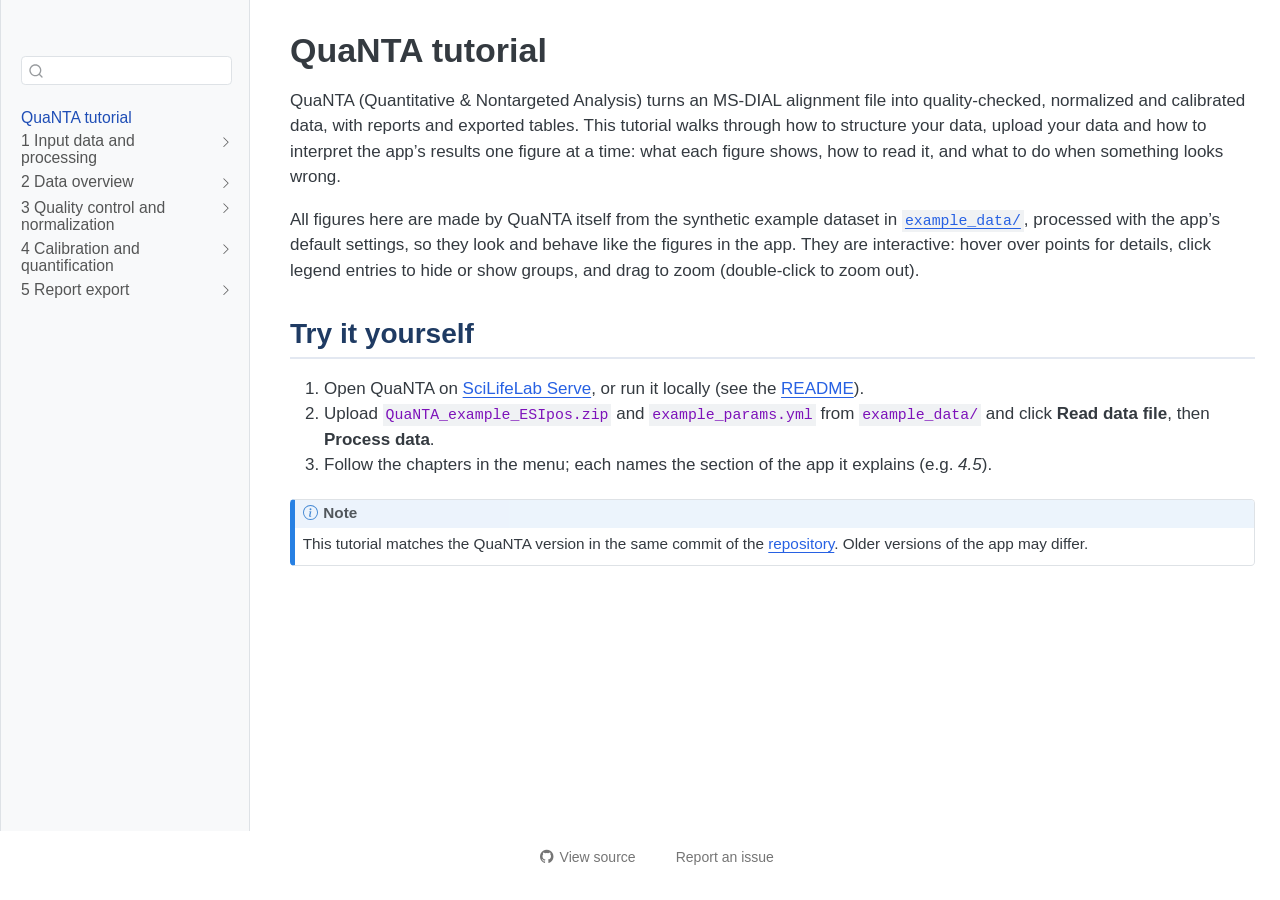
<file: index.html>
<!DOCTYPE html>
<html xmlns="http://www.w3.org/1999/xhtml" lang="en" xml:lang="en"><head>

<meta charset="utf-8">
<meta name="generator" content="quarto-1.8.25">

<meta name="viewport" content="width=device-width, initial-scale=1.0, user-scalable=yes">


<title>QuaNTA tutorial – Introduction</title>
<style>
code{white-space: pre-wrap;}
span.smallcaps{font-variant: small-caps;}
div.columns{display: flex; gap: min(4vw, 1.5em);}
div.column{flex: auto; overflow-x: auto;}
div.hanging-indent{margin-left: 1.5em; text-indent: -1.5em;}
ul.task-list{list-style: none;}
ul.task-list li input[type="checkbox"] {
  width: 0.8em;
  margin: 0 0.8em 0.2em -1em; /* quarto-specific, see https://github.com/quarto-dev/quarto-cli/issues/4556 */ 
  vertical-align: middle;
}
</style>


<script src="site_libs/quarto-nav/quarto-nav.js"></script>
<script src="site_libs/quarto-nav/headroom.min.js"></script>
<script src="site_libs/clipboard/clipboard.min.js"></script>
<script src="site_libs/quarto-search/autocomplete.umd.js"></script>
<script src="site_libs/quarto-search/fuse.min.js"></script>
<script src="site_libs/quarto-search/quarto-search.js"></script>
<meta name="quarto:offset" content="./">
<script src="site_libs/quarto-html/quarto.js" type="module"></script>
<script src="site_libs/quarto-html/tabsets/tabsets.js" type="module"></script>
<script src="site_libs/quarto-html/axe/axe-check.js" type="module"></script>
<script src="site_libs/quarto-html/popper.min.js"></script>
<script src="site_libs/quarto-html/tippy.umd.min.js"></script>
<script src="site_libs/quarto-html/anchor.min.js"></script>
<link href="site_libs/quarto-html/tippy.css" rel="stylesheet">
<link href="site_libs/quarto-html/quarto-syntax-highlighting-7b89279ff1a6dce999919e0e67d4d9ec.css" rel="stylesheet" id="quarto-text-highlighting-styles">
<script src="site_libs/bootstrap/bootstrap.min.js"></script>
<link href="site_libs/bootstrap/bootstrap-icons.css" rel="stylesheet">
<link href="site_libs/bootstrap/bootstrap-c1517bce7df8958a8506402badb32ae7.min.css" rel="stylesheet" append-hash="true" id="quarto-bootstrap" data-mode="light">
<script id="quarto-search-options" type="application/json">{
  "location": "sidebar",
  "copy-button": false,
  "collapse-after": 3,
  "panel-placement": "start",
  "type": "textbox",
  "limit": 50,
  "keyboard-shortcut": [
    "f",
    "/",
    "s"
  ],
  "show-item-context": false,
  "language": {
    "search-no-results-text": "No results",
    "search-matching-documents-text": "matching documents",
    "search-copy-link-title": "Copy link to search",
    "search-hide-matches-text": "Hide additional matches",
    "search-more-match-text": "more match in this document",
    "search-more-matches-text": "more matches in this document",
    "search-clear-button-title": "Clear",
    "search-text-placeholder": "",
    "search-detached-cancel-button-title": "Cancel",
    "search-submit-button-title": "Submit",
    "search-label": "Search"
  }
}</script>


<link rel="stylesheet" href="styles.css">
</head>

<body class="nav-sidebar docked fullcontent quarto-light">

<div id="quarto-search-results"></div>
  <header id="quarto-header" class="headroom fixed-top">
  <nav class="quarto-secondary-nav">
    <div class="container-fluid d-flex">
      <button type="button" class="quarto-btn-toggle btn" data-bs-toggle="collapse" role="button" data-bs-target=".quarto-sidebar-collapse-item" aria-controls="quarto-sidebar" aria-expanded="false" aria-label="Toggle sidebar navigation" onclick="if (window.quartoToggleHeadroom) { window.quartoToggleHeadroom(); }">
        <i class="bi bi-layout-text-sidebar-reverse"></i>
      </button>
        <nav class="quarto-page-breadcrumbs" aria-label="breadcrumb"><ol class="breadcrumb"><li class="breadcrumb-item"><a href="./index.html">QuaNTA tutorial</a></li></ol></nav>
        <a class="flex-grow-1" role="navigation" data-bs-toggle="collapse" data-bs-target=".quarto-sidebar-collapse-item" aria-controls="quarto-sidebar" aria-expanded="false" aria-label="Toggle sidebar navigation" onclick="if (window.quartoToggleHeadroom) { window.quartoToggleHeadroom(); }">      
        </a>
      <button type="button" class="btn quarto-search-button" aria-label="Search" onclick="window.quartoOpenSearch();">
        <i class="bi bi-search"></i>
      </button>
    </div>
  </nav>
</header>
<!-- content -->
<div id="quarto-content" class="quarto-container page-columns page-rows-contents page-layout-article">
<!-- sidebar -->
  <nav id="quarto-sidebar" class="sidebar collapse collapse-horizontal quarto-sidebar-collapse-item sidebar-navigation docked overflow-auto">
    <div class="pt-lg-2 mt-2 text-left sidebar-header">
      <a href="./index.html" class="sidebar-logo-link">
      </a>
      </div>
        <div class="mt-2 flex-shrink-0 align-items-center">
        <div class="sidebar-search">
        <div id="quarto-search" class="" title="Search"></div>
        </div>
        </div>
    <div class="sidebar-menu-container"> 
    <ul class="list-unstyled mt-1">
        <li class="sidebar-item">
  <div class="sidebar-item-container"> 
  <a href="./index.html" class="sidebar-item-text sidebar-link active">
 <span class="menu-text">QuaNTA tutorial</span></a>
  </div>
</li>
        <li class="sidebar-item sidebar-item-section">
      <div class="sidebar-item-container"> 
            <a href="./data-and-upload.html" class="sidebar-item-text sidebar-link">
 <span class="menu-text">1 Input data and processing</span></a>
          <a class="sidebar-item-toggle text-start collapsed" data-bs-toggle="collapse" data-bs-target="#quarto-sidebar-section-1" role="navigation" aria-expanded="false" aria-label="Toggle section">
            <i class="bi bi-chevron-right ms-2"></i>
          </a> 
      </div>
      <ul id="quarto-sidebar-section-1" class="collapse list-unstyled sidebar-section depth1 ">  
          <li class="sidebar-item sidebar-item-section">
      <div class="sidebar-item-container"> 
            <a href="./data-and-upload.html#file-structure" class="sidebar-item-text sidebar-link">
 <span class="menu-text">File structure</span></a>
          <a class="sidebar-item-toggle text-start collapsed" data-bs-toggle="collapse" data-bs-target="#quarto-sidebar-section-2" role="navigation" aria-expanded="false" aria-label="Toggle section">
            <i class="bi bi-chevron-right ms-2"></i>
          </a> 
      </div>
      <ul id="quarto-sidebar-section-2" class="collapse list-unstyled sidebar-section depth2 ">  
          <li class="sidebar-item">
  <div class="sidebar-item-container"> 
  <a href="./data-and-upload.html#the-four-sample-rows" class="sidebar-item-text sidebar-link">
 <span class="menu-text">The four sample rows</span></a>
  </div>
</li>
          <li class="sidebar-item">
  <div class="sidebar-item-container"> 
  <a href="./data-and-upload.html#the-feature-columns" class="sidebar-item-text sidebar-link">
 <span class="menu-text">The feature columns</span></a>
  </div>
</li>
          <li class="sidebar-item">
  <div class="sidebar-item-container"> 
  <a href="./data-and-upload.html#naming-conventions" class="sidebar-item-text sidebar-link">
 <span class="menu-text">Naming conventions</span></a>
  </div>
</li>
          <li class="sidebar-item">
  <div class="sidebar-item-container"> 
  <a href="./data-and-upload.html#example-dataset" class="sidebar-item-text sidebar-link">
 <span class="menu-text">Example dataset</span></a>
  </div>
</li>
      </ul>
  </li>
          <li class="sidebar-item">
  <div class="sidebar-item-container"> 
  <a href="./data-and-upload.html#uploading-and-reading" class="sidebar-item-text sidebar-link">
 <span class="menu-text">Uploading and reading</span></a>
  </div>
</li>
          <li class="sidebar-item">
  <div class="sidebar-item-container"> 
  <a href="./data-and-upload.html#processing-settings" class="sidebar-item-text sidebar-link">
 <span class="menu-text">Processing settings</span></a>
  </div>
</li>
      </ul>
  </li>
        <li class="sidebar-item sidebar-item-section">
      <div class="sidebar-item-container"> 
            <a href="./data-overview.html" class="sidebar-item-text sidebar-link">
 <span class="menu-text">2 Data overview</span></a>
          <a class="sidebar-item-toggle text-start collapsed" data-bs-toggle="collapse" data-bs-target="#quarto-sidebar-section-3" role="navigation" aria-expanded="false" aria-label="Toggle section">
            <i class="bi bi-chevron-right ms-2"></i>
          </a> 
      </div>
      <ul id="quarto-sidebar-section-3" class="collapse list-unstyled sidebar-section depth1 ">  
          <li class="sidebar-item">
  <div class="sidebar-item-container"> 
  <a href="./data-overview.html#samples-by-category" class="sidebar-item-text sidebar-link">
 <span class="menu-text">2.1 Samples by category</span></a>
  </div>
</li>
          <li class="sidebar-item">
  <div class="sidebar-item-container"> 
  <a href="./data-overview.html#calibration-levels" class="sidebar-item-text sidebar-link">
 <span class="menu-text">2.2 Calibration levels</span></a>
  </div>
</li>
          <li class="sidebar-item">
  <div class="sidebar-item-container"> 
  <a href="./data-overview.html#classes-of-analytes" class="sidebar-item-text sidebar-link">
 <span class="menu-text">2.3 Classes of analytes</span></a>
  </div>
</li>
          <li class="sidebar-item">
  <div class="sidebar-item-container"> 
  <a href="./data-overview.html#features-by-mz-and-retention-time" class="sidebar-item-text sidebar-link">
 <span class="menu-text">2.4 Features by m/z and RT</span></a>
  </div>
</li>
          <li class="sidebar-item">
  <div class="sidebar-item-container"> 
  <a href="./data-overview.html#distribution-of-mz" class="sidebar-item-text sidebar-link">
 <span class="menu-text">2.5 Distribution of m/z</span></a>
  </div>
</li>
          <li class="sidebar-item">
  <div class="sidebar-item-container"> 
  <a href="./data-overview.html#distribution-of-intensities" class="sidebar-item-text sidebar-link">
 <span class="menu-text">2.6 Distribution of intensities</span></a>
  </div>
</li>
      </ul>
  </li>
        <li class="sidebar-item sidebar-item-section">
      <div class="sidebar-item-container"> 
            <a class="sidebar-item-text sidebar-link text-start collapsed" data-bs-toggle="collapse" data-bs-target="#quarto-sidebar-section-4" role="navigation" aria-expanded="false">
 <span class="menu-text">3 Quality control and normalization</span></a>
          <a class="sidebar-item-toggle text-start collapsed" data-bs-toggle="collapse" data-bs-target="#quarto-sidebar-section-4" role="navigation" aria-expanded="false" aria-label="Toggle section">
            <i class="bi bi-chevron-right ms-2"></i>
          </a> 
      </div>
      <ul id="quarto-sidebar-section-4" class="collapse list-unstyled sidebar-section depth1 ">  
          <li class="sidebar-item sidebar-item-section">
      <div class="sidebar-item-container"> 
            <a href="./internal-standards.html" class="sidebar-item-text sidebar-link">
 <span class="menu-text">Internal standards and outliers (3.1–3.7)</span></a>
          <a class="sidebar-item-toggle text-start collapsed" data-bs-toggle="collapse" data-bs-target="#quarto-sidebar-section-5" role="navigation" aria-expanded="false" aria-label="Toggle section">
            <i class="bi bi-chevron-right ms-2"></i>
          </a> 
      </div>
      <ul id="quarto-sidebar-section-5" class="collapse list-unstyled sidebar-section depth2 ">  
          <li class="sidebar-item">
  <div class="sidebar-item-container"> 
  <a href="./internal-standards.html#internal-standards" class="sidebar-item-text sidebar-link">
 <span class="menu-text">3.1 Internal standards</span></a>
  </div>
</li>
          <li class="sidebar-item">
  <div class="sidebar-item-container"> 
  <a href="./internal-standards.html#failed-internal-standards" class="sidebar-item-text sidebar-link">
 <span class="menu-text">3.2 Failed internal standards</span></a>
  </div>
</li>
          <li class="sidebar-item">
  <div class="sidebar-item-container"> 
  <a href="./internal-standards.html#outlier-samples" class="sidebar-item-text sidebar-link">
 <span class="menu-text">3.3 Outlier samples</span></a>
  </div>
</li>
          <li class="sidebar-item">
  <div class="sidebar-item-container"> 
  <a href="./internal-standards.html#raw-rsd-of-the-selected-is" class="sidebar-item-text sidebar-link">
 <span class="menu-text">3.4 Raw RSD% of the selected IS</span></a>
  </div>
</li>
          <li class="sidebar-item">
  <div class="sidebar-item-container"> 
  <a href="./internal-standards.html#distribution-of-the-selected-is" class="sidebar-item-text sidebar-link">
 <span class="menu-text">3.5 Distribution of the selected IS</span></a>
  </div>
</li>
          <li class="sidebar-item">
  <div class="sidebar-item-container"> 
  <a href="./internal-standards.html#volumetric-internal-standard" class="sidebar-item-text sidebar-link">
 <span class="menu-text">3.6 Volumetric internal standard</span></a>
  </div>
</li>
          <li class="sidebar-item">
  <div class="sidebar-item-container"> 
  <a href="./internal-standards.html#internal-standards-over-the-sequence" class="sidebar-item-text sidebar-link">
 <span class="menu-text">3.7 IS over the sequence</span></a>
  </div>
</li>
      </ul>
  </li>
          <li class="sidebar-item sidebar-item-section">
      <div class="sidebar-item-container"> 
            <a href="./normalization-and-blanks.html" class="sidebar-item-text sidebar-link">
 <span class="menu-text">Normalization, filters and blanks (3.8–3.11)</span></a>
          <a class="sidebar-item-toggle text-start collapsed" data-bs-toggle="collapse" data-bs-target="#quarto-sidebar-section-6" role="navigation" aria-expanded="false" aria-label="Toggle section">
            <i class="bi bi-chevron-right ms-2"></i>
          </a> 
      </div>
      <ul id="quarto-sidebar-section-6" class="collapse list-unstyled sidebar-section depth2 ">  
          <li class="sidebar-item">
  <div class="sidebar-item-container"> 
  <a href="./normalization-and-blanks.html#comparison-of-normalization-methods" class="sidebar-item-text sidebar-link">
 <span class="menu-text">3.8 Normalization methods</span></a>
  </div>
</li>
          <li class="sidebar-item">
  <div class="sidebar-item-container"> 
  <a href="./normalization-and-blanks.html#rsd-values" class="sidebar-item-text sidebar-link">
 <span class="menu-text">3.9 RSD% values</span></a>
  </div>
</li>
          <li class="sidebar-item">
  <div class="sidebar-item-container"> 
  <a href="./normalization-and-blanks.html#removed-features" class="sidebar-item-text sidebar-link">
 <span class="menu-text">3.10 Removed features</span></a>
  </div>
</li>
          <li class="sidebar-item">
  <div class="sidebar-item-container"> 
  <a href="./normalization-and-blanks.html#blanks-compared-to-samples" class="sidebar-item-text sidebar-link">
 <span class="menu-text">3.11 Blanks compared to samples</span></a>
  </div>
</li>
      </ul>
  </li>
      </ul>
  </li>
        <li class="sidebar-item sidebar-item-section">
      <div class="sidebar-item-container"> 
            <a class="sidebar-item-text sidebar-link text-start collapsed" data-bs-toggle="collapse" data-bs-target="#quarto-sidebar-section-7" role="navigation" aria-expanded="false">
 <span class="menu-text">4 Calibration and quantification</span></a>
          <a class="sidebar-item-toggle text-start collapsed" data-bs-toggle="collapse" data-bs-target="#quarto-sidebar-section-7" role="navigation" aria-expanded="false" aria-label="Toggle section">
            <i class="bi bi-chevron-right ms-2"></i>
          </a> 
      </div>
      <ul id="quarto-sidebar-section-7" class="collapse list-unstyled sidebar-section depth1 ">  
          <li class="sidebar-item sidebar-item-section">
      <div class="sidebar-item-container"> 
            <a href="./calibration-limits.html" class="sidebar-item-text sidebar-link">
 <span class="menu-text">Calibration limits (4.1–4.3)</span></a>
          <a class="sidebar-item-toggle text-start collapsed" data-bs-toggle="collapse" data-bs-target="#quarto-sidebar-section-8" role="navigation" aria-expanded="false" aria-label="Toggle section">
            <i class="bi bi-chevron-right ms-2"></i>
          </a> 
      </div>
      <ul id="quarto-sidebar-section-8" class="collapse list-unstyled sidebar-section depth2 ">  
          <li class="sidebar-item">
  <div class="sidebar-item-container"> 
  <a href="./calibration-limits.html#calibration-curve-samples" class="sidebar-item-text sidebar-link">
 <span class="menu-text">4.1 Calibration curve samples</span></a>
  </div>
</li>
          <li class="sidebar-item">
  <div class="sidebar-item-container"> 
  <a href="./calibration-limits.html#calibration-curve-limits" class="sidebar-item-text sidebar-link">
 <span class="menu-text">4.2 Calibration curve limits</span></a>
  </div>
</li>
          <li class="sidebar-item">
  <div class="sidebar-item-container"> 
  <a href="./calibration-limits.html#chemicals-with-concentrations" class="sidebar-item-text sidebar-link">
 <span class="menu-text">4.3 Chemicals with concentrations</span></a>
  </div>
</li>
      </ul>
  </li>
          <li class="sidebar-item">
  <div class="sidebar-item-container"> 
  <a href="./calibration-curves.html" class="sidebar-item-text sidebar-link">
 <span class="menu-text">4.4 Calibration curves per chemical</span></a>
  </div>
</li>
          <li class="sidebar-item sidebar-item-section">
      <div class="sidebar-item-container"> 
            <a href="./concentrations.html" class="sidebar-item-text sidebar-link">
 <span class="menu-text">Concentrations (4.5 and 4.6)</span></a>
          <a class="sidebar-item-toggle text-start collapsed" data-bs-toggle="collapse" data-bs-target="#quarto-sidebar-section-9" role="navigation" aria-expanded="false" aria-label="Toggle section">
            <i class="bi bi-chevron-right ms-2"></i>
          </a> 
      </div>
      <ul id="quarto-sidebar-section-9" class="collapse list-unstyled sidebar-section depth2 ">  
          <li class="sidebar-item">
  <div class="sidebar-item-container"> 
  <a href="./concentrations.html#concentration-per-class" class="sidebar-item-text sidebar-link">
 <span class="menu-text">4.5 Concentration per class</span></a>
  </div>
</li>
          <li class="sidebar-item">
  <div class="sidebar-item-container"> 
  <a href="./concentrations.html#qc-samples" class="sidebar-item-text sidebar-link">
 <span class="menu-text">4.6 QC samples</span></a>
  </div>
</li>
      </ul>
  </li>
      </ul>
  </li>
        <li class="sidebar-item sidebar-item-section">
      <div class="sidebar-item-container"> 
            <a class="sidebar-item-text sidebar-link text-start collapsed" data-bs-toggle="collapse" data-bs-target="#quarto-sidebar-section-10" role="navigation" aria-expanded="false">
 <span class="menu-text">5 Report export</span></a>
          <a class="sidebar-item-toggle text-start collapsed" data-bs-toggle="collapse" data-bs-target="#quarto-sidebar-section-10" role="navigation" aria-expanded="false" aria-label="Toggle section">
            <i class="bi bi-chevron-right ms-2"></i>
          </a> 
      </div>
      <ul id="quarto-sidebar-section-10" class="collapse list-unstyled sidebar-section depth1 ">  
          <li class="sidebar-item sidebar-item-section">
      <div class="sidebar-item-container"> 
            <a href="./reports-and-exports.html" class="sidebar-item-text sidebar-link">
 <span class="menu-text">Reports and exported tables</span></a>
          <a class="sidebar-item-toggle text-start collapsed" data-bs-toggle="collapse" data-bs-target="#quarto-sidebar-section-11" role="navigation" aria-expanded="false" aria-label="Toggle section">
            <i class="bi bi-chevron-right ms-2"></i>
          </a> 
      </div>
      <ul id="quarto-sidebar-section-11" class="collapse list-unstyled sidebar-section depth2 ">  
          <li class="sidebar-item">
  <div class="sidebar-item-container"> 
  <a href="./reports-and-exports.html#final-normalization-method" class="sidebar-item-text sidebar-link">
 <span class="menu-text">Final normalization method</span></a>
  </div>
</li>
          <li class="sidebar-item">
  <div class="sidebar-item-container"> 
  <a href="./reports-and-exports.html#reports" class="sidebar-item-text sidebar-link">
 <span class="menu-text">Reports</span></a>
  </div>
</li>
          <li class="sidebar-item">
  <div class="sidebar-item-container"> 
  <a href="./reports-and-exports.html#exported-tables" class="sidebar-item-text sidebar-link">
 <span class="menu-text">Exported tables</span></a>
  </div>
</li>
          <li class="sidebar-item">
  <div class="sidebar-item-container"> 
  <a href="./reports-and-exports.html#processing-history" class="sidebar-item-text sidebar-link">
 <span class="menu-text">Processing history</span></a>
  </div>
</li>
      </ul>
  </li>
      </ul>
  </li>
    </ul>
    </div>
</nav>
<div id="quarto-sidebar-glass" class="quarto-sidebar-collapse-item" data-bs-toggle="collapse" data-bs-target=".quarto-sidebar-collapse-item"></div>
<!-- margin-sidebar -->
    
<!-- main -->
<main class="content" id="quarto-document-content">

<header id="title-block-header" class="quarto-title-block default">
<div class="quarto-title">
<h1 class="title">QuaNTA tutorial</h1>
</div>



<div class="quarto-title-meta">

    
  
    
  </div>
  


</header>


<p>QuaNTA (Quantitative &amp; Nontargeted Analysis) turns an MS-DIAL alignment file into quality-checked, normalized and calibrated data, with reports and exported tables. This tutorial walks through how to structure your data, upload your data and how to interpret the app’s results one figure at a time: what each figure shows, how to read it, and what to do when something looks wrong.</p>
<p>All figures here are made by QuaNTA itself from the synthetic example dataset in <a href="https://github.com/Exposomics-SciLifeLab/QuaNTA/tree/main/example_data"><code>example_data/</code></a>, processed with the app’s default settings, so they look and behave like the figures in the app. They are interactive: hover over points for details, click legend entries to hide or show groups, and drag to zoom (double-click to zoom out).</p>
<section id="try-it-yourself" class="level2">
<h2 class="anchored" data-anchor-id="try-it-yourself">Try it yourself</h2>
<ol type="1">
<li>Open QuaNTA on <a href="https://serve.scilifelab.se">SciLifeLab Serve</a>, or run it locally (see the <a href="https://github.com/Exposomics-SciLifeLab/QuaNTA#readme">README</a>).</li>
<li>Upload <code>QuaNTA_example_ESIpos.zip</code> and <code>example_params.yml</code> from <code>example_data/</code> and click <strong>Read data file</strong>, then <strong>Process data</strong>.</li>
<li>Follow the chapters in the menu; each names the section of the app it explains (e.g.&nbsp;<em>4.5</em>).</li>
</ol>
<div class="callout callout-style-default callout-note callout-titled">
<div class="callout-header d-flex align-content-center">
<div class="callout-icon-container">
<i class="callout-icon"></i>
</div>
<div class="callout-title-container flex-fill">
Note
</div>
</div>
<div class="callout-body-container callout-body">
<p>This tutorial matches the QuaNTA version in the same commit of the <a href="https://github.com/Exposomics-SciLifeLab/QuaNTA">repository</a>. Older versions of the app may differ.</p>
</div>
</div>


</section>

</main> <!-- /main -->
<script id="quarto-html-after-body" type="application/javascript">
  window.document.addEventListener("DOMContentLoaded", function (event) {
    const icon = "";
    const anchorJS = new window.AnchorJS();
    anchorJS.options = {
      placement: 'right',
      icon: icon
    };
    anchorJS.add('.anchored');
    const isCodeAnnotation = (el) => {
      for (const clz of el.classList) {
        if (clz.startsWith('code-annotation-')) {                     
          return true;
        }
      }
      return false;
    }
    const onCopySuccess = function(e) {
      // button target
      const button = e.trigger;
      // don't keep focus
      button.blur();
      // flash "checked"
      button.classList.add('code-copy-button-checked');
      var currentTitle = button.getAttribute("title");
      button.setAttribute("title", "Copied!");
      let tooltip;
      if (window.bootstrap) {
        button.setAttribute("data-bs-toggle", "tooltip");
        button.setAttribute("data-bs-placement", "left");
        button.setAttribute("data-bs-title", "Copied!");
        tooltip = new bootstrap.Tooltip(button, 
          { trigger: "manual", 
            customClass: "code-copy-button-tooltip",
            offset: [0, -8]});
        tooltip.show();    
      }
      setTimeout(function() {
        if (tooltip) {
          tooltip.hide();
          button.removeAttribute("data-bs-title");
          button.removeAttribute("data-bs-toggle");
          button.removeAttribute("data-bs-placement");
        }
        button.setAttribute("title", currentTitle);
        button.classList.remove('code-copy-button-checked');
      }, 1000);
      // clear code selection
      e.clearSelection();
    }
    const getTextToCopy = function(trigger) {
      const outerScaffold = trigger.parentElement.cloneNode(true);
      const codeEl = outerScaffold.querySelector('code');
      for (const childEl of codeEl.children) {
        if (isCodeAnnotation(childEl)) {
          childEl.remove();
        }
      }
      return codeEl.innerText;
    }
    const clipboard = new window.ClipboardJS('.code-copy-button:not([data-in-quarto-modal])', {
      text: getTextToCopy
    });
    clipboard.on('success', onCopySuccess);
    if (window.document.getElementById('quarto-embedded-source-code-modal')) {
      const clipboardModal = new window.ClipboardJS('.code-copy-button[data-in-quarto-modal]', {
        text: getTextToCopy,
        container: window.document.getElementById('quarto-embedded-source-code-modal')
      });
      clipboardModal.on('success', onCopySuccess);
    }
      var localhostRegex = new RegExp(/^(?:http|https):\/\/localhost\:?[0-9]*\//);
      var mailtoRegex = new RegExp(/^mailto:/);
        var filterRegex = new RegExp("https:\/\/Exposomics-SciLifeLab\.github\.io\/QuaNTA\/");
      var isInternal = (href) => {
          return filterRegex.test(href) || localhostRegex.test(href) || mailtoRegex.test(href);
      }
      // Inspect non-navigation links and adorn them if external
     var links = window.document.querySelectorAll('a[href]:not(.nav-link):not(.navbar-brand):not(.toc-action):not(.sidebar-link):not(.sidebar-item-toggle):not(.pagination-link):not(.no-external):not([aria-hidden]):not(.dropdown-item):not(.quarto-navigation-tool):not(.about-link)');
      for (var i=0; i<links.length; i++) {
        const link = links[i];
        if (!isInternal(link.href)) {
          // undo the damage that might have been done by quarto-nav.js in the case of
          // links that we want to consider external
          if (link.dataset.originalHref !== undefined) {
            link.href = link.dataset.originalHref;
          }
        }
      }
    function tippyHover(el, contentFn, onTriggerFn, onUntriggerFn) {
      const config = {
        allowHTML: true,
        maxWidth: 500,
        delay: 100,
        arrow: false,
        appendTo: function(el) {
            return el.parentElement;
        },
        interactive: true,
        interactiveBorder: 10,
        theme: 'quarto',
        placement: 'bottom-start',
      };
      if (contentFn) {
        config.content = contentFn;
      }
      if (onTriggerFn) {
        config.onTrigger = onTriggerFn;
      }
      if (onUntriggerFn) {
        config.onUntrigger = onUntriggerFn;
      }
      window.tippy(el, config); 
    }
    const noterefs = window.document.querySelectorAll('a[role="doc-noteref"]');
    for (var i=0; i<noterefs.length; i++) {
      const ref = noterefs[i];
      tippyHover(ref, function() {
        // use id or data attribute instead here
        let href = ref.getAttribute('data-footnote-href') || ref.getAttribute('href');
        try { href = new URL(href).hash; } catch {}
        const id = href.replace(/^#\/?/, "");
        const note = window.document.getElementById(id);
        if (note) {
          return note.innerHTML;
        } else {
          return "";
        }
      });
    }
    const xrefs = window.document.querySelectorAll('a.quarto-xref');
    const processXRef = (id, note) => {
      // Strip column container classes
      const stripColumnClz = (el) => {
        el.classList.remove("page-full", "page-columns");
        if (el.children) {
          for (const child of el.children) {
            stripColumnClz(child);
          }
        }
      }
      stripColumnClz(note)
      if (id === null || id.startsWith('sec-')) {
        // Special case sections, only their first couple elements
        const container = document.createElement("div");
        if (note.children && note.children.length > 2) {
          container.appendChild(note.children[0].cloneNode(true));
          for (let i = 1; i < note.children.length; i++) {
            const child = note.children[i];
            if (child.tagName === "P" && child.innerText === "") {
              continue;
            } else {
              container.appendChild(child.cloneNode(true));
              break;
            }
          }
          if (window.Quarto?.typesetMath) {
            window.Quarto.typesetMath(container);
          }
          return container.innerHTML
        } else {
          if (window.Quarto?.typesetMath) {
            window.Quarto.typesetMath(note);
          }
          return note.innerHTML;
        }
      } else {
        // Remove any anchor links if they are present
        const anchorLink = note.querySelector('a.anchorjs-link');
        if (anchorLink) {
          anchorLink.remove();
        }
        if (window.Quarto?.typesetMath) {
          window.Quarto.typesetMath(note);
        }
        if (note.classList.contains("callout")) {
          return note.outerHTML;
        } else {
          return note.innerHTML;
        }
      }
    }
    for (var i=0; i<xrefs.length; i++) {
      const xref = xrefs[i];
      tippyHover(xref, undefined, function(instance) {
        instance.disable();
        let url = xref.getAttribute('href');
        let hash = undefined; 
        if (url.startsWith('#')) {
          hash = url;
        } else {
          try { hash = new URL(url).hash; } catch {}
        }
        if (hash) {
          const id = hash.replace(/^#\/?/, "");
          const note = window.document.getElementById(id);
          if (note !== null) {
            try {
              const html = processXRef(id, note.cloneNode(true));
              instance.setContent(html);
            } finally {
              instance.enable();
              instance.show();
            }
          } else {
            // See if we can fetch this
            fetch(url.split('#')[0])
            .then(res => res.text())
            .then(html => {
              const parser = new DOMParser();
              const htmlDoc = parser.parseFromString(html, "text/html");
              const note = htmlDoc.getElementById(id);
              if (note !== null) {
                const html = processXRef(id, note);
                instance.setContent(html);
              } 
            }).finally(() => {
              instance.enable();
              instance.show();
            });
          }
        } else {
          // See if we can fetch a full url (with no hash to target)
          // This is a special case and we should probably do some content thinning / targeting
          fetch(url)
          .then(res => res.text())
          .then(html => {
            const parser = new DOMParser();
            const htmlDoc = parser.parseFromString(html, "text/html");
            const note = htmlDoc.querySelector('main.content');
            if (note !== null) {
              // This should only happen for chapter cross references
              // (since there is no id in the URL)
              // remove the first header
              if (note.children.length > 0 && note.children[0].tagName === "HEADER") {
                note.children[0].remove();
              }
              const html = processXRef(null, note);
              instance.setContent(html);
            } 
          }).finally(() => {
            instance.enable();
            instance.show();
          });
        }
      }, function(instance) {
      });
    }
        let selectedAnnoteEl;
        const selectorForAnnotation = ( cell, annotation) => {
          let cellAttr = 'data-code-cell="' + cell + '"';
          let lineAttr = 'data-code-annotation="' +  annotation + '"';
          const selector = 'span[' + cellAttr + '][' + lineAttr + ']';
          return selector;
        }
        const selectCodeLines = (annoteEl) => {
          const doc = window.document;
          const targetCell = annoteEl.getAttribute("data-target-cell");
          const targetAnnotation = annoteEl.getAttribute("data-target-annotation");
          const annoteSpan = window.document.querySelector(selectorForAnnotation(targetCell, targetAnnotation));
          const lines = annoteSpan.getAttribute("data-code-lines").split(",");
          const lineIds = lines.map((line) => {
            return targetCell + "-" + line;
          })
          let top = null;
          let height = null;
          let parent = null;
          if (lineIds.length > 0) {
              //compute the position of the single el (top and bottom and make a div)
              const el = window.document.getElementById(lineIds[0]);
              top = el.offsetTop;
              height = el.offsetHeight;
              parent = el.parentElement.parentElement;
            if (lineIds.length > 1) {
              const lastEl = window.document.getElementById(lineIds[lineIds.length - 1]);
              const bottom = lastEl.offsetTop + lastEl.offsetHeight;
              height = bottom - top;
            }
            if (top !== null && height !== null && parent !== null) {
              // cook up a div (if necessary) and position it 
              let div = window.document.getElementById("code-annotation-line-highlight");
              if (div === null) {
                div = window.document.createElement("div");
                div.setAttribute("id", "code-annotation-line-highlight");
                div.style.position = 'absolute';
                parent.appendChild(div);
              }
              div.style.top = top - 2 + "px";
              div.style.height = height + 4 + "px";
              div.style.left = 0;
              let gutterDiv = window.document.getElementById("code-annotation-line-highlight-gutter");
              if (gutterDiv === null) {
                gutterDiv = window.document.createElement("div");
                gutterDiv.setAttribute("id", "code-annotation-line-highlight-gutter");
                gutterDiv.style.position = 'absolute';
                const codeCell = window.document.getElementById(targetCell);
                const gutter = codeCell.querySelector('.code-annotation-gutter');
                gutter.appendChild(gutterDiv);
              }
              gutterDiv.style.top = top - 2 + "px";
              gutterDiv.style.height = height + 4 + "px";
            }
            selectedAnnoteEl = annoteEl;
          }
        };
        const unselectCodeLines = () => {
          const elementsIds = ["code-annotation-line-highlight", "code-annotation-line-highlight-gutter"];
          elementsIds.forEach((elId) => {
            const div = window.document.getElementById(elId);
            if (div) {
              div.remove();
            }
          });
          selectedAnnoteEl = undefined;
        };
          // Handle positioning of the toggle
      window.addEventListener(
        "resize",
        throttle(() => {
          elRect = undefined;
          if (selectedAnnoteEl) {
            selectCodeLines(selectedAnnoteEl);
          }
        }, 10)
      );
      function throttle(fn, ms) {
      let throttle = false;
      let timer;
        return (...args) => {
          if(!throttle) { // first call gets through
              fn.apply(this, args);
              throttle = true;
          } else { // all the others get throttled
              if(timer) clearTimeout(timer); // cancel #2
              timer = setTimeout(() => {
                fn.apply(this, args);
                timer = throttle = false;
              }, ms);
          }
        };
      }
        // Attach click handler to the DT
        const annoteDls = window.document.querySelectorAll('dt[data-target-cell]');
        for (const annoteDlNode of annoteDls) {
          annoteDlNode.addEventListener('click', (event) => {
            const clickedEl = event.target;
            if (clickedEl !== selectedAnnoteEl) {
              unselectCodeLines();
              const activeEl = window.document.querySelector('dt[data-target-cell].code-annotation-active');
              if (activeEl) {
                activeEl.classList.remove('code-annotation-active');
              }
              selectCodeLines(clickedEl);
              clickedEl.classList.add('code-annotation-active');
            } else {
              // Unselect the line
              unselectCodeLines();
              clickedEl.classList.remove('code-annotation-active');
            }
          });
        }
    const findCites = (el) => {
      const parentEl = el.parentElement;
      if (parentEl) {
        const cites = parentEl.dataset.cites;
        if (cites) {
          return {
            el,
            cites: cites.split(' ')
          };
        } else {
          return findCites(el.parentElement)
        }
      } else {
        return undefined;
      }
    };
    var bibliorefs = window.document.querySelectorAll('a[role="doc-biblioref"]');
    for (var i=0; i<bibliorefs.length; i++) {
      const ref = bibliorefs[i];
      const citeInfo = findCites(ref);
      if (citeInfo) {
        tippyHover(citeInfo.el, function() {
          var popup = window.document.createElement('div');
          citeInfo.cites.forEach(function(cite) {
            var citeDiv = window.document.createElement('div');
            citeDiv.classList.add('hanging-indent');
            citeDiv.classList.add('csl-entry');
            var biblioDiv = window.document.getElementById('ref-' + cite);
            if (biblioDiv) {
              citeDiv.innerHTML = biblioDiv.innerHTML;
            }
            popup.appendChild(citeDiv);
          });
          return popup.innerHTML;
        });
      }
    }
  });
  </script>
</div> <!-- /content -->




<footer class="footer"><div class="nav-footer"><div class="nav-footer-center"><div class="toc-actions"><ul><li><a href="https://github.com/Exposomics-SciLifeLab/QuaNTA/blob/main/tutorial/index.qmd" class="toc-action"><i class="bi bi-github"></i>View source</a></li><li><a href="https://github.com/Exposomics-SciLifeLab/QuaNTA/issues/new" class="toc-action"><i class="bi empty"></i>Report an issue</a></li></ul></div></div></div></footer></body></html>
</file>
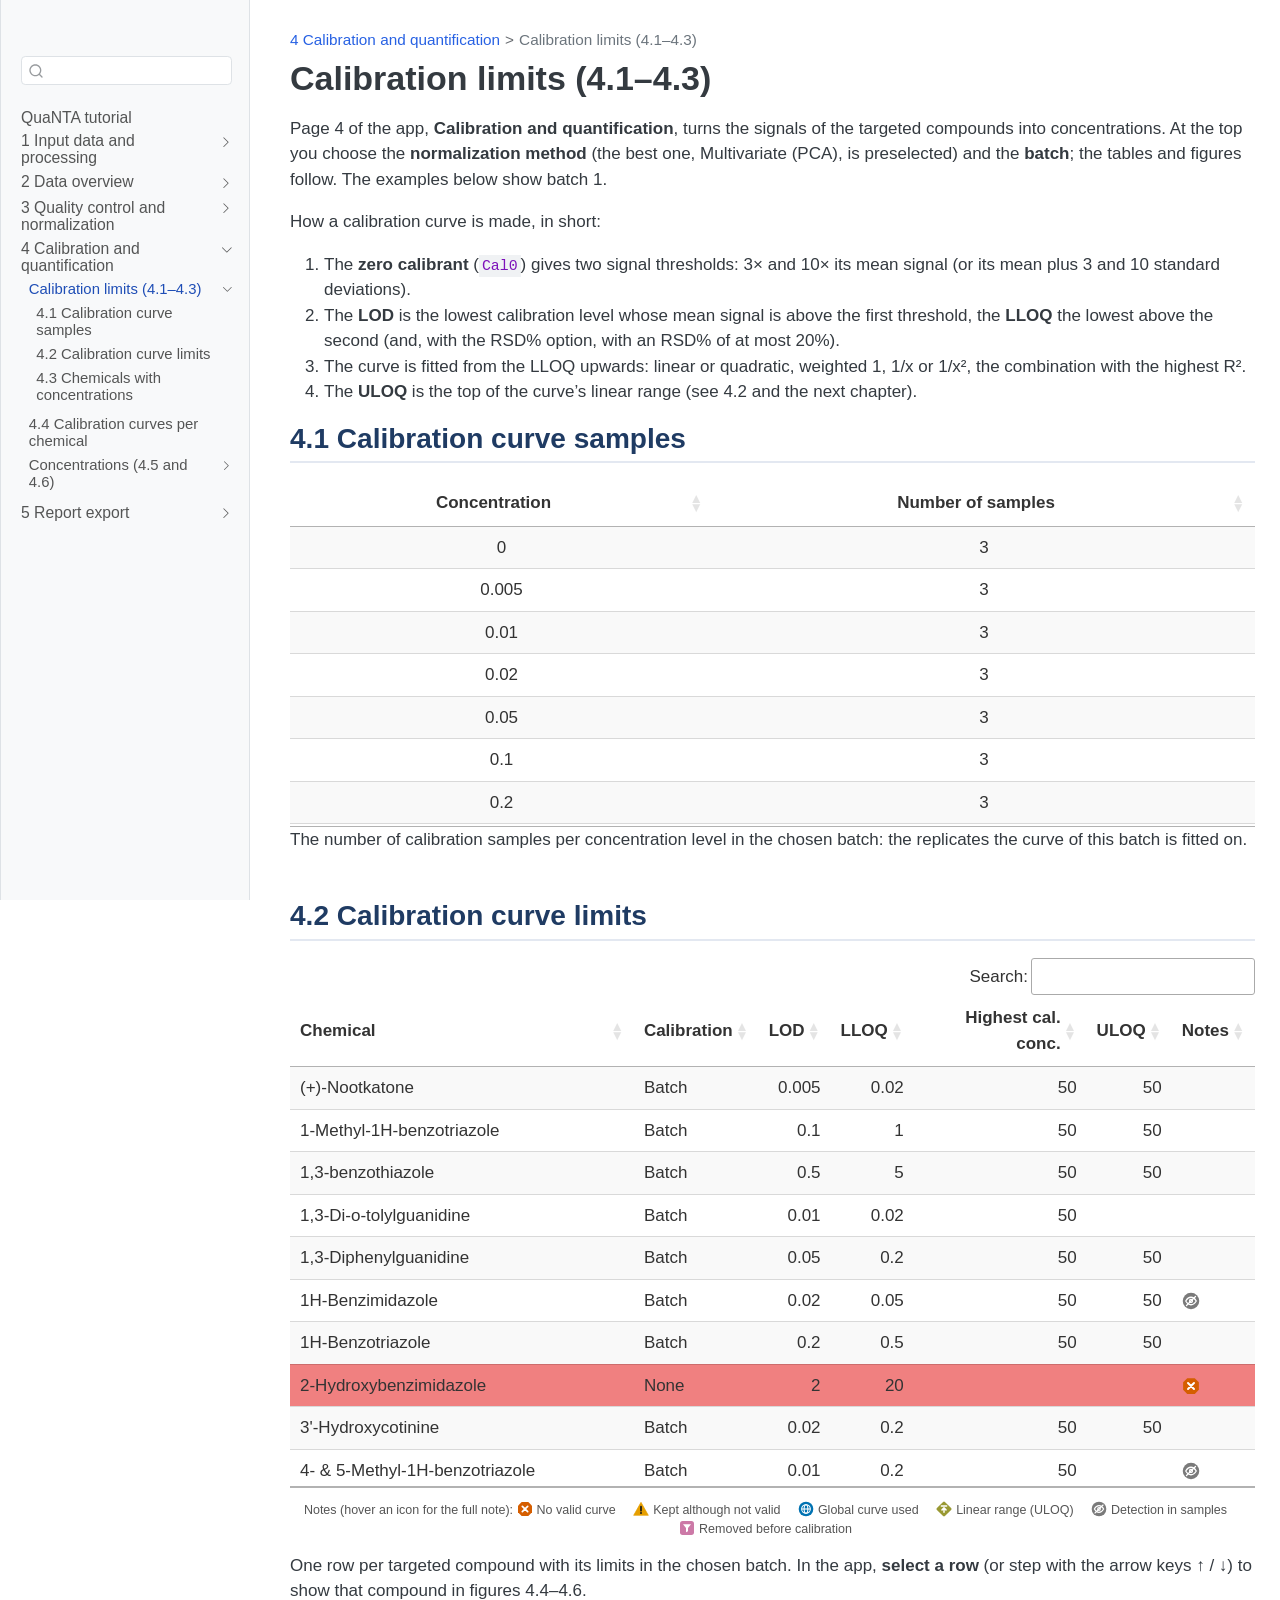
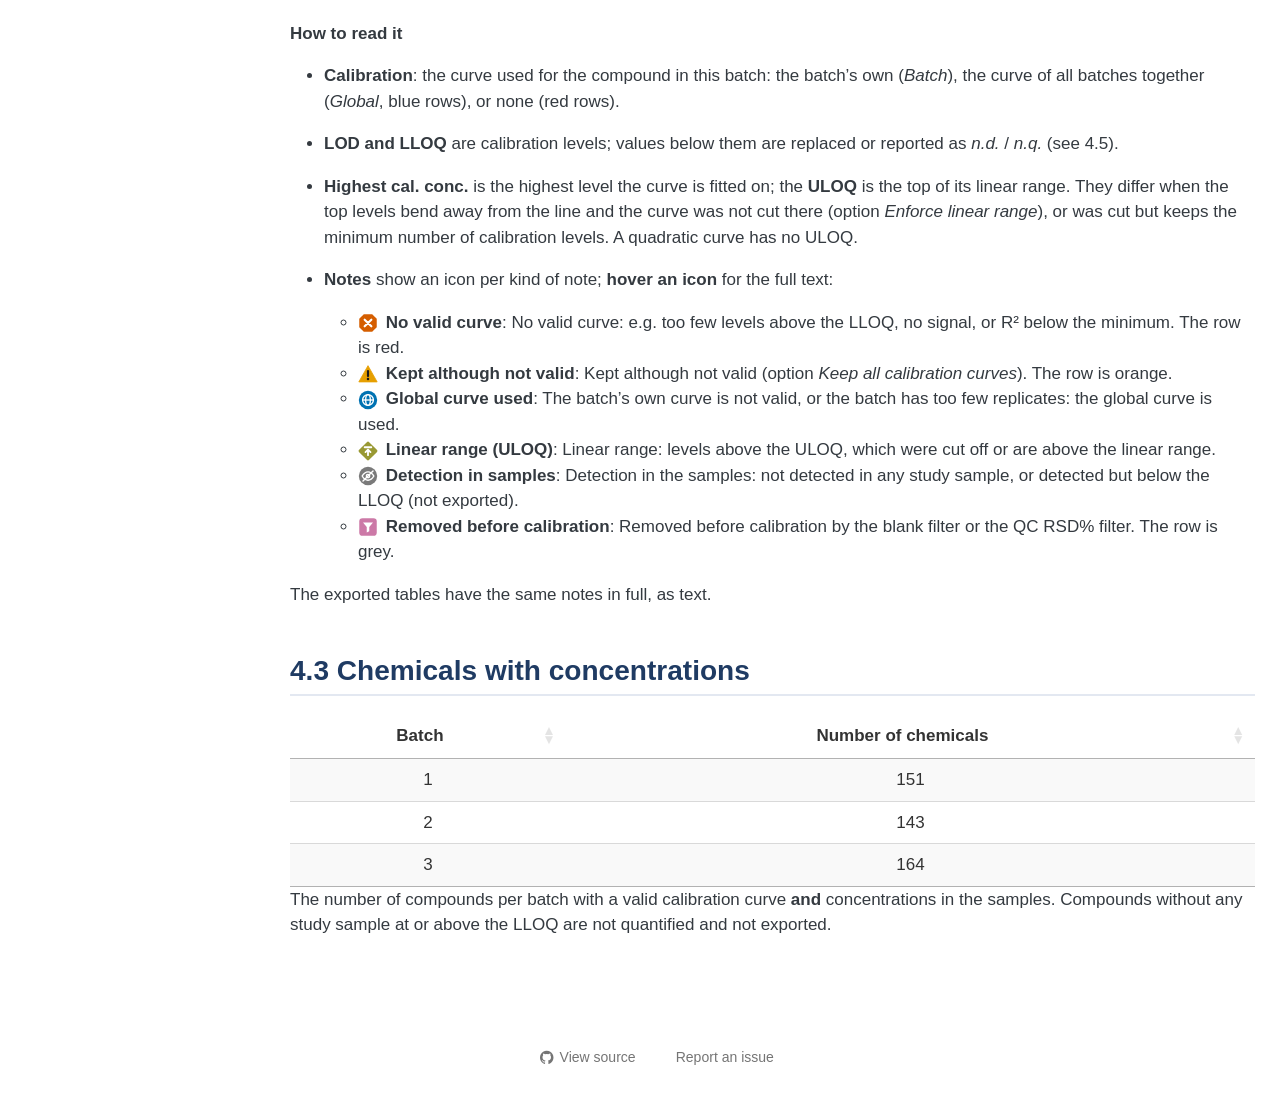
<file: calibration-limits.html>
<!DOCTYPE html>
<html xmlns="http://www.w3.org/1999/xhtml" lang="en" xml:lang="en"><head>

<meta charset="utf-8">
<meta name="generator" content="quarto-1.8.25">

<meta name="viewport" content="width=device-width, initial-scale=1.0, user-scalable=yes">


<title>Calibration limits (4.1–4.3) – Introduction</title>
<style>
code{white-space: pre-wrap;}
span.smallcaps{font-variant: small-caps;}
div.columns{display: flex; gap: min(4vw, 1.5em);}
div.column{flex: auto; overflow-x: auto;}
div.hanging-indent{margin-left: 1.5em; text-indent: -1.5em;}
ul.task-list{list-style: none;}
ul.task-list li input[type="checkbox"] {
  width: 0.8em;
  margin: 0 0.8em 0.2em -1em; /* quarto-specific, see https://github.com/quarto-dev/quarto-cli/issues/4556 */ 
  vertical-align: middle;
}
</style>


<script src="site_libs/quarto-nav/quarto-nav.js"></script>
<script src="site_libs/quarto-nav/headroom.min.js"></script>
<script src="site_libs/clipboard/clipboard.min.js"></script>
<script src="site_libs/quarto-search/autocomplete.umd.js"></script>
<script src="site_libs/quarto-search/fuse.min.js"></script>
<script src="site_libs/quarto-search/quarto-search.js"></script>
<meta name="quarto:offset" content="./">
<script src="site_libs/quarto-html/quarto.js" type="module"></script>
<script src="site_libs/quarto-html/tabsets/tabsets.js" type="module"></script>
<script src="site_libs/quarto-html/axe/axe-check.js" type="module"></script>
<script src="site_libs/quarto-html/popper.min.js"></script>
<script src="site_libs/quarto-html/tippy.umd.min.js"></script>
<script src="site_libs/quarto-html/anchor.min.js"></script>
<link href="site_libs/quarto-html/tippy.css" rel="stylesheet">
<link href="site_libs/quarto-html/quarto-syntax-highlighting-7b89279ff1a6dce999919e0e67d4d9ec.css" rel="stylesheet" id="quarto-text-highlighting-styles">
<script src="site_libs/bootstrap/bootstrap.min.js"></script>
<link href="site_libs/bootstrap/bootstrap-icons.css" rel="stylesheet">
<link href="site_libs/bootstrap/bootstrap-c1517bce7df8958a8506402badb32ae7.min.css" rel="stylesheet" append-hash="true" id="quarto-bootstrap" data-mode="light">
<script id="quarto-search-options" type="application/json">{
  "location": "sidebar",
  "copy-button": false,
  "collapse-after": 3,
  "panel-placement": "start",
  "type": "textbox",
  "limit": 50,
  "keyboard-shortcut": [
    "f",
    "/",
    "s"
  ],
  "show-item-context": false,
  "language": {
    "search-no-results-text": "No results",
    "search-matching-documents-text": "matching documents",
    "search-copy-link-title": "Copy link to search",
    "search-hide-matches-text": "Hide additional matches",
    "search-more-match-text": "more match in this document",
    "search-more-matches-text": "more matches in this document",
    "search-clear-button-title": "Clear",
    "search-text-placeholder": "",
    "search-detached-cancel-button-title": "Cancel",
    "search-submit-button-title": "Submit",
    "search-label": "Search"
  }
}</script>
<link href="site_libs/htmltools-fill-0.5.8.1/fill.css" rel="stylesheet">
<script src="site_libs/htmlwidgets-1.6.4/htmlwidgets.js"></script>
<link href="site_libs/datatables-css-0.0.0/datatables-crosstalk.css" rel="stylesheet">
<script src="site_libs/datatables-binding-0.34.0/datatables.js"></script>
<script src="site_libs/jquery-3.6.0/jquery-3.6.0.min.js"></script>
<link href="site_libs/dt-core-1.13.6/css/jquery.dataTables.min.css" rel="stylesheet">
<link href="site_libs/dt-core-1.13.6/css/jquery.dataTables.extra.css" rel="stylesheet">
<script src="site_libs/dt-core-1.13.6/js/jquery.dataTables.min.js"></script>
<link href="site_libs/crosstalk-1.2.2/css/crosstalk.min.css" rel="stylesheet">
<script src="site_libs/crosstalk-1.2.2/js/crosstalk.min.js"></script>


<link rel="stylesheet" href="styles.css">
</head>

<body class="nav-sidebar docked fullcontent quarto-light">

<div id="quarto-search-results"></div>
  <header id="quarto-header" class="headroom fixed-top">
  <nav class="quarto-secondary-nav">
    <div class="container-fluid d-flex">
      <button type="button" class="quarto-btn-toggle btn" data-bs-toggle="collapse" role="button" data-bs-target=".quarto-sidebar-collapse-item" aria-controls="quarto-sidebar" aria-expanded="false" aria-label="Toggle sidebar navigation" onclick="if (window.quartoToggleHeadroom) { window.quartoToggleHeadroom(); }">
        <i class="bi bi-layout-text-sidebar-reverse"></i>
      </button>
        <nav class="quarto-page-breadcrumbs" aria-label="breadcrumb"><ol class="breadcrumb"><li class="breadcrumb-item"><a href="./calibration-limits.html">4 Calibration and quantification</a></li><li class="breadcrumb-item"><a href="./calibration-limits.html">Calibration limits (4.1–4.3)</a></li></ol></nav>
        <a class="flex-grow-1" role="navigation" data-bs-toggle="collapse" data-bs-target=".quarto-sidebar-collapse-item" aria-controls="quarto-sidebar" aria-expanded="false" aria-label="Toggle sidebar navigation" onclick="if (window.quartoToggleHeadroom) { window.quartoToggleHeadroom(); }">      
        </a>
      <button type="button" class="btn quarto-search-button" aria-label="Search" onclick="window.quartoOpenSearch();">
        <i class="bi bi-search"></i>
      </button>
    </div>
  </nav>
</header>
<!-- content -->
<div id="quarto-content" class="quarto-container page-columns page-rows-contents page-layout-article">
<!-- sidebar -->
  <nav id="quarto-sidebar" class="sidebar collapse collapse-horizontal quarto-sidebar-collapse-item sidebar-navigation docked overflow-auto">
    <div class="pt-lg-2 mt-2 text-left sidebar-header">
      <a href="./index.html" class="sidebar-logo-link">
      </a>
      </div>
        <div class="mt-2 flex-shrink-0 align-items-center">
        <div class="sidebar-search">
        <div id="quarto-search" class="" title="Search"></div>
        </div>
        </div>
    <div class="sidebar-menu-container"> 
    <ul class="list-unstyled mt-1">
        <li class="sidebar-item">
  <div class="sidebar-item-container"> 
  <a href="./index.html" class="sidebar-item-text sidebar-link">
 <span class="menu-text">QuaNTA tutorial</span></a>
  </div>
</li>
        <li class="sidebar-item sidebar-item-section">
      <div class="sidebar-item-container"> 
            <a href="./data-and-upload.html" class="sidebar-item-text sidebar-link">
 <span class="menu-text">1 Input data and processing</span></a>
          <a class="sidebar-item-toggle text-start collapsed" data-bs-toggle="collapse" data-bs-target="#quarto-sidebar-section-1" role="navigation" aria-expanded="false" aria-label="Toggle section">
            <i class="bi bi-chevron-right ms-2"></i>
          </a> 
      </div>
      <ul id="quarto-sidebar-section-1" class="collapse list-unstyled sidebar-section depth1 ">  
          <li class="sidebar-item sidebar-item-section">
      <div class="sidebar-item-container"> 
            <a href="./data-and-upload.html#file-structure" class="sidebar-item-text sidebar-link">
 <span class="menu-text">File structure</span></a>
          <a class="sidebar-item-toggle text-start collapsed" data-bs-toggle="collapse" data-bs-target="#quarto-sidebar-section-2" role="navigation" aria-expanded="false" aria-label="Toggle section">
            <i class="bi bi-chevron-right ms-2"></i>
          </a> 
      </div>
      <ul id="quarto-sidebar-section-2" class="collapse list-unstyled sidebar-section depth2 ">  
          <li class="sidebar-item">
  <div class="sidebar-item-container"> 
  <a href="./data-and-upload.html#the-four-sample-rows" class="sidebar-item-text sidebar-link">
 <span class="menu-text">The four sample rows</span></a>
  </div>
</li>
          <li class="sidebar-item">
  <div class="sidebar-item-container"> 
  <a href="./data-and-upload.html#the-feature-columns" class="sidebar-item-text sidebar-link">
 <span class="menu-text">The feature columns</span></a>
  </div>
</li>
          <li class="sidebar-item">
  <div class="sidebar-item-container"> 
  <a href="./data-and-upload.html#naming-conventions" class="sidebar-item-text sidebar-link">
 <span class="menu-text">Naming conventions</span></a>
  </div>
</li>
          <li class="sidebar-item">
  <div class="sidebar-item-container"> 
  <a href="./data-and-upload.html#example-dataset" class="sidebar-item-text sidebar-link">
 <span class="menu-text">Example dataset</span></a>
  </div>
</li>
      </ul>
  </li>
          <li class="sidebar-item">
  <div class="sidebar-item-container"> 
  <a href="./data-and-upload.html#uploading-and-reading" class="sidebar-item-text sidebar-link">
 <span class="menu-text">Uploading and reading</span></a>
  </div>
</li>
          <li class="sidebar-item">
  <div class="sidebar-item-container"> 
  <a href="./data-and-upload.html#processing-settings" class="sidebar-item-text sidebar-link">
 <span class="menu-text">Processing settings</span></a>
  </div>
</li>
      </ul>
  </li>
        <li class="sidebar-item sidebar-item-section">
      <div class="sidebar-item-container"> 
            <a href="./data-overview.html" class="sidebar-item-text sidebar-link">
 <span class="menu-text">2 Data overview</span></a>
          <a class="sidebar-item-toggle text-start collapsed" data-bs-toggle="collapse" data-bs-target="#quarto-sidebar-section-3" role="navigation" aria-expanded="false" aria-label="Toggle section">
            <i class="bi bi-chevron-right ms-2"></i>
          </a> 
      </div>
      <ul id="quarto-sidebar-section-3" class="collapse list-unstyled sidebar-section depth1 ">  
          <li class="sidebar-item">
  <div class="sidebar-item-container"> 
  <a href="./data-overview.html#samples-by-category" class="sidebar-item-text sidebar-link">
 <span class="menu-text">2.1 Samples by category</span></a>
  </div>
</li>
          <li class="sidebar-item">
  <div class="sidebar-item-container"> 
  <a href="./data-overview.html#calibration-levels" class="sidebar-item-text sidebar-link">
 <span class="menu-text">2.2 Calibration levels</span></a>
  </div>
</li>
          <li class="sidebar-item">
  <div class="sidebar-item-container"> 
  <a href="./data-overview.html#classes-of-analytes" class="sidebar-item-text sidebar-link">
 <span class="menu-text">2.3 Classes of analytes</span></a>
  </div>
</li>
          <li class="sidebar-item">
  <div class="sidebar-item-container"> 
  <a href="./data-overview.html#features-by-mz-and-retention-time" class="sidebar-item-text sidebar-link">
 <span class="menu-text">2.4 Features by m/z and RT</span></a>
  </div>
</li>
          <li class="sidebar-item">
  <div class="sidebar-item-container"> 
  <a href="./data-overview.html#distribution-of-mz" class="sidebar-item-text sidebar-link">
 <span class="menu-text">2.5 Distribution of m/z</span></a>
  </div>
</li>
          <li class="sidebar-item">
  <div class="sidebar-item-container"> 
  <a href="./data-overview.html#distribution-of-intensities" class="sidebar-item-text sidebar-link">
 <span class="menu-text">2.6 Distribution of intensities</span></a>
  </div>
</li>
      </ul>
  </li>
        <li class="sidebar-item sidebar-item-section">
      <div class="sidebar-item-container"> 
            <a class="sidebar-item-text sidebar-link text-start collapsed" data-bs-toggle="collapse" data-bs-target="#quarto-sidebar-section-4" role="navigation" aria-expanded="false">
 <span class="menu-text">3 Quality control and normalization</span></a>
          <a class="sidebar-item-toggle text-start collapsed" data-bs-toggle="collapse" data-bs-target="#quarto-sidebar-section-4" role="navigation" aria-expanded="false" aria-label="Toggle section">
            <i class="bi bi-chevron-right ms-2"></i>
          </a> 
      </div>
      <ul id="quarto-sidebar-section-4" class="collapse list-unstyled sidebar-section depth1 ">  
          <li class="sidebar-item sidebar-item-section">
      <div class="sidebar-item-container"> 
            <a href="./internal-standards.html" class="sidebar-item-text sidebar-link">
 <span class="menu-text">Internal standards and outliers (3.1–3.7)</span></a>
          <a class="sidebar-item-toggle text-start collapsed" data-bs-toggle="collapse" data-bs-target="#quarto-sidebar-section-5" role="navigation" aria-expanded="false" aria-label="Toggle section">
            <i class="bi bi-chevron-right ms-2"></i>
          </a> 
      </div>
      <ul id="quarto-sidebar-section-5" class="collapse list-unstyled sidebar-section depth2 ">  
          <li class="sidebar-item">
  <div class="sidebar-item-container"> 
  <a href="./internal-standards.html#internal-standards" class="sidebar-item-text sidebar-link">
 <span class="menu-text">3.1 Internal standards</span></a>
  </div>
</li>
          <li class="sidebar-item">
  <div class="sidebar-item-container"> 
  <a href="./internal-standards.html#failed-internal-standards" class="sidebar-item-text sidebar-link">
 <span class="menu-text">3.2 Failed internal standards</span></a>
  </div>
</li>
          <li class="sidebar-item">
  <div class="sidebar-item-container"> 
  <a href="./internal-standards.html#outlier-samples" class="sidebar-item-text sidebar-link">
 <span class="menu-text">3.3 Outlier samples</span></a>
  </div>
</li>
          <li class="sidebar-item">
  <div class="sidebar-item-container"> 
  <a href="./internal-standards.html#raw-rsd-of-the-selected-is" class="sidebar-item-text sidebar-link">
 <span class="menu-text">3.4 Raw RSD% of the selected IS</span></a>
  </div>
</li>
          <li class="sidebar-item">
  <div class="sidebar-item-container"> 
  <a href="./internal-standards.html#distribution-of-the-selected-is" class="sidebar-item-text sidebar-link">
 <span class="menu-text">3.5 Distribution of the selected IS</span></a>
  </div>
</li>
          <li class="sidebar-item">
  <div class="sidebar-item-container"> 
  <a href="./internal-standards.html#volumetric-internal-standard" class="sidebar-item-text sidebar-link">
 <span class="menu-text">3.6 Volumetric internal standard</span></a>
  </div>
</li>
          <li class="sidebar-item">
  <div class="sidebar-item-container"> 
  <a href="./internal-standards.html#internal-standards-over-the-sequence" class="sidebar-item-text sidebar-link">
 <span class="menu-text">3.7 IS over the sequence</span></a>
  </div>
</li>
      </ul>
  </li>
          <li class="sidebar-item sidebar-item-section">
      <div class="sidebar-item-container"> 
            <a href="./normalization-and-blanks.html" class="sidebar-item-text sidebar-link">
 <span class="menu-text">Normalization, filters and blanks (3.8–3.11)</span></a>
          <a class="sidebar-item-toggle text-start collapsed" data-bs-toggle="collapse" data-bs-target="#quarto-sidebar-section-6" role="navigation" aria-expanded="false" aria-label="Toggle section">
            <i class="bi bi-chevron-right ms-2"></i>
          </a> 
      </div>
      <ul id="quarto-sidebar-section-6" class="collapse list-unstyled sidebar-section depth2 ">  
          <li class="sidebar-item">
  <div class="sidebar-item-container"> 
  <a href="./normalization-and-blanks.html#comparison-of-normalization-methods" class="sidebar-item-text sidebar-link">
 <span class="menu-text">3.8 Normalization methods</span></a>
  </div>
</li>
          <li class="sidebar-item">
  <div class="sidebar-item-container"> 
  <a href="./normalization-and-blanks.html#rsd-values" class="sidebar-item-text sidebar-link">
 <span class="menu-text">3.9 RSD% values</span></a>
  </div>
</li>
          <li class="sidebar-item">
  <div class="sidebar-item-container"> 
  <a href="./normalization-and-blanks.html#removed-features" class="sidebar-item-text sidebar-link">
 <span class="menu-text">3.10 Removed features</span></a>
  </div>
</li>
          <li class="sidebar-item">
  <div class="sidebar-item-container"> 
  <a href="./normalization-and-blanks.html#blanks-compared-to-samples" class="sidebar-item-text sidebar-link">
 <span class="menu-text">3.11 Blanks compared to samples</span></a>
  </div>
</li>
      </ul>
  </li>
      </ul>
  </li>
        <li class="sidebar-item sidebar-item-section">
      <div class="sidebar-item-container"> 
            <a class="sidebar-item-text sidebar-link text-start" data-bs-toggle="collapse" data-bs-target="#quarto-sidebar-section-7" role="navigation" aria-expanded="true">
 <span class="menu-text">4 Calibration and quantification</span></a>
          <a class="sidebar-item-toggle text-start" data-bs-toggle="collapse" data-bs-target="#quarto-sidebar-section-7" role="navigation" aria-expanded="true" aria-label="Toggle section">
            <i class="bi bi-chevron-right ms-2"></i>
          </a> 
      </div>
      <ul id="quarto-sidebar-section-7" class="collapse list-unstyled sidebar-section depth1 show">  
          <li class="sidebar-item sidebar-item-section">
      <div class="sidebar-item-container"> 
            <a href="./calibration-limits.html" class="sidebar-item-text sidebar-link active">
 <span class="menu-text">Calibration limits (4.1–4.3)</span></a>
          <a class="sidebar-item-toggle text-start" data-bs-toggle="collapse" data-bs-target="#quarto-sidebar-section-8" role="navigation" aria-expanded="true" aria-label="Toggle section">
            <i class="bi bi-chevron-right ms-2"></i>
          </a> 
      </div>
      <ul id="quarto-sidebar-section-8" class="collapse list-unstyled sidebar-section depth2 show">  
          <li class="sidebar-item">
  <div class="sidebar-item-container"> 
  <a href="./calibration-limits.html#calibration-curve-samples" class="sidebar-item-text sidebar-link">
 <span class="menu-text">4.1 Calibration curve samples</span></a>
  </div>
</li>
          <li class="sidebar-item">
  <div class="sidebar-item-container"> 
  <a href="./calibration-limits.html#calibration-curve-limits" class="sidebar-item-text sidebar-link">
 <span class="menu-text">4.2 Calibration curve limits</span></a>
  </div>
</li>
          <li class="sidebar-item">
  <div class="sidebar-item-container"> 
  <a href="./calibration-limits.html#chemicals-with-concentrations" class="sidebar-item-text sidebar-link">
 <span class="menu-text">4.3 Chemicals with concentrations</span></a>
  </div>
</li>
      </ul>
  </li>
          <li class="sidebar-item">
  <div class="sidebar-item-container"> 
  <a href="./calibration-curves.html" class="sidebar-item-text sidebar-link">
 <span class="menu-text">4.4 Calibration curves per chemical</span></a>
  </div>
</li>
          <li class="sidebar-item sidebar-item-section">
      <div class="sidebar-item-container"> 
            <a href="./concentrations.html" class="sidebar-item-text sidebar-link">
 <span class="menu-text">Concentrations (4.5 and 4.6)</span></a>
          <a class="sidebar-item-toggle text-start collapsed" data-bs-toggle="collapse" data-bs-target="#quarto-sidebar-section-9" role="navigation" aria-expanded="false" aria-label="Toggle section">
            <i class="bi bi-chevron-right ms-2"></i>
          </a> 
      </div>
      <ul id="quarto-sidebar-section-9" class="collapse list-unstyled sidebar-section depth2 ">  
          <li class="sidebar-item">
  <div class="sidebar-item-container"> 
  <a href="./concentrations.html#concentration-per-class" class="sidebar-item-text sidebar-link">
 <span class="menu-text">4.5 Concentration per class</span></a>
  </div>
</li>
          <li class="sidebar-item">
  <div class="sidebar-item-container"> 
  <a href="./concentrations.html#qc-samples" class="sidebar-item-text sidebar-link">
 <span class="menu-text">4.6 QC samples</span></a>
  </div>
</li>
      </ul>
  </li>
      </ul>
  </li>
        <li class="sidebar-item sidebar-item-section">
      <div class="sidebar-item-container"> 
            <a class="sidebar-item-text sidebar-link text-start collapsed" data-bs-toggle="collapse" data-bs-target="#quarto-sidebar-section-10" role="navigation" aria-expanded="false">
 <span class="menu-text">5 Report export</span></a>
          <a class="sidebar-item-toggle text-start collapsed" data-bs-toggle="collapse" data-bs-target="#quarto-sidebar-section-10" role="navigation" aria-expanded="false" aria-label="Toggle section">
            <i class="bi bi-chevron-right ms-2"></i>
          </a> 
      </div>
      <ul id="quarto-sidebar-section-10" class="collapse list-unstyled sidebar-section depth1 ">  
          <li class="sidebar-item sidebar-item-section">
      <div class="sidebar-item-container"> 
            <a href="./reports-and-exports.html" class="sidebar-item-text sidebar-link">
 <span class="menu-text">Reports and exported tables</span></a>
          <a class="sidebar-item-toggle text-start collapsed" data-bs-toggle="collapse" data-bs-target="#quarto-sidebar-section-11" role="navigation" aria-expanded="false" aria-label="Toggle section">
            <i class="bi bi-chevron-right ms-2"></i>
          </a> 
      </div>
      <ul id="quarto-sidebar-section-11" class="collapse list-unstyled sidebar-section depth2 ">  
          <li class="sidebar-item">
  <div class="sidebar-item-container"> 
  <a href="./reports-and-exports.html#final-normalization-method" class="sidebar-item-text sidebar-link">
 <span class="menu-text">Final normalization method</span></a>
  </div>
</li>
          <li class="sidebar-item">
  <div class="sidebar-item-container"> 
  <a href="./reports-and-exports.html#reports" class="sidebar-item-text sidebar-link">
 <span class="menu-text">Reports</span></a>
  </div>
</li>
          <li class="sidebar-item">
  <div class="sidebar-item-container"> 
  <a href="./reports-and-exports.html#exported-tables" class="sidebar-item-text sidebar-link">
 <span class="menu-text">Exported tables</span></a>
  </div>
</li>
          <li class="sidebar-item">
  <div class="sidebar-item-container"> 
  <a href="./reports-and-exports.html#processing-history" class="sidebar-item-text sidebar-link">
 <span class="menu-text">Processing history</span></a>
  </div>
</li>
      </ul>
  </li>
      </ul>
  </li>
    </ul>
    </div>
</nav>
<div id="quarto-sidebar-glass" class="quarto-sidebar-collapse-item" data-bs-toggle="collapse" data-bs-target=".quarto-sidebar-collapse-item"></div>
<!-- margin-sidebar -->
    
<!-- main -->
<main class="content" id="quarto-document-content">

<header id="title-block-header" class="quarto-title-block default"><nav class="quarto-page-breadcrumbs quarto-title-breadcrumbs d-none d-lg-block" aria-label="breadcrumb"><ol class="breadcrumb"><li class="breadcrumb-item"><a href="./calibration-limits.html">4 Calibration and quantification</a></li><li class="breadcrumb-item"><a href="./calibration-limits.html">Calibration limits (4.1–4.3)</a></li></ol></nav>
<div class="quarto-title">
<h1 class="title">Calibration limits (4.1–4.3)</h1>
</div>



<div class="quarto-title-meta">

    
  
    
  </div>
  


</header>


<p>Page 4 of the app, <strong>Calibration and quantification</strong>, turns the signals of the targeted compounds into concentrations. At the top you choose the <strong>normalization method</strong> (the best one, Multivariate (PCA), is preselected) and the <strong>batch</strong>; the tables and figures follow. The examples below show batch 1.</p>
<p>How a calibration curve is made, in short:</p>
<ol type="1">
<li>The <strong>zero calibrant</strong> (<code>Cal0</code>) gives two signal thresholds: 3× and 10× its mean signal (or its mean plus 3 and 10 standard deviations).</li>
<li>The <strong>LOD</strong> is the lowest calibration level whose mean signal is above the first threshold, the <strong>LLOQ</strong> the lowest above the second (and, with the RSD% option, with an RSD% of at most 20%).</li>
<li>The curve is fitted from the LLOQ upwards: linear or quadratic, weighted 1, 1/x or 1/x², the combination with the highest R².</li>
<li>The <strong>ULOQ</strong> is the top of the curve’s linear range (see 4.2 and the next chapter).</li>
</ol>
<section id="calibration-curve-samples" class="level2">
<h2 class="anchored" data-anchor-id="calibration-curve-samples">4.1 Calibration curve samples</h2>
<div class="cell">
<div class="cell-output-display">
<div class="datatables html-widget html-fill-item" id="htmlwidget-3cfb4f6ca5aaf27f5996" style="width:100%;height:auto;"></div>
<script type="application/json" data-for="htmlwidget-3cfb4f6ca5aaf27f5996">{"x":{"filter":"none","vertical":false,"data":[["0","0.005","0.01","0.02","0.05","0.1","0.2","0.5","1","2","5","10","20","50"],[3,3,3,3,3,3,3,3,3,3,3,3,3,3]],"container":"<table class=\"display\">\n  <thead>\n    <tr>\n      <th>Concentration<\/th>\n      <th>Number of samples<\/th>\n    <\/tr>\n  <\/thead>\n<\/table>","options":{"dom":"t","paging":false,"scrollX":true,"scrollY":"300px","scrollCollapse":true,"columnDefs":[{"className":"dt-center","targets":"_all"},{"name":"Concentration","targets":0},{"name":"Number of samples","targets":1}],"order":[],"autoWidth":false,"orderClasses":false}},"evals":[],"jsHooks":[]}</script>
</div>
</div>
<p>The number of calibration samples per concentration level in the chosen batch: the replicates the curve of this batch is fitted on.</p>
</section>
<section id="calibration-curve-limits" class="level2">
<h2 class="anchored" data-anchor-id="calibration-curve-limits">4.2 Calibration curve limits</h2>
<div class="cell">
<div class="cell-output-display">
<div class="datatables html-widget html-fill-item" id="htmlwidget-ae44b42db2ccaccd8554" style="width:100%;height:auto;"></div>
<script type="application/json" data-for="htmlwidget-ae44b42db2ccaccd8554">{"x":{"filter":"none","vertical":false,"caption":"<caption><div class=\"q-note-legend\" style=\"font-size:12.5px;color:#555;margin:4px 0 6px\">Notes (hover an icon for the full note): <span style=\"white-space:nowrap;margin-right:14px\"><svg xmlns=\"http://www.w3.org/2000/svg\" width=\"16\" height=\"16\" viewBox=\"0 0 24 24\" style=\"vertical-align:-3px;margin-right:4px\" aria-hidden=\"true\"><polygon points=\"7,1.5 17,1.5 22.5,7 22.5,17 17,22.5 7,22.5 1.5,17 1.5,7\" fill=\"#D55E00\"/><path d=\"M8 8l8 8M16 8l-8 8\" stroke=\"#fff\" stroke-width=\"2.6\" stroke-linecap=\"round\"/><\/svg>No valid curve<\/span> <span style=\"white-space:nowrap;margin-right:14px\"><svg xmlns=\"http://www.w3.org/2000/svg\" width=\"16\" height=\"16\" viewBox=\"0 0 24 24\" style=\"vertical-align:-3px;margin-right:4px\" aria-hidden=\"true\"><path d=\"M12 2L23 21.5H1Z\" fill=\"#E69F00\" stroke=\"#E69F00\" stroke-width=\"1\" stroke-linejoin=\"round\"/><path d=\"M12 8.5v6\" stroke=\"#1a1a1a\" stroke-width=\"2.6\" stroke-linecap=\"round\"/><circle cx=\"12\" cy=\"18\" r=\"1.5\" fill=\"#1a1a1a\"/><\/svg>Kept although not valid<\/span> <span style=\"white-space:nowrap;margin-right:14px\"><svg xmlns=\"http://www.w3.org/2000/svg\" width=\"16\" height=\"16\" viewBox=\"0 0 24 24\" style=\"vertical-align:-3px;margin-right:4px\" aria-hidden=\"true\"><circle cx=\"12\" cy=\"12\" r=\"11\" fill=\"#0072B2\"/><g fill=\"none\" stroke=\"#fff\" stroke-width=\"1.6\"><circle cx=\"12\" cy=\"12\" r=\"6.5\"/><ellipse cx=\"12\" cy=\"12\" rx=\"2.8\" ry=\"6.5\"/><path d=\"M5.5 12h13\"/><\/g><\/svg>Global curve used<\/span> <span style=\"white-space:nowrap;margin-right:14px\"><svg xmlns=\"http://www.w3.org/2000/svg\" width=\"16\" height=\"16\" viewBox=\"0 0 24 24\" style=\"vertical-align:-3px;margin-right:4px\" aria-hidden=\"true\"><rect x=\"3.5\" y=\"3.5\" width=\"17\" height=\"17\" rx=\"2\" transform=\"rotate(45 12 12)\" fill=\"#999933\"/><g stroke=\"#fff\" stroke-width=\"2.2\" stroke-linecap=\"round\" stroke-linejoin=\"round\" fill=\"none\"><path d=\"M8 7.5h8\"/><path d=\"M12 17v-6.5M9 13.3l3-3 3 3\"/><\/g><\/svg>Linear range (ULOQ)<\/span> <span style=\"white-space:nowrap;margin-right:14px\"><svg xmlns=\"http://www.w3.org/2000/svg\" width=\"16\" height=\"16\" viewBox=\"0 0 24 24\" style=\"vertical-align:-3px;margin-right:4px\" aria-hidden=\"true\"><circle cx=\"12\" cy=\"12\" r=\"11\" fill=\"#7A7A7A\"/><g stroke=\"#fff\" stroke-width=\"1.7\" fill=\"none\" stroke-linecap=\"round\"><path d=\"M5 12c2-3.5 4.4-5 7-5s5 1.5 7 5c-2 3.5-4.4 5-7 5s-5-1.5-7-5z\"/><circle cx=\"12\" cy=\"12\" r=\"2\"/><path d=\"M6 18L18 6\"/><\/g><\/svg>Detection in samples<\/span> <span style=\"white-space:nowrap;margin-right:14px\"><svg xmlns=\"http://www.w3.org/2000/svg\" width=\"16\" height=\"16\" viewBox=\"0 0 24 24\" style=\"vertical-align:-3px;margin-right:4px\" aria-hidden=\"true\"><rect x=\"1.5\" y=\"1.5\" width=\"21\" height=\"21\" rx=\"4\" fill=\"#CC79A7\"/><path d=\"M6 6.5h12l-4.5 5.5v5l-3 1.5v-6.5z\" fill=\"#fff\"/><\/svg>Removed before calibration<\/span><\/div><\/caption>","data":[["(+)-Nootkatone","1-Methyl-1H-benzotriazole","1,3-benzothiazole","1,3-Di-o-tolylguanidine","1,3-Diphenylguanidine","1H-Benzimidazole","1H-Benzotriazole","2-Hydroxybenzimidazole","3'-Hydroxycotinine","4- &amp; 5-Methyl-1H-benzotriazole","4-(Methylnitrosamino)-1-(3-pyridyl)-1-butanol","4-Methyl Hippuric Acid","5,6-Dimethylbenzimidazole","Acetylcarnitine","Aminocaproic acid","Amoxicillin","Arnicolide C","Asymmetric dimethylarginine","Atenolol","Atorvastatin","Atrazine","Atrazine-2-hydroxy","Atrazine desethyl","Atrazine desethyl-2-hydroxy","Atrazine desisopropyl","Benodanil","Benzenesulfonamide","Benzoic acid","Benzoylecgonine","Betaine","Bioallethrin","Bis(1,3-dichloro-2-propyl) Phosphate","Butocarboxim","Butyrylcarnitine","Caffeine","Carbamazepine","Carbamazepine-10,11-epoxide","Carbendazim","Carbofuran","Cefoperazone","Chlorantraniliprole","Chlormequat","Chlorpyrifos","Cholic acid","Chrysoidine G","Citalopram","Citrulline","Clarithromycin","Clenbuterol","Climbazole","Clindamycin","Clotrimazole","Codeine","Corticosterone","Cortisol","Cortisone","Cotinine","Coumaphos","Creatine","Creatinine","Crystal violet","Cyanazine","Cyclohexylamine","Cypermethrin","Daidzein","Decanoylcarnitine","DEET","Dehydrocostus lactone","Dexpanthenol","Diazinon","Dibutyl adipate","Dichlorvos","Diclofenac","Dimethoate","Dimoxystrobin","Diphenyl Phosphate","Disperse Orange 1","Disperse yellow 3","Diuron","Emamectin","Enterolactone","Fenuron","Fexofenadine","Flamprop","Fluconazole","Gabapentin","Glycochenodeoxycholic acid","Glycocholic acid","Hexanoylcarnitine","Hippuric acid","Hydroquinone","Hypoxanthine","Icaridin","Imidacloprid","Inabenfide","Indigo Blue","Indole-3-acetic acid","Indole-3-propionic acid","Ipconazole","Irbesartan","Isoleucine","Isovalerylcarnitine","Ivermectin B1a","Kynurenic acid","Kynurenine","L-Carnitine","Lamotrigine","Leucine","Lidocaine","Losartan","LysoPC(16:0)","LysoPC(18:1)","Malaoxon","Malathion","Memantine","Metalaxyl","Metconazole","Metformin","Methamidophos","Methionine","Methyl 1-naphthaleneacetate","Metoprolol","Metronidazole","N-lauroylethanolamine","N-Lauroylsarcosine","N-Methyldodecylamine","N-n-Butylbenzenesulfonamide","N,N-Diethyl-4-methoxybenzamide","N,N-Dimethyldecylamine N-oxide","N,N-Dimethyltetradecylamine","Nicotinamide","Nigericin","Norharmane","O-Desmethylvenlafaxine","o-phenetidine","Octanoylcarnitine","Octocrylene","Oxazepam","Oxybenzone","Palmitoylcarnitine","Pantothenic acid","Paracetamol","Paraxanthine","Phenylacetylglutamine","Phenylalanine","Phenylparaben","Progesterone","Proline","Prometon","Propiconazole","Propionylcarnitine","Propranolol","Pyrazosulfuron ethyl","Quinoline","Ranitidine","Red 2G","Riboflavin","Rifaximin","Rupestonic acid","Salbutamol","Serotonin","Sertraline","Simazine-2-hydroxy","Sotalol","Spinosad A","Sulfadiazine","Sulfamethazine","Sulfamethoxazole","Sulisobenzone","Taurocholic acid","TCMTB","Tebuconazole","Tepraloxydim_1","Tepraloxydim_2","Testosterone","Theobromine","Thiamethoxam","Thyroxine","Tramadol","Tri-N-butyl phosphate","Trichlorfon","Triclocarban","Trigonelline","Trimethoprim","Triphenyl phosphate","Triphenylphosphine oxide","Tris(2-butoxyethyl) phosphate","Tryptophan","Tylosin","Tyrosine","Uric acid","Valine","Valsartan","Venlafaxine","Xanthine","Caprolactam"],["Batch","Batch","Batch","Batch","Batch","Batch","Batch","None","Batch","Batch","Batch","None","Batch","Batch","Batch","None","Batch","Batch","Batch","Batch","Batch","Batch","Batch","Batch","Batch","Batch","Global","Batch","Batch","Batch","Batch","Batch","Batch","Batch","Batch","Batch","Batch","Batch","Batch","Batch","Batch","Batch","Batch","Batch","Batch","Batch","Batch","Batch","Batch","Batch","Batch","None","Batch","Batch","Batch","Batch","Batch","Batch","Batch","Batch","Batch","Batch","None","Batch","Batch","Batch","Batch","Batch","Batch","Batch","Batch","Batch","Batch","Batch","Batch","Batch","Batch","Batch","Batch","Batch","Batch","Batch","Batch","Batch","Batch","Batch","Batch","Batch","Batch","Batch","None","Batch","Batch","Batch","Batch","Batch","Batch","Batch","Batch","Batch","Batch","Batch","None","Batch","Batch","Batch","Batch","Batch","Batch","Batch","Batch","Batch","Batch","Batch","Batch","Batch","Batch","Batch","None","Batch","Batch","Batch","Batch","Batch","Batch","Batch","Batch","Batch","Batch","Batch","Batch","Batch","Batch","Batch","Batch","Batch","Batch","Batch","Batch","Batch","Batch","None","Batch","Batch","Batch","Batch","Batch","Batch","Batch","Batch","Batch","Batch","Batch","Batch","Batch","Batch","Batch","Batch","Batch","Batch","Batch","Batch","Batch","Batch","Batch","Batch","Batch","Batch","None","Batch","Batch","Batch","Batch","Batch","Batch","Batch","Batch","Batch","Batch","Batch","Batch","Batch","Batch","Batch","Batch","Batch","Batch","Batch","Batch","Batch","Batch","Batch","Batch","Batch","Batch","None"],[0.005,0.1,0.5,0.01,0.05,0.02,0.2,2,0.02,0.01,0.02,null,0.02,0.005,2,10,0.5,0.02,0.01,0.02,0.01,0.02,0.1,0.05,0.05,0.02,1,0.1,0.01,0.01,0.2,5,0.5,0.01,0.5,0.005,0.01,0.02,0.02,1,0.1,0.1,0.1,0.02,0.02,0.02,0.02,0.05,0.05,0.005,0.01,10,0.02,0.02,0.1,0.005,0.2,0.05,0.005,0.02,0.05,0.02,2,0.2,0.02,0.05,0.02,0.02,0.05,0.005,0.1,1,0.5,0.05,0.05,0.2,0.05,0.05,0.05,0.1,0.2,0.05,0.02,0.2,0.02,0.05,0.005,0.02,0.02,0.005,5,0.02,0.1,0.02,0.005,0.5,0.02,0.02,0.01,0.01,0.02,0.01,5,0.005,0.02,0.005,0.01,0.01,0.02,0.02,0.02,0.02,0.02,0.05,0.05,0.01,0.005,0.02,10,0.02,2,0.005,0.2,0.05,0.05,0.01,0.2,0.02,0.005,0.1,0.02,0.05,0.02,0.02,0.2,0.005,0.2,0.02,0.02,0.01,0.02,2,0.02,0.05,0.02,1,0.01,0.01,0.01,0.005,0.02,0.02,0.01,0.2,0.02,0.5,0.02,0.05,0.05,0.05,0.02,0.1,0.02,0.05,0.05,0.02,0.01,0.02,10,0.02,0.2,0.01,2,0.05,0.01,0.02,0.05,0.5,0.01,1,2,1,0.02,0.01,0.05,0.02,0.02,0.02,0.1,0.05,0.005,0.02,0.05,0.01,0.02,null],[0.02,1,5,0.02,0.2,0.05,0.5,20,0.2,0.2,0.5,null,0.1,0.02,10,null,5,0.2,0.02,0.05,0.02,0.05,1,0.05,0.5,0.02,10,0.5,0.02,0.05,0.5,5,5,0.05,5,0.02,0.02,0.5,0.5,5,1,0.5,1,0.1,0.1,0.02,0.1,0.2,0.1,0.01,0.01,20,0.05,10,0.1,0.05,5,0.1,0.01,0.1,0.2,0.05,20,0.5,0.1,0.1,0.5,0.1,0.5,0.02,0.5,10,1,0.1,0.1,0.2,0.5,0.05,0.1,1,5,0.1,0.05,1,0.05,0.1,0.05,0.1,0.1,0.02,null,0.1,0.5,0.1,0.02,1,0.1,0.1,0.5,0.1,0.1,0.05,null,0.02,0.1,0.02,0.05,0.05,1,0.1,0.1,0.1,0.05,0.2,0.1,1,0.02,0.05,50,0.1,10,0.01,1,0.2,0.1,0.1,0.5,0.05,0.005,0.2,0.1,0.1,0.1,0.02,0.5,0.01,0.5,0.05,0.2,0.05,0.1,null,0.1,0.1,0.1,10,0.02,0.05,0.01,0.05,0.1,0.02,0.05,1,0.1,1,0.1,0.05,0.1,0.05,0.1,1,0.05,0.1,0.2,0.05,0.01,0.05,null,0.1,1,0.02,5,0.2,0.01,0.1,0.2,0.5,0.01,5,5,1,0.1,0.1,5,0.2,0.2,0.1,0.5,0.1,0.02,0.1,0.5,0.02,0.1,null],[50,50,50,50,50,50,50,null,50,50,50,null,50,50,50,null,50,50,50,50,50,50,50,50,50,50,50,50,50,50,50,50,50,50,50,50,50,50,50,50,50,50,50,50,50,50,50,50,50,50,50,null,50,50,50,50,50,50,50,50,50,50,null,50,50,50,50,50,50,50,50,50,50,50,50,50,50,50,50,50,50,50,50,50,50,50,50,50,50,50,null,50,50,50,50,50,50,50,50,50,50,50,null,50,50,50,50,50,50,50,50,50,50,50,50,50,50,50,null,50,50,50,50,50,50,50,50,50,50,50,50,50,50,50,50,50,50,50,50,50,50,null,50,50,50,50,50,50,50,50,50,50,50,50,50,50,50,50,50,50,50,50,50,50,50,50,50,50,null,50,50,50,50,50,50,50,50,50,50,50,50,50,50,50,50,50,50,50,50,50,50,50,50,50,50,null],[50,50,50,null,50,50,50,null,50,null,null,null,50,null,50,null,50,50,50,50,50,50,50,50,50,50,50,50,null,50,50,50,50,50,50,null,50,50,50,50,50,50,50,null,50,50,50,50,50,null,50,null,50,50,50,50,50,50,50,50,50,50,null,50,50,50,50,50,50,50,null,50,50,50,null,50,50,50,50,50,50,50,50,50,50,50,null,50,50,50,null,50,50,50,null,50,null,50,50,null,50,50,null,50,null,null,null,null,50,null,null,20,50,50,50,null,null,null,null,null,50,50,50,50,50,50,50,50,50,50,null,50,50,50,50,50,50,null,50,50,50,null,50,50,50,50,50,null,50,null,50,null,50,50,50,50,50,50,50,50,50,50,50,50,50,50,50,50,null,50,50,50,50,null,50,50,50,50,50,50,50,50,50,null,50,null,50,50,50,50,50,50,50,50,50,null],["","","","","","<span title=\"Detected but not quantified (no study sample ≥ LLOQ; not exported)\" style=\"display:inline-block;margin-right:3px;vertical-align:middle;line-height:0;cursor:help\"><svg xmlns=\"http://www.w3.org/2000/svg\" width=\"18\" height=\"18\" viewBox=\"0 0 24 24\" role=\"img\" aria-label=\"Detection in samples\"><circle cx=\"12\" cy=\"12\" r=\"11\" fill=\"#7A7A7A\"/><g stroke=\"#fff\" stroke-width=\"1.7\" fill=\"none\" stroke-linecap=\"round\"><path d=\"M5 12c2-3.5 4.4-5 7-5s5 1.5 7 5c-2 3.5-4.4 5-7 5s-5-1.5-7-5z\"/><circle cx=\"12\" cy=\"12\" r=\"2\"/><path d=\"M6 18L18 6\"/><\/g><\/svg><\/span><span style=\"display:none\">Detected but not quantified (no study sample ≥ LLOQ; not exported)<\/span>","","<span title=\"Not valid: Only 2 calibration level(s) from the LLOQ upwards (minimum 3)\" style=\"display:inline-block;margin-right:3px;vertical-align:middle;line-height:0;cursor:help\"><svg xmlns=\"http://www.w3.org/2000/svg\" width=\"18\" height=\"18\" viewBox=\"0 0 24 24\" role=\"img\" aria-label=\"No valid curve\"><polygon points=\"7,1.5 17,1.5 22.5,7 22.5,17 17,22.5 7,22.5 1.5,17 1.5,7\" fill=\"#D55E00\"/><path d=\"M8 8l8 8M16 8l-8 8\" stroke=\"#fff\" stroke-width=\"2.6\" stroke-linecap=\"round\"/><\/svg><\/span><span style=\"display:none\">Not valid: Only 2 calibration level(s) from the LLOQ upwards (minimum 3)<\/span>","","<span title=\"Detected but not quantified (no study sample ≥ LLOQ; not exported); no sample or QC at or above the LLOQ: the full calibration range is shown\" style=\"display:inline-block;margin-right:3px;vertical-align:middle;line-height:0;cursor:help\"><svg xmlns=\"http://www.w3.org/2000/svg\" width=\"18\" height=\"18\" viewBox=\"0 0 24 24\" role=\"img\" aria-label=\"Detection in samples\"><circle cx=\"12\" cy=\"12\" r=\"11\" fill=\"#7A7A7A\"/><g stroke=\"#fff\" stroke-width=\"1.7\" fill=\"none\" stroke-linecap=\"round\"><path d=\"M5 12c2-3.5 4.4-5 7-5s5 1.5 7 5c-2 3.5-4.4 5-7 5s-5-1.5-7-5z\"/><circle cx=\"12\" cy=\"12\" r=\"2\"/><path d=\"M6 18L18 6\"/><\/g><\/svg><\/span><span style=\"display:none\">Detected but not quantified (no study sample ≥ LLOQ; not exported); no sample or QC at or above the LLOQ: the full calibration range is shown<\/span>","<span title=\"Detected but not quantified (no study sample ≥ LLOQ; not exported); no sample or QC at or above the LLOQ: the full calibration range is shown\" style=\"display:inline-block;margin-right:3px;vertical-align:middle;line-height:0;cursor:help\"><svg xmlns=\"http://www.w3.org/2000/svg\" width=\"18\" height=\"18\" viewBox=\"0 0 24 24\" role=\"img\" aria-label=\"Detection in samples\"><circle cx=\"12\" cy=\"12\" r=\"11\" fill=\"#7A7A7A\"/><g stroke=\"#fff\" stroke-width=\"1.7\" fill=\"none\" stroke-linecap=\"round\"><path d=\"M5 12c2-3.5 4.4-5 7-5s5 1.5 7 5c-2 3.5-4.4 5-7 5s-5-1.5-7-5z\"/><circle cx=\"12\" cy=\"12\" r=\"2\"/><path d=\"M6 18L18 6\"/><\/g><\/svg><\/span><span style=\"display:none\">Detected but not quantified (no study sample ≥ LLOQ; not exported); no sample or QC at or above the LLOQ: the full calibration range is shown<\/span>","<span title=\"Not valid: No calibration level above the LLOQ signal\" style=\"display:inline-block;margin-right:3px;vertical-align:middle;line-height:0;cursor:help\"><svg xmlns=\"http://www.w3.org/2000/svg\" width=\"18\" height=\"18\" viewBox=\"0 0 24 24\" role=\"img\" aria-label=\"No valid curve\"><polygon points=\"7,1.5 17,1.5 22.5,7 22.5,17 17,22.5 7,22.5 1.5,17 1.5,7\" fill=\"#D55E00\"/><path d=\"M8 8l8 8M16 8l-8 8\" stroke=\"#fff\" stroke-width=\"2.6\" stroke-linecap=\"round\"/><\/svg><\/span><span style=\"display:none\">Not valid: No calibration level above the LLOQ signal<\/span>","<span title=\"Detected but not quantified (no study sample ≥ LLOQ; not exported)\" style=\"display:inline-block;margin-right:3px;vertical-align:middle;line-height:0;cursor:help\"><svg xmlns=\"http://www.w3.org/2000/svg\" width=\"18\" height=\"18\" viewBox=\"0 0 24 24\" role=\"img\" aria-label=\"Detection in samples\"><circle cx=\"12\" cy=\"12\" r=\"11\" fill=\"#7A7A7A\"/><g stroke=\"#fff\" stroke-width=\"1.7\" fill=\"none\" stroke-linecap=\"round\"><path d=\"M5 12c2-3.5 4.4-5 7-5s5 1.5 7 5c-2 3.5-4.4 5-7 5s-5-1.5-7-5z\"/><circle cx=\"12\" cy=\"12\" r=\"2\"/><path d=\"M6 18L18 6\"/><\/g><\/svg><\/span><span style=\"display:none\">Detected but not quantified (no study sample ≥ LLOQ; not exported)<\/span>","","","<span title=\"Not valid: No calibration level above the LLOQ signal with RSD% &lt;= 20%\" style=\"display:inline-block;margin-right:3px;vertical-align:middle;line-height:0;cursor:help\"><svg xmlns=\"http://www.w3.org/2000/svg\" width=\"18\" height=\"18\" viewBox=\"0 0 24 24\" role=\"img\" aria-label=\"No valid curve\"><polygon points=\"7,1.5 17,1.5 22.5,7 22.5,17 17,22.5 7,22.5 1.5,17 1.5,7\" fill=\"#D55E00\"/><path d=\"M8 8l8 8M16 8l-8 8\" stroke=\"#fff\" stroke-width=\"2.6\" stroke-linecap=\"round\"/><\/svg><\/span><span style=\"display:none\">Not valid: No calibration level above the LLOQ signal with RSD% &lt;= 20%<\/span>","","","","","","<span title=\"Detected but not quantified (no study sample ≥ LLOQ; not exported)\" style=\"display:inline-block;margin-right:3px;vertical-align:middle;line-height:0;cursor:help\"><svg xmlns=\"http://www.w3.org/2000/svg\" width=\"18\" height=\"18\" viewBox=\"0 0 24 24\" role=\"img\" aria-label=\"Detection in samples\"><circle cx=\"12\" cy=\"12\" r=\"11\" fill=\"#7A7A7A\"/><g stroke=\"#fff\" stroke-width=\"1.7\" fill=\"none\" stroke-linecap=\"round\"><path d=\"M5 12c2-3.5 4.4-5 7-5s5 1.5 7 5c-2 3.5-4.4 5-7 5s-5-1.5-7-5z\"/><circle cx=\"12\" cy=\"12\" r=\"2\"/><path d=\"M6 18L18 6\"/><\/g><\/svg><\/span><span style=\"display:none\">Detected but not quantified (no study sample ≥ LLOQ; not exported)<\/span>","","","","","<span title=\"Batch curve not valid (Only 2 calibration level(s) from the LLOQ upwards (minimum 3)): the global curve is used\" style=\"display:inline-block;margin-right:3px;vertical-align:middle;line-height:0;cursor:help\"><svg xmlns=\"http://www.w3.org/2000/svg\" width=\"18\" height=\"18\" viewBox=\"0 0 24 24\" role=\"img\" aria-label=\"Global curve used\"><circle cx=\"12\" cy=\"12\" r=\"11\" fill=\"#0072B2\"/><g fill=\"none\" stroke=\"#fff\" stroke-width=\"1.6\"><circle cx=\"12\" cy=\"12\" r=\"6.5\"/><ellipse cx=\"12\" cy=\"12\" rx=\"2.8\" ry=\"6.5\"/><path d=\"M5.5 12h13\"/><\/g><\/svg><\/span><span title=\"Detected but not quantified (no study sample ≥ LLOQ; not exported); no sample or QC at or above the LLOQ: the full calibration range is shown\" style=\"display:inline-block;margin-right:3px;vertical-align:middle;line-height:0;cursor:help\"><svg xmlns=\"http://www.w3.org/2000/svg\" width=\"18\" height=\"18\" viewBox=\"0 0 24 24\" role=\"img\" aria-label=\"Detection in samples\"><circle cx=\"12\" cy=\"12\" r=\"11\" fill=\"#7A7A7A\"/><g stroke=\"#fff\" stroke-width=\"1.7\" fill=\"none\" stroke-linecap=\"round\"><path d=\"M5 12c2-3.5 4.4-5 7-5s5 1.5 7 5c-2 3.5-4.4 5-7 5s-5-1.5-7-5z\"/><circle cx=\"12\" cy=\"12\" r=\"2\"/><path d=\"M6 18L18 6\"/><\/g><\/svg><\/span><span style=\"display:none\">Batch curve not valid (Only 2 calibration level(s) from the LLOQ upwards (minimum 3)): the global curve is used; Detected but not quantified (no study sample ≥ LLOQ; not exported); no sample or QC at or above the LLOQ: the full calibration range is shown<\/span>","","","","","","","","<span title=\"Detected but not quantified (no study sample ≥ LLOQ; not exported)\" style=\"display:inline-block;margin-right:3px;vertical-align:middle;line-height:0;cursor:help\"><svg xmlns=\"http://www.w3.org/2000/svg\" width=\"18\" height=\"18\" viewBox=\"0 0 24 24\" role=\"img\" aria-label=\"Detection in samples\"><circle cx=\"12\" cy=\"12\" r=\"11\" fill=\"#7A7A7A\"/><g stroke=\"#fff\" stroke-width=\"1.7\" fill=\"none\" stroke-linecap=\"round\"><path d=\"M5 12c2-3.5 4.4-5 7-5s5 1.5 7 5c-2 3.5-4.4 5-7 5s-5-1.5-7-5z\"/><circle cx=\"12\" cy=\"12\" r=\"2\"/><path d=\"M6 18L18 6\"/><\/g><\/svg><\/span><span style=\"display:none\">Detected but not quantified (no study sample ≥ LLOQ; not exported)<\/span>","","","","","","","<span title=\"Detected but not quantified (no study sample ≥ LLOQ; not exported)\" style=\"display:inline-block;margin-right:3px;vertical-align:middle;line-height:0;cursor:help\"><svg xmlns=\"http://www.w3.org/2000/svg\" width=\"18\" height=\"18\" viewBox=\"0 0 24 24\" role=\"img\" aria-label=\"Detection in samples\"><circle cx=\"12\" cy=\"12\" r=\"11\" fill=\"#7A7A7A\"/><g stroke=\"#fff\" stroke-width=\"1.7\" fill=\"none\" stroke-linecap=\"round\"><path d=\"M5 12c2-3.5 4.4-5 7-5s5 1.5 7 5c-2 3.5-4.4 5-7 5s-5-1.5-7-5z\"/><circle cx=\"12\" cy=\"12\" r=\"2\"/><path d=\"M6 18L18 6\"/><\/g><\/svg><\/span><span style=\"display:none\">Detected but not quantified (no study sample ≥ LLOQ; not exported)<\/span>","","","","","","","","","","<span title=\"Not valid: Only 2 calibration level(s) from the LLOQ upwards (minimum 3)\" style=\"display:inline-block;margin-right:3px;vertical-align:middle;line-height:0;cursor:help\"><svg xmlns=\"http://www.w3.org/2000/svg\" width=\"18\" height=\"18\" viewBox=\"0 0 24 24\" role=\"img\" aria-label=\"No valid curve\"><polygon points=\"7,1.5 17,1.5 22.5,7 22.5,17 17,22.5 7,22.5 1.5,17 1.5,7\" fill=\"#D55E00\"/><path d=\"M8 8l8 8M16 8l-8 8\" stroke=\"#fff\" stroke-width=\"2.6\" stroke-linecap=\"round\"/><\/svg><\/span><span style=\"display:none\">Not valid: Only 2 calibration level(s) from the LLOQ upwards (minimum 3)<\/span>","","<span title=\"Detected but not quantified (no study sample ≥ LLOQ; not exported); no sample or QC at or above the LLOQ: the full calibration range is shown\" style=\"display:inline-block;margin-right:3px;vertical-align:middle;line-height:0;cursor:help\"><svg xmlns=\"http://www.w3.org/2000/svg\" width=\"18\" height=\"18\" viewBox=\"0 0 24 24\" role=\"img\" aria-label=\"Detection in samples\"><circle cx=\"12\" cy=\"12\" r=\"11\" fill=\"#7A7A7A\"/><g stroke=\"#fff\" stroke-width=\"1.7\" fill=\"none\" stroke-linecap=\"round\"><path d=\"M5 12c2-3.5 4.4-5 7-5s5 1.5 7 5c-2 3.5-4.4 5-7 5s-5-1.5-7-5z\"/><circle cx=\"12\" cy=\"12\" r=\"2\"/><path d=\"M6 18L18 6\"/><\/g><\/svg><\/span><span style=\"display:none\">Detected but not quantified (no study sample ≥ LLOQ; not exported); no sample or QC at or above the LLOQ: the full calibration range is shown<\/span>","","","","","","","<span title=\"Detected but not quantified (no study sample ≥ LLOQ; not exported)\" style=\"display:inline-block;margin-right:3px;vertical-align:middle;line-height:0;cursor:help\"><svg xmlns=\"http://www.w3.org/2000/svg\" width=\"18\" height=\"18\" viewBox=\"0 0 24 24\" role=\"img\" aria-label=\"Detection in samples\"><circle cx=\"12\" cy=\"12\" r=\"11\" fill=\"#7A7A7A\"/><g stroke=\"#fff\" stroke-width=\"1.7\" fill=\"none\" stroke-linecap=\"round\"><path d=\"M5 12c2-3.5 4.4-5 7-5s5 1.5 7 5c-2 3.5-4.4 5-7 5s-5-1.5-7-5z\"/><circle cx=\"12\" cy=\"12\" r=\"2\"/><path d=\"M6 18L18 6\"/><\/g><\/svg><\/span><span style=\"display:none\">Detected but not quantified (no study sample ≥ LLOQ; not exported)<\/span>","<span title=\"Detected but not quantified (no study sample ≥ LLOQ; not exported)\" style=\"display:inline-block;margin-right:3px;vertical-align:middle;line-height:0;cursor:help\"><svg xmlns=\"http://www.w3.org/2000/svg\" width=\"18\" height=\"18\" viewBox=\"0 0 24 24\" role=\"img\" aria-label=\"Detection in samples\"><circle cx=\"12\" cy=\"12\" r=\"11\" fill=\"#7A7A7A\"/><g stroke=\"#fff\" stroke-width=\"1.7\" fill=\"none\" stroke-linecap=\"round\"><path d=\"M5 12c2-3.5 4.4-5 7-5s5 1.5 7 5c-2 3.5-4.4 5-7 5s-5-1.5-7-5z\"/><circle cx=\"12\" cy=\"12\" r=\"2\"/><path d=\"M6 18L18 6\"/><\/g><\/svg><\/span><span style=\"display:none\">Detected but not quantified (no study sample ≥ LLOQ; not exported)<\/span>","<span title=\"Not valid: Only 2 calibration level(s) from the LLOQ upwards (minimum 3)\" style=\"display:inline-block;margin-right:3px;vertical-align:middle;line-height:0;cursor:help\"><svg xmlns=\"http://www.w3.org/2000/svg\" width=\"18\" height=\"18\" viewBox=\"0 0 24 24\" role=\"img\" aria-label=\"No valid curve\"><polygon points=\"7,1.5 17,1.5 22.5,7 22.5,17 17,22.5 7,22.5 1.5,17 1.5,7\" fill=\"#D55E00\"/><path d=\"M8 8l8 8M16 8l-8 8\" stroke=\"#fff\" stroke-width=\"2.6\" stroke-linecap=\"round\"/><\/svg><\/span><span style=\"display:none\">Not valid: Only 2 calibration level(s) from the LLOQ upwards (minimum 3)<\/span>","<span title=\"Detected but not quantified (no study sample ≥ LLOQ; not exported)\" style=\"display:inline-block;margin-right:3px;vertical-align:middle;line-height:0;cursor:help\"><svg xmlns=\"http://www.w3.org/2000/svg\" width=\"18\" height=\"18\" viewBox=\"0 0 24 24\" role=\"img\" aria-label=\"Detection in samples\"><circle cx=\"12\" cy=\"12\" r=\"11\" fill=\"#7A7A7A\"/><g stroke=\"#fff\" stroke-width=\"1.7\" fill=\"none\" stroke-linecap=\"round\"><path d=\"M5 12c2-3.5 4.4-5 7-5s5 1.5 7 5c-2 3.5-4.4 5-7 5s-5-1.5-7-5z\"/><circle cx=\"12\" cy=\"12\" r=\"2\"/><path d=\"M6 18L18 6\"/><\/g><\/svg><\/span><span style=\"display:none\">Detected but not quantified (no study sample ≥ LLOQ; not exported)<\/span>","","","","","","","","","","","","","","<span title=\"Detected but not quantified (no study sample ≥ LLOQ; not exported); no sample or QC at or above the LLOQ: the full calibration range is shown\" style=\"display:inline-block;margin-right:3px;vertical-align:middle;line-height:0;cursor:help\"><svg xmlns=\"http://www.w3.org/2000/svg\" width=\"18\" height=\"18\" viewBox=\"0 0 24 24\" role=\"img\" aria-label=\"Detection in samples\"><circle cx=\"12\" cy=\"12\" r=\"11\" fill=\"#7A7A7A\"/><g stroke=\"#fff\" stroke-width=\"1.7\" fill=\"none\" stroke-linecap=\"round\"><path d=\"M5 12c2-3.5 4.4-5 7-5s5 1.5 7 5c-2 3.5-4.4 5-7 5s-5-1.5-7-5z\"/><circle cx=\"12\" cy=\"12\" r=\"2\"/><path d=\"M6 18L18 6\"/><\/g><\/svg><\/span><span style=\"display:none\">Detected but not quantified (no study sample ≥ LLOQ; not exported); no sample or QC at or above the LLOQ: the full calibration range is shown<\/span>","<span title=\"Detected but not quantified (no study sample ≥ LLOQ; not exported)\" style=\"display:inline-block;margin-right:3px;vertical-align:middle;line-height:0;cursor:help\"><svg xmlns=\"http://www.w3.org/2000/svg\" width=\"18\" height=\"18\" viewBox=\"0 0 24 24\" role=\"img\" aria-label=\"Detection in samples\"><circle cx=\"12\" cy=\"12\" r=\"11\" fill=\"#7A7A7A\"/><g stroke=\"#fff\" stroke-width=\"1.7\" fill=\"none\" stroke-linecap=\"round\"><path d=\"M5 12c2-3.5 4.4-5 7-5s5 1.5 7 5c-2 3.5-4.4 5-7 5s-5-1.5-7-5z\"/><circle cx=\"12\" cy=\"12\" r=\"2\"/><path d=\"M6 18L18 6\"/><\/g><\/svg><\/span><span style=\"display:none\">Detected but not quantified (no study sample ≥ LLOQ; not exported)<\/span>","","<span title=\"Detected but not quantified (no study sample ≥ LLOQ; not exported); no sample or QC at or above the LLOQ: the full calibration range is shown\" style=\"display:inline-block;margin-right:3px;vertical-align:middle;line-height:0;cursor:help\"><svg xmlns=\"http://www.w3.org/2000/svg\" width=\"18\" height=\"18\" viewBox=\"0 0 24 24\" role=\"img\" aria-label=\"Detection in samples\"><circle cx=\"12\" cy=\"12\" r=\"11\" fill=\"#7A7A7A\"/><g stroke=\"#fff\" stroke-width=\"1.7\" fill=\"none\" stroke-linecap=\"round\"><path d=\"M5 12c2-3.5 4.4-5 7-5s5 1.5 7 5c-2 3.5-4.4 5-7 5s-5-1.5-7-5z\"/><circle cx=\"12\" cy=\"12\" r=\"2\"/><path d=\"M6 18L18 6\"/><\/g><\/svg><\/span><span style=\"display:none\">Detected but not quantified (no study sample ≥ LLOQ; not exported); no sample or QC at or above the LLOQ: the full calibration range is shown<\/span>","<span title=\"Detected but not quantified (no study sample ≥ LLOQ; not exported)\" style=\"display:inline-block;margin-right:3px;vertical-align:middle;line-height:0;cursor:help\"><svg xmlns=\"http://www.w3.org/2000/svg\" width=\"18\" height=\"18\" viewBox=\"0 0 24 24\" role=\"img\" aria-label=\"Detection in samples\"><circle cx=\"12\" cy=\"12\" r=\"11\" fill=\"#7A7A7A\"/><g stroke=\"#fff\" stroke-width=\"1.7\" fill=\"none\" stroke-linecap=\"round\"><path d=\"M5 12c2-3.5 4.4-5 7-5s5 1.5 7 5c-2 3.5-4.4 5-7 5s-5-1.5-7-5z\"/><circle cx=\"12\" cy=\"12\" r=\"2\"/><path d=\"M6 18L18 6\"/><\/g><\/svg><\/span><span style=\"display:none\">Detected but not quantified (no study sample ≥ LLOQ; not exported)<\/span>","","<span title=\"Detected but not quantified (no study sample ≥ LLOQ; not exported); no sample or QC at or above the LLOQ: the full calibration range is shown\" style=\"display:inline-block;margin-right:3px;vertical-align:middle;line-height:0;cursor:help\"><svg xmlns=\"http://www.w3.org/2000/svg\" width=\"18\" height=\"18\" viewBox=\"0 0 24 24\" role=\"img\" aria-label=\"Detection in samples\"><circle cx=\"12\" cy=\"12\" r=\"11\" fill=\"#7A7A7A\"/><g stroke=\"#fff\" stroke-width=\"1.7\" fill=\"none\" stroke-linecap=\"round\"><path d=\"M5 12c2-3.5 4.4-5 7-5s5 1.5 7 5c-2 3.5-4.4 5-7 5s-5-1.5-7-5z\"/><circle cx=\"12\" cy=\"12\" r=\"2\"/><path d=\"M6 18L18 6\"/><\/g><\/svg><\/span><span style=\"display:none\">Detected but not quantified (no study sample ≥ LLOQ; not exported); no sample or QC at or above the LLOQ: the full calibration range is shown<\/span>","","","","","","","<span title=\"Not valid: No calibration level above the LLOQ signal with RSD% &lt;= 20%\" style=\"display:inline-block;margin-right:3px;vertical-align:middle;line-height:0;cursor:help\"><svg xmlns=\"http://www.w3.org/2000/svg\" width=\"18\" height=\"18\" viewBox=\"0 0 24 24\" role=\"img\" aria-label=\"No valid curve\"><polygon points=\"7,1.5 17,1.5 22.5,7 22.5,17 17,22.5 7,22.5 1.5,17 1.5,7\" fill=\"#D55E00\"/><path d=\"M8 8l8 8M16 8l-8 8\" stroke=\"#fff\" stroke-width=\"2.6\" stroke-linecap=\"round\"/><\/svg><\/span><span style=\"display:none\">Not valid: No calibration level above the LLOQ signal with RSD% &lt;= 20%<\/span>","","","","","","","","","<span title=\"Detected but not quantified (no study sample ≥ LLOQ; not exported)\" style=\"display:inline-block;margin-right:3px;vertical-align:middle;line-height:0;cursor:help\"><svg xmlns=\"http://www.w3.org/2000/svg\" width=\"18\" height=\"18\" viewBox=\"0 0 24 24\" role=\"img\" aria-label=\"Detection in samples\"><circle cx=\"12\" cy=\"12\" r=\"11\" fill=\"#7A7A7A\"/><g stroke=\"#fff\" stroke-width=\"1.7\" fill=\"none\" stroke-linecap=\"round\"><path d=\"M5 12c2-3.5 4.4-5 7-5s5 1.5 7 5c-2 3.5-4.4 5-7 5s-5-1.5-7-5z\"/><circle cx=\"12\" cy=\"12\" r=\"2\"/><path d=\"M6 18L18 6\"/><\/g><\/svg><\/span><span style=\"display:none\">Detected but not quantified (no study sample ≥ LLOQ; not exported)<\/span>","","","<span title=\"Not valid: No calibration level above the LLOQ signal with RSD% &lt;= 20%\" style=\"display:inline-block;margin-right:3px;vertical-align:middle;line-height:0;cursor:help\"><svg xmlns=\"http://www.w3.org/2000/svg\" width=\"18\" height=\"18\" viewBox=\"0 0 24 24\" role=\"img\" aria-label=\"No valid curve\"><polygon points=\"7,1.5 17,1.5 22.5,7 22.5,17 17,22.5 7,22.5 1.5,17 1.5,7\" fill=\"#D55E00\"/><path d=\"M8 8l8 8M16 8l-8 8\" stroke=\"#fff\" stroke-width=\"2.6\" stroke-linecap=\"round\"/><\/svg><\/span><span style=\"display:none\">Not valid: No calibration level above the LLOQ signal with RSD% &lt;= 20%<\/span>","","","","","","","","","<span title=\"Linear range up to 20: level(s) 50 above it, not cut (back-calculated deviation 20.3%)\" style=\"display:inline-block;margin-right:3px;vertical-align:middle;line-height:0;cursor:help\"><svg xmlns=\"http://www.w3.org/2000/svg\" width=\"18\" height=\"18\" viewBox=\"0 0 24 24\" role=\"img\" aria-label=\"Linear range (ULOQ)\"><rect x=\"3.5\" y=\"3.5\" width=\"17\" height=\"17\" rx=\"2\" transform=\"rotate(45 12 12)\" fill=\"#999933\"/><g stroke=\"#fff\" stroke-width=\"2.2\" stroke-linecap=\"round\" stroke-linejoin=\"round\" fill=\"none\"><path d=\"M8 7.5h8\"/><path d=\"M12 17v-6.5M9 13.3l3-3 3 3\"/><\/g><\/svg><\/span><span style=\"display:none\">Linear range up to 20: level(s) 50 above it, not cut (back-calculated deviation 20.3%)<\/span>","","<span title=\"Detected but not quantified (no study sample ≥ LLOQ; not exported)\" style=\"display:inline-block;margin-right:3px;vertical-align:middle;line-height:0;cursor:help\"><svg xmlns=\"http://www.w3.org/2000/svg\" width=\"18\" height=\"18\" viewBox=\"0 0 24 24\" role=\"img\" aria-label=\"Detection in samples\"><circle cx=\"12\" cy=\"12\" r=\"11\" fill=\"#7A7A7A\"/><g stroke=\"#fff\" stroke-width=\"1.7\" fill=\"none\" stroke-linecap=\"round\"><path d=\"M5 12c2-3.5 4.4-5 7-5s5 1.5 7 5c-2 3.5-4.4 5-7 5s-5-1.5-7-5z\"/><circle cx=\"12\" cy=\"12\" r=\"2\"/><path d=\"M6 18L18 6\"/><\/g><\/svg><\/span><span style=\"display:none\">Detected but not quantified (no study sample ≥ LLOQ; not exported)<\/span>","<span title=\"Detected but not quantified (no study sample ≥ LLOQ; not exported)\" style=\"display:inline-block;margin-right:3px;vertical-align:middle;line-height:0;cursor:help\"><svg xmlns=\"http://www.w3.org/2000/svg\" width=\"18\" height=\"18\" viewBox=\"0 0 24 24\" role=\"img\" aria-label=\"Detection in samples\"><circle cx=\"12\" cy=\"12\" r=\"11\" fill=\"#7A7A7A\"/><g stroke=\"#fff\" stroke-width=\"1.7\" fill=\"none\" stroke-linecap=\"round\"><path d=\"M5 12c2-3.5 4.4-5 7-5s5 1.5 7 5c-2 3.5-4.4 5-7 5s-5-1.5-7-5z\"/><circle cx=\"12\" cy=\"12\" r=\"2\"/><path d=\"M6 18L18 6\"/><\/g><\/svg><\/span><span style=\"display:none\">Detected but not quantified (no study sample ≥ LLOQ; not exported)<\/span>","","","","<span title=\"Not valid: Only 1 calibration level(s) from the LLOQ upwards (minimum 3)\" style=\"display:inline-block;margin-right:3px;vertical-align:middle;line-height:0;cursor:help\"><svg xmlns=\"http://www.w3.org/2000/svg\" width=\"18\" height=\"18\" viewBox=\"0 0 24 24\" role=\"img\" aria-label=\"No valid curve\"><polygon points=\"7,1.5 17,1.5 22.5,7 22.5,17 17,22.5 7,22.5 1.5,17 1.5,7\" fill=\"#D55E00\"/><path d=\"M8 8l8 8M16 8l-8 8\" stroke=\"#fff\" stroke-width=\"2.6\" stroke-linecap=\"round\"/><\/svg><\/span><span style=\"display:none\">Not valid: Only 1 calibration level(s) from the LLOQ upwards (minimum 3)<\/span>","","<span title=\"Detected but not quantified (no study sample ≥ LLOQ; not exported); no sample or QC at or above the LLOQ: the full calibration range is shown\" style=\"display:inline-block;margin-right:3px;vertical-align:middle;line-height:0;cursor:help\"><svg xmlns=\"http://www.w3.org/2000/svg\" width=\"18\" height=\"18\" viewBox=\"0 0 24 24\" role=\"img\" aria-label=\"Detection in samples\"><circle cx=\"12\" cy=\"12\" r=\"11\" fill=\"#7A7A7A\"/><g stroke=\"#fff\" stroke-width=\"1.7\" fill=\"none\" stroke-linecap=\"round\"><path d=\"M5 12c2-3.5 4.4-5 7-5s5 1.5 7 5c-2 3.5-4.4 5-7 5s-5-1.5-7-5z\"/><circle cx=\"12\" cy=\"12\" r=\"2\"/><path d=\"M6 18L18 6\"/><\/g><\/svg><\/span><span style=\"display:none\">Detected but not quantified (no study sample ≥ LLOQ; not exported); no sample or QC at or above the LLOQ: the full calibration range is shown<\/span>","<span title=\"Not detected in any study sample\" style=\"display:inline-block;margin-right:3px;vertical-align:middle;line-height:0;cursor:help\"><svg xmlns=\"http://www.w3.org/2000/svg\" width=\"18\" height=\"18\" viewBox=\"0 0 24 24\" role=\"img\" aria-label=\"Detection in samples\"><circle cx=\"12\" cy=\"12\" r=\"11\" fill=\"#7A7A7A\"/><g stroke=\"#fff\" stroke-width=\"1.7\" fill=\"none\" stroke-linecap=\"round\"><path d=\"M5 12c2-3.5 4.4-5 7-5s5 1.5 7 5c-2 3.5-4.4 5-7 5s-5-1.5-7-5z\"/><circle cx=\"12\" cy=\"12\" r=\"2\"/><path d=\"M6 18L18 6\"/><\/g><\/svg><\/span><span style=\"display:none\">Not detected in any study sample<\/span>","","","","","","","","","","","","","","","","<span title=\"Detected but not quantified (no study sample ≥ LLOQ; not exported)\" style=\"display:inline-block;margin-right:3px;vertical-align:middle;line-height:0;cursor:help\"><svg xmlns=\"http://www.w3.org/2000/svg\" width=\"18\" height=\"18\" viewBox=\"0 0 24 24\" role=\"img\" aria-label=\"Detection in samples\"><circle cx=\"12\" cy=\"12\" r=\"11\" fill=\"#7A7A7A\"/><g stroke=\"#fff\" stroke-width=\"1.7\" fill=\"none\" stroke-linecap=\"round\"><path d=\"M5 12c2-3.5 4.4-5 7-5s5 1.5 7 5c-2 3.5-4.4 5-7 5s-5-1.5-7-5z\"/><circle cx=\"12\" cy=\"12\" r=\"2\"/><path d=\"M6 18L18 6\"/><\/g><\/svg><\/span><span style=\"display:none\">Detected but not quantified (no study sample ≥ LLOQ; not exported)<\/span>","<span title=\"Detected but not quantified (no study sample ≥ LLOQ; not exported)\" style=\"display:inline-block;margin-right:3px;vertical-align:middle;line-height:0;cursor:help\"><svg xmlns=\"http://www.w3.org/2000/svg\" width=\"18\" height=\"18\" viewBox=\"0 0 24 24\" role=\"img\" aria-label=\"Detection in samples\"><circle cx=\"12\" cy=\"12\" r=\"11\" fill=\"#7A7A7A\"/><g stroke=\"#fff\" stroke-width=\"1.7\" fill=\"none\" stroke-linecap=\"round\"><path d=\"M5 12c2-3.5 4.4-5 7-5s5 1.5 7 5c-2 3.5-4.4 5-7 5s-5-1.5-7-5z\"/><circle cx=\"12\" cy=\"12\" r=\"2\"/><path d=\"M6 18L18 6\"/><\/g><\/svg><\/span><span style=\"display:none\">Detected but not quantified (no study sample ≥ LLOQ; not exported)<\/span>","","","<span title=\"Not valid: No calibration level above the LLOQ signal with RSD% &lt;= 20%\" style=\"display:inline-block;margin-right:3px;vertical-align:middle;line-height:0;cursor:help\"><svg xmlns=\"http://www.w3.org/2000/svg\" width=\"18\" height=\"18\" viewBox=\"0 0 24 24\" role=\"img\" aria-label=\"No valid curve\"><polygon points=\"7,1.5 17,1.5 22.5,7 22.5,17 17,22.5 7,22.5 1.5,17 1.5,7\" fill=\"#D55E00\"/><path d=\"M8 8l8 8M16 8l-8 8\" stroke=\"#fff\" stroke-width=\"2.6\" stroke-linecap=\"round\"/><\/svg><\/span><span style=\"display:none\">Not valid: No calibration level above the LLOQ signal with RSD% &lt;= 20%<\/span>","","","","","","","<span title=\"Detected but not quantified (no study sample ≥ LLOQ; not exported)\" style=\"display:inline-block;margin-right:3px;vertical-align:middle;line-height:0;cursor:help\"><svg xmlns=\"http://www.w3.org/2000/svg\" width=\"18\" height=\"18\" viewBox=\"0 0 24 24\" role=\"img\" aria-label=\"Detection in samples\"><circle cx=\"12\" cy=\"12\" r=\"11\" fill=\"#7A7A7A\"/><g stroke=\"#fff\" stroke-width=\"1.7\" fill=\"none\" stroke-linecap=\"round\"><path d=\"M5 12c2-3.5 4.4-5 7-5s5 1.5 7 5c-2 3.5-4.4 5-7 5s-5-1.5-7-5z\"/><circle cx=\"12\" cy=\"12\" r=\"2\"/><path d=\"M6 18L18 6\"/><\/g><\/svg><\/span><span style=\"display:none\">Detected but not quantified (no study sample ≥ LLOQ; not exported)<\/span>","","","<span title=\"Detected but not quantified (no study sample ≥ LLOQ; not exported)\" style=\"display:inline-block;margin-right:3px;vertical-align:middle;line-height:0;cursor:help\"><svg xmlns=\"http://www.w3.org/2000/svg\" width=\"18\" height=\"18\" viewBox=\"0 0 24 24\" role=\"img\" aria-label=\"Detection in samples\"><circle cx=\"12\" cy=\"12\" r=\"11\" fill=\"#7A7A7A\"/><g stroke=\"#fff\" stroke-width=\"1.7\" fill=\"none\" stroke-linecap=\"round\"><path d=\"M5 12c2-3.5 4.4-5 7-5s5 1.5 7 5c-2 3.5-4.4 5-7 5s-5-1.5-7-5z\"/><circle cx=\"12\" cy=\"12\" r=\"2\"/><path d=\"M6 18L18 6\"/><\/g><\/svg><\/span><span style=\"display:none\">Detected but not quantified (no study sample ≥ LLOQ; not exported)<\/span>","","","","","<span title=\"Not detected in any study sample; no sample or QC at or above the LLOQ: the full calibration range is shown\" style=\"display:inline-block;margin-right:3px;vertical-align:middle;line-height:0;cursor:help\"><svg xmlns=\"http://www.w3.org/2000/svg\" width=\"18\" height=\"18\" viewBox=\"0 0 24 24\" role=\"img\" aria-label=\"Detection in samples\"><circle cx=\"12\" cy=\"12\" r=\"11\" fill=\"#7A7A7A\"/><g stroke=\"#fff\" stroke-width=\"1.7\" fill=\"none\" stroke-linecap=\"round\"><path d=\"M5 12c2-3.5 4.4-5 7-5s5 1.5 7 5c-2 3.5-4.4 5-7 5s-5-1.5-7-5z\"/><circle cx=\"12\" cy=\"12\" r=\"2\"/><path d=\"M6 18L18 6\"/><\/g><\/svg><\/span><span style=\"display:none\">Not detected in any study sample; no sample or QC at or above the LLOQ: the full calibration range is shown<\/span>","","","<span title=\"Detected but not quantified (no study sample ≥ LLOQ; not exported)\" style=\"display:inline-block;margin-right:3px;vertical-align:middle;line-height:0;cursor:help\"><svg xmlns=\"http://www.w3.org/2000/svg\" width=\"18\" height=\"18\" viewBox=\"0 0 24 24\" role=\"img\" aria-label=\"Detection in samples\"><circle cx=\"12\" cy=\"12\" r=\"11\" fill=\"#7A7A7A\"/><g stroke=\"#fff\" stroke-width=\"1.7\" fill=\"none\" stroke-linecap=\"round\"><path d=\"M5 12c2-3.5 4.4-5 7-5s5 1.5 7 5c-2 3.5-4.4 5-7 5s-5-1.5-7-5z\"/><circle cx=\"12\" cy=\"12\" r=\"2\"/><path d=\"M6 18L18 6\"/><\/g><\/svg><\/span><span style=\"display:none\">Detected but not quantified (no study sample ≥ LLOQ; not exported)<\/span>","<span title=\"Detected but not quantified (no study sample ≥ LLOQ; not exported); no sample or QC at or above the LLOQ: the full calibration range is shown\" style=\"display:inline-block;margin-right:3px;vertical-align:middle;line-height:0;cursor:help\"><svg xmlns=\"http://www.w3.org/2000/svg\" width=\"18\" height=\"18\" viewBox=\"0 0 24 24\" role=\"img\" aria-label=\"Detection in samples\"><circle cx=\"12\" cy=\"12\" r=\"11\" fill=\"#7A7A7A\"/><g stroke=\"#fff\" stroke-width=\"1.7\" fill=\"none\" stroke-linecap=\"round\"><path d=\"M5 12c2-3.5 4.4-5 7-5s5 1.5 7 5c-2 3.5-4.4 5-7 5s-5-1.5-7-5z\"/><circle cx=\"12\" cy=\"12\" r=\"2\"/><path d=\"M6 18L18 6\"/><\/g><\/svg><\/span><span style=\"display:none\">Detected but not quantified (no study sample ≥ LLOQ; not exported); no sample or QC at or above the LLOQ: the full calibration range is shown<\/span>","","","","","<span title=\"Detected but not quantified (no study sample ≥ LLOQ; not exported); no sample or QC at or above the LLOQ: the full calibration range is shown\" style=\"display:inline-block;margin-right:3px;vertical-align:middle;line-height:0;cursor:help\"><svg xmlns=\"http://www.w3.org/2000/svg\" width=\"18\" height=\"18\" viewBox=\"0 0 24 24\" role=\"img\" aria-label=\"Detection in samples\"><circle cx=\"12\" cy=\"12\" r=\"11\" fill=\"#7A7A7A\"/><g stroke=\"#fff\" stroke-width=\"1.7\" fill=\"none\" stroke-linecap=\"round\"><path d=\"M5 12c2-3.5 4.4-5 7-5s5 1.5 7 5c-2 3.5-4.4 5-7 5s-5-1.5-7-5z\"/><circle cx=\"12\" cy=\"12\" r=\"2\"/><path d=\"M6 18L18 6\"/><\/g><\/svg><\/span><span style=\"display:none\">Detected but not quantified (no study sample ≥ LLOQ; not exported); no sample or QC at or above the LLOQ: the full calibration range is shown<\/span>","","","<span title=\"Not valid: No calibration level above the LLOQ signal with RSD% &lt;= 20%\" style=\"display:inline-block;margin-right:3px;vertical-align:middle;line-height:0;cursor:help\"><svg xmlns=\"http://www.w3.org/2000/svg\" width=\"18\" height=\"18\" viewBox=\"0 0 24 24\" role=\"img\" aria-label=\"No valid curve\"><polygon points=\"7,1.5 17,1.5 22.5,7 22.5,17 17,22.5 7,22.5 1.5,17 1.5,7\" fill=\"#D55E00\"/><path d=\"M8 8l8 8M16 8l-8 8\" stroke=\"#fff\" stroke-width=\"2.6\" stroke-linecap=\"round\"/><\/svg><\/span><span style=\"display:none\">Not valid: No calibration level above the LLOQ signal with RSD% &lt;= 20%<\/span>","","","","<span title=\"Detected but not quantified (no study sample ≥ LLOQ; not exported); no sample or QC at or above the LLOQ: the full calibration range is shown\" style=\"display:inline-block;margin-right:3px;vertical-align:middle;line-height:0;cursor:help\"><svg xmlns=\"http://www.w3.org/2000/svg\" width=\"18\" height=\"18\" viewBox=\"0 0 24 24\" role=\"img\" aria-label=\"Detection in samples\"><circle cx=\"12\" cy=\"12\" r=\"11\" fill=\"#7A7A7A\"/><g stroke=\"#fff\" stroke-width=\"1.7\" fill=\"none\" stroke-linecap=\"round\"><path d=\"M5 12c2-3.5 4.4-5 7-5s5 1.5 7 5c-2 3.5-4.4 5-7 5s-5-1.5-7-5z\"/><circle cx=\"12\" cy=\"12\" r=\"2\"/><path d=\"M6 18L18 6\"/><\/g><\/svg><\/span><span style=\"display:none\">Detected but not quantified (no study sample ≥ LLOQ; not exported); no sample or QC at or above the LLOQ: the full calibration range is shown<\/span>","","","","","","<span title=\"Detected but not quantified (no study sample ≥ LLOQ; not exported)\" style=\"display:inline-block;margin-right:3px;vertical-align:middle;line-height:0;cursor:help\"><svg xmlns=\"http://www.w3.org/2000/svg\" width=\"18\" height=\"18\" viewBox=\"0 0 24 24\" role=\"img\" aria-label=\"Detection in samples\"><circle cx=\"12\" cy=\"12\" r=\"11\" fill=\"#7A7A7A\"/><g stroke=\"#fff\" stroke-width=\"1.7\" fill=\"none\" stroke-linecap=\"round\"><path d=\"M5 12c2-3.5 4.4-5 7-5s5 1.5 7 5c-2 3.5-4.4 5-7 5s-5-1.5-7-5z\"/><circle cx=\"12\" cy=\"12\" r=\"2\"/><path d=\"M6 18L18 6\"/><\/g><\/svg><\/span><span style=\"display:none\">Detected but not quantified (no study sample ≥ LLOQ; not exported)<\/span>","","<span title=\"Not detected in any study sample; no sample or QC at or above the LLOQ: the full calibration range is shown\" style=\"display:inline-block;margin-right:3px;vertical-align:middle;line-height:0;cursor:help\"><svg xmlns=\"http://www.w3.org/2000/svg\" width=\"18\" height=\"18\" viewBox=\"0 0 24 24\" role=\"img\" aria-label=\"Detection in samples\"><circle cx=\"12\" cy=\"12\" r=\"11\" fill=\"#7A7A7A\"/><g stroke=\"#fff\" stroke-width=\"1.7\" fill=\"none\" stroke-linecap=\"round\"><path d=\"M5 12c2-3.5 4.4-5 7-5s5 1.5 7 5c-2 3.5-4.4 5-7 5s-5-1.5-7-5z\"/><circle cx=\"12\" cy=\"12\" r=\"2\"/><path d=\"M6 18L18 6\"/><\/g><\/svg><\/span><span style=\"display:none\">Not detected in any study sample; no sample or QC at or above the LLOQ: the full calibration range is shown<\/span>","","","","","","","","<span title=\"Detected but not quantified (no study sample ≥ LLOQ; not exported); no sample or QC at or above the LLOQ: the full calibration range is shown\" style=\"display:inline-block;margin-right:3px;vertical-align:middle;line-height:0;cursor:help\"><svg xmlns=\"http://www.w3.org/2000/svg\" width=\"18\" height=\"18\" viewBox=\"0 0 24 24\" role=\"img\" aria-label=\"Detection in samples\"><circle cx=\"12\" cy=\"12\" r=\"11\" fill=\"#7A7A7A\"/><g stroke=\"#fff\" stroke-width=\"1.7\" fill=\"none\" stroke-linecap=\"round\"><path d=\"M5 12c2-3.5 4.4-5 7-5s5 1.5 7 5c-2 3.5-4.4 5-7 5s-5-1.5-7-5z\"/><circle cx=\"12\" cy=\"12\" r=\"2\"/><path d=\"M6 18L18 6\"/><\/g><\/svg><\/span><span style=\"display:none\">Detected but not quantified (no study sample ≥ LLOQ; not exported); no sample or QC at or above the LLOQ: the full calibration range is shown<\/span>","","","","","","","<span title=\"Removed: blank filter\" style=\"display:inline-block;margin-right:3px;vertical-align:middle;line-height:0;cursor:help\"><svg xmlns=\"http://www.w3.org/2000/svg\" width=\"18\" height=\"18\" viewBox=\"0 0 24 24\" role=\"img\" aria-label=\"Removed before calibration\"><rect x=\"1.5\" y=\"1.5\" width=\"21\" height=\"21\" rx=\"4\" fill=\"#CC79A7\"/><path d=\"M6 6.5h12l-4.5 5.5v5l-3 1.5v-6.5z\" fill=\"#fff\"/><\/svg><\/span><span style=\"display:none\">Removed: blank filter<\/span>"],["","","","","","","","bad","","","","bad","","","","bad","","","","","","","","","","","global","","","","","","","","","","","","","","","","","","","","","","","","","bad","","","","","","","","","","","bad","","","","","","","","","","","","","","","","","","","","","","","","","","","","bad","","","","","","","","","","","","bad","","","","","","","","","","","","","","","","bad","","","","","","","","","","","","","","","","","","","","","","","bad","","","","","","","","","","","","","","","","","","","","","","","","","","","bad","","","","","","","","","","","","","","","","","","","","","","","","","","","removed"]],"container":"<table class=\"display\">\n  <thead>\n    <tr>\n      <th>Chemical<\/th>\n      <th>Calibration<\/th>\n      <th>LOD<\/th>\n      <th>LLOQ<\/th>\n      <th>Highest cal. conc.<\/th>\n      <th>ULOQ<\/th>\n      <th>Notes<\/th>\n      <th>state<\/th>\n    <\/tr>\n  <\/thead>\n<\/table>","options":{"dom":"ft","paging":false,"scrollX":true,"scrollY":"420px","scrollCollapse":true,"columnDefs":[{"targets":7,"visible":false},{"className":"dt-right","targets":[2,3,4,5]},{"name":"Chemical","targets":0},{"name":"Calibration","targets":1},{"name":"LOD","targets":2},{"name":"LLOQ","targets":3},{"name":"Highest cal. conc.","targets":4},{"name":"ULOQ","targets":5},{"name":"Notes","targets":6},{"name":"state","targets":7}],"order":[],"autoWidth":false,"orderClasses":false,"rowCallback":"function(row, data, displayNum, displayIndex, dataIndex) {\nvar value=data[7]; $(row).css({'background-color':value == \"bad\" ? \"lightcoral\" : value == \"kept\" ? \"#FFD9A0\" : value == \"global\" ? \"lightblue\" : value == \"removed\" ? \"#D9D9D9\" : null});\n}"}},"evals":["options.rowCallback"],"jsHooks":[]}</script>
</div>
</div>
<p>One row per targeted compound with its limits in the chosen batch. In the app, <strong>select a row</strong> (or step with the arrow keys ↑ / ↓) to show that compound in figures 4.4–4.6.</p>
<p><strong>How to read it</strong></p>
<ul>
<li><p><strong>Calibration</strong>: the curve used for the compound in this batch: the batch’s own (<em>Batch</em>), the curve of all batches together (<em>Global</em>, blue rows), or none (red rows).</p></li>
<li><p><strong>LOD and LLOQ</strong> are calibration levels; values below them are replaced or reported as <em>n.d.</em> / <em>n.q.</em> (see 4.5).</p></li>
<li><p><strong>Highest cal. conc.</strong> is the highest level the curve is fitted on; the <strong>ULOQ</strong> is the top of its linear range. They differ when the top levels bend away from the line and the curve was not cut there (option <em>Enforce linear range</em>), or was cut but keeps the minimum number of calibration levels. A quadratic curve has no ULOQ.</p></li>
<li><p><strong>Notes</strong> show an icon per kind of note; <strong>hover an icon</strong> for the full text:</p>
<ul>
<li><span title="No valid curve" style="display:inline-block;margin-right:3px;vertical-align:middle;line-height:0;cursor:help"><svg xmlns="http://www.w3.org/2000/svg" width="20" height="20" viewbox="0 0 24 24" role="img" aria-label="No valid curve"><polygon points="7,1.5 17,1.5 22.5,7 22.5,17 17,22.5 7,22.5 1.5,17 1.5,7" fill="#D55E00"></polygon><path d="M8 8l8 8M16 8l-8 8" stroke="#fff" stroke-width="2.6" stroke-linecap="round"></path></svg></span> <strong>No valid curve</strong>: No valid curve: e.g.&nbsp;too few levels above the LLOQ, no signal, or R² below the minimum. The row is red.</li>
<li><span title="Kept although not valid" style="display:inline-block;margin-right:3px;vertical-align:middle;line-height:0;cursor:help"><svg xmlns="http://www.w3.org/2000/svg" width="20" height="20" viewbox="0 0 24 24" role="img" aria-label="Kept although not valid"><path d="M12 2L23 21.5H1Z" fill="#E69F00" stroke="#E69F00" stroke-width="1" stroke-linejoin="round"></path><path d="M12 8.5v6" stroke="#1a1a1a" stroke-width="2.6" stroke-linecap="round"></path><circle cx="12" cy="18" r="1.5" fill="#1a1a1a"></circle></svg></span> <strong>Kept although not valid</strong>: Kept although not valid (option <em>Keep all calibration curves</em>). The row is orange.</li>
<li><span title="Global curve used" style="display:inline-block;margin-right:3px;vertical-align:middle;line-height:0;cursor:help"><svg xmlns="http://www.w3.org/2000/svg" width="20" height="20" viewbox="0 0 24 24" role="img" aria-label="Global curve used"><circle cx="12" cy="12" r="11" fill="#0072B2"></circle><g fill="none" stroke="#fff" stroke-width="1.6"><circle cx="12" cy="12" r="6.5"></circle><ellipse cx="12" cy="12" rx="2.8" ry="6.5"></ellipse><path d="M5.5 12h13"></path></g></svg></span> <strong>Global curve used</strong>: The batch’s own curve is not valid, or the batch has too few replicates: the global curve is used.</li>
<li><span title="Linear range (ULOQ)" style="display:inline-block;margin-right:3px;vertical-align:middle;line-height:0;cursor:help"><svg xmlns="http://www.w3.org/2000/svg" width="20" height="20" viewbox="0 0 24 24" role="img" aria-label="Linear range (ULOQ)"><rect x="3.5" y="3.5" width="17" height="17" rx="2" transform="rotate(45 12 12)" fill="#999933"></rect><g stroke="#fff" stroke-width="2.2" stroke-linecap="round" stroke-linejoin="round" fill="none"><path d="M8 7.5h8"></path><path d="M12 17v-6.5M9 13.3l3-3 3 3"></path></g></svg></span> <strong>Linear range (ULOQ)</strong>: Linear range: levels above the ULOQ, which were cut off or are above the linear range.</li>
<li><span title="Detection in samples" style="display:inline-block;margin-right:3px;vertical-align:middle;line-height:0;cursor:help"><svg xmlns="http://www.w3.org/2000/svg" width="20" height="20" viewbox="0 0 24 24" role="img" aria-label="Detection in samples"><circle cx="12" cy="12" r="11" fill="#7A7A7A"></circle><g stroke="#fff" stroke-width="1.7" fill="none" stroke-linecap="round"><path d="M5 12c2-3.5 4.4-5 7-5s5 1.5 7 5c-2 3.5-4.4 5-7 5s-5-1.5-7-5z"></path><circle cx="12" cy="12" r="2"></circle><path d="M6 18L18 6"></path></g></svg></span> <strong>Detection in samples</strong>: Detection in the samples: not detected in any study sample, or detected but below the LLOQ (not exported).</li>
<li><span title="Removed before calibration" style="display:inline-block;margin-right:3px;vertical-align:middle;line-height:0;cursor:help"><svg xmlns="http://www.w3.org/2000/svg" width="20" height="20" viewbox="0 0 24 24" role="img" aria-label="Removed before calibration"><rect x="1.5" y="1.5" width="21" height="21" rx="4" fill="#CC79A7"></rect><path d="M6 6.5h12l-4.5 5.5v5l-3 1.5v-6.5z" fill="#fff"></path></svg></span> <strong>Removed before calibration</strong>: Removed before calibration by the blank filter or the QC RSD% filter. The row is grey.</li>
</ul></li>
</ul>
<p>The exported tables have the same notes in full, as text.</p>
</section>
<section id="chemicals-with-concentrations" class="level2">
<h2 class="anchored" data-anchor-id="chemicals-with-concentrations">4.3 Chemicals with concentrations</h2>
<div class="cell">
<div class="cell-output-display">
<div class="datatables html-widget html-fill-item" id="htmlwidget-0a61bb0af845f2320122" style="width:100%;height:auto;"></div>
<script type="application/json" data-for="htmlwidget-0a61bb0af845f2320122">{"x":{"filter":"none","vertical":false,"data":[["1","2","3"],[151,143,164]],"container":"<table class=\"display\">\n  <thead>\n    <tr>\n      <th>Batch<\/th>\n      <th>Number of chemicals<\/th>\n    <\/tr>\n  <\/thead>\n<\/table>","options":{"dom":"t","paging":false,"scrollX":true,"scrollY":"200px","scrollCollapse":true,"columnDefs":[{"className":"dt-center","targets":"_all"},{"name":"Batch","targets":0},{"name":"Number of chemicals","targets":1}],"order":[],"autoWidth":false,"orderClasses":false}},"evals":[],"jsHooks":[]}</script>
</div>
</div>
<p>The number of compounds per batch with a valid calibration curve <strong>and</strong> concentrations in the samples. Compounds without any study sample at or above the LLOQ are not quantified and not exported.</p>


</section>

</main> <!-- /main -->
<script id="quarto-html-after-body" type="application/javascript">
  window.document.addEventListener("DOMContentLoaded", function (event) {
    const icon = "";
    const anchorJS = new window.AnchorJS();
    anchorJS.options = {
      placement: 'right',
      icon: icon
    };
    anchorJS.add('.anchored');
    const isCodeAnnotation = (el) => {
      for (const clz of el.classList) {
        if (clz.startsWith('code-annotation-')) {                     
          return true;
        }
      }
      return false;
    }
    const onCopySuccess = function(e) {
      // button target
      const button = e.trigger;
      // don't keep focus
      button.blur();
      // flash "checked"
      button.classList.add('code-copy-button-checked');
      var currentTitle = button.getAttribute("title");
      button.setAttribute("title", "Copied!");
      let tooltip;
      if (window.bootstrap) {
        button.setAttribute("data-bs-toggle", "tooltip");
        button.setAttribute("data-bs-placement", "left");
        button.setAttribute("data-bs-title", "Copied!");
        tooltip = new bootstrap.Tooltip(button, 
          { trigger: "manual", 
            customClass: "code-copy-button-tooltip",
            offset: [0, -8]});
        tooltip.show();    
      }
      setTimeout(function() {
        if (tooltip) {
          tooltip.hide();
          button.removeAttribute("data-bs-title");
          button.removeAttribute("data-bs-toggle");
          button.removeAttribute("data-bs-placement");
        }
        button.setAttribute("title", currentTitle);
        button.classList.remove('code-copy-button-checked');
      }, 1000);
      // clear code selection
      e.clearSelection();
    }
    const getTextToCopy = function(trigger) {
      const outerScaffold = trigger.parentElement.cloneNode(true);
      const codeEl = outerScaffold.querySelector('code');
      for (const childEl of codeEl.children) {
        if (isCodeAnnotation(childEl)) {
          childEl.remove();
        }
      }
      return codeEl.innerText;
    }
    const clipboard = new window.ClipboardJS('.code-copy-button:not([data-in-quarto-modal])', {
      text: getTextToCopy
    });
    clipboard.on('success', onCopySuccess);
    if (window.document.getElementById('quarto-embedded-source-code-modal')) {
      const clipboardModal = new window.ClipboardJS('.code-copy-button[data-in-quarto-modal]', {
        text: getTextToCopy,
        container: window.document.getElementById('quarto-embedded-source-code-modal')
      });
      clipboardModal.on('success', onCopySuccess);
    }
      var localhostRegex = new RegExp(/^(?:http|https):\/\/localhost\:?[0-9]*\//);
      var mailtoRegex = new RegExp(/^mailto:/);
        var filterRegex = new RegExp("https:\/\/Exposomics-SciLifeLab\.github\.io\/QuaNTA\/");
      var isInternal = (href) => {
          return filterRegex.test(href) || localhostRegex.test(href) || mailtoRegex.test(href);
      }
      // Inspect non-navigation links and adorn them if external
     var links = window.document.querySelectorAll('a[href]:not(.nav-link):not(.navbar-brand):not(.toc-action):not(.sidebar-link):not(.sidebar-item-toggle):not(.pagination-link):not(.no-external):not([aria-hidden]):not(.dropdown-item):not(.quarto-navigation-tool):not(.about-link)');
      for (var i=0; i<links.length; i++) {
        const link = links[i];
        if (!isInternal(link.href)) {
          // undo the damage that might have been done by quarto-nav.js in the case of
          // links that we want to consider external
          if (link.dataset.originalHref !== undefined) {
            link.href = link.dataset.originalHref;
          }
        }
      }
    function tippyHover(el, contentFn, onTriggerFn, onUntriggerFn) {
      const config = {
        allowHTML: true,
        maxWidth: 500,
        delay: 100,
        arrow: false,
        appendTo: function(el) {
            return el.parentElement;
        },
        interactive: true,
        interactiveBorder: 10,
        theme: 'quarto',
        placement: 'bottom-start',
      };
      if (contentFn) {
        config.content = contentFn;
      }
      if (onTriggerFn) {
        config.onTrigger = onTriggerFn;
      }
      if (onUntriggerFn) {
        config.onUntrigger = onUntriggerFn;
      }
      window.tippy(el, config); 
    }
    const noterefs = window.document.querySelectorAll('a[role="doc-noteref"]');
    for (var i=0; i<noterefs.length; i++) {
      const ref = noterefs[i];
      tippyHover(ref, function() {
        // use id or data attribute instead here
        let href = ref.getAttribute('data-footnote-href') || ref.getAttribute('href');
        try { href = new URL(href).hash; } catch {}
        const id = href.replace(/^#\/?/, "");
        const note = window.document.getElementById(id);
        if (note) {
          return note.innerHTML;
        } else {
          return "";
        }
      });
    }
    const xrefs = window.document.querySelectorAll('a.quarto-xref');
    const processXRef = (id, note) => {
      // Strip column container classes
      const stripColumnClz = (el) => {
        el.classList.remove("page-full", "page-columns");
        if (el.children) {
          for (const child of el.children) {
            stripColumnClz(child);
          }
        }
      }
      stripColumnClz(note)
      if (id === null || id.startsWith('sec-')) {
        // Special case sections, only their first couple elements
        const container = document.createElement("div");
        if (note.children && note.children.length > 2) {
          container.appendChild(note.children[0].cloneNode(true));
          for (let i = 1; i < note.children.length; i++) {
            const child = note.children[i];
            if (child.tagName === "P" && child.innerText === "") {
              continue;
            } else {
              container.appendChild(child.cloneNode(true));
              break;
            }
          }
          if (window.Quarto?.typesetMath) {
            window.Quarto.typesetMath(container);
          }
          return container.innerHTML
        } else {
          if (window.Quarto?.typesetMath) {
            window.Quarto.typesetMath(note);
          }
          return note.innerHTML;
        }
      } else {
        // Remove any anchor links if they are present
        const anchorLink = note.querySelector('a.anchorjs-link');
        if (anchorLink) {
          anchorLink.remove();
        }
        if (window.Quarto?.typesetMath) {
          window.Quarto.typesetMath(note);
        }
        if (note.classList.contains("callout")) {
          return note.outerHTML;
        } else {
          return note.innerHTML;
        }
      }
    }
    for (var i=0; i<xrefs.length; i++) {
      const xref = xrefs[i];
      tippyHover(xref, undefined, function(instance) {
        instance.disable();
        let url = xref.getAttribute('href');
        let hash = undefined; 
        if (url.startsWith('#')) {
          hash = url;
        } else {
          try { hash = new URL(url).hash; } catch {}
        }
        if (hash) {
          const id = hash.replace(/^#\/?/, "");
          const note = window.document.getElementById(id);
          if (note !== null) {
            try {
              const html = processXRef(id, note.cloneNode(true));
              instance.setContent(html);
            } finally {
              instance.enable();
              instance.show();
            }
          } else {
            // See if we can fetch this
            fetch(url.split('#')[0])
            .then(res => res.text())
            .then(html => {
              const parser = new DOMParser();
              const htmlDoc = parser.parseFromString(html, "text/html");
              const note = htmlDoc.getElementById(id);
              if (note !== null) {
                const html = processXRef(id, note);
                instance.setContent(html);
              } 
            }).finally(() => {
              instance.enable();
              instance.show();
            });
          }
        } else {
          // See if we can fetch a full url (with no hash to target)
          // This is a special case and we should probably do some content thinning / targeting
          fetch(url)
          .then(res => res.text())
          .then(html => {
            const parser = new DOMParser();
            const htmlDoc = parser.parseFromString(html, "text/html");
            const note = htmlDoc.querySelector('main.content');
            if (note !== null) {
              // This should only happen for chapter cross references
              // (since there is no id in the URL)
              // remove the first header
              if (note.children.length > 0 && note.children[0].tagName === "HEADER") {
                note.children[0].remove();
              }
              const html = processXRef(null, note);
              instance.setContent(html);
            } 
          }).finally(() => {
            instance.enable();
            instance.show();
          });
        }
      }, function(instance) {
      });
    }
        let selectedAnnoteEl;
        const selectorForAnnotation = ( cell, annotation) => {
          let cellAttr = 'data-code-cell="' + cell + '"';
          let lineAttr = 'data-code-annotation="' +  annotation + '"';
          const selector = 'span[' + cellAttr + '][' + lineAttr + ']';
          return selector;
        }
        const selectCodeLines = (annoteEl) => {
          const doc = window.document;
          const targetCell = annoteEl.getAttribute("data-target-cell");
          const targetAnnotation = annoteEl.getAttribute("data-target-annotation");
          const annoteSpan = window.document.querySelector(selectorForAnnotation(targetCell, targetAnnotation));
          const lines = annoteSpan.getAttribute("data-code-lines").split(",");
          const lineIds = lines.map((line) => {
            return targetCell + "-" + line;
          })
          let top = null;
          let height = null;
          let parent = null;
          if (lineIds.length > 0) {
              //compute the position of the single el (top and bottom and make a div)
              const el = window.document.getElementById(lineIds[0]);
              top = el.offsetTop;
              height = el.offsetHeight;
              parent = el.parentElement.parentElement;
            if (lineIds.length > 1) {
              const lastEl = window.document.getElementById(lineIds[lineIds.length - 1]);
              const bottom = lastEl.offsetTop + lastEl.offsetHeight;
              height = bottom - top;
            }
            if (top !== null && height !== null && parent !== null) {
              // cook up a div (if necessary) and position it 
              let div = window.document.getElementById("code-annotation-line-highlight");
              if (div === null) {
                div = window.document.createElement("div");
                div.setAttribute("id", "code-annotation-line-highlight");
                div.style.position = 'absolute';
                parent.appendChild(div);
              }
              div.style.top = top - 2 + "px";
              div.style.height = height + 4 + "px";
              div.style.left = 0;
              let gutterDiv = window.document.getElementById("code-annotation-line-highlight-gutter");
              if (gutterDiv === null) {
                gutterDiv = window.document.createElement("div");
                gutterDiv.setAttribute("id", "code-annotation-line-highlight-gutter");
                gutterDiv.style.position = 'absolute';
                const codeCell = window.document.getElementById(targetCell);
                const gutter = codeCell.querySelector('.code-annotation-gutter');
                gutter.appendChild(gutterDiv);
              }
              gutterDiv.style.top = top - 2 + "px";
              gutterDiv.style.height = height + 4 + "px";
            }
            selectedAnnoteEl = annoteEl;
          }
        };
        const unselectCodeLines = () => {
          const elementsIds = ["code-annotation-line-highlight", "code-annotation-line-highlight-gutter"];
          elementsIds.forEach((elId) => {
            const div = window.document.getElementById(elId);
            if (div) {
              div.remove();
            }
          });
          selectedAnnoteEl = undefined;
        };
          // Handle positioning of the toggle
      window.addEventListener(
        "resize",
        throttle(() => {
          elRect = undefined;
          if (selectedAnnoteEl) {
            selectCodeLines(selectedAnnoteEl);
          }
        }, 10)
      );
      function throttle(fn, ms) {
      let throttle = false;
      let timer;
        return (...args) => {
          if(!throttle) { // first call gets through
              fn.apply(this, args);
              throttle = true;
          } else { // all the others get throttled
              if(timer) clearTimeout(timer); // cancel #2
              timer = setTimeout(() => {
                fn.apply(this, args);
                timer = throttle = false;
              }, ms);
          }
        };
      }
        // Attach click handler to the DT
        const annoteDls = window.document.querySelectorAll('dt[data-target-cell]');
        for (const annoteDlNode of annoteDls) {
          annoteDlNode.addEventListener('click', (event) => {
            const clickedEl = event.target;
            if (clickedEl !== selectedAnnoteEl) {
              unselectCodeLines();
              const activeEl = window.document.querySelector('dt[data-target-cell].code-annotation-active');
              if (activeEl) {
                activeEl.classList.remove('code-annotation-active');
              }
              selectCodeLines(clickedEl);
              clickedEl.classList.add('code-annotation-active');
            } else {
              // Unselect the line
              unselectCodeLines();
              clickedEl.classList.remove('code-annotation-active');
            }
          });
        }
    const findCites = (el) => {
      const parentEl = el.parentElement;
      if (parentEl) {
        const cites = parentEl.dataset.cites;
        if (cites) {
          return {
            el,
            cites: cites.split(' ')
          };
        } else {
          return findCites(el.parentElement)
        }
      } else {
        return undefined;
      }
    };
    var bibliorefs = window.document.querySelectorAll('a[role="doc-biblioref"]');
    for (var i=0; i<bibliorefs.length; i++) {
      const ref = bibliorefs[i];
      const citeInfo = findCites(ref);
      if (citeInfo) {
        tippyHover(citeInfo.el, function() {
          var popup = window.document.createElement('div');
          citeInfo.cites.forEach(function(cite) {
            var citeDiv = window.document.createElement('div');
            citeDiv.classList.add('hanging-indent');
            citeDiv.classList.add('csl-entry');
            var biblioDiv = window.document.getElementById('ref-' + cite);
            if (biblioDiv) {
              citeDiv.innerHTML = biblioDiv.innerHTML;
            }
            popup.appendChild(citeDiv);
          });
          return popup.innerHTML;
        });
      }
    }
  });
  </script>
</div> <!-- /content -->




<footer class="footer"><div class="nav-footer"><div class="nav-footer-center"><div class="toc-actions"><ul><li><a href="https://github.com/Exposomics-SciLifeLab/QuaNTA/blob/main/tutorial/calibration-limits.qmd" class="toc-action"><i class="bi bi-github"></i>View source</a></li><li><a href="https://github.com/Exposomics-SciLifeLab/QuaNTA/issues/new" class="toc-action"><i class="bi empty"></i>Report an issue</a></li></ul></div></div></div></footer></body></html>
</file>
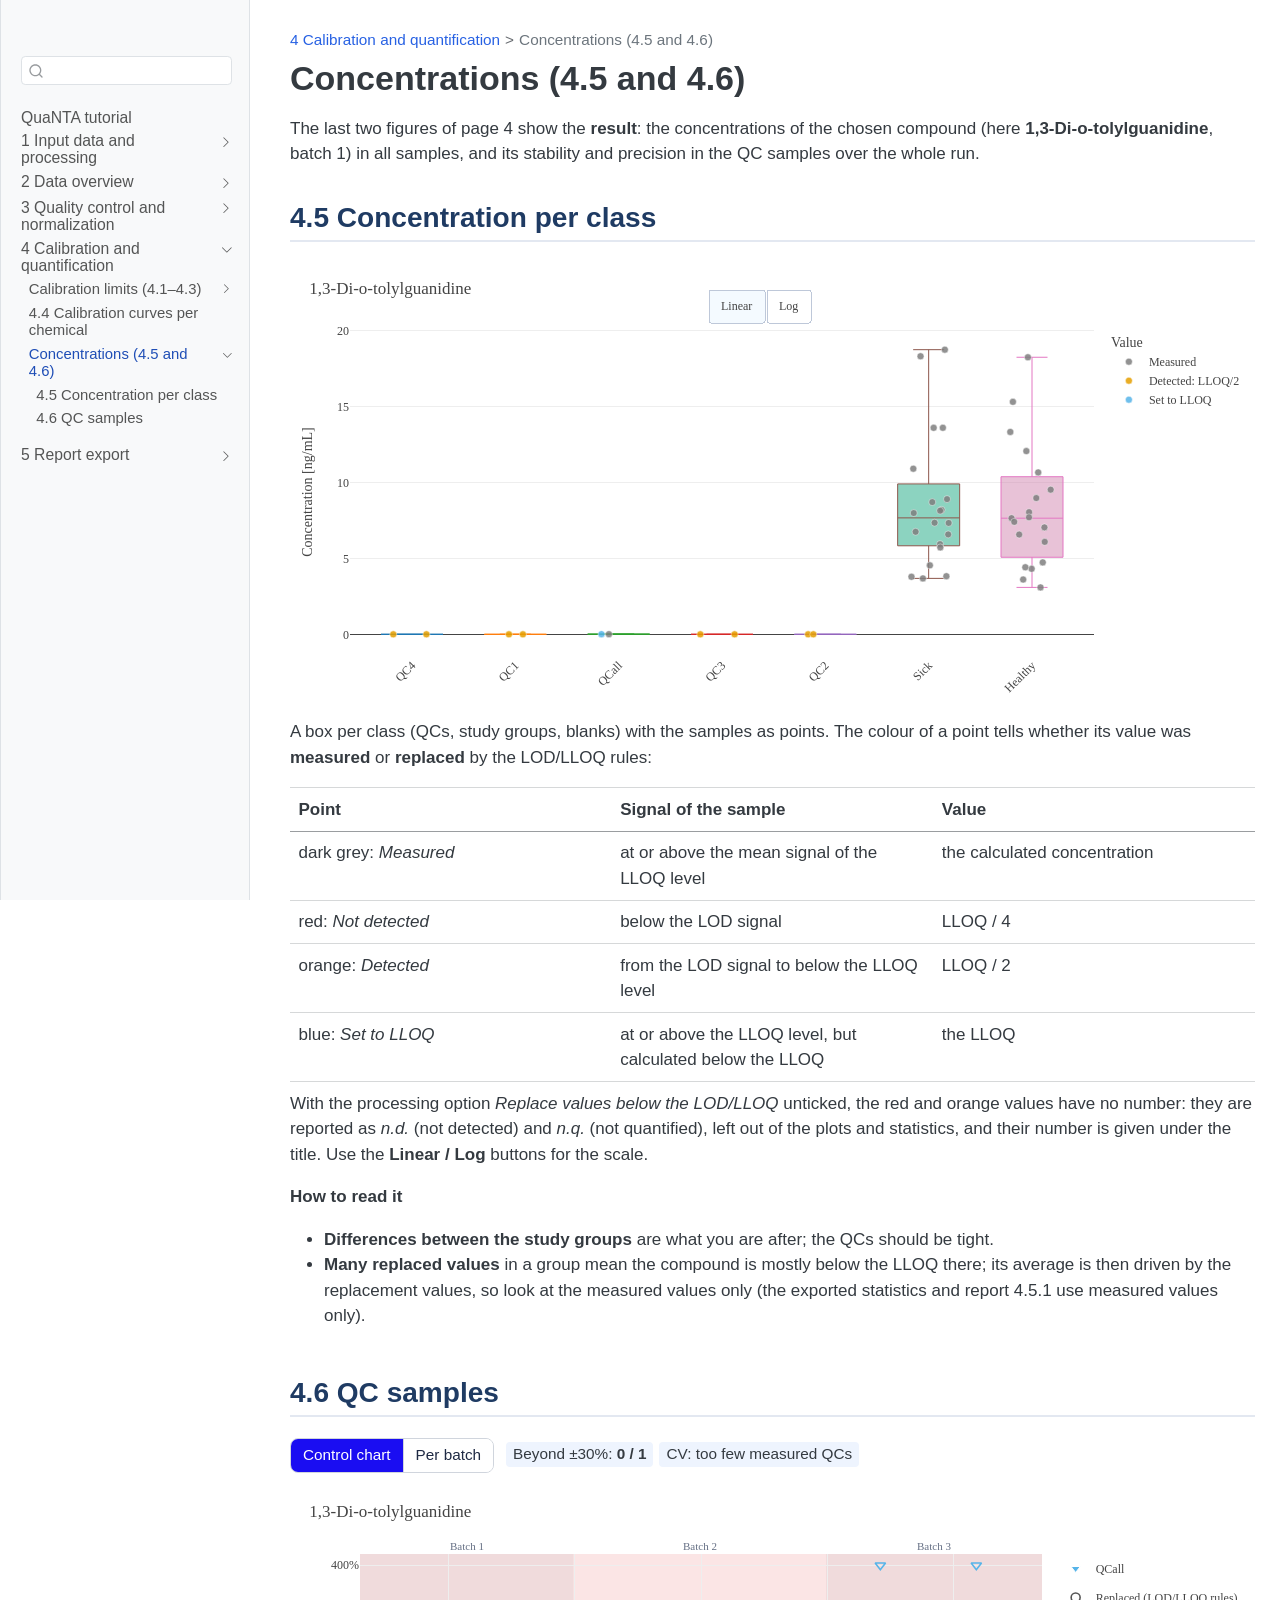
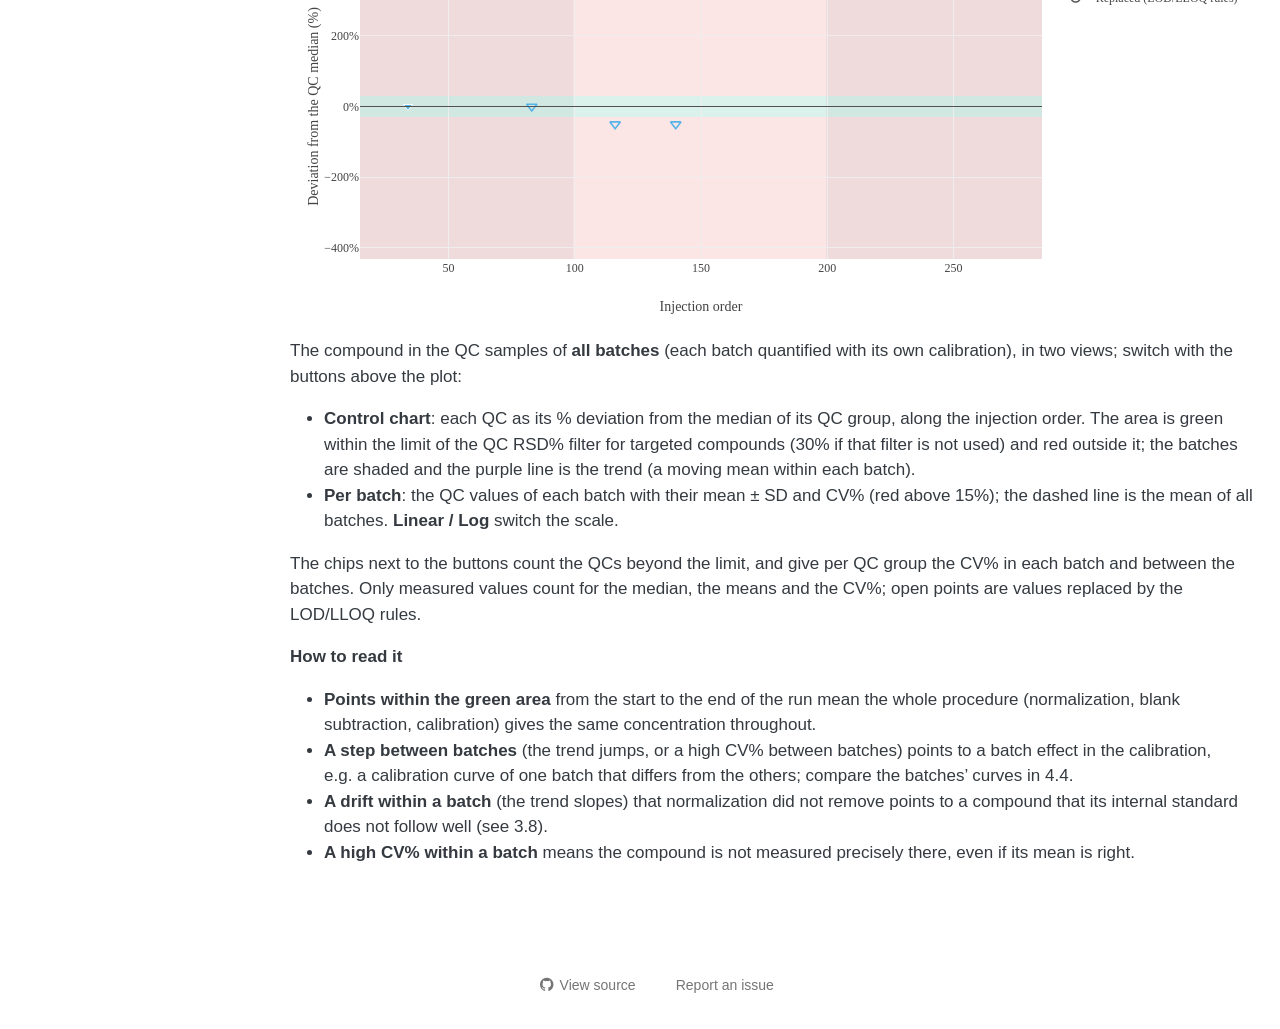
<file: concentrations.html>
<!DOCTYPE html>
<html xmlns="http://www.w3.org/1999/xhtml" lang="en" xml:lang="en"><head>

<meta charset="utf-8">
<meta name="generator" content="quarto-1.8.25">

<meta name="viewport" content="width=device-width, initial-scale=1.0, user-scalable=yes">


<title>Concentrations (4.5 and 4.6) – Introduction</title>
<style>
code{white-space: pre-wrap;}
span.smallcaps{font-variant: small-caps;}
div.columns{display: flex; gap: min(4vw, 1.5em);}
div.column{flex: auto; overflow-x: auto;}
div.hanging-indent{margin-left: 1.5em; text-indent: -1.5em;}
ul.task-list{list-style: none;}
ul.task-list li input[type="checkbox"] {
  width: 0.8em;
  margin: 0 0.8em 0.2em -1em; /* quarto-specific, see https://github.com/quarto-dev/quarto-cli/issues/4556 */ 
  vertical-align: middle;
}
</style>


<script src="site_libs/quarto-nav/quarto-nav.js"></script>
<script src="site_libs/quarto-nav/headroom.min.js"></script>
<script src="site_libs/clipboard/clipboard.min.js"></script>
<script src="site_libs/quarto-search/autocomplete.umd.js"></script>
<script src="site_libs/quarto-search/fuse.min.js"></script>
<script src="site_libs/quarto-search/quarto-search.js"></script>
<meta name="quarto:offset" content="./">
<script src="site_libs/quarto-html/quarto.js" type="module"></script>
<script src="site_libs/quarto-html/tabsets/tabsets.js" type="module"></script>
<script src="site_libs/quarto-html/axe/axe-check.js" type="module"></script>
<script src="site_libs/quarto-html/popper.min.js"></script>
<script src="site_libs/quarto-html/tippy.umd.min.js"></script>
<script src="site_libs/quarto-html/anchor.min.js"></script>
<link href="site_libs/quarto-html/tippy.css" rel="stylesheet">
<link href="site_libs/quarto-html/quarto-syntax-highlighting-7b89279ff1a6dce999919e0e67d4d9ec.css" rel="stylesheet" id="quarto-text-highlighting-styles">
<script src="site_libs/bootstrap/bootstrap.min.js"></script>
<link href="site_libs/bootstrap/bootstrap-icons.css" rel="stylesheet">
<link href="site_libs/bootstrap/bootstrap-c1517bce7df8958a8506402badb32ae7.min.css" rel="stylesheet" append-hash="true" id="quarto-bootstrap" data-mode="light">
<script id="quarto-search-options" type="application/json">{
  "location": "sidebar",
  "copy-button": false,
  "collapse-after": 3,
  "panel-placement": "start",
  "type": "textbox",
  "limit": 50,
  "keyboard-shortcut": [
    "f",
    "/",
    "s"
  ],
  "show-item-context": false,
  "language": {
    "search-no-results-text": "No results",
    "search-matching-documents-text": "matching documents",
    "search-copy-link-title": "Copy link to search",
    "search-hide-matches-text": "Hide additional matches",
    "search-more-match-text": "more match in this document",
    "search-more-matches-text": "more matches in this document",
    "search-clear-button-title": "Clear",
    "search-text-placeholder": "",
    "search-detached-cancel-button-title": "Cancel",
    "search-submit-button-title": "Submit",
    "search-label": "Search"
  }
}</script>
<script src="site_libs/htmlwidgets-1.6.4/htmlwidgets.js"></script>
<script src="site_libs/plotly-binding-4.11.0/plotly.js"></script>
<script src="site_libs/typedarray-0.1/typedarray.min.js"></script>
<script src="site_libs/jquery-3.5.1/jquery.min.js"></script>
<link href="site_libs/crosstalk-1.2.2/css/crosstalk.min.css" rel="stylesheet">
<script src="site_libs/crosstalk-1.2.2/js/crosstalk.min.js"></script>
<link href="site_libs/plotly-htmlwidgets-css-2.11.1/plotly-htmlwidgets.css" rel="stylesheet">
<script src="site_libs/plotly-main-2.11.1/plotly-latest.min.js"></script>


<link rel="stylesheet" href="styles.css">
</head>

<body class="nav-sidebar docked fullcontent quarto-light">

<div id="quarto-search-results"></div>
  <header id="quarto-header" class="headroom fixed-top">
  <nav class="quarto-secondary-nav">
    <div class="container-fluid d-flex">
      <button type="button" class="quarto-btn-toggle btn" data-bs-toggle="collapse" role="button" data-bs-target=".quarto-sidebar-collapse-item" aria-controls="quarto-sidebar" aria-expanded="false" aria-label="Toggle sidebar navigation" onclick="if (window.quartoToggleHeadroom) { window.quartoToggleHeadroom(); }">
        <i class="bi bi-layout-text-sidebar-reverse"></i>
      </button>
        <nav class="quarto-page-breadcrumbs" aria-label="breadcrumb"><ol class="breadcrumb"><li class="breadcrumb-item"><a href="./calibration-limits.html">4 Calibration and quantification</a></li><li class="breadcrumb-item"><a href="./concentrations.html">Concentrations (4.5 and 4.6)</a></li></ol></nav>
        <a class="flex-grow-1" role="navigation" data-bs-toggle="collapse" data-bs-target=".quarto-sidebar-collapse-item" aria-controls="quarto-sidebar" aria-expanded="false" aria-label="Toggle sidebar navigation" onclick="if (window.quartoToggleHeadroom) { window.quartoToggleHeadroom(); }">      
        </a>
      <button type="button" class="btn quarto-search-button" aria-label="Search" onclick="window.quartoOpenSearch();">
        <i class="bi bi-search"></i>
      </button>
    </div>
  </nav>
</header>
<!-- content -->
<div id="quarto-content" class="quarto-container page-columns page-rows-contents page-layout-article">
<!-- sidebar -->
  <nav id="quarto-sidebar" class="sidebar collapse collapse-horizontal quarto-sidebar-collapse-item sidebar-navigation docked overflow-auto">
    <div class="pt-lg-2 mt-2 text-left sidebar-header">
      <a href="./index.html" class="sidebar-logo-link">
      </a>
      </div>
        <div class="mt-2 flex-shrink-0 align-items-center">
        <div class="sidebar-search">
        <div id="quarto-search" class="" title="Search"></div>
        </div>
        </div>
    <div class="sidebar-menu-container"> 
    <ul class="list-unstyled mt-1">
        <li class="sidebar-item">
  <div class="sidebar-item-container"> 
  <a href="./index.html" class="sidebar-item-text sidebar-link">
 <span class="menu-text">QuaNTA tutorial</span></a>
  </div>
</li>
        <li class="sidebar-item sidebar-item-section">
      <div class="sidebar-item-container"> 
            <a href="./data-and-upload.html" class="sidebar-item-text sidebar-link">
 <span class="menu-text">1 Input data and processing</span></a>
          <a class="sidebar-item-toggle text-start collapsed" data-bs-toggle="collapse" data-bs-target="#quarto-sidebar-section-1" role="navigation" aria-expanded="false" aria-label="Toggle section">
            <i class="bi bi-chevron-right ms-2"></i>
          </a> 
      </div>
      <ul id="quarto-sidebar-section-1" class="collapse list-unstyled sidebar-section depth1 ">  
          <li class="sidebar-item sidebar-item-section">
      <div class="sidebar-item-container"> 
            <a href="./data-and-upload.html#file-structure" class="sidebar-item-text sidebar-link">
 <span class="menu-text">File structure</span></a>
          <a class="sidebar-item-toggle text-start collapsed" data-bs-toggle="collapse" data-bs-target="#quarto-sidebar-section-2" role="navigation" aria-expanded="false" aria-label="Toggle section">
            <i class="bi bi-chevron-right ms-2"></i>
          </a> 
      </div>
      <ul id="quarto-sidebar-section-2" class="collapse list-unstyled sidebar-section depth2 ">  
          <li class="sidebar-item">
  <div class="sidebar-item-container"> 
  <a href="./data-and-upload.html#the-four-sample-rows" class="sidebar-item-text sidebar-link">
 <span class="menu-text">The four sample rows</span></a>
  </div>
</li>
          <li class="sidebar-item">
  <div class="sidebar-item-container"> 
  <a href="./data-and-upload.html#the-feature-columns" class="sidebar-item-text sidebar-link">
 <span class="menu-text">The feature columns</span></a>
  </div>
</li>
          <li class="sidebar-item">
  <div class="sidebar-item-container"> 
  <a href="./data-and-upload.html#naming-conventions" class="sidebar-item-text sidebar-link">
 <span class="menu-text">Naming conventions</span></a>
  </div>
</li>
          <li class="sidebar-item">
  <div class="sidebar-item-container"> 
  <a href="./data-and-upload.html#example-dataset" class="sidebar-item-text sidebar-link">
 <span class="menu-text">Example dataset</span></a>
  </div>
</li>
      </ul>
  </li>
          <li class="sidebar-item">
  <div class="sidebar-item-container"> 
  <a href="./data-and-upload.html#uploading-and-reading" class="sidebar-item-text sidebar-link">
 <span class="menu-text">Uploading and reading</span></a>
  </div>
</li>
          <li class="sidebar-item">
  <div class="sidebar-item-container"> 
  <a href="./data-and-upload.html#processing-settings" class="sidebar-item-text sidebar-link">
 <span class="menu-text">Processing settings</span></a>
  </div>
</li>
      </ul>
  </li>
        <li class="sidebar-item sidebar-item-section">
      <div class="sidebar-item-container"> 
            <a href="./data-overview.html" class="sidebar-item-text sidebar-link">
 <span class="menu-text">2 Data overview</span></a>
          <a class="sidebar-item-toggle text-start collapsed" data-bs-toggle="collapse" data-bs-target="#quarto-sidebar-section-3" role="navigation" aria-expanded="false" aria-label="Toggle section">
            <i class="bi bi-chevron-right ms-2"></i>
          </a> 
      </div>
      <ul id="quarto-sidebar-section-3" class="collapse list-unstyled sidebar-section depth1 ">  
          <li class="sidebar-item">
  <div class="sidebar-item-container"> 
  <a href="./data-overview.html#samples-by-category" class="sidebar-item-text sidebar-link">
 <span class="menu-text">2.1 Samples by category</span></a>
  </div>
</li>
          <li class="sidebar-item">
  <div class="sidebar-item-container"> 
  <a href="./data-overview.html#calibration-levels" class="sidebar-item-text sidebar-link">
 <span class="menu-text">2.2 Calibration levels</span></a>
  </div>
</li>
          <li class="sidebar-item">
  <div class="sidebar-item-container"> 
  <a href="./data-overview.html#classes-of-analytes" class="sidebar-item-text sidebar-link">
 <span class="menu-text">2.3 Classes of analytes</span></a>
  </div>
</li>
          <li class="sidebar-item">
  <div class="sidebar-item-container"> 
  <a href="./data-overview.html#features-by-mz-and-retention-time" class="sidebar-item-text sidebar-link">
 <span class="menu-text">2.4 Features by m/z and RT</span></a>
  </div>
</li>
          <li class="sidebar-item">
  <div class="sidebar-item-container"> 
  <a href="./data-overview.html#distribution-of-mz" class="sidebar-item-text sidebar-link">
 <span class="menu-text">2.5 Distribution of m/z</span></a>
  </div>
</li>
          <li class="sidebar-item">
  <div class="sidebar-item-container"> 
  <a href="./data-overview.html#distribution-of-intensities" class="sidebar-item-text sidebar-link">
 <span class="menu-text">2.6 Distribution of intensities</span></a>
  </div>
</li>
      </ul>
  </li>
        <li class="sidebar-item sidebar-item-section">
      <div class="sidebar-item-container"> 
            <a class="sidebar-item-text sidebar-link text-start collapsed" data-bs-toggle="collapse" data-bs-target="#quarto-sidebar-section-4" role="navigation" aria-expanded="false">
 <span class="menu-text">3 Quality control and normalization</span></a>
          <a class="sidebar-item-toggle text-start collapsed" data-bs-toggle="collapse" data-bs-target="#quarto-sidebar-section-4" role="navigation" aria-expanded="false" aria-label="Toggle section">
            <i class="bi bi-chevron-right ms-2"></i>
          </a> 
      </div>
      <ul id="quarto-sidebar-section-4" class="collapse list-unstyled sidebar-section depth1 ">  
          <li class="sidebar-item sidebar-item-section">
      <div class="sidebar-item-container"> 
            <a href="./internal-standards.html" class="sidebar-item-text sidebar-link">
 <span class="menu-text">Internal standards and outliers (3.1–3.7)</span></a>
          <a class="sidebar-item-toggle text-start collapsed" data-bs-toggle="collapse" data-bs-target="#quarto-sidebar-section-5" role="navigation" aria-expanded="false" aria-label="Toggle section">
            <i class="bi bi-chevron-right ms-2"></i>
          </a> 
      </div>
      <ul id="quarto-sidebar-section-5" class="collapse list-unstyled sidebar-section depth2 ">  
          <li class="sidebar-item">
  <div class="sidebar-item-container"> 
  <a href="./internal-standards.html#internal-standards" class="sidebar-item-text sidebar-link">
 <span class="menu-text">3.1 Internal standards</span></a>
  </div>
</li>
          <li class="sidebar-item">
  <div class="sidebar-item-container"> 
  <a href="./internal-standards.html#failed-internal-standards" class="sidebar-item-text sidebar-link">
 <span class="menu-text">3.2 Failed internal standards</span></a>
  </div>
</li>
          <li class="sidebar-item">
  <div class="sidebar-item-container"> 
  <a href="./internal-standards.html#outlier-samples" class="sidebar-item-text sidebar-link">
 <span class="menu-text">3.3 Outlier samples</span></a>
  </div>
</li>
          <li class="sidebar-item">
  <div class="sidebar-item-container"> 
  <a href="./internal-standards.html#raw-rsd-of-the-selected-is" class="sidebar-item-text sidebar-link">
 <span class="menu-text">3.4 Raw RSD% of the selected IS</span></a>
  </div>
</li>
          <li class="sidebar-item">
  <div class="sidebar-item-container"> 
  <a href="./internal-standards.html#distribution-of-the-selected-is" class="sidebar-item-text sidebar-link">
 <span class="menu-text">3.5 Distribution of the selected IS</span></a>
  </div>
</li>
          <li class="sidebar-item">
  <div class="sidebar-item-container"> 
  <a href="./internal-standards.html#volumetric-internal-standard" class="sidebar-item-text sidebar-link">
 <span class="menu-text">3.6 Volumetric internal standard</span></a>
  </div>
</li>
          <li class="sidebar-item">
  <div class="sidebar-item-container"> 
  <a href="./internal-standards.html#internal-standards-over-the-sequence" class="sidebar-item-text sidebar-link">
 <span class="menu-text">3.7 IS over the sequence</span></a>
  </div>
</li>
      </ul>
  </li>
          <li class="sidebar-item sidebar-item-section">
      <div class="sidebar-item-container"> 
            <a href="./normalization-and-blanks.html" class="sidebar-item-text sidebar-link">
 <span class="menu-text">Normalization, filters and blanks (3.8–3.11)</span></a>
          <a class="sidebar-item-toggle text-start collapsed" data-bs-toggle="collapse" data-bs-target="#quarto-sidebar-section-6" role="navigation" aria-expanded="false" aria-label="Toggle section">
            <i class="bi bi-chevron-right ms-2"></i>
          </a> 
      </div>
      <ul id="quarto-sidebar-section-6" class="collapse list-unstyled sidebar-section depth2 ">  
          <li class="sidebar-item">
  <div class="sidebar-item-container"> 
  <a href="./normalization-and-blanks.html#comparison-of-normalization-methods" class="sidebar-item-text sidebar-link">
 <span class="menu-text">3.8 Normalization methods</span></a>
  </div>
</li>
          <li class="sidebar-item">
  <div class="sidebar-item-container"> 
  <a href="./normalization-and-blanks.html#rsd-values" class="sidebar-item-text sidebar-link">
 <span class="menu-text">3.9 RSD% values</span></a>
  </div>
</li>
          <li class="sidebar-item">
  <div class="sidebar-item-container"> 
  <a href="./normalization-and-blanks.html#removed-features" class="sidebar-item-text sidebar-link">
 <span class="menu-text">3.10 Removed features</span></a>
  </div>
</li>
          <li class="sidebar-item">
  <div class="sidebar-item-container"> 
  <a href="./normalization-and-blanks.html#blanks-compared-to-samples" class="sidebar-item-text sidebar-link">
 <span class="menu-text">3.11 Blanks compared to samples</span></a>
  </div>
</li>
      </ul>
  </li>
      </ul>
  </li>
        <li class="sidebar-item sidebar-item-section">
      <div class="sidebar-item-container"> 
            <a class="sidebar-item-text sidebar-link text-start" data-bs-toggle="collapse" data-bs-target="#quarto-sidebar-section-7" role="navigation" aria-expanded="true">
 <span class="menu-text">4 Calibration and quantification</span></a>
          <a class="sidebar-item-toggle text-start" data-bs-toggle="collapse" data-bs-target="#quarto-sidebar-section-7" role="navigation" aria-expanded="true" aria-label="Toggle section">
            <i class="bi bi-chevron-right ms-2"></i>
          </a> 
      </div>
      <ul id="quarto-sidebar-section-7" class="collapse list-unstyled sidebar-section depth1 show">  
          <li class="sidebar-item sidebar-item-section">
      <div class="sidebar-item-container"> 
            <a href="./calibration-limits.html" class="sidebar-item-text sidebar-link">
 <span class="menu-text">Calibration limits (4.1–4.3)</span></a>
          <a class="sidebar-item-toggle text-start collapsed" data-bs-toggle="collapse" data-bs-target="#quarto-sidebar-section-8" role="navigation" aria-expanded="false" aria-label="Toggle section">
            <i class="bi bi-chevron-right ms-2"></i>
          </a> 
      </div>
      <ul id="quarto-sidebar-section-8" class="collapse list-unstyled sidebar-section depth2 ">  
          <li class="sidebar-item">
  <div class="sidebar-item-container"> 
  <a href="./calibration-limits.html#calibration-curve-samples" class="sidebar-item-text sidebar-link">
 <span class="menu-text">4.1 Calibration curve samples</span></a>
  </div>
</li>
          <li class="sidebar-item">
  <div class="sidebar-item-container"> 
  <a href="./calibration-limits.html#calibration-curve-limits" class="sidebar-item-text sidebar-link">
 <span class="menu-text">4.2 Calibration curve limits</span></a>
  </div>
</li>
          <li class="sidebar-item">
  <div class="sidebar-item-container"> 
  <a href="./calibration-limits.html#chemicals-with-concentrations" class="sidebar-item-text sidebar-link">
 <span class="menu-text">4.3 Chemicals with concentrations</span></a>
  </div>
</li>
      </ul>
  </li>
          <li class="sidebar-item">
  <div class="sidebar-item-container"> 
  <a href="./calibration-curves.html" class="sidebar-item-text sidebar-link">
 <span class="menu-text">4.4 Calibration curves per chemical</span></a>
  </div>
</li>
          <li class="sidebar-item sidebar-item-section">
      <div class="sidebar-item-container"> 
            <a href="./concentrations.html" class="sidebar-item-text sidebar-link active">
 <span class="menu-text">Concentrations (4.5 and 4.6)</span></a>
          <a class="sidebar-item-toggle text-start" data-bs-toggle="collapse" data-bs-target="#quarto-sidebar-section-9" role="navigation" aria-expanded="true" aria-label="Toggle section">
            <i class="bi bi-chevron-right ms-2"></i>
          </a> 
      </div>
      <ul id="quarto-sidebar-section-9" class="collapse list-unstyled sidebar-section depth2 show">  
          <li class="sidebar-item">
  <div class="sidebar-item-container"> 
  <a href="./concentrations.html#concentration-per-class" class="sidebar-item-text sidebar-link">
 <span class="menu-text">4.5 Concentration per class</span></a>
  </div>
</li>
          <li class="sidebar-item">
  <div class="sidebar-item-container"> 
  <a href="./concentrations.html#qc-samples" class="sidebar-item-text sidebar-link">
 <span class="menu-text">4.6 QC samples</span></a>
  </div>
</li>
      </ul>
  </li>
      </ul>
  </li>
        <li class="sidebar-item sidebar-item-section">
      <div class="sidebar-item-container"> 
            <a class="sidebar-item-text sidebar-link text-start collapsed" data-bs-toggle="collapse" data-bs-target="#quarto-sidebar-section-10" role="navigation" aria-expanded="false">
 <span class="menu-text">5 Report export</span></a>
          <a class="sidebar-item-toggle text-start collapsed" data-bs-toggle="collapse" data-bs-target="#quarto-sidebar-section-10" role="navigation" aria-expanded="false" aria-label="Toggle section">
            <i class="bi bi-chevron-right ms-2"></i>
          </a> 
      </div>
      <ul id="quarto-sidebar-section-10" class="collapse list-unstyled sidebar-section depth1 ">  
          <li class="sidebar-item sidebar-item-section">
      <div class="sidebar-item-container"> 
            <a href="./reports-and-exports.html" class="sidebar-item-text sidebar-link">
 <span class="menu-text">Reports and exported tables</span></a>
          <a class="sidebar-item-toggle text-start collapsed" data-bs-toggle="collapse" data-bs-target="#quarto-sidebar-section-11" role="navigation" aria-expanded="false" aria-label="Toggle section">
            <i class="bi bi-chevron-right ms-2"></i>
          </a> 
      </div>
      <ul id="quarto-sidebar-section-11" class="collapse list-unstyled sidebar-section depth2 ">  
          <li class="sidebar-item">
  <div class="sidebar-item-container"> 
  <a href="./reports-and-exports.html#final-normalization-method" class="sidebar-item-text sidebar-link">
 <span class="menu-text">Final normalization method</span></a>
  </div>
</li>
          <li class="sidebar-item">
  <div class="sidebar-item-container"> 
  <a href="./reports-and-exports.html#reports" class="sidebar-item-text sidebar-link">
 <span class="menu-text">Reports</span></a>
  </div>
</li>
          <li class="sidebar-item">
  <div class="sidebar-item-container"> 
  <a href="./reports-and-exports.html#exported-tables" class="sidebar-item-text sidebar-link">
 <span class="menu-text">Exported tables</span></a>
  </div>
</li>
          <li class="sidebar-item">
  <div class="sidebar-item-container"> 
  <a href="./reports-and-exports.html#processing-history" class="sidebar-item-text sidebar-link">
 <span class="menu-text">Processing history</span></a>
  </div>
</li>
      </ul>
  </li>
      </ul>
  </li>
    </ul>
    </div>
</nav>
<div id="quarto-sidebar-glass" class="quarto-sidebar-collapse-item" data-bs-toggle="collapse" data-bs-target=".quarto-sidebar-collapse-item"></div>
<!-- margin-sidebar -->
    
<!-- main -->
<main class="content" id="quarto-document-content">

<header id="title-block-header" class="quarto-title-block default"><nav class="quarto-page-breadcrumbs quarto-title-breadcrumbs d-none d-lg-block" aria-label="breadcrumb"><ol class="breadcrumb"><li class="breadcrumb-item"><a href="./calibration-limits.html">4 Calibration and quantification</a></li><li class="breadcrumb-item"><a href="./concentrations.html">Concentrations (4.5 and 4.6)</a></li></ol></nav>
<div class="quarto-title">
<h1 class="title">Concentrations (4.5 and 4.6)</h1>
</div>



<div class="quarto-title-meta">

    
  
    
  </div>
  


</header>


<p>The last two figures of page 4 show the <strong>result</strong>: the concentrations of the chosen compound (here <strong>1,3-Di-o-tolylguanidine</strong>, batch 1) in all samples, and its stability and precision in the QC samples over the whole run.</p>
<section id="concentration-per-class" class="level2">
<h2 class="anchored" data-anchor-id="concentration-per-class">4.5 Concentration per class</h2>
<div class="cell">
<div class="cell-output-display">
<div id="htmlwidget-c404034206c21c821a5c" style="width:100%;height:444px;" class="plotly html-widget"></div>
<script type="application/json" data-for="htmlwidget-c404034206c21c821a5c">{"x":{"visdat":{"5ebc75e27a02":["function () ","plotlyVisDat"]},"cur_data":"5ebc75e27a02","attrs":{"5ebc75e27a02":{"alpha_stroke":1,"sizes":[10,100],"spans":[1,20],"type":"box","x":[1,1],"y":[0.01,0.01],"name":"QC4","boxpoints":false,"fillcolor":"#0072B273","line":{"color":"grey30","width":1},"width":0.59999999999999998,"hoverinfo":"skip","showlegend":false,"inherit":true},"5ebc75e27a02.1":{"alpha_stroke":1,"sizes":[10,100],"spans":[1,20],"type":"box","x":[2,2],"y":[0.01,0.01],"name":"QC1","boxpoints":false,"fillcolor":"#0072B273","line":{"color":"grey30","width":1},"width":0.59999999999999998,"hoverinfo":"skip","showlegend":false,"inherit":true},"5ebc75e27a02.2":{"alpha_stroke":1,"sizes":[10,100],"spans":[1,20],"type":"box","x":[3,3],"y":[0.020004019022042008,0.02],"name":"QCall","boxpoints":false,"fillcolor":"#0072B273","line":{"color":"grey30","width":1},"width":0.59999999999999998,"hoverinfo":"skip","showlegend":false,"inherit":true},"5ebc75e27a02.3":{"alpha_stroke":1,"sizes":[10,100],"spans":[1,20],"type":"box","x":[4,4],"y":[0.01,0.01],"name":"QC3","boxpoints":false,"fillcolor":"#0072B273","line":{"color":"grey30","width":1},"width":0.59999999999999998,"hoverinfo":"skip","showlegend":false,"inherit":true},"5ebc75e27a02.4":{"alpha_stroke":1,"sizes":[10,100],"spans":[1,20],"type":"box","x":[5,5],"y":[0.01,0.01],"name":"QC2","boxpoints":false,"fillcolor":"#0072B273","line":{"color":"grey30","width":1},"width":0.59999999999999998,"hoverinfo":"skip","showlegend":false,"inherit":true},"5ebc75e27a02.5":{"alpha_stroke":1,"sizes":[10,100],"spans":[1,20],"type":"box","x":[6,6,6,6,6,6,6,6,6,6,6,6,6,6,6,6,6,6,6,6],"y":[6.7628512391851441,3.695098370690983,8.9159349879419878,13.613574990241949,10.91918732943283,13.612681167492534,8.2074403818773636,4.5541320143578305,8.7199054400561771,5.9498225229888879,7.3465337009010492,7.361652902045023,6.5911656806253323,18.760806766511219,18.326643457053574,8.1539141857026642,3.8018973369018729,3.8367437961941318,5.7349626790992438,7.9989469964879527],"name":"Sick","boxpoints":false,"fillcolor":"#009E7373","line":{"color":"grey30","width":1},"width":0.59999999999999998,"hoverinfo":"skip","showlegend":false,"inherit":true},"5ebc75e27a02.6":{"alpha_stroke":1,"sizes":[10,100],"spans":[1,20],"type":"box","x":[7,7,7,7,7,7,7,7,7,7,7,7,7,7,7,7,7,7,7],"y":[3.1011960038358062,6.1018486838285746,13.341977212056408,12.080027797657548,4.3249166120824905,7.0539138845175184,4.4268051631156862,7.660718375738985,8.9869610392732184,10.67531552477346,6.582711702172273,7.419181920530221,8.0577849230104146,4.7493776507056964,15.323457723452075,7.7161712035822241,9.5388663884767304,18.26193360522603,3.618975682839543],"name":"Healthy","boxpoints":false,"fillcolor":"#CC79A773","line":{"color":"grey30","width":1},"width":0.59999999999999998,"hoverinfo":"skip","showlegend":false,"inherit":true},"5ebc75e27a02.7":{"alpha_stroke":1,"sizes":[10,100],"spans":[1,20],"x":[5.8736038836743685,5.9444743668753652,7.0824228012841193,6.177772761164233,6.1373520830646155,5.8513958273269235,7.1232771715801206,6.7900199233833698,6.0484225457347929,6.9453740194439888,6.9965975297987457,7.1203948149457572,2.9057484243251381,6.9355068204551937,6.1250280803442001,6.8020248142629862,7.0415268834028391,7.0600188214331867,6.0115624488145114,6.0349897353909912,6.1099871787428857,6.1933829132840037,6.0573437926359475,6.8759171277843416,6.1889061805885284,6.1564857919514182,6.8285355423856524,6.9717758895084261,7.1039902389794589,5.9214907145220783,6.8152204467169941,6.110999330282211,6.9710592904221267,5.8336892152670767,7.1807933096867052,6.1714079935569313,6.9604483170434834,6.9145275409240279,6.1127332279738038,5.8553497876878824],"y":[6.7628512391851441,3.695098370690983,3.1011960038358062,8.9159349879419878,13.613574990241949,10.91918732943283,6.1018486838285746,13.341977212056408,13.612681167492534,12.080027797657548,4.3249166120824905,7.0539138845175184,0.020004019022042008,4.4268051631156862,8.2074403818773636,7.660718375738985,8.9869610392732184,10.67531552477346,4.5541320143578305,8.7199054400561771,5.9498225229888879,7.3465337009010492,7.361652902045023,6.582711702172273,6.5911656806253323,18.760806766511219,7.419181920530221,8.0577849230104146,4.7493776507056964,18.326643457053574,15.323457723452075,8.1539141857026642,7.7161712035822241,3.8018973369018729,9.5388663884767304,3.8367437961941318,18.26193360522603,3.618975682839543,5.7349626790992438,7.9989469964879527],"type":"scatter","mode":"markers","name":"Measured","text":["<b>S001_B1_18<\/b><br>Sick · batch 1 · inj. 18<br>conc. 6.763 (Measured)","<b>S002_B1_19<\/b><br>Sick · batch 1 · inj. 19<br>conc. 3.695 (Measured)","<b>H002_B1_21<\/b><br>Healthy · batch 1 · inj. 21<br>conc. 3.101 (Measured)","<b>S003_B1_23<\/b><br>Sick · batch 1 · inj. 23<br>conc. 8.916 (Measured)","<b>S004_B1_24<\/b><br>Sick · batch 1 · inj. 24<br>conc. 13.61 (Measured)","<b>S005_B1_25<\/b><br>Sick · batch 1 · inj. 25<br>conc. 10.92 (Measured)","<b>H003_B1_26<\/b><br>Healthy · batch 1 · inj. 26<br>conc. 6.102 (Measured)","<b>H004_B1_27<\/b><br>Healthy · batch 1 · inj. 27<br>conc. 13.34 (Measured)","<b>S006_B1_29<\/b><br>Sick · batch 1 · inj. 29<br>conc. 13.61 (Measured)","<b>H005_B1_31<\/b><br>Healthy · batch 1 · inj. 31<br>conc. 12.08 (Measured)","<b>H006_B1_32<\/b><br>Healthy · batch 1 · inj. 32<br>conc. 4.325 (Measured)","<b>H007_B1_33<\/b><br>Healthy · batch 1 · inj. 33<br>conc. 7.054 (Measured)","<b>QCall_B1_34<\/b><br>QCall · batch 1 · inj. 34<br>conc. 0.02 (Measured)","<b>H008_B1_35<\/b><br>Healthy · batch 1 · inj. 35<br>conc. 4.427 (Measured)","<b>S007_B1_36<\/b><br>Sick · batch 1 · inj. 36<br>conc. 8.207 (Measured)","<b>H009_B1_37<\/b><br>Healthy · batch 1 · inj. 37<br>conc. 7.661 (Measured)","<b>H010_B1_38<\/b><br>Healthy · batch 1 · inj. 38<br>conc. 8.987 (Measured)","<b>H011_B1_39<\/b><br>Healthy · batch 1 · inj. 39<br>conc. 10.68 (Measured)","<b>S008_B1_41<\/b><br>Sick · batch 1 · inj. 41<br>conc. 4.554 (Measured)","<b>S009_B1_42<\/b><br>Sick · batch 1 · inj. 42<br>conc. 8.72 (Measured)","<b>S010_B1_58<\/b><br>Sick · batch 1 · inj. 58<br>conc. 5.95 (Measured)","<b>S011_B1_59<\/b><br>Sick · batch 1 · inj. 59<br>conc. 7.347 (Measured)","<b>S012_B1_61<\/b><br>Sick · batch 1 · inj. 61<br>conc. 7.362 (Measured)","<b>H012_B1_62<\/b><br>Healthy · batch 1 · inj. 62<br>conc. 6.583 (Measured)","<b>S013_B1_63<\/b><br>Sick · batch 1 · inj. 63<br>conc. 6.591 (Measured)","<b>S014_B1_64<\/b><br>Sick · batch 1 · inj. 64<br>conc. 18.76 (Measured)","<b>H013_B1_65<\/b><br>Healthy · batch 1 · inj. 65<br>conc. 7.419 (Measured)","<b>H014_B1_67<\/b><br>Healthy · batch 1 · inj. 67<br>conc. 8.058 (Measured)","<b>H015_B1_68<\/b><br>Healthy · batch 1 · inj. 68<br>conc. 4.749 (Measured)","<b>S015_B1_69<\/b><br>Sick · batch 1 · inj. 69<br>conc. 18.33 (Measured)","<b>H016_B1_71<\/b><br>Healthy · batch 1 · inj. 71<br>conc. 15.32 (Measured)","<b>S016_B1_73<\/b><br>Sick · batch 1 · inj. 73<br>conc. 8.154 (Measured)","<b>H017_B1_74<\/b><br>Healthy · batch 1 · inj. 74<br>conc. 7.716 (Measured)","<b>S017_B1_75<\/b><br>Sick · batch 1 · inj. 75<br>conc. 3.802 (Measured)","<b>H018_B1_76<\/b><br>Healthy · batch 1 · inj. 76<br>conc. 9.539 (Measured)","<b>S018_B1_77<\/b><br>Sick · batch 1 · inj. 77<br>conc. 3.837 (Measured)","<b>H019_B1_79<\/b><br>Healthy · batch 1 · inj. 79<br>conc. 18.26 (Measured)","<b>H020_B1_80<\/b><br>Healthy · batch 1 · inj. 80<br>conc. 3.619 (Measured)","<b>S019_B1_81<\/b><br>Sick · batch 1 · inj. 81<br>conc. 5.735 (Measured)","<b>S020_B1_82<\/b><br>Sick · batch 1 · inj. 82<br>conc. 7.999 (Measured)"],"hoverinfo":"text","marker":{"color":"grey25","size":7,"opacity":0.84999999999999998,"line":{"color":"white","width":0.5}},"inherit":true},"5ebc75e27a02.8":{"alpha_stroke":1,"sizes":[10,100],"spans":[1,20],"x":[0.81880952679552133,1.1395226541161536,1.9383353587891907,2.0733414062764495,3.7902916681207715,4.8332952584978193,4.122021628012881,4.883750804932788],"y":[0.01,0.01,0.01,0.01,0.01,0.01,0.01,0.01],"type":"scatter","mode":"markers","name":"Detected: LLOQ/2","text":["<b>QC4_QC_B1_17<\/b><br>QC4 · batch 1 · inj. 17<br>conc. 0.01 (Detected: LLOQ/2)","<b>QC4_QC_B1_22<\/b><br>QC4 · batch 1 · inj. 22<br>conc. 0.01 (Detected: LLOQ/2)","<b>QC1_QC_B1_28<\/b><br>QC1 · batch 1 · inj. 28<br>conc. 0.01 (Detected: LLOQ/2)","<b>QC1_QC_B1_40<\/b><br>QC1 · batch 1 · inj. 40<br>conc. 0.01 (Detected: LLOQ/2)","<b>QC3_QC_B1_60<\/b><br>QC3 · batch 1 · inj. 60<br>conc. 0.01 (Detected: LLOQ/2)","<b>QC2_QC_B1_66<\/b><br>QC2 · batch 1 · inj. 66<br>conc. 0.01 (Detected: LLOQ/2)","<b>QC3_QC_B1_72<\/b><br>QC3 · batch 1 · inj. 72<br>conc. 0.01 (Detected: LLOQ/2)","<b>QC2_QC_B1_78<\/b><br>QC2 · batch 1 · inj. 78<br>conc. 0.01 (Detected: LLOQ/2)"],"hoverinfo":"text","marker":{"color":"#E69F00","size":7,"opacity":0.84999999999999998,"line":{"color":"white","width":0.5}},"inherit":true},"5ebc75e27a02.9":{"alpha_stroke":1,"sizes":[10,100],"spans":[1,20],"x":2.83380270130001,"y":0.02,"type":"scatter","mode":"markers","name":"Set to LLOQ","text":"<b>QCall_B1_83<\/b><br>QCall · batch 1 · inj. 83<br>conc. 0.02 (Set to LLOQ)","hoverinfo":"text","marker":{"color":"#56B4E9","size":7,"opacity":0.84999999999999998,"line":{"color":"white","width":0.5}},"inherit":true}},"layout":{"height":460,"margin":{"b":40,"l":60,"t":70,"r":10},"title":{"text":"1,3-Di-o-tolylguanidine","x":0.02},"hovermode":"closest","font":{"family":"Lato"},"xaxis":{"domain":[0,1],"automargin":true,"title":"","tickvals":[1,2,3,4,5,6,7],"ticktext":["QC4","QC1","QCall","QC3","QC2","Sick","Healthy"],"tickangle":-45,"range":[0.40000000000000002,7.5999999999999996],"zeroline":false},"yaxis":{"domain":[0,1],"automargin":true,"title":"Concentration [ng/mL]","type":"linear","exponentformat":"E"},"legend":{"orientation":"v","x":1.02,"y":1,"title":{"text":"Value"}},"updatemenus":[{"type":"buttons","direction":"right","x":0.55000000000000004,"y":1.02,"xanchor":"center","yanchor":"bottom","active":0,"buttons":[{"label":"Linear","method":"relayout","args":[{"yaxis.type":"linear"}]},{"label":"Log","method":"relayout","args":[{"yaxis.type":"log"}]}]}],"showlegend":true},"source":"A","config":{"modeBarButtonsToAdd":["hoverclosest","hovercompare"],"showSendToCloud":false},"data":[{"fillcolor":"#0072B273","type":"box","x":[1,1],"y":[0.01,0.01],"name":"QC4","boxpoints":false,"line":{"color":"grey30","width":1},"width":0.59999999999999998,"hoverinfo":["skip","skip"],"showlegend":false,"marker":{"color":"rgba(31,119,180,1)","line":{"color":"rgba(31,119,180,1)"}},"xaxis":"x","yaxis":"y","frame":null},{"fillcolor":"#0072B273","type":"box","x":[2,2],"y":[0.01,0.01],"name":"QC1","boxpoints":false,"line":{"color":"grey30","width":1},"width":0.59999999999999998,"hoverinfo":["skip","skip"],"showlegend":false,"marker":{"color":"rgba(255,127,14,1)","line":{"color":"rgba(255,127,14,1)"}},"xaxis":"x","yaxis":"y","frame":null},{"fillcolor":"#0072B273","type":"box","x":[3,3],"y":[0.020004019022042008,0.02],"name":"QCall","boxpoints":false,"line":{"color":"grey30","width":1},"width":0.59999999999999998,"hoverinfo":["skip","skip"],"showlegend":false,"marker":{"color":"rgba(44,160,44,1)","line":{"color":"rgba(44,160,44,1)"}},"xaxis":"x","yaxis":"y","frame":null},{"fillcolor":"#0072B273","type":"box","x":[4,4],"y":[0.01,0.01],"name":"QC3","boxpoints":false,"line":{"color":"grey30","width":1},"width":0.59999999999999998,"hoverinfo":["skip","skip"],"showlegend":false,"marker":{"color":"rgba(214,39,40,1)","line":{"color":"rgba(214,39,40,1)"}},"xaxis":"x","yaxis":"y","frame":null},{"fillcolor":"#0072B273","type":"box","x":[5,5],"y":[0.01,0.01],"name":"QC2","boxpoints":false,"line":{"color":"grey30","width":1},"width":0.59999999999999998,"hoverinfo":["skip","skip"],"showlegend":false,"marker":{"color":"rgba(148,103,189,1)","line":{"color":"rgba(148,103,189,1)"}},"xaxis":"x","yaxis":"y","frame":null},{"fillcolor":"#009E7373","type":"box","x":[6,6,6,6,6,6,6,6,6,6,6,6,6,6,6,6,6,6,6,6],"y":[6.7628512391851441,3.695098370690983,8.9159349879419878,13.613574990241949,10.91918732943283,13.612681167492534,8.2074403818773636,4.5541320143578305,8.7199054400561771,5.9498225229888879,7.3465337009010492,7.361652902045023,6.5911656806253323,18.760806766511219,18.326643457053574,8.1539141857026642,3.8018973369018729,3.8367437961941318,5.7349626790992438,7.9989469964879527],"name":"Sick","boxpoints":false,"line":{"color":"grey30","width":1},"width":0.59999999999999998,"hoverinfo":["skip","skip","skip","skip","skip","skip","skip","skip","skip","skip","skip","skip","skip","skip","skip","skip","skip","skip","skip","skip"],"showlegend":false,"marker":{"color":"rgba(140,86,75,1)","line":{"color":"rgba(140,86,75,1)"}},"xaxis":"x","yaxis":"y","frame":null},{"fillcolor":"#CC79A773","type":"box","x":[7,7,7,7,7,7,7,7,7,7,7,7,7,7,7,7,7,7,7],"y":[3.1011960038358062,6.1018486838285746,13.341977212056408,12.080027797657548,4.3249166120824905,7.0539138845175184,4.4268051631156862,7.660718375738985,8.9869610392732184,10.67531552477346,6.582711702172273,7.419181920530221,8.0577849230104146,4.7493776507056964,15.323457723452075,7.7161712035822241,9.5388663884767304,18.26193360522603,3.618975682839543],"name":"Healthy","boxpoints":false,"line":{"color":"grey30","width":1},"width":0.59999999999999998,"hoverinfo":["skip","skip","skip","skip","skip","skip","skip","skip","skip","skip","skip","skip","skip","skip","skip","skip","skip","skip","skip"],"showlegend":false,"marker":{"color":"rgba(227,119,194,1)","line":{"color":"rgba(227,119,194,1)"}},"xaxis":"x","yaxis":"y","frame":null},{"x":[5.8736038836743685,5.9444743668753652,7.0824228012841193,6.177772761164233,6.1373520830646155,5.8513958273269235,7.1232771715801206,6.7900199233833698,6.0484225457347929,6.9453740194439888,6.9965975297987457,7.1203948149457572,2.9057484243251381,6.9355068204551937,6.1250280803442001,6.8020248142629862,7.0415268834028391,7.0600188214331867,6.0115624488145114,6.0349897353909912,6.1099871787428857,6.1933829132840037,6.0573437926359475,6.8759171277843416,6.1889061805885284,6.1564857919514182,6.8285355423856524,6.9717758895084261,7.1039902389794589,5.9214907145220783,6.8152204467169941,6.110999330282211,6.9710592904221267,5.8336892152670767,7.1807933096867052,6.1714079935569313,6.9604483170434834,6.9145275409240279,6.1127332279738038,5.8553497876878824],"y":[6.7628512391851441,3.695098370690983,3.1011960038358062,8.9159349879419878,13.613574990241949,10.91918732943283,6.1018486838285746,13.341977212056408,13.612681167492534,12.080027797657548,4.3249166120824905,7.0539138845175184,0.020004019022042008,4.4268051631156862,8.2074403818773636,7.660718375738985,8.9869610392732184,10.67531552477346,4.5541320143578305,8.7199054400561771,5.9498225229888879,7.3465337009010492,7.361652902045023,6.582711702172273,6.5911656806253323,18.760806766511219,7.419181920530221,8.0577849230104146,4.7493776507056964,18.326643457053574,15.323457723452075,8.1539141857026642,7.7161712035822241,3.8018973369018729,9.5388663884767304,3.8367437961941318,18.26193360522603,3.618975682839543,5.7349626790992438,7.9989469964879527],"type":"scatter","mode":"markers","name":"Measured","text":["<b>S001_B1_18<\/b><br>Sick · batch 1 · inj. 18<br>conc. 6.763 (Measured)","<b>S002_B1_19<\/b><br>Sick · batch 1 · inj. 19<br>conc. 3.695 (Measured)","<b>H002_B1_21<\/b><br>Healthy · batch 1 · inj. 21<br>conc. 3.101 (Measured)","<b>S003_B1_23<\/b><br>Sick · batch 1 · inj. 23<br>conc. 8.916 (Measured)","<b>S004_B1_24<\/b><br>Sick · batch 1 · inj. 24<br>conc. 13.61 (Measured)","<b>S005_B1_25<\/b><br>Sick · batch 1 · inj. 25<br>conc. 10.92 (Measured)","<b>H003_B1_26<\/b><br>Healthy · batch 1 · inj. 26<br>conc. 6.102 (Measured)","<b>H004_B1_27<\/b><br>Healthy · batch 1 · inj. 27<br>conc. 13.34 (Measured)","<b>S006_B1_29<\/b><br>Sick · batch 1 · inj. 29<br>conc. 13.61 (Measured)","<b>H005_B1_31<\/b><br>Healthy · batch 1 · inj. 31<br>conc. 12.08 (Measured)","<b>H006_B1_32<\/b><br>Healthy · batch 1 · inj. 32<br>conc. 4.325 (Measured)","<b>H007_B1_33<\/b><br>Healthy · batch 1 · inj. 33<br>conc. 7.054 (Measured)","<b>QCall_B1_34<\/b><br>QCall · batch 1 · inj. 34<br>conc. 0.02 (Measured)","<b>H008_B1_35<\/b><br>Healthy · batch 1 · inj. 35<br>conc. 4.427 (Measured)","<b>S007_B1_36<\/b><br>Sick · batch 1 · inj. 36<br>conc. 8.207 (Measured)","<b>H009_B1_37<\/b><br>Healthy · batch 1 · inj. 37<br>conc. 7.661 (Measured)","<b>H010_B1_38<\/b><br>Healthy · batch 1 · inj. 38<br>conc. 8.987 (Measured)","<b>H011_B1_39<\/b><br>Healthy · batch 1 · inj. 39<br>conc. 10.68 (Measured)","<b>S008_B1_41<\/b><br>Sick · batch 1 · inj. 41<br>conc. 4.554 (Measured)","<b>S009_B1_42<\/b><br>Sick · batch 1 · inj. 42<br>conc. 8.72 (Measured)","<b>S010_B1_58<\/b><br>Sick · batch 1 · inj. 58<br>conc. 5.95 (Measured)","<b>S011_B1_59<\/b><br>Sick · batch 1 · inj. 59<br>conc. 7.347 (Measured)","<b>S012_B1_61<\/b><br>Sick · batch 1 · inj. 61<br>conc. 7.362 (Measured)","<b>H012_B1_62<\/b><br>Healthy · batch 1 · inj. 62<br>conc. 6.583 (Measured)","<b>S013_B1_63<\/b><br>Sick · batch 1 · inj. 63<br>conc. 6.591 (Measured)","<b>S014_B1_64<\/b><br>Sick · batch 1 · inj. 64<br>conc. 18.76 (Measured)","<b>H013_B1_65<\/b><br>Healthy · batch 1 · inj. 65<br>conc. 7.419 (Measured)","<b>H014_B1_67<\/b><br>Healthy · batch 1 · inj. 67<br>conc. 8.058 (Measured)","<b>H015_B1_68<\/b><br>Healthy · batch 1 · inj. 68<br>conc. 4.749 (Measured)","<b>S015_B1_69<\/b><br>Sick · batch 1 · inj. 69<br>conc. 18.33 (Measured)","<b>H016_B1_71<\/b><br>Healthy · batch 1 · inj. 71<br>conc. 15.32 (Measured)","<b>S016_B1_73<\/b><br>Sick · batch 1 · inj. 73<br>conc. 8.154 (Measured)","<b>H017_B1_74<\/b><br>Healthy · batch 1 · inj. 74<br>conc. 7.716 (Measured)","<b>S017_B1_75<\/b><br>Sick · batch 1 · inj. 75<br>conc. 3.802 (Measured)","<b>H018_B1_76<\/b><br>Healthy · batch 1 · inj. 76<br>conc. 9.539 (Measured)","<b>S018_B1_77<\/b><br>Sick · batch 1 · inj. 77<br>conc. 3.837 (Measured)","<b>H019_B1_79<\/b><br>Healthy · batch 1 · inj. 79<br>conc. 18.26 (Measured)","<b>H020_B1_80<\/b><br>Healthy · batch 1 · inj. 80<br>conc. 3.619 (Measured)","<b>S019_B1_81<\/b><br>Sick · batch 1 · inj. 81<br>conc. 5.735 (Measured)","<b>S020_B1_82<\/b><br>Sick · batch 1 · inj. 82<br>conc. 7.999 (Measured)"],"hoverinfo":["text","text","text","text","text","text","text","text","text","text","text","text","text","text","text","text","text","text","text","text","text","text","text","text","text","text","text","text","text","text","text","text","text","text","text","text","text","text","text","text"],"marker":{"color":"grey25","size":7,"opacity":0.84999999999999998,"line":{"color":"white","width":0.5}},"error_y":{"color":"rgba(127,127,127,1)"},"error_x":{"color":"rgba(127,127,127,1)"},"line":{"color":"rgba(127,127,127,1)"},"xaxis":"x","yaxis":"y","frame":null},{"x":[0.81880952679552133,1.1395226541161536,1.9383353587891907,2.0733414062764495,3.7902916681207715,4.8332952584978193,4.122021628012881,4.883750804932788],"y":[0.01,0.01,0.01,0.01,0.01,0.01,0.01,0.01],"type":"scatter","mode":"markers","name":"Detected: LLOQ/2","text":["<b>QC4_QC_B1_17<\/b><br>QC4 · batch 1 · inj. 17<br>conc. 0.01 (Detected: LLOQ/2)","<b>QC4_QC_B1_22<\/b><br>QC4 · batch 1 · inj. 22<br>conc. 0.01 (Detected: LLOQ/2)","<b>QC1_QC_B1_28<\/b><br>QC1 · batch 1 · inj. 28<br>conc. 0.01 (Detected: LLOQ/2)","<b>QC1_QC_B1_40<\/b><br>QC1 · batch 1 · inj. 40<br>conc. 0.01 (Detected: LLOQ/2)","<b>QC3_QC_B1_60<\/b><br>QC3 · batch 1 · inj. 60<br>conc. 0.01 (Detected: LLOQ/2)","<b>QC2_QC_B1_66<\/b><br>QC2 · batch 1 · inj. 66<br>conc. 0.01 (Detected: LLOQ/2)","<b>QC3_QC_B1_72<\/b><br>QC3 · batch 1 · inj. 72<br>conc. 0.01 (Detected: LLOQ/2)","<b>QC2_QC_B1_78<\/b><br>QC2 · batch 1 · inj. 78<br>conc. 0.01 (Detected: LLOQ/2)"],"hoverinfo":["text","text","text","text","text","text","text","text"],"marker":{"color":"#E69F00","size":7,"opacity":0.84999999999999998,"line":{"color":"white","width":0.5}},"error_y":{"color":"rgba(188,189,34,1)"},"error_x":{"color":"rgba(188,189,34,1)"},"line":{"color":"rgba(188,189,34,1)"},"xaxis":"x","yaxis":"y","frame":null},{"x":[2.83380270130001],"y":[0.02],"type":"scatter","mode":"markers","name":"Set to LLOQ","text":"<b>QCall_B1_83<\/b><br>QCall · batch 1 · inj. 83<br>conc. 0.02 (Set to LLOQ)","hoverinfo":"text","marker":{"color":"#56B4E9","size":7,"opacity":0.84999999999999998,"line":{"color":"white","width":0.5}},"error_y":{"color":"rgba(23,190,207,1)"},"error_x":{"color":"rgba(23,190,207,1)"},"line":{"color":"rgba(23,190,207,1)"},"xaxis":"x","yaxis":"y","frame":null}],"highlight":{"on":"plotly_click","persistent":false,"dynamic":false,"selectize":false,"opacityDim":0.20000000000000001,"selected":{"opacity":1},"debounce":0},"shinyEvents":["plotly_hover","plotly_click","plotly_selected","plotly_relayout","plotly_brushed","plotly_brushing","plotly_clickannotation","plotly_doubleclick","plotly_deselect","plotly_afterplot","plotly_sunburstclick"],"base_url":"https://plot.ly"},"evals":[],"jsHooks":[]}</script>
</div>
</div>
<p>A box per class (QCs, study groups, blanks) with the samples as points. The colour of a point tells whether its value was <strong>measured</strong> or <strong>replaced</strong> by the LOD/LLOQ rules:</p>
<table class="caption-top table">
<colgroup>
<col style="width: 33%">
<col style="width: 33%">
<col style="width: 33%">
</colgroup>
<thead>
<tr class="header">
<th>Point</th>
<th>Signal of the sample</th>
<th>Value</th>
</tr>
</thead>
<tbody>
<tr class="odd">
<td>dark grey: <em>Measured</em></td>
<td>at or above the mean signal of the LLOQ level</td>
<td>the calculated concentration</td>
</tr>
<tr class="even">
<td>red: <em>Not detected</em></td>
<td>below the LOD signal</td>
<td>LLOQ / 4</td>
</tr>
<tr class="odd">
<td>orange: <em>Detected</em></td>
<td>from the LOD signal to below the LLOQ level</td>
<td>LLOQ / 2</td>
</tr>
<tr class="even">
<td>blue: <em>Set to LLOQ</em></td>
<td>at or above the LLOQ level, but calculated below the LLOQ</td>
<td>the LLOQ</td>
</tr>
</tbody>
</table>
<p>With the processing option <em>Replace values below the LOD/LLOQ</em> unticked, the red and orange values have no number: they are reported as <em>n.d.</em> (not detected) and <em>n.q.</em> (not quantified), left out of the plots and statistics, and their number is given under the title. Use the <strong>Linear / Log</strong> buttons for the scale.</p>
<p><strong>How to read it</strong></p>
<ul>
<li><strong>Differences between the study groups</strong> are what you are after; the QCs should be tight.</li>
<li><strong>Many replaced values</strong> in a group mean the compound is mostly below the LLOQ there; its average is then driven by the replacement values, so look at the measured values only (the exported statistics and report 4.5.1 use measured values only).</li>
</ul>
</section>
<section id="qc-samples" class="level2">
<h2 class="anchored" data-anchor-id="qc-samples">4.6 QC samples</h2>
<div class="cell">
<div class="cell-output-display">
<script src="assets/quanta_figs.js"></script>
<div id="qc-figure" style="min-height: 500px;"></div>
<script>(function () { var d = {"names":{"X....Nootkatone":"(+)-Nootkatone","X1.Methyl.1H.benzotriazole":"1-Methyl-1H-benzotriazole","X1.3.benzothiazole":"1,3-benzothiazole","X1.3.Di.o.tolylguanidine":"1,3-Di-o-tolylguanidine","X1.3.Diphenylguanidine":"1,3-Diphenylguanidine","X1H.Benzimidazole":"1H-Benzimidazole","X1H.Benzotriazole":"1H-Benzotriazole","X2.Hydroxybenzimidazole":"2-Hydroxybenzimidazole","X3..Hydroxycotinine":"3'-Hydroxycotinine","X4....5.Methyl.1H.benzotriazole":"4- & 5-Methyl-1H-benzotriazole","X4..Methylnitrosamino..1..3.pyridyl..1.butanol":"4-(Methylnitrosamino)-1-(3-pyridyl)-1-butanol","X4.Methyl.Hippuric.Acid":"4-Methyl Hippuric Acid","X5.6.Dimethylbenzimidazole":"5,6-Dimethylbenzimidazole","Acetylcarnitine":"Acetylcarnitine","Aminocaproic.acid":"Aminocaproic acid","Amoxicillin":"Amoxicillin","Arnicolide.C":"Arnicolide C","Asymmetric.dimethylarginine":"Asymmetric dimethylarginine","Atenolol":"Atenolol","Atorvastatin":"Atorvastatin","Atrazine":"Atrazine","Atrazine.2.hydroxy":"Atrazine-2-hydroxy","Atrazine.desethyl":"Atrazine desethyl","Atrazine.desethyl.2.hydroxy":"Atrazine desethyl-2-hydroxy","Atrazine.desisopropyl":"Atrazine desisopropyl","Benodanil":"Benodanil","Benzenesulfonamide":"Benzenesulfonamide","Benzoic.acid":"Benzoic acid","Benzoylecgonine":"Benzoylecgonine","Betaine":"Betaine","Bioallethrin":"Bioallethrin","Bis.1.3.dichloro.2.propyl..Phosphate":"Bis(1,3-dichloro-2-propyl) Phosphate","Butocarboxim":"Butocarboxim","Butyrylcarnitine":"Butyrylcarnitine","Caffeine":"Caffeine","Carbamazepine":"Carbamazepine","Carbamazepine.10.11.epoxide":"Carbamazepine-10,11-epoxide","Carbendazim":"Carbendazim","Carbofuran":"Carbofuran","Cefoperazone":"Cefoperazone","Chlorantraniliprole":"Chlorantraniliprole","Chlormequat":"Chlormequat","Chlorpyrifos":"Chlorpyrifos","Cholic.acid":"Cholic acid","Chrysoidine.G":"Chrysoidine G","Citalopram":"Citalopram","Citrulline":"Citrulline","Clarithromycin":"Clarithromycin","Clenbuterol":"Clenbuterol","Climbazole":"Climbazole","Clindamycin":"Clindamycin","Clotrimazole":"Clotrimazole","Codeine":"Codeine","Corticosterone":"Corticosterone","Cortisol":"Cortisol","Cortisone":"Cortisone","Cotinine":"Cotinine","Coumaphos":"Coumaphos","Creatine":"Creatine","Creatinine":"Creatinine","Crystal.violet":"Crystal violet","Cyanazine":"Cyanazine","Cyclohexylamine":"Cyclohexylamine","Cypermethrin":"Cypermethrin","Daidzein":"Daidzein","Decanoylcarnitine":"Decanoylcarnitine","DEET":"DEET","Dehydrocostus.lactone":"Dehydrocostus lactone","Dexpanthenol":"Dexpanthenol","Diazinon":"Diazinon","Dibutyl.adipate":"Dibutyl adipate","Dichlorvos":"Dichlorvos","Diclofenac":"Diclofenac","Dimethoate":"Dimethoate","Dimoxystrobin":"Dimoxystrobin","Diphenyl.Phosphate":"Diphenyl Phosphate","Disperse.Orange.1":"Disperse Orange 1","Disperse.yellow.3":"Disperse yellow 3","Diuron":"Diuron","Emamectin":"Emamectin","Enterolactone":"Enterolactone","Fenuron":"Fenuron","Fexofenadine":"Fexofenadine","Flamprop":"Flamprop","Fluconazole":"Fluconazole","Gabapentin":"Gabapentin","Glycochenodeoxycholic.acid":"Glycochenodeoxycholic acid","Glycocholic.acid":"Glycocholic acid","Hexanoylcarnitine":"Hexanoylcarnitine","Hippuric.acid":"Hippuric acid","Hydroquinone":"Hydroquinone","Hypoxanthine":"Hypoxanthine","Icaridin":"Icaridin","Imidacloprid":"Imidacloprid","Inabenfide":"Inabenfide","Indigo.Blue":"Indigo Blue","Indole.3.acetic.acid":"Indole-3-acetic acid","Indole.3.propionic.acid":"Indole-3-propionic acid","Ipconazole":"Ipconazole","Irbesartan":"Irbesartan","Isoleucine":"Isoleucine","Isovalerylcarnitine":"Isovalerylcarnitine","Ivermectin.B1a":"Ivermectin B1a","Kynurenic.acid":"Kynurenic acid","Kynurenine":"Kynurenine","L.Carnitine":"L-Carnitine","Lamotrigine":"Lamotrigine","Leucine":"Leucine","Lidocaine":"Lidocaine","Losartan":"Losartan","LysoPC.16.0.":"LysoPC(16:0)","LysoPC.18.1.":"LysoPC(18:1)","Malaoxon":"Malaoxon","Malathion":"Malathion","Memantine":"Memantine","Metalaxyl":"Metalaxyl","Metconazole":"Metconazole","Metformin":"Metformin","Methamidophos":"Methamidophos","Methionine":"Methionine","Methyl.1.naphthaleneacetate":"Methyl 1-naphthaleneacetate","Metoprolol":"Metoprolol","Metronidazole":"Metronidazole","N.lauroylethanolamine":"N-lauroylethanolamine","N.Lauroylsarcosine":"N-Lauroylsarcosine","N.Methyldodecylamine":"N-Methyldodecylamine","N.n.Butylbenzenesulfonamide":"N-n-Butylbenzenesulfonamide","N.N.Diethyl.4.methoxybenzamide":"N,N-Diethyl-4-methoxybenzamide","N.N.Dimethyldecylamine.N.oxide":"N,N-Dimethyldecylamine N-oxide","N.N.Dimethyltetradecylamine":"N,N-Dimethyltetradecylamine","Nicotinamide":"Nicotinamide","Nigericin":"Nigericin","Norharmane":"Norharmane","O.Desmethylvenlafaxine":"O-Desmethylvenlafaxine","o.phenetidine":"o-phenetidine","Octanoylcarnitine":"Octanoylcarnitine","Octocrylene":"Octocrylene","Oxazepam":"Oxazepam","Oxybenzone":"Oxybenzone","Palmitoylcarnitine":"Palmitoylcarnitine","Pantothenic.acid":"Pantothenic acid","Paracetamol":"Paracetamol","Paraxanthine":"Paraxanthine","Phenylacetylglutamine":"Phenylacetylglutamine","Phenylalanine":"Phenylalanine","Phenylparaben":"Phenylparaben","Progesterone":"Progesterone","Proline":"Proline","Prometon":"Prometon","Propiconazole":"Propiconazole","Propionylcarnitine":"Propionylcarnitine","Propranolol":"Propranolol","Pyrazosulfuron.ethyl":"Pyrazosulfuron ethyl","Quinoline":"Quinoline","Ranitidine":"Ranitidine","Red.2G":"Red 2G","Riboflavin":"Riboflavin","Rifaximin":"Rifaximin","Rupestonic.acid":"Rupestonic acid","Salbutamol":"Salbutamol","Serotonin":"Serotonin","Sertraline":"Sertraline","Simazine.2.hydroxy":"Simazine-2-hydroxy","Sotalol":"Sotalol","Spinosad.A":"Spinosad A","Sulfadiazine":"Sulfadiazine","Sulfamethazine":"Sulfamethazine","Sulfamethoxazole":"Sulfamethoxazole","Sulisobenzone":"Sulisobenzone","Taurocholic.acid":"Taurocholic acid","TCMTB":"TCMTB","Tebuconazole":"Tebuconazole","Tepraloxydim_1":"Tepraloxydim_1","Tepraloxydim_2":"Tepraloxydim_2","Testosterone":"Testosterone","Theobromine":"Theobromine","Thiamethoxam":"Thiamethoxam","Thyroxine":"Thyroxine","Tramadol":"Tramadol","Tri.N.butyl.phosphate":"Tri-N-butyl phosphate","Trichlorfon":"Trichlorfon","Triclocarban":"Triclocarban","Trigonelline":"Trigonelline","Trimethoprim":"Trimethoprim","Triphenyl.phosphate":"Triphenyl phosphate","Triphenylphosphine.oxide":"Triphenylphosphine oxide","Tris.2.butoxyethyl..phosphate":"Tris(2-butoxyethyl) phosphate","Tryptophan":"Tryptophan","Tylosin":"Tylosin","Tyrosine":"Tyrosine","Uric.acid":"Uric acid","Valine":"Valine","Valsartan":"Valsartan","Venlafaxine":"Venlafaxine","Xanthine":"Xanthine"},"kinds":["Measured","Not detected: LLOQ/4","Detected: LLOQ/2","Set to LLOQ","n.d. (no value)","n.q. (no value)"],"kind_colors":{"Measured":"#404040","Not detected: LLOQ/4":"#D55E00","Detected: LLOQ/2":"#E69F00","Set to LLOQ":"#56B4E9"},"class_colors":[],"qc_colors":{"QC1":"#0072B2","QC2":"#E69F00","QC3":"#009E73","QC4":"#D55E00","QCall":"#56B4E9"},"y_title":"Concentration [ng/mL]","qc_limit":30,"samples":null,"qc":[{"info":{"name":["QC4_QC_B1_17","QC4_QC_B1_22","QC1_QC_B1_28","QCall_B1_34","QC1_QC_B1_40","QC3_QC_B1_60","QC2_QC_B1_66","QC3_QC_B1_72","QC2_QC_B1_78","QCall_B1_83"],"cls":["QC4","QC4","QC1","QCall","QC1","QC3","QC2","QC3","QC2","QCall"],"batch":["1","1","1","1","1","1","1","1","1","1"],"inj":[17,22,28,34,40,60,66,72,78,83]},"c":{"X....Nootkatone":{"y":[0.02,0.02,0.02,0.02,0.02,0.02,0.02,0.02,0.02,0.02],"kind":[3,3,3,3,3,3,3,3,3,3]},"X1.Methyl.1H.benzotriazole":{"y":[0.5,0.5,0.5,0.5,0.5,0.5,0.5,0.5,0.5,0.5],"kind":[2,2,2,2,2,2,2,2,2,2]},"X1.3.benzothiazole":{"y":[1.25,1.25,5.35334,2.5,2.5,2.5,1.25,2.5,2.5,2.5],"kind":[1,1,0,2,2,2,1,2,2,2]},"X1.3.Di.o.tolylguanidine":{"y":[0.01,0.01,0.01,0.020004,0.01,0.01,0.01,0.01,0.01,0.02],"kind":[2,2,2,0,2,2,2,2,2,3]},"X1.3.Diphenylguanidine":{"y":[11.6846,11.5531,9.28367,14.6186,6.89893,7.67258,8.06842,10.3901,9.65327,10.2382],"kind":[0,0,0,0,0,0,0,0,0,0]},"X1H.Benzimidazole":{"y":[null,null,null,null,null,null,null,null,null,null],"kind":[null,null,null,null,null,null,null,null,null,null]},"X1H.Benzotriazole":{"y":[0.25,0.25,0.25,0.25,0.25,0.25,0.25,0.25,0.25,0.25],"kind":[2,2,2,2,2,2,2,2,2,2]},"X2.Hydroxybenzimidazole":{"y":[null,null,null,null,null,null,null,null,null,null],"kind":[null,null,null,null,null,null,null,null,null,null]},"X3..Hydroxycotinine":{"y":[0.2,0.2,0.1,0.1,0.1,0.2,0.1,0.1,0.2,0.1],"kind":[3,3,2,2,2,3,2,2,3,2]},"X4....5.Methyl.1H.benzotriazole":{"y":[null,null,null,null,null,null,null,null,null,null],"kind":[null,null,null,null,null,null,null,null,null,null]},"X4..Methylnitrosamino..1..3.pyridyl..1.butanol":{"y":[null,null,null,null,null,null,null,null,null,null],"kind":[null,null,null,null,null,null,null,null,null,null]},"X4.Methyl.Hippuric.Acid":{"y":[null,null,null,null,null,null,null,null,null,null],"kind":[null,null,null,null,null,null,null,null,null,null]},"X5.6.Dimethylbenzimidazole":{"y":[null,null,null,null,null,null,null,null,null,null],"kind":[null,null,null,null,null,null,null,null,null,null]},"Acetylcarnitine":{"y":[1.42455,1.51411,1.06874,1.5603,1.06911,1.00546,1.93475,1.21276,2.10194,1.61235],"kind":[0,0,0,0,0,0,0,0,0,0]},"Aminocaproic.acid":{"y":[401.608,683.585,363.207,287.731,567.849,607.454,325.561,314.555,797.89,529.498],"kind":[0,0,0,0,0,0,0,0,0,0]},"Amoxicillin":{"y":[null,null,null,null,null,null,null,null,null,null],"kind":[null,null,null,null,null,null,null,null,null,null]},"Arnicolide.C":{"y":[2.5,2.5,2.5,2.5,2.5,2.5,2.5,2.5,2.5,2.5],"kind":[2,2,2,2,2,2,2,2,2,2]},"Asymmetric.dimethylarginine":{"y":[8.88729,8.77401,3.5619,7.44663,3.19395,11.0444,3.18955,13.8667,2.79,7.44445],"kind":[0,0,0,0,0,0,0,0,0,0]},"Atenolol":{"y":[0.01,0.02,0.02,0.02,0.02,0.01,0.02,0.01,0.01,0.01],"kind":[2,3,3,3,3,2,3,2,2,2]},"Atorvastatin":{"y":[0.025,0.025,0.025,0.025,0.025,0.025,0.025,0.025,0.025,0.025],"kind":[2,2,2,2,2,2,2,2,2,2]},"Atrazine":{"y":[0.01,0.01,0.01,0.01,0.01,0.01,0.02,0.01,0.01,0.01],"kind":[2,2,2,2,2,2,3,2,2,2]},"Atrazine.2.hydroxy":{"y":[null,null,null,null,null,null,null,null,null,null],"kind":[null,null,null,null,null,null,null,null,null,null]},"Atrazine.desethyl":{"y":[0.5,0.5,0.25,0.25,0.5,0.5,0.25,0.5,0.5,0.25],"kind":[2,2,1,1,2,2,1,2,2,1]},"Atrazine.desethyl.2.hydroxy":{"y":[0.025,0.025,0.025,0.025,0.025,0.025,0.025,0.025,0.025,0.025],"kind":[2,2,2,2,2,2,2,2,2,2]},"Atrazine.desisopropyl":{"y":[0.25,0.25,0.25,0.25,0.25,0.25,0.25,0.25,0.25,0.25],"kind":[2,2,2,2,2,2,2,2,2,2]},"Benodanil":{"y":[0.01,0.01,0.01,0.01,0.01,0.01,0.01,0.01,0.01,0.01],"kind":[2,2,2,2,2,2,2,2,2,2]},"Benzenesulfonamide":{"y":[null,null,null,null,null,null,null,null,null,null],"kind":[null,null,null,null,null,null,null,null,null,null]},"Benzoic.acid":{"y":[0.25,0.25,0.25,0.25,0.25,0.25,0.25,0.25,0.25,0.25],"kind":[2,2,2,2,2,2,2,2,2,2]},"Benzoylecgonine":{"y":[0.01,0.01,0.01,0.01,0.01,0.01,0.01,0.01,0.01,0.01],"kind":[2,2,2,2,2,2,2,2,2,2]},"Betaine":{"y":[6.81943,7.28201,7.46604,9.83568,6.70431,18.1766,7.16215,20.1961,7.45984,10.1847],"kind":[0,0,0,0,0,0,0,0,0,0]},"Bioallethrin":{"y":[0.25,0.25,0.25,0.25,0.25,0.25,0.25,0.25,0.25,0.25],"kind":[2,2,2,2,2,2,2,2,2,2]},"Bis.1.3.dichloro.2.propyl..Phosphate":{"y":[2.5,2.5,2.5,2.5,2.5,2.5,2.5,2.5,2.5,2.5],"kind":[2,2,2,2,2,2,2,2,2,2]},"Butocarboxim":{"y":[2.5,2.5,2.5,2.5,2.5,2.5,2.5,2.5,2.5,2.5],"kind":[2,2,2,2,2,2,2,2,2,2]},"Butyrylcarnitine":{"y":[7.73003,6.96383,9.54217,6.16318,7.93719,6.10443,3.59869,5.71604,3.35362,7.05127],"kind":[0,0,0,0,0,0,0,0,0,0]},"Caffeine":{"y":[null,null,null,null,null,null,null,null,null,null],"kind":[null,null,null,null,null,null,null,null,null,null]},"Carbamazepine":{"y":[0.01,0.01,0.01,0.01,0.01,0.01,0.01,0.01,0.01,0.01],"kind":[2,2,2,2,2,2,2,2,2,2]},"Carbamazepine.10.11.epoxide":{"y":[0.01,0.01,0.01,0.01,0.01,0.01,0.01,0.01,0.01,0.01],"kind":[2,2,2,2,2,2,2,2,2,2]},"Carbendazim":{"y":[0.125,0.125,0.125,0.125,0.125,0.125,0.125,0.125,0.125,0.125],"kind":[1,1,1,1,1,1,1,1,1,1]},"Carbofuran":{"y":[0.125,0.25,0.125,0.125,0.25,0.125,0.125,0.125,0.125,0.125],"kind":[1,2,1,1,2,1,1,1,1,1]},"Cefoperazone":{"y":[2.5,2.5,2.5,2.5,2.5,2.5,2.5,2.5,2.5,2.5],"kind":[2,2,2,2,2,2,2,2,2,2]},"Chlorantraniliprole":{"y":[0.5,0.5,0.5,0.5,0.5,0.5,0.5,0.5,0.5,0.5],"kind":[2,2,2,2,2,2,2,2,2,2]},"Chlormequat":{"y":[null,null,null,null,null,null,null,null,null,null],"kind":[null,null,null,null,null,null,null,null,null,null]},"Chlorpyrifos":{"y":[0.5,0.5,0.5,0.5,0.5,0.5,0.5,0.5,0.5,0.5],"kind":[2,2,2,2,2,2,2,2,2,2]},"Cholic.acid":{"y":[12.8298,10.7619,8.07545,7.31733,7.43057,5.86602,10.9261,7.23215,10.2864,6.63368],"kind":[0,0,0,0,0,0,0,0,0,0]},"Chrysoidine.G":{"y":[0.05,0.05,0.05,0.05,0.05,0.05,0.05,0.05,0.05,0.05],"kind":[2,2,2,2,2,2,2,2,2,2]},"Citalopram":{"y":[0.01,0.01,0.01,0.01,0.01,0.01,0.01,0.01,0.01,0.01],"kind":[2,2,2,2,2,2,2,2,2,2]},"Citrulline":{"y":[1.5662,1.45544,0.9327,1.57695,0.98058,2.37922,0.857895,2.73508,0.826042,1.69474],"kind":[0,0,0,0,0,0,0,0,0,0]},"Clarithromycin":{"y":[0.1,0.1,0.1,0.1,0.1,0.1,0.1,0.1,0.1,0.1],"kind":[2,2,2,2,2,2,2,2,2,2]},"Clenbuterol":{"y":[0.05,0.05,0.05,0.05,0.05,0.05,0.05,0.05,0.05,0.05],"kind":[2,2,2,2,2,2,2,2,2,2]},"Climbazole":{"y":[0.005,0.005,0.005,0.005,0.005,0.005,0.0181172,0.005,0.005,0.005],"kind":[2,2,2,2,2,2,0,2,2,2]},"Clindamycin":{"y":[0.005,0.005,0.005,0.005,0.005,0.005,0.005,0.005,0.005,0.005],"kind":[2,2,2,2,2,2,2,2,2,2]},"Clotrimazole":{"y":[null,null,null,null,null,null,null,null,null,null],"kind":[null,null,null,null,null,null,null,null,null,null]},"Codeine":{"y":[0.025,0.025,0.025,0.025,0.025,0.025,0.025,0.025,0.025,0.025],"kind":[2,2,2,2,2,2,2,2,2,2]},"Corticosterone":{"y":[null,null,null,null,null,null,null,null,null,null],"kind":[null,null,null,null,null,null,null,null,null,null]},"Cortisol":{"y":[113.624,104.345,140.366,93.2024,95.2299,110.338,108.581,108.141,101.163,79.7182],"kind":[0,0,0,0,0,0,0,0,0,0]},"Cortisone":{"y":[0.343108,0.367533,0.925567,0.419918,0.889522,0.289632,0.554566,0.375229,0.475968,0.40635],"kind":[0,0,0,0,0,0,0,0,0,0]},"Cotinine":{"y":[2.5,2.5,2.5,1.25,2.5,2.5,2.5,2.5,2.5,1.25],"kind":[2,2,2,1,2,2,2,2,2,1]},"Coumaphos":{"y":[0.05,0.05,0.05,0.05,0.05,0.05,0.05,0.05,0.05,0.05],"kind":[2,2,2,2,2,2,2,2,2,2]},"Creatine":{"y":[7.44542,7.72492,7.46067,9.75364,7.02666,14.0935,6.38436,14.0346,5.80667,9.44041],"kind":[0,0,0,0,0,0,0,0,0,0]},"Creatinine":{"y":[23.5813,22.9789,15.6348,13.715,13.7551,9.99869,40.627,11.5245,37.7436,11.9392],"kind":[0,0,0,0,0,0,0,0,0,0]},"Crystal.violet":{"y":[null,null,null,null,null,null,null,null,null,null],"kind":[null,null,null,null,null,null,null,null,null,null]},"Cyanazine":{"y":[null,null,null,null,null,null,null,null,null,null],"kind":[null,null,null,null,null,null,null,null,null,null]},"Cyclohexylamine":{"y":[null,null,null,null,null,null,null,null,null,null],"kind":[null,null,null,null,null,null,null,null,null,null]},"Cypermethrin":{"y":[null,null,null,null,null,null,null,null,null,null],"kind":[null,null,null,null,null,null,null,null,null,null]},"Daidzein":{"y":[0.05,0.05,0.05,0.05,0.05,0.1,0.05,0.05,0.05,0.05],"kind":[2,2,2,2,2,3,2,2,2,2]},"Decanoylcarnitine":{"y":[14.3028,15.7278,11.9731,14.1035,11.0568,5.68901,20.8649,6.44589,16.6168,12.0441],"kind":[0,0,0,0,0,0,0,0,0,0]},"DEET":{"y":[0.25,0.25,0.25,0.125,0.25,0.25,0.25,0.25,0.25,0.125],"kind":[2,2,2,1,2,2,2,2,2,1]},"Dehydrocostus.lactone":{"y":[0.05,0.1,0.05,0.05,0.05,0.05,0.05,0.05,0.1,0.05],"kind":[2,3,2,2,2,2,2,2,3,2]},"Dexpanthenol":{"y":[0.25,0.25,0.25,0.125,0.25,0.25,0.25,0.25,0.125,1.1154],"kind":[2,2,2,1,2,2,2,2,1,0]},"Diazinon":{"y":[0.01,0.01,0.01,0.01,0.01,0.01,0.01,0.01,0.01,0.01],"kind":[2,2,2,2,2,2,2,2,2,2]},"Dibutyl.adipate":{"y":[0.125,0.125,0.125,0.125,0.125,0.125,0.125,0.125,0.125,0.125],"kind":[1,1,1,1,1,1,1,1,1,1]},"Dichlorvos":{"y":[5,5,5,5,5,5,5,5,5,5],"kind":[2,2,2,2,2,2,2,2,2,2]},"Diclofenac":{"y":[0.5,0.5,0.5,0.5,0.5,0.5,0.5,0.5,0.5,0.5],"kind":[2,2,2,2,2,2,2,2,2,2]},"Dimethoate":{"y":[0.05,0.05,0.05,0.05,0.05,0.05,0.05,0.05,0.05,0.05],"kind":[2,2,2,2,2,2,2,2,2,2]},"Dimoxystrobin":{"y":[0.05,0.05,0.05,0.05,0.05,0.05,0.05,0.05,0.05,0.05],"kind":[2,2,2,2,2,2,2,2,2,2]},"Diphenyl.Phosphate":{"y":[0.1,0.69538,0.1,0.1,0.530954,0.559605,0.1,0.1,0.2,0.331497],"kind":[2,0,2,2,0,0,2,2,3,0]},"Disperse.Orange.1":{"y":[0.25,0.25,0.25,0.25,0.25,0.25,0.25,0.25,0.25,0.25],"kind":[2,2,2,2,2,2,2,2,2,2]},"Disperse.yellow.3":{"y":[null,null,null,null,null,null,null,null,null,null],"kind":[null,null,null,null,null,null,null,null,null,null]},"Diuron":{"y":[null,null,null,null,null,null,null,null,null,null],"kind":[null,null,null,null,null,null,null,null,null,null]},"Emamectin":{"y":[0.5,0.5,0.5,0.5,0.5,0.5,0.5,0.5,0.5,0.5],"kind":[2,2,2,2,2,2,2,2,2,2]},"Enterolactone":{"y":[null,null,null,null,null,null,null,null,null,null],"kind":[null,null,null,null,null,null,null,null,null,null]},"Fenuron":{"y":[null,null,null,null,null,null,null,null,null,null],"kind":[null,null,null,null,null,null,null,null,null,null]},"Fexofenadine":{"y":[0.025,0.025,0.025,0.025,0.025,0.025,0.025,0.025,0.025,0.025],"kind":[2,2,2,2,2,2,2,2,2,2]},"Flamprop":{"y":[null,null,null,null,null,null,null,null,null,null],"kind":[null,null,null,null,null,null,null,null,null,null]},"Fluconazole":{"y":[0.025,0.025,0.025,0.025,0.025,0.025,0.025,0.025,0.025,0.025],"kind":[2,2,2,2,2,2,2,2,2,2]},"Gabapentin":{"y":[0.1,0.1,0.1,0.05,0.1,0.1,0.05,0.1,0.05,0.025],"kind":[3,3,3,2,3,3,2,3,2,1]},"Glycochenodeoxycholic.acid":{"y":[2.27665,1.79251,0.800448,1.30353,0.767336,1.44815,1.66792,1.25566,1.64847,1.43573],"kind":[0,0,0,0,0,0,0,0,0,0]},"Glycocholic.acid":{"y":[6.71352,5.54206,5.36189,9.30663,5.26279,8.66332,17.2396,9.44524,14.8136,8.96252],"kind":[0,0,0,0,0,0,0,0,0,0]},"Hexanoylcarnitine":{"y":[8.48085,8.95617,12.5471,8.78064,11.6625,6.48102,4.66325,6.61297,3.52164,7.69387],"kind":[0,0,0,0,0,0,0,0,0,0]},"Hippuric.acid":{"y":[6.87303,5.92685,7.40933,6.77945,7.205,5.5742,3.53089,5.86808,3.3073,6.68776],"kind":[0,0,0,0,0,0,0,0,0,0]},"Hydroquinone":{"y":[null,null,null,null,null,null,null,null,null,null],"kind":[null,null,null,null,null,null,null,null,null,null]},"Hypoxanthine":{"y":[5.31611,4.60643,11.4566,5.30524,10.8344,9.90511,6.20018,10.2852,5.9007,6.41009],"kind":[0,0,0,0,0,0,0,0,0,0]},"Icaridin":{"y":[0.125,0.125,0.125,0.125,0.25,0.125,0.125,0.125,0.25,0.125],"kind":[1,1,1,1,2,1,1,1,2,1]},"Imidacloprid":{"y":[0.05,0.05,0.05,0.05,0.05,0.05,0.05,0.05,0.05,0.05],"kind":[2,2,2,2,2,2,2,2,2,2]},"Inabenfide":{"y":[0.01,0.01,0.01,0.01,0.01,0.01,0.01,0.01,0.01,0.01],"kind":[2,2,2,2,2,2,2,2,2,2]},"Indigo.Blue":{"y":[0.25,0.25,0.25,0.25,0.25,0.25,0.25,0.25,0.25,0.25],"kind":[1,1,1,1,1,1,1,1,1,1]},"Indole.3.acetic.acid":{"y":[1.10977,1.07084,0.822346,1.19868,0.699903,0.993357,1.39521,0.90185,1.29329,1.35578],"kind":[0,0,0,0,0,0,0,0,0,0]},"Indole.3.propionic.acid":{"y":[0.317233,0.292577,0.374457,0.434124,0.451961,0.554741,0.672365,0.562307,0.610916,0.385411],"kind":[0,0,0,0,0,0,0,0,0,0]},"Ipconazole":{"y":[0.25,0.25,0.25,0.25,0.25,0.25,0.25,0.25,0.25,0.25],"kind":[2,2,2,2,2,2,2,2,2,2]},"Irbesartan":{"y":[null,null,null,null,null,null,null,null,null,null],"kind":[null,null,null,null,null,null,null,null,null,null]},"Isoleucine":{"y":[3.4233,2.98419,3.79697,4.80521,3.56976,4.44656,7.63983,5.22804,7.56544,4.53911],"kind":[0,0,0,0,0,0,0,0,0,0]},"Isovalerylcarnitine":{"y":[13.133,10.8311,21.7235,13.243,23.1644,14.7575,10.6321,14.0666,10.3746,11.0501],"kind":[0,0,0,0,0,0,0,0,0,0]},"Ivermectin.B1a":{"y":[null,null,null,null,null,null,null,null,null,null],"kind":[null,null,null,null,null,null,null,null,null,null]},"Kynurenic.acid":{"y":[0.797359,0.796152,0.328548,0.678849,0.306286,0.489829,0.47141,0.639975,0.604009,0.795074],"kind":[0,0,0,0,0,0,0,0,0,0]},"Kynurenine":{"y":[0.900794,0.758559,0.575959,0.606623,0.527931,0.409014,0.550896,0.564583,0.563936,0.558171],"kind":[0,0,0,0,0,0,0,0,0,0]},"L.Carnitine":{"y":[7.76179,7.007,3.43918,3.48989,3.04047,3.80727,1.73945,4.77932,1.53484,3.28939],"kind":[0,0,0,0,0,0,0,0,0,0]},"Lamotrigine":{"y":[0.025,0.025,0.025,0.025,0.025,0.025,0.025,0.025,0.025,0.025],"kind":[2,2,2,2,2,2,2,2,2,2]},"Leucine":{"y":[8.92187,11.286,4.27168,9.82879,4.05088,12.8345,18.0532,12.9503,12.7014,8.4576],"kind":[0,0,0,0,0,0,0,0,0,0]},"Lidocaine":{"y":[0.25,0.5,0.25,0.25,0.5,0.5,0.5,0.25,0.25,0.25],"kind":[1,2,1,1,2,2,2,1,1,1]},"Losartan":{"y":[0.05,0.05,0.05,0.05,0.05,0.05,0.05,0.05,0.05,0.05],"kind":[2,2,2,2,2,2,2,2,2,2]},"LysoPC.16.0.":{"y":[1.93421,1.85297,1.9207,1.5864,2.05564,2.49363,1.07884,2.49946,0.924145,1.42976],"kind":[0,0,0,0,0,0,0,0,0,0]},"LysoPC.18.1.":{"y":[1.34453,1.20994,1.3486,1.40133,1.39676,1.47264,2.68276,1.70231,2.37965,1.26831],"kind":[0,0,0,0,0,0,0,0,0,0]},"Malaoxon":{"y":[0.025,0.025,0.025,0.025,0.025,0.025,0.025,0.025,0.025,0.025],"kind":[2,2,2,2,2,2,2,2,2,2]},"Malathion":{"y":[null,null,null,null,null,null,null,null,null,null],"kind":[null,null,null,null,null,null,null,null,null,null]},"Memantine":{"y":[null,null,null,null,null,null,null,null,null,null],"kind":[null,null,null,null,null,null,null,null,null,null]},"Metalaxyl":{"y":[0.5,0.5,0.5,0.5,0.5,0.5,0.5,0.5,0.5,0.5],"kind":[2,2,2,2,2,2,2,2,2,2]},"Metconazole":{"y":[0.01,0.01,0.01,0.01,0.01,0.01,0.01,0.01,0.01,0.01],"kind":[2,2,2,2,2,2,2,2,2,2]},"Metformin":{"y":[0.025,0.025,0.025,0.025,0.025,0.025,0.025,0.025,0.025,0.025],"kind":[2,2,2,2,2,2,2,2,2,2]},"Methamidophos":{"y":[null,null,null,null,null,null,null,null,null,null],"kind":[null,null,null,null,null,null,null,null,null,null]},"Methionine":{"y":[7.37245,5.69935,4.82218,2.90401,5.12877,3.89993,5.90485,4.20327,6.06178,2.47892],"kind":[0,0,0,0,0,0,0,0,0,0]},"Methyl.1.naphthaleneacetate":{"y":[null,null,null,null,null,null,null,null,null,null],"kind":[null,null,null,null,null,null,null,null,null,null]},"Metoprolol":{"y":[null,null,null,null,null,null,null,null,null,null],"kind":[null,null,null,null,null,null,null,null,null,null]},"Metronidazole":{"y":[0.5,0.5,0.5,0.5,0.5,0.5,0.5,0.5,0.5,0.5],"kind":[2,2,2,2,2,2,2,2,2,2]},"N.lauroylethanolamine":{"y":[0.05,0.05,0.05,0.05,0.05,0.05,0.05,0.05,0.05,0.05],"kind":[1,1,1,1,1,1,1,1,1,1]},"N.Lauroylsarcosine":{"y":[0.215468,0.106961,0.253816,0.05,0.115996,0.1,0.253781,0.191486,0.1,0.05],"kind":[0,0,0,2,0,3,0,0,3,2]},"N.Methyldodecylamine":{"y":[0.05,0.05,0.05,0.05,0.05,0.05,0.05,0.05,0.05,0.05],"kind":[2,2,2,2,2,2,2,2,2,2]},"N.n.Butylbenzenesulfonamide":{"y":[0.25,0.25,3.82248,1.00482,0.25,0.25,0.512321,1.32424,0.25,0.25],"kind":[2,2,0,0,2,2,0,0,2,2]},"N.N.Diethyl.4.methoxybenzamide":{"y":[0.025,0.025,0.025,0.025,0.025,0.025,0.05,0.025,0.025,0.025],"kind":[2,2,2,2,2,2,3,2,2,2]},"N.N.Dimethyldecylamine.N.oxide":{"y":[0.005,0.005,0.005,0.0025,0.005,0.005,0.005,0.005,0.0025,0.0025],"kind":[3,3,3,2,3,3,3,3,2,2]},"N.N.Dimethyltetradecylamine":{"y":[0.05,0.05,0.05,0.05,0.05,0.05,0.05,0.05,0.05,0.05],"kind":[1,1,1,1,1,1,1,1,1,1]},"Nicotinamide":{"y":[6.31904,6.01205,7.03606,16.2901,7.23551,7.28753,19.3143,9.10565,20.4497,18.2678],"kind":[0,0,0,0,0,0,0,0,0,0]},"Nigericin":{"y":[0.1,0.1,0.150408,0.112741,0.1,0.121946,0.155618,0.256924,0.1,0.05],"kind":[3,3,0,0,3,0,0,0,3,2]},"Norharmane":{"y":[0.05,0.05,0.05,0.05,0.05,0.05,0.05,0.05,0.05,0.05],"kind":[2,2,2,2,2,2,2,2,2,2]},"O.Desmethylvenlafaxine":{"y":[0.01,0.01,0.01,0.01,0.01,0.01,0.02,0.01,0.01,0.01],"kind":[2,2,2,2,2,2,3,2,2,2]},"o.phenetidine":{"y":[0.125,0.125,0.125,0.125,0.125,1.41791,0.25,0.125,1.56566,0.125],"kind":[1,1,1,1,1,0,2,1,0,1]},"Octanoylcarnitine":{"y":[5.82754,6.87091,2.00926,4.66173,2.58644,4.09069,8.86302,5.55559,7.12505,4.20394],"kind":[0,0,0,0,0,0,0,0,0,0]},"Octocrylene":{"y":[0.125,0.125,0.25,0.125,0.125,0.125,0.125,0.125,0.125,0.125],"kind":[1,1,2,1,1,1,1,1,1,1]},"Oxazepam":{"y":[null,null,null,null,null,null,null,null,null,null],"kind":[null,null,null,null,null,null,null,null,null,null]},"Oxybenzone":{"y":[null,null,null,null,null,null,null,null,null,null],"kind":[null,null,null,null,null,null,null,null,null,null]},"Palmitoylcarnitine":{"y":[0.05,0.05,0.491818,0.792184,0.339684,0.258369,0.350295,0.230313,0.334049,0.555403],"kind":[3,3,0,0,0,0,0,0,0,0]},"Pantothenic.acid":{"y":[3.22227,2.95568,1.59632,1.28726,1.51274,0.1,1.76868,0.1,2.05778,1.47199],"kind":[0,0,0,0,0,3,0,3,0,0]},"Paracetamol":{"y":[null,null,null,null,null,null,null,null,null,null],"kind":[null,null,null,null,null,null,null,null,null,null]},"Paraxanthine":{"y":[1.73579,1.54934,0.957629,1.34181,0.843495,1.55463,1.24293,1.55407,1.17606,1.31387],"kind":[0,0,0,0,0,0,0,0,0,0]},"Phenylacetylglutamine":{"y":[0.856601,0.722146,0.718915,1.92431,1.21278,4.00566,0.588469,5.09823,0.680703,1.35692],"kind":[0,0,0,0,0,0,0,0,0,0]},"Phenylalanine":{"y":[1.20894,0.985995,0.6248,1.00304,0.563316,1.04039,0.779865,1.06497,0.692189,0.890142],"kind":[0,0,0,0,0,0,0,0,0,0]},"Phenylparaben":{"y":[5,5,5,5,5,5,5,5,5,5],"kind":[2,2,2,2,2,2,2,2,2,2]},"Progesterone":{"y":[17.6207,18.9797,22.4159,6.83538,20.5718,18.8368,20.7465,22.6243,17.9593,6.06648],"kind":[0,0,0,0,0,0,0,0,0,0]},"Proline":{"y":[6.44669,5.70796,4.46829,4.45958,4.42523,3.51433,2.94891,3.82522,2.93088,4.86138],"kind":[0,0,0,0,0,0,0,0,0,0]},"Prometon":{"y":[null,null,null,null,null,null,null,null,null,null],"kind":[null,null,null,null,null,null,null,null,null,null]},"Propiconazole":{"y":[0.025,0.025,0.025,0.025,0.025,0.025,0.025,0.025,0.025,0.025],"kind":[2,2,2,2,2,2,2,2,2,2]},"Propionylcarnitine":{"y":[6.36022,5.94295,5.71791,8.31657,5.27456,6.97373,7.43201,7.36642,6.25918,8.18499],"kind":[0,0,0,0,0,0,0,0,0,0]},"Propranolol":{"y":[null,null,null,null,null,null,null,null,null,null],"kind":[null,null,null,null,null,null,null,null,null,null]},"Pyrazosulfuron.ethyl":{"y":[0.025,0.025,0.025,0.025,0.025,0.025,0.025,0.025,0.025,0.025],"kind":[2,2,2,2,2,2,2,2,2,2]},"Quinoline":{"y":[23.4278,17.8486,74.4592,27.106,52.5973,30.7733,54.7173,39.867,24.0636,28.7049],"kind":[0,0,0,0,0,0,0,0,0,0]},"Ranitidine":{"y":[0.1,0.1,0.05,0.05,0.05,0.05,0.1,0.05,0.05,0.05],"kind":[3,3,2,2,2,2,3,2,2,2]},"Red.2G":{"y":[0.5,0.5,0.5,0.5,0.5,0.5,0.5,0.5,0.5,0.5],"kind":[2,2,2,2,2,2,2,2,2,2]},"Riboflavin":{"y":[null,null,null,null,null,null,null,null,null,null],"kind":[null,null,null,null,null,null,null,null,null,null]},"Rifaximin":{"y":[0.025,0.025,0.025,0.025,0.025,0.025,0.025,0.025,0.025,0.025],"kind":[2,2,2,2,2,2,2,2,2,2]},"Rupestonic.acid":{"y":[0.05,0.1,0.1,0.1,0.1,0.1,0.05,0.05,0.1,0.1],"kind":[2,3,3,3,3,3,2,2,3,3]},"Salbutamol":{"y":[null,null,null,null,null,null,null,null,null,null],"kind":[null,null,null,null,null,null,null,null,null,null]},"Serotonin":{"y":[null,null,null,null,null,null,null,null,null,null],"kind":[null,null,null,null,null,null,null,null,null,null]},"Sertraline":{"y":[0.5,1,0.5,0.5,0.5,0.5,0.5,0.5,0.5,0.5],"kind":[2,3,2,2,2,2,2,2,2,2]},"Simazine.2.hydroxy":{"y":[0.025,0.025,0.025,0.025,0.025,0.025,0.025,0.025,0.025,0.025],"kind":[2,2,2,2,2,2,2,2,2,2]},"Sotalol":{"y":[0.1,0.31311,0.1,0.136895,0.1,0.167694,0.175148,0.129179,0.160726,0.1],"kind":[3,0,3,0,3,0,0,0,0,3]},"Spinosad.A":{"y":[0.1,0.1,0.1,0.1,0.1,0.1,0.1,0.1,0.1,0.1],"kind":[2,2,2,2,2,2,2,2,2,2]},"Sulfadiazine":{"y":[null,null,null,null,null,null,null,null,null,null],"kind":[null,null,null,null,null,null,null,null,null,null]},"Sulfamethazine":{"y":[0.005,0.005,0.005,0.005,0.005,0.005,0.01,0.005,0.005,0.005],"kind":[2,2,2,2,2,2,3,2,2,2]},"Sulfamethoxazole":{"y":[0.025,0.025,0.025,0.025,0.025,0.025,0.025,0.025,0.025,0.025],"kind":[2,2,2,2,2,2,2,2,2,2]},"Sulisobenzone":{"y":[null,null,null,null,null,null,null,null,null,null],"kind":[null,null,null,null,null,null,null,null,null,null]},"Taurocholic.acid":{"y":[2.8325,2.51317,1.89118,2.53931,1.88891,2.51894,3.10645,2.60453,2.63714,2.38415],"kind":[0,0,0,0,0,0,0,0,0,0]},"TCMTB":{"y":[0.5,0.5,0.5,0.5,0.5,0.5,0.5,0.5,0.5,0.5],"kind":[2,2,2,2,2,2,2,2,2,2]},"Tebuconazole":{"y":[0.01,0.01,0.01,0.01,0.01,0.01,0.01,0.01,0.01,0.01],"kind":[2,2,2,2,2,2,2,2,2,2]},"Tepraloxydim_1":{"y":[null,null,null,null,null,null,null,null,null,null],"kind":[null,null,null,null,null,null,null,null,null,null]},"Tepraloxydim_2":{"y":[0.1,0.1,0.1,0.1,0.1,0.1,0.1,0.1,0.1,0.1],"kind":[2,2,2,2,2,2,2,2,2,2]},"Testosterone":{"y":[0.458797,0.4927,0.508962,0.325278,0.545341,0.352803,0.510945,0.504044,0.437882,1.26688],"kind":[0,0,0,0,0,0,0,0,0,0]},"Theobromine":{"y":[24.1279,25.1108,13.8004,13.1337,13.4429,32.6826,15.5995,34.0772,14.6193,12.8165],"kind":[0,0,0,0,0,0,0,0,0,0]},"Thiamethoxam":{"y":[0.1,0.1,0.1,0.1,0.1,0.1,0.1,0.1,0.1,0.1],"kind":[2,2,2,2,2,2,2,2,2,2]},"Thyroxine":{"y":[5.36978,16.8499,5.63529,2.96371,16.4957,17.6206,6.20771,4.82384,21.6751,14.9096],"kind":[0,0,0,0,0,0,0,0,0,0]},"Tramadol":{"y":[null,null,null,null,null,null,null,null,null,null],"kind":[null,null,null,null,null,null,null,null,null,null]},"Tri.N.butyl.phosphate":{"y":[1.25,1.25,1.25,1.25,1.25,1.25,1.25,1.25,1.25,1.25],"kind":[1,1,1,1,1,1,1,1,1,1]},"Trichlorfon":{"y":[null,null,null,null,null,null,null,null,null,null],"kind":[null,null,null,null,null,null,null,null,null,null]},"Triclocarban":{"y":[0.5,0.5,0.5,0.5,0.5,0.5,0.5,0.5,0.5,0.5],"kind":[2,2,2,2,2,2,2,2,2,2]},"Trigonelline":{"y":[4.11105,4.04305,2.87823,3.84073,3.04609,5.32646,3.14427,5.44143,2.8181,3.088],"kind":[0,0,0,0,0,0,0,0,0,0]},"Trimethoprim":{"y":[0.05,0.05,0.05,0.05,0.05,0.05,0.05,0.05,0.05,0.05],"kind":[2,2,2,2,2,2,2,2,2,2]},"Triphenyl.phosphate":{"y":[1.25,1.25,1.25,1.25,1.25,1.25,1.25,1.25,1.25,1.25],"kind":[1,1,1,1,1,1,1,1,1,1]},"Triphenylphosphine.oxide":{"y":[0.1,0.1,0.1,0.05,0.05,0.1,0.1,0.1,0.05,0.05],"kind":[2,2,2,1,1,2,2,2,1,1]},"Tris.2.butoxyethyl..phosphate":{"y":[0.1,0.1,0.1,0.05,0.1,0.1,0.1,0.1,0.1,0.1],"kind":[2,2,2,1,2,2,2,2,2,2]},"Tryptophan":{"y":[7.19054,7.579,7.71954,8.3425,6.18233,8.79579,9.86732,9.82561,8.10784,8.46108],"kind":[0,0,0,0,0,0,0,0,0,0]},"Tylosin":{"y":[null,null,null,null,null,null,null,null,null,null],"kind":[null,null,null,null,null,null,null,null,null,null]},"Tyrosine":{"y":[3.59994,3.58235,1.80419,3.32244,1.65139,1.43135,2.6647,1.63948,2.93936,2.92113],"kind":[0,0,0,0,0,0,0,0,0,0]},"Uric.acid":{"y":[0.989949,1.05776,2.30014,1.37504,1.54796,1.59831,1.22842,1.68661,0.937662,1.1564],"kind":[0,0,0,0,0,0,0,0,0,0]},"Valine":{"y":[1.14549,0.970526,0.289187,0.395066,0.218386,0.335977,0.302465,0.418967,0.28656,0.408845],"kind":[0,0,0,0,0,0,0,0,0,0]},"Valsartan":{"y":[0.25,0.25,0.25,0.25,0.25,0.25,0.25,0.25,0.25,0.25],"kind":[2,2,2,2,2,2,2,2,2,2]},"Venlafaxine":{"y":[0.01,0.01,0.01,0.01,0.01,0.01,0.01,0.01,0.01,0.01],"kind":[2,2,2,2,2,2,2,2,2,2]},"Xanthine":{"y":[2.80752,3.10366,3.51292,4.7473,3.6046,6.70798,2.86749,6.22195,2.66543,4.88665],"kind":[0,0,0,0,0,0,0,0,0,0]}}},{"info":{"name":["QCall_B2_116","QC1_QC_B2_121","QC4_QC_B2_128","QC3_QC_B2_133","QCall_B2_140","QC4_QC_B2_159","QC3_QC_B2_166","QC2_QC_B2_171","QC1_QC_B2_178","QC2_QC_B2_183"],"cls":["QCall","QC1","QC4","QC3","QCall","QC4","QC3","QC2","QC1","QC2"],"batch":["2","2","2","2","2","2","2","2","2","2"],"inj":[116,121,128,133,140,159,166,171,178,183]},"c":{"X....Nootkatone":{"y":[0.1,0.1,0.2,0.1,0.1,0.2,0.2,0.2,0.1,0.2],"kind":[2,2,3,2,2,3,3,3,2,3]},"X1.Methyl.1H.benzotriazole":{"y":[0.1,0.1,0.1,0.1,0.1,0.1,0.1,0.1,0.1,0.1],"kind":[2,2,2,2,2,2,2,2,2,2]},"X1.3.benzothiazole":{"y":[null,null,null,null,null,null,null,null,null,null],"kind":[null,null,null,null,null,null,null,null,null,null]},"X1.3.Di.o.tolylguanidine":{"y":[0.01,0.01,0.01,0.01,0.01,0.01,0.01,0.01,0.01,0.01],"kind":[2,2,2,2,2,2,2,2,2,2]},"X1.3.Diphenylguanidine":{"y":[9.91904,12.1998,19.8899,14.6193,15.2586,15.8415,12.878,20.9275,15.6429,15.3477],"kind":[0,0,0,0,0,0,0,0,0,0]},"X1H.Benzimidazole":{"y":[null,null,null,null,null,null,null,null,null,null],"kind":[null,null,null,null,null,null,null,null,null,null]},"X1H.Benzotriazole":{"y":[0.25,0.25,0.25,0.25,0.25,0.25,0.25,0.25,0.25,0.25],"kind":[2,2,2,2,2,2,2,2,2,2]},"X2.Hydroxybenzimidazole":{"y":[null,null,null,null,null,null,null,null,null,null],"kind":[null,null,null,null,null,null,null,null,null,null]},"X3..Hydroxycotinine":{"y":[0.125,0.125,0.25,0.125,0.125,0.25,0.125,0.125,0.125,0.125],"kind":[1,1,2,1,1,2,1,1,1,1]},"X4....5.Methyl.1H.benzotriazole":{"y":[null,null,null,null,null,null,null,null,null,null],"kind":[null,null,null,null,null,null,null,null,null,null]},"X4..Methylnitrosamino..1..3.pyridyl..1.butanol":{"y":[null,null,null,null,null,null,null,null,null,null],"kind":[null,null,null,null,null,null,null,null,null,null]},"X4.Methyl.Hippuric.Acid":{"y":[null,null,null,null,null,null,null,null,null,null],"kind":[null,null,null,null,null,null,null,null,null,null]},"X5.6.Dimethylbenzimidazole":{"y":[null,null,null,null,null,null,null,null,null,null],"kind":[null,null,null,null,null,null,null,null,null,null]},"Acetylcarnitine":{"y":[1.40551,0.956551,1.35036,0.93485,1.39038,1.42599,0.867548,2.26302,0.821599,2.12654],"kind":[0,0,0,0,0,0,0,0,0,0]},"Aminocaproic.acid":{"y":[null,null,null,null,null,null,null,null,null,null],"kind":[null,null,null,null,null,null,null,null,null,null]},"Amoxicillin":{"y":[null,null,null,null,null,null,null,null,null,null],"kind":[null,null,null,null,null,null,null,null,null,null]},"Arnicolide.C":{"y":[0.5,1,1,0.5,0.5,0.5,0.5,1,1,0.5],"kind":[2,3,3,2,2,2,2,3,3,2]},"Asymmetric.dimethylarginine":{"y":[6.82017,2.52165,7.44875,11.7499,7.47076,7.85799,9.26495,2.22895,2.77114,2.31119],"kind":[0,0,0,0,0,0,0,0,0,0]},"Atenolol":{"y":[0.01,0.02,0.02,0.02,0.02,0.02,0.01,0.02,0.02,0.01],"kind":[2,3,3,3,3,3,2,3,3,2]},"Atorvastatin":{"y":[0.025,0.025,0.025,0.025,0.025,0.025,0.025,0.025,0.025,0.025],"kind":[2,2,2,2,2,2,2,2,2,2]},"Atrazine":{"y":[0.01,0.01,0.01,0.01,0.01,0.01,0.01,0.01,0.01,0.01],"kind":[2,2,2,2,2,2,2,2,2,2]},"Atrazine.2.hydroxy":{"y":[null,null,null,null,null,null,null,null,null,null],"kind":[null,null,null,null,null,null,null,null,null,null]},"Atrazine.desethyl":{"y":[0.125,0.125,0.25,0.125,0.125,0.125,0.125,0.25,0.125,0.125],"kind":[1,1,2,1,1,1,1,2,1,1]},"Atrazine.desethyl.2.hydroxy":{"y":[0.025,0.025,0.025,0.025,0.025,0.025,0.025,0.025,0.025,0.025],"kind":[1,1,1,1,1,1,1,1,1,1]},"Atrazine.desisopropyl":{"y":[0.025,0.05,0.025,0.05,0.05,0.05,0.025,0.05,0.05,0.05],"kind":[2,3,2,3,3,3,2,3,3,3]},"Benodanil":{"y":[null,null,null,null,null,null,null,null,null,null],"kind":[null,null,null,null,null,null,null,null,null,null]},"Benzenesulfonamide":{"y":[null,null,null,null,null,null,null,null,null,null],"kind":[null,null,null,null,null,null,null,null,null,null]},"Benzoic.acid":{"y":[0.05,0.05,0.05,0.05,0.05,0.05,0.05,0.05,0.05,0.05],"kind":[2,2,2,2,2,2,2,2,2,2]},"Benzoylecgonine":{"y":[0.01,0.01,0.01,0.01,0.01,0.01,0.01,0.02,0.01,0.01],"kind":[2,2,2,2,2,2,2,3,2,2]},"Betaine":{"y":[9.32479,6.81271,6.83232,18.1421,9.51503,7.20874,17.4606,7.77251,6.49946,7.71626],"kind":[0,0,0,0,0,0,0,0,0,0]},"Bioallethrin":{"y":[0.1,0.1,0.1,0.1,0.1,0.1,0.1,0.1,0.1,0.1],"kind":[2,2,2,2,2,2,2,2,2,2]},"Bis.1.3.dichloro.2.propyl..Phosphate":{"y":[5,5,5,5,5,5,5,5,5,5],"kind":[2,2,2,2,2,2,2,2,2,2]},"Butocarboxim":{"y":[0.5,0.5,0.5,0.5,0.5,0.5,0.5,0.5,0.5,0.5],"kind":[2,2,2,2,2,2,2,2,2,2]},"Butyrylcarnitine":{"y":[5.25717,8.02331,6.42751,5.35284,7.46517,6.09109,5.45984,3.31543,7.5714,3.41283],"kind":[0,0,0,0,0,0,0,0,0,0]},"Caffeine":{"y":[null,null,null,null,null,null,null,null,null,null],"kind":[null,null,null,null,null,null,null,null,null,null]},"Carbamazepine":{"y":[null,null,null,null,null,null,null,null,null,null],"kind":[null,null,null,null,null,null,null,null,null,null]},"Carbamazepine.10.11.epoxide":{"y":[0.01,0.01,0.01,0.01,0.01,0.01,0.01,0.01,0.01,0.01],"kind":[2,2,2,2,2,2,2,2,2,2]},"Carbendazim":{"y":[0.05,0.05,0.05,0.05,0.05,0.05,0.05,0.05,0.05,0.05],"kind":[1,1,1,1,1,1,1,1,1,1]},"Carbofuran":{"y":[0.025,0.025,0.05,0.025,0.025,0.025,0.05,0.05,0.025,0.025],"kind":[1,1,2,1,1,1,2,2,1,1]},"Cefoperazone":{"y":[5,5,5,5,5,5,5,5,5,5],"kind":[2,2,2,2,2,2,2,2,2,2]},"Chlorantraniliprole":{"y":[0.05,0.05,0.05,0.05,0.05,0.05,0.05,0.05,0.05,0.05],"kind":[2,2,2,2,2,2,2,2,2,2]},"Chlormequat":{"y":[0.05,0.05,0.05,0.05,0.05,0.05,0.05,0.05,0.05,0.05],"kind":[2,2,2,2,2,2,2,2,2,2]},"Chlorpyrifos":{"y":[0.1,0.1,0.1,0.1,0.1,0.1,0.1,0.1,0.1,0.1],"kind":[2,2,2,2,2,2,2,2,2,2]},"Cholic.acid":{"y":[6.7451,7.11736,11.0526,6.89986,7.05836,11.3511,6.11343,11.4372,6.46637,10.4234],"kind":[0,0,0,0,0,0,0,0,0,0]},"Chrysoidine.G":{"y":[0.025,0.025,0.025,0.025,0.025,0.025,0.025,0.025,0.025,0.025],"kind":[2,2,2,2,2,2,2,2,2,2]},"Citalopram":{"y":[null,null,null,null,null,null,null,null,null,null],"kind":[null,null,null,null,null,null,null,null,null,null]},"Citrulline":{"y":[1.92874,1.47793,1.76077,2.80315,1.83281,1.86966,2.76083,1.39563,1.34795,1.24466],"kind":[0,0,0,0,0,0,0,0,0,0]},"Clarithromycin":{"y":[0.025,0.025,0.025,0.025,0.025,0.025,0.025,0.025,0.025,0.025],"kind":[2,2,2,2,2,2,2,2,2,2]},"Clenbuterol":{"y":[0.05,0.05,0.05,0.05,0.05,0.05,0.05,0.05,0.05,0.05],"kind":[2,2,2,2,2,2,2,2,2,2]},"Climbazole":{"y":[null,null,null,null,null,null,null,null,null,null],"kind":[null,null,null,null,null,null,null,null,null,null]},"Clindamycin":{"y":[null,null,null,null,null,null,null,null,null,null],"kind":[null,null,null,null,null,null,null,null,null,null]},"Clotrimazole":{"y":[5,5,5,5,5,5,5,5,5,5],"kind":[2,2,2,2,2,2,2,2,2,2]},"Codeine":{"y":[0.025,0.025,0.025,0.025,0.025,0.025,0.025,0.025,0.025,0.025],"kind":[2,2,2,2,2,2,2,2,2,2]},"Corticosterone":{"y":[1.42423,4.02694,2.11975,2.83035,2.34051,3.09698,3.18512,2.59462,3.12223,3.25102],"kind":[0,0,0,0,0,0,0,0,0,0]},"Cortisol":{"y":[78.4413,188.749,127.717,144.541,112.993,163.702,162.013,133.925,179.915,163.911],"kind":[0,0,0,0,0,0,0,0,0,0]},"Cortisone":{"y":[0.625837,1.15052,0.485942,0.545014,0.592894,0.504698,0.447036,0.702994,1.05297,0.751844],"kind":[0,0,0,0,0,0,0,0,0,0]},"Cotinine":{"y":[0.1,0.1,0.1,0.1,0.1,0.1,0.1,0.1,0.1,0.1],"kind":[2,2,2,2,2,2,2,2,2,2]},"Coumaphos":{"y":[0.025,0.025,0.025,0.025,0.025,0.025,0.025,0.025,0.025,0.025],"kind":[2,2,2,2,2,2,2,2,2,2]},"Creatine":{"y":[9.0073,6.79152,6.57306,14.3424,12.0472,6.61479,14.6393,7.19964,7.36395,5.78361],"kind":[0,0,0,0,0,0,0,0,0,0]},"Creatinine":{"y":[13.1977,13.2988,23.3509,10.3012,12.9603,26.8777,10.2245,35.6621,13.4993,35.2],"kind":[0,0,0,0,0,0,0,0,0,0]},"Crystal.violet":{"y":[null,null,null,null,null,null,null,null,null,null],"kind":[null,null,null,null,null,null,null,null,null,null]},"Cyanazine":{"y":[null,null,null,null,null,null,null,null,null,null],"kind":[null,null,null,null,null,null,null,null,null,null]},"Cyclohexylamine":{"y":[null,null,null,null,null,null,null,null,null,null],"kind":[null,null,null,null,null,null,null,null,null,null]},"Cypermethrin":{"y":[0.5,0.5,0.5,0.5,0.5,0.5,0.5,0.5,0.5,0.5],"kind":[2,2,2,2,2,2,2,2,2,2]},"Daidzein":{"y":[0.01,0.02,0.02,0.02,0.01,0.02,0.02,0.02,0.02,0.02],"kind":[2,3,3,3,2,3,3,3,3,3]},"Decanoylcarnitine":{"y":[10.7652,11.068,12.0127,4.52902,10.8882,14.0988,5.20453,17.4763,8.90948,16.8069],"kind":[0,0,0,0,0,0,0,0,0,0]},"DEET":{"y":[0.05,0.1,0.2,0.2,0.05,0.1,0.1,0.2,0.2,0.1],"kind":[1,2,3,3,1,2,2,3,3,2]},"Dehydrocostus.lactone":{"y":[0.05,0.05,0.1,0.1,0.05,0.05,0.05,0.1,0.1,0.05],"kind":[2,2,3,3,2,2,2,3,3,2]},"Dexpanthenol":{"y":[0.05,0.2,0.05,0.05,0.05,0.2,0.2,0.1,0.1,0.1],"kind":[1,3,1,1,1,3,3,2,2,2]},"Diazinon":{"y":[null,null,null,null,null,null,null,null,null,null],"kind":[null,null,null,null,null,null,null,null,null,null]},"Dibutyl.adipate":{"y":[null,null,null,null,null,null,null,null,null,null],"kind":[null,null,null,null,null,null,null,null,null,null]},"Dichlorvos":{"y":[5,5,5,5,5,5,5,5,5,5],"kind":[2,2,2,2,2,2,2,2,2,2]},"Diclofenac":{"y":[0.25,0.25,0.25,0.25,0.25,0.25,0.25,0.25,0.25,0.25],"kind":[2,2,2,2,2,2,2,2,2,2]},"Dimethoate":{"y":[0.025,0.025,0.025,0.025,0.025,0.025,0.025,0.025,0.025,0.025],"kind":[2,2,2,2,2,2,2,2,2,2]},"Dimoxystrobin":{"y":[0.025,0.025,0.025,0.025,0.025,0.025,0.025,0.025,0.025,0.025],"kind":[2,2,2,2,2,2,2,2,2,2]},"Diphenyl.Phosphate":{"y":[0.1,0.1,0.1,0.1,0.1,0.1,0.1,0.1,0.1,0.1],"kind":[2,2,2,2,2,2,2,2,2,2]},"Disperse.Orange.1":{"y":[0.1,0.1,0.1,0.1,0.1,0.1,0.1,0.1,0.1,0.1],"kind":[2,2,2,2,2,2,2,2,2,2]},"Disperse.yellow.3":{"y":[null,null,null,null,null,null,null,null,null,null],"kind":[null,null,null,null,null,null,null,null,null,null]},"Diuron":{"y":[0.01,0.01,0.01,0.01,0.01,0.01,0.01,0.01,0.01,0.01],"kind":[2,2,2,2,2,2,2,2,2,2]},"Emamectin":{"y":[0.05,0.05,0.05,0.05,0.05,0.05,0.05,0.05,0.05,0.05],"kind":[2,2,2,2,2,2,2,2,2,2]},"Enterolactone":{"y":[0.25,0.25,0.25,0.25,0.25,0.25,0.25,0.25,0.25,0.25],"kind":[2,2,2,2,2,2,2,2,2,2]},"Fenuron":{"y":[null,null,null,null,null,null,null,null,null,null],"kind":[null,null,null,null,null,null,null,null,null,null]},"Fexofenadine":{"y":[null,null,null,null,null,null,null,null,null,null],"kind":[null,null,null,null,null,null,null,null,null,null]},"Flamprop":{"y":[null,null,null,null,null,null,null,null,null,null],"kind":[null,null,null,null,null,null,null,null,null,null]},"Fluconazole":{"y":[0.025,0.025,0.025,0.025,0.025,0.025,0.025,0.025,0.025,0.025],"kind":[2,2,2,2,2,2,2,2,2,2]},"Gabapentin":{"y":[0.05,0.025,0.1,0.1,0.025,0.1,0.1,0.1,0.05,0.05],"kind":[2,1,3,3,1,3,3,3,2,2]},"Glycochenodeoxycholic.acid":{"y":[1.34346,0.802105,1.88999,1.23792,1.4866,2.06832,1.20276,1.41675,0.730869,1.44571],"kind":[0,0,0,0,0,0,0,0,0,0]},"Glycocholic.acid":{"y":[8.95014,5.59192,5.86243,8.16526,9.42824,6.08693,8.04702,15.4938,4.8738,15.9153],"kind":[0,0,0,0,0,0,0,0,0,0]},"Hexanoylcarnitine":{"y":[8.77073,10.8016,8.67289,6.03784,8.8126,7.74325,5.74662,4.1564,9.44707,3.41436],"kind":[0,0,0,0,0,0,0,0,0,0]},"Hippuric.acid":{"y":[6.41744,7.21241,6.02738,5.28071,6.52734,6.19159,5.04022,3.43299,6.57288,3.43632],"kind":[0,0,0,0,0,0,0,0,0,0]},"Hydroquinone":{"y":[null,null,null,null,null,null,null,null,null,null],"kind":[null,null,null,null,null,null,null,null,null,null]},"Hypoxanthine":{"y":[6.07117,10.3953,4.26587,9.62849,6.16831,4.63576,9.05506,5.82735,9.44351,6.22907],"kind":[0,0,0,0,0,0,0,0,0,0]},"Icaridin":{"y":[0.125,0.125,0.125,0.125,0.125,0.125,0.125,0.25,0.125,0.125],"kind":[1,1,1,1,1,1,1,2,1,1]},"Imidacloprid":{"y":[null,null,null,null,null,null,null,null,null,null],"kind":[null,null,null,null,null,null,null,null,null,null]},"Inabenfide":{"y":[0.005,0.005,0.005,0.005,0.005,0.005,0.005,0.01,0.005,0.005],"kind":[2,2,2,2,2,2,2,3,2,2]},"Indigo.Blue":{"y":[0.1,0.1,7.03711,8.13817,0.1,0.1,0.1,0.1,9.14465,0.1],"kind":[2,2,0,0,2,2,2,2,0,2]},"Indole.3.acetic.acid":{"y":[0.813686,0.1426,0.58351,0.57434,0.780294,0.690138,0.612195,1.08439,0.247185,0.943823],"kind":[0,0,0,0,0,0,0,0,0,0]},"Indole.3.propionic.acid":{"y":[0.458348,0.458295,0.370635,0.536006,0.441957,0.355486,0.529574,0.730661,0.392791,0.674937],"kind":[0,0,0,0,0,0,0,0,0,0]},"Ipconazole":{"y":[0.01,0.01,0.01,0.01,0.01,0.01,0.01,0.01,0.01,0.01],"kind":[2,2,2,2,2,2,2,2,2,2]},"Irbesartan":{"y":[null,null,null,null,null,null,null,null,null,null],"kind":[null,null,null,null,null,null,null,null,null,null]},"Isoleucine":{"y":[4.77841,3.57339,2.86429,4.28023,5.50879,3.17568,5.09408,9.1082,3.3438,8.33332],"kind":[0,0,0,0,0,0,0,0,0,0]},"Isovalerylcarnitine":{"y":[10.3974,21.1312,11.1856,14.3505,12.1064,11.0414,14.9385,11.3051,20.3879,11.3762],"kind":[0,0,0,0,0,0,0,0,0,0]},"Ivermectin.B1a":{"y":[2.5,2.5,2.5,2.5,2.5,2.5,2.5,2.5,2.5,2.5],"kind":[2,2,2,2,2,2,2,2,2,2]},"Kynurenic.acid":{"y":[0.871227,0.567279,1.03955,0.6437,0.868098,1.14934,0.603506,0.871333,0.50447,0.879103],"kind":[0,0,0,0,0,0,0,0,0,0]},"Kynurenine":{"y":[0.1,0.1,0.1,0.1,0.1,0.38544,0.1,0.1,0.1,0.1],"kind":[3,3,3,3,3,0,3,3,3,3]},"L.Carnitine":{"y":[3.32283,3.24376,7.02149,4.53788,3.4887,8.40002,4.0778,1.72899,3.01559,1.48391],"kind":[0,0,0,0,0,0,0,0,0,0]},"Lamotrigine":{"y":[null,null,null,null,null,null,null,null,null,null],"kind":[null,null,null,null,null,null,null,null,null,null]},"Leucine":{"y":[9.30111,3.15669,9.2066,11.2004,8.57912,8.881,11.3032,15.8402,3.65847,14.7646],"kind":[0,0,0,0,0,0,0,0,0,0]},"Lidocaine":{"y":[0.0125,0.025,0.0125,0.0125,0.0125,0.025,0.0125,0.025,0.025,0.025],"kind":[1,2,1,1,1,2,1,2,2,2]},"Losartan":{"y":[0.01,0.01,0.01,0.01,0.01,0.01,0.01,0.01,0.01,0.01],"kind":[2,2,2,2,2,2,2,2,2,2]},"LysoPC.16.0.":{"y":[1.57353,2.01154,1.94629,2.28857,1.61811,1.80714,2.40079,1.04305,1.88353,1.0265],"kind":[0,0,0,0,0,0,0,0,0,0]},"LysoPC.18.1.":{"y":[1.24733,1.31866,1.22249,1.73622,1.34974,1.14613,1.53397,3.17056,1.08305,2.77374],"kind":[0,0,0,0,0,0,0,0,0,0]},"Malaoxon":{"y":[null,null,null,null,null,null,null,null,null,null],"kind":[null,null,null,null,null,null,null,null,null,null]},"Malathion":{"y":[null,null,null,null,null,null,null,null,null,null],"kind":[null,null,null,null,null,null,null,null,null,null]},"Memantine":{"y":[null,null,null,null,null,null,null,null,null,null],"kind":[null,null,null,null,null,null,null,null,null,null]},"Metalaxyl":{"y":[0.01,0.01,0.01,0.01,0.01,0.01,0.01,0.02,0.01,0.01],"kind":[2,2,2,2,2,2,2,3,2,2]},"Metconazole":{"y":[0.005,0.005,0.005,0.005,0.005,0.005,0.005,0.01,0.005,0.005],"kind":[1,1,1,1,1,1,1,2,1,1]},"Metformin":{"y":[null,null,null,null,null,null,null,null,null,null],"kind":[null,null,null,null,null,null,null,null,null,null]},"Methamidophos":{"y":[null,null,null,null,null,null,null,null,null,null],"kind":[null,null,null,null,null,null,null,null,null,null]},"Methionine":{"y":[2.48786,4.73377,6.0838,4.20095,2.54639,6.74037,3.62939,6.87378,3.80153,5.19041],"kind":[0,0,0,0,0,0,0,0,0,0]},"Methyl.1.naphthaleneacetate":{"y":[null,null,null,null,null,null,null,null,null,null],"kind":[null,null,null,null,null,null,null,null,null,null]},"Metoprolol":{"y":[null,null,null,null,null,null,null,null,null,null],"kind":[null,null,null,null,null,null,null,null,null,null]},"Metronidazole":{"y":[0.1,0.1,82.8411,84.7528,0.1,0.1,0.1,101.448,102.603,0.1],"kind":[2,2,0,0,2,2,2,0,0,2]},"N.lauroylethanolamine":{"y":[0.125,0.125,0.125,0.125,0.125,0.125,0.125,0.125,0.125,0.125],"kind":[1,1,1,1,1,1,1,1,1,1]},"N.Lauroylsarcosine":{"y":[0.025,0.05,0.05,0.05,0.025,0.142155,0.05,0.05,0.05,0.05],"kind":[2,3,3,3,2,0,3,3,3,3]},"N.Methyldodecylamine":{"y":[0.025,0.025,0.025,0.025,0.025,0.025,0.025,0.025,0.025,0.025],"kind":[1,1,1,1,1,1,1,1,1,1]},"N.n.Butylbenzenesulfonamide":{"y":[2.5,5,2.5,2.5,2.5,2.5,2.5,2.5,5,2.5],"kind":[1,2,1,1,1,1,1,1,2,1]},"N.N.Diethyl.4.methoxybenzamide":{"y":[0.01,0.01,0.01,0.01,0.01,0.01,0.01,0.02,0.01,0.02],"kind":[2,2,2,2,2,2,2,3,2,3]},"N.N.Dimethyldecylamine.N.oxide":{"y":[0.0025,0.0025,0.005,0.01,0.0025,0.005,0.01,0.005,0.0025,0.0025],"kind":[1,1,2,3,1,2,3,2,1,1]},"N.N.Dimethyltetradecylamine":{"y":[0.25,0.25,0.25,0.25,0.25,0.25,0.25,0.25,0.5,0.25],"kind":[1,1,1,1,1,1,1,1,2,1]},"Nicotinamide":{"y":[13.2584,7.12324,6.96647,8.54865,15.4956,7.40191,7.92839,20.7867,6.71313,18.623],"kind":[0,0,0,0,0,0,0,0,0,0]},"Nigericin":{"y":[0.1,0.05,0.1,0.1,0.1,0.05,0.1,0.1,0.1,0.1],"kind":[3,2,3,3,3,2,3,3,3,3]},"Norharmane":{"y":[0.025,0.05,0.025,0.025,0.0125,0.05,0.05,0.025,0.0125,0.05],"kind":[2,3,2,2,1,3,3,2,1,3]},"O.Desmethylvenlafaxine":{"y":[0.005,0.005,0.005,0.005,0.01,0.005,0.005,0.01,0.005,0.005],"kind":[2,2,2,2,3,2,2,3,2,2]},"o.phenetidine":{"y":[2.5,2.5,2.5,5,2.5,5,5,5,2.5,2.5],"kind":[1,1,1,2,1,2,2,2,1,1]},"Octanoylcarnitine":{"y":[4.84394,2.22374,5.11322,3.91794,3.68302,5.60486,3.93192,9.34265,2.28154,7.69486],"kind":[0,0,0,0,0,0,0,0,0,0]},"Octocrylene":{"y":[0.25,0.25,0.125,0.25,0.25,0.125,0.125,0.125,0.125,0.125],"kind":[2,2,1,2,2,1,1,1,1,1]},"Oxazepam":{"y":[null,null,null,null,null,null,null,null,null,null],"kind":[null,null,null,null,null,null,null,null,null,null]},"Oxybenzone":{"y":[null,null,null,null,null,null,null,null,null,null],"kind":[null,null,null,null,null,null,null,null,null,null]},"Palmitoylcarnitine":{"y":[0.932979,0.611291,0.272323,0.52735,0.844571,0.307883,0.569758,0.598504,0.501642,0.671197],"kind":[0,0,0,0,0,0,0,0,0,0]},"Pantothenic.acid":{"y":[1.40326,1.93984,2.94633,0.508812,1.56816,3.23009,0.500876,1.98906,1.3614,2.21359],"kind":[0,0,0,0,0,0,0,0,0,0]},"Paracetamol":{"y":[null,null,null,null,null,null,null,null,null,null],"kind":[null,null,null,null,null,null,null,null,null,null]},"Paraxanthine":{"y":[1.35005,0.808715,1.69502,1.64603,1.25796,1.72392,1.55271,0.965273,0.860502,1.01284],"kind":[0,0,0,0,0,0,0,0,0,0]},"Phenylacetylglutamine":{"y":[1.9018,1.5161,1.07527,3.75838,1.9139,1.25624,3.80795,1.12079,1.19628,1.08697],"kind":[0,0,0,0,0,0,0,0,0,0]},"Phenylalanine":{"y":[1.22662,0.723169,1.21393,1.14964,1.06394,1.11123,1.02376,1.13743,0.715166,1.10744],"kind":[0,0,0,0,0,0,0,0,0,0]},"Phenylparaben":{"y":[null,null,null,null,null,null,null,null,null,null],"kind":[null,null,null,null,null,null,null,null,null,null]},"Progesterone":{"y":[7.80698,46.3629,36.6498,36.5405,10.7396,35.9696,36.1835,37.9135,44.0103,37.9573],"kind":[0,0,0,0,0,0,0,0,0,0]},"Proline":{"y":[4.53075,4.08061,5.9939,3.32393,4.26315,5.78425,3.31452,3.01934,4.15147,2.6812],"kind":[0,0,0,0,0,0,0,0,0,0]},"Prometon":{"y":[null,null,null,null,null,null,null,null,null,null],"kind":[null,null,null,null,null,null,null,null,null,null]},"Propiconazole":{"y":[null,null,null,null,null,null,null,null,null,null],"kind":[null,null,null,null,null,null,null,null,null,null]},"Propionylcarnitine":{"y":[7.81876,5.15617,5.43213,8.60265,7.51462,6.06116,8.17045,6.96321,5.27102,6.66649],"kind":[0,0,0,0,0,0,0,0,0,0]},"Propranolol":{"y":[null,null,null,null,null,null,null,null,null,null],"kind":[null,null,null,null,null,null,null,null,null,null]},"Pyrazosulfuron.ethyl":{"y":[0.01,0.01,0.01,0.01,0.01,0.01,0.01,0.01,0.01,0.01],"kind":[2,2,2,2,2,2,2,2,2,2]},"Quinoline":{"y":[23.3069,72.2172,24.8719,42.9604,42.2143,29.3114,48.2063,46.0884,82.2786,41.8974],"kind":[0,0,0,0,0,0,0,0,0,0]},"Ranitidine":{"y":[0.025,0.05,2.21028,1.68852,0.025,0.05,0.05,1.86793,1.69689,0.05],"kind":[2,3,0,0,2,3,3,0,0,3]},"Red.2G":{"y":[0.25,0.25,0.25,0.25,0.25,0.25,0.25,0.25,0.25,0.25],"kind":[2,2,2,2,2,2,2,2,2,2]},"Riboflavin":{"y":[null,null,null,null,null,null,null,null,null,null],"kind":[null,null,null,null,null,null,null,null,null,null]},"Rifaximin":{"y":[0.05,0.05,0.05,0.05,0.05,0.05,0.05,0.05,0.1,0.05],"kind":[2,2,2,2,2,2,2,2,3,2]},"Rupestonic.acid":{"y":[0.025,0.025,0.025,0.025,0.025,0.025,0.05,0.05,0.05,0.025],"kind":[2,2,2,2,2,2,3,3,3,2]},"Salbutamol":{"y":[null,null,null,null,null,null,null,null,null,null],"kind":[null,null,null,null,null,null,null,null,null,null]},"Serotonin":{"y":[null,null,null,null,null,null,null,null,null,null],"kind":[null,null,null,null,null,null,null,null,null,null]},"Sertraline":{"y":[0.25,0.25,0.25,0.25,0.25,0.25,0.25,0.25,0.25,0.25],"kind":[2,2,2,2,2,2,2,2,2,2]},"Simazine.2.hydroxy":{"y":[0.025,0.025,0.025,0.025,0.025,0.025,0.025,0.025,0.025,0.025],"kind":[2,2,2,2,2,2,2,2,2,2]},"Sotalol":{"y":[0.05,0.05,0.05,0.05,0.05,0.05,0.05,0.05,0.05,0.05],"kind":[3,3,3,3,3,3,3,3,3,3]},"Spinosad.A":{"y":[0.1,0.1,0.1,0.1,0.1,0.1,0.1,0.1,0.1,0.1],"kind":[2,2,2,2,2,2,2,2,2,2]},"Sulfadiazine":{"y":[null,null,null,null,null,null,null,null,null,null],"kind":[null,null,null,null,null,null,null,null,null,null]},"Sulfamethazine":{"y":[0.005,0.005,0.005,0.005,0.005,0.005,0.005,0.01,0.005,0.005],"kind":[2,2,2,2,2,2,2,3,2,2]},"Sulfamethoxazole":{"y":[0.01,0.01,0.01,0.01,0.01,0.01,0.01,0.01,0.01,0.01],"kind":[2,2,2,2,2,2,2,2,2,2]},"Sulisobenzone":{"y":[null,null,null,null,null,null,null,null,null,null],"kind":[null,null,null,null,null,null,null,null,null,null]},"Taurocholic.acid":{"y":[2.16222,1.84003,2.64193,2.21192,2.47349,2.75538,2.3031,2.96905,1.55789,2.84908],"kind":[0,0,0,0,0,0,0,0,0,0]},"TCMTB":{"y":[0.25,0.25,0.25,0.25,0.25,0.25,0.25,0.25,0.25,0.25],"kind":[2,2,2,2,2,2,2,2,2,2]},"Tebuconazole":{"y":[0.01,0.01,0.01,0.01,0.01,0.01,0.01,0.01,0.01,0.01],"kind":[2,2,2,2,2,2,2,2,2,2]},"Tepraloxydim_1":{"y":[null,null,null,null,null,null,null,null,null,null],"kind":[null,null,null,null,null,null,null,null,null,null]},"Tepraloxydim_2":{"y":[0.025,0.025,0.025,0.025,0.025,0.025,0.025,0.025,0.025,0.025],"kind":[2,2,2,2,2,2,2,2,2,2]},"Testosterone":{"y":[0.05,0.05,0.05,0.05,0.05,0.05,0.05,0.05,0.05,0.05],"kind":[3,3,3,3,3,3,3,3,3,3]},"Theobromine":{"y":[11.9282,13.0134,23.6608,30.211,12.422,25.7584,31.2086,15.7221,12.1794,14.6512],"kind":[0,0,0,0,0,0,0,0,0,0]},"Thiamethoxam":{"y":[0.05,0.05,0.05,0.05,0.05,0.05,0.05,0.05,0.05,0.05],"kind":[2,2,2,2,2,2,2,2,2,2]},"Thyroxine":{"y":[0.2,6.67324,7.86266,6.42605,1.42116,8.04412,6.06184,4.0192,6.08298,6.40614],"kind":[3,0,0,0,0,0,0,0,0,0]},"Tramadol":{"y":[0.005,0.01,0.01,0.01,0.01,0.01,0.01,0.01,0.01,0.01],"kind":[2,3,3,3,3,3,3,3,3,3]},"Tri.N.butyl.phosphate":{"y":[0.1,0.1,0.1,0.1,0.1,0.1,0.1,0.1,0.1,0.1],"kind":[2,2,2,2,2,2,2,2,2,2]},"Trichlorfon":{"y":[null,null,null,null,null,null,null,null,null,null],"kind":[null,null,null,null,null,null,null,null,null,null]},"Triclocarban":{"y":[0.125,0.125,0.125,0.125,0.125,0.125,0.125,0.125,0.125,0.125],"kind":[1,1,1,1,1,1,1,1,1,1]},"Trigonelline":{"y":[3.42946,3.32238,3.99415,4.94196,3.63739,4.4126,5.03747,3.20651,3.00482,3.11384],"kind":[0,0,0,0,0,0,0,0,0,0]},"Trimethoprim":{"y":[0.01,0.01,0.01,0.01,0.01,0.01,0.01,0.01,0.01,0.01],"kind":[2,2,2,2,2,2,2,2,2,2]},"Triphenyl.phosphate":{"y":[0.0125,0.0125,0.0125,0.025,0.0125,0.0125,0.0125,0.025,0.025,0.0125],"kind":[1,1,1,2,1,1,1,2,2,1]},"Triphenylphosphine.oxide":{"y":[0.125,0.25,0.25,0.25,0.125,0.25,0.25,0.25,0.125,0.25],"kind":[1,2,2,2,1,2,2,2,1,2]},"Tris.2.butoxyethyl..phosphate":{"y":[0.025,0.05,0.1,0.1,0.05,0.05,0.1,0.1,0.1,0.05],"kind":[1,2,3,3,2,2,3,3,3,2]},"Tryptophan":{"y":[8.35568,6.89281,6.87141,8.37351,7.87385,6.85638,8.50368,8.04426,6.25649,9.30077],"kind":[0,0,0,0,0,0,0,0,0,0]},"Tylosin":{"y":[null,null,null,null,null,null,null,null,null,null],"kind":[null,null,null,null,null,null,null,null,null,null]},"Tyrosine":{"y":[2.9509,1.60026,3.34648,1.33406,2.98351,4.59622,1.24551,2.77737,1.44908,2.66806],"kind":[0,0,0,0,0,0,0,0,0,0]},"Uric.acid":{"y":[1.17634,2.54102,0.928929,2.1496,1.10081,1.19185,1.82732,1.19598,1.83943,1.1013],"kind":[0,0,0,0,0,0,0,0,0,0]},"Valine":{"y":[0.448317,0.21907,0.913472,0.350396,0.42871,1.03566,0.320987,0.302217,0.217844,0.363291],"kind":[0,0,0,0,0,0,0,0,0,0]},"Valsartan":{"y":[0.05,0.05,0.05,0.05,0.05,0.05,0.05,0.05,0.05,0.05],"kind":[2,2,2,2,2,2,2,2,2,2]},"Venlafaxine":{"y":[0.01,0.01,0.01,0.01,0.01,0.01,0.01,0.02,0.01,0.01],"kind":[2,2,2,2,2,2,2,3,2,2]},"Xanthine":{"y":[5.0269,3.65429,3.10676,6.75423,4.79335,3.31617,6.38652,2.53365,2.91245,2.54165],"kind":[0,0,0,0,0,0,0,0,0,0]}}},{"info":{"name":["QC1_QC_B3_216","QCall_B3_221","QC4_QC_B3_228","QC3_QC_B3_233","QC1_QC_B3_240","QCall_B3_259","QC2_QC_B3_266","QC3_QC_B3_271","QC4_QC_B3_278","QC2_QC_B3_283"],"cls":["QC1","QCall","QC4","QC3","QC1","QCall","QC2","QC3","QC4","QC2"],"batch":["3","3","3","3","3","3","3","3","3","3"],"inj":[216,221,228,233,240,259,266,271,278,283]},"c":{"X....Nootkatone":{"y":[0.1,0.1,0.216894,0.1,0.1,0.1,0.1,0.1,0.2,0.1],"kind":[2,2,0,2,2,2,2,2,3,2]},"X1.Methyl.1H.benzotriazole":{"y":[0.1,0.1,0.1,0.1,0.1,0.1,0.1,0.1,0.1,0.1],"kind":[2,2,2,2,2,2,2,2,2,2]},"X1.3.benzothiazole":{"y":[6.89341,1.25,1.25,5.34498,8.48144,1.25,1.25,5.78097,1.25,1.25],"kind":[0,1,1,0,0,1,1,0,1,1]},"X1.3.Di.o.tolylguanidine":{"y":[0.1,0.1,0.1,0.1,0.1,0.1,0.1,0.1,0.1,0.1],"kind":[2,2,2,2,2,2,2,2,2,2]},"X1.3.Diphenylguanidine":{"y":[9.51921,21.0135,14.4544,12.3368,8.44228,18.3841,14.778,12.7901,14.4847,15.7739],"kind":[0,0,0,0,0,0,0,0,0,0]},"X1H.Benzimidazole":{"y":[0.0125,0.0125,0.025,0.0125,0.0125,0.0125,0.0125,0.0125,0.025,0.0125],"kind":[1,1,2,1,1,1,1,1,2,1]},"X1H.Benzotriazole":{"y":[0.1,0.1,0.1,0.1,0.1,0.1,0.1,0.1,0.1,0.1],"kind":[2,2,2,2,2,2,2,2,2,2]},"X2.Hydroxybenzimidazole":{"y":[null,null,null,null,null,null,null,null,null,null],"kind":[null,null,null,null,null,null,null,null,null,null]},"X3..Hydroxycotinine":{"y":[0.05,0.05,0.05,0.05,0.05,0.05,0.05,0.05,0.05,0.05],"kind":[2,2,2,2,2,2,2,2,2,2]},"X4....5.Methyl.1H.benzotriazole":{"y":[null,null,null,null,null,null,null,null,null,null],"kind":[null,null,null,null,null,null,null,null,null,null]},"X4..Methylnitrosamino..1..3.pyridyl..1.butanol":{"y":[0.1,0.1,0.1,0.1,0.1,0.1,0.1,0.1,0.1,0.1],"kind":[2,2,2,2,2,2,2,2,2,2]},"X4.Methyl.Hippuric.Acid":{"y":[null,null,null,null,null,null,null,null,null,null],"kind":[null,null,null,null,null,null,null,null,null,null]},"X5.6.Dimethylbenzimidazole":{"y":[null,null,null,null,null,null,null,null,null,null],"kind":[null,null,null,null,null,null,null,null,null,null]},"Acetylcarnitine":{"y":[1.00389,1.32671,1.3637,1.07129,0.993725,1.46337,2.0214,1.0104,1.37194,1.7391],"kind":[0,0,0,0,0,0,0,0,0,0]},"Aminocaproic.acid":{"y":[null,null,null,null,null,null,null,null,null,null],"kind":[null,null,null,null,null,null,null,null,null,null]},"Amoxicillin":{"y":[null,null,null,null,null,null,null,null,null,null],"kind":[null,null,null,null,null,null,null,null,null,null]},"Arnicolide.C":{"y":[2.67088,1,1,3.02771,2.22335,1,1,2.75835,1,1],"kind":[0,2,2,0,0,2,2,0,2,2]},"Asymmetric.dimethylarginine":{"y":[3.27009,6.86112,7.94666,11.2812,3.34377,5.8435,3.00827,13.3476,8.26225,2.48626],"kind":[0,0,0,0,0,0,0,0,0,0]},"Atenolol":{"y":[0.233555,0.209179,0.005,0.188758,0.240334,0.217271,0.207434,0.197859,0.005,0.206443],"kind":[0,0,2,0,0,0,0,0,2,0]},"Atorvastatin":{"y":[0.01,0.01,0.01,0.01,0.01,0.01,0.01,0.01,0.01,0.01],"kind":[2,2,2,2,2,2,2,2,2,2]},"Atrazine":{"y":[0.005,0.005,0.005,0.005,0.005,0.005,0.005,0.005,0.005,0.005],"kind":[2,2,2,2,2,2,2,2,2,2]},"Atrazine.2.hydroxy":{"y":[0.025,0.025,0.025,0.025,0.025,0.025,0.025,0.025,0.025,0.025],"kind":[1,1,1,1,1,1,1,1,1,1]},"Atrazine.desethyl":{"y":[0.1,0.05,0.1,0.1,0.1,0.05,0.1,0.1,0.1,0.1],"kind":[2,1,2,2,2,1,2,2,2,2]},"Atrazine.desethyl.2.hydroxy":{"y":[0.005,0.005,0.005,0.005,0.005,0.005,0.005,0.005,0.005,0.005],"kind":[2,2,2,2,2,2,2,2,2,2]},"Atrazine.desisopropyl":{"y":[0.05,0.05,0.025,0.025,0.05,0.05,0.05,0.025,0.025,0.025],"kind":[3,3,2,2,3,3,3,2,2,2]},"Benodanil":{"y":[0.005,0.005,0.005,0.005,0.005,0.005,0.005,0.005,0.005,0.005],"kind":[2,2,2,2,2,2,2,2,2,2]},"Benzenesulfonamide":{"y":[2,2.61247,1,1,1,2.61626,1,1,1,1],"kind":[3,0,2,2,2,0,2,2,2,2]},"Benzoic.acid":{"y":[0.02,0.01,0.01,0.01,0.02,0.01,0.02,0.01,0.01,0.02],"kind":[3,2,2,2,3,2,3,2,2,3]},"Benzoylecgonine":{"y":[0.025,0.0125,0.0125,0.0125,0.025,0.0125,0.0125,0.0125,0.0125,0.0125],"kind":[2,1,1,1,2,1,1,1,1,1]},"Betaine":{"y":[7.56636,8.87216,7.43403,16.9107,7.89911,9.02609,7.58925,17.1351,7.0565,7.11788],"kind":[0,0,0,0,0,0,0,0,0,0]},"Bioallethrin":{"y":[0.553287,0.1,0.1,0.1,0.468519,0.1,0.1,0.1,0.1,0.1],"kind":[0,2,2,2,0,2,2,2,2,2]},"Bis.1.3.dichloro.2.propyl..Phosphate":{"y":[2.5,2.5,2.5,2.5,2.5,2.5,2.5,2.5,2.5,2.5],"kind":[2,2,2,2,2,2,2,2,2,2]},"Butocarboxim":{"y":[0.25,0.25,0.25,0.25,0.25,0.25,0.25,0.25,0.25,0.25],"kind":[2,2,2,2,2,2,2,2,2,2]},"Butyrylcarnitine":{"y":[8.55342,5.98611,6.69458,5.00852,10.8511,5.19798,3.58836,5.24828,5.85249,3.25711],"kind":[0,0,0,0,0,0,0,0,0,0]},"Caffeine":{"y":[1436.07,478.039,798.968,977.095,1414.29,547.247,1020.26,1122.99,838.854,1021.94],"kind":[0,0,0,0,0,0,0,0,0,0]},"Carbamazepine":{"y":[0.0025,0.0025,0.0025,0.0025,0.0025,0.0025,0.0025,0.0025,0.0025,0.0025],"kind":[2,2,2,2,2,2,2,2,2,2]},"Carbamazepine.10.11.epoxide":{"y":[0.01,0.01,0.01,0.01,0.01,0.01,0.01,0.01,0.01,0.01],"kind":[2,2,2,2,2,2,2,2,2,2]},"Carbendazim":{"y":[0.05,0.05,0.05,0.05,0.05,0.05,0.05,0.05,0.05,0.05],"kind":[1,1,1,1,1,1,1,1,1,1]},"Carbofuran":{"y":[0.1,0.1,0.1,0.1,0.1,0.1,0.1,0.1,0.2,0.1],"kind":[2,2,2,2,2,2,2,2,3,2]},"Cefoperazone":{"y":[1,1,1,1,1,1,1,1,1,1],"kind":[2,2,2,2,2,2,2,2,2,2]},"Chlorantraniliprole":{"y":[0.1,0.1,0.1,0.1,0.1,0.1,0.1,0.1,0.1,0.1],"kind":[2,2,2,2,2,2,2,2,2,2]},"Chlormequat":{"y":[0.05,0.05,0.05,0.05,0.05,0.05,0.05,0.05,0.05,0.05],"kind":[2,2,2,2,2,2,2,2,2,2]},"Chlorpyrifos":{"y":[0.05,0.05,0.05,0.05,0.05,0.05,0.05,0.05,0.05,0.05],"kind":[2,2,2,2,2,2,2,2,2,2]},"Cholic.acid":{"y":[7.6424,6.17235,9.59514,6.25882,8.23874,6.74594,10.8947,5.76111,9.63803,10.9448],"kind":[0,0,0,0,0,0,0,0,0,0]},"Chrysoidine.G":{"y":[0.01,0.01,0.01,0.01,0.01,0.01,0.01,0.01,0.01,0.01],"kind":[2,2,2,2,2,2,2,2,2,2]},"Citalopram":{"y":[0.005,0.0025,0.005,0.005,0.005,0.0025,0.005,0.005,0.005,0.005],"kind":[3,2,3,3,3,2,3,3,3,3]},"Citrulline":{"y":[1.26918,1.52993,1.54394,2.71131,1.25929,1.87519,1.25307,2.55655,1.78589,1.23822],"kind":[0,0,0,0,0,0,0,0,0,0]},"Clarithromycin":{"y":[0.05,0.05,0.05,0.05,0.05,0.05,0.05,0.05,0.05,0.05],"kind":[2,2,2,2,2,2,2,2,2,2]},"Clenbuterol":{"y":[0.025,0.025,0.025,0.025,0.025,0.025,0.025,0.025,0.025,0.025],"kind":[2,2,2,2,2,2,2,2,2,2]},"Climbazole":{"y":[null,null,null,null,null,null,null,null,null,null],"kind":[null,null,null,null,null,null,null,null,null,null]},"Clindamycin":{"y":[null,null,null,null,null,null,null,null,null,null],"kind":[null,null,null,null,null,null,null,null,null,null]},"Clotrimazole":{"y":[null,null,null,null,null,null,null,null,null,null],"kind":[null,null,null,null,null,null,null,null,null,null]},"Codeine":{"y":[0.01,0.01,0.01,0.01,0.01,0.01,0.01,0.01,0.01,0.01],"kind":[2,2,2,2,2,2,2,2,2,2]},"Corticosterone":{"y":[4.9176,2.66604,3.21378,3.79771,4.93483,2.50458,3.21923,4.03062,3.33216,2.77333],"kind":[0,0,0,0,0,0,0,0,0,0]},"Cortisol":{"y":[227.195,128.897,208.221,245.691,194.529,160.041,218.031,268.274,212.762,212.796],"kind":[0,0,0,0,0,0,0,0,0,0]},"Cortisone":{"y":[0.784534,0.0853138,0.148048,0.05,0.758639,0.132888,0.365964,0.0588039,0.125079,0.408273],"kind":[0,0,0,3,0,0,0,0,0,0]},"Cotinine":{"y":[0.1,0.1,0.1,0.05,0.1,0.1,0.1,0.1,0.1,3.27216],"kind":[2,2,2,1,2,2,2,2,2,0]},"Coumaphos":{"y":[0.01,0.01,0.01,0.01,0.01,0.01,0.01,0.01,0.01,0.01],"kind":[2,2,2,2,2,2,2,2,2,2]},"Creatine":{"y":[6.06956,10.4043,7.04383,15.4418,6.36636,11.3764,7.52263,15.322,6.9428,5.37595],"kind":[0,0,0,0,0,0,0,0,0,0]},"Creatinine":{"y":[16.4602,12.3464,23.3485,9.78852,14.2458,11.9935,43.9258,9.60356,23.9115,35.5204],"kind":[0,0,0,0,0,0,0,0,0,0]},"Crystal.violet":{"y":[0.025,0.025,0.025,0.025,0.025,0.025,0.025,0.025,0.025,0.025],"kind":[2,2,2,2,2,2,2,2,2,2]},"Cyanazine":{"y":[0.01,0.01,0.01,0.01,0.01,0.01,0.01,0.01,0.01,0.01],"kind":[2,2,2,2,2,2,2,2,2,2]},"Cyclohexylamine":{"y":[null,null,null,null,null,null,null,null,null,null],"kind":[null,null,null,null,null,null,null,null,null,null]},"Cypermethrin":{"y":[null,null,null,null,null,null,null,null,null,null],"kind":[null,null,null,null,null,null,null,null,null,null]},"Daidzein":{"y":[0.136909,0.01,0.154582,0.118404,0.128609,0.01,0.135276,0.130869,0.149881,0.130455],"kind":[0,2,0,0,0,2,0,0,0,0]},"Decanoylcarnitine":{"y":[10.9017,9.81625,12.2699,4.95285,11.9527,10.0751,16.0685,6.19272,14.4819,15.0868],"kind":[0,0,0,0,0,0,0,0,0,0]},"DEET":{"y":[0.125,0.125,0.25,0.25,0.125,0.125,0.25,0.25,0.25,0.125],"kind":[1,1,2,2,1,1,2,2,2,1]},"Dehydrocostus.lactone":{"y":[0.05,0.025,0.025,0.025,0.05,0.025,0.05,0.025,0.025,0.05],"kind":[3,2,2,2,3,2,3,2,2,3]},"Dexpanthenol":{"y":[0.2,0.2,0.2,0.2,0.2,0.2,0.293615,0.2,0.2,0.296513],"kind":[3,3,3,3,3,3,0,3,3,0]},"Diazinon":{"y":[0.0025,0.0025,0.0025,0.0025,0.0025,0.0025,0.0025,0.0025,0.0025,0.0025],"kind":[2,2,2,2,2,2,2,2,2,2]},"Dibutyl.adipate":{"y":[0.25,0.25,0.25,0.25,0.25,0.25,0.25,0.25,0.25,0.25],"kind":[1,1,1,1,1,1,1,1,1,1]},"Dichlorvos":{"y":[0.5,0.5,0.5,0.5,0.5,0.5,0.5,0.5,0.5,0.5],"kind":[2,2,2,2,2,2,2,2,2,2]},"Diclofenac":{"y":[0.25,0.25,0.25,0.25,0.25,0.25,0.25,0.25,0.25,0.25],"kind":[2,2,2,2,2,2,2,2,2,2]},"Dimethoate":{"y":[0.025,0.025,0.025,0.025,0.025,0.025,0.025,0.025,0.025,0.025],"kind":[2,2,2,2,2,2,2,2,2,2]},"Dimoxystrobin":{"y":[0.1,0.1,0.1,0.1,0.1,0.1,0.1,0.1,0.1,0.1],"kind":[2,2,2,2,2,2,2,2,2,2]},"Diphenyl.Phosphate":{"y":[0.1,0.1,0.1,0.1,0.1,0.1,0.1,0.1,0.1,0.1],"kind":[2,2,2,2,2,2,2,2,2,2]},"Disperse.Orange.1":{"y":[0.025,0.025,0.025,0.025,0.025,0.025,0.025,0.025,0.025,0.025],"kind":[2,2,2,2,2,2,2,2,2,2]},"Disperse.yellow.3":{"y":[null,null,null,null,null,null,null,null,null,null],"kind":[null,null,null,null,null,null,null,null,null,null]},"Diuron":{"y":[0.1,0.1,0.1,0.1,0.1,0.1,0.1,0.1,0.1,0.1],"kind":[2,2,2,2,2,2,2,2,2,2]},"Emamectin":{"y":[0.1,0.1,0.1,0.1,0.1,0.1,0.1,0.1,0.1,0.1],"kind":[2,2,2,2,2,2,2,2,2,2]},"Enterolactone":{"y":[0.1,0.1,0.1,0.1,0.1,0.1,0.1,0.1,0.1,0.1],"kind":[2,2,2,2,2,2,2,2,2,2]},"Fenuron":{"y":[null,null,null,null,null,null,null,null,null,null],"kind":[null,null,null,null,null,null,null,null,null,null]},"Fexofenadine":{"y":[0.1,0.1,0.1,0.1,0.1,0.1,0.1,0.1,0.1,0.1],"kind":[2,2,2,2,2,2,2,2,2,2]},"Flamprop":{"y":[null,null,null,null,null,null,null,null,null,null],"kind":[null,null,null,null,null,null,null,null,null,null]},"Fluconazole":{"y":[0.5,0.5,0.5,0.5,0.5,0.5,0.5,0.5,0.5,0.5],"kind":[2,2,2,2,2,2,2,2,2,2]},"Gabapentin":{"y":[0.283263,0.05,0.44324,0.294646,0.28901,0.05,0.497661,0.440022,0.308877,0.524989],"kind":[0,2,0,0,0,2,0,0,0,0]},"Glycochenodeoxycholic.acid":{"y":[0.761783,1.24692,1.82644,1.2672,0.865701,1.21096,1.53318,1.26393,1.90359,1.60786],"kind":[0,0,0,0,0,0,0,0,0,0]},"Glycocholic.acid":{"y":[6.01092,9.0001,6.60035,8.66014,6.38326,8.92358,16.8315,8.63867,6.83961,18.1956],"kind":[0,0,0,0,0,0,0,0,0,0]},"Hexanoylcarnitine":{"y":[12.4621,6.79122,8.567,5.64637,11.8093,6.98521,4.17638,5.46896,8.01966,4.06284],"kind":[0,0,0,0,0,0,0,0,0,0]},"Hippuric.acid":{"y":[7.64906,5.94242,5.99257,4.98855,7.90278,6.0593,3.55774,4.99074,5.87875,3.7315],"kind":[0,0,0,0,0,0,0,0,0,0]},"Hydroquinone":{"y":[null,null,null,null,null,null,null,null,null,null],"kind":[null,null,null,null,null,null,null,null,null,null]},"Hypoxanthine":{"y":[10.2851,4.76539,4.62602,9.94384,10.5485,5.77411,6.10633,9.06139,4.61225,6.09897],"kind":[0,0,0,0,0,0,0,0,0,0]},"Icaridin":{"y":[0.5,0.5,0.5,0.5,0.5,0.5,0.5,0.5,0.5,0.5],"kind":[1,1,1,1,1,1,1,1,1,1]},"Imidacloprid":{"y":[0.025,0.025,0.025,0.025,0.025,0.025,0.025,0.025,0.025,0.025],"kind":[2,2,2,2,2,2,2,2,2,2]},"Inabenfide":{"y":[0.005,0.005,0.005,0.005,0.005,0.005,0.005,0.005,0.005,0.005],"kind":[2,2,2,2,2,2,2,2,2,2]},"Indigo.Blue":{"y":[0.1,0.1,0.1,0.1,0.1,0.1,0.1,0.1,0.1,0.1],"kind":[2,2,2,2,2,2,2,2,2,2]},"Indole.3.acetic.acid":{"y":[0.1,0.298155,0.374565,0.285305,0.1,0.761698,1.03487,0.393673,0.427398,0.964525],"kind":[3,0,0,0,3,0,0,0,0,0]},"Indole.3.propionic.acid":{"y":[0.423852,0.385933,0.297382,0.464392,0.464365,0.44008,0.740938,0.514808,0.315614,0.769989],"kind":[0,0,0,0,0,0,0,0,0,0]},"Ipconazole":{"y":[0.11225,0.005,0.005,0.112654,0.112292,0.005,0.005,0.112474,0.005,0.005],"kind":[0,2,2,0,0,2,2,0,2,2]},"Irbesartan":{"y":[null,null,null,null,null,null,null,null,null,null],"kind":[null,null,null,null,null,null,null,null,null,null]},"Isoleucine":{"y":[4.13354,3.98507,3.28632,4.50963,4.01674,4.29883,9.03877,4.59853,2.89594,7.82382],"kind":[0,0,0,0,0,0,0,0,0,0]},"Isovalerylcarnitine":{"y":[22.9205,9.52655,12.4153,15.2119,23.0533,9.20996,12.674,13.9988,12.2341,12.1524],"kind":[0,0,0,0,0,0,0,0,0,0]},"Ivermectin.B1a":{"y":[0.25,0.25,0.25,0.25,0.25,0.25,0.25,0.25,0.25,0.25],"kind":[2,2,2,2,2,2,2,2,2,2]},"Kynurenic.acid":{"y":[0.674801,0.848397,1.16769,0.676422,0.669981,0.809269,0.944924,0.842474,0.89576,0.940367],"kind":[0,0,0,0,0,0,0,0,0,0]},"Kynurenine":{"y":[0.654916,0.447304,0.760219,0.38931,0.716114,0.565209,0.553913,0.425017,0.732423,0.505775],"kind":[0,0,0,0,0,0,0,0,0,0]},"L.Carnitine":{"y":[3.55355,3.35124,7.55076,4.5184,3.62259,3.21873,1.53533,4.51384,7.65079,1.68985],"kind":[0,0,0,0,0,0,0,0,0,0]},"Lamotrigine":{"y":[null,null,null,null,null,null,null,null,null,null],"kind":[null,null,null,null,null,null,null,null,null,null]},"Leucine":{"y":[3.85658,7.54243,8.81579,11.563,3.87869,9.25961,15.4882,13.4361,8.57479,16.0466],"kind":[0,0,0,0,0,0,0,0,0,0]},"Lidocaine":{"y":[0.025,0.0125,0.025,0.0125,0.025,0.0125,0.0125,0.0125,0.0125,0.0125],"kind":[2,1,2,1,2,1,1,1,1,1]},"Losartan":{"y":[0.1,0.1,0.1,0.1,0.1,0.1,0.1,0.1,0.1,0.1],"kind":[2,2,2,2,2,2,2,2,2,2]},"LysoPC.16.0.":{"y":[2.12795,1.43431,1.80932,2.27145,2.33571,1.45152,1.07829,2.34772,1.72291,0.957692],"kind":[0,0,0,0,0,0,0,0,0,0]},"LysoPC.18.1.":{"y":[0.466223,0.186205,0.271102,1.52009,0.646731,0.391848,2.6512,1.05444,0.465679,2.02482],"kind":[0,0,0,0,0,0,0,0,0,0]},"Malaoxon":{"y":[0.1,0.1,0.1,0.1,0.1,0.1,0.1,0.1,0.1,0.1],"kind":[2,2,2,2,2,2,2,2,2,2]},"Malathion":{"y":[0.1,0.1,0.1,0.1,0.1,0.1,0.1,0.1,0.1,0.1],"kind":[2,2,2,2,2,2,2,2,2,2]},"Memantine":{"y":[null,null,null,null,null,null,null,null,null,null],"kind":[null,null,null,null,null,null,null,null,null,null]},"Metalaxyl":{"y":[0.0226573,0.005,0.005,0.005,0.0201293,0.005,0.005,0.005,0.005,0.005],"kind":[0,2,2,2,0,2,2,2,2,2]},"Metconazole":{"y":[0.01,0.005,0.005,0.005,0.01,0.005,0.005,0.005,0.005,0.005],"kind":[3,2,2,2,3,2,2,2,2,2]},"Metformin":{"y":[0.025,0.025,0.025,0.025,0.025,0.025,0.025,0.025,0.025,0.025],"kind":[2,2,2,2,2,2,2,2,2,2]},"Methamidophos":{"y":[5,5,5,5,5,5,5,5,5,5],"kind":[2,2,2,2,2,2,2,2,2,2]},"Methionine":{"y":[4.59685,2.45786,5.96876,3.33469,5.32613,2.46151,5.93308,3.87215,6.06021,6.13879],"kind":[0,0,0,0,0,0,0,0,0,0]},"Methyl.1.naphthaleneacetate":{"y":[null,null,null,null,null,null,null,null,null,null],"kind":[null,null,null,null,null,null,null,null,null,null]},"Metoprolol":{"y":[null,null,null,null,null,null,null,null,null,null],"kind":[null,null,null,null,null,null,null,null,null,null]},"Metronidazole":{"y":[0.1,0.1,0.1,0.1,0.1,0.1,0.1,0.1,0.1,0.1],"kind":[2,2,2,2,2,2,2,2,2,2]},"N.lauroylethanolamine":{"y":[0.05,0.05,0.05,0.05,0.05,0.05,0.05,0.05,0.05,0.05],"kind":[1,1,1,1,1,1,1,1,1,1]},"N.Lauroylsarcosine":{"y":[0.510035,0.05,0.558886,0.424364,0.566768,0.05,0.413677,0.445024,0.566787,0.481684],"kind":[0,2,0,0,0,2,0,0,0,0]},"N.Methyldodecylamine":{"y":[0.1,0.1,0.1,0.1,0.1,0.1,0.1,0.1,0.1,0.1],"kind":[2,2,2,2,2,2,2,2,2,2]},"N.n.Butylbenzenesulfonamide":{"y":[1.10941,0.25,0.25,0.25,1.1093,0.25,0.25,0.25,0.25,0.25],"kind":[0,2,2,2,0,2,2,2,2,2]},"N.N.Diethyl.4.methoxybenzamide":{"y":[0.01,0.005,0.005,0.005,0.01,0.005,0.005,0.005,0.005,0.005],"kind":[2,1,1,1,2,1,1,1,1,1]},"N.N.Dimethyldecylamine.N.oxide":{"y":[0.125,0.125,0.125,0.125,0.125,0.125,0.125,0.125,0.125,0.125],"kind":[1,1,1,1,1,1,1,1,1,1]},"N.N.Dimethyltetradecylamine":{"y":[0.05,0.05,0.05,0.05,0.05,0.05,0.05,0.05,0.05,0.05],"kind":[1,1,1,1,1,1,1,1,1,1]},"Nicotinamide":{"y":[7.7266,15.103,6.44527,8.1741,7.55279,14.7035,22.8939,8.98637,7.74708,18.7719],"kind":[0,0,0,0,0,0,0,0,0,0]},"Nigericin":{"y":[0.125,0.25,0.25,0.25,0.125,0.25,0.125,0.25,0.25,0.125],"kind":[1,2,2,2,1,2,1,2,2,1]},"Norharmane":{"y":[0.211145,0.01,0.219924,0.24261,0.01,0.01,0.220231,0.244216,0.217412,0.222036],"kind":[0,2,0,0,2,2,0,0,0,0]},"O.Desmethylvenlafaxine":{"y":[0.01,0.005,0.005,0.01,0.01,0.01,0.01,0.01,0.005,0.01],"kind":[3,2,2,3,3,3,3,3,2,3]},"o.phenetidine":{"y":[1,1,1,1,1,1,1,1,1,1],"kind":[2,2,2,2,2,2,2,2,2,2]},"Octanoylcarnitine":{"y":[2.55154,3.63638,5.30881,4.96361,1.99979,4.49196,7.83822,4.47229,5.79182,9.481],"kind":[0,0,0,0,0,0,0,0,0,0]},"Octocrylene":{"y":[0.25,0.25,0.25,0.5,0.25,0.25,0.25,0.5,0.25,0.25],"kind":[2,2,2,3,2,2,2,3,2,2]},"Oxazepam":{"y":[0.005,0.005,0.005,0.005,0.005,0.005,0.005,0.005,0.005,0.005],"kind":[2,2,2,2,2,2,2,2,2,2]},"Oxybenzone":{"y":[4.69772,6.67895,2.60268,3.56603,4.58159,6.87379,3.85679,3.97616,2.53477,3.97082],"kind":[0,0,0,0,0,0,0,0,0,0]},"Palmitoylcarnitine":{"y":[0.759599,1.07696,0.416046,0.73252,0.905126,1.0072,0.86918,0.772273,0.457681,0.749999],"kind":[0,0,0,0,0,0,0,0,0,0]},"Pantothenic.acid":{"y":[1.17067,0.879122,2.74958,0.05,1.21565,1.29561,1.9123,0.05,2.96275,1.97732],"kind":[0,0,0,3,0,0,0,3,0,0]},"Paracetamol":{"y":[null,null,null,null,null,null,null,null,null,null],"kind":[null,null,null,null,null,null,null,null,null,null]},"Paraxanthine":{"y":[1.09092,1.29963,1.85315,1.56084,1.12967,1.2737,1.31686,1.87217,1.74028,1.38907],"kind":[0,0,0,0,0,0,0,0,0,0]},"Phenylacetylglutamine":{"y":[1.20871,1.67113,0.836455,3.9674,1.18666,1.71517,1.0429,4.28069,0.975637,0.967245],"kind":[0,0,0,0,0,0,0,0,0,0]},"Phenylalanine":{"y":[0.634198,0.931169,1.01768,1.07034,0.631015,1.08792,0.834059,0.907127,0.9345,0.899271],"kind":[0,0,0,0,0,0,0,0,0,0]},"Phenylparaben":{"y":[1,1,1,1,1,1,1,1,1,1],"kind":[2,2,2,2,2,2,2,2,2,2]},"Progesterone":{"y":[40.2086,10.1254,28.9565,36.056,32.184,12.157,29.0586,31.7713,26.506,29.2454],"kind":[0,0,0,0,0,0,0,0,0,0]},"Proline":{"y":[4.50917,4.17146,5.78045,3.53875,4.84893,4.57882,2.94101,3.7,5.64791,3.07616],"kind":[0,0,0,0,0,0,0,0,0,0]},"Prometon":{"y":[null,null,null,null,null,null,null,null,null,null],"kind":[null,null,null,null,null,null,null,null,null,null]},"Propiconazole":{"y":[0.01,0.01,0.01,0.01,0.01,0.01,0.01,0.01,0.01,0.01],"kind":[2,2,2,2,2,2,2,2,2,2]},"Propionylcarnitine":{"y":[5.4481,7.21493,5.48314,7.42252,6.79009,7.49447,8.53072,8.7753,5.74344,7.47362],"kind":[0,0,0,0,0,0,0,0,0,0]},"Propranolol":{"y":[null,null,null,null,null,null,null,null,null,null],"kind":[null,null,null,null,null,null,null,null,null,null]},"Pyrazosulfuron.ethyl":{"y":[0.025,0.025,0.025,0.025,0.025,0.025,0.025,0.025,0.025,0.025],"kind":[2,2,2,2,2,2,2,2,2,2]},"Quinoline":{"y":[69.9419,36.3257,19.4653,38.7058,63.8801,30.1835,40.8191,40.2173,18.3406,44.4254],"kind":[0,0,0,0,0,0,0,0,0,0]},"Ranitidine":{"y":[0.025,0.025,0.025,0.025,0.025,0.025,0.025,0.025,0.025,0.025],"kind":[2,2,2,2,2,2,2,2,2,2]},"Red.2G":{"y":[0.5,0.5,0.5,0.5,0.5,0.5,0.5,0.5,0.5,0.5],"kind":[2,2,2,2,2,2,2,2,2,2]},"Riboflavin":{"y":[null,null,null,null,null,null,null,null,null,null],"kind":[null,null,null,null,null,null,null,null,null,null]},"Rifaximin":{"y":[0.025,0.025,0.025,0.025,0.025,0.025,0.025,0.025,0.025,0.025],"kind":[2,2,2,2,2,2,2,2,2,2]},"Rupestonic.acid":{"y":[0.05,0.05,0.025,0.05,0.05,0.05,0.025,0.05,0.025,0.025],"kind":[3,3,2,3,3,3,2,3,2,2]},"Salbutamol":{"y":[0.025,0.025,0.025,0.025,0.025,0.025,0.025,0.025,0.025,0.025],"kind":[2,2,2,2,2,2,2,2,2,2]},"Serotonin":{"y":[null,null,null,null,null,null,null,null,null,null],"kind":[null,null,null,null,null,null,null,null,null,null]},"Sertraline":{"y":[0.05,0.05,0.05,0.05,0.05,0.05,0.05,0.05,0.05,0.05],"kind":[2,2,2,2,2,2,2,2,2,2]},"Simazine.2.hydroxy":{"y":[0.1,0.1,0.1,0.1,0.1,0.1,0.1,0.1,0.1,0.1],"kind":[2,2,2,2,2,2,2,2,2,2]},"Sotalol":{"y":[0.05,0.154674,0.05,0.05,0.05,0.105223,0.277997,0.05,0.05,0.448649],"kind":[3,0,3,3,3,0,0,3,3,0]},"Spinosad.A":{"y":[0.025,0.025,0.025,0.025,0.025,0.025,0.025,0.025,0.025,0.025],"kind":[2,2,2,2,2,2,2,2,2,2]},"Sulfadiazine":{"y":[null,null,null,null,null,null,null,null,null,null],"kind":[null,null,null,null,null,null,null,null,null,null]},"Sulfamethazine":{"y":[0.005,0.005,0.005,0.005,0.005,0.005,0.005,0.005,0.005,0.005],"kind":[2,2,2,2,2,2,2,2,2,2]},"Sulfamethoxazole":{"y":[0.025,0.025,0.025,0.025,0.025,0.025,0.025,0.025,0.025,0.025],"kind":[2,2,2,2,2,2,2,2,2,2]},"Sulisobenzone":{"y":[null,null,null,null,null,null,null,null,null,null],"kind":[null,null,null,null,null,null,null,null,null,null]},"Taurocholic.acid":{"y":[1.81164,2.08843,2.47203,2.25645,1.84256,2.09694,2.87148,2.22017,2.46937,2.69043],"kind":[0,0,0,0,0,0,0,0,0,0]},"TCMTB":{"y":[0.1,0.1,0.1,0.1,0.1,0.1,0.1,0.1,0.1,0.1],"kind":[2,2,2,2,2,2,2,2,2,2]},"Tebuconazole":{"y":[0.005,0.005,0.005,0.005,0.005,0.005,0.005,0.005,0.005,0.005],"kind":[2,2,2,2,2,2,2,2,2,2]},"Tepraloxydim_1":{"y":[null,null,null,null,null,null,null,null,null,null],"kind":[null,null,null,null,null,null,null,null,null,null]},"Tepraloxydim_2":{"y":[0.025,0.025,0.025,0.025,0.025,0.025,0.025,0.025,0.025,0.025],"kind":[2,2,2,2,2,2,2,2,2,2]},"Testosterone":{"y":[0.724018,0.219864,0.578692,0.465291,0.70384,0.198348,0.494526,0.517186,0.660154,0.501349],"kind":[0,0,0,0,0,0,0,0,0,0]},"Theobromine":{"y":[13.0081,12.5309,23.8768,31.0321,14.8196,11.7226,16.6945,30.5152,24.2034,16.6053],"kind":[0,0,0,0,0,0,0,0,0,0]},"Thiamethoxam":{"y":[0.025,0.025,0.025,0.025,0.025,0.025,0.025,0.025,0.025,0.025],"kind":[2,2,2,2,2,2,2,2,2,2]},"Thyroxine":{"y":[3.54519,4.06374,3.97149,3.4771,3.38527,4.04372,5.85153,4.36933,3.77811,5.17223],"kind":[0,0,0,0,0,0,0,0,0,0]},"Tramadol":{"y":[null,null,null,null,null,null,null,null,null,null],"kind":[null,null,null,null,null,null,null,null,null,null]},"Tri.N.butyl.phosphate":{"y":[0.25,0.25,0.25,0.25,0.25,0.25,0.25,0.25,4.58545,0.25],"kind":[1,1,1,1,1,1,1,1,0,1]},"Trichlorfon":{"y":[null,null,null,null,null,null,null,null,null,null],"kind":[null,null,null,null,null,null,null,null,null,null]},"Triclocarban":{"y":[0.1,0.1,0.1,0.1,0.1,0.1,0.1,0.1,0.1,0.1],"kind":[2,2,2,2,2,2,2,2,2,2]},"Trigonelline":{"y":[3.20277,3.20048,4.18233,5.05624,3.23368,3.27221,3.4049,4.80369,4.2431,3.09569],"kind":[0,0,0,0,0,0,0,0,0,0]},"Trimethoprim":{"y":[0.01,0.01,0.01,0.01,0.01,0.01,0.01,0.01,0.01,0.01],"kind":[2,2,2,2,2,2,2,2,2,2]},"Triphenyl.phosphate":{"y":[0.125,0.125,0.125,0.125,0.125,0.125,0.125,0.125,0.125,0.125],"kind":[1,1,1,1,1,1,1,1,1,1]},"Triphenylphosphine.oxide":{"y":[0.25,0.25,0.25,0.25,0.25,0.25,0.25,0.25,0.25,0.25],"kind":[1,1,1,1,1,1,1,1,1,1]},"Tris.2.butoxyethyl..phosphate":{"y":[0.25,0.125,0.25,0.25,0.25,0.125,0.25,0.25,0.25,0.5],"kind":[2,1,2,2,2,1,2,2,2,3]},"Tryptophan":{"y":[7.15903,7.69919,6.81387,8.13991,7.77592,6.99026,10.3347,8.47292,7.19398,7.82392],"kind":[0,0,0,0,0,0,0,0,0,0]},"Tylosin":{"y":[null,null,null,null,null,null,null,null,null,null],"kind":[null,null,null,null,null,null,null,null,null,null]},"Tyrosine":{"y":[1.65481,2.71463,3.56376,1.72363,1.64001,3.35511,2.74016,1.57443,4.12343,2.5889],"kind":[0,0,0,0,0,0,0,0,0,0]},"Uric.acid":{"y":[2.12737,1.00625,0.845078,1.65929,2.29273,1.27774,1.07073,2.13353,0.998537,1.01895],"kind":[0,0,0,0,0,0,0,0,0,0]},"Valine":{"y":[0.245759,0.332458,1.04524,0.275119,0.234985,0.394675,0.31763,0.385632,1.04323,0.312226],"kind":[0,0,0,0,0,0,0,0,0,0]},"Valsartan":{"y":[0.01,0.01,0.01,0.01,0.01,0.01,0.01,0.01,0.01,0.01],"kind":[2,2,2,2,2,2,2,2,2,2]},"Venlafaxine":{"y":[0.1,0.1,0.1,0.1,0.1,0.1,0.1,0.1,0.1,0.1],"kind":[2,2,2,2,2,2,2,2,2,2]},"Xanthine":{"y":[3.69453,4.52658,2.87095,6.31436,4.01659,4.53929,2.89905,5.61334,3.12605,2.38832],"kind":[0,0,0,0,0,0,0,0,0,0]}}}]}; function go() { QuantaFigs.qcConc(document.getElementById('qc-figure'), d, "X1.3.Di.o.tolylguanidine"); }
       if (document.readyState === 'loading') document.addEventListener('DOMContentLoaded', go); else go(); })();</script>
</div>
</div>
<p>The compound in the QC samples of <strong>all batches</strong> (each batch quantified with its own calibration), in two views; switch with the buttons above the plot:</p>
<ul>
<li><strong>Control chart</strong>: each QC as its % deviation from the median of its QC group, along the injection order. The area is green within the limit of the QC RSD% filter for targeted compounds (30% if that filter is not used) and red outside it; the batches are shaded and the purple line is the trend (a moving mean within each batch).</li>
<li><strong>Per batch</strong>: the QC values of each batch with their mean ± SD and CV% (red above 15%); the dashed line is the mean of all batches. <strong>Linear / Log</strong> switch the scale.</li>
</ul>
<p>The chips next to the buttons count the QCs beyond the limit, and give per QC group the CV% in each batch and between the batches. Only measured values count for the median, the means and the CV%; open points are values replaced by the LOD/LLOQ rules.</p>
<p><strong>How to read it</strong></p>
<ul>
<li><strong>Points within the green area</strong> from the start to the end of the run mean the whole procedure (normalization, blank subtraction, calibration) gives the same concentration throughout.</li>
<li><strong>A step between batches</strong> (the trend jumps, or a high CV% between batches) points to a batch effect in the calibration, e.g.&nbsp;a calibration curve of one batch that differs from the others; compare the batches’ curves in 4.4.</li>
<li><strong>A drift within a batch</strong> (the trend slopes) that normalization did not remove points to a compound that its internal standard does not follow well (see 3.8).</li>
<li><strong>A high CV% within a batch</strong> means the compound is not measured precisely there, even if its mean is right.</li>
</ul>


</section>

</main> <!-- /main -->
<script id="quarto-html-after-body" type="application/javascript">
  window.document.addEventListener("DOMContentLoaded", function (event) {
    const icon = "";
    const anchorJS = new window.AnchorJS();
    anchorJS.options = {
      placement: 'right',
      icon: icon
    };
    anchorJS.add('.anchored');
    const isCodeAnnotation = (el) => {
      for (const clz of el.classList) {
        if (clz.startsWith('code-annotation-')) {                     
          return true;
        }
      }
      return false;
    }
    const onCopySuccess = function(e) {
      // button target
      const button = e.trigger;
      // don't keep focus
      button.blur();
      // flash "checked"
      button.classList.add('code-copy-button-checked');
      var currentTitle = button.getAttribute("title");
      button.setAttribute("title", "Copied!");
      let tooltip;
      if (window.bootstrap) {
        button.setAttribute("data-bs-toggle", "tooltip");
        button.setAttribute("data-bs-placement", "left");
        button.setAttribute("data-bs-title", "Copied!");
        tooltip = new bootstrap.Tooltip(button, 
          { trigger: "manual", 
            customClass: "code-copy-button-tooltip",
            offset: [0, -8]});
        tooltip.show();    
      }
      setTimeout(function() {
        if (tooltip) {
          tooltip.hide();
          button.removeAttribute("data-bs-title");
          button.removeAttribute("data-bs-toggle");
          button.removeAttribute("data-bs-placement");
        }
        button.setAttribute("title", currentTitle);
        button.classList.remove('code-copy-button-checked');
      }, 1000);
      // clear code selection
      e.clearSelection();
    }
    const getTextToCopy = function(trigger) {
      const outerScaffold = trigger.parentElement.cloneNode(true);
      const codeEl = outerScaffold.querySelector('code');
      for (const childEl of codeEl.children) {
        if (isCodeAnnotation(childEl)) {
          childEl.remove();
        }
      }
      return codeEl.innerText;
    }
    const clipboard = new window.ClipboardJS('.code-copy-button:not([data-in-quarto-modal])', {
      text: getTextToCopy
    });
    clipboard.on('success', onCopySuccess);
    if (window.document.getElementById('quarto-embedded-source-code-modal')) {
      const clipboardModal = new window.ClipboardJS('.code-copy-button[data-in-quarto-modal]', {
        text: getTextToCopy,
        container: window.document.getElementById('quarto-embedded-source-code-modal')
      });
      clipboardModal.on('success', onCopySuccess);
    }
      var localhostRegex = new RegExp(/^(?:http|https):\/\/localhost\:?[0-9]*\//);
      var mailtoRegex = new RegExp(/^mailto:/);
        var filterRegex = new RegExp("https:\/\/Exposomics-SciLifeLab\.github\.io\/QuaNTA\/");
      var isInternal = (href) => {
          return filterRegex.test(href) || localhostRegex.test(href) || mailtoRegex.test(href);
      }
      // Inspect non-navigation links and adorn them if external
     var links = window.document.querySelectorAll('a[href]:not(.nav-link):not(.navbar-brand):not(.toc-action):not(.sidebar-link):not(.sidebar-item-toggle):not(.pagination-link):not(.no-external):not([aria-hidden]):not(.dropdown-item):not(.quarto-navigation-tool):not(.about-link)');
      for (var i=0; i<links.length; i++) {
        const link = links[i];
        if (!isInternal(link.href)) {
          // undo the damage that might have been done by quarto-nav.js in the case of
          // links that we want to consider external
          if (link.dataset.originalHref !== undefined) {
            link.href = link.dataset.originalHref;
          }
        }
      }
    function tippyHover(el, contentFn, onTriggerFn, onUntriggerFn) {
      const config = {
        allowHTML: true,
        maxWidth: 500,
        delay: 100,
        arrow: false,
        appendTo: function(el) {
            return el.parentElement;
        },
        interactive: true,
        interactiveBorder: 10,
        theme: 'quarto',
        placement: 'bottom-start',
      };
      if (contentFn) {
        config.content = contentFn;
      }
      if (onTriggerFn) {
        config.onTrigger = onTriggerFn;
      }
      if (onUntriggerFn) {
        config.onUntrigger = onUntriggerFn;
      }
      window.tippy(el, config); 
    }
    const noterefs = window.document.querySelectorAll('a[role="doc-noteref"]');
    for (var i=0; i<noterefs.length; i++) {
      const ref = noterefs[i];
      tippyHover(ref, function() {
        // use id or data attribute instead here
        let href = ref.getAttribute('data-footnote-href') || ref.getAttribute('href');
        try { href = new URL(href).hash; } catch {}
        const id = href.replace(/^#\/?/, "");
        const note = window.document.getElementById(id);
        if (note) {
          return note.innerHTML;
        } else {
          return "";
        }
      });
    }
    const xrefs = window.document.querySelectorAll('a.quarto-xref');
    const processXRef = (id, note) => {
      // Strip column container classes
      const stripColumnClz = (el) => {
        el.classList.remove("page-full", "page-columns");
        if (el.children) {
          for (const child of el.children) {
            stripColumnClz(child);
          }
        }
      }
      stripColumnClz(note)
      if (id === null || id.startsWith('sec-')) {
        // Special case sections, only their first couple elements
        const container = document.createElement("div");
        if (note.children && note.children.length > 2) {
          container.appendChild(note.children[0].cloneNode(true));
          for (let i = 1; i < note.children.length; i++) {
            const child = note.children[i];
            if (child.tagName === "P" && child.innerText === "") {
              continue;
            } else {
              container.appendChild(child.cloneNode(true));
              break;
            }
          }
          if (window.Quarto?.typesetMath) {
            window.Quarto.typesetMath(container);
          }
          return container.innerHTML
        } else {
          if (window.Quarto?.typesetMath) {
            window.Quarto.typesetMath(note);
          }
          return note.innerHTML;
        }
      } else {
        // Remove any anchor links if they are present
        const anchorLink = note.querySelector('a.anchorjs-link');
        if (anchorLink) {
          anchorLink.remove();
        }
        if (window.Quarto?.typesetMath) {
          window.Quarto.typesetMath(note);
        }
        if (note.classList.contains("callout")) {
          return note.outerHTML;
        } else {
          return note.innerHTML;
        }
      }
    }
    for (var i=0; i<xrefs.length; i++) {
      const xref = xrefs[i];
      tippyHover(xref, undefined, function(instance) {
        instance.disable();
        let url = xref.getAttribute('href');
        let hash = undefined; 
        if (url.startsWith('#')) {
          hash = url;
        } else {
          try { hash = new URL(url).hash; } catch {}
        }
        if (hash) {
          const id = hash.replace(/^#\/?/, "");
          const note = window.document.getElementById(id);
          if (note !== null) {
            try {
              const html = processXRef(id, note.cloneNode(true));
              instance.setContent(html);
            } finally {
              instance.enable();
              instance.show();
            }
          } else {
            // See if we can fetch this
            fetch(url.split('#')[0])
            .then(res => res.text())
            .then(html => {
              const parser = new DOMParser();
              const htmlDoc = parser.parseFromString(html, "text/html");
              const note = htmlDoc.getElementById(id);
              if (note !== null) {
                const html = processXRef(id, note);
                instance.setContent(html);
              } 
            }).finally(() => {
              instance.enable();
              instance.show();
            });
          }
        } else {
          // See if we can fetch a full url (with no hash to target)
          // This is a special case and we should probably do some content thinning / targeting
          fetch(url)
          .then(res => res.text())
          .then(html => {
            const parser = new DOMParser();
            const htmlDoc = parser.parseFromString(html, "text/html");
            const note = htmlDoc.querySelector('main.content');
            if (note !== null) {
              // This should only happen for chapter cross references
              // (since there is no id in the URL)
              // remove the first header
              if (note.children.length > 0 && note.children[0].tagName === "HEADER") {
                note.children[0].remove();
              }
              const html = processXRef(null, note);
              instance.setContent(html);
            } 
          }).finally(() => {
            instance.enable();
            instance.show();
          });
        }
      }, function(instance) {
      });
    }
        let selectedAnnoteEl;
        const selectorForAnnotation = ( cell, annotation) => {
          let cellAttr = 'data-code-cell="' + cell + '"';
          let lineAttr = 'data-code-annotation="' +  annotation + '"';
          const selector = 'span[' + cellAttr + '][' + lineAttr + ']';
          return selector;
        }
        const selectCodeLines = (annoteEl) => {
          const doc = window.document;
          const targetCell = annoteEl.getAttribute("data-target-cell");
          const targetAnnotation = annoteEl.getAttribute("data-target-annotation");
          const annoteSpan = window.document.querySelector(selectorForAnnotation(targetCell, targetAnnotation));
          const lines = annoteSpan.getAttribute("data-code-lines").split(",");
          const lineIds = lines.map((line) => {
            return targetCell + "-" + line;
          })
          let top = null;
          let height = null;
          let parent = null;
          if (lineIds.length > 0) {
              //compute the position of the single el (top and bottom and make a div)
              const el = window.document.getElementById(lineIds[0]);
              top = el.offsetTop;
              height = el.offsetHeight;
              parent = el.parentElement.parentElement;
            if (lineIds.length > 1) {
              const lastEl = window.document.getElementById(lineIds[lineIds.length - 1]);
              const bottom = lastEl.offsetTop + lastEl.offsetHeight;
              height = bottom - top;
            }
            if (top !== null && height !== null && parent !== null) {
              // cook up a div (if necessary) and position it 
              let div = window.document.getElementById("code-annotation-line-highlight");
              if (div === null) {
                div = window.document.createElement("div");
                div.setAttribute("id", "code-annotation-line-highlight");
                div.style.position = 'absolute';
                parent.appendChild(div);
              }
              div.style.top = top - 2 + "px";
              div.style.height = height + 4 + "px";
              div.style.left = 0;
              let gutterDiv = window.document.getElementById("code-annotation-line-highlight-gutter");
              if (gutterDiv === null) {
                gutterDiv = window.document.createElement("div");
                gutterDiv.setAttribute("id", "code-annotation-line-highlight-gutter");
                gutterDiv.style.position = 'absolute';
                const codeCell = window.document.getElementById(targetCell);
                const gutter = codeCell.querySelector('.code-annotation-gutter');
                gutter.appendChild(gutterDiv);
              }
              gutterDiv.style.top = top - 2 + "px";
              gutterDiv.style.height = height + 4 + "px";
            }
            selectedAnnoteEl = annoteEl;
          }
        };
        const unselectCodeLines = () => {
          const elementsIds = ["code-annotation-line-highlight", "code-annotation-line-highlight-gutter"];
          elementsIds.forEach((elId) => {
            const div = window.document.getElementById(elId);
            if (div) {
              div.remove();
            }
          });
          selectedAnnoteEl = undefined;
        };
          // Handle positioning of the toggle
      window.addEventListener(
        "resize",
        throttle(() => {
          elRect = undefined;
          if (selectedAnnoteEl) {
            selectCodeLines(selectedAnnoteEl);
          }
        }, 10)
      );
      function throttle(fn, ms) {
      let throttle = false;
      let timer;
        return (...args) => {
          if(!throttle) { // first call gets through
              fn.apply(this, args);
              throttle = true;
          } else { // all the others get throttled
              if(timer) clearTimeout(timer); // cancel #2
              timer = setTimeout(() => {
                fn.apply(this, args);
                timer = throttle = false;
              }, ms);
          }
        };
      }
        // Attach click handler to the DT
        const annoteDls = window.document.querySelectorAll('dt[data-target-cell]');
        for (const annoteDlNode of annoteDls) {
          annoteDlNode.addEventListener('click', (event) => {
            const clickedEl = event.target;
            if (clickedEl !== selectedAnnoteEl) {
              unselectCodeLines();
              const activeEl = window.document.querySelector('dt[data-target-cell].code-annotation-active');
              if (activeEl) {
                activeEl.classList.remove('code-annotation-active');
              }
              selectCodeLines(clickedEl);
              clickedEl.classList.add('code-annotation-active');
            } else {
              // Unselect the line
              unselectCodeLines();
              clickedEl.classList.remove('code-annotation-active');
            }
          });
        }
    const findCites = (el) => {
      const parentEl = el.parentElement;
      if (parentEl) {
        const cites = parentEl.dataset.cites;
        if (cites) {
          return {
            el,
            cites: cites.split(' ')
          };
        } else {
          return findCites(el.parentElement)
        }
      } else {
        return undefined;
      }
    };
    var bibliorefs = window.document.querySelectorAll('a[role="doc-biblioref"]');
    for (var i=0; i<bibliorefs.length; i++) {
      const ref = bibliorefs[i];
      const citeInfo = findCites(ref);
      if (citeInfo) {
        tippyHover(citeInfo.el, function() {
          var popup = window.document.createElement('div');
          citeInfo.cites.forEach(function(cite) {
            var citeDiv = window.document.createElement('div');
            citeDiv.classList.add('hanging-indent');
            citeDiv.classList.add('csl-entry');
            var biblioDiv = window.document.getElementById('ref-' + cite);
            if (biblioDiv) {
              citeDiv.innerHTML = biblioDiv.innerHTML;
            }
            popup.appendChild(citeDiv);
          });
          return popup.innerHTML;
        });
      }
    }
  });
  </script>
</div> <!-- /content -->




<footer class="footer"><div class="nav-footer"><div class="nav-footer-center"><div class="toc-actions"><ul><li><a href="https://github.com/Exposomics-SciLifeLab/QuaNTA/blob/main/tutorial/concentrations.qmd" class="toc-action"><i class="bi bi-github"></i>View source</a></li><li><a href="https://github.com/Exposomics-SciLifeLab/QuaNTA/issues/new" class="toc-action"><i class="bi empty"></i>Report an issue</a></li></ul></div></div></div></footer></body></html>
</file>
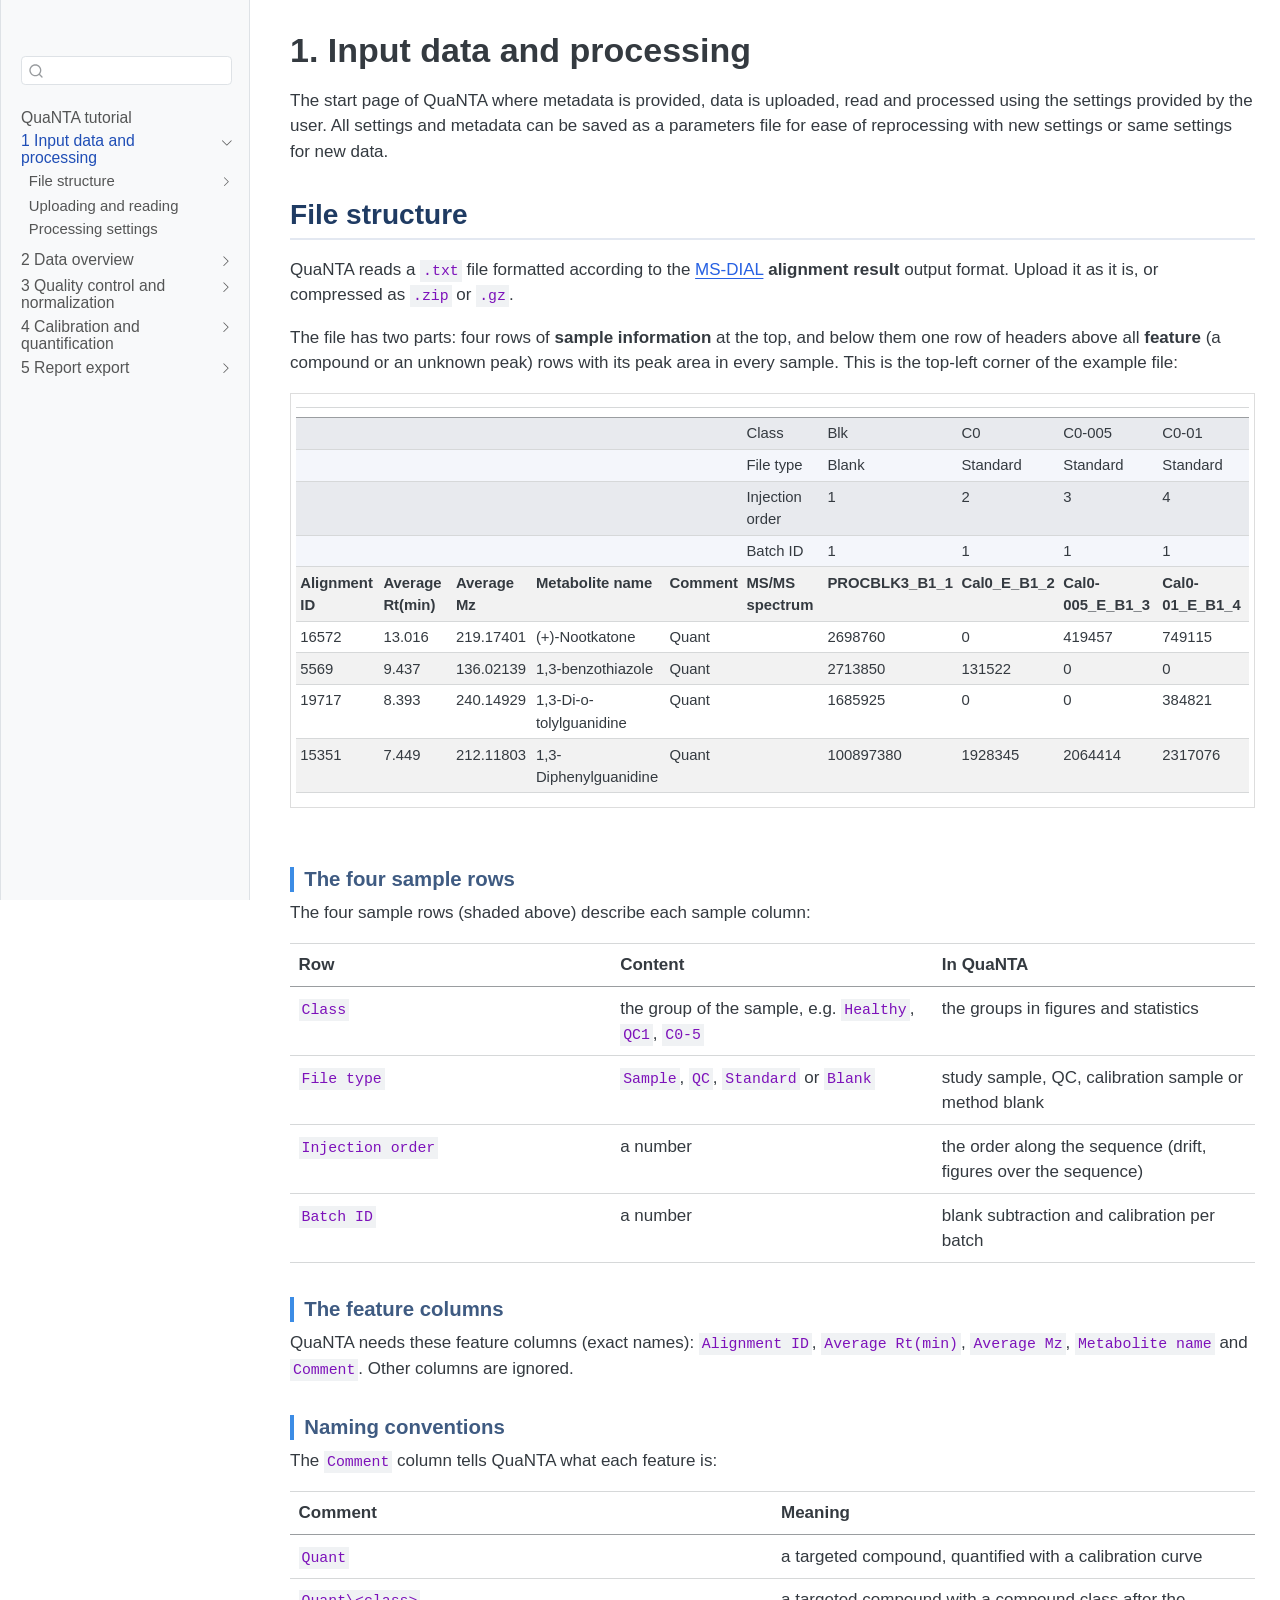
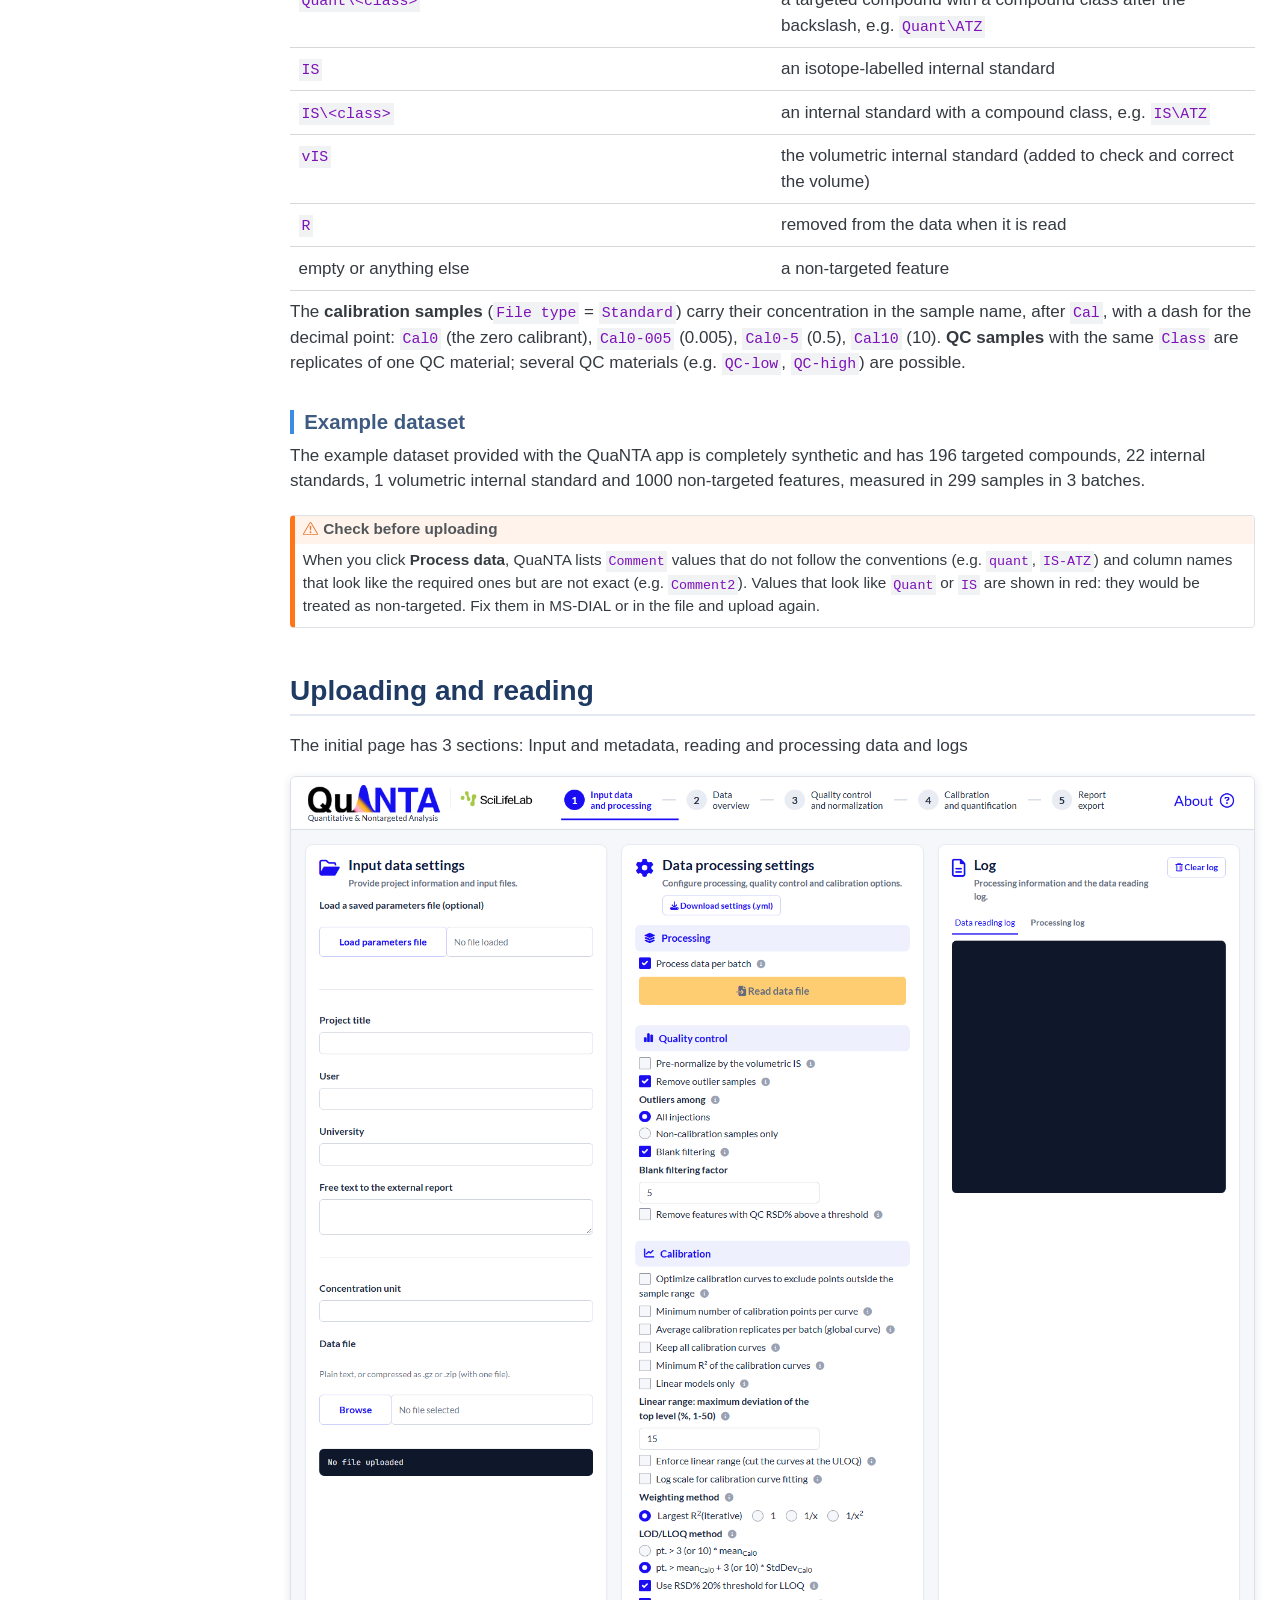
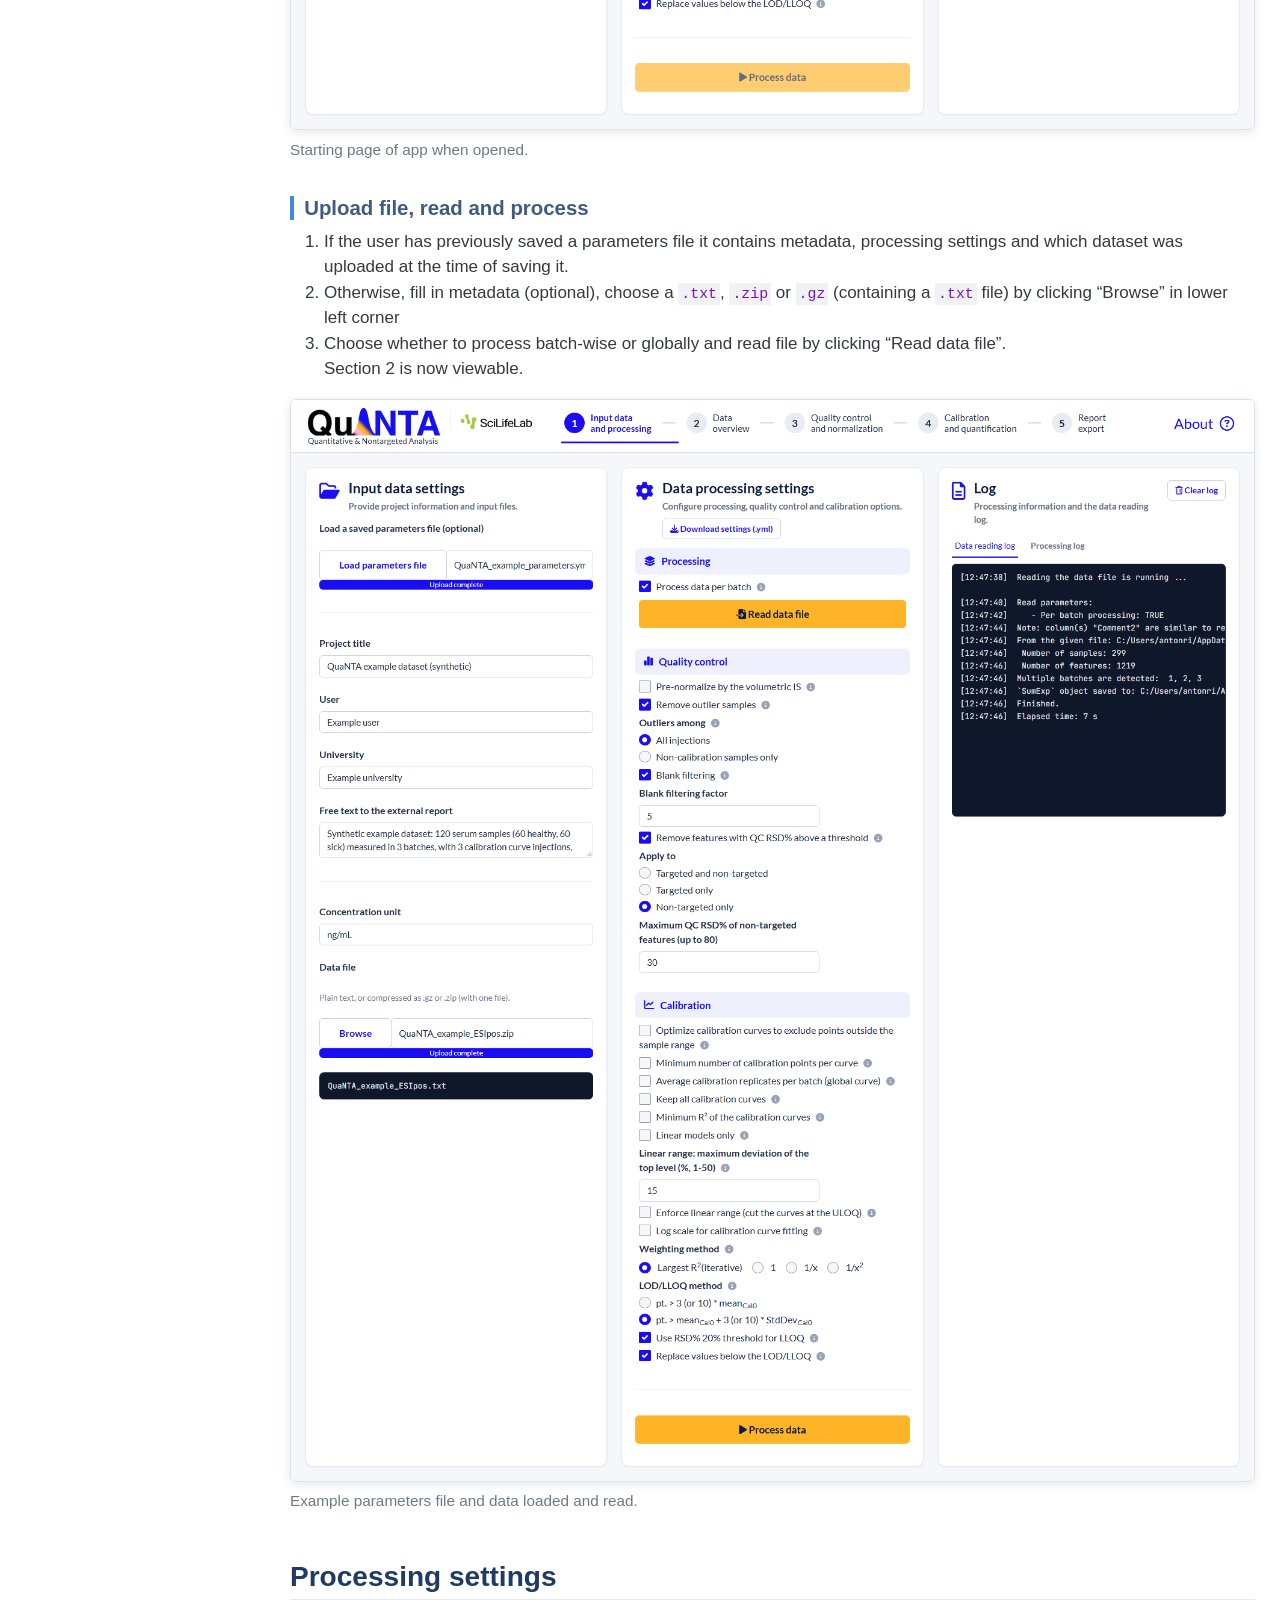
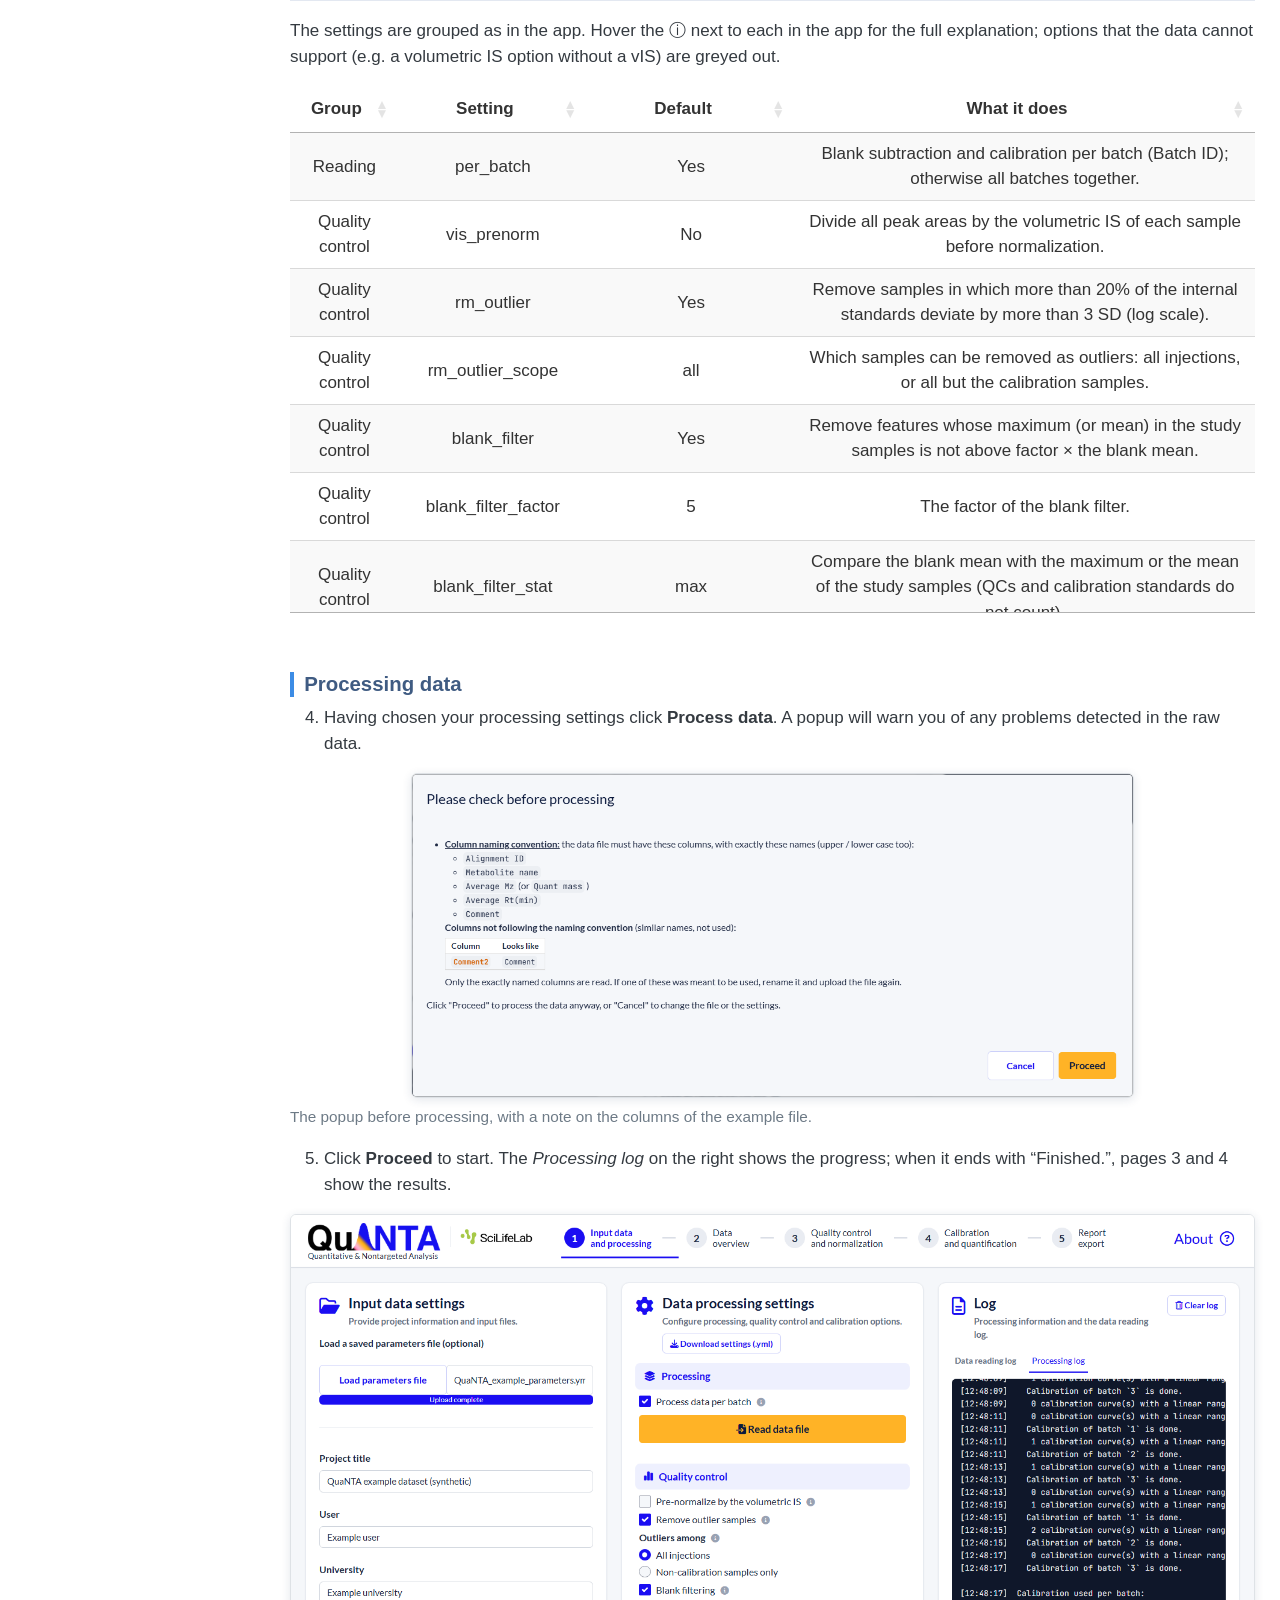
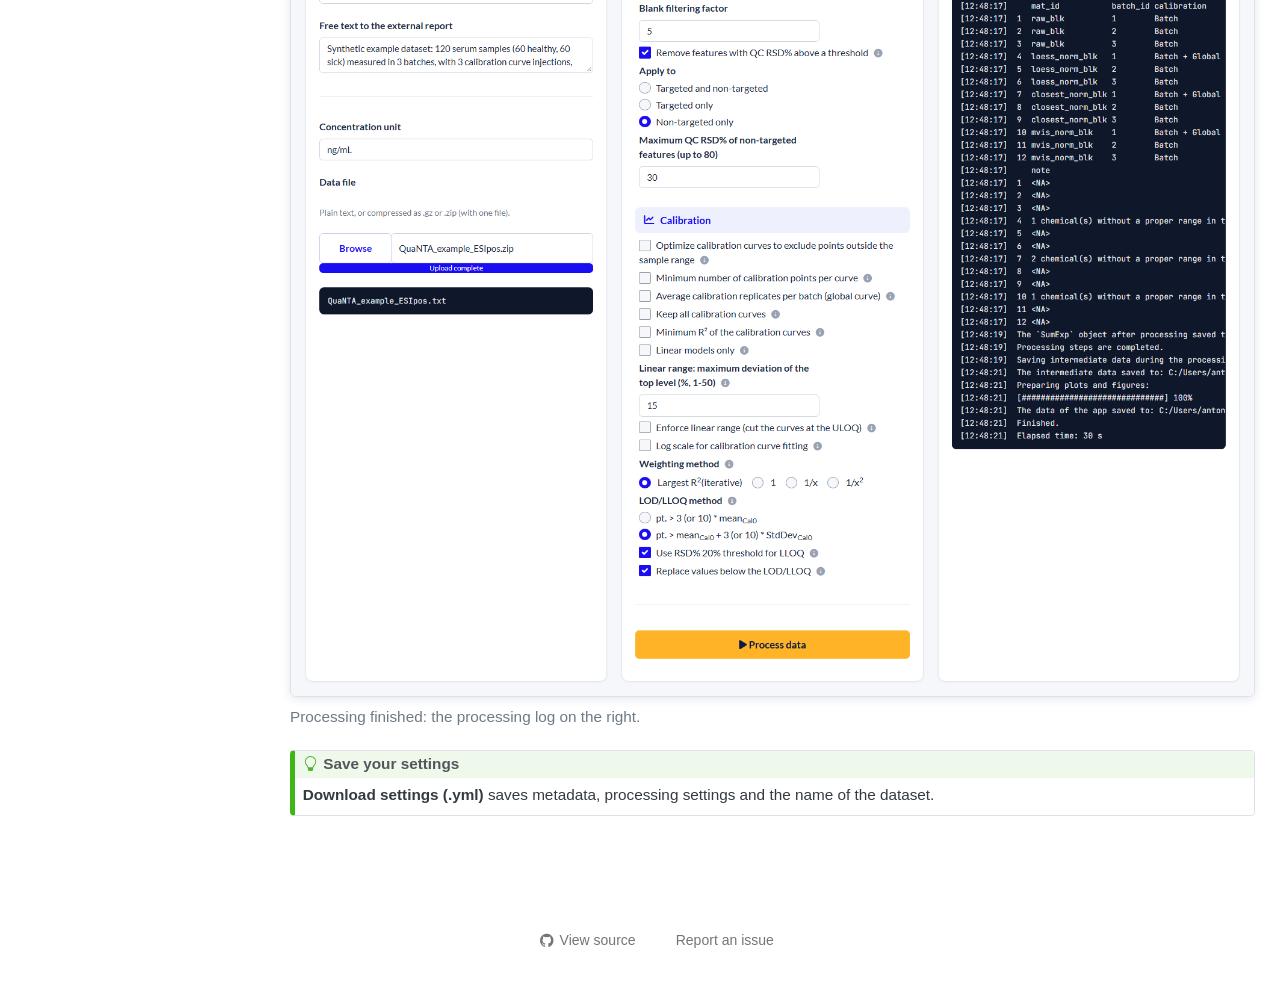
<file: data-and-upload.html>
<!DOCTYPE html>
<html xmlns="http://www.w3.org/1999/xhtml" lang="en" xml:lang="en"><head>

<meta charset="utf-8">
<meta name="generator" content="quarto-1.8.25">

<meta name="viewport" content="width=device-width, initial-scale=1.0, user-scalable=yes">


<title>1. Input data and processing – Introduction</title>
<style>
code{white-space: pre-wrap;}
span.smallcaps{font-variant: small-caps;}
div.columns{display: flex; gap: min(4vw, 1.5em);}
div.column{flex: auto; overflow-x: auto;}
div.hanging-indent{margin-left: 1.5em; text-indent: -1.5em;}
ul.task-list{list-style: none;}
ul.task-list li input[type="checkbox"] {
  width: 0.8em;
  margin: 0 0.8em 0.2em -1em; /* quarto-specific, see https://github.com/quarto-dev/quarto-cli/issues/4556 */ 
  vertical-align: middle;
}
</style>


<script src="site_libs/quarto-nav/quarto-nav.js"></script>
<script src="site_libs/quarto-nav/headroom.min.js"></script>
<script src="site_libs/clipboard/clipboard.min.js"></script>
<script src="site_libs/quarto-search/autocomplete.umd.js"></script>
<script src="site_libs/quarto-search/fuse.min.js"></script>
<script src="site_libs/quarto-search/quarto-search.js"></script>
<meta name="quarto:offset" content="./">
<script src="site_libs/quarto-html/quarto.js" type="module"></script>
<script src="site_libs/quarto-html/tabsets/tabsets.js" type="module"></script>
<script src="site_libs/quarto-html/axe/axe-check.js" type="module"></script>
<script src="site_libs/quarto-html/popper.min.js"></script>
<script src="site_libs/quarto-html/tippy.umd.min.js"></script>
<script src="site_libs/quarto-html/anchor.min.js"></script>
<link href="site_libs/quarto-html/tippy.css" rel="stylesheet">
<link href="site_libs/quarto-html/quarto-syntax-highlighting-7b89279ff1a6dce999919e0e67d4d9ec.css" rel="stylesheet" id="quarto-text-highlighting-styles">
<script src="site_libs/bootstrap/bootstrap.min.js"></script>
<link href="site_libs/bootstrap/bootstrap-icons.css" rel="stylesheet">
<link href="site_libs/bootstrap/bootstrap-c1517bce7df8958a8506402badb32ae7.min.css" rel="stylesheet" append-hash="true" id="quarto-bootstrap" data-mode="light">
<script src="site_libs/quarto-contrib/glightbox/glightbox.min.js"></script>
<link href="site_libs/quarto-contrib/glightbox/glightbox.min.css" rel="stylesheet">
<link href="site_libs/quarto-contrib/glightbox/lightbox.css" rel="stylesheet">
<script id="quarto-search-options" type="application/json">{
  "location": "sidebar",
  "copy-button": false,
  "collapse-after": 3,
  "panel-placement": "start",
  "type": "textbox",
  "limit": 50,
  "keyboard-shortcut": [
    "f",
    "/",
    "s"
  ],
  "show-item-context": false,
  "language": {
    "search-no-results-text": "No results",
    "search-matching-documents-text": "matching documents",
    "search-copy-link-title": "Copy link to search",
    "search-hide-matches-text": "Hide additional matches",
    "search-more-match-text": "more match in this document",
    "search-more-matches-text": "more matches in this document",
    "search-clear-button-title": "Clear",
    "search-text-placeholder": "",
    "search-detached-cancel-button-title": "Cancel",
    "search-submit-button-title": "Submit",
    "search-label": "Search"
  }
}</script>
<script src="site_libs/kePrint-0.0.1/kePrint.js"></script>
<link href="site_libs/lightable-0.0.1/lightable.css" rel="stylesheet">
<link href="site_libs/htmltools-fill-0.5.8.1/fill.css" rel="stylesheet">
<script src="site_libs/htmlwidgets-1.6.4/htmlwidgets.js"></script>
<link href="site_libs/datatables-css-0.0.0/datatables-crosstalk.css" rel="stylesheet">
<script src="site_libs/datatables-binding-0.34.0/datatables.js"></script>
<script src="site_libs/jquery-3.6.0/jquery-3.6.0.min.js"></script>
<link href="site_libs/dt-core-1.13.6/css/jquery.dataTables.min.css" rel="stylesheet">
<link href="site_libs/dt-core-1.13.6/css/jquery.dataTables.extra.css" rel="stylesheet">
<script src="site_libs/dt-core-1.13.6/js/jquery.dataTables.min.js"></script>
<link href="site_libs/crosstalk-1.2.2/css/crosstalk.min.css" rel="stylesheet">
<script src="site_libs/crosstalk-1.2.2/js/crosstalk.min.js"></script>


<link rel="stylesheet" href="styles.css">
</head>

<body class="nav-sidebar docked fullcontent quarto-light">

<div id="quarto-search-results"></div>
  <header id="quarto-header" class="headroom fixed-top">
  <nav class="quarto-secondary-nav">
    <div class="container-fluid d-flex">
      <button type="button" class="quarto-btn-toggle btn" data-bs-toggle="collapse" role="button" data-bs-target=".quarto-sidebar-collapse-item" aria-controls="quarto-sidebar" aria-expanded="false" aria-label="Toggle sidebar navigation" onclick="if (window.quartoToggleHeadroom) { window.quartoToggleHeadroom(); }">
        <i class="bi bi-layout-text-sidebar-reverse"></i>
      </button>
        <nav class="quarto-page-breadcrumbs" aria-label="breadcrumb"><ol class="breadcrumb"><li class="breadcrumb-item"><a href="./data-and-upload.html">1 Input data and processing</a></li></ol></nav>
        <a class="flex-grow-1" role="navigation" data-bs-toggle="collapse" data-bs-target=".quarto-sidebar-collapse-item" aria-controls="quarto-sidebar" aria-expanded="false" aria-label="Toggle sidebar navigation" onclick="if (window.quartoToggleHeadroom) { window.quartoToggleHeadroom(); }">      
        </a>
      <button type="button" class="btn quarto-search-button" aria-label="Search" onclick="window.quartoOpenSearch();">
        <i class="bi bi-search"></i>
      </button>
    </div>
  </nav>
</header>
<!-- content -->
<div id="quarto-content" class="quarto-container page-columns page-rows-contents page-layout-article">
<!-- sidebar -->
  <nav id="quarto-sidebar" class="sidebar collapse collapse-horizontal quarto-sidebar-collapse-item sidebar-navigation docked overflow-auto">
    <div class="pt-lg-2 mt-2 text-left sidebar-header">
      <a href="./index.html" class="sidebar-logo-link">
      </a>
      </div>
        <div class="mt-2 flex-shrink-0 align-items-center">
        <div class="sidebar-search">
        <div id="quarto-search" class="" title="Search"></div>
        </div>
        </div>
    <div class="sidebar-menu-container"> 
    <ul class="list-unstyled mt-1">
        <li class="sidebar-item">
  <div class="sidebar-item-container"> 
  <a href="./index.html" class="sidebar-item-text sidebar-link">
 <span class="menu-text">QuaNTA tutorial</span></a>
  </div>
</li>
        <li class="sidebar-item sidebar-item-section">
      <div class="sidebar-item-container"> 
            <a href="./data-and-upload.html" class="sidebar-item-text sidebar-link active">
 <span class="menu-text">1 Input data and processing</span></a>
          <a class="sidebar-item-toggle text-start" data-bs-toggle="collapse" data-bs-target="#quarto-sidebar-section-1" role="navigation" aria-expanded="true" aria-label="Toggle section">
            <i class="bi bi-chevron-right ms-2"></i>
          </a> 
      </div>
      <ul id="quarto-sidebar-section-1" class="collapse list-unstyled sidebar-section depth1 show">  
          <li class="sidebar-item sidebar-item-section">
      <div class="sidebar-item-container"> 
            <a href="./data-and-upload.html#file-structure" class="sidebar-item-text sidebar-link">
 <span class="menu-text">File structure</span></a>
          <a class="sidebar-item-toggle text-start collapsed" data-bs-toggle="collapse" data-bs-target="#quarto-sidebar-section-2" role="navigation" aria-expanded="false" aria-label="Toggle section">
            <i class="bi bi-chevron-right ms-2"></i>
          </a> 
      </div>
      <ul id="quarto-sidebar-section-2" class="collapse list-unstyled sidebar-section depth2 ">  
          <li class="sidebar-item">
  <div class="sidebar-item-container"> 
  <a href="./data-and-upload.html#the-four-sample-rows" class="sidebar-item-text sidebar-link">
 <span class="menu-text">The four sample rows</span></a>
  </div>
</li>
          <li class="sidebar-item">
  <div class="sidebar-item-container"> 
  <a href="./data-and-upload.html#the-feature-columns" class="sidebar-item-text sidebar-link">
 <span class="menu-text">The feature columns</span></a>
  </div>
</li>
          <li class="sidebar-item">
  <div class="sidebar-item-container"> 
  <a href="./data-and-upload.html#naming-conventions" class="sidebar-item-text sidebar-link">
 <span class="menu-text">Naming conventions</span></a>
  </div>
</li>
          <li class="sidebar-item">
  <div class="sidebar-item-container"> 
  <a href="./data-and-upload.html#example-dataset" class="sidebar-item-text sidebar-link">
 <span class="menu-text">Example dataset</span></a>
  </div>
</li>
      </ul>
  </li>
          <li class="sidebar-item">
  <div class="sidebar-item-container"> 
  <a href="./data-and-upload.html#uploading-and-reading" class="sidebar-item-text sidebar-link">
 <span class="menu-text">Uploading and reading</span></a>
  </div>
</li>
          <li class="sidebar-item">
  <div class="sidebar-item-container"> 
  <a href="./data-and-upload.html#processing-settings" class="sidebar-item-text sidebar-link">
 <span class="menu-text">Processing settings</span></a>
  </div>
</li>
      </ul>
  </li>
        <li class="sidebar-item sidebar-item-section">
      <div class="sidebar-item-container"> 
            <a href="./data-overview.html" class="sidebar-item-text sidebar-link">
 <span class="menu-text">2 Data overview</span></a>
          <a class="sidebar-item-toggle text-start collapsed" data-bs-toggle="collapse" data-bs-target="#quarto-sidebar-section-3" role="navigation" aria-expanded="false" aria-label="Toggle section">
            <i class="bi bi-chevron-right ms-2"></i>
          </a> 
      </div>
      <ul id="quarto-sidebar-section-3" class="collapse list-unstyled sidebar-section depth1 ">  
          <li class="sidebar-item">
  <div class="sidebar-item-container"> 
  <a href="./data-overview.html#samples-by-category" class="sidebar-item-text sidebar-link">
 <span class="menu-text">2.1 Samples by category</span></a>
  </div>
</li>
          <li class="sidebar-item">
  <div class="sidebar-item-container"> 
  <a href="./data-overview.html#calibration-levels" class="sidebar-item-text sidebar-link">
 <span class="menu-text">2.2 Calibration levels</span></a>
  </div>
</li>
          <li class="sidebar-item">
  <div class="sidebar-item-container"> 
  <a href="./data-overview.html#classes-of-analytes" class="sidebar-item-text sidebar-link">
 <span class="menu-text">2.3 Classes of analytes</span></a>
  </div>
</li>
          <li class="sidebar-item">
  <div class="sidebar-item-container"> 
  <a href="./data-overview.html#features-by-mz-and-retention-time" class="sidebar-item-text sidebar-link">
 <span class="menu-text">2.4 Features by m/z and RT</span></a>
  </div>
</li>
          <li class="sidebar-item">
  <div class="sidebar-item-container"> 
  <a href="./data-overview.html#distribution-of-mz" class="sidebar-item-text sidebar-link">
 <span class="menu-text">2.5 Distribution of m/z</span></a>
  </div>
</li>
          <li class="sidebar-item">
  <div class="sidebar-item-container"> 
  <a href="./data-overview.html#distribution-of-intensities" class="sidebar-item-text sidebar-link">
 <span class="menu-text">2.6 Distribution of intensities</span></a>
  </div>
</li>
      </ul>
  </li>
        <li class="sidebar-item sidebar-item-section">
      <div class="sidebar-item-container"> 
            <a class="sidebar-item-text sidebar-link text-start collapsed" data-bs-toggle="collapse" data-bs-target="#quarto-sidebar-section-4" role="navigation" aria-expanded="false">
 <span class="menu-text">3 Quality control and normalization</span></a>
          <a class="sidebar-item-toggle text-start collapsed" data-bs-toggle="collapse" data-bs-target="#quarto-sidebar-section-4" role="navigation" aria-expanded="false" aria-label="Toggle section">
            <i class="bi bi-chevron-right ms-2"></i>
          </a> 
      </div>
      <ul id="quarto-sidebar-section-4" class="collapse list-unstyled sidebar-section depth1 ">  
          <li class="sidebar-item sidebar-item-section">
      <div class="sidebar-item-container"> 
            <a href="./internal-standards.html" class="sidebar-item-text sidebar-link">
 <span class="menu-text">Internal standards and outliers (3.1–3.7)</span></a>
          <a class="sidebar-item-toggle text-start collapsed" data-bs-toggle="collapse" data-bs-target="#quarto-sidebar-section-5" role="navigation" aria-expanded="false" aria-label="Toggle section">
            <i class="bi bi-chevron-right ms-2"></i>
          </a> 
      </div>
      <ul id="quarto-sidebar-section-5" class="collapse list-unstyled sidebar-section depth2 ">  
          <li class="sidebar-item">
  <div class="sidebar-item-container"> 
  <a href="./internal-standards.html#internal-standards" class="sidebar-item-text sidebar-link">
 <span class="menu-text">3.1 Internal standards</span></a>
  </div>
</li>
          <li class="sidebar-item">
  <div class="sidebar-item-container"> 
  <a href="./internal-standards.html#failed-internal-standards" class="sidebar-item-text sidebar-link">
 <span class="menu-text">3.2 Failed internal standards</span></a>
  </div>
</li>
          <li class="sidebar-item">
  <div class="sidebar-item-container"> 
  <a href="./internal-standards.html#outlier-samples" class="sidebar-item-text sidebar-link">
 <span class="menu-text">3.3 Outlier samples</span></a>
  </div>
</li>
          <li class="sidebar-item">
  <div class="sidebar-item-container"> 
  <a href="./internal-standards.html#raw-rsd-of-the-selected-is" class="sidebar-item-text sidebar-link">
 <span class="menu-text">3.4 Raw RSD% of the selected IS</span></a>
  </div>
</li>
          <li class="sidebar-item">
  <div class="sidebar-item-container"> 
  <a href="./internal-standards.html#distribution-of-the-selected-is" class="sidebar-item-text sidebar-link">
 <span class="menu-text">3.5 Distribution of the selected IS</span></a>
  </div>
</li>
          <li class="sidebar-item">
  <div class="sidebar-item-container"> 
  <a href="./internal-standards.html#volumetric-internal-standard" class="sidebar-item-text sidebar-link">
 <span class="menu-text">3.6 Volumetric internal standard</span></a>
  </div>
</li>
          <li class="sidebar-item">
  <div class="sidebar-item-container"> 
  <a href="./internal-standards.html#internal-standards-over-the-sequence" class="sidebar-item-text sidebar-link">
 <span class="menu-text">3.7 IS over the sequence</span></a>
  </div>
</li>
      </ul>
  </li>
          <li class="sidebar-item sidebar-item-section">
      <div class="sidebar-item-container"> 
            <a href="./normalization-and-blanks.html" class="sidebar-item-text sidebar-link">
 <span class="menu-text">Normalization, filters and blanks (3.8–3.11)</span></a>
          <a class="sidebar-item-toggle text-start collapsed" data-bs-toggle="collapse" data-bs-target="#quarto-sidebar-section-6" role="navigation" aria-expanded="false" aria-label="Toggle section">
            <i class="bi bi-chevron-right ms-2"></i>
          </a> 
      </div>
      <ul id="quarto-sidebar-section-6" class="collapse list-unstyled sidebar-section depth2 ">  
          <li class="sidebar-item">
  <div class="sidebar-item-container"> 
  <a href="./normalization-and-blanks.html#comparison-of-normalization-methods" class="sidebar-item-text sidebar-link">
 <span class="menu-text">3.8 Normalization methods</span></a>
  </div>
</li>
          <li class="sidebar-item">
  <div class="sidebar-item-container"> 
  <a href="./normalization-and-blanks.html#rsd-values" class="sidebar-item-text sidebar-link">
 <span class="menu-text">3.9 RSD% values</span></a>
  </div>
</li>
          <li class="sidebar-item">
  <div class="sidebar-item-container"> 
  <a href="./normalization-and-blanks.html#removed-features" class="sidebar-item-text sidebar-link">
 <span class="menu-text">3.10 Removed features</span></a>
  </div>
</li>
          <li class="sidebar-item">
  <div class="sidebar-item-container"> 
  <a href="./normalization-and-blanks.html#blanks-compared-to-samples" class="sidebar-item-text sidebar-link">
 <span class="menu-text">3.11 Blanks compared to samples</span></a>
  </div>
</li>
      </ul>
  </li>
      </ul>
  </li>
        <li class="sidebar-item sidebar-item-section">
      <div class="sidebar-item-container"> 
            <a class="sidebar-item-text sidebar-link text-start collapsed" data-bs-toggle="collapse" data-bs-target="#quarto-sidebar-section-7" role="navigation" aria-expanded="false">
 <span class="menu-text">4 Calibration and quantification</span></a>
          <a class="sidebar-item-toggle text-start collapsed" data-bs-toggle="collapse" data-bs-target="#quarto-sidebar-section-7" role="navigation" aria-expanded="false" aria-label="Toggle section">
            <i class="bi bi-chevron-right ms-2"></i>
          </a> 
      </div>
      <ul id="quarto-sidebar-section-7" class="collapse list-unstyled sidebar-section depth1 ">  
          <li class="sidebar-item sidebar-item-section">
      <div class="sidebar-item-container"> 
            <a href="./calibration-limits.html" class="sidebar-item-text sidebar-link">
 <span class="menu-text">Calibration limits (4.1–4.3)</span></a>
          <a class="sidebar-item-toggle text-start collapsed" data-bs-toggle="collapse" data-bs-target="#quarto-sidebar-section-8" role="navigation" aria-expanded="false" aria-label="Toggle section">
            <i class="bi bi-chevron-right ms-2"></i>
          </a> 
      </div>
      <ul id="quarto-sidebar-section-8" class="collapse list-unstyled sidebar-section depth2 ">  
          <li class="sidebar-item">
  <div class="sidebar-item-container"> 
  <a href="./calibration-limits.html#calibration-curve-samples" class="sidebar-item-text sidebar-link">
 <span class="menu-text">4.1 Calibration curve samples</span></a>
  </div>
</li>
          <li class="sidebar-item">
  <div class="sidebar-item-container"> 
  <a href="./calibration-limits.html#calibration-curve-limits" class="sidebar-item-text sidebar-link">
 <span class="menu-text">4.2 Calibration curve limits</span></a>
  </div>
</li>
          <li class="sidebar-item">
  <div class="sidebar-item-container"> 
  <a href="./calibration-limits.html#chemicals-with-concentrations" class="sidebar-item-text sidebar-link">
 <span class="menu-text">4.3 Chemicals with concentrations</span></a>
  </div>
</li>
      </ul>
  </li>
          <li class="sidebar-item">
  <div class="sidebar-item-container"> 
  <a href="./calibration-curves.html" class="sidebar-item-text sidebar-link">
 <span class="menu-text">4.4 Calibration curves per chemical</span></a>
  </div>
</li>
          <li class="sidebar-item sidebar-item-section">
      <div class="sidebar-item-container"> 
            <a href="./concentrations.html" class="sidebar-item-text sidebar-link">
 <span class="menu-text">Concentrations (4.5 and 4.6)</span></a>
          <a class="sidebar-item-toggle text-start collapsed" data-bs-toggle="collapse" data-bs-target="#quarto-sidebar-section-9" role="navigation" aria-expanded="false" aria-label="Toggle section">
            <i class="bi bi-chevron-right ms-2"></i>
          </a> 
      </div>
      <ul id="quarto-sidebar-section-9" class="collapse list-unstyled sidebar-section depth2 ">  
          <li class="sidebar-item">
  <div class="sidebar-item-container"> 
  <a href="./concentrations.html#concentration-per-class" class="sidebar-item-text sidebar-link">
 <span class="menu-text">4.5 Concentration per class</span></a>
  </div>
</li>
          <li class="sidebar-item">
  <div class="sidebar-item-container"> 
  <a href="./concentrations.html#qc-samples" class="sidebar-item-text sidebar-link">
 <span class="menu-text">4.6 QC samples</span></a>
  </div>
</li>
      </ul>
  </li>
      </ul>
  </li>
        <li class="sidebar-item sidebar-item-section">
      <div class="sidebar-item-container"> 
            <a class="sidebar-item-text sidebar-link text-start collapsed" data-bs-toggle="collapse" data-bs-target="#quarto-sidebar-section-10" role="navigation" aria-expanded="false">
 <span class="menu-text">5 Report export</span></a>
          <a class="sidebar-item-toggle text-start collapsed" data-bs-toggle="collapse" data-bs-target="#quarto-sidebar-section-10" role="navigation" aria-expanded="false" aria-label="Toggle section">
            <i class="bi bi-chevron-right ms-2"></i>
          </a> 
      </div>
      <ul id="quarto-sidebar-section-10" class="collapse list-unstyled sidebar-section depth1 ">  
          <li class="sidebar-item sidebar-item-section">
      <div class="sidebar-item-container"> 
            <a href="./reports-and-exports.html" class="sidebar-item-text sidebar-link">
 <span class="menu-text">Reports and exported tables</span></a>
          <a class="sidebar-item-toggle text-start collapsed" data-bs-toggle="collapse" data-bs-target="#quarto-sidebar-section-11" role="navigation" aria-expanded="false" aria-label="Toggle section">
            <i class="bi bi-chevron-right ms-2"></i>
          </a> 
      </div>
      <ul id="quarto-sidebar-section-11" class="collapse list-unstyled sidebar-section depth2 ">  
          <li class="sidebar-item">
  <div class="sidebar-item-container"> 
  <a href="./reports-and-exports.html#final-normalization-method" class="sidebar-item-text sidebar-link">
 <span class="menu-text">Final normalization method</span></a>
  </div>
</li>
          <li class="sidebar-item">
  <div class="sidebar-item-container"> 
  <a href="./reports-and-exports.html#reports" class="sidebar-item-text sidebar-link">
 <span class="menu-text">Reports</span></a>
  </div>
</li>
          <li class="sidebar-item">
  <div class="sidebar-item-container"> 
  <a href="./reports-and-exports.html#exported-tables" class="sidebar-item-text sidebar-link">
 <span class="menu-text">Exported tables</span></a>
  </div>
</li>
          <li class="sidebar-item">
  <div class="sidebar-item-container"> 
  <a href="./reports-and-exports.html#processing-history" class="sidebar-item-text sidebar-link">
 <span class="menu-text">Processing history</span></a>
  </div>
</li>
      </ul>
  </li>
      </ul>
  </li>
    </ul>
    </div>
</nav>
<div id="quarto-sidebar-glass" class="quarto-sidebar-collapse-item" data-bs-toggle="collapse" data-bs-target=".quarto-sidebar-collapse-item"></div>
<!-- margin-sidebar -->
    
<!-- main -->
<main class="content" id="quarto-document-content">

<header id="title-block-header" class="quarto-title-block default">
<div class="quarto-title">
<h1 class="title">1. Input data and processing</h1>
</div>



<div class="quarto-title-meta">

    
  
    
  </div>
  


</header>


<p>The start page of QuaNTA where metadata is provided, data is uploaded, read and processed using the settings provided by the user. All settings and metadata can be saved as a parameters file for ease of reprocessing with new settings or same settings for new data. <br></p>
<section id="file-structure" class="level2">
<h2 class="anchored" data-anchor-id="file-structure">File structure</h2>
<p>QuaNTA reads a <code>.txt</code> file formatted according to the <a href="https://systemsomicslab.github.io/compms/msdial/main.html">MS-DIAL</a> <strong>alignment result</strong> output format. Upload it as it is, or compressed as <code>.zip</code> or <code>.gz</code>.</p>
<p>The file has two parts: four rows of <strong>sample information</strong> at the top, and below them one row of headers above all <strong>feature</strong> (a compound or an unknown peak) rows with its peak area in every sample. This is the top-left corner of the example file:</p>
<div class="cell">
<div class="cell-output-display">
<div style="border: 1px solid #ddd; padding: 5px; overflow-x: scroll; width:100%; ">
<table class="table caption-top table-sm table-striped small">
<thead>
<tr class="header">
<th style="text-align: left;" data-quarto-table-cell-role="th"></th>
<th style="text-align: left;" data-quarto-table-cell-role="th"></th>
<th style="text-align: left;" data-quarto-table-cell-role="th"></th>
<th style="text-align: left;" data-quarto-table-cell-role="th"></th>
<th style="text-align: left;" data-quarto-table-cell-role="th"></th>
<th style="text-align: left;" data-quarto-table-cell-role="th"></th>
<th style="text-align: left;" data-quarto-table-cell-role="th"></th>
<th style="text-align: left;" data-quarto-table-cell-role="th"></th>
<th style="text-align: left;" data-quarto-table-cell-role="th"></th>
<th style="text-align: left;" data-quarto-table-cell-role="th"></th>
</tr>
</thead>
<tbody>
<tr class="odd">
<td style="text-align: left; background-color: rgba(244, 246, 251, 255) !important;"></td>
<td style="text-align: left; background-color: rgba(244, 246, 251, 255) !important;"></td>
<td style="text-align: left; background-color: rgba(244, 246, 251, 255) !important;"></td>
<td style="text-align: left; background-color: rgba(244, 246, 251, 255) !important;"></td>
<td style="text-align: left; background-color: rgba(244, 246, 251, 255) !important;"></td>
<td style="text-align: left; background-color: rgba(244, 246, 251, 255) !important;">Class</td>
<td style="text-align: left; background-color: rgba(244, 246, 251, 255) !important;">Blk</td>
<td style="text-align: left; background-color: rgba(244, 246, 251, 255) !important;">C0</td>
<td style="text-align: left; background-color: rgba(244, 246, 251, 255) !important;">C0-005</td>
<td style="text-align: left; background-color: rgba(244, 246, 251, 255) !important;">C0-01</td>
</tr>
<tr class="even">
<td style="text-align: left; background-color: rgba(244, 246, 251, 255) !important;"></td>
<td style="text-align: left; background-color: rgba(244, 246, 251, 255) !important;"></td>
<td style="text-align: left; background-color: rgba(244, 246, 251, 255) !important;"></td>
<td style="text-align: left; background-color: rgba(244, 246, 251, 255) !important;"></td>
<td style="text-align: left; background-color: rgba(244, 246, 251, 255) !important;"></td>
<td style="text-align: left; background-color: rgba(244, 246, 251, 255) !important;">File type</td>
<td style="text-align: left; background-color: rgba(244, 246, 251, 255) !important;">Blank</td>
<td style="text-align: left; background-color: rgba(244, 246, 251, 255) !important;">Standard</td>
<td style="text-align: left; background-color: rgba(244, 246, 251, 255) !important;">Standard</td>
<td style="text-align: left; background-color: rgba(244, 246, 251, 255) !important;">Standard</td>
</tr>
<tr class="odd">
<td style="text-align: left; background-color: rgba(244, 246, 251, 255) !important;"></td>
<td style="text-align: left; background-color: rgba(244, 246, 251, 255) !important;"></td>
<td style="text-align: left; background-color: rgba(244, 246, 251, 255) !important;"></td>
<td style="text-align: left; background-color: rgba(244, 246, 251, 255) !important;"></td>
<td style="text-align: left; background-color: rgba(244, 246, 251, 255) !important;"></td>
<td style="text-align: left; background-color: rgba(244, 246, 251, 255) !important;">Injection order</td>
<td style="text-align: left; background-color: rgba(244, 246, 251, 255) !important;">1</td>
<td style="text-align: left; background-color: rgba(244, 246, 251, 255) !important;">2</td>
<td style="text-align: left; background-color: rgba(244, 246, 251, 255) !important;">3</td>
<td style="text-align: left; background-color: rgba(244, 246, 251, 255) !important;">4</td>
</tr>
<tr class="even">
<td style="text-align: left; background-color: rgba(244, 246, 251, 255) !important;"></td>
<td style="text-align: left; background-color: rgba(244, 246, 251, 255) !important;"></td>
<td style="text-align: left; background-color: rgba(244, 246, 251, 255) !important;"></td>
<td style="text-align: left; background-color: rgba(244, 246, 251, 255) !important;"></td>
<td style="text-align: left; background-color: rgba(244, 246, 251, 255) !important;"></td>
<td style="text-align: left; background-color: rgba(244, 246, 251, 255) !important;">Batch ID</td>
<td style="text-align: left; background-color: rgba(244, 246, 251, 255) !important;">1</td>
<td style="text-align: left; background-color: rgba(244, 246, 251, 255) !important;">1</td>
<td style="text-align: left; background-color: rgba(244, 246, 251, 255) !important;">1</td>
<td style="text-align: left; background-color: rgba(244, 246, 251, 255) !important;">1</td>
</tr>
<tr class="odd">
<td style="text-align: left; font-weight: bold;">Alignment ID</td>
<td style="text-align: left; font-weight: bold;">Average Rt(min)</td>
<td style="text-align: left; font-weight: bold;">Average Mz</td>
<td style="text-align: left; font-weight: bold;">Metabolite name</td>
<td style="text-align: left; font-weight: bold;">Comment</td>
<td style="text-align: left; font-weight: bold;">MS/MS spectrum</td>
<td style="text-align: left; font-weight: bold;">PROCBLK3_B1_1</td>
<td style="text-align: left; font-weight: bold;">Cal0_E_B1_2</td>
<td style="text-align: left; font-weight: bold;">Cal0-005_E_B1_3</td>
<td style="text-align: left; font-weight: bold;">Cal0-01_E_B1_4</td>
</tr>
<tr class="even">
<td style="text-align: left;">16572</td>
<td style="text-align: left;">13.016</td>
<td style="text-align: left;">219.17401</td>
<td style="text-align: left;">(+)-Nootkatone</td>
<td style="text-align: left;">Quant</td>
<td style="text-align: left;"></td>
<td style="text-align: left;">2698760</td>
<td style="text-align: left;">0</td>
<td style="text-align: left;">419457</td>
<td style="text-align: left;">749115</td>
</tr>
<tr class="odd">
<td style="text-align: left;">5569</td>
<td style="text-align: left;">9.437</td>
<td style="text-align: left;">136.02139</td>
<td style="text-align: left;">1,3-benzothiazole</td>
<td style="text-align: left;">Quant</td>
<td style="text-align: left;"></td>
<td style="text-align: left;">2713850</td>
<td style="text-align: left;">131522</td>
<td style="text-align: left;">0</td>
<td style="text-align: left;">0</td>
</tr>
<tr class="even">
<td style="text-align: left;">19717</td>
<td style="text-align: left;">8.393</td>
<td style="text-align: left;">240.14929</td>
<td style="text-align: left;">1,3-Di-o-tolylguanidine</td>
<td style="text-align: left;">Quant</td>
<td style="text-align: left;"></td>
<td style="text-align: left;">1685925</td>
<td style="text-align: left;">0</td>
<td style="text-align: left;">0</td>
<td style="text-align: left;">384821</td>
</tr>
<tr class="odd">
<td style="text-align: left;">15351</td>
<td style="text-align: left;">7.449</td>
<td style="text-align: left;">212.11803</td>
<td style="text-align: left;">1,3-Diphenylguanidine</td>
<td style="text-align: left;">Quant</td>
<td style="text-align: left;"></td>
<td style="text-align: left;">100897380</td>
<td style="text-align: left;">1928345</td>
<td style="text-align: left;">2064414</td>
<td style="text-align: left;">2317076</td>
</tr>
</tbody>
</table>
</div>
</div>
</div>
<p><br></p>
<section id="the-four-sample-rows" class="level3">
<h3 class="anchored" data-anchor-id="the-four-sample-rows">The four sample rows</h3>
<p>The four sample rows (shaded above) describe each sample column:</p>
<table class="caption-top table">
<colgroup>
<col style="width: 33%">
<col style="width: 33%">
<col style="width: 33%">
</colgroup>
<thead>
<tr class="header">
<th>Row</th>
<th>Content</th>
<th>In QuaNTA</th>
</tr>
</thead>
<tbody>
<tr class="odd">
<td><code>Class</code></td>
<td>the group of the sample, e.g.&nbsp;<code>Healthy</code>, <code>QC1</code>, <code>C0-5</code></td>
<td>the groups in figures and statistics</td>
</tr>
<tr class="even">
<td><code>File type</code></td>
<td><code>Sample</code>, <code>QC</code>, <code>Standard</code> or <code>Blank</code></td>
<td>study sample, QC, calibration sample or method blank</td>
</tr>
<tr class="odd">
<td><code>Injection order</code></td>
<td>a number</td>
<td>the order along the sequence (drift, figures over the sequence)</td>
</tr>
<tr class="even">
<td><code>Batch ID</code></td>
<td>a number</td>
<td>blank subtraction and calibration per batch</td>
</tr>
</tbody>
</table>
</section>
<section id="the-feature-columns" class="level3">
<h3 class="anchored" data-anchor-id="the-feature-columns">The feature columns</h3>
<p>QuaNTA needs these feature columns (exact names): <code>Alignment ID</code>, <code>Average Rt(min)</code>, <code>Average Mz</code>, <code>Metabolite name</code> and <code>Comment</code>. Other columns are ignored.</p>
</section>
<section id="naming-conventions" class="level3">
<h3 class="anchored" data-anchor-id="naming-conventions">Naming conventions</h3>
<p>The <strong><code>Comment</code></strong> column tells QuaNTA what each feature is:</p>
<table class="caption-top table">
<colgroup>
<col style="width: 50%">
<col style="width: 50%">
</colgroup>
<thead>
<tr class="header">
<th>Comment</th>
<th>Meaning</th>
</tr>
</thead>
<tbody>
<tr class="odd">
<td><code>Quant</code></td>
<td>a targeted compound, quantified with a calibration curve</td>
</tr>
<tr class="even">
<td><code>Quant\&lt;class&gt;</code></td>
<td>a targeted compound with a compound class after the backslash, e.g.&nbsp;<code>Quant\ATZ</code></td>
</tr>
<tr class="odd">
<td><code>IS</code></td>
<td>an isotope-labelled internal standard</td>
</tr>
<tr class="even">
<td><code>IS\&lt;class&gt;</code></td>
<td>an internal standard with a compound class, e.g.&nbsp;<code>IS\ATZ</code></td>
</tr>
<tr class="odd">
<td><code>vIS</code></td>
<td>the volumetric internal standard (added to check and correct the volume)</td>
</tr>
<tr class="even">
<td><code>R</code></td>
<td>removed from the data when it is read</td>
</tr>
<tr class="odd">
<td>empty or anything else</td>
<td>a non-targeted feature</td>
</tr>
</tbody>
</table>
<p>The <strong>calibration samples</strong> (<code>File type</code> = <code>Standard</code>) carry their concentration in the sample name, after <code>Cal</code>, with a dash for the decimal point: <code>Cal0</code> (the zero calibrant), <code>Cal0-005</code> (0.005), <code>Cal0-5</code> (0.5), <code>Cal10</code> (10). <strong>QC samples</strong> with the same <code>Class</code> are replicates of one QC material; several QC materials (e.g.&nbsp;<code>QC-low</code>, <code>QC-high</code>) are possible.</p>
</section>
<section id="example-dataset" class="level3">
<h3 class="anchored" data-anchor-id="example-dataset">Example dataset</h3>
<p>The example dataset provided with the QuaNTA app is completely synthetic and has 196 targeted compounds, 22 internal standards, 1 volumetric internal standard and 1000 non-targeted features, measured in 299 samples in 3 batches.</p>
<div class="callout callout-style-default callout-warning callout-titled">
<div class="callout-header d-flex align-content-center">
<div class="callout-icon-container">
<i class="callout-icon"></i>
</div>
<div class="callout-title-container flex-fill">
<span class="screen-reader-only">Warning</span>Check before uploading
</div>
</div>
<div class="callout-body-container callout-body">
<p>When you click <strong>Process data</strong>, QuaNTA lists <code>Comment</code> values that do not follow the conventions (e.g.&nbsp;<code>quant</code>, <code>IS-ATZ</code>) and column names that look like the required ones but are not exact (e.g.&nbsp;<code>Comment2</code>). Values that look like <code>Quant</code> or <code>IS</code> are shown in red: they would be treated as non-targeted. Fix them in MS-DIAL or in the file and upload again.</p>
</div>
</div>
</section>
</section>
<section id="uploading-and-reading" class="level2">
<h2 class="anchored" data-anchor-id="uploading-and-reading">Uploading and reading</h2>
<p>The initial page has 3 sections: Input and metadata, reading and processing data and logs</p>
<div class="quarto-figure quarto-figure-center">
<figure class="figure">
<p><a href="images/page1-start.png" class="lightbox" data-gallery="quarto-lightbox-gallery-1" title="Starting page of app when opened."><img src="images/page1-start.png" class="screenshot img-fluid figure-img" alt="Starting page of app when opened."></a></p>
<figcaption>Starting page of app when opened.</figcaption>
</figure>
</div>
<section id="upload-file-read-and-process" class="level3">
<h3 class="anchored" data-anchor-id="upload-file-read-and-process">Upload file, read and process</h3>
<ol type="1">
<li>If the user has previously saved a parameters file it contains metadata, processing settings and which dataset was uploaded at the time of saving it.</li>
<li>Otherwise, fill in metadata (optional), choose a <code>.txt</code>, <code>.zip</code> or <code>.gz</code> (containing a <code>.txt</code> file) by clicking “Browse” in lower left corner</li>
<li>Choose whether to process batch-wise or globally and read file by clicking “Read data file”.<br> Section 2 is now viewable.</li>
</ol>
<div class="quarto-figure quarto-figure-center">
<figure class="figure">
<p><a href="images/page1-read.png" class="lightbox" data-gallery="quarto-lightbox-gallery-2" title="Example parameters file and data loaded and read."><img src="images/page1-read.png" class="screenshot img-fluid figure-img" alt="Example parameters file and data loaded and read."></a></p>
<figcaption>Example parameters file and data loaded and read.</figcaption>
</figure>
</div>
</section>
</section>
<section id="processing-settings" class="level2">
<h2 class="anchored" data-anchor-id="processing-settings">Processing settings</h2>
<p>The settings are grouped as in the app. Hover the ⓘ next to each in the app for the full explanation; options that the data cannot support (e.g.&nbsp;a volumetric IS option without a vIS) are greyed out.</p>
<div class="cell">
<div class="cell-output-display">
<div class="datatables html-widget html-fill-item" id="htmlwidget-503d99fa3cdd8fcbcc0c" style="width:100%;height:auto;"></div>
<script type="application/json" data-for="htmlwidget-503d99fa3cdd8fcbcc0c">{"x":{"filter":"none","vertical":false,"data":[["Reading","Quality control","Quality control","Quality control","Quality control","Quality control","Quality control","Quality control","Quality control","Quality control","Quality control","Calibration","Calibration","Calibration","Calibration","Calibration","Calibration","Calibration","Calibration","Calibration","Calibration","Calibration","Calibration","Calibration","Calibration","Calibration"],["per_batch","vis_prenorm","rm_outlier","rm_outlier_scope","blank_filter","blank_filter_factor","blank_filter_stat","rsd_filter","rsd_filter_scope","rsd_max_targeted","rsd_max_nontargeted","optimize_cal_points","set_minimum_number","min_cal_points","average_cal_reps","keep_all_calcurves","r2_filter","min_r2","linear_only","enforce_linear_range","linear_range_tol","log_calibration","weight","llox_method","use_rsd20","impute_llox"],["Yes","No","Yes","all","Yes","5","max","No","both","30","30","No","No","3","No","No","No","0.99","No","No","15","No","largestR2","pt_signal_mean_plus_sd","Yes","Yes"],["Blank subtraction and calibration per batch (Batch ID); otherwise all batches together.","Divide all peak areas by the volumetric IS of each sample before normalization.","Remove samples in which more than 20% of the internal standards deviate by more than 3 SD (log scale).","Which samples can be removed as outliers: all injections, or all but the calibration samples.","Remove features whose maximum (or mean) in the study samples is not above factor × the blank mean.","The factor of the blank filter.","Compare the blank mean with the maximum or the mean of the study samples (QCs and calibration standards do not count).","Remove features with a high RSD% among the QC replicates (after normalization and blank subtraction).","Targeted, non-targeted features or both.","Maximum QC RSD% of targeted compounds.","Maximum QC RSD% of non-targeted features.","End each curve just above the highest study sample (keeping the minimum number of levels).","Require more calibration levels than 3 per curve ...","... namely this many.","Average the replicates of each calibration level within a batch: per batch, each batch's own curve on its averages; otherwise one global curve with one point per level and batch.","Keep the curves of compounds without a valid range (marked), instead of leaving them out; and export compounds with a curve also when no study sample is above the LLOQ.","Curves with a lower R² than the minimum are not valid ...","... namely this R².","Fit linear curves only (no quadratic ones).","Cut the curves at their ULOQ and refit them (otherwise they keep their range).","ULOQ of linear curves: top levels whose back-calculated mean deviates more than this (%) are above the linear range.","Fit each curve as a straight line in log-log scale (weighting 1, no quadratic curves); the ULOQ is then found by SCALiR.","Weighting of the fit: the one with the largest R² (and the model), or a fixed 1, 1/x, 1/x².","LOD / LLOQ thresholds from the zero calibrant: 3 / 10 × its mean, or its mean + 3 / 10 SD.","The LLOQ level must also have an RSD% of at most 20%.","Replace values below the LOD / LLOQ by LLOQ/4 and LLOQ/2 (otherwise reported as n.d. / n.q.)."]],"container":"<table class=\"display\">\n  <thead>\n    <tr>\n      <th>Group<\/th>\n      <th>Setting<\/th>\n      <th>Default<\/th>\n      <th>What it does<\/th>\n    <\/tr>\n  <\/thead>\n<\/table>","options":{"dom":"t","paging":false,"scrollX":true,"scrollY":"480px","scrollCollapse":true,"columnDefs":[{"className":"dt-center","targets":"_all"},{"name":"Group","targets":0},{"name":"Setting","targets":1},{"name":"Default","targets":2},{"name":"What it does","targets":3}],"order":[],"autoWidth":false,"orderClasses":false}},"evals":[],"jsHooks":[]}</script>
</div>
</div>
<p><br></p>
<section id="processing-data" class="level3">
<h3 class="anchored" data-anchor-id="processing-data">Processing data</h3>
<ol start="4" type="1">
<li>Having chosen your processing settings click <strong>Process data</strong>. A popup will warn you of any problems detected in the raw data.</li>
</ol>
<div class="quarto-figure quarto-figure-center">
<figure class="figure">
<p><a href="images/page1-process-popup.png" class="lightbox" data-gallery="quarto-lightbox-gallery-3" title="The popup before processing, with a note on the columns of the example file."><img src="images/page1-process-popup.png" class="screenshot img-fluid figure-img" style="width:75.0%" alt="The popup before processing, with a note on the columns of the example file."></a></p>
<figcaption>The popup before processing, with a note on the columns of the example file.</figcaption>
</figure>
</div>
<ol start="5" type="1">
<li>Click <strong>Proceed</strong> to start. The <em>Processing log</em> on the right shows the progress; when it ends with “Finished.”, pages 3 and 4 show the results.</li>
</ol>
<div class="quarto-figure quarto-figure-center">
<figure class="figure">
<p><a href="images/page1-processed.png" class="lightbox" data-gallery="quarto-lightbox-gallery-4" title="Processing finished: the processing log on the right."><img src="images/page1-processed.png" class="screenshot img-fluid figure-img" alt="Processing finished: the processing log on the right."></a></p>
<figcaption>Processing finished: the processing log on the right.</figcaption>
</figure>
</div>
<div class="callout callout-style-default callout-tip callout-titled">
<div class="callout-header d-flex align-content-center">
<div class="callout-icon-container">
<i class="callout-icon"></i>
</div>
<div class="callout-title-container flex-fill">
<span class="screen-reader-only">Tip</span>Save your settings
</div>
</div>
<div class="callout-body-container callout-body">
<p><strong>Download settings (.yml)</strong> saves metadata, processing settings and the name of the dataset.</p>
</div>
</div>


</section>
</section>

</main> <!-- /main -->
<script id="quarto-html-after-body" type="application/javascript">
  window.document.addEventListener("DOMContentLoaded", function (event) {
    const icon = "";
    const anchorJS = new window.AnchorJS();
    anchorJS.options = {
      placement: 'right',
      icon: icon
    };
    anchorJS.add('.anchored');
    const isCodeAnnotation = (el) => {
      for (const clz of el.classList) {
        if (clz.startsWith('code-annotation-')) {                     
          return true;
        }
      }
      return false;
    }
    const onCopySuccess = function(e) {
      // button target
      const button = e.trigger;
      // don't keep focus
      button.blur();
      // flash "checked"
      button.classList.add('code-copy-button-checked');
      var currentTitle = button.getAttribute("title");
      button.setAttribute("title", "Copied!");
      let tooltip;
      if (window.bootstrap) {
        button.setAttribute("data-bs-toggle", "tooltip");
        button.setAttribute("data-bs-placement", "left");
        button.setAttribute("data-bs-title", "Copied!");
        tooltip = new bootstrap.Tooltip(button, 
          { trigger: "manual", 
            customClass: "code-copy-button-tooltip",
            offset: [0, -8]});
        tooltip.show();    
      }
      setTimeout(function() {
        if (tooltip) {
          tooltip.hide();
          button.removeAttribute("data-bs-title");
          button.removeAttribute("data-bs-toggle");
          button.removeAttribute("data-bs-placement");
        }
        button.setAttribute("title", currentTitle);
        button.classList.remove('code-copy-button-checked');
      }, 1000);
      // clear code selection
      e.clearSelection();
    }
    const getTextToCopy = function(trigger) {
      const outerScaffold = trigger.parentElement.cloneNode(true);
      const codeEl = outerScaffold.querySelector('code');
      for (const childEl of codeEl.children) {
        if (isCodeAnnotation(childEl)) {
          childEl.remove();
        }
      }
      return codeEl.innerText;
    }
    const clipboard = new window.ClipboardJS('.code-copy-button:not([data-in-quarto-modal])', {
      text: getTextToCopy
    });
    clipboard.on('success', onCopySuccess);
    if (window.document.getElementById('quarto-embedded-source-code-modal')) {
      const clipboardModal = new window.ClipboardJS('.code-copy-button[data-in-quarto-modal]', {
        text: getTextToCopy,
        container: window.document.getElementById('quarto-embedded-source-code-modal')
      });
      clipboardModal.on('success', onCopySuccess);
    }
      var localhostRegex = new RegExp(/^(?:http|https):\/\/localhost\:?[0-9]*\//);
      var mailtoRegex = new RegExp(/^mailto:/);
        var filterRegex = new RegExp("https:\/\/Exposomics-SciLifeLab\.github\.io\/QuaNTA\/");
      var isInternal = (href) => {
          return filterRegex.test(href) || localhostRegex.test(href) || mailtoRegex.test(href);
      }
      // Inspect non-navigation links and adorn them if external
     var links = window.document.querySelectorAll('a[href]:not(.nav-link):not(.navbar-brand):not(.toc-action):not(.sidebar-link):not(.sidebar-item-toggle):not(.pagination-link):not(.no-external):not([aria-hidden]):not(.dropdown-item):not(.quarto-navigation-tool):not(.about-link)');
      for (var i=0; i<links.length; i++) {
        const link = links[i];
        if (!isInternal(link.href)) {
          // undo the damage that might have been done by quarto-nav.js in the case of
          // links that we want to consider external
          if (link.dataset.originalHref !== undefined) {
            link.href = link.dataset.originalHref;
          }
        }
      }
    function tippyHover(el, contentFn, onTriggerFn, onUntriggerFn) {
      const config = {
        allowHTML: true,
        maxWidth: 500,
        delay: 100,
        arrow: false,
        appendTo: function(el) {
            return el.parentElement;
        },
        interactive: true,
        interactiveBorder: 10,
        theme: 'quarto',
        placement: 'bottom-start',
      };
      if (contentFn) {
        config.content = contentFn;
      }
      if (onTriggerFn) {
        config.onTrigger = onTriggerFn;
      }
      if (onUntriggerFn) {
        config.onUntrigger = onUntriggerFn;
      }
      window.tippy(el, config); 
    }
    const noterefs = window.document.querySelectorAll('a[role="doc-noteref"]');
    for (var i=0; i<noterefs.length; i++) {
      const ref = noterefs[i];
      tippyHover(ref, function() {
        // use id or data attribute instead here
        let href = ref.getAttribute('data-footnote-href') || ref.getAttribute('href');
        try { href = new URL(href).hash; } catch {}
        const id = href.replace(/^#\/?/, "");
        const note = window.document.getElementById(id);
        if (note) {
          return note.innerHTML;
        } else {
          return "";
        }
      });
    }
    const xrefs = window.document.querySelectorAll('a.quarto-xref');
    const processXRef = (id, note) => {
      // Strip column container classes
      const stripColumnClz = (el) => {
        el.classList.remove("page-full", "page-columns");
        if (el.children) {
          for (const child of el.children) {
            stripColumnClz(child);
          }
        }
      }
      stripColumnClz(note)
      if (id === null || id.startsWith('sec-')) {
        // Special case sections, only their first couple elements
        const container = document.createElement("div");
        if (note.children && note.children.length > 2) {
          container.appendChild(note.children[0].cloneNode(true));
          for (let i = 1; i < note.children.length; i++) {
            const child = note.children[i];
            if (child.tagName === "P" && child.innerText === "") {
              continue;
            } else {
              container.appendChild(child.cloneNode(true));
              break;
            }
          }
          if (window.Quarto?.typesetMath) {
            window.Quarto.typesetMath(container);
          }
          return container.innerHTML
        } else {
          if (window.Quarto?.typesetMath) {
            window.Quarto.typesetMath(note);
          }
          return note.innerHTML;
        }
      } else {
        // Remove any anchor links if they are present
        const anchorLink = note.querySelector('a.anchorjs-link');
        if (anchorLink) {
          anchorLink.remove();
        }
        if (window.Quarto?.typesetMath) {
          window.Quarto.typesetMath(note);
        }
        if (note.classList.contains("callout")) {
          return note.outerHTML;
        } else {
          return note.innerHTML;
        }
      }
    }
    for (var i=0; i<xrefs.length; i++) {
      const xref = xrefs[i];
      tippyHover(xref, undefined, function(instance) {
        instance.disable();
        let url = xref.getAttribute('href');
        let hash = undefined; 
        if (url.startsWith('#')) {
          hash = url;
        } else {
          try { hash = new URL(url).hash; } catch {}
        }
        if (hash) {
          const id = hash.replace(/^#\/?/, "");
          const note = window.document.getElementById(id);
          if (note !== null) {
            try {
              const html = processXRef(id, note.cloneNode(true));
              instance.setContent(html);
            } finally {
              instance.enable();
              instance.show();
            }
          } else {
            // See if we can fetch this
            fetch(url.split('#')[0])
            .then(res => res.text())
            .then(html => {
              const parser = new DOMParser();
              const htmlDoc = parser.parseFromString(html, "text/html");
              const note = htmlDoc.getElementById(id);
              if (note !== null) {
                const html = processXRef(id, note);
                instance.setContent(html);
              } 
            }).finally(() => {
              instance.enable();
              instance.show();
            });
          }
        } else {
          // See if we can fetch a full url (with no hash to target)
          // This is a special case and we should probably do some content thinning / targeting
          fetch(url)
          .then(res => res.text())
          .then(html => {
            const parser = new DOMParser();
            const htmlDoc = parser.parseFromString(html, "text/html");
            const note = htmlDoc.querySelector('main.content');
            if (note !== null) {
              // This should only happen for chapter cross references
              // (since there is no id in the URL)
              // remove the first header
              if (note.children.length > 0 && note.children[0].tagName === "HEADER") {
                note.children[0].remove();
              }
              const html = processXRef(null, note);
              instance.setContent(html);
            } 
          }).finally(() => {
            instance.enable();
            instance.show();
          });
        }
      }, function(instance) {
      });
    }
        let selectedAnnoteEl;
        const selectorForAnnotation = ( cell, annotation) => {
          let cellAttr = 'data-code-cell="' + cell + '"';
          let lineAttr = 'data-code-annotation="' +  annotation + '"';
          const selector = 'span[' + cellAttr + '][' + lineAttr + ']';
          return selector;
        }
        const selectCodeLines = (annoteEl) => {
          const doc = window.document;
          const targetCell = annoteEl.getAttribute("data-target-cell");
          const targetAnnotation = annoteEl.getAttribute("data-target-annotation");
          const annoteSpan = window.document.querySelector(selectorForAnnotation(targetCell, targetAnnotation));
          const lines = annoteSpan.getAttribute("data-code-lines").split(",");
          const lineIds = lines.map((line) => {
            return targetCell + "-" + line;
          })
          let top = null;
          let height = null;
          let parent = null;
          if (lineIds.length > 0) {
              //compute the position of the single el (top and bottom and make a div)
              const el = window.document.getElementById(lineIds[0]);
              top = el.offsetTop;
              height = el.offsetHeight;
              parent = el.parentElement.parentElement;
            if (lineIds.length > 1) {
              const lastEl = window.document.getElementById(lineIds[lineIds.length - 1]);
              const bottom = lastEl.offsetTop + lastEl.offsetHeight;
              height = bottom - top;
            }
            if (top !== null && height !== null && parent !== null) {
              // cook up a div (if necessary) and position it 
              let div = window.document.getElementById("code-annotation-line-highlight");
              if (div === null) {
                div = window.document.createElement("div");
                div.setAttribute("id", "code-annotation-line-highlight");
                div.style.position = 'absolute';
                parent.appendChild(div);
              }
              div.style.top = top - 2 + "px";
              div.style.height = height + 4 + "px";
              div.style.left = 0;
              let gutterDiv = window.document.getElementById("code-annotation-line-highlight-gutter");
              if (gutterDiv === null) {
                gutterDiv = window.document.createElement("div");
                gutterDiv.setAttribute("id", "code-annotation-line-highlight-gutter");
                gutterDiv.style.position = 'absolute';
                const codeCell = window.document.getElementById(targetCell);
                const gutter = codeCell.querySelector('.code-annotation-gutter');
                gutter.appendChild(gutterDiv);
              }
              gutterDiv.style.top = top - 2 + "px";
              gutterDiv.style.height = height + 4 + "px";
            }
            selectedAnnoteEl = annoteEl;
          }
        };
        const unselectCodeLines = () => {
          const elementsIds = ["code-annotation-line-highlight", "code-annotation-line-highlight-gutter"];
          elementsIds.forEach((elId) => {
            const div = window.document.getElementById(elId);
            if (div) {
              div.remove();
            }
          });
          selectedAnnoteEl = undefined;
        };
          // Handle positioning of the toggle
      window.addEventListener(
        "resize",
        throttle(() => {
          elRect = undefined;
          if (selectedAnnoteEl) {
            selectCodeLines(selectedAnnoteEl);
          }
        }, 10)
      );
      function throttle(fn, ms) {
      let throttle = false;
      let timer;
        return (...args) => {
          if(!throttle) { // first call gets through
              fn.apply(this, args);
              throttle = true;
          } else { // all the others get throttled
              if(timer) clearTimeout(timer); // cancel #2
              timer = setTimeout(() => {
                fn.apply(this, args);
                timer = throttle = false;
              }, ms);
          }
        };
      }
        // Attach click handler to the DT
        const annoteDls = window.document.querySelectorAll('dt[data-target-cell]');
        for (const annoteDlNode of annoteDls) {
          annoteDlNode.addEventListener('click', (event) => {
            const clickedEl = event.target;
            if (clickedEl !== selectedAnnoteEl) {
              unselectCodeLines();
              const activeEl = window.document.querySelector('dt[data-target-cell].code-annotation-active');
              if (activeEl) {
                activeEl.classList.remove('code-annotation-active');
              }
              selectCodeLines(clickedEl);
              clickedEl.classList.add('code-annotation-active');
            } else {
              // Unselect the line
              unselectCodeLines();
              clickedEl.classList.remove('code-annotation-active');
            }
          });
        }
    const findCites = (el) => {
      const parentEl = el.parentElement;
      if (parentEl) {
        const cites = parentEl.dataset.cites;
        if (cites) {
          return {
            el,
            cites: cites.split(' ')
          };
        } else {
          return findCites(el.parentElement)
        }
      } else {
        return undefined;
      }
    };
    var bibliorefs = window.document.querySelectorAll('a[role="doc-biblioref"]');
    for (var i=0; i<bibliorefs.length; i++) {
      const ref = bibliorefs[i];
      const citeInfo = findCites(ref);
      if (citeInfo) {
        tippyHover(citeInfo.el, function() {
          var popup = window.document.createElement('div');
          citeInfo.cites.forEach(function(cite) {
            var citeDiv = window.document.createElement('div');
            citeDiv.classList.add('hanging-indent');
            citeDiv.classList.add('csl-entry');
            var biblioDiv = window.document.getElementById('ref-' + cite);
            if (biblioDiv) {
              citeDiv.innerHTML = biblioDiv.innerHTML;
            }
            popup.appendChild(citeDiv);
          });
          return popup.innerHTML;
        });
      }
    }
  });
  </script>
</div> <!-- /content -->
<footer class="footer"><div class="nav-footer"><div class="nav-footer-center"><div class="toc-actions"><ul><li><a href="https://github.com/Exposomics-SciLifeLab/QuaNTA/blob/main/tutorial/data-and-upload.qmd" class="toc-action"><i class="bi bi-github"></i>View source</a></li><li><a href="https://github.com/Exposomics-SciLifeLab/QuaNTA/issues/new" class="toc-action"><i class="bi empty"></i>Report an issue</a></li></ul></div></div></div></footer><script>var lightboxQuarto = GLightbox({"closeEffect":"zoom","descPosition":"bottom","loop":false,"openEffect":"zoom","selector":".lightbox"});
(function() {
  let previousOnload = window.onload;
  window.onload = () => {
    if (previousOnload) {
      previousOnload();
    }
    lightboxQuarto.on('slide_before_load', (data) => {
      const { slideIndex, slideNode, slideConfig, player, trigger } = data;
      const href = trigger.getAttribute('href');
      if (href !== null) {
        const imgEl = window.document.querySelector(`a[href="${href}"] img`);
        if (imgEl !== null) {
          const srcAttr = imgEl.getAttribute("src");
          if (srcAttr && srcAttr.startsWith("data:")) {
            slideConfig.href = srcAttr;
          }
        }
      } 
    });
  
    lightboxQuarto.on('slide_after_load', (data) => {
      const { slideIndex, slideNode, slideConfig, player, trigger } = data;
      if (window.Quarto?.typesetMath) {
        window.Quarto.typesetMath(slideNode);
      }
    });
  
  };
  
})();
          </script>




</body></html>
</file>
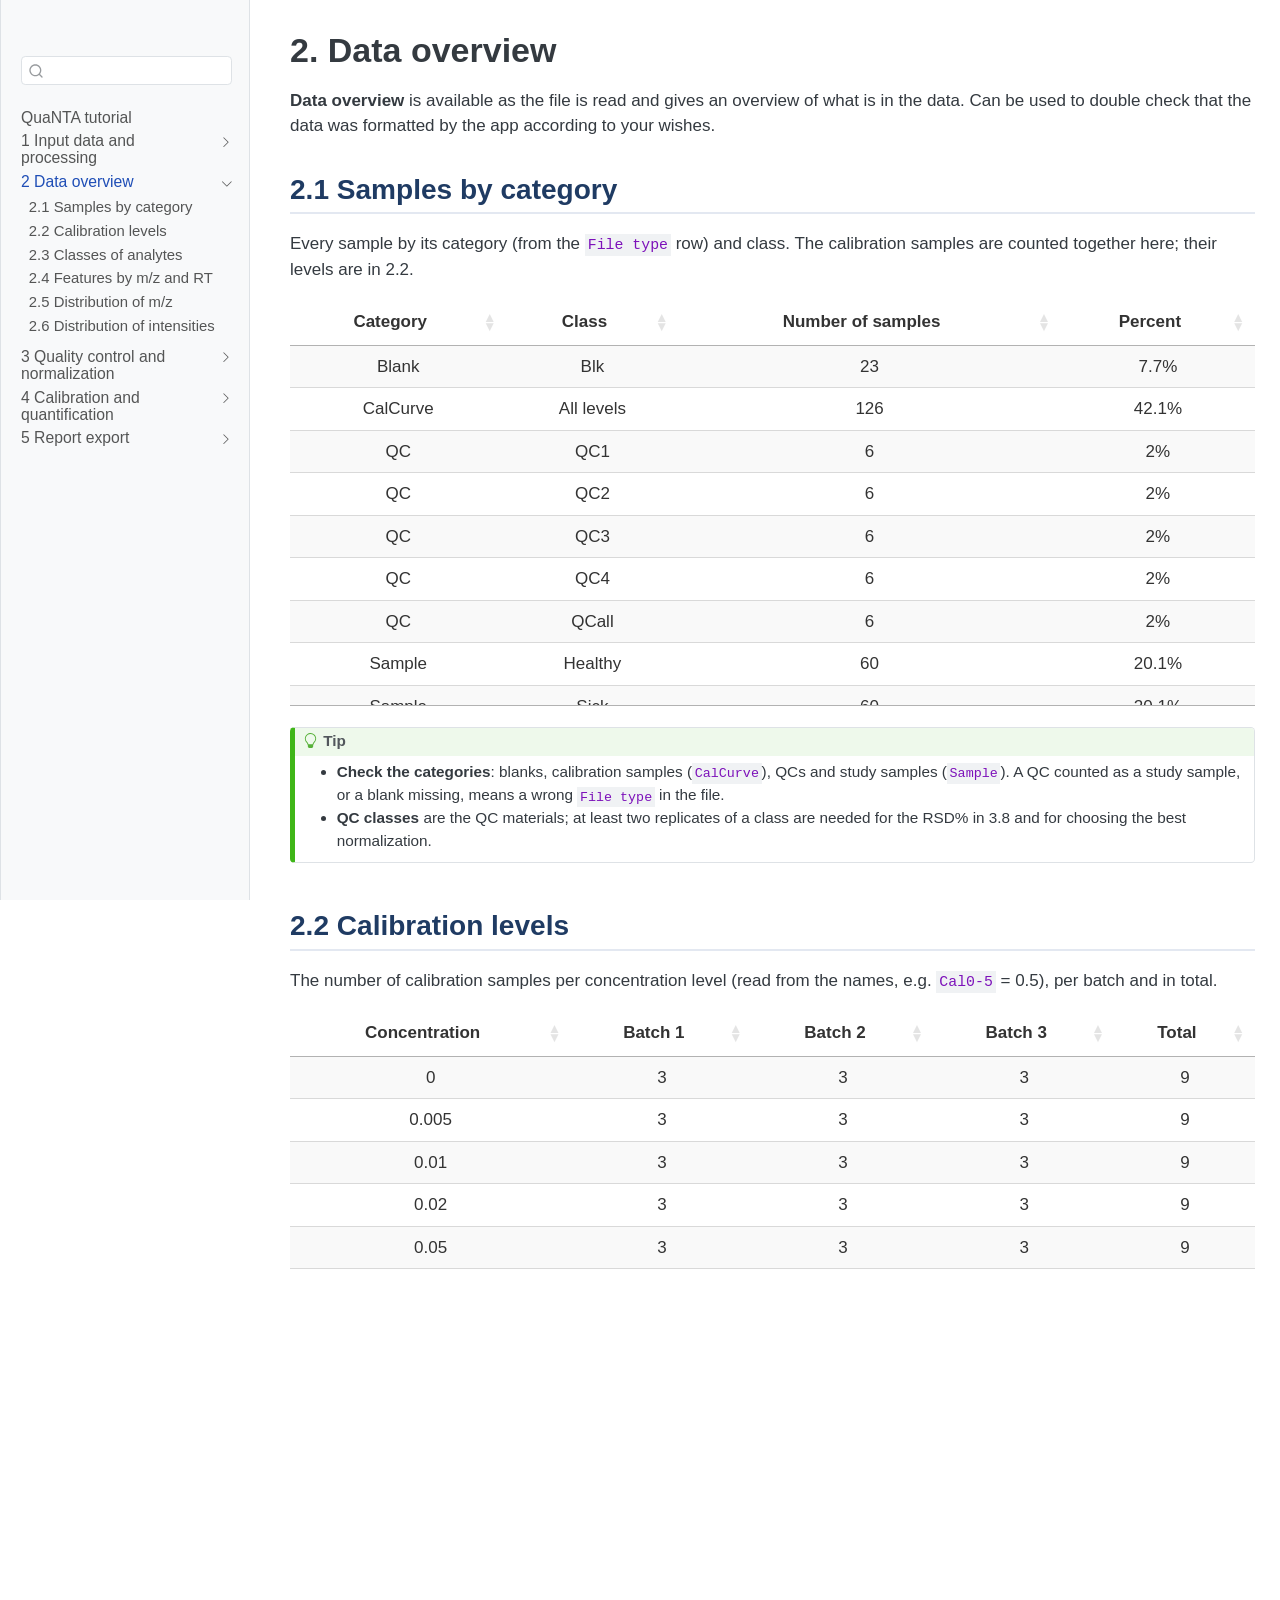
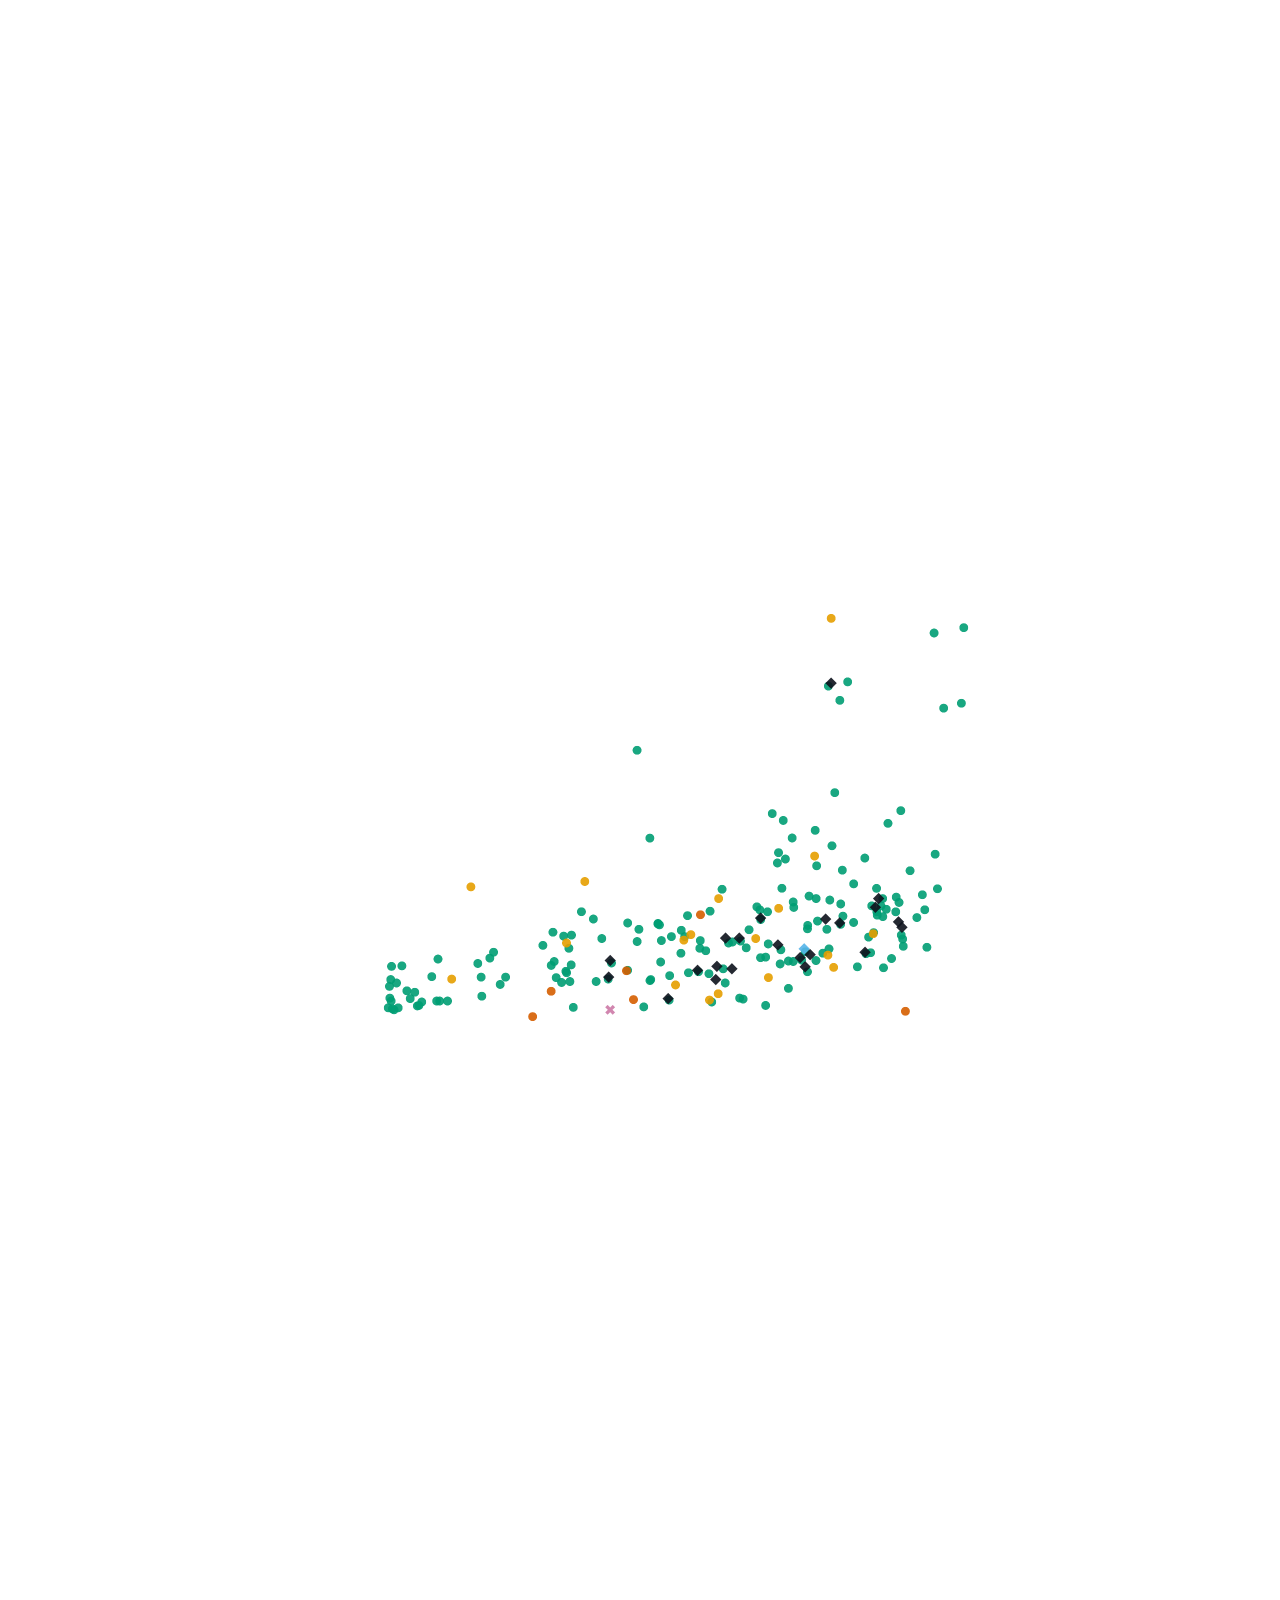
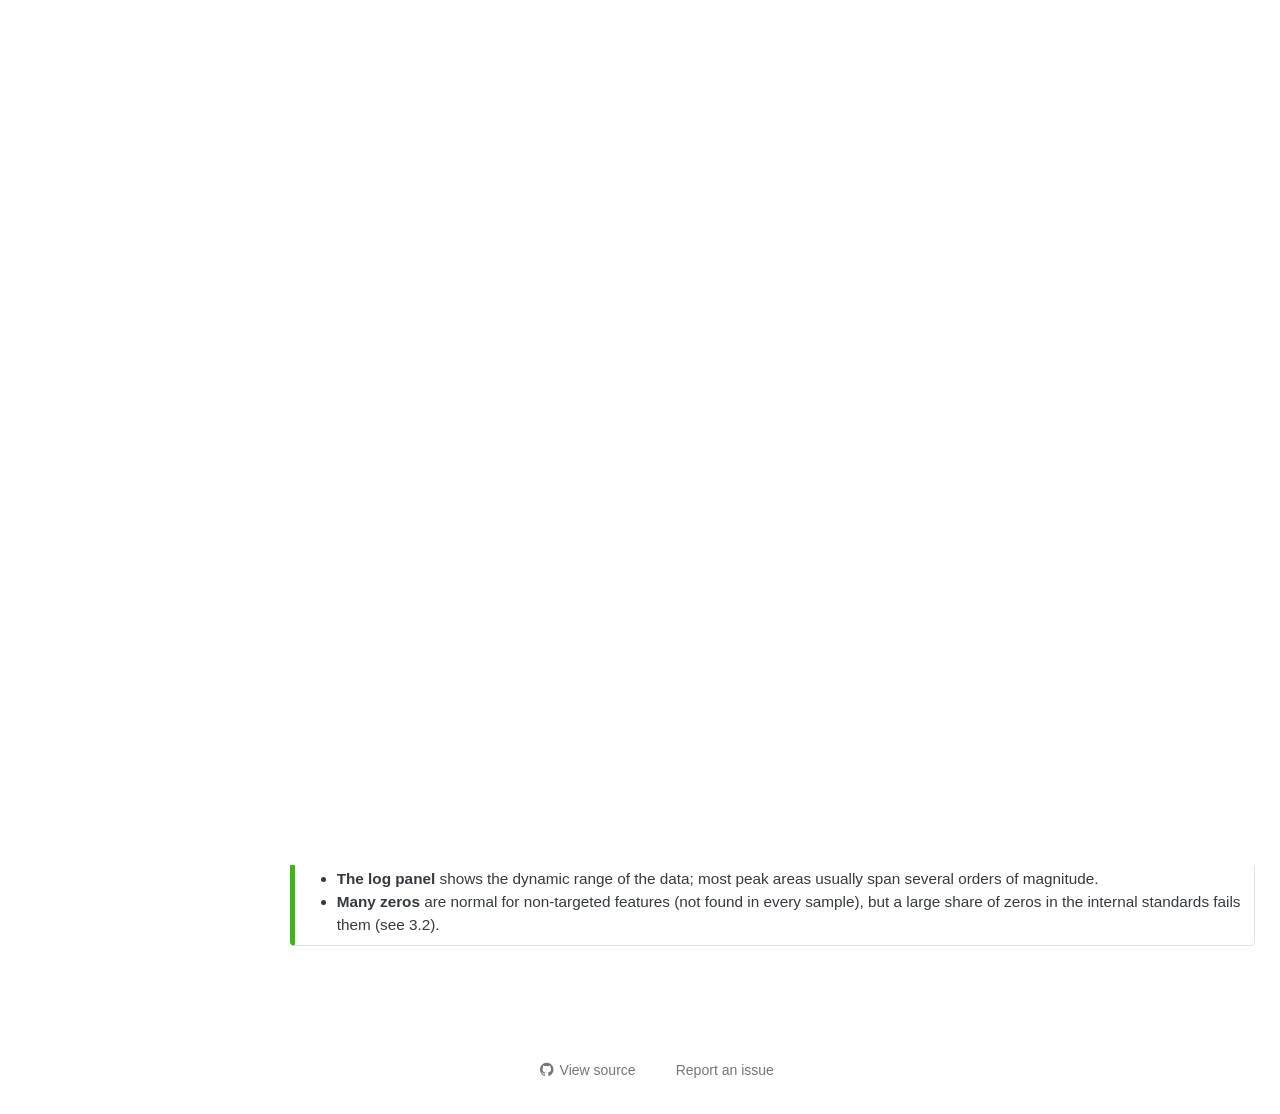
<file: data-overview.html>
<!DOCTYPE html>
<html xmlns="http://www.w3.org/1999/xhtml" lang="en" xml:lang="en"><head>

<meta charset="utf-8">
<meta name="generator" content="quarto-1.8.25">

<meta name="viewport" content="width=device-width, initial-scale=1.0, user-scalable=yes">


<title>2. Data overview – Introduction</title>
<style>
code{white-space: pre-wrap;}
span.smallcaps{font-variant: small-caps;}
div.columns{display: flex; gap: min(4vw, 1.5em);}
div.column{flex: auto; overflow-x: auto;}
div.hanging-indent{margin-left: 1.5em; text-indent: -1.5em;}
ul.task-list{list-style: none;}
ul.task-list li input[type="checkbox"] {
  width: 0.8em;
  margin: 0 0.8em 0.2em -1em; /* quarto-specific, see https://github.com/quarto-dev/quarto-cli/issues/4556 */ 
  vertical-align: middle;
}
</style>


<script src="site_libs/quarto-nav/quarto-nav.js"></script>
<script src="site_libs/quarto-nav/headroom.min.js"></script>
<script src="site_libs/clipboard/clipboard.min.js"></script>
<script src="site_libs/quarto-search/autocomplete.umd.js"></script>
<script src="site_libs/quarto-search/fuse.min.js"></script>
<script src="site_libs/quarto-search/quarto-search.js"></script>
<meta name="quarto:offset" content="./">
<script src="site_libs/quarto-html/quarto.js" type="module"></script>
<script src="site_libs/quarto-html/tabsets/tabsets.js" type="module"></script>
<script src="site_libs/quarto-html/axe/axe-check.js" type="module"></script>
<script src="site_libs/quarto-html/popper.min.js"></script>
<script src="site_libs/quarto-html/tippy.umd.min.js"></script>
<script src="site_libs/quarto-html/anchor.min.js"></script>
<link href="site_libs/quarto-html/tippy.css" rel="stylesheet">
<link href="site_libs/quarto-html/quarto-syntax-highlighting-7b89279ff1a6dce999919e0e67d4d9ec.css" rel="stylesheet" id="quarto-text-highlighting-styles">
<script src="site_libs/bootstrap/bootstrap.min.js"></script>
<link href="site_libs/bootstrap/bootstrap-icons.css" rel="stylesheet">
<link href="site_libs/bootstrap/bootstrap-c1517bce7df8958a8506402badb32ae7.min.css" rel="stylesheet" append-hash="true" id="quarto-bootstrap" data-mode="light">
<script id="quarto-search-options" type="application/json">{
  "location": "sidebar",
  "copy-button": false,
  "collapse-after": 3,
  "panel-placement": "start",
  "type": "textbox",
  "limit": 50,
  "keyboard-shortcut": [
    "f",
    "/",
    "s"
  ],
  "show-item-context": false,
  "language": {
    "search-no-results-text": "No results",
    "search-matching-documents-text": "matching documents",
    "search-copy-link-title": "Copy link to search",
    "search-hide-matches-text": "Hide additional matches",
    "search-more-match-text": "more match in this document",
    "search-more-matches-text": "more matches in this document",
    "search-clear-button-title": "Clear",
    "search-text-placeholder": "",
    "search-detached-cancel-button-title": "Cancel",
    "search-submit-button-title": "Submit",
    "search-label": "Search"
  }
}</script>
<link href="site_libs/htmltools-fill-0.5.8.1/fill.css" rel="stylesheet">
<script src="site_libs/htmlwidgets-1.6.4/htmlwidgets.js"></script>
<link href="site_libs/datatables-css-0.0.0/datatables-crosstalk.css" rel="stylesheet">
<script src="site_libs/datatables-binding-0.34.0/datatables.js"></script>
<script src="site_libs/jquery-3.6.0/jquery-3.6.0.min.js"></script>
<link href="site_libs/dt-core-1.13.6/css/jquery.dataTables.min.css" rel="stylesheet">
<link href="site_libs/dt-core-1.13.6/css/jquery.dataTables.extra.css" rel="stylesheet">
<script src="site_libs/dt-core-1.13.6/js/jquery.dataTables.min.js"></script>
<link href="site_libs/crosstalk-1.2.2/css/crosstalk.min.css" rel="stylesheet">
<script src="site_libs/crosstalk-1.2.2/js/crosstalk.min.js"></script>
<script src="site_libs/plotly-binding-4.11.0/plotly.js"></script>
<script src="site_libs/typedarray-0.1/typedarray.min.js"></script>
<link href="site_libs/plotly-htmlwidgets-css-2.11.1/plotly-htmlwidgets.css" rel="stylesheet">
<script src="site_libs/plotly-main-2.11.1/plotly-latest.min.js"></script>


<link rel="stylesheet" href="styles.css">
</head>

<body class="nav-sidebar docked fullcontent quarto-light">

<div id="quarto-search-results"></div>
  <header id="quarto-header" class="headroom fixed-top">
  <nav class="quarto-secondary-nav">
    <div class="container-fluid d-flex">
      <button type="button" class="quarto-btn-toggle btn" data-bs-toggle="collapse" role="button" data-bs-target=".quarto-sidebar-collapse-item" aria-controls="quarto-sidebar" aria-expanded="false" aria-label="Toggle sidebar navigation" onclick="if (window.quartoToggleHeadroom) { window.quartoToggleHeadroom(); }">
        <i class="bi bi-layout-text-sidebar-reverse"></i>
      </button>
        <nav class="quarto-page-breadcrumbs" aria-label="breadcrumb"><ol class="breadcrumb"><li class="breadcrumb-item"><a href="./data-overview.html">2 Data overview</a></li></ol></nav>
        <a class="flex-grow-1" role="navigation" data-bs-toggle="collapse" data-bs-target=".quarto-sidebar-collapse-item" aria-controls="quarto-sidebar" aria-expanded="false" aria-label="Toggle sidebar navigation" onclick="if (window.quartoToggleHeadroom) { window.quartoToggleHeadroom(); }">      
        </a>
      <button type="button" class="btn quarto-search-button" aria-label="Search" onclick="window.quartoOpenSearch();">
        <i class="bi bi-search"></i>
      </button>
    </div>
  </nav>
</header>
<!-- content -->
<div id="quarto-content" class="quarto-container page-columns page-rows-contents page-layout-article">
<!-- sidebar -->
  <nav id="quarto-sidebar" class="sidebar collapse collapse-horizontal quarto-sidebar-collapse-item sidebar-navigation docked overflow-auto">
    <div class="pt-lg-2 mt-2 text-left sidebar-header">
      <a href="./index.html" class="sidebar-logo-link">
      </a>
      </div>
        <div class="mt-2 flex-shrink-0 align-items-center">
        <div class="sidebar-search">
        <div id="quarto-search" class="" title="Search"></div>
        </div>
        </div>
    <div class="sidebar-menu-container"> 
    <ul class="list-unstyled mt-1">
        <li class="sidebar-item">
  <div class="sidebar-item-container"> 
  <a href="./index.html" class="sidebar-item-text sidebar-link">
 <span class="menu-text">QuaNTA tutorial</span></a>
  </div>
</li>
        <li class="sidebar-item sidebar-item-section">
      <div class="sidebar-item-container"> 
            <a href="./data-and-upload.html" class="sidebar-item-text sidebar-link">
 <span class="menu-text">1 Input data and processing</span></a>
          <a class="sidebar-item-toggle text-start collapsed" data-bs-toggle="collapse" data-bs-target="#quarto-sidebar-section-1" role="navigation" aria-expanded="false" aria-label="Toggle section">
            <i class="bi bi-chevron-right ms-2"></i>
          </a> 
      </div>
      <ul id="quarto-sidebar-section-1" class="collapse list-unstyled sidebar-section depth1 ">  
          <li class="sidebar-item sidebar-item-section">
      <div class="sidebar-item-container"> 
            <a href="./data-and-upload.html#file-structure" class="sidebar-item-text sidebar-link">
 <span class="menu-text">File structure</span></a>
          <a class="sidebar-item-toggle text-start collapsed" data-bs-toggle="collapse" data-bs-target="#quarto-sidebar-section-2" role="navigation" aria-expanded="false" aria-label="Toggle section">
            <i class="bi bi-chevron-right ms-2"></i>
          </a> 
      </div>
      <ul id="quarto-sidebar-section-2" class="collapse list-unstyled sidebar-section depth2 ">  
          <li class="sidebar-item">
  <div class="sidebar-item-container"> 
  <a href="./data-and-upload.html#the-four-sample-rows" class="sidebar-item-text sidebar-link">
 <span class="menu-text">The four sample rows</span></a>
  </div>
</li>
          <li class="sidebar-item">
  <div class="sidebar-item-container"> 
  <a href="./data-and-upload.html#the-feature-columns" class="sidebar-item-text sidebar-link">
 <span class="menu-text">The feature columns</span></a>
  </div>
</li>
          <li class="sidebar-item">
  <div class="sidebar-item-container"> 
  <a href="./data-and-upload.html#naming-conventions" class="sidebar-item-text sidebar-link">
 <span class="menu-text">Naming conventions</span></a>
  </div>
</li>
          <li class="sidebar-item">
  <div class="sidebar-item-container"> 
  <a href="./data-and-upload.html#example-dataset" class="sidebar-item-text sidebar-link">
 <span class="menu-text">Example dataset</span></a>
  </div>
</li>
      </ul>
  </li>
          <li class="sidebar-item">
  <div class="sidebar-item-container"> 
  <a href="./data-and-upload.html#uploading-and-reading" class="sidebar-item-text sidebar-link">
 <span class="menu-text">Uploading and reading</span></a>
  </div>
</li>
          <li class="sidebar-item">
  <div class="sidebar-item-container"> 
  <a href="./data-and-upload.html#processing-settings" class="sidebar-item-text sidebar-link">
 <span class="menu-text">Processing settings</span></a>
  </div>
</li>
      </ul>
  </li>
        <li class="sidebar-item sidebar-item-section">
      <div class="sidebar-item-container"> 
            <a href="./data-overview.html" class="sidebar-item-text sidebar-link active">
 <span class="menu-text">2 Data overview</span></a>
          <a class="sidebar-item-toggle text-start" data-bs-toggle="collapse" data-bs-target="#quarto-sidebar-section-3" role="navigation" aria-expanded="true" aria-label="Toggle section">
            <i class="bi bi-chevron-right ms-2"></i>
          </a> 
      </div>
      <ul id="quarto-sidebar-section-3" class="collapse list-unstyled sidebar-section depth1 show">  
          <li class="sidebar-item">
  <div class="sidebar-item-container"> 
  <a href="./data-overview.html#samples-by-category" class="sidebar-item-text sidebar-link">
 <span class="menu-text">2.1 Samples by category</span></a>
  </div>
</li>
          <li class="sidebar-item">
  <div class="sidebar-item-container"> 
  <a href="./data-overview.html#calibration-levels" class="sidebar-item-text sidebar-link">
 <span class="menu-text">2.2 Calibration levels</span></a>
  </div>
</li>
          <li class="sidebar-item">
  <div class="sidebar-item-container"> 
  <a href="./data-overview.html#classes-of-analytes" class="sidebar-item-text sidebar-link">
 <span class="menu-text">2.3 Classes of analytes</span></a>
  </div>
</li>
          <li class="sidebar-item">
  <div class="sidebar-item-container"> 
  <a href="./data-overview.html#features-by-mz-and-retention-time" class="sidebar-item-text sidebar-link">
 <span class="menu-text">2.4 Features by m/z and RT</span></a>
  </div>
</li>
          <li class="sidebar-item">
  <div class="sidebar-item-container"> 
  <a href="./data-overview.html#distribution-of-mz" class="sidebar-item-text sidebar-link">
 <span class="menu-text">2.5 Distribution of m/z</span></a>
  </div>
</li>
          <li class="sidebar-item">
  <div class="sidebar-item-container"> 
  <a href="./data-overview.html#distribution-of-intensities" class="sidebar-item-text sidebar-link">
 <span class="menu-text">2.6 Distribution of intensities</span></a>
  </div>
</li>
      </ul>
  </li>
        <li class="sidebar-item sidebar-item-section">
      <div class="sidebar-item-container"> 
            <a class="sidebar-item-text sidebar-link text-start collapsed" data-bs-toggle="collapse" data-bs-target="#quarto-sidebar-section-4" role="navigation" aria-expanded="false">
 <span class="menu-text">3 Quality control and normalization</span></a>
          <a class="sidebar-item-toggle text-start collapsed" data-bs-toggle="collapse" data-bs-target="#quarto-sidebar-section-4" role="navigation" aria-expanded="false" aria-label="Toggle section">
            <i class="bi bi-chevron-right ms-2"></i>
          </a> 
      </div>
      <ul id="quarto-sidebar-section-4" class="collapse list-unstyled sidebar-section depth1 ">  
          <li class="sidebar-item sidebar-item-section">
      <div class="sidebar-item-container"> 
            <a href="./internal-standards.html" class="sidebar-item-text sidebar-link">
 <span class="menu-text">Internal standards and outliers (3.1–3.7)</span></a>
          <a class="sidebar-item-toggle text-start collapsed" data-bs-toggle="collapse" data-bs-target="#quarto-sidebar-section-5" role="navigation" aria-expanded="false" aria-label="Toggle section">
            <i class="bi bi-chevron-right ms-2"></i>
          </a> 
      </div>
      <ul id="quarto-sidebar-section-5" class="collapse list-unstyled sidebar-section depth2 ">  
          <li class="sidebar-item">
  <div class="sidebar-item-container"> 
  <a href="./internal-standards.html#internal-standards" class="sidebar-item-text sidebar-link">
 <span class="menu-text">3.1 Internal standards</span></a>
  </div>
</li>
          <li class="sidebar-item">
  <div class="sidebar-item-container"> 
  <a href="./internal-standards.html#failed-internal-standards" class="sidebar-item-text sidebar-link">
 <span class="menu-text">3.2 Failed internal standards</span></a>
  </div>
</li>
          <li class="sidebar-item">
  <div class="sidebar-item-container"> 
  <a href="./internal-standards.html#outlier-samples" class="sidebar-item-text sidebar-link">
 <span class="menu-text">3.3 Outlier samples</span></a>
  </div>
</li>
          <li class="sidebar-item">
  <div class="sidebar-item-container"> 
  <a href="./internal-standards.html#raw-rsd-of-the-selected-is" class="sidebar-item-text sidebar-link">
 <span class="menu-text">3.4 Raw RSD% of the selected IS</span></a>
  </div>
</li>
          <li class="sidebar-item">
  <div class="sidebar-item-container"> 
  <a href="./internal-standards.html#distribution-of-the-selected-is" class="sidebar-item-text sidebar-link">
 <span class="menu-text">3.5 Distribution of the selected IS</span></a>
  </div>
</li>
          <li class="sidebar-item">
  <div class="sidebar-item-container"> 
  <a href="./internal-standards.html#volumetric-internal-standard" class="sidebar-item-text sidebar-link">
 <span class="menu-text">3.6 Volumetric internal standard</span></a>
  </div>
</li>
          <li class="sidebar-item">
  <div class="sidebar-item-container"> 
  <a href="./internal-standards.html#internal-standards-over-the-sequence" class="sidebar-item-text sidebar-link">
 <span class="menu-text">3.7 IS over the sequence</span></a>
  </div>
</li>
      </ul>
  </li>
          <li class="sidebar-item sidebar-item-section">
      <div class="sidebar-item-container"> 
            <a href="./normalization-and-blanks.html" class="sidebar-item-text sidebar-link">
 <span class="menu-text">Normalization, filters and blanks (3.8–3.11)</span></a>
          <a class="sidebar-item-toggle text-start collapsed" data-bs-toggle="collapse" data-bs-target="#quarto-sidebar-section-6" role="navigation" aria-expanded="false" aria-label="Toggle section">
            <i class="bi bi-chevron-right ms-2"></i>
          </a> 
      </div>
      <ul id="quarto-sidebar-section-6" class="collapse list-unstyled sidebar-section depth2 ">  
          <li class="sidebar-item">
  <div class="sidebar-item-container"> 
  <a href="./normalization-and-blanks.html#comparison-of-normalization-methods" class="sidebar-item-text sidebar-link">
 <span class="menu-text">3.8 Normalization methods</span></a>
  </div>
</li>
          <li class="sidebar-item">
  <div class="sidebar-item-container"> 
  <a href="./normalization-and-blanks.html#rsd-values" class="sidebar-item-text sidebar-link">
 <span class="menu-text">3.9 RSD% values</span></a>
  </div>
</li>
          <li class="sidebar-item">
  <div class="sidebar-item-container"> 
  <a href="./normalization-and-blanks.html#removed-features" class="sidebar-item-text sidebar-link">
 <span class="menu-text">3.10 Removed features</span></a>
  </div>
</li>
          <li class="sidebar-item">
  <div class="sidebar-item-container"> 
  <a href="./normalization-and-blanks.html#blanks-compared-to-samples" class="sidebar-item-text sidebar-link">
 <span class="menu-text">3.11 Blanks compared to samples</span></a>
  </div>
</li>
      </ul>
  </li>
      </ul>
  </li>
        <li class="sidebar-item sidebar-item-section">
      <div class="sidebar-item-container"> 
            <a class="sidebar-item-text sidebar-link text-start collapsed" data-bs-toggle="collapse" data-bs-target="#quarto-sidebar-section-7" role="navigation" aria-expanded="false">
 <span class="menu-text">4 Calibration and quantification</span></a>
          <a class="sidebar-item-toggle text-start collapsed" data-bs-toggle="collapse" data-bs-target="#quarto-sidebar-section-7" role="navigation" aria-expanded="false" aria-label="Toggle section">
            <i class="bi bi-chevron-right ms-2"></i>
          </a> 
      </div>
      <ul id="quarto-sidebar-section-7" class="collapse list-unstyled sidebar-section depth1 ">  
          <li class="sidebar-item sidebar-item-section">
      <div class="sidebar-item-container"> 
            <a href="./calibration-limits.html" class="sidebar-item-text sidebar-link">
 <span class="menu-text">Calibration limits (4.1–4.3)</span></a>
          <a class="sidebar-item-toggle text-start collapsed" data-bs-toggle="collapse" data-bs-target="#quarto-sidebar-section-8" role="navigation" aria-expanded="false" aria-label="Toggle section">
            <i class="bi bi-chevron-right ms-2"></i>
          </a> 
      </div>
      <ul id="quarto-sidebar-section-8" class="collapse list-unstyled sidebar-section depth2 ">  
          <li class="sidebar-item">
  <div class="sidebar-item-container"> 
  <a href="./calibration-limits.html#calibration-curve-samples" class="sidebar-item-text sidebar-link">
 <span class="menu-text">4.1 Calibration curve samples</span></a>
  </div>
</li>
          <li class="sidebar-item">
  <div class="sidebar-item-container"> 
  <a href="./calibration-limits.html#calibration-curve-limits" class="sidebar-item-text sidebar-link">
 <span class="menu-text">4.2 Calibration curve limits</span></a>
  </div>
</li>
          <li class="sidebar-item">
  <div class="sidebar-item-container"> 
  <a href="./calibration-limits.html#chemicals-with-concentrations" class="sidebar-item-text sidebar-link">
 <span class="menu-text">4.3 Chemicals with concentrations</span></a>
  </div>
</li>
      </ul>
  </li>
          <li class="sidebar-item">
  <div class="sidebar-item-container"> 
  <a href="./calibration-curves.html" class="sidebar-item-text sidebar-link">
 <span class="menu-text">4.4 Calibration curves per chemical</span></a>
  </div>
</li>
          <li class="sidebar-item sidebar-item-section">
      <div class="sidebar-item-container"> 
            <a href="./concentrations.html" class="sidebar-item-text sidebar-link">
 <span class="menu-text">Concentrations (4.5 and 4.6)</span></a>
          <a class="sidebar-item-toggle text-start collapsed" data-bs-toggle="collapse" data-bs-target="#quarto-sidebar-section-9" role="navigation" aria-expanded="false" aria-label="Toggle section">
            <i class="bi bi-chevron-right ms-2"></i>
          </a> 
      </div>
      <ul id="quarto-sidebar-section-9" class="collapse list-unstyled sidebar-section depth2 ">  
          <li class="sidebar-item">
  <div class="sidebar-item-container"> 
  <a href="./concentrations.html#concentration-per-class" class="sidebar-item-text sidebar-link">
 <span class="menu-text">4.5 Concentration per class</span></a>
  </div>
</li>
          <li class="sidebar-item">
  <div class="sidebar-item-container"> 
  <a href="./concentrations.html#qc-samples" class="sidebar-item-text sidebar-link">
 <span class="menu-text">4.6 QC samples</span></a>
  </div>
</li>
      </ul>
  </li>
      </ul>
  </li>
        <li class="sidebar-item sidebar-item-section">
      <div class="sidebar-item-container"> 
            <a class="sidebar-item-text sidebar-link text-start collapsed" data-bs-toggle="collapse" data-bs-target="#quarto-sidebar-section-10" role="navigation" aria-expanded="false">
 <span class="menu-text">5 Report export</span></a>
          <a class="sidebar-item-toggle text-start collapsed" data-bs-toggle="collapse" data-bs-target="#quarto-sidebar-section-10" role="navigation" aria-expanded="false" aria-label="Toggle section">
            <i class="bi bi-chevron-right ms-2"></i>
          </a> 
      </div>
      <ul id="quarto-sidebar-section-10" class="collapse list-unstyled sidebar-section depth1 ">  
          <li class="sidebar-item sidebar-item-section">
      <div class="sidebar-item-container"> 
            <a href="./reports-and-exports.html" class="sidebar-item-text sidebar-link">
 <span class="menu-text">Reports and exported tables</span></a>
          <a class="sidebar-item-toggle text-start collapsed" data-bs-toggle="collapse" data-bs-target="#quarto-sidebar-section-11" role="navigation" aria-expanded="false" aria-label="Toggle section">
            <i class="bi bi-chevron-right ms-2"></i>
          </a> 
      </div>
      <ul id="quarto-sidebar-section-11" class="collapse list-unstyled sidebar-section depth2 ">  
          <li class="sidebar-item">
  <div class="sidebar-item-container"> 
  <a href="./reports-and-exports.html#final-normalization-method" class="sidebar-item-text sidebar-link">
 <span class="menu-text">Final normalization method</span></a>
  </div>
</li>
          <li class="sidebar-item">
  <div class="sidebar-item-container"> 
  <a href="./reports-and-exports.html#reports" class="sidebar-item-text sidebar-link">
 <span class="menu-text">Reports</span></a>
  </div>
</li>
          <li class="sidebar-item">
  <div class="sidebar-item-container"> 
  <a href="./reports-and-exports.html#exported-tables" class="sidebar-item-text sidebar-link">
 <span class="menu-text">Exported tables</span></a>
  </div>
</li>
          <li class="sidebar-item">
  <div class="sidebar-item-container"> 
  <a href="./reports-and-exports.html#processing-history" class="sidebar-item-text sidebar-link">
 <span class="menu-text">Processing history</span></a>
  </div>
</li>
      </ul>
  </li>
      </ul>
  </li>
    </ul>
    </div>
</nav>
<div id="quarto-sidebar-glass" class="quarto-sidebar-collapse-item" data-bs-toggle="collapse" data-bs-target=".quarto-sidebar-collapse-item"></div>
<!-- margin-sidebar -->
    
<!-- main -->
<main class="content" id="quarto-document-content">

<header id="title-block-header" class="quarto-title-block default">
<div class="quarto-title">
<h1 class="title">2. Data overview</h1>
</div>



<div class="quarto-title-meta">

    
  
    
  </div>
  


</header>


<p><strong>Data overview</strong> is available as the file is read and gives an overview of what is in the data. Can be used to double check that the data was formatted by the app according to your wishes.</p>
<section id="samples-by-category" class="level2">
<h2 class="anchored" data-anchor-id="samples-by-category">2.1 Samples by category</h2>
<p>Every sample by its category (from the <code>File type</code> row) and class. The calibration samples are counted together here; their levels are in 2.2.</p>
<div class="cell">
<div class="cell-output-display">
<div class="datatables html-widget html-fill-item" id="htmlwidget-e9c993f6fbd6f4246674" style="width:100%;height:auto;"></div>
<script type="application/json" data-for="htmlwidget-e9c993f6fbd6f4246674">{"x":{"filter":"none","vertical":false,"data":[["Blank","CalCurve","QC","QC","QC","QC","QC","Sample","Sample"],["Blk","All levels","QC1","QC2","QC3","QC4","QCall","Healthy","Sick"],[23,126,6,6,6,6,6,60,60],["7.7%","42.1%","2%","2%","2%","2%","2%","20.1%","20.1%"]],"container":"<table class=\"display\">\n  <thead>\n    <tr>\n      <th>Category<\/th>\n      <th>Class<\/th>\n      <th>Number of samples<\/th>\n      <th>Percent<\/th>\n    <\/tr>\n  <\/thead>\n<\/table>","options":{"dom":"t","paging":false,"scrollX":true,"scrollY":"360px","scrollCollapse":true,"columnDefs":[{"className":"dt-center","targets":"_all"},{"name":"Category","targets":0},{"name":"Class","targets":1},{"name":"Number of samples","targets":2},{"name":"Percent","targets":3}],"order":[],"autoWidth":false,"orderClasses":false}},"evals":[],"jsHooks":[]}</script>
</div>
</div>
<div class="callout callout-style-default callout-tip callout-titled">
<div class="callout-header d-flex align-content-center">
<div class="callout-icon-container">
<i class="callout-icon"></i>
</div>
<div class="callout-title-container flex-fill">
Tip
</div>
</div>
<div class="callout-body-container callout-body">
<ul>
<li><strong>Check the categories</strong>: blanks, calibration samples (<code>CalCurve</code>), QCs and study samples (<code>Sample</code>). A QC counted as a study sample, or a blank missing, means a wrong <code>File type</code> in the file.</li>
<li><strong>QC classes</strong> are the QC materials; at least two replicates of a class are needed for the RSD% in 3.8 and for choosing the best normalization.</li>
</ul>
</div>
</div>
</section>
<section id="calibration-levels" class="level2">
<h2 class="anchored" data-anchor-id="calibration-levels">2.2 Calibration levels</h2>
<p>The number of calibration samples per concentration level (read from the names, e.g.&nbsp;<code>Cal0-5</code> = 0.5), per batch and in total.</p>
<div class="cell">
<div class="cell-output-display">
<div class="datatables html-widget html-fill-item" id="htmlwidget-3785d5bf807408d0a415" style="width:100%;height:auto;"></div>
<script type="application/json" data-for="htmlwidget-3785d5bf807408d0a415">{"x":{"filter":"none","vertical":false,"data":[["0","0.005","0.01","0.02","0.05","0.1","0.2","0.5","1","2","5","10","20","50"],[3,3,3,3,3,3,3,3,3,3,3,3,3,3],[3,3,3,3,3,3,3,3,3,3,3,3,3,3],[3,3,3,3,3,3,3,3,3,3,3,3,3,3],[9,9,9,9,9,9,9,9,9,9,9,9,9,9]],"container":"<table class=\"display\">\n  <thead>\n    <tr>\n      <th>Concentration<\/th>\n      <th>Batch 1<\/th>\n      <th>Batch 2<\/th>\n      <th>Batch 3<\/th>\n      <th>Total<\/th>\n    <\/tr>\n  <\/thead>\n<\/table>","options":{"dom":"t","paging":false,"scrollX":true,"scrollY":"360px","scrollCollapse":true,"columnDefs":[{"className":"dt-center","targets":"_all"},{"name":"Concentration","targets":0},{"name":"Batch 1","targets":1},{"name":"Batch 2","targets":2},{"name":"Batch 3","targets":3},{"name":"Total","targets":4}],"order":[],"autoWidth":false,"orderClasses":false}},"evals":[],"jsHooks":[]}</script>
</div>
</div>
<div class="callout callout-style-default callout-tip callout-titled">
<div class="callout-header d-flex align-content-center">
<div class="callout-icon-container">
<i class="callout-icon"></i>
</div>
<div class="callout-title-container flex-fill">
Tip
</div>
</div>
<div class="callout-body-container callout-body">
<ul>
<li><strong>Double-check replicates if they exist</strong> in every batch. The LOD/LLOQ method <em>mean + SD</em> needs at least two zero calibrants (<code>Cal0</code>), and the RSD% option at least two replicates of each level; a batch without them uses the curve of all batches together.</li>
<li><strong>A level missing in one batch</strong> shortens that batch’s curve.</li>
</ul>
</div>
</div>
</section>
<section id="classes-of-analytes" class="level2">
<h2 class="anchored" data-anchor-id="classes-of-analytes">2.3 Classes of analytes</h2>
<p>The features by their <code>Comment</code>: targeted compounds (<code>Quant</code>), internal standards (<code>IS</code>), the volumetric internal standard (<code>vIS</code>) and non-targeted features. (The app lists <code>Quant\…</code> and <code>IS\…</code> with their class names; they are counted together here.)</p>
<div class="cell">
<div class="cell-output-display">
<div class="datatables html-widget html-fill-item" id="htmlwidget-91f11a31b3cfa4348d33" style="width:100%;height:auto;"></div>
<script type="application/json" data-for="htmlwidget-91f11a31b3cfa4348d33">{"x":{"filter":"none","vertical":false,"data":[["IS","Not targeted","Quant","vIS"],[22,1000,196,1],["1.8%","82%","16.1%","0.1%"]],"container":"<table class=\"display\">\n  <thead>\n    <tr>\n      <th>Standard type<\/th>\n      <th>Number of features<\/th>\n      <th>Percent<\/th>\n    <\/tr>\n  <\/thead>\n<\/table>","options":{"dom":"t","paging":false,"scrollX":true,"scrollY":"360px","scrollCollapse":true,"columnDefs":[{"className":"dt-center","targets":"_all"},{"name":"Standard type","targets":0},{"name":"Number of features","targets":1},{"name":"Percent","targets":2}],"order":[],"autoWidth":false,"orderClasses":false}},"evals":[],"jsHooks":[]}</script>
</div>
</div>
</section>
<section id="features-by-mz-and-retention-time" class="level2">
<h2 class="anchored" data-anchor-id="features-by-mz-and-retention-time">2.4 Features by m/z and retention time</h2>
<p>Every feature at its retention time and m/z. After processing, the targeted compounds are coloured by their <strong>outcome</strong>: <em>Quantified</em> (green), <em>Valid curve, not found in samples</em> (orange), <em>No valid calibration</em> (red), or <em>Removed</em> by the blank filter or the QC RSD% filter (crosses). The internal standards are black diamonds, the volumetric IS a blue one; the non-targeted features (grey) can be switched on in the legend.</p>
<div class="cell">
<div class="cell-output-display">
<div id="htmlwidget-86ce55507696b6de2e70" style="width:100%;height:502px;" class="plotly html-widget"></div>
<script type="application/json" data-for="htmlwidget-86ce55507696b6de2e70">{"x":{"visdat":{"501c68f0bbb":["function () ","plotlyVisDat"],"501c71d617bd":["function () ","data"],"501c12503ef3":["function () ","data"],"501c6650aa":["function () ","data"],"501c21f12816":["function () ","data"],"501c272b370f":["function () ","data"],"501c5aec43e7":["function () ","data"],"501c5db05ad6":["function () ","data"]},"cur_data":"501c5db05ad6","attrs":{"501c71d617bd":{"alpha_stroke":1,"sizes":[10,100],"spans":[1,20],"x":{},"y":{},"type":"scatter","mode":"markers","name":"Quantified (171)","marker":{"color":"#009E73","symbol":"circle","size":9,"opacity":0.90000000000000002},"visible":true,"text":{},"hoverinfo":"text","inherit":true},"501c12503ef3":{"alpha_stroke":1,"sizes":[10,100],"spans":[1,20],"x":{},"y":{},"type":"scatter","mode":"markers","name":"Valid curve, not found in samples (18)","marker":{"color":"#E69F00","symbol":"circle","size":9,"opacity":0.90000000000000002},"visible":true,"text":{},"hoverinfo":"text","inherit":true},"501c6650aa":{"alpha_stroke":1,"sizes":[10,100],"spans":[1,20],"x":{},"y":{},"type":"scatter","mode":"markers","name":"No valid calibration (6)","marker":{"color":"#D55E00","symbol":"circle","size":9,"opacity":0.90000000000000002},"visible":true,"text":{},"hoverinfo":"text","inherit":true},"501c21f12816":{"alpha_stroke":1,"sizes":[10,100],"spans":[1,20],"x":{},"y":{},"type":"scatter","mode":"markers","name":"Removed (Blank filter) (1)","marker":{"color":"#CC79A7","symbol":"x","size":9,"opacity":0.90000000000000002},"visible":true,"text":{},"hoverinfo":"text","inherit":true},"501c272b370f":{"alpha_stroke":1,"sizes":[10,100],"spans":[1,20],"x":{},"y":{},"type":"scatter","mode":"markers","name":"Internal standard (22)","marker":{"color":"#0D121C","symbol":"diamond","size":9,"opacity":0.90000000000000002},"visible":true,"text":{},"hoverinfo":"text","inherit":true},"501c5aec43e7":{"alpha_stroke":1,"sizes":[10,100],"spans":[1,20],"x":{},"y":{},"type":"scatter","mode":"markers","name":"Volumetric IS (1)","marker":{"color":"#56B4E9","symbol":"diamond","size":9,"opacity":0.90000000000000002},"visible":true,"text":{},"hoverinfo":"text","inherit":true},"501c5db05ad6":{"alpha_stroke":1,"sizes":[10,100],"spans":[1,20],"x":{},"y":{},"type":"scatter","mode":"markers","name":"Non-targeted (1000)","marker":{"color":"#BDBDBD","symbol":"circle","size":5,"opacity":0.5},"visible":"legendonly","text":{},"hoverinfo":"text","inherit":true}},"layout":{"height":520,"margin":{"b":40,"l":60,"t":25,"r":10},"xaxis":{"domain":[0,1],"automargin":true,"title":"Retention time [min]"},"yaxis":{"domain":[0,1],"automargin":true,"title":"m/z"},"legend":{"orientation":"v","x":1.02,"y":1},"font":{"family":"Lato"},"hovermode":"closest","showlegend":true},"source":"A","config":{"modeBarButtonsToAdd":["hoverclosest","hovercompare"],"showSendToCloud":false},".plotlyWebGl":true,"data":[{"x":[13.016,9.4369999999999994,8.3930000000000007,7.4489999999999998,5.343,7.0410000000000004,7.6529999999999996,5.1639999999999997,6.2629999999999999,2.048,10.645,5.2990000000000004,11.648,10.847,8.6129999999999995,5.0599999999999996,7.1920000000000002,8.9559999999999995,10.659000000000001,10.529999999999999,9.9800000000000004,7.3840000000000003,13.627000000000001,9.8409999999999993,4.8819999999999997,6.6520000000000001,10.348000000000001,9.1799999999999997,8.3610000000000007,9.9809999999999999,6.8799999999999999,11.175000000000001,1.5820000000000001,13.76,10.645,9.7690000000000001,11.77,7.9470000000000001,12.101000000000001,12.372,13.129,5.827,11.028,10.372999999999999,6.1840000000000002,12.654999999999999,12.103,9.5120000000000005,14.068,9.3729999999999993,10.989000000000001,12.512,5.2919999999999998,12.805999999999999,13.284000000000001,9.8580000000000005,11.231999999999999,7.9379999999999997,12.538,9.0860000000000003,13.818,10.936999999999999,14.042,9.8610000000000007,10.404999999999999,8.0969999999999995,5.8929999999999998,11.359,7.4669999999999996,11.528,12.462999999999999,13.196999999999999,14.757999999999999,8.4049999999999994,8.5370000000000008,10.457000000000001,10.025,11.791,10.989000000000001,12.890000000000001,1.6879999999999999,3.137,5.2610000000000001,10.33,12.193,13.869,14.701000000000001,13.298999999999999,12.584,12.821999999999999,10.529,9.0060000000000002,14.124000000000001,7.7089999999999996,9.3529999999999998,10.994,12.4,11.194000000000001,12.661,12.803000000000001,10.263999999999999,8.6809999999999992,5.5389999999999997,7.1890000000000001,11.958,10.042999999999999,5.2370000000000001,11.843999999999999,7.6660000000000004,4.8520000000000003,14.273,6.9249999999999998,6.8819999999999997,11.507999999999999,12.670999999999999,11.198,11.788,6.6529999999999996,11.493,8.0280000000000005,13.118,7.3849999999999998,13.250999999999999,12.762,11.457000000000001,13.462999999999999,10.291,9.5809999999999995,1.02,0.94999999999999996,0.91000000000000003,1.21,2.0800000000000001,3.4199999999999999,4.6100000000000003,6.0300000000000002,7.4199999999999999,8.6400000000000006,11.83,0.88,1.1200000000000001,2.3100000000000001,2.1200000000000001,1.52,3.5800000000000001,1.9299999999999999,4.8099999999999996,0.97999999999999998,0.93999999999999995,0.95999999999999996,3.04,5.1799999999999997,8.1199999999999992,7.21,4.9299999999999997,5.1100000000000003,1.0800000000000001,1.4099999999999999,1.3300000000000001,3.71,3.1200000000000001,0.92000000000000004,1.6200000000000001,3.3300000000000001,8.9299999999999997,10.619999999999999,10.140000000000001,11.58,11.210000000000001,12.93,13.24],"y":[219.17401000000001,136.02139,240.14929000000001,212.11803,119.06017,120.05535999999999,134.07094000000001,193.09693999999999,210.12367,132.10158999999999,335.18475000000001,267.17007000000001,559.25891000000001,216.10056,188.06958,170.10332,174.05382,198.13458,323.98737,158.02690000000001,123.04382,290.13821000000002,303.19495000000001,318.92180999999999,213.06906000000001,195.08744999999999,237.10182,253.09674000000001,192.07628,222.11212,646.14837999999997,481.9769,122.0729,349.93292000000002,213.11313000000001,325.17099000000002,748.48308999999995,277.08663999999999,293.10458,425.18691999999999,345.11502000000002,300.15875,347.22089,363.21602999999999,177.10184000000001,363.02105999999998,372.24304000000001,241.09592000000001,433.10727000000003,255.06469999999999,192.13785999999999,231.13775999999999,206.13837000000001,305.10782,259.18997000000002,220.95285000000001,296.02350000000001,230.00644,327.16977000000003,251.04657,319.11840999999998,233.0239,886.52954,299.12723,502.29410000000001,307.11066,172.13278,230.17473000000001,256.05916999999999,339.08942000000002,263.08132999999998,334.16741999999999,897.49689000000001,256.01468,235.18020999999999,423.16854999999998,315.06560999999999,331.04279000000002,280.15408000000002,320.15179000000001,130.10848999999999,142.00824,172.07135,208.13285999999999,202.21621999999999,242.28406000000001,742.50945999999999,244.22665000000001,272.22156000000001,200.23699999999999,214.08954,169.07579000000001,362.21087999999997,264.19528000000003,138.09100000000001,287.05759,229.08569,215.07005000000001,315.23151000000001,342.07645000000002,415.10217,130.06505000000001,315.14816000000002,466.03613000000001,786.35784999999998,249.14838,240.15897000000001,306.08084000000002,184.11885000000001,273.12619000000001,732.46802000000002,279.09061000000003,254.05893,238.97620000000001,308.15188999999998,342.14645000000002,289.21579000000003,292.02627999999999,777.69170999999994,264.19547,314.98477000000003,291.14150999999998,267.17153999999999,327.07745,279.09307999999999,399.25040000000001,436.23388999999997,278.21120999999999,114.06619000000001,132.07675,162.11247,204.12303,218.13867999999999,232.15432999999999,246.16998000000001,260.18563,288.21692999999999,316.24824000000001,400.34213999999997,118.08626,118.08626,132.10191,132.10191,150.05833000000001,166.08626000000001,182.08116999999999,205.09715,116.0706,176.10297,203.15025,209.09207000000001,190.04987,190.08626000000001,176.07060000000001,180.06551999999999,265.11828000000003,169.03561999999999,137.04579000000001,153.04069999999999,181.072,181.072,138.05494999999999,123.05529,220.11795000000001,361.20094999999998,466.31630999999999,516.29894999999999,450.32139999999998,409.29485,496.33976999999999,522.35541999999998],"type":"scattergl","mode":"markers","name":"Quantified (171)","marker":{"color":"#009E73","symbol":"circle","size":9,"opacity":0.90000000000000002,"line":{"color":"rgba(31,119,180,1)"}},"visible":true,"text":["<b>(+)-Nootkatone<\/b><br>RT 13.02 min · m/z 219.17401","<b>1,3-benzothiazole<\/b><br>RT 9.44 min · m/z 136.02139","<b>1,3-Di-o-tolylguanidine<\/b><br>RT 8.39 min · m/z 240.14929","<b>1,3-Diphenylguanidine<\/b><br>RT 7.45 min · m/z 212.11803","<b>1H-Benzimidazole<\/b><br>RT 5.34 min · m/z 119.06017","<b>1H-Benzotriazole<\/b><br>RT 7.04 min · m/z 120.05536","<b>1-Methyl-1H-benzotriazole<\/b><br>RT 7.65 min · m/z 134.07094","<b>3'-Hydroxycotinine<\/b><br>RT 5.16 min · m/z 193.09694","<b>4-(Methylnitrosamino)-1-(3-pyridyl)-1-butanol<\/b><br>RT 6.26 min · m/z 210.12367","<b>Aminocaproic acid<\/b><br>RT 2.05 min · m/z 132.10159","<b>Arnicolide C<\/b><br>RT 10.64 min · m/z 335.18475","<b>Atenolol<\/b><br>RT 5.3 min · m/z 267.17007","<b>Atorvastatin<\/b><br>RT 11.65 min · m/z 559.25891","<b>Atrazine<\/b><br>RT 10.85 min · m/z 216.10056","<b>Atrazine desethyl<\/b><br>RT 8.61 min · m/z 188.06958","<b>Atrazine desethyl-2-hydroxy<\/b><br>RT 5.06 min · m/z 170.10332","<b>Atrazine desisopropyl<\/b><br>RT 7.19 min · m/z 174.05382","<b>Atrazine-2-hydroxy<\/b><br>RT 8.96 min · m/z 198.13458","<b>Benodanil<\/b><br>RT 10.66 min · m/z 323.98737","<b>Benzenesulfonamide<\/b><br>RT 10.53 min · m/z 158.0269","<b>Benzoic acid<\/b><br>RT 9.98 min · m/z 123.04382","<b>Benzoylecgonine<\/b><br>RT 7.38 min · m/z 290.13821","<b>Bioallethrin<\/b><br>RT 13.63 min · m/z 303.19495","<b>Bis(1,3-dichloro-2-propyl) Phosphate<\/b><br>RT 9.84 min · m/z 318.92181","<b>Butocarboxim<\/b><br>RT 4.88 min · m/z 213.06906","<b>Caffeine<\/b><br>RT 6.65 min · m/z 195.08745","<b>Carbamazepine<\/b><br>RT 10.35 min · m/z 237.10182","<b>Carbamazepine-10,11-epoxide<\/b><br>RT 9.18 min · m/z 253.09674","<b>Carbendazim<\/b><br>RT 8.36 min · m/z 192.07628","<b>Carbofuran<\/b><br>RT 9.98 min · m/z 222.11212","<b>Cefoperazone<\/b><br>RT 6.88 min · m/z 646.14838","<b>Chlorantraniliprole<\/b><br>RT 11.18 min · m/z 481.9769","<b>Chlormequat<\/b><br>RT 1.58 min · m/z 122.0729","<b>Chlorpyrifos<\/b><br>RT 13.76 min · m/z 349.93292","<b>Chrysoidine G<\/b><br>RT 10.64 min · m/z 213.11313","<b>Citalopram<\/b><br>RT 9.77 min · m/z 325.17099","<b>Clarithromycin<\/b><br>RT 11.77 min · m/z 748.48309","<b>Clenbuterol<\/b><br>RT 7.95 min · m/z 277.08664","<b>Climbazole<\/b><br>RT 12.1 min · m/z 293.10458","<b>Clindamycin<\/b><br>RT 12.37 min · m/z 425.18692","<b>Clotrimazole<\/b><br>RT 13.13 min · m/z 345.11502","<b>Codeine<\/b><br>RT 5.83 min · m/z 300.15875","<b>Corticosterone<\/b><br>RT 11.03 min · m/z 347.22089","<b>Cortisol<\/b><br>RT 10.37 min · m/z 363.21603","<b>Cotinine<\/b><br>RT 6.18 min · m/z 177.10184","<b>Coumaphos<\/b><br>RT 12.65 min · m/z 363.02106","<b>Crystal violet<\/b><br>RT 12.1 min · m/z 372.24304","<b>Cyanazine<\/b><br>RT 9.51 min · m/z 241.09592","<b>Cypermethrin<\/b><br>RT 14.07 min · m/z 433.10727","<b>Daidzein<\/b><br>RT 9.37 min · m/z 255.0647","<b>DEET<\/b><br>RT 10.99 min · m/z 192.13786","<b>Dehydrocostus lactone<\/b><br>RT 12.51 min · m/z 231.13776","<b>Dexpanthenol<\/b><br>RT 5.29 min · m/z 206.13837","<b>Diazinon<\/b><br>RT 12.81 min · m/z 305.10782","<b>Dibutyl adipate<\/b><br>RT 13.28 min · m/z 259.18997","<b>Dichlorvos<\/b><br>RT 9.86 min · m/z 220.95285","<b>Diclofenac<\/b><br>RT 11.23 min · m/z 296.0235","<b>Dimethoate<\/b><br>RT 7.94 min · m/z 230.00644","<b>Dimoxystrobin<\/b><br>RT 12.54 min · m/z 327.16977","<b>Diphenyl Phosphate<\/b><br>RT 9.09 min · m/z 251.04657","<b>Disperse Orange 1<\/b><br>RT 13.82 min · m/z 319.11841","<b>Diuron<\/b><br>RT 10.94 min · m/z 233.0239","<b>Emamectin<\/b><br>RT 14.04 min · m/z 886.52954","<b>Enterolactone<\/b><br>RT 9.86 min · m/z 299.12723","<b>Fexofenadine<\/b><br>RT 10.4 min · m/z 502.2941","<b>Fluconazole<\/b><br>RT 8.1 min · m/z 307.11066","<b>Gabapentin<\/b><br>RT 5.89 min · m/z 172.13278","<b>Icaridin<\/b><br>RT 11.36 min · m/z 230.17473","<b>Imidacloprid<\/b><br>RT 7.47 min · m/z 256.05917","<b>Inabenfide<\/b><br>RT 11.53 min · m/z 339.08942","<b>Indigo Blue<\/b><br>RT 12.46 min · m/z 263.08133","<b>Ipconazole<\/b><br>RT 13.2 min · m/z 334.16742","<b>Ivermectin B1a<\/b><br>RT 14.76 min · m/z 897.49689","<b>Lamotrigine<\/b><br>RT 8.4 min · m/z 256.01468","<b>Lidocaine<\/b><br>RT 8.54 min · m/z 235.18021","<b>Losartan<\/b><br>RT 10.46 min · m/z 423.16855","<b>Malaoxon<\/b><br>RT 10.03 min · m/z 315.06561","<b>Malathion<\/b><br>RT 11.79 min · m/z 331.04279","<b>Metalaxyl<\/b><br>RT 10.99 min · m/z 280.15408","<b>Metconazole<\/b><br>RT 12.89 min · m/z 320.15179","<b>Metformin<\/b><br>RT 1.69 min · m/z 130.10849","<b>Methamidophos<\/b><br>RT 3.14 min · m/z 142.00824","<b>Metronidazole<\/b><br>RT 5.26 min · m/z 172.07135","<b>N,N-Diethyl-4-methoxybenzamide<\/b><br>RT 10.33 min · m/z 208.13286","<b>N,N-Dimethyldecylamine N-oxide<\/b><br>RT 12.19 min · m/z 202.21622","<b>N,N-Dimethyltetradecylamine<\/b><br>RT 13.87 min · m/z 242.28406","<b>Nigericin<\/b><br>RT 14.7 min · m/z 742.50946","<b>N-lauroylethanolamine<\/b><br>RT 13.3 min · m/z 244.22665","<b>N-Lauroylsarcosine<\/b><br>RT 12.58 min · m/z 272.22156","<b>N-Methyldodecylamine<\/b><br>RT 12.82 min · m/z 200.237","<b>N-n-Butylbenzenesulfonamide<\/b><br>RT 10.53 min · m/z 214.08954","<b>Norharmane<\/b><br>RT 9.01 min · m/z 169.07579","<b>Octocrylene<\/b><br>RT 14.12 min · m/z 362.21088","<b>O-Desmethylvenlafaxine<\/b><br>RT 7.71 min · m/z 264.19528","<b>o-phenetidine<\/b><br>RT 9.35 min · m/z 138.091","<b>Oxazepam<\/b><br>RT 10.99 min · m/z 287.05759","<b>Oxybenzone<\/b><br>RT 12.4 min · m/z 229.08569","<b>Phenylparaben<\/b><br>RT 11.19 min · m/z 215.07005","<b>Progesterone<\/b><br>RT 12.66 min · m/z 315.23151","<b>Propiconazole<\/b><br>RT 12.8 min · m/z 342.07645","<b>Pyrazosulfuron ethyl<\/b><br>RT 10.26 min · m/z 415.10217","<b>Quinoline<\/b><br>RT 8.68 min · m/z 130.06505","<b>Ranitidine<\/b><br>RT 5.54 min · m/z 315.14816","<b>Red 2G<\/b><br>RT 7.19 min · m/z 466.03613","<b>Rifaximin<\/b><br>RT 11.96 min · m/z 786.35785","<b>Rupestonic acid<\/b><br>RT 10.04 min · m/z 249.14838","<b>Salbutamol<\/b><br>RT 5.24 min · m/z 240.15897","<b>Sertraline<\/b><br>RT 11.84 min · m/z 306.08084","<b>Simazine-2-hydroxy<\/b><br>RT 7.67 min · m/z 184.11885","<b>Sotalol<\/b><br>RT 4.85 min · m/z 273.12619","<b>Spinosad A<\/b><br>RT 14.27 min · m/z 732.46802","<b>Sulfamethazine<\/b><br>RT 6.92 min · m/z 279.09061","<b>Sulfamethoxazole<\/b><br>RT 6.88 min · m/z 254.05893","<b>TCMTB<\/b><br>RT 11.51 min · m/z 238.9762","<b>Tebuconazole<\/b><br>RT 12.67 min · m/z 308.15189","<b>Tepraloxydim_2<\/b><br>RT 11.2 min · m/z 342.14645","<b>Testosterone<\/b><br>RT 11.79 min · m/z 289.21579","<b>Thiamethoxam<\/b><br>RT 6.65 min · m/z 292.02628","<b>Thyroxine<\/b><br>RT 11.49 min · m/z 777.69171","<b>Tramadol<\/b><br>RT 8.03 min · m/z 264.19547","<b>Triclocarban<\/b><br>RT 13.12 min · m/z 314.98477","<b>Trimethoprim<\/b><br>RT 7.38 min · m/z 291.14151","<b>Tri-N-butyl phosphate<\/b><br>RT 13.25 min · m/z 267.17154","<b>Triphenyl phosphate<\/b><br>RT 12.76 min · m/z 327.07745","<b>Triphenylphosphine oxide<\/b><br>RT 11.46 min · m/z 279.09308","<b>Tris(2-butoxyethyl) phosphate<\/b><br>RT 13.46 min · m/z 399.2504","<b>Valsartan<\/b><br>RT 10.29 min · m/z 436.23389","<b>Venlafaxine<\/b><br>RT 9.58 min · m/z 278.21121","<b>Creatinine<\/b><br>RT 1.02 min · m/z 114.06619","<b>Creatine<\/b><br>RT 0.95 min · m/z 132.07675","<b>L-Carnitine<\/b><br>RT 0.91 min · m/z 162.11247","<b>Acetylcarnitine<\/b><br>RT 1.21 min · m/z 204.12303","<b>Propionylcarnitine<\/b><br>RT 2.08 min · m/z 218.13868","<b>Butyrylcarnitine<\/b><br>RT 3.42 min · m/z 232.15433","<b>Isovalerylcarnitine<\/b><br>RT 4.61 min · m/z 246.16998","<b>Hexanoylcarnitine<\/b><br>RT 6.03 min · m/z 260.18563","<b>Octanoylcarnitine<\/b><br>RT 7.42 min · m/z 288.21693","<b>Decanoylcarnitine<\/b><br>RT 8.64 min · m/z 316.24824","<b>Palmitoylcarnitine<\/b><br>RT 11.83 min · m/z 400.34214","<b>Betaine<\/b><br>RT 0.88 min · m/z 118.08626","<b>Valine<\/b><br>RT 1.12 min · m/z 118.08626","<b>Leucine<\/b><br>RT 2.31 min · m/z 132.10191","<b>Isoleucine<\/b><br>RT 2.12 min · m/z 132.10191","<b>Methionine<\/b><br>RT 1.52 min · m/z 150.05833","<b>Phenylalanine<\/b><br>RT 3.58 min · m/z 166.08626","<b>Tyrosine<\/b><br>RT 1.93 min · m/z 182.08117","<b>Tryptophan<\/b><br>RT 4.81 min · m/z 205.09715","<b>Proline<\/b><br>RT 0.98 min · m/z 116.0706","<b>Citrulline<\/b><br>RT 0.94 min · m/z 176.10297","<b>Asymmetric dimethylarginine<\/b><br>RT 0.96 min · m/z 203.15025","<b>Kynurenine<\/b><br>RT 3.04 min · m/z 209.09207","<b>Kynurenic acid<\/b><br>RT 5.18 min · m/z 190.04987","<b>Indole-3-propionic acid<\/b><br>RT 8.12 min · m/z 190.08626","<b>Indole-3-acetic acid<\/b><br>RT 7.21 min · m/z 176.0706","<b>Hippuric acid<\/b><br>RT 4.93 min · m/z 180.06552","<b>Phenylacetylglutamine<\/b><br>RT 5.11 min · m/z 265.11828","<b>Uric acid<\/b><br>RT 1.08 min · m/z 169.03562","<b>Hypoxanthine<\/b><br>RT 1.41 min · m/z 137.04579","<b>Xanthine<\/b><br>RT 1.33 min · m/z 153.0407","<b>Paraxanthine<\/b><br>RT 3.71 min · m/z 181.072","<b>Theobromine<\/b><br>RT 3.12 min · m/z 181.072","<b>Trigonelline<\/b><br>RT 0.92 min · m/z 138.05495","<b>Nicotinamide<\/b><br>RT 1.62 min · m/z 123.05529","<b>Pantothenic acid<\/b><br>RT 3.33 min · m/z 220.11795","<b>Cortisone<\/b><br>RT 8.93 min · m/z 361.20095","<b>Glycocholic acid<\/b><br>RT 10.62 min · m/z 466.31631","<b>Taurocholic acid<\/b><br>RT 10.14 min · m/z 516.29895","<b>Glycochenodeoxycholic acid<\/b><br>RT 11.58 min · m/z 450.3214","<b>Cholic acid<\/b><br>RT 11.21 min · m/z 409.29485","<b>LysoPC(16:0)<\/b><br>RT 12.93 min · m/z 496.33977","<b>LysoPC(18:1)<\/b><br>RT 13.24 min · m/z 522.35542"],"hoverinfo":["text","text","text","text","text","text","text","text","text","text","text","text","text","text","text","text","text","text","text","text","text","text","text","text","text","text","text","text","text","text","text","text","text","text","text","text","text","text","text","text","text","text","text","text","text","text","text","text","text","text","text","text","text","text","text","text","text","text","text","text","text","text","text","text","text","text","text","text","text","text","text","text","text","text","text","text","text","text","text","text","text","text","text","text","text","text","text","text","text","text","text","text","text","text","text","text","text","text","text","text","text","text","text","text","text","text","text","text","text","text","text","text","text","text","text","text","text","text","text","text","text","text","text","text","text","text","text","text","text","text","text","text","text","text","text","text","text","text","text","text","text","text","text","text","text","text","text","text","text","text","text","text","text","text","text","text","text","text","text","text","text","text","text","text","text","text","text","text","text","text","text"],"error_y":{"color":"rgba(31,119,180,1)"},"error_x":{"color":"rgba(31,119,180,1)"},"line":{"color":"rgba(31,119,180,1)"},"xaxis":"x","yaxis":"y","frame":null},{"x":[8.6259999999999994,8.8360000000000003,2.8740000000000001,12.574999999999999,7.8079999999999998,10.294,11.161,10.048,11.619999999999999,8.1780000000000008,11.481999999999999,9.7409999999999997,5.1790000000000003,8.8469999999999995,8.0079999999999991,11.561,5.6200000000000001,2.4100000000000001],"y":[134.07096999999999,147.09146000000001,366.11121000000003,270.12322999999998,165.10185000000001,322.06348000000003,429.23880000000003,180.17442,201.09081,268.19002999999998,226.16577000000001,260.16417999999999,251.05923000000001,342.14589999999998,256.92950000000002,916.52533000000005,377.14555999999999,177.10223999999999],"type":"scattergl","mode":"markers","name":"Valid curve, not found in samples (18)","marker":{"color":"#E69F00","symbol":"circle","size":9,"opacity":0.90000000000000002,"line":{"color":"rgba(255,127,14,1)"}},"visible":true,"text":["<b>4- & 5-Methyl-1H-benzotriazole<\/b><br>RT 8.63 min · m/z 134.07097","<b>5,6-Dimethylbenzimidazole<\/b><br>RT 8.84 min · m/z 147.09146","<b>Amoxicillin<\/b><br>RT 2.87 min · m/z 366.11121","<b>Disperse yellow 3<\/b><br>RT 12.57 min · m/z 270.12323","<b>Fenuron<\/b><br>RT 7.81 min · m/z 165.10185","<b>Flamprop<\/b><br>RT 10.29 min · m/z 322.06348","<b>Irbesartan<\/b><br>RT 11.16 min · m/z 429.2388","<b>Memantine<\/b><br>RT 10.05 min · m/z 180.17442","<b>Methyl 1-naphthaleneacetate<\/b><br>RT 11.62 min · m/z 201.09081","<b>Metoprolol<\/b><br>RT 8.18 min · m/z 268.19003","<b>Prometon<\/b><br>RT 11.48 min · m/z 226.16577","<b>Propranolol<\/b><br>RT 9.74 min · m/z 260.16418","<b>Sulfadiazine<\/b><br>RT 5.18 min · m/z 251.05923","<b>Tepraloxydim_1<\/b><br>RT 8.85 min · m/z 342.1459","<b>Trichlorfon<\/b><br>RT 8.01 min · m/z 256.9295","<b>Tylosin<\/b><br>RT 11.56 min · m/z 916.52533","<b>Riboflavin<\/b><br>RT 5.62 min · m/z 377.14556","<b>Serotonin<\/b><br>RT 2.41 min · m/z 177.10224"],"hoverinfo":["text","text","text","text","text","text","text","text","text","text","text","text","text","text","text","text","text","text"],"error_y":{"color":"rgba(255,127,14,1)"},"error_x":{"color":"rgba(255,127,14,1)"},"line":{"color":"rgba(255,127,14,1)"},"xaxis":"x","yaxis":"y","frame":null},{"x":[6.7939999999999996,6.625,4.3620000000000001,13.351000000000001,4.8090000000000002,8.4090000000000007],"y":[135.05501000000001,194.08105,100.11199999999999,111.04385000000001,152.07039,309.04223999999999],"type":"scattergl","mode":"markers","name":"No valid calibration (6)","marker":{"color":"#D55E00","symbol":"circle","size":9,"opacity":0.90000000000000002,"line":{"color":"rgba(44,160,44,1)"}},"visible":true,"text":["<b>2-Hydroxybenzimidazole<\/b><br>RT 6.79 min · m/z 135.05501","<b>4-Methyl Hippuric Acid<\/b><br>RT 6.62 min · m/z 194.08105","<b>Cyclohexylamine<\/b><br>RT 4.36 min · m/z 100.112","<b>Hydroquinone<\/b><br>RT 13.35 min · m/z 111.04385","<b>Paracetamol<\/b><br>RT 4.81 min · m/z 152.07039","<b>Sulisobenzone<\/b><br>RT 8.41 min · m/z 309.04224"],"hoverinfo":["text","text","text","text","text","text"],"error_y":{"color":"rgba(44,160,44,1)"},"error_x":{"color":"rgba(44,160,44,1)"},"line":{"color":"rgba(44,160,44,1)"},"xaxis":"x","yaxis":"y","frame":null},{"x":[6.2309999999999999],"y":[114.09117999999999],"type":"scattergl","mode":"markers","name":"Removed (Blank filter) (1)","marker":{"color":"#CC79A7","symbol":"x","size":9,"opacity":0.90000000000000002,"line":{"color":"rgba(214,39,40,1)"}},"visible":true,"text":"<b>Caprolactam<\/b><br>RT 6.23 min · m/z 114.09118","hoverinfo":"text","error_y":{"color":"rgba(214,39,40,1)"},"error_x":{"color":"rgba(214,39,40,1)"},"line":{"color":"rgba(214,39,40,1)"},"xaxis":"x","yaxis":"y","frame":null},{"x":[7.6299999999999999,6.2329999999999997,8.8049999999999997,10.813000000000001,10.276,8.3390000000000004,6.1959999999999997,9.3460000000000001,10.933,13.266999999999999,11.427,11.053000000000001,9.0139999999999993,9.859,8.7780000000000005,12.378,12.627000000000001,11.766999999999999,11.558999999999999,13.183999999999999,9.1669999999999998,12.705],"y":[137.08989,215.155,203.16629,221.13231999999999,247.16504,195.09540999999999,181.12392,261.10271999999998,202.20099999999999,283.18396000000001,300.04903999999999,227.1217,261.10946999999999,302.13763,176.11986999999999,232.10477,324.28798999999998,292.23491999999999,783.71312999999998,294.34145999999998,198.172,342.17200000000003],"type":"scattergl","mode":"markers","name":"Internal standard (22)","marker":{"color":"#0D121C","symbol":"diamond","size":9,"opacity":0.90000000000000002,"line":{"color":"rgba(148,103,189,1)"}},"visible":true,"text":["<b>1-Methylbenzotriazole-d3_IS<\/b><br>RT 7.63 min · m/z 137.08989","<b>4-(Methylnitrosamino)-1-(3-pyridyl)-1-butanol-d5_IS<\/b><br>RT 6.23 min · m/z 215.155","<b>Atrazine-2-hydroxy-d5_IS<\/b><br>RT 8.8 min · m/z 203.16629","<b>Atrazine-d5_IS<\/b><br>RT 10.81 min · m/z 221.13232","<b>Carbamazepine-d10_IS<\/b><br>RT 10.28 min · m/z 247.16504","<b>Carbendazim-d3_IS<\/b><br>RT 8.34 min · m/z 195.09541","<b>Cotinine-13C-d3_IS<\/b><br>RT 6.2 min · m/z 181.12392","<b>Daidzein-d6_IS<\/b><br>RT 9.35 min · m/z 261.10272","<b>DEET-d10_IS<\/b><br>RT 10.93 min · m/z 202.201","<b>Dibutyl Phthalate-d4_IS<\/b><br>RT 13.27 min · m/z 283.18396","<b>Diclofenac-d4_IS<\/b><br>RT 11.43 min · m/z 300.04904","<b>Diethyl Phthalate-d4_IS<\/b><br>RT 11.05 min · m/z 227.1217","<b>Diphenyl Phosphate-d10_IS<\/b><br>RT 9.01 min · m/z 261.10947","<b>Enterolactone-13C3_IS<\/b><br>RT 9.86 min · m/z 302.13763","<b>Norharmane-d7_IS<\/b><br>RT 8.78 min · m/z 176.11987","<b>Oxybenzone-d3_IS<\/b><br>RT 12.38 min · m/z 232.10477","<b>Progesterone-d9_IS<\/b><br>RT 12.63 min · m/z 324.28799","<b>Testosterone-d3_IS<\/b><br>RT 11.77 min · m/z 292.23492","<b>Thyroxine-13C6_IS<\/b><br>RT 11.56 min · m/z 783.71313","<b>Tributyl phosphate-d27_IS<\/b><br>RT 13.18 min · m/z 294.34146","<b>Triethyl Phosphate-d15_IS<\/b><br>RT 9.17 min · m/z 198.172","<b>Triphenyl phosphate-d15_IS<\/b><br>RT 12.7 min · m/z 342.172"],"hoverinfo":["text","text","text","text","text","text","text","text","text","text","text","text","text","text","text","text","text","text","text","text","text","text"],"error_y":{"color":"rgba(148,103,189,1)"},"error_x":{"color":"rgba(148,103,189,1)"},"line":{"color":"rgba(148,103,189,1)"},"xaxis":"x","yaxis":"y","frame":null},{"x":[10.91],"y":[239.06173999999999],"type":"scattergl","mode":"markers","name":"Volumetric IS (1)","marker":{"color":"#56B4E9","symbol":"diamond","size":9,"opacity":0.90000000000000002,"line":{"color":"rgba(140,86,75,1)"}},"visible":true,"text":"<b>Diuron-d6_IS<\/b><br>RT 10.91 min · m/z 239.06174","hoverinfo":"text","error_y":{"color":"rgba(140,86,75,1)"},"error_x":{"color":"rgba(140,86,75,1)"},"line":{"color":"rgba(140,86,75,1)"},"xaxis":"x","yaxis":"y","frame":null},{"x":[12.32,13.834,12.494,10.231,14.904,6.71,13.529999999999999,2.5089999999999999,11.292,4.335,12.433,3.5129999999999999,0.879,10.757999999999999,3.2010000000000001,6.6150000000000002,14.448,7.4109999999999996,9.3559999999999999,13.763,12.305,5.5499999999999998,7.9640000000000004,14.323,3.7149999999999999,2.077,5.9969999999999999,11.329000000000001,13.852,2.0150000000000001,6.4240000000000004,7.351,14.273,1.1819999999999999,6.1029999999999998,8.6259999999999994,8.4209999999999994,9.3539999999999992,13.529999999999999,2.847,12.685,4.1500000000000004,2.6779999999999999,6.9500000000000002,13.842000000000001,6.4669999999999996,13.548,9.2319999999999993,12.930999999999999,7.077,2.2389999999999999,3.0939999999999999,13.337999999999999,9.0579999999999998,5.1150000000000002,7.8280000000000003,1.5569999999999999,8.4100000000000001,9.5489999999999995,1.4870000000000001,11.117000000000001,3.879,14.151,11.441000000000001,3.4990000000000001,13.753,8.6020000000000003,8.6329999999999991,3.7400000000000002,2.0539999999999998,3.5899999999999999,8.0730000000000004,4.3040000000000003,13.75,5.7770000000000001,4.6200000000000001,13.42,8.6739999999999995,4.6509999999999998,4.0170000000000003,2.1680000000000001,10.574999999999999,2.5329999999999999,13.23,12.544,11.253,9.3970000000000002,11.917999999999999,12.536,2.5289999999999999,9.6210000000000004,5.7869999999999999,6.694,10.981999999999999,4.3280000000000003,2.6259999999999999,8.8350000000000009,14.949999999999999,13.417999999999999,1.0640000000000001,7.2779999999999996,9.6579999999999995,3.7879999999999998,3.7010000000000001,9.3439999999999994,11.464,10.515000000000001,13.183999999999999,10.006,4.2629999999999999,13.83,8.2479999999999993,10.353,3.5590000000000002,8.7590000000000003,8.5619999999999994,8.5660000000000007,4.0599999999999996,7.0359999999999996,10.015000000000001,3.7949999999999999,14.960000000000001,1.583,9.7469999999999999,0.82599999999999996,9.3030000000000008,12.631,3.8679999999999999,2.4020000000000001,14.115,11.352,9.7590000000000003,9.5739999999999998,9.3369999999999997,9.4550000000000001,1.6839999999999999,3.0139999999999998,7.2229999999999999,7.3179999999999996,2.9399999999999999,13.846,9.2300000000000004,11.756,7.569,13.496,3.4620000000000002,8.2919999999999998,7.3680000000000003,1.361,1.071,9,8.407,1.8009999999999999,8.8469999999999995,7.5129999999999999,10.321999999999999,6.8700000000000001,12.879,13.324999999999999,9.0350000000000001,14.760999999999999,4.7089999999999996,7.1989999999999998,11.234,8.0990000000000002,10.849,8.9320000000000004,5.4080000000000004,1.5509999999999999,6.9050000000000002,5.9589999999999996,5.6440000000000001,9.3829999999999991,6.7919999999999998,6.1799999999999997,2.379,11.205,9.6660000000000004,12.23,9.4589999999999996,0.91600000000000004,3.4180000000000001,1.78,8.5050000000000008,7.2939999999999996,6.5890000000000004,9.0519999999999996,7.6269999999999998,4.3109999999999999,13.756,4.2249999999999996,4.3399999999999999,11.919,11.766,14.266999999999999,1.671,4.351,5.0659999999999998,5.3879999999999999,2.77,7.2800000000000002,3.6669999999999998,2.4399999999999999,4.7199999999999998,1.3089999999999999,6.6959999999999997,6.4290000000000003,2.2280000000000002,1.7,11.901,13.788,5.133,3.6440000000000001,1.212,1.909,14.343,9.843,5.1970000000000001,0.80900000000000005,9.8350000000000009,10.423999999999999,14.233000000000001,4.8739999999999997,9.5749999999999993,10.744,8.3360000000000003,13.944000000000001,7.4969999999999999,7.5739999999999998,10.772,5.7439999999999998,3.2450000000000001,4.3650000000000002,10.525,13.706,4.5730000000000004,7.8040000000000003,13.904,2.7040000000000002,9.0139999999999993,9.0389999999999997,6.2910000000000004,8.2789999999999999,12.233000000000001,13.138999999999999,11.287000000000001,10.595000000000001,9.0259999999999998,13.734,11.510999999999999,14.571,1.3240000000000001,10.227,6.4390000000000001,6.5780000000000003,2.4969999999999999,14.952,6.2939999999999996,2.419,14.122999999999999,5.8490000000000002,1.026,9.8300000000000001,10.956,13.917999999999999,11.536,8.8919999999999995,10.571999999999999,10.096,13.581,9.9930000000000003,12.194000000000001,14.843999999999999,2.653,12.726000000000001,8.157,10.561,6.484,0.97099999999999997,3.6419999999999999,4.2389999999999999,4.0940000000000003,3.0819999999999999,12.741,14.026999999999999,11.516999999999999,13.566000000000001,1.0389999999999999,9.6980000000000004,6.54,11.699,9.4469999999999992,14.228,3.625,10.808999999999999,13.685,7.6870000000000003,6.4989999999999997,13.712999999999999,9.9209999999999994,5.0910000000000002,13.298,4.7480000000000002,5.1040000000000001,5.5819999999999999,12.269,8.6329999999999991,13.569000000000001,13.670999999999999,8.1470000000000002,3.363,9.4619999999999997,3.0489999999999999,3.339,5.1150000000000002,7.8109999999999999,13.09,5.2279999999999998,10.225,8.8810000000000002,2.351,14.816000000000001,8.3200000000000003,3.093,11.486000000000001,3.0139999999999998,8.7829999999999995,3.266,3.0950000000000002,14.010999999999999,2.4060000000000001,9.0299999999999994,9.4420000000000002,6.1340000000000003,8.1340000000000003,12.768000000000001,13.499000000000001,4.2160000000000002,3.9540000000000002,2.6379999999999999,5.5860000000000003,12.568,1.974,3.23,12.023999999999999,10.574,1.6830000000000001,1.5620000000000001,11.997999999999999,13.819000000000001,8.0090000000000003,9.2959999999999994,13.885999999999999,5.444,3.552,5.2530000000000001,2.5880000000000001,2.1520000000000001,14.930999999999999,3.5419999999999998,1.806,9.1340000000000003,11.488,3.4790000000000001,12.846,9.0380000000000003,2.9910000000000001,4.2480000000000002,6.2839999999999998,1.3049999999999999,8.4039999999999999,0.98999999999999999,12.766999999999999,7.0110000000000001,14.178000000000001,10.678000000000001,10.022,7.4400000000000004,9.0549999999999997,13.111000000000001,1.5580000000000001,1.0940000000000001,2.0230000000000001,13.765000000000001,12.787000000000001,3.3959999999999999,13.33,9.8379999999999992,10.606999999999999,4.9160000000000004,2.9590000000000001,12.038,10.032999999999999,5.1879999999999997,2.6299999999999999,5.8959999999999999,2.9289999999999998,10.833,2.9689999999999999,8.5199999999999996,9.6430000000000007,13.537000000000001,8.9399999999999995,5.5579999999999998,13.675000000000001,11.488,14.337999999999999,2.431,1.9399999999999999,12.887,8.9960000000000004,7.2119999999999997,2.6389999999999998,6.2530000000000001,8.5640000000000001,1.958,12.137,1.988,6.2850000000000001,3.4199999999999999,2.6960000000000002,8.2040000000000006,1.6120000000000001,10.702,7.7009999999999996,10.087,12.407999999999999,4.8220000000000001,2.6960000000000002,3.2589999999999999,3.8130000000000002,4.7060000000000004,3.359,4.1849999999999996,6.4370000000000003,2.7639999999999998,3.1520000000000001,8.141,4.0529999999999999,12.182,11.477,1.8,5.5030000000000001,9.4800000000000004,2.5099999999999998,12.105,4.4640000000000004,9.4239999999999995,6.3879999999999999,1.1870000000000001,4.2080000000000002,5.569,12.278,6.4320000000000004,4.4279999999999999,1.8500000000000001,3.1789999999999998,7.2809999999999997,8.4719999999999995,7.1799999999999997,13.919,1.262,13.888999999999999,10.007999999999999,14.041,7.8310000000000004,1.0189999999999999,6.8970000000000002,4.6740000000000004,10.593,9.1940000000000008,14.262,9.0790000000000006,5.4189999999999996,1.486,14.705,10.473000000000001,13.656000000000001,11.071999999999999,3.4860000000000002,2.0459999999999998,11.592000000000001,8.5869999999999997,9.4670000000000005,14.041,13.057,1.738,5.9409999999999998,12.452,5.3120000000000003,9.1400000000000006,0.93600000000000005,1.9610000000000001,1.1879999999999999,5.6980000000000004,2.036,13.106,12.19,10.281000000000001,5.6040000000000001,8.923,4.1970000000000001,9.9329999999999998,2.528,9.577,4.3369999999999997,4.423,6.7050000000000001,0.84499999999999997,14.945,8.3840000000000003,6.9969999999999999,10.632999999999999,8.7840000000000007,7.2290000000000001,8.5869999999999997,3.4209999999999998,7.5869999999999997,4.4690000000000003,6.5970000000000004,12.782999999999999,14.65,7.3499999999999996,6.3940000000000001,10.178000000000001,2.3500000000000001,12.617000000000001,10.646000000000001,6.2510000000000003,11.507,7.9580000000000002,4.4589999999999996,12.537000000000001,10.673999999999999,7.4980000000000002,7.6369999999999996,9.4179999999999993,5.2409999999999997,5.9740000000000002,12.724,9.1400000000000006,11.169,12.545999999999999,6.306,6.4960000000000004,6.1550000000000002,8.5920000000000005,7.5620000000000003,7.4139999999999997,7.7089999999999996,5.4359999999999999,4.4139999999999997,11.544,1.784,1.6000000000000001,10.282,7.9299999999999997,6.1280000000000001,5.0720000000000001,7.0949999999999998,2.6699999999999999,2.069,4.4850000000000003,9.3879999999999999,4.1630000000000003,5.4240000000000004,6.3940000000000001,11.304,7.9630000000000001,12.964,14.765000000000001,9.0999999999999996,11.180999999999999,10.012,10.946999999999999,6.9569999999999999,7.0860000000000003,4.4640000000000004,1.23,3.1389999999999998,1.651,3.1909999999999998,4.8170000000000002,4.032,5.2160000000000002,1.044,4.1799999999999997,1.153,2.5899999999999999,7.4299999999999997,13.138,10.702999999999999,4.2649999999999997,2.1280000000000001,10.311999999999999,2.617,13.845000000000001,3.927,7.306,14.105,9.2910000000000004,5.0869999999999997,11.679,10.028,4.3390000000000004,2.6000000000000001,9.5489999999999995,13.260999999999999,6.0620000000000003,9.9939999999999998,8.4220000000000006,10.491,4.4189999999999996,6.9050000000000002,2.3029999999999999,1.417,1.9790000000000001,1.833,2.8279999999999998,14.772,7.1970000000000001,4.4489999999999998,10.74,5.7309999999999999,4.4240000000000004,7.0999999999999996,2.3140000000000001,2.0590000000000002,13.367000000000001,5.5800000000000001,8.0289999999999999,14.907,9.9619999999999997,10.372,6.4189999999999996,7.0599999999999996,3.677,6.5190000000000001,12.503,3.1110000000000002,7.7160000000000002,9.782,5.0910000000000002,9.8900000000000006,3.7210000000000001,4.5949999999999998,13.339,2.0569999999999999,2.1970000000000001,1.0900000000000001,12.189,6.9260000000000002,13.093,4.8239999999999998,14.553000000000001,11.385,5.5410000000000004,14.087,9.9009999999999998,8.8190000000000008,1.5449999999999999,13.266,8.6159999999999997,11.759,3.8700000000000001,13.472,12.492000000000001,7.2720000000000002,9.8550000000000004,11.246,3.8420000000000001,14.574,11.199,12.84,3.7010000000000001,9.8300000000000001,3.2080000000000002,7.7270000000000003,4.0469999999999997,7.0279999999999996,5.5389999999999997,12.526999999999999,13.145,3.3740000000000001,7.6619999999999999,1.0700000000000001,5.524,1.395,6.7960000000000003,9.7270000000000003,4.8630000000000004,3.8860000000000001,13.878,5.9909999999999997,13.846,12.324999999999999,9.8460000000000001,2.0369999999999999,12.794,8.3550000000000004,9.1259999999999994,3.0070000000000001,13.055999999999999,9.5920000000000005,1.5569999999999999,8.7780000000000005,2.2149999999999999,2.5350000000000001,3.1739999999999999,4.9189999999999996,13.622999999999999,5.7679999999999998,6.3310000000000004,4.117,5.7400000000000002,2.8860000000000001,4.6109999999999998,14.978,10.526,4.2679999999999998,6.5460000000000003,6.609,11.973000000000001,12.282999999999999,3.0590000000000002,12.042,6.0990000000000002,8.9860000000000007,12.297000000000001,9.2149999999999999,3.5,8.5739999999999998,1.6639999999999999,14.787000000000001,11.462999999999999,3.6659999999999999,13.641,4.6479999999999997,14.518000000000001,12.663,1.22,9.577,11.785,11.997999999999999,10.664,1.8320000000000001,2.597,7.9050000000000002,11.034000000000001,7.2830000000000004,10.32,14.523999999999999,8.1850000000000005,11.038,10.122999999999999,8.6340000000000003,7.9989999999999997,11.34,14.701000000000001,6.9279999999999999,7.2560000000000002,4.1200000000000001,13.962999999999999,12.436999999999999,8.4760000000000009,4.8070000000000004,11.256,2.7999999999999998,14.667999999999999,9.5670000000000002,10.849,14.542999999999999,9.9629999999999992,13.475,11.507999999999999,4.4189999999999996,7.9610000000000003,7.2169999999999996,5.585,2.6280000000000001,7.0629999999999997,10.186999999999999,9.8689999999999998,0.88,1.292,11.347,2.4710000000000001,10.525,11.52,11.217000000000001,10.699999999999999,5.9290000000000003,4.8869999999999996,1.879,4.931,10.362,6.0800000000000001,11.959,8.6750000000000007,2.8879999999999999,10.885999999999999,8.8309999999999995,5.758,3.9750000000000001,12.545,10.327999999999999,4.8390000000000004,13.143000000000001,7.6139999999999999,2.0779999999999998,1.5740000000000001,9.7149999999999999,11.587,12.606,7.444,8.2769999999999992,11.221,1.4019999999999999,13.618,4.3630000000000004,6.0119999999999996,2.911,11.202,9.6859999999999999,1.9530000000000001,14.289999999999999,9.4849999999999994,5.4050000000000002,6.3650000000000002,12.592000000000001,6.7709999999999999,14.170999999999999,14.196999999999999,10.455,5.0529999999999999,1.3700000000000001,14.939,11.821,4.25,7.9089999999999998,11.724,2.843,14.914,7.2249999999999996,9.7100000000000009,11.839,8.9640000000000004,12.002000000000001,3.669,13.829000000000001,10.632999999999999,2.512,14.848000000000001,6.2400000000000002,10.651,9.2949999999999999,5.4820000000000002,6.7510000000000003,3.351,9.5079999999999991,7.5819999999999999,2.956,4.7350000000000003,6.2599999999999998,6.548,9.3940000000000001,10.656000000000001,13.470000000000001,12.676,9.3729999999999993,7.0979999999999999,5.085,6.7359999999999998,12.897,8.5540000000000003,4.1070000000000002,8.1639999999999997,13.337999999999999,1.3180000000000001,11.808999999999999,12.695,8.4510000000000005,7.218,8.4540000000000006,1.133,8.593,6.1920000000000002,1.7569999999999999,2.7839999999999998,12.98,2.907,7.7400000000000002,4.5800000000000001,13.769,3.0899999999999999,1.732,10.694000000000001,1.9339999999999999,14.542,3.9009999999999998,8.4190000000000005,10.423999999999999,6.593,14.157,3.2349999999999999,4.101,8.4510000000000005,8.0700000000000003,10.045,7.9189999999999996,11.659000000000001,7.8719999999999999,3.5790000000000002,5.2409999999999997,5.4660000000000002,14.911,10.829000000000001,3.7149999999999999,13.849,7.4690000000000003,8.6029999999999998,1.8280000000000001,10.586,1.5249999999999999,11.747999999999999,4.415,2.1899999999999999,7.4660000000000002,2.1400000000000001,4.2539999999999996,6.2779999999999996,6.181,11.026999999999999,11.762,8.8689999999999998,3.532,12.493,7.1399999999999997,7.8899999999999997,6.5129999999999999,12.032999999999999,5.6619999999999999,4.7999999999999998,5.8650000000000002,14.569000000000001,9.3770000000000007,5.8159999999999998,8.0559999999999992,5.1349999999999998,8.5510000000000002,3.5390000000000001,13.576000000000001,3.371,11.786,14.686,9.3870000000000005,1.8600000000000001,9.5269999999999992,7.4459999999999997,3.7040000000000002,12.43,12.130000000000001,1.786,6.2850000000000001,14.372999999999999,2.8210000000000002,9.1400000000000006,14.84,12.298,14.41,4.1399999999999997,2.6549999999999998,14.565,9.2029999999999994,10.712999999999999,0.93700000000000006,1.8029999999999999,1.6299999999999999,7.5069999999999997,1.01,6.3959999999999999,12.808,8.1270000000000007,8.0980000000000008,7.0979999999999999,1.675,7.0800000000000001,10.398,4.5620000000000003,6.4059999999999997,3.46,13.968,12.242000000000001,14.851000000000001,2.3639999999999999,6.5149999999999997,11.444000000000001,1.762,9.6980000000000004,12.622],"y":[729.35491999999999,397.43509999999998,422.60118,408.34550000000002,555.56110999999999,210.74930000000001,763.30069000000003,820.19781999999998,318.48196999999999,388.61088999999998,287.55277000000001,621.59294999999997,630.20975999999996,384.81243999999998,201.79356999999999,851.70329000000004,737.45204000000001,152.89173,296.24117000000001,659.53274999999996,396.95053999999999,683.31107999999995,130.1337,807.15434000000005,411.28372999999999,750.68759,807.96442999999999,540.67322999999999,831.39648,276.75540999999998,534.69690000000003,134.21064000000001,638.57177999999999,342.1277,600.05286000000001,564.72199000000001,299.81488999999999,121.50312,341.46361999999999,495.93500999999998,118.39286,602.98776999999995,591.13923,515.5086,198.26236,531.25144,307.86624,514.28213000000005,276.95589000000001,509.08596,880.673,845.06039999999996,841.64796999999999,749.80417,366.30016000000001,759.57343000000003,290.48883999999998,692.98030000000006,167.53917000000001,265.80621000000002,339.61461000000003,633.86104,214.84709000000001,462.24205000000001,308.40249,780.92313999999999,774.71906000000001,316.91721999999999,814.23686999999995,346.62175999999999,740.44160999999997,853.46671000000003,431.28170999999998,528.00176999999996,179.24318,655.91844000000003,121.15340999999999,577.75546999999995,120.26799,419.50317000000001,663.02446999999995,129.10144,340.98268999999999,655.48253,376.75024999999999,121.53802,557.04333999999994,562.37746000000004,652.59028999999998,830.80911000000003,821.92777000000001,134.70930000000001,350.14920000000001,452.32628,679.35995000000003,637.05193999999995,349.54120999999998,599.54138,503.79464000000002,282.839,563.23680000000002,659.35473999999999,420.90147999999999,765.09441000000004,508.57598000000002,139.27051,699.56462999999997,796.70987000000002,747.45272,879.29540999999995,323.46064999999999,543.28085999999996,294.43819999999999,766.71418000000006,554.84293000000002,752.20383000000004,614.74255000000005,864.07452999999998,738.25964999999997,270.37434000000002,674.59194000000002,658.09429999999998,322.51501000000002,277.66647,673.02959999999996,299.69173999999998,763.75098000000003,581.42817000000002,649.64832000000001,598.03680999999995,572.82687999999996,639.47558000000004,327.38371999999998,563.53543999999999,305.20650000000001,683.81661999999994,344.7527,684.79309000000001,384.06509999999997,845.85238000000004,637.47596999999996,104.8139,497.66442000000001,277.00783999999999,390.31038000000001,278.09289000000001,262.03926999999999,862.12762999999995,428.00378999999998,471.44988999999998,750.77634999999998,485.55202000000003,864.72601999999995,545.83389,731.529,176.94232,578.07050000000004,299.41262,307.09203000000002,182.09688,554.28142000000003,272.86574000000002,647.92236000000003,257.22807999999998,332.74444999999997,162.60872000000001,244.72575000000001,194.94863000000001,404.32648,711.61724000000004,531.56557999999995,314.81124999999997,629.91346999999996,529.79061999999999,446.71947999999998,818.24072999999999,470.08006999999998,229.23410999999999,149.97162,670.94569999999999,412.16291999999999,776.98494000000005,337.56484,454.98388,342.53370999999999,540.17017999999996,353.51067999999998,736.20430999999996,219.94676000000001,442.18123000000003,281.53492999999997,303.40480000000002,899.21114999999998,559.93418999999994,400.91667000000001,442.20157999999998,882.48347999999999,215.21335999999999,845.99192000000005,230.77250000000001,879.46132999999998,686.06426999999996,556.29661999999996,862.23089000000004,308.36268000000001,453.23752000000002,406.73995000000002,323.08078999999998,314.07661000000002,810.25369000000001,138.54802000000001,330.31581,748.24157000000002,666.28299000000004,548.84522000000004,218.84573,725.19717000000003,529.99100999999996,401.32326999999998,593.21292000000005,398.20456000000001,669.79015000000004,365.04640999999998,887.87365999999997,808.38041999999996,339.85629999999998,281.57961999999998,303.23192999999998,564.68524000000002,646.40063999999995,714.91851999999994,466.03383000000002,887.68606999999997,235.96133,822.39953000000003,508.29593999999997,556.31629999999996,478.26209999999998,419.36743999999999,615.43597,801.65403000000003,423.79237999999998,474.99678999999998,273.18741999999997,329.24838999999997,425.97908999999999,288.03003999999999,268.42272000000003,601.74703,688.17858999999999,729.15268000000003,333.54651000000001,787.16274999999996,528.00537999999995,844.90463999999997,547.30578000000003,538.30292999999995,719.42443000000003,455.35372999999998,221.24812,584.87917000000004,335.46645999999998,642.2423,261.54473000000002,147.25738000000001,244.8305,864.72838999999999,644.26513,601.73860000000002,631.01813000000004,612.87233000000003,386.56020000000001,585.22000000000003,492.86036000000001,396.58927999999997,623.57006000000001,590.08078,127.27943,750.59464000000003,442.28510999999997,558.77683000000002,766.02976999999998,657.78813000000002,311.18254000000002,395.16327000000001,233.28326999999999,178.87003000000001,450.20074,176.53272999999999,583.01419999999996,245.18051,211.23272,625.58106999999995,307.17655999999999,217.62835000000001,806.74740999999995,652.43055000000004,541.22429,760.52796000000001,606.34709999999995,867.46630000000005,656.88459,842.36015999999995,765.83614,653.25396999999998,541.37248999999997,240.21557999999999,582.78183999999999,228.11413999999999,455.12115,117.0444,301.24954000000002,589.26935000000003,427.54505,568.86314000000004,753.86395000000005,435.36304000000001,208.61093,381.13528000000002,584.37296000000003,134.29755,456.68157000000002,249.43126000000001,763.54084,145.15111999999999,465.91314,787.61006999999995,577.87246000000005,484.48412999999999,790.72190000000001,642.43123000000003,554.26822000000004,479.23536999999999,339.18322999999998,321.75376999999997,426.65823,758.95105999999998,836.99051999999995,468.85831000000002,350.60185999999999,623.58028999999999,131.23797999999999,657.85733000000005,645.71876999999995,349.82501000000002,785.89742999999999,835.58900000000006,345.81842,467.30824999999999,794.16732000000002,764.08479999999997,484.95465999999999,681.23843999999997,247.18194,697.78674999999998,244.81737000000001,757.50840000000005,720.44375000000002,171.67500000000001,788.52286000000004,843.78303000000005,116.94676,366.54354999999998,173.07937000000001,398.15863000000002,536.84447999999998,575.61505,322.15354000000002,108.49635000000001,769.22603000000004,848.39503999999999,223.23346000000001,149.18707000000001,330.58335,607.78935999999999,366.74398000000002,689.20712000000003,267.53541999999999,826.99812999999995,232.79228000000001,832.29823999999996,894.15966000000003,528.72286999999994,718.50707999999997,565.85301000000004,244.9657,147.04695000000001,541.79872999999998,440.73183,560.82839000000001,820.68547000000001,332.84147999999999,535.49837000000002,446.09588000000002,341.18934000000002,460.72717999999998,515.00999999999999,221.40825000000001,790.92472999999995,253.60552000000001,874.74675999999999,754.54114000000004,585.46199000000001,164.15652,490.57646999999997,751.15224999999998,268.27346999999997,352.85700000000003,337.53545000000003,107.25051000000001,294.28255000000001,641.87043000000006,141.08615,215.82781,503.51753000000002,569.66114000000005,658.21136999999999,644.40097000000003,320.50950999999998,410.41019,195.52108000000001,781.96018000000004,379.60075000000001,666.21942999999999,720.07772999999997,291.85978,232.06480999999999,100.87313,784.05997000000002,869.48715000000004,286.61360000000002,610.77508,336.08501000000001,319.38988000000001,274.16518000000002,762.45907,126.41627,421.58877999999999,740.53913,871.39206999999999,546.79718000000003,671.33132000000001,187.65289999999999,677.37458000000004,179.97893999999999,496.04038000000003,290.20731000000001,680.51918999999998,509.44416999999999,116.05454,308.54642000000001,578.37893999999994,766.71825000000001,266.47723999999999,819.87239,208.96738999999999,595.30407000000002,350.43054000000001,341.49383999999998,788.75474999999994,148.71671000000001,683.85973000000001,224.48045999999999,254.84195,628.95072000000005,856.13161000000002,577.33632,122.28570000000001,169.75452999999999,161.35699,374.49725999999998,179.95932999999999,680.27503000000002,330.10563999999999,430.70551,338.61565000000002,296.22116999999997,143.46897999999999,267.55149,223.4666,654.1232,116.24232000000001,458.72770000000003,249.47338999999999,237.23693,363.85278,861.80985999999996,460.37635999999998,168.41274999999999,512.39283,690.43034999999998,376.58823000000001,114.56932999999999,713.03941999999995,806.54254000000003,613.48276999999996,773.24143000000004,382.48451999999997,500.19981999999999,576.85793000000001,518.31020000000001,445.72991999999999,614.24665000000005,344.70832000000001,407.09773999999999,689.36057000000005,542.11337000000003,484.49173999999999,124.75817000000001,725.73131999999998,467.07190000000003,228.16096999999999,580.20518000000004,574.12221,228.75256999999999,729.46114999999998,684.91674,214.57488000000001,556.04048,489.44207999999998,204.87074999999999,256.38152000000002,604.60794999999996,453.96780000000001,109.49569,488.65084999999999,265.6465,574.88255000000004,135.67437000000001,820.31359999999995,659.62327000000005,390.31675999999999,387.83436,791.08175000000006,276.59370000000001,492.43756000000002,214.95838000000001,244.06761,564.24334999999996,240.26956999999999,168.34136000000001,103.63070999999999,591.00919999999996,137.64259999999999,289.61221,329.69393000000002,697.49877000000004,591.77297999999996,730.99270999999999,187.32380000000001,752.14631999999995,680.79942000000005,308.42189999999999,318.13654000000002,601.31173999999999,663.55001000000004,294.41109999999998,260.4196,838.14539000000002,882.54441999999995,552.76583000000005,163.55392000000001,592.66386999999997,250.05737999999999,569.39656000000002,394.41269,795.29323999999997,292.08483999999999,662.28809000000001,352.41262999999998,358.84921000000003,466.26557000000003,413.82751999999999,810.84708000000001,432.42162999999999,847.64219000000003,202.60382999999999,114.94121,172.46467999999999,325.25056000000001,354.37700999999998,879.44786999999997,529.92571999999996,132.48140000000001,102.28233,391.35048,607.64810999999997,785.66147999999998,330.01742000000002,252.16641000000001,540.95686000000001,598.64162999999996,897.82122000000004,789.45515,826.39967000000001,139.45846,451.05322000000001,672.11433999999997,886.93570999999997,533.48937999999998,576.44739000000004,195.30282,547.70717000000002,793.77611999999999,427.73063000000002,509.15113000000002,864.36877000000004,438.74549000000002,430.76843000000002,869.47707000000003,211.42124999999999,833.65197999999998,652.70434999999998,784.59643000000005,164.87249,133.72492,881.18586000000005,345.32488000000001,737.76025000000004,225.51374999999999,606.29862000000003,233.08161999999999,222.58761999999999,344.12482,831.62018999999998,171.72745,191.65204,854.98937000000001,168.77214000000001,272.42147,550.06989999999996,493.53402,245.73903999999999,537.45821999999998,442.62934999999999,585.202,782.73166000000003,270.12258000000003,337.24270999999999,754.45730000000003,416.48964999999998,474.26650000000001,518.18667000000005,449.41237000000001,509.37347,321.48329999999999,126.12820000000001,880.86701000000005,443.31756999999999,358.09413999999998,419.54833000000002,869.75723000000005,109.36912,271.93180999999998,221.78414000000001,290.72908000000001,370.06601000000001,707.78399999999999,435.19490000000002,845.04454999999996,318.94105000000002,510.60583000000003,186.59814,108.22736999999999,687.59052999999994,249.76298,458.60572999999999,116.61821999999999,237.26093,361.96663000000001,547.84700999999995,145.34672,366.11741999999998,271.98397,833.19476999999995,305.51400000000001,294.84751999999997,259.08906999999999,396.50324000000001,705.91413,311.16899000000001,658.59005000000002,456.72998000000001,493.21854000000002,813.94970999999998,889.03120000000001,669.77011000000005,868.30854999999997,770.88584000000003,327.98664000000002,706.82964000000004,707.75352999999996,547.45826,808.16722000000004,406.60732000000002,369.50641999999999,785.47505000000001,282.27413000000001,436.63072,605.07142999999996,817.16623000000004,536.70885999999996,803.41463999999996,870.69889999999998,579.52409,265.16989999999998,305.55462,765.68334000000004,776.74647000000004,792.39496999999994,311.40017999999998,771.98081999999999,772.08654999999999,733.74959999999999,828.30349000000001,768.97856000000002,265.54883999999998,378.03224,661.90111999999999,393.59035,851.55362000000002,812.22071000000005,558.94587000000001,394.13878999999997,104.32980000000001,278.97215999999997,416.34383000000003,336.92719,253.73775000000001,675.75958000000003,742.74706000000003,750.14607000000001,646.16512,397.44677000000001,379.14571999999998,188.87451999999999,770.29423999999995,878.66704000000004,705.46945000000005,391.09775000000002,803.25751000000002,651.88253999999995,275.74113,864.19204999999999,356.83711,155.38435999999999,550.37112999999999,449.39355,577.08040000000005,347.55601999999999,328.85180000000003,613.12327000000005,110.10236,451.41032000000001,375.56333000000001,772.70781999999997,389.52895000000001,566.81047000000001,422.12982,773.56209999999999,303.49477999999999,528.45414000000005,684.05805999999995,125.15495,401.36792000000003,752.15261999999996,120.72159000000001,881.33219999999994,867.77522999999997,810.60853999999995,671.71676000000002,576.07619,685.89643000000001,515.82474999999999,148.87052,354.06094000000002,213.00702000000001,198.19264999999999,807.82511999999997,469.31754000000001,586.18672000000004,129.67712,358.04800999999998,572.92481999999995,202.45554000000001,820.22262000000001,588.61595999999997,653.28012999999999,806.89056000000005,771.94537000000003,474.32387,494.24831,699.81966,830.41096000000005,400.59142000000003,302.7063,592.00052000000005,313.17198000000002,605.15756999999996,750.44659000000001,312.71602000000001,552.47013000000004,696.08406000000002,592.15491999999995,107.52907999999999,890.97816999999998,410.06054999999998,407.04584999999997,489.91953999999998,554.45000000000005,291.15660000000003,334.71476999999999,696.18516,773.81961999999999,637.20204999999999,650.92922999999996,375.45080000000002,441.00614999999999,373.54527000000002,463.69965999999999,109.71850999999999,424.75695000000002,397.48629,603.19844000000001,149.58930000000001,131.64408,786.94430999999997,357.89634000000001,429.09168,522.40398000000005,413.22471000000002,623.26647000000003,420.09204999999997,616.59253999999999,865.17754000000002,162.62128999999999,852.48240999999996,696.19835999999998,159.17685,258.17723000000001,237.30604,857.98667999999998,583.03228999999999,895.24600999999996,622.06239000000005,840.19350999999995,510.25189999999998,132.84466,595.78305,686.35123999999996,378.27436999999998,468.49340000000001,392.08699999999999,146.65867,278.12257,653.96430999999995,622.02779999999996,295.40120000000002,853.98680999999999,366.42471,410.82222000000002,723.50836000000004,117.09959000000001,645.02557000000002,668.07485999999994,720.75724000000002,525.29262000000006,720.14766999999995,294.7022,836.70097999999996,338.11111,622.11991,372.54719,741.96306000000004,359.71962000000002,490.98982999999998,242.15643,656.01030000000003,833.29718000000003,280.68950999999998,816.55083000000002,164.05418,774.69497999999999,690.05421999999999,524.34500000000003,845.66863999999998,538.63679999999999,732.72952999999995,890.34988999999996,420.78746999999998,892.98184000000003,577.53949999999998,312.74824000000001,301.52406999999999,751.63679000000002,549.40440000000001,790.73495000000003,880.41089999999997,498.25882000000001,192.10558,586.37648999999999,850.46384,589.00872000000004,736.40029000000004,400.18903,626.88354000000004,789.47177999999997,439.52109999999999,158.85153,299.79097000000002,809.25444000000005,534.45212000000004,551.12860999999998,749.16791000000001,609.19709,854.54647,794.05578000000003,562.30966999999998,255.18769,723.65075000000002,288.74103000000002,660.47567000000004,134.34105,265.10996999999998,633.82799999999997,228.55351999999999,895.97177999999997,844.25229000000002,575.28782000000001,787.50471000000005,743.33808999999997,610.49558999999999,651.41007000000002,737.05547000000001,611.01021000000003,589.33685000000003,428.44776000000002,255.27354,223.44844000000001,572.66540999999995,549.23518999999999,624.52614000000005,185.72859,714.79898000000003,340.50585999999998,537.92894000000001,792.07442000000003,545.09168,843.48901999999998,615.90425000000005,785.38687000000004,639.13382999999999,367.87387000000001,383.20121,507.81734,132.57261,178.71077,887.68245999999999,693.85464000000002,286.85482000000002,627.98341000000005,354.68842999999998,401.57026999999999,232.12945999999999,818.51146000000006,661.90369999999996,210.34343000000001,395.19718,177.57386,209.61001999999999,105.54201999999999,437.70100000000002,878.89467999999999,656.39120000000003,812.91750000000002,103.26300000000001,465.71769,596.75603000000001,112.25296,474.46541999999999,868.40233000000001,285.12027999999998,531.60555999999997,341.65174999999999,183.87630999999999,170.19478000000001,442.08609000000001,523.29330000000004,686.45252000000005,666.54265999999996,770.55773999999997,223.47031000000001,297.36518999999998,607.62789999999995,147.51336000000001,616.24293999999998,239.07390000000001,136.23041000000001,821.06141000000002,108.20534000000001],"type":"scattergl","mode":"markers","name":"Non-targeted (1000)","marker":{"color":"#BDBDBD","symbol":"circle","size":5,"opacity":0.5,"line":{"color":"rgba(227,119,194,1)"}},"visible":"legendonly","text":["<b>Unk_729.3549_12.32<\/b><br>RT 12.32 min · m/z 729.35492","<b>Unk_397.4351_13.83<\/b><br>RT 13.83 min · m/z 397.4351","<b>Unk_422.6012_12.49<\/b><br>RT 12.49 min · m/z 422.60118","<b>Unk_408.3455_10.23<\/b><br>RT 10.23 min · m/z 408.3455","<b>Unk_555.5611_14.90<\/b><br>RT 14.9 min · m/z 555.56111","<b>Unk_210.7493_6.71<\/b><br>RT 6.71 min · m/z 210.7493","<b>Unk_763.3007_13.53<\/b><br>RT 13.53 min · m/z 763.30069","<b>Unk_820.1978_2.51<\/b><br>RT 2.51 min · m/z 820.19782","<b>Unk_318.4820_11.29<\/b><br>RT 11.29 min · m/z 318.48197","<b>Unk_388.6109_4.33<\/b><br>RT 4.34 min · m/z 388.61089","<b>Unk_287.5528_12.43<\/b><br>RT 12.43 min · m/z 287.55277","<b>Unk_621.5929_3.51<\/b><br>RT 3.51 min · m/z 621.59295","<b>Unk_630.2098_0.88<\/b><br>RT 0.88 min · m/z 630.20976","<b>Unk_384.8124_10.76<\/b><br>RT 10.76 min · m/z 384.81244","<b>Unk_201.7936_3.20<\/b><br>RT 3.2 min · m/z 201.79357","<b>Unk_851.7033_6.62<\/b><br>RT 6.62 min · m/z 851.70329","<b>Unk_737.4520_14.45<\/b><br>RT 14.45 min · m/z 737.45204","<b>Unk_152.8917_7.41<\/b><br>RT 7.41 min · m/z 152.89173","<b>Unk_296.2412_9.36<\/b><br>RT 9.36 min · m/z 296.24117","<b>Unk_659.5327_13.76<\/b><br>RT 13.76 min · m/z 659.53275","<b>Unk_396.9505_12.30<\/b><br>RT 12.3 min · m/z 396.95054","<b>Unk_683.3111_5.55<\/b><br>RT 5.55 min · m/z 683.31108","<b>Unk_130.1337_7.96<\/b><br>RT 7.96 min · m/z 130.1337","<b>Unk_807.1543_14.32<\/b><br>RT 14.32 min · m/z 807.15434","<b>Unk_411.2837_3.71<\/b><br>RT 3.71 min · m/z 411.28373","<b>Unk_750.6876_2.08<\/b><br>RT 2.08 min · m/z 750.68759","<b>Unk_807.9644_6.00<\/b><br>RT 6 min · m/z 807.96443","<b>Unk_540.6732_11.33<\/b><br>RT 11.33 min · m/z 540.67323","<b>Unk_831.3965_13.85<\/b><br>RT 13.85 min · m/z 831.39648","<b>Unk_276.7554_2.02<\/b><br>RT 2.02 min · m/z 276.75541","<b>Unk_534.6969_6.42<\/b><br>RT 6.42 min · m/z 534.6969","<b>Unk_134.2106_7.35<\/b><br>RT 7.35 min · m/z 134.21064","<b>Unk_638.5718_14.27<\/b><br>RT 14.27 min · m/z 638.57178","<b>Unk_342.1277_1.18<\/b><br>RT 1.18 min · m/z 342.1277","<b>Unk_600.0529_6.10<\/b><br>RT 6.1 min · m/z 600.05286","<b>Unk_564.7220_8.63<\/b><br>RT 8.63 min · m/z 564.72199","<b>Unk_299.8149_8.42<\/b><br>RT 8.42 min · m/z 299.81489","<b>Unk_121.5031_9.35<\/b><br>RT 9.35 min · m/z 121.50312","<b>Unk_341.4636_13.53<\/b><br>RT 13.53 min · m/z 341.46362","<b>Unk_495.9350_2.85<\/b><br>RT 2.85 min · m/z 495.93501","<b>Unk_118.3929_12.69<\/b><br>RT 12.69 min · m/z 118.39286","<b>Unk_602.9878_4.15<\/b><br>RT 4.15 min · m/z 602.98777","<b>Unk_591.1392_2.68<\/b><br>RT 2.68 min · m/z 591.13923","<b>Unk_515.5086_6.95<\/b><br>RT 6.95 min · m/z 515.5086","<b>Unk_198.2624_13.84<\/b><br>RT 13.84 min · m/z 198.26236","<b>Unk_531.2514_6.47<\/b><br>RT 6.47 min · m/z 531.25144","<b>Unk_307.8662_13.55<\/b><br>RT 13.55 min · m/z 307.86624","<b>Unk_514.2821_9.23<\/b><br>RT 9.23 min · m/z 514.28213","<b>Unk_276.9559_12.93<\/b><br>RT 12.93 min · m/z 276.95589","<b>Unk_509.0860_7.08<\/b><br>RT 7.08 min · m/z 509.08596","<b>Unk_880.6730_2.24<\/b><br>RT 2.24 min · m/z 880.673","<b>Unk_845.0604_3.09<\/b><br>RT 3.09 min · m/z 845.0604","<b>Unk_841.6480_13.34<\/b><br>RT 13.34 min · m/z 841.64797","<b>Unk_749.8042_9.06<\/b><br>RT 9.06 min · m/z 749.80417","<b>Unk_366.3002_5.12<\/b><br>RT 5.12 min · m/z 366.30016","<b>Unk_759.5734_7.83<\/b><br>RT 7.83 min · m/z 759.57343","<b>Unk_290.4888_1.56<\/b><br>RT 1.56 min · m/z 290.48884","<b>Unk_692.9803_8.41<\/b><br>RT 8.41 min · m/z 692.9803","<b>Unk_167.5392_9.55<\/b><br>RT 9.55 min · m/z 167.53917","<b>Unk_265.8062_1.49<\/b><br>RT 1.49 min · m/z 265.80621","<b>Unk_339.6146_11.12<\/b><br>RT 11.12 min · m/z 339.61461","<b>Unk_633.8610_3.88<\/b><br>RT 3.88 min · m/z 633.86104","<b>Unk_214.8471_14.15<\/b><br>RT 14.15 min · m/z 214.84709","<b>Unk_462.2421_11.44<\/b><br>RT 11.44 min · m/z 462.24205","<b>Unk_308.4025_3.50<\/b><br>RT 3.5 min · m/z 308.40249","<b>Unk_780.9231_13.75<\/b><br>RT 13.75 min · m/z 780.92314","<b>Unk_774.7191_8.60<\/b><br>RT 8.6 min · m/z 774.71906","<b>Unk_316.9172_8.63<\/b><br>RT 8.63 min · m/z 316.91722","<b>Unk_814.2369_3.74<\/b><br>RT 3.74 min · m/z 814.23687","<b>Unk_346.6218_2.05<\/b><br>RT 2.05 min · m/z 346.62176","<b>Unk_740.4416_3.59<\/b><br>RT 3.59 min · m/z 740.44161","<b>Unk_853.4667_8.07<\/b><br>RT 8.07 min · m/z 853.46671","<b>Unk_431.2817_4.30<\/b><br>RT 4.3 min · m/z 431.28171","<b>Unk_528.0018_13.75<\/b><br>RT 13.75 min · m/z 528.00177","<b>Unk_179.2432_5.78<\/b><br>RT 5.78 min · m/z 179.24318","<b>Unk_655.9184_4.62<\/b><br>RT 4.62 min · m/z 655.91844","<b>Unk_121.1534_13.42<\/b><br>RT 13.42 min · m/z 121.15341","<b>Unk_577.7555_8.67<\/b><br>RT 8.67 min · m/z 577.75547","<b>Unk_120.2680_4.65<\/b><br>RT 4.65 min · m/z 120.26799","<b>Unk_419.5032_4.02<\/b><br>RT 4.02 min · m/z 419.50317","<b>Unk_663.0245_2.17<\/b><br>RT 2.17 min · m/z 663.02447","<b>Unk_129.1014_10.57<\/b><br>RT 10.57 min · m/z 129.10144","<b>Unk_340.9827_2.53<\/b><br>RT 2.53 min · m/z 340.98269","<b>Unk_655.4825_13.23<\/b><br>RT 13.23 min · m/z 655.48253","<b>Unk_376.7502_12.54<\/b><br>RT 12.54 min · m/z 376.75025","<b>Unk_121.5380_11.25<\/b><br>RT 11.25 min · m/z 121.53802","<b>Unk_557.0433_9.40<\/b><br>RT 9.4 min · m/z 557.04334","<b>Unk_562.3775_11.92<\/b><br>RT 11.92 min · m/z 562.37746","<b>Unk_652.5903_12.54<\/b><br>RT 12.54 min · m/z 652.59029","<b>Unk_830.8091_2.53<\/b><br>RT 2.53 min · m/z 830.80911","<b>Unk_821.9278_9.62<\/b><br>RT 9.62 min · m/z 821.92777","<b>Unk_134.7093_5.79<\/b><br>RT 5.79 min · m/z 134.7093","<b>Unk_350.1492_6.69<\/b><br>RT 6.69 min · m/z 350.1492","<b>Unk_452.3263_10.98<\/b><br>RT 10.98 min · m/z 452.32628","<b>Unk_679.3600_4.33<\/b><br>RT 4.33 min · m/z 679.35995","<b>Unk_637.0519_2.63<\/b><br>RT 2.63 min · m/z 637.05194","<b>Unk_349.5412_8.84<\/b><br>RT 8.84 min · m/z 349.54121","<b>Unk_599.5414_14.95<\/b><br>RT 14.95 min · m/z 599.54138","<b>Unk_503.7946_13.42<\/b><br>RT 13.42 min · m/z 503.79464","<b>Unk_282.8390_1.06<\/b><br>RT 1.06 min · m/z 282.839","<b>Unk_563.2368_7.28<\/b><br>RT 7.28 min · m/z 563.2368","<b>Unk_659.3547_9.66<\/b><br>RT 9.66 min · m/z 659.35474","<b>Unk_420.9015_3.79<\/b><br>RT 3.79 min · m/z 420.90148","<b>Unk_765.0944_3.70<\/b><br>RT 3.7 min · m/z 765.09441","<b>Unk_508.5760_9.34<\/b><br>RT 9.34 min · m/z 508.57598","<b>Unk_139.2705_11.46<\/b><br>RT 11.46 min · m/z 139.27051","<b>Unk_699.5646_10.52<\/b><br>RT 10.52 min · m/z 699.56463","<b>Unk_796.7099_13.18<\/b><br>RT 13.18 min · m/z 796.70987","<b>Unk_747.4527_10.01<\/b><br>RT 10.01 min · m/z 747.45272","<b>Unk_879.2954_4.26<\/b><br>RT 4.26 min · m/z 879.29541","<b>Unk_323.4606_13.83<\/b><br>RT 13.83 min · m/z 323.46065","<b>Unk_543.2809_8.25<\/b><br>RT 8.25 min · m/z 543.28086","<b>Unk_294.4382_10.35<\/b><br>RT 10.35 min · m/z 294.4382","<b>Unk_766.7142_3.56<\/b><br>RT 3.56 min · m/z 766.71418","<b>Unk_554.8429_8.76<\/b><br>RT 8.76 min · m/z 554.84293","<b>Unk_752.2038_8.56<\/b><br>RT 8.56 min · m/z 752.20383","<b>Unk_614.7426_8.57<\/b><br>RT 8.57 min · m/z 614.74255","<b>Unk_864.0745_4.06<\/b><br>RT 4.06 min · m/z 864.07453","<b>Unk_738.2596_7.04<\/b><br>RT 7.04 min · m/z 738.25965","<b>Unk_270.3743_10.02<\/b><br>RT 10.02 min · m/z 270.37434","<b>Unk_674.5919_3.79<\/b><br>RT 3.8 min · m/z 674.59194","<b>Unk_658.0943_14.96<\/b><br>RT 14.96 min · m/z 658.0943","<b>Unk_322.5150_1.58<\/b><br>RT 1.58 min · m/z 322.51501","<b>Unk_277.6665_9.75<\/b><br>RT 9.75 min · m/z 277.66647","<b>Unk_673.0296_0.83<\/b><br>RT 0.83 min · m/z 673.0296","<b>Unk_299.6917_9.30<\/b><br>RT 9.3 min · m/z 299.69174","<b>Unk_763.7510_12.63<\/b><br>RT 12.63 min · m/z 763.75098","<b>Unk_581.4282_3.87<\/b><br>RT 3.87 min · m/z 581.42817","<b>Unk_649.6483_2.40<\/b><br>RT 2.4 min · m/z 649.64832","<b>Unk_598.0368_14.12<\/b><br>RT 14.12 min · m/z 598.03681","<b>Unk_572.8269_11.35<\/b><br>RT 11.35 min · m/z 572.82688","<b>Unk_639.4756_9.76<\/b><br>RT 9.76 min · m/z 639.47558","<b>Unk_327.3837_9.57<\/b><br>RT 9.57 min · m/z 327.38372","<b>Unk_563.5354_9.34<\/b><br>RT 9.34 min · m/z 563.53544","<b>Unk_305.2065_9.46<\/b><br>RT 9.46 min · m/z 305.2065","<b>Unk_683.8166_1.68<\/b><br>RT 1.68 min · m/z 683.81662","<b>Unk_344.7527_3.01<\/b><br>RT 3.01 min · m/z 344.7527","<b>Unk_684.7931_7.22<\/b><br>RT 7.22 min · m/z 684.79309","<b>Unk_384.0651_7.32<\/b><br>RT 7.32 min · m/z 384.0651","<b>Unk_845.8524_2.94<\/b><br>RT 2.94 min · m/z 845.85238","<b>Unk_637.4760_13.85<\/b><br>RT 13.85 min · m/z 637.47597","<b>Unk_104.8139_9.23<\/b><br>RT 9.23 min · m/z 104.8139","<b>Unk_497.6644_11.76<\/b><br>RT 11.76 min · m/z 497.66442","<b>Unk_277.0078_7.57<\/b><br>RT 7.57 min · m/z 277.00784","<b>Unk_390.3104_13.50<\/b><br>RT 13.5 min · m/z 390.31038","<b>Unk_278.0929_3.46<\/b><br>RT 3.46 min · m/z 278.09289","<b>Unk_262.0393_8.29<\/b><br>RT 8.29 min · m/z 262.03927","<b>Unk_862.1276_7.37<\/b><br>RT 7.37 min · m/z 862.12763","<b>Unk_428.0038_1.36<\/b><br>RT 1.36 min · m/z 428.00379","<b>Unk_471.4499_1.07<\/b><br>RT 1.07 min · m/z 471.44989","<b>Unk_750.7763_9.00<\/b><br>RT 9 min · m/z 750.77635","<b>Unk_485.5520_8.41<\/b><br>RT 8.41 min · m/z 485.55202","<b>Unk_864.7260_1.80<\/b><br>RT 1.8 min · m/z 864.72602","<b>Unk_545.8339_8.85<\/b><br>RT 8.85 min · m/z 545.83389","<b>Unk_731.5290_7.51<\/b><br>RT 7.51 min · m/z 731.529","<b>Unk_176.9423_10.32<\/b><br>RT 10.32 min · m/z 176.94232","<b>Unk_578.0705_6.87<\/b><br>RT 6.87 min · m/z 578.0705","<b>Unk_299.4126_12.88<\/b><br>RT 12.88 min · m/z 299.41262","<b>Unk_307.0920_13.32<\/b><br>RT 13.32 min · m/z 307.09203","<b>Unk_182.0969_9.04<\/b><br>RT 9.04 min · m/z 182.09688","<b>Unk_554.2814_14.76<\/b><br>RT 14.76 min · m/z 554.28142","<b>Unk_272.8657_4.71<\/b><br>RT 4.71 min · m/z 272.86574","<b>Unk_647.9224_7.20<\/b><br>RT 7.2 min · m/z 647.92236","<b>Unk_257.2281_11.23<\/b><br>RT 11.23 min · m/z 257.22808","<b>Unk_332.7444_8.10<\/b><br>RT 8.1 min · m/z 332.74445","<b>Unk_162.6087_10.85<\/b><br>RT 10.85 min · m/z 162.60872","<b>Unk_244.7258_8.93<\/b><br>RT 8.93 min · m/z 244.72575","<b>Unk_194.9486_5.41<\/b><br>RT 5.41 min · m/z 194.94863","<b>Unk_404.3265_1.55<\/b><br>RT 1.55 min · m/z 404.32648","<b>Unk_711.6172_6.91<\/b><br>RT 6.9 min · m/z 711.61724","<b>Unk_531.5656_5.96<\/b><br>RT 5.96 min · m/z 531.56558","<b>Unk_314.8112_5.64<\/b><br>RT 5.64 min · m/z 314.81125","<b>Unk_629.9135_9.38<\/b><br>RT 9.38 min · m/z 629.91347","<b>Unk_529.7906_6.79<\/b><br>RT 6.79 min · m/z 529.79062","<b>Unk_446.7195_6.18<\/b><br>RT 6.18 min · m/z 446.71948","<b>Unk_818.2407_2.38<\/b><br>RT 2.38 min · m/z 818.24073","<b>Unk_470.0801_11.21<\/b><br>RT 11.2 min · m/z 470.08007","<b>Unk_229.2341_9.67<\/b><br>RT 9.67 min · m/z 229.23411","<b>Unk_149.9716_12.23<\/b><br>RT 12.23 min · m/z 149.97162","<b>Unk_670.9457_9.46<\/b><br>RT 9.46 min · m/z 670.9457","<b>Unk_412.1629_0.92<\/b><br>RT 0.92 min · m/z 412.16292","<b>Unk_776.9849_3.42<\/b><br>RT 3.42 min · m/z 776.98494","<b>Unk_337.5648_1.78<\/b><br>RT 1.78 min · m/z 337.56484","<b>Unk_454.9839_8.51<\/b><br>RT 8.51 min · m/z 454.98388","<b>Unk_342.5337_7.29<\/b><br>RT 7.29 min · m/z 342.53371","<b>Unk_540.1702_6.59<\/b><br>RT 6.59 min · m/z 540.17018","<b>Unk_353.5107_9.05<\/b><br>RT 9.05 min · m/z 353.51068","<b>Unk_736.2043_7.63<\/b><br>RT 7.63 min · m/z 736.20431","<b>Unk_219.9468_4.31<\/b><br>RT 4.31 min · m/z 219.94676","<b>Unk_442.1812_13.76<\/b><br>RT 13.76 min · m/z 442.18123","<b>Unk_281.5349_4.22<\/b><br>RT 4.22 min · m/z 281.53493","<b>Unk_303.4048_4.34<\/b><br>RT 4.34 min · m/z 303.4048","<b>Unk_899.2111_11.92<\/b><br>RT 11.92 min · m/z 899.21115","<b>Unk_559.9342_11.77<\/b><br>RT 11.77 min · m/z 559.93419","<b>Unk_400.9167_14.27<\/b><br>RT 14.27 min · m/z 400.91667","<b>Unk_442.2016_1.67<\/b><br>RT 1.67 min · m/z 442.20158","<b>Unk_882.4835_4.35<\/b><br>RT 4.35 min · m/z 882.48348","<b>Unk_215.2134_5.07<\/b><br>RT 5.07 min · m/z 215.21336","<b>Unk_845.9919_5.39<\/b><br>RT 5.39 min · m/z 845.99192","<b>Unk_230.7725_2.77<\/b><br>RT 2.77 min · m/z 230.7725","<b>Unk_879.4613_7.28<\/b><br>RT 7.28 min · m/z 879.46133","<b>Unk_686.0643_3.67<\/b><br>RT 3.67 min · m/z 686.06427","<b>Unk_556.2966_2.44<\/b><br>RT 2.44 min · m/z 556.29662","<b>Unk_862.2309_4.72<\/b><br>RT 4.72 min · m/z 862.23089","<b>Unk_308.3627_1.31<\/b><br>RT 1.31 min · m/z 308.36268","<b>Unk_453.2375_6.70<\/b><br>RT 6.7 min · m/z 453.23752","<b>Unk_406.7400_6.43<\/b><br>RT 6.43 min · m/z 406.73995","<b>Unk_323.0808_2.23<\/b><br>RT 2.23 min · m/z 323.08079","<b>Unk_314.0766_1.70<\/b><br>RT 1.7 min · m/z 314.07661","<b>Unk_810.2537_11.90<\/b><br>RT 11.9 min · m/z 810.25369","<b>Unk_138.5480_13.79<\/b><br>RT 13.79 min · m/z 138.54802","<b>Unk_330.3158_5.13<\/b><br>RT 5.13 min · m/z 330.31581","<b>Unk_748.2416_3.64<\/b><br>RT 3.64 min · m/z 748.24157","<b>Unk_666.2830_1.21<\/b><br>RT 1.21 min · m/z 666.28299","<b>Unk_548.8452_1.91<\/b><br>RT 1.91 min · m/z 548.84522","<b>Unk_218.8457_14.34<\/b><br>RT 14.34 min · m/z 218.84573","<b>Unk_725.1972_9.84<\/b><br>RT 9.84 min · m/z 725.19717","<b>Unk_529.9910_5.20<\/b><br>RT 5.2 min · m/z 529.99101","<b>Unk_401.3233_0.81<\/b><br>RT 0.81 min · m/z 401.32327","<b>Unk_593.2129_9.84<\/b><br>RT 9.84 min · m/z 593.21292","<b>Unk_398.2046_10.42<\/b><br>RT 10.42 min · m/z 398.20456","<b>Unk_669.7902_14.23<\/b><br>RT 14.23 min · m/z 669.79015","<b>Unk_365.0464_4.87<\/b><br>RT 4.87 min · m/z 365.04641","<b>Unk_887.8737_9.57<\/b><br>RT 9.57 min · m/z 887.87366","<b>Unk_808.3804_10.74<\/b><br>RT 10.74 min · m/z 808.38042","<b>Unk_339.8563_8.34<\/b><br>RT 8.34 min · m/z 339.8563","<b>Unk_281.5796_13.94<\/b><br>RT 13.94 min · m/z 281.57962","<b>Unk_303.2319_7.50<\/b><br>RT 7.5 min · m/z 303.23193","<b>Unk_564.6852_7.57<\/b><br>RT 7.57 min · m/z 564.68524","<b>Unk_646.4006_10.77<\/b><br>RT 10.77 min · m/z 646.40064","<b>Unk_714.9185_5.74<\/b><br>RT 5.74 min · m/z 714.91852","<b>Unk_466.0338_3.25<\/b><br>RT 3.24 min · m/z 466.03383","<b>Unk_887.6861_4.37<\/b><br>RT 4.36 min · m/z 887.68607","<b>Unk_235.9613_10.53<\/b><br>RT 10.53 min · m/z 235.96133","<b>Unk_822.3995_13.71<\/b><br>RT 13.71 min · m/z 822.39953","<b>Unk_508.2959_4.57<\/b><br>RT 4.57 min · m/z 508.29594","<b>Unk_556.3163_7.80<\/b><br>RT 7.8 min · m/z 556.3163","<b>Unk_478.2621_13.90<\/b><br>RT 13.9 min · m/z 478.2621","<b>Unk_419.3674_2.70<\/b><br>RT 2.7 min · m/z 419.36744","<b>Unk_615.4360_9.01<\/b><br>RT 9.01 min · m/z 615.43597","<b>Unk_801.6540_9.04<\/b><br>RT 9.04 min · m/z 801.65403","<b>Unk_423.7924_6.29<\/b><br>RT 6.29 min · m/z 423.79238","<b>Unk_474.9968_8.28<\/b><br>RT 8.28 min · m/z 474.99679","<b>Unk_273.1874_12.23<\/b><br>RT 12.23 min · m/z 273.18742","<b>Unk_329.2484_13.14<\/b><br>RT 13.14 min · m/z 329.24839","<b>Unk_425.9791_11.29<\/b><br>RT 11.29 min · m/z 425.97909","<b>Unk_288.0300_10.60<\/b><br>RT 10.6 min · m/z 288.03004","<b>Unk_268.4227_9.03<\/b><br>RT 9.03 min · m/z 268.42272","<b>Unk_601.7470_13.73<\/b><br>RT 13.73 min · m/z 601.74703","<b>Unk_688.1786_11.51<\/b><br>RT 11.51 min · m/z 688.17859","<b>Unk_729.1527_14.57<\/b><br>RT 14.57 min · m/z 729.15268","<b>Unk_333.5465_1.32<\/b><br>RT 1.32 min · m/z 333.54651","<b>Unk_787.1627_10.23<\/b><br>RT 10.23 min · m/z 787.16275","<b>Unk_528.0054_6.44<\/b><br>RT 6.44 min · m/z 528.00538","<b>Unk_844.9046_6.58<\/b><br>RT 6.58 min · m/z 844.90464","<b>Unk_547.3058_2.50<\/b><br>RT 2.5 min · m/z 547.30578","<b>Unk_538.3029_14.95<\/b><br>RT 14.95 min · m/z 538.30293","<b>Unk_719.4244_6.29<\/b><br>RT 6.29 min · m/z 719.42443","<b>Unk_455.3537_2.42<\/b><br>RT 2.42 min · m/z 455.35373","<b>Unk_221.2481_14.12<\/b><br>RT 14.12 min · m/z 221.24812","<b>Unk_584.8792_5.85<\/b><br>RT 5.85 min · m/z 584.87917","<b>Unk_335.4665_1.03<\/b><br>RT 1.03 min · m/z 335.46646","<b>Unk_642.2423_9.83<\/b><br>RT 9.83 min · m/z 642.2423","<b>Unk_261.5447_10.96<\/b><br>RT 10.96 min · m/z 261.54473","<b>Unk_147.2574_13.92<\/b><br>RT 13.92 min · m/z 147.25738","<b>Unk_244.8305_11.54<\/b><br>RT 11.54 min · m/z 244.8305","<b>Unk_864.7284_8.89<\/b><br>RT 8.89 min · m/z 864.72839","<b>Unk_644.2651_10.57<\/b><br>RT 10.57 min · m/z 644.26513","<b>Unk_601.7386_10.10<\/b><br>RT 10.1 min · m/z 601.7386","<b>Unk_631.0181_13.58<\/b><br>RT 13.58 min · m/z 631.01813","<b>Unk_612.8723_9.99<\/b><br>RT 9.99 min · m/z 612.87233","<b>Unk_386.5602_12.19<\/b><br>RT 12.19 min · m/z 386.5602","<b>Unk_585.2200_14.84<\/b><br>RT 14.84 min · m/z 585.22","<b>Unk_492.8604_2.65<\/b><br>RT 2.65 min · m/z 492.86036","<b>Unk_396.5893_12.73<\/b><br>RT 12.73 min · m/z 396.58928","<b>Unk_623.5701_8.16<\/b><br>RT 8.16 min · m/z 623.57006","<b>Unk_590.0808_10.56<\/b><br>RT 10.56 min · m/z 590.08078","<b>Unk_127.2794_6.48<\/b><br>RT 6.48 min · m/z 127.27943","<b>Unk_750.5946_0.97<\/b><br>RT 0.97 min · m/z 750.59464","<b>Unk_442.2851_3.64<\/b><br>RT 3.64 min · m/z 442.28511","<b>Unk_558.7768_4.24<\/b><br>RT 4.24 min · m/z 558.77683","<b>Unk_766.0298_4.09<\/b><br>RT 4.09 min · m/z 766.02977","<b>Unk_657.7881_3.08<\/b><br>RT 3.08 min · m/z 657.78813","<b>Unk_311.1825_12.74<\/b><br>RT 12.74 min · m/z 311.18254","<b>Unk_395.1633_14.03<\/b><br>RT 14.03 min · m/z 395.16327","<b>Unk_233.2833_11.52<\/b><br>RT 11.52 min · m/z 233.28327","<b>Unk_178.8700_13.57<\/b><br>RT 13.57 min · m/z 178.87003","<b>Unk_450.2007_1.04<\/b><br>RT 1.04 min · m/z 450.20074","<b>Unk_176.5327_9.70<\/b><br>RT 9.7 min · m/z 176.53273","<b>Unk_583.0142_6.54<\/b><br>RT 6.54 min · m/z 583.0142","<b>Unk_245.1805_11.70<\/b><br>RT 11.7 min · m/z 245.18051","<b>Unk_211.2327_9.45<\/b><br>RT 9.45 min · m/z 211.23272","<b>Unk_625.5811_14.23<\/b><br>RT 14.23 min · m/z 625.58107","<b>Unk_307.1766_3.62<\/b><br>RT 3.62 min · m/z 307.17656","<b>Unk_217.6284_10.81<\/b><br>RT 10.81 min · m/z 217.62835","<b>Unk_806.7474_13.69<\/b><br>RT 13.69 min · m/z 806.74741","<b>Unk_652.4306_7.69<\/b><br>RT 7.69 min · m/z 652.43055","<b>Unk_541.2243_6.50<\/b><br>RT 6.5 min · m/z 541.22429","<b>Unk_760.5280_13.71<\/b><br>RT 13.71 min · m/z 760.52796","<b>Unk_606.3471_9.92<\/b><br>RT 9.92 min · m/z 606.3471","<b>Unk_867.4663_5.09<\/b><br>RT 5.09 min · m/z 867.4663","<b>Unk_656.8846_13.30<\/b><br>RT 13.3 min · m/z 656.88459","<b>Unk_842.3602_4.75<\/b><br>RT 4.75 min · m/z 842.36016","<b>Unk_765.8361_5.10<\/b><br>RT 5.1 min · m/z 765.83614","<b>Unk_653.2540_5.58<\/b><br>RT 5.58 min · m/z 653.25397","<b>Unk_541.3725_12.27<\/b><br>RT 12.27 min · m/z 541.37249","<b>Unk_240.2156_8.63<\/b><br>RT 8.63 min · m/z 240.21558","<b>Unk_582.7818_13.57<\/b><br>RT 13.57 min · m/z 582.78184","<b>Unk_228.1141_13.67<\/b><br>RT 13.67 min · m/z 228.11414","<b>Unk_455.1212_8.15<\/b><br>RT 8.15 min · m/z 455.12115","<b>Unk_117.0444_3.36<\/b><br>RT 3.36 min · m/z 117.0444","<b>Unk_301.2495_9.46<\/b><br>RT 9.46 min · m/z 301.24954","<b>Unk_589.2694_3.05<\/b><br>RT 3.05 min · m/z 589.26935","<b>Unk_427.5451_3.34<\/b><br>RT 3.34 min · m/z 427.54505","<b>Unk_568.8631_5.12<\/b><br>RT 5.12 min · m/z 568.86314","<b>Unk_753.8640_7.81<\/b><br>RT 7.81 min · m/z 753.86395","<b>Unk_435.3630_13.09<\/b><br>RT 13.09 min · m/z 435.36304","<b>Unk_208.6109_5.23<\/b><br>RT 5.23 min · m/z 208.61093","<b>Unk_381.1353_10.22<\/b><br>RT 10.22 min · m/z 381.13528","<b>Unk_584.3730_8.88<\/b><br>RT 8.88 min · m/z 584.37296","<b>Unk_134.2976_2.35<\/b><br>RT 2.35 min · m/z 134.29755","<b>Unk_456.6816_14.82<\/b><br>RT 14.82 min · m/z 456.68157","<b>Unk_249.4313_8.32<\/b><br>RT 8.32 min · m/z 249.43126","<b>Unk_763.5408_3.09<\/b><br>RT 3.09 min · m/z 763.54084","<b>Unk_145.1511_11.49<\/b><br>RT 11.49 min · m/z 145.15112","<b>Unk_465.9131_3.01<\/b><br>RT 3.01 min · m/z 465.91314","<b>Unk_787.6101_8.78<\/b><br>RT 8.78 min · m/z 787.61007","<b>Unk_577.8725_3.27<\/b><br>RT 3.27 min · m/z 577.87246","<b>Unk_484.4841_3.10<\/b><br>RT 3.1 min · m/z 484.48413","<b>Unk_790.7219_14.01<\/b><br>RT 14.01 min · m/z 790.7219","<b>Unk_642.4312_2.41<\/b><br>RT 2.41 min · m/z 642.43123","<b>Unk_554.2682_9.03<\/b><br>RT 9.03 min · m/z 554.26822","<b>Unk_479.2354_9.44<\/b><br>RT 9.44 min · m/z 479.23537","<b>Unk_339.1832_6.13<\/b><br>RT 6.13 min · m/z 339.18323","<b>Unk_321.7538_8.13<\/b><br>RT 8.13 min · m/z 321.75377","<b>Unk_426.6582_12.77<\/b><br>RT 12.77 min · m/z 426.65823","<b>Unk_758.9511_13.50<\/b><br>RT 13.5 min · m/z 758.95106","<b>Unk_836.9905_4.22<\/b><br>RT 4.22 min · m/z 836.99052","<b>Unk_468.8583_3.95<\/b><br>RT 3.95 min · m/z 468.85831","<b>Unk_350.6019_2.64<\/b><br>RT 2.64 min · m/z 350.60186","<b>Unk_623.5803_5.59<\/b><br>RT 5.59 min · m/z 623.58029","<b>Unk_131.2380_12.57<\/b><br>RT 12.57 min · m/z 131.23798","<b>Unk_657.8573_1.97<\/b><br>RT 1.97 min · m/z 657.85733","<b>Unk_645.7188_3.23<\/b><br>RT 3.23 min · m/z 645.71877","<b>Unk_349.8250_12.02<\/b><br>RT 12.02 min · m/z 349.82501","<b>Unk_785.8974_10.57<\/b><br>RT 10.57 min · m/z 785.89743","<b>Unk_835.5890_1.68<\/b><br>RT 1.68 min · m/z 835.589","<b>Unk_345.8184_1.56<\/b><br>RT 1.56 min · m/z 345.81842","<b>Unk_467.3082_12.00<\/b><br>RT 12 min · m/z 467.30825","<b>Unk_794.1673_13.82<\/b><br>RT 13.82 min · m/z 794.16732","<b>Unk_764.0848_8.01<\/b><br>RT 8.01 min · m/z 764.0848","<b>Unk_484.9547_9.30<\/b><br>RT 9.3 min · m/z 484.95466","<b>Unk_681.2384_13.89<\/b><br>RT 13.89 min · m/z 681.23844","<b>Unk_247.1819_5.44<\/b><br>RT 5.44 min · m/z 247.18194","<b>Unk_697.7867_3.55<\/b><br>RT 3.55 min · m/z 697.78675","<b>Unk_244.8174_5.25<\/b><br>RT 5.25 min · m/z 244.81737","<b>Unk_757.5084_2.59<\/b><br>RT 2.59 min · m/z 757.5084","<b>Unk_720.4438_2.15<\/b><br>RT 2.15 min · m/z 720.44375","<b>Unk_171.6750_14.93<\/b><br>RT 14.93 min · m/z 171.675","<b>Unk_788.5229_3.54<\/b><br>RT 3.54 min · m/z 788.52286","<b>Unk_843.7830_1.81<\/b><br>RT 1.81 min · m/z 843.78303","<b>Unk_116.9468_9.13<\/b><br>RT 9.13 min · m/z 116.94676","<b>Unk_366.5435_11.49<\/b><br>RT 11.49 min · m/z 366.54355","<b>Unk_173.0794_3.48<\/b><br>RT 3.48 min · m/z 173.07937","<b>Unk_398.1586_12.85<\/b><br>RT 12.85 min · m/z 398.15863","<b>Unk_536.8445_9.04<\/b><br>RT 9.04 min · m/z 536.84448","<b>Unk_575.6150_2.99<\/b><br>RT 2.99 min · m/z 575.61505","<b>Unk_322.1535_4.25<\/b><br>RT 4.25 min · m/z 322.15354","<b>Unk_108.4964_6.28<\/b><br>RT 6.28 min · m/z 108.49635","<b>Unk_769.2260_1.30<\/b><br>RT 1.3 min · m/z 769.22603","<b>Unk_848.3950_8.40<\/b><br>RT 8.4 min · m/z 848.39504","<b>Unk_223.2335_0.99<\/b><br>RT 0.99 min · m/z 223.23346","<b>Unk_149.1871_12.77<\/b><br>RT 12.77 min · m/z 149.18707","<b>Unk_330.5833_7.01<\/b><br>RT 7.01 min · m/z 330.58335","<b>Unk_607.7894_14.18<\/b><br>RT 14.18 min · m/z 607.78936","<b>Unk_366.7440_10.68<\/b><br>RT 10.68 min · m/z 366.74398","<b>Unk_689.2071_10.02<\/b><br>RT 10.02 min · m/z 689.20712","<b>Unk_267.5354_7.44<\/b><br>RT 7.44 min · m/z 267.53542","<b>Unk_826.9981_9.05<\/b><br>RT 9.05 min · m/z 826.99813","<b>Unk_232.7923_13.11<\/b><br>RT 13.11 min · m/z 232.79228","<b>Unk_832.2982_1.56<\/b><br>RT 1.56 min · m/z 832.29824","<b>Unk_894.1597_1.09<\/b><br>RT 1.09 min · m/z 894.15966","<b>Unk_528.7229_2.02<\/b><br>RT 2.02 min · m/z 528.72287","<b>Unk_718.5071_13.77<\/b><br>RT 13.77 min · m/z 718.50708","<b>Unk_565.8530_12.79<\/b><br>RT 12.79 min · m/z 565.85301","<b>Unk_244.9657_3.40<\/b><br>RT 3.4 min · m/z 244.9657","<b>Unk_147.0470_13.33<\/b><br>RT 13.33 min · m/z 147.04695","<b>Unk_541.7987_9.84<\/b><br>RT 9.84 min · m/z 541.79873","<b>Unk_440.7318_10.61<\/b><br>RT 10.61 min · m/z 440.73183","<b>Unk_560.8284_4.92<\/b><br>RT 4.92 min · m/z 560.82839","<b>Unk_820.6855_2.96<\/b><br>RT 2.96 min · m/z 820.68547","<b>Unk_332.8415_12.04<\/b><br>RT 12.04 min · m/z 332.84148","<b>Unk_535.4984_10.03<\/b><br>RT 10.03 min · m/z 535.49837","<b>Unk_446.0959_5.19<\/b><br>RT 5.19 min · m/z 446.09588","<b>Unk_341.1893_2.63<\/b><br>RT 2.63 min · m/z 341.18934","<b>Unk_460.7272_5.90<\/b><br>RT 5.9 min · m/z 460.72718","<b>Unk_515.0100_2.93<\/b><br>RT 2.93 min · m/z 515.01","<b>Unk_221.4083_10.83<\/b><br>RT 10.83 min · m/z 221.40825","<b>Unk_790.9247_2.97<\/b><br>RT 2.97 min · m/z 790.92473","<b>Unk_253.6055_8.52<\/b><br>RT 8.52 min · m/z 253.60552","<b>Unk_874.7468_9.64<\/b><br>RT 9.64 min · m/z 874.74676","<b>Unk_754.5411_13.54<\/b><br>RT 13.54 min · m/z 754.54114","<b>Unk_585.4620_8.94<\/b><br>RT 8.94 min · m/z 585.46199","<b>Unk_164.1565_5.56<\/b><br>RT 5.56 min · m/z 164.15652","<b>Unk_490.5765_13.68<\/b><br>RT 13.68 min · m/z 490.57647","<b>Unk_751.1522_11.49<\/b><br>RT 11.49 min · m/z 751.15225","<b>Unk_268.2735_14.34<\/b><br>RT 14.34 min · m/z 268.27347","<b>Unk_352.8570_2.43<\/b><br>RT 2.43 min · m/z 352.857","<b>Unk_337.5355_1.94<\/b><br>RT 1.94 min · m/z 337.53545","<b>Unk_107.2505_12.89<\/b><br>RT 12.89 min · m/z 107.25051","<b>Unk_294.2826_9.00<\/b><br>RT 9 min · m/z 294.28255","<b>Unk_641.8704_7.21<\/b><br>RT 7.21 min · m/z 641.87043","<b>Unk_141.0862_2.64<\/b><br>RT 2.64 min · m/z 141.08615","<b>Unk_215.8278_6.25<\/b><br>RT 6.25 min · m/z 215.82781","<b>Unk_503.5175_8.56<\/b><br>RT 8.56 min · m/z 503.51753","<b>Unk_569.6611_1.96<\/b><br>RT 1.96 min · m/z 569.66114","<b>Unk_658.2114_12.14<\/b><br>RT 12.14 min · m/z 658.21137","<b>Unk_644.4010_1.99<\/b><br>RT 1.99 min · m/z 644.40097","<b>Unk_320.5095_6.29<\/b><br>RT 6.28 min · m/z 320.50951","<b>Unk_410.4102_3.42<\/b><br>RT 3.42 min · m/z 410.41019","<b>Unk_195.5211_2.70<\/b><br>RT 2.7 min · m/z 195.52108","<b>Unk_781.9602_8.20<\/b><br>RT 8.2 min · m/z 781.96018","<b>Unk_379.6008_1.61<\/b><br>RT 1.61 min · m/z 379.60075","<b>Unk_666.2194_10.70<\/b><br>RT 10.7 min · m/z 666.21943","<b>Unk_720.0777_7.70<\/b><br>RT 7.7 min · m/z 720.07773","<b>Unk_291.8598_10.09<\/b><br>RT 10.09 min · m/z 291.85978","<b>Unk_232.0648_12.41<\/b><br>RT 12.41 min · m/z 232.06481","<b>Unk_100.8731_4.82<\/b><br>RT 4.82 min · m/z 100.87313","<b>Unk_784.0600_2.70<\/b><br>RT 2.7 min · m/z 784.05997","<b>Unk_869.4872_3.26<\/b><br>RT 3.26 min · m/z 869.48715","<b>Unk_286.6136_3.81<\/b><br>RT 3.81 min · m/z 286.6136","<b>Unk_610.7751_4.71<\/b><br>RT 4.71 min · m/z 610.77508","<b>Unk_336.0850_3.36<\/b><br>RT 3.36 min · m/z 336.08501","<b>Unk_319.3899_4.18<\/b><br>RT 4.18 min · m/z 319.38988","<b>Unk_274.1652_6.44<\/b><br>RT 6.44 min · m/z 274.16518","<b>Unk_762.4591_2.76<\/b><br>RT 2.76 min · m/z 762.45907","<b>Unk_126.4163_3.15<\/b><br>RT 3.15 min · m/z 126.41627","<b>Unk_421.5888_8.14<\/b><br>RT 8.14 min · m/z 421.58878","<b>Unk_740.5391_4.05<\/b><br>RT 4.05 min · m/z 740.53913","<b>Unk_871.3921_12.18<\/b><br>RT 12.18 min · m/z 871.39207","<b>Unk_546.7972_11.48<\/b><br>RT 11.48 min · m/z 546.79718","<b>Unk_671.3313_1.80<\/b><br>RT 1.8 min · m/z 671.33132","<b>Unk_187.6529_5.50<\/b><br>RT 5.5 min · m/z 187.6529","<b>Unk_677.3746_9.48<\/b><br>RT 9.48 min · m/z 677.37458","<b>Unk_179.9789_2.51<\/b><br>RT 2.51 min · m/z 179.97894","<b>Unk_496.0404_12.11<\/b><br>RT 12.11 min · m/z 496.04038","<b>Unk_290.2073_4.46<\/b><br>RT 4.46 min · m/z 290.20731","<b>Unk_680.5192_9.42<\/b><br>RT 9.42 min · m/z 680.51919","<b>Unk_509.4442_6.39<\/b><br>RT 6.39 min · m/z 509.44417","<b>Unk_116.0545_1.19<\/b><br>RT 1.19 min · m/z 116.05454","<b>Unk_308.5464_4.21<\/b><br>RT 4.21 min · m/z 308.54642","<b>Unk_578.3789_5.57<\/b><br>RT 5.57 min · m/z 578.37894","<b>Unk_766.7183_12.28<\/b><br>RT 12.28 min · m/z 766.71825","<b>Unk_266.4772_6.43<\/b><br>RT 6.43 min · m/z 266.47724","<b>Unk_819.8724_4.43<\/b><br>RT 4.43 min · m/z 819.87239","<b>Unk_208.9674_1.85<\/b><br>RT 1.85 min · m/z 208.96739","<b>Unk_595.3041_3.18<\/b><br>RT 3.18 min · m/z 595.30407","<b>Unk_350.4305_7.28<\/b><br>RT 7.28 min · m/z 350.43054","<b>Unk_341.4938_8.47<\/b><br>RT 8.47 min · m/z 341.49384","<b>Unk_788.7547_7.18<\/b><br>RT 7.18 min · m/z 788.75475","<b>Unk_148.7167_13.92<\/b><br>RT 13.92 min · m/z 148.71671","<b>Unk_683.8597_1.26<\/b><br>RT 1.26 min · m/z 683.85973","<b>Unk_224.4805_13.89<\/b><br>RT 13.89 min · m/z 224.48046","<b>Unk_254.8419_10.01<\/b><br>RT 10.01 min · m/z 254.84195","<b>Unk_628.9507_14.04<\/b><br>RT 14.04 min · m/z 628.95072","<b>Unk_856.1316_7.83<\/b><br>RT 7.83 min · m/z 856.13161","<b>Unk_577.3363_1.02<\/b><br>RT 1.02 min · m/z 577.33632","<b>Unk_122.2857_6.90<\/b><br>RT 6.9 min · m/z 122.2857","<b>Unk_169.7545_4.67<\/b><br>RT 4.67 min · m/z 169.75453","<b>Unk_161.3570_10.59<\/b><br>RT 10.59 min · m/z 161.35699","<b>Unk_374.4973_9.19<\/b><br>RT 9.19 min · m/z 374.49726","<b>Unk_179.9593_14.26<\/b><br>RT 14.26 min · m/z 179.95933","<b>Unk_680.2750_9.08<\/b><br>RT 9.08 min · m/z 680.27503","<b>Unk_330.1056_5.42<\/b><br>RT 5.42 min · m/z 330.10564","<b>Unk_430.7055_1.49<\/b><br>RT 1.49 min · m/z 430.70551","<b>Unk_338.6157_14.71<\/b><br>RT 14.7 min · m/z 338.61565","<b>Unk_296.2212_10.47<\/b><br>RT 10.47 min · m/z 296.22117","<b>Unk_143.4690_13.66<\/b><br>RT 13.66 min · m/z 143.46898","<b>Unk_267.5515_11.07<\/b><br>RT 11.07 min · m/z 267.55149","<b>Unk_223.4666_3.49<\/b><br>RT 3.49 min · m/z 223.4666","<b>Unk_654.1232_2.05<\/b><br>RT 2.05 min · m/z 654.1232","<b>Unk_116.2423_11.59<\/b><br>RT 11.59 min · m/z 116.24232","<b>Unk_458.7277_8.59<\/b><br>RT 8.59 min · m/z 458.7277","<b>Unk_249.4734_9.47<\/b><br>RT 9.47 min · m/z 249.47339","<b>Unk_237.2369_14.04<\/b><br>RT 14.04 min · m/z 237.23693","<b>Unk_363.8528_13.06<\/b><br>RT 13.06 min · m/z 363.85278","<b>Unk_861.8099_1.74<\/b><br>RT 1.74 min · m/z 861.80986","<b>Unk_460.3764_5.94<\/b><br>RT 5.94 min · m/z 460.37636","<b>Unk_168.4127_12.45<\/b><br>RT 12.45 min · m/z 168.41275","<b>Unk_512.3928_5.31<\/b><br>RT 5.31 min · m/z 512.39283","<b>Unk_690.4303_9.14<\/b><br>RT 9.14 min · m/z 690.43035","<b>Unk_376.5882_0.94<\/b><br>RT 0.94 min · m/z 376.58823","<b>Unk_114.5693_1.96<\/b><br>RT 1.96 min · m/z 114.56933","<b>Unk_713.0394_1.19<\/b><br>RT 1.19 min · m/z 713.03942","<b>Unk_806.5425_5.70<\/b><br>RT 5.7 min · m/z 806.54254","<b>Unk_613.4828_2.04<\/b><br>RT 2.04 min · m/z 613.48277","<b>Unk_773.2414_13.11<\/b><br>RT 13.11 min · m/z 773.24143","<b>Unk_382.4845_12.19<\/b><br>RT 12.19 min · m/z 382.48452","<b>Unk_500.1998_10.28<\/b><br>RT 10.28 min · m/z 500.19982","<b>Unk_576.8579_5.60<\/b><br>RT 5.6 min · m/z 576.85793","<b>Unk_518.3102_8.92<\/b><br>RT 8.92 min · m/z 518.3102","<b>Unk_445.7299_4.20<\/b><br>RT 4.2 min · m/z 445.72992","<b>Unk_614.2467_9.93<\/b><br>RT 9.93 min · m/z 614.24665","<b>Unk_344.7083_2.53<\/b><br>RT 2.53 min · m/z 344.70832","<b>Unk_407.0977_9.58<\/b><br>RT 9.58 min · m/z 407.09774","<b>Unk_689.3606_4.34<\/b><br>RT 4.34 min · m/z 689.36057","<b>Unk_542.1134_4.42<\/b><br>RT 4.42 min · m/z 542.11337","<b>Unk_484.4917_6.71<\/b><br>RT 6.7 min · m/z 484.49174","<b>Unk_124.7582_0.84<\/b><br>RT 0.84 min · m/z 124.75817","<b>Unk_725.7313_14.95<\/b><br>RT 14.95 min · m/z 725.73132","<b>Unk_467.0719_8.38<\/b><br>RT 8.38 min · m/z 467.0719","<b>Unk_228.1610_7.00<\/b><br>RT 7 min · m/z 228.16097","<b>Unk_580.2052_10.63<\/b><br>RT 10.63 min · m/z 580.20518","<b>Unk_574.1222_8.78<\/b><br>RT 8.78 min · m/z 574.12221","<b>Unk_228.7526_7.23<\/b><br>RT 7.23 min · m/z 228.75257","<b>Unk_729.4611_8.59<\/b><br>RT 8.59 min · m/z 729.46115","<b>Unk_684.9167_3.42<\/b><br>RT 3.42 min · m/z 684.91674","<b>Unk_214.5749_7.59<\/b><br>RT 7.59 min · m/z 214.57488","<b>Unk_556.0405_4.47<\/b><br>RT 4.47 min · m/z 556.04048","<b>Unk_489.4421_6.60<\/b><br>RT 6.6 min · m/z 489.44208","<b>Unk_204.8707_12.78<\/b><br>RT 12.78 min · m/z 204.87075","<b>Unk_256.3815_14.65<\/b><br>RT 14.65 min · m/z 256.38152","<b>Unk_604.6079_7.35<\/b><br>RT 7.35 min · m/z 604.60795","<b>Unk_453.9678_6.39<\/b><br>RT 6.39 min · m/z 453.9678","<b>Unk_109.4957_10.18<\/b><br>RT 10.18 min · m/z 109.49569","<b>Unk_488.6508_2.35<\/b><br>RT 2.35 min · m/z 488.65085","<b>Unk_265.6465_12.62<\/b><br>RT 12.62 min · m/z 265.6465","<b>Unk_574.8826_10.65<\/b><br>RT 10.65 min · m/z 574.88255","<b>Unk_135.6744_6.25<\/b><br>RT 6.25 min · m/z 135.67437","<b>Unk_820.3136_11.51<\/b><br>RT 11.51 min · m/z 820.3136","<b>Unk_659.6233_7.96<\/b><br>RT 7.96 min · m/z 659.62327","<b>Unk_390.3168_4.46<\/b><br>RT 4.46 min · m/z 390.31676","<b>Unk_387.8344_12.54<\/b><br>RT 12.54 min · m/z 387.83436","<b>Unk_791.0818_10.67<\/b><br>RT 10.67 min · m/z 791.08175","<b>Unk_276.5937_7.50<\/b><br>RT 7.5 min · m/z 276.5937","<b>Unk_492.4376_7.64<\/b><br>RT 7.64 min · m/z 492.43756","<b>Unk_214.9584_9.42<\/b><br>RT 9.42 min · m/z 214.95838","<b>Unk_244.0676_5.24<\/b><br>RT 5.24 min · m/z 244.06761","<b>Unk_564.2433_5.97<\/b><br>RT 5.97 min · m/z 564.24335","<b>Unk_240.2696_12.72<\/b><br>RT 12.72 min · m/z 240.26957","<b>Unk_168.3414_9.14<\/b><br>RT 9.14 min · m/z 168.34136","<b>Unk_103.6307_11.17<\/b><br>RT 11.17 min · m/z 103.63071","<b>Unk_591.0092_12.55<\/b><br>RT 12.55 min · m/z 591.0092","<b>Unk_137.6426_6.31<\/b><br>RT 6.31 min · m/z 137.6426","<b>Unk_289.6122_6.50<\/b><br>RT 6.5 min · m/z 289.61221","<b>Unk_329.6939_6.16<\/b><br>RT 6.16 min · m/z 329.69393","<b>Unk_697.4988_8.59<\/b><br>RT 8.59 min · m/z 697.49877","<b>Unk_591.7730_7.56<\/b><br>RT 7.56 min · m/z 591.77298","<b>Unk_730.9927_7.41<\/b><br>RT 7.41 min · m/z 730.99271","<b>Unk_187.3238_7.71<\/b><br>RT 7.71 min · m/z 187.3238","<b>Unk_752.1463_5.44<\/b><br>RT 5.44 min · m/z 752.14632","<b>Unk_680.7994_4.41<\/b><br>RT 4.41 min · m/z 680.79942","<b>Unk_308.4219_11.54<\/b><br>RT 11.54 min · m/z 308.4219","<b>Unk_318.1365_1.78<\/b><br>RT 1.78 min · m/z 318.13654","<b>Unk_601.3117_1.60<\/b><br>RT 1.6 min · m/z 601.31174","<b>Unk_663.5500_10.28<\/b><br>RT 10.28 min · m/z 663.55001","<b>Unk_294.4111_7.93<\/b><br>RT 7.93 min · m/z 294.4111","<b>Unk_260.4196_6.13<\/b><br>RT 6.13 min · m/z 260.4196","<b>Unk_838.1454_5.07<\/b><br>RT 5.07 min · m/z 838.14539","<b>Unk_882.5444_7.09<\/b><br>RT 7.1 min · m/z 882.54442","<b>Unk_552.7658_2.67<\/b><br>RT 2.67 min · m/z 552.76583","<b>Unk_163.5539_2.07<\/b><br>RT 2.07 min · m/z 163.55392","<b>Unk_592.6639_4.49<\/b><br>RT 4.48 min · m/z 592.66387","<b>Unk_250.0574_9.39<\/b><br>RT 9.39 min · m/z 250.05738","<b>Unk_569.3966_4.16<\/b><br>RT 4.16 min · m/z 569.39656","<b>Unk_394.4127_5.42<\/b><br>RT 5.42 min · m/z 394.41269","<b>Unk_795.2932_6.39<\/b><br>RT 6.39 min · m/z 795.29324","<b>Unk_292.0848_11.30<\/b><br>RT 11.3 min · m/z 292.08484","<b>Unk_662.2881_7.96<\/b><br>RT 7.96 min · m/z 662.28809","<b>Unk_352.4126_12.96<\/b><br>RT 12.96 min · m/z 352.41263","<b>Unk_358.8492_14.77<\/b><br>RT 14.77 min · m/z 358.84921","<b>Unk_466.2656_9.10<\/b><br>RT 9.1 min · m/z 466.26557","<b>Unk_413.8275_11.18<\/b><br>RT 11.18 min · m/z 413.82752","<b>Unk_810.8471_10.01<\/b><br>RT 10.01 min · m/z 810.84708","<b>Unk_432.4216_10.95<\/b><br>RT 10.95 min · m/z 432.42163","<b>Unk_847.6422_6.96<\/b><br>RT 6.96 min · m/z 847.64219","<b>Unk_202.6038_7.09<\/b><br>RT 7.09 min · m/z 202.60383","<b>Unk_114.9412_4.46<\/b><br>RT 4.46 min · m/z 114.94121","<b>Unk_172.4647_1.23<\/b><br>RT 1.23 min · m/z 172.46468","<b>Unk_325.2506_3.14<\/b><br>RT 3.14 min · m/z 325.25056","<b>Unk_354.3770_1.65<\/b><br>RT 1.65 min · m/z 354.37701","<b>Unk_879.4479_3.19<\/b><br>RT 3.19 min · m/z 879.44787","<b>Unk_529.9257_4.82<\/b><br>RT 4.82 min · m/z 529.92572","<b>Unk_132.4814_4.03<\/b><br>RT 4.03 min · m/z 132.4814","<b>Unk_102.2823_5.22<\/b><br>RT 5.22 min · m/z 102.28233","<b>Unk_391.3505_1.04<\/b><br>RT 1.04 min · m/z 391.35048","<b>Unk_607.6481_4.18<\/b><br>RT 4.18 min · m/z 607.64811","<b>Unk_785.6615_1.15<\/b><br>RT 1.15 min · m/z 785.66148","<b>Unk_330.0174_2.59<\/b><br>RT 2.59 min · m/z 330.01742","<b>Unk_252.1664_7.43<\/b><br>RT 7.43 min · m/z 252.16641","<b>Unk_540.9569_13.14<\/b><br>RT 13.14 min · m/z 540.95686","<b>Unk_598.6416_10.70<\/b><br>RT 10.7 min · m/z 598.64163","<b>Unk_897.8212_4.26<\/b><br>RT 4.26 min · m/z 897.82122","<b>Unk_789.4552_2.13<\/b><br>RT 2.13 min · m/z 789.45515","<b>Unk_826.3997_10.31<\/b><br>RT 10.31 min · m/z 826.39967","<b>Unk_139.4585_2.62<\/b><br>RT 2.62 min · m/z 139.45846","<b>Unk_451.0532_13.85<\/b><br>RT 13.85 min · m/z 451.05322","<b>Unk_672.1143_3.93<\/b><br>RT 3.93 min · m/z 672.11434","<b>Unk_886.9357_7.31<\/b><br>RT 7.31 min · m/z 886.93571","<b>Unk_533.4894_14.11<\/b><br>RT 14.11 min · m/z 533.48938","<b>Unk_576.4474_9.29<\/b><br>RT 9.29 min · m/z 576.44739","<b>Unk_195.3028_5.09<\/b><br>RT 5.09 min · m/z 195.30282","<b>Unk_547.7072_11.68<\/b><br>RT 11.68 min · m/z 547.70717","<b>Unk_793.7761_10.03<\/b><br>RT 10.03 min · m/z 793.77612","<b>Unk_427.7306_4.34<\/b><br>RT 4.34 min · m/z 427.73063","<b>Unk_509.1511_2.60<\/b><br>RT 2.6 min · m/z 509.15113","<b>Unk_864.3688_9.55<\/b><br>RT 9.55 min · m/z 864.36877","<b>Unk_438.7455_13.26<\/b><br>RT 13.26 min · m/z 438.74549","<b>Unk_430.7684_6.06<\/b><br>RT 6.06 min · m/z 430.76843","<b>Unk_869.4771_9.99<\/b><br>RT 9.99 min · m/z 869.47707","<b>Unk_211.4212_8.42<\/b><br>RT 8.42 min · m/z 211.42125","<b>Unk_833.6520_10.49<\/b><br>RT 10.49 min · m/z 833.65198","<b>Unk_652.7043_4.42<\/b><br>RT 4.42 min · m/z 652.70435","<b>Unk_784.5964_6.91<\/b><br>RT 6.9 min · m/z 784.59643","<b>Unk_164.8725_2.30<\/b><br>RT 2.3 min · m/z 164.87249","<b>Unk_133.7249_1.42<\/b><br>RT 1.42 min · m/z 133.72492","<b>Unk_881.1859_1.98<\/b><br>RT 1.98 min · m/z 881.18586","<b>Unk_345.3249_1.83<\/b><br>RT 1.83 min · m/z 345.32488","<b>Unk_737.7603_2.83<\/b><br>RT 2.83 min · m/z 737.76025","<b>Unk_225.5137_14.77<\/b><br>RT 14.77 min · m/z 225.51375","<b>Unk_606.2986_7.20<\/b><br>RT 7.2 min · m/z 606.29862","<b>Unk_233.0816_4.45<\/b><br>RT 4.45 min · m/z 233.08162","<b>Unk_222.5876_10.74<\/b><br>RT 10.74 min · m/z 222.58762","<b>Unk_344.1248_5.73<\/b><br>RT 5.73 min · m/z 344.12482","<b>Unk_831.6202_4.42<\/b><br>RT 4.42 min · m/z 831.62019","<b>Unk_171.7275_7.10<\/b><br>RT 7.1 min · m/z 171.72745","<b>Unk_191.6520_2.31<\/b><br>RT 2.31 min · m/z 191.65204","<b>Unk_854.9894_2.06<\/b><br>RT 2.06 min · m/z 854.98937","<b>Unk_168.7721_13.37<\/b><br>RT 13.37 min · m/z 168.77214","<b>Unk_272.4215_5.58<\/b><br>RT 5.58 min · m/z 272.42147","<b>Unk_550.0699_8.03<\/b><br>RT 8.03 min · m/z 550.0699","<b>Unk_493.5340_14.91<\/b><br>RT 14.91 min · m/z 493.53402","<b>Unk_245.7390_9.96<\/b><br>RT 9.96 min · m/z 245.73904","<b>Unk_537.4582_10.37<\/b><br>RT 10.37 min · m/z 537.45822","<b>Unk_442.6293_6.42<\/b><br>RT 6.42 min · m/z 442.62935","<b>Unk_585.2020_7.06<\/b><br>RT 7.06 min · m/z 585.202","<b>Unk_782.7317_3.68<\/b><br>RT 3.68 min · m/z 782.73166","<b>Unk_270.1226_6.52<\/b><br>RT 6.52 min · m/z 270.12258","<b>Unk_337.2427_12.50<\/b><br>RT 12.5 min · m/z 337.24271","<b>Unk_754.4573_3.11<\/b><br>RT 3.11 min · m/z 754.4573","<b>Unk_416.4896_7.72<\/b><br>RT 7.72 min · m/z 416.48965","<b>Unk_474.2665_9.78<\/b><br>RT 9.78 min · m/z 474.2665","<b>Unk_518.1867_5.09<\/b><br>RT 5.09 min · m/z 518.18667","<b>Unk_449.4124_9.89<\/b><br>RT 9.89 min · m/z 449.41237","<b>Unk_509.3735_3.72<\/b><br>RT 3.72 min · m/z 509.37347","<b>Unk_321.4833_4.59<\/b><br>RT 4.6 min · m/z 321.4833","<b>Unk_126.1282_13.34<\/b><br>RT 13.34 min · m/z 126.1282","<b>Unk_880.8670_2.06<\/b><br>RT 2.06 min · m/z 880.86701","<b>Unk_443.3176_2.20<\/b><br>RT 2.2 min · m/z 443.31757","<b>Unk_358.0941_1.09<\/b><br>RT 1.09 min · m/z 358.09414","<b>Unk_419.5483_12.19<\/b><br>RT 12.19 min · m/z 419.54833","<b>Unk_869.7572_6.93<\/b><br>RT 6.93 min · m/z 869.75723","<b>Unk_109.3691_13.09<\/b><br>RT 13.09 min · m/z 109.36912","<b>Unk_271.9318_4.82<\/b><br>RT 4.82 min · m/z 271.93181","<b>Unk_221.7841_14.55<\/b><br>RT 14.55 min · m/z 221.78414","<b>Unk_290.7291_11.38<\/b><br>RT 11.38 min · m/z 290.72908","<b>Unk_370.0660_5.54<\/b><br>RT 5.54 min · m/z 370.06601","<b>Unk_707.7840_14.09<\/b><br>RT 14.09 min · m/z 707.784","<b>Unk_435.1949_9.90<\/b><br>RT 9.9 min · m/z 435.1949","<b>Unk_845.0445_8.82<\/b><br>RT 8.82 min · m/z 845.04455","<b>Unk_318.9411_1.54<\/b><br>RT 1.54 min · m/z 318.94105","<b>Unk_510.6058_13.27<\/b><br>RT 13.27 min · m/z 510.60583","<b>Unk_186.5981_8.62<\/b><br>RT 8.62 min · m/z 186.59814","<b>Unk_108.2274_11.76<\/b><br>RT 11.76 min · m/z 108.22737","<b>Unk_687.5905_3.87<\/b><br>RT 3.87 min · m/z 687.59053","<b>Unk_249.7630_13.47<\/b><br>RT 13.47 min · m/z 249.76298","<b>Unk_458.6057_12.49<\/b><br>RT 12.49 min · m/z 458.60573","<b>Unk_116.6182_7.27<\/b><br>RT 7.27 min · m/z 116.61822","<b>Unk_237.2609_9.86<\/b><br>RT 9.86 min · m/z 237.26093","<b>Unk_361.9666_11.25<\/b><br>RT 11.25 min · m/z 361.96663","<b>Unk_547.8470_3.84<\/b><br>RT 3.84 min · m/z 547.84701","<b>Unk_145.3467_14.57<\/b><br>RT 14.57 min · m/z 145.34672","<b>Unk_366.1174_11.20<\/b><br>RT 11.2 min · m/z 366.11742","<b>Unk_271.9840_12.84<\/b><br>RT 12.84 min · m/z 271.98397","<b>Unk_833.1948_3.70<\/b><br>RT 3.7 min · m/z 833.19477","<b>Unk_305.5140_9.83<\/b><br>RT 9.83 min · m/z 305.514","<b>Unk_294.8475_3.21<\/b><br>RT 3.21 min · m/z 294.84752","<b>Unk_259.0891_7.73<\/b><br>RT 7.73 min · m/z 259.08907","<b>Unk_396.5032_4.05<\/b><br>RT 4.05 min · m/z 396.50324","<b>Unk_705.9141_7.03<\/b><br>RT 7.03 min · m/z 705.91413","<b>Unk_311.1690_5.54<\/b><br>RT 5.54 min · m/z 311.16899","<b>Unk_658.5901_12.53<\/b><br>RT 12.53 min · m/z 658.59005","<b>Unk_456.7300_13.14<\/b><br>RT 13.14 min · m/z 456.72998","<b>Unk_493.2185_3.37<\/b><br>RT 3.37 min · m/z 493.21854","<b>Unk_813.9497_7.66<\/b><br>RT 7.66 min · m/z 813.94971","<b>Unk_889.0312_1.07<\/b><br>RT 1.07 min · m/z 889.0312","<b>Unk_669.7701_5.52<\/b><br>RT 5.52 min · m/z 669.77011","<b>Unk_868.3085_1.40<\/b><br>RT 1.4 min · m/z 868.30855","<b>Unk_770.8858_6.80<\/b><br>RT 6.8 min · m/z 770.88584","<b>Unk_327.9866_9.73<\/b><br>RT 9.73 min · m/z 327.98664","<b>Unk_706.8296_4.86<\/b><br>RT 4.86 min · m/z 706.82964","<b>Unk_707.7535_3.89<\/b><br>RT 3.89 min · m/z 707.75353","<b>Unk_547.4583_13.88<\/b><br>RT 13.88 min · m/z 547.45826","<b>Unk_808.1672_5.99<\/b><br>RT 5.99 min · m/z 808.16722","<b>Unk_406.6073_13.85<\/b><br>RT 13.85 min · m/z 406.60732","<b>Unk_369.5064_12.32<\/b><br>RT 12.32 min · m/z 369.50642","<b>Unk_785.4751_9.85<\/b><br>RT 9.85 min · m/z 785.47505","<b>Unk_282.2741_2.04<\/b><br>RT 2.04 min · m/z 282.27413","<b>Unk_436.6307_12.79<\/b><br>RT 12.79 min · m/z 436.63072","<b>Unk_605.0714_8.36<\/b><br>RT 8.36 min · m/z 605.07143","<b>Unk_817.1662_9.13<\/b><br>RT 9.13 min · m/z 817.16623","<b>Unk_536.7089_3.01<\/b><br>RT 3.01 min · m/z 536.70886","<b>Unk_803.4146_13.06<\/b><br>RT 13.06 min · m/z 803.41464","<b>Unk_870.6989_9.59<\/b><br>RT 9.59 min · m/z 870.6989","<b>Unk_579.5241_1.56<\/b><br>RT 1.56 min · m/z 579.52409","<b>Unk_265.1699_8.78<\/b><br>RT 8.78 min · m/z 265.1699","<b>Unk_305.5546_2.21<\/b><br>RT 2.21 min · m/z 305.55462","<b>Unk_765.6833_2.54<\/b><br>RT 2.54 min · m/z 765.68334","<b>Unk_776.7465_3.17<\/b><br>RT 3.17 min · m/z 776.74647","<b>Unk_792.3950_4.92<\/b><br>RT 4.92 min · m/z 792.39497","<b>Unk_311.4002_13.62<\/b><br>RT 13.62 min · m/z 311.40018","<b>Unk_771.9808_5.77<\/b><br>RT 5.77 min · m/z 771.98082","<b>Unk_772.0865_6.33<\/b><br>RT 6.33 min · m/z 772.08655","<b>Unk_733.7496_4.12<\/b><br>RT 4.12 min · m/z 733.7496","<b>Unk_828.3035_5.74<\/b><br>RT 5.74 min · m/z 828.30349","<b>Unk_768.9786_2.89<\/b><br>RT 2.89 min · m/z 768.97856","<b>Unk_265.5488_4.61<\/b><br>RT 4.61 min · m/z 265.54884","<b>Unk_378.0322_14.98<\/b><br>RT 14.98 min · m/z 378.03224","<b>Unk_661.9011_10.53<\/b><br>RT 10.53 min · m/z 661.90112","<b>Unk_393.5904_4.27<\/b><br>RT 4.27 min · m/z 393.59035","<b>Unk_851.5536_6.55<\/b><br>RT 6.55 min · m/z 851.55362","<b>Unk_812.2207_6.61<\/b><br>RT 6.61 min · m/z 812.22071","<b>Unk_558.9459_11.97<\/b><br>RT 11.97 min · m/z 558.94587","<b>Unk_394.1388_12.28<\/b><br>RT 12.28 min · m/z 394.13879","<b>Unk_104.3298_3.06<\/b><br>RT 3.06 min · m/z 104.3298","<b>Unk_278.9722_12.04<\/b><br>RT 12.04 min · m/z 278.97216","<b>Unk_416.3438_6.10<\/b><br>RT 6.1 min · m/z 416.34383","<b>Unk_336.9272_8.99<\/b><br>RT 8.99 min · m/z 336.92719","<b>Unk_253.7378_12.30<\/b><br>RT 12.3 min · m/z 253.73775","<b>Unk_675.7596_9.21<\/b><br>RT 9.21 min · m/z 675.75958","<b>Unk_742.7471_3.50<\/b><br>RT 3.5 min · m/z 742.74706","<b>Unk_750.1461_8.57<\/b><br>RT 8.57 min · m/z 750.14607","<b>Unk_646.1651_1.66<\/b><br>RT 1.66 min · m/z 646.16512","<b>Unk_397.4468_14.79<\/b><br>RT 14.79 min · m/z 397.44677","<b>Unk_379.1457_11.46<\/b><br>RT 11.46 min · m/z 379.14572","<b>Unk_188.8745_3.67<\/b><br>RT 3.67 min · m/z 188.87452","<b>Unk_770.2942_13.64<\/b><br>RT 13.64 min · m/z 770.29424","<b>Unk_878.6670_4.65<\/b><br>RT 4.65 min · m/z 878.66704","<b>Unk_705.4695_14.52<\/b><br>RT 14.52 min · m/z 705.46945","<b>Unk_391.0978_12.66<\/b><br>RT 12.66 min · m/z 391.09775","<b>Unk_803.2575_1.22<\/b><br>RT 1.22 min · m/z 803.25751","<b>Unk_651.8825_9.58<\/b><br>RT 9.58 min · m/z 651.88254","<b>Unk_275.7411_11.79<\/b><br>RT 11.79 min · m/z 275.74113","<b>Unk_864.1920_12.00<\/b><br>RT 12 min · m/z 864.19205","<b>Unk_356.8371_10.66<\/b><br>RT 10.66 min · m/z 356.83711","<b>Unk_155.3844_1.83<\/b><br>RT 1.83 min · m/z 155.38436","<b>Unk_550.3711_2.60<\/b><br>RT 2.6 min · m/z 550.37113","<b>Unk_449.3936_7.91<\/b><br>RT 7.9 min · m/z 449.39355","<b>Unk_577.0804_11.03<\/b><br>RT 11.03 min · m/z 577.0804","<b>Unk_347.5560_7.28<\/b><br>RT 7.28 min · m/z 347.55602","<b>Unk_328.8518_10.32<\/b><br>RT 10.32 min · m/z 328.8518","<b>Unk_613.1233_14.52<\/b><br>RT 14.52 min · m/z 613.12327","<b>Unk_110.1024_8.19<\/b><br>RT 8.19 min · m/z 110.10236","<b>Unk_451.4103_11.04<\/b><br>RT 11.04 min · m/z 451.41032","<b>Unk_375.5633_10.12<\/b><br>RT 10.12 min · m/z 375.56333","<b>Unk_772.7078_8.63<\/b><br>RT 8.63 min · m/z 772.70782","<b>Unk_389.5290_8.00<\/b><br>RT 8 min · m/z 389.52895","<b>Unk_566.8105_11.34<\/b><br>RT 11.34 min · m/z 566.81047","<b>Unk_422.1298_14.70<\/b><br>RT 14.7 min · m/z 422.12982","<b>Unk_773.5621_6.93<\/b><br>RT 6.93 min · m/z 773.5621","<b>Unk_303.4948_7.26<\/b><br>RT 7.26 min · m/z 303.49478","<b>Unk_528.4541_4.12<\/b><br>RT 4.12 min · m/z 528.45414","<b>Unk_684.0581_13.96<\/b><br>RT 13.96 min · m/z 684.05806","<b>Unk_125.1549_12.44<\/b><br>RT 12.44 min · m/z 125.15495","<b>Unk_401.3679_8.48<\/b><br>RT 8.48 min · m/z 401.36792","<b>Unk_752.1526_4.81<\/b><br>RT 4.81 min · m/z 752.15262","<b>Unk_120.7216_11.26<\/b><br>RT 11.26 min · m/z 120.72159","<b>Unk_881.3322_2.80<\/b><br>RT 2.8 min · m/z 881.3322","<b>Unk_867.7752_14.67<\/b><br>RT 14.67 min · m/z 867.77523","<b>Unk_810.6085_9.57<\/b><br>RT 9.57 min · m/z 810.60854","<b>Unk_671.7168_10.85<\/b><br>RT 10.85 min · m/z 671.71676","<b>Unk_576.0762_14.54<\/b><br>RT 14.54 min · m/z 576.07619","<b>Unk_685.8964_9.96<\/b><br>RT 9.96 min · m/z 685.89643","<b>Unk_515.8247_13.47<\/b><br>RT 13.47 min · m/z 515.82475","<b>Unk_148.8705_11.51<\/b><br>RT 11.51 min · m/z 148.87052","<b>Unk_354.0609_4.42<\/b><br>RT 4.42 min · m/z 354.06094","<b>Unk_213.0070_7.96<\/b><br>RT 7.96 min · m/z 213.00702","<b>Unk_198.1926_7.22<\/b><br>RT 7.22 min · m/z 198.19265","<b>Unk_807.8251_5.58<\/b><br>RT 5.58 min · m/z 807.82512","<b>Unk_469.3175_2.63<\/b><br>RT 2.63 min · m/z 469.31754","<b>Unk_586.1867_7.06<\/b><br>RT 7.06 min · m/z 586.18672","<b>Unk_129.6771_10.19<\/b><br>RT 10.19 min · m/z 129.67712","<b>Unk_358.0480_9.87<\/b><br>RT 9.87 min · m/z 358.04801","<b>Unk_572.9248_0.88<\/b><br>RT 0.88 min · m/z 572.92482","<b>Unk_202.4555_1.29<\/b><br>RT 1.29 min · m/z 202.45554","<b>Unk_820.2226_11.35<\/b><br>RT 11.35 min · m/z 820.22262","<b>Unk_588.6160_2.47<\/b><br>RT 2.47 min · m/z 588.61596","<b>Unk_653.2801_10.53<\/b><br>RT 10.53 min · m/z 653.28013","<b>Unk_806.8906_11.52<\/b><br>RT 11.52 min · m/z 806.89056","<b>Unk_771.9454_11.22<\/b><br>RT 11.22 min · m/z 771.94537","<b>Unk_474.3239_10.70<\/b><br>RT 10.7 min · m/z 474.32387","<b>Unk_494.2483_5.93<\/b><br>RT 5.93 min · m/z 494.24831","<b>Unk_699.8197_4.89<\/b><br>RT 4.89 min · m/z 699.81966","<b>Unk_830.4110_1.88<\/b><br>RT 1.88 min · m/z 830.41096","<b>Unk_400.5914_4.93<\/b><br>RT 4.93 min · m/z 400.59142","<b>Unk_302.7063_10.36<\/b><br>RT 10.36 min · m/z 302.7063","<b>Unk_592.0005_6.08<\/b><br>RT 6.08 min · m/z 592.00052","<b>Unk_313.1720_11.96<\/b><br>RT 11.96 min · m/z 313.17198","<b>Unk_605.1576_8.68<\/b><br>RT 8.68 min · m/z 605.15757","<b>Unk_750.4466_2.89<\/b><br>RT 2.89 min · m/z 750.44659","<b>Unk_312.7160_10.89<\/b><br>RT 10.89 min · m/z 312.71602","<b>Unk_552.4701_8.83<\/b><br>RT 8.83 min · m/z 552.47013","<b>Unk_696.0841_5.76<\/b><br>RT 5.76 min · m/z 696.08406","<b>Unk_592.1549_3.98<\/b><br>RT 3.98 min · m/z 592.15492","<b>Unk_107.5291_12.54<\/b><br>RT 12.54 min · m/z 107.52908","<b>Unk_890.9782_10.33<\/b><br>RT 10.33 min · m/z 890.97817","<b>Unk_410.0605_4.84<\/b><br>RT 4.84 min · m/z 410.06055","<b>Unk_407.0458_13.14<\/b><br>RT 13.14 min · m/z 407.04585","<b>Unk_489.9195_7.61<\/b><br>RT 7.61 min · m/z 489.91954","<b>Unk_554.4500_2.08<\/b><br>RT 2.08 min · m/z 554.45","<b>Unk_291.1566_1.57<\/b><br>RT 1.57 min · m/z 291.1566","<b>Unk_334.7148_9.71<\/b><br>RT 9.71 min · m/z 334.71477","<b>Unk_696.1852_11.59<\/b><br>RT 11.59 min · m/z 696.18516","<b>Unk_773.8196_12.61<\/b><br>RT 12.61 min · m/z 773.81962","<b>Unk_637.2020_7.44<\/b><br>RT 7.44 min · m/z 637.20205","<b>Unk_650.9292_8.28<\/b><br>RT 8.28 min · m/z 650.92923","<b>Unk_375.4508_11.22<\/b><br>RT 11.22 min · m/z 375.4508","<b>Unk_441.0061_1.40<\/b><br>RT 1.4 min · m/z 441.00615","<b>Unk_373.5453_13.62<\/b><br>RT 13.62 min · m/z 373.54527","<b>Unk_463.6997_4.36<\/b><br>RT 4.36 min · m/z 463.69966","<b>Unk_109.7185_6.01<\/b><br>RT 6.01 min · m/z 109.71851","<b>Unk_424.7570_2.91<\/b><br>RT 2.91 min · m/z 424.75695","<b>Unk_397.4863_11.20<\/b><br>RT 11.2 min · m/z 397.48629","<b>Unk_603.1984_9.69<\/b><br>RT 9.69 min · m/z 603.19844","<b>Unk_149.5893_1.95<\/b><br>RT 1.95 min · m/z 149.5893","<b>Unk_131.6441_14.29<\/b><br>RT 14.29 min · m/z 131.64408","<b>Unk_786.9443_9.48<\/b><br>RT 9.48 min · m/z 786.94431","<b>Unk_357.8963_5.41<\/b><br>RT 5.4 min · m/z 357.89634","<b>Unk_429.0917_6.37<\/b><br>RT 6.36 min · m/z 429.09168","<b>Unk_522.4040_12.59<\/b><br>RT 12.59 min · m/z 522.40398","<b>Unk_413.2247_6.77<\/b><br>RT 6.77 min · m/z 413.22471","<b>Unk_623.2665_14.17<\/b><br>RT 14.17 min · m/z 623.26647","<b>Unk_420.0920_14.20<\/b><br>RT 14.2 min · m/z 420.09205","<b>Unk_616.5925_10.46<\/b><br>RT 10.46 min · m/z 616.59254","<b>Unk_865.1775_5.05<\/b><br>RT 5.05 min · m/z 865.17754","<b>Unk_162.6213_1.37<\/b><br>RT 1.37 min · m/z 162.62129","<b>Unk_852.4824_14.94<\/b><br>RT 14.94 min · m/z 852.48241","<b>Unk_696.1984_11.82<\/b><br>RT 11.82 min · m/z 696.19836","<b>Unk_159.1769_4.25<\/b><br>RT 4.25 min · m/z 159.17685","<b>Unk_258.1772_7.91<\/b><br>RT 7.91 min · m/z 258.17723","<b>Unk_237.3060_11.72<\/b><br>RT 11.72 min · m/z 237.30604","<b>Unk_857.9867_2.84<\/b><br>RT 2.84 min · m/z 857.98668","<b>Unk_583.0323_14.91<\/b><br>RT 14.91 min · m/z 583.03229","<b>Unk_895.2460_7.22<\/b><br>RT 7.22 min · m/z 895.24601","<b>Unk_622.0624_9.71<\/b><br>RT 9.71 min · m/z 622.06239","<b>Unk_840.1935_11.84<\/b><br>RT 11.84 min · m/z 840.19351","<b>Unk_510.2519_8.96<\/b><br>RT 8.96 min · m/z 510.2519","<b>Unk_132.8447_12.00<\/b><br>RT 12 min · m/z 132.84466","<b>Unk_595.7831_3.67<\/b><br>RT 3.67 min · m/z 595.78305","<b>Unk_686.3512_13.83<\/b><br>RT 13.83 min · m/z 686.35124","<b>Unk_378.2744_10.63<\/b><br>RT 10.63 min · m/z 378.27437","<b>Unk_468.4934_2.51<\/b><br>RT 2.51 min · m/z 468.4934","<b>Unk_392.0870_14.85<\/b><br>RT 14.85 min · m/z 392.087","<b>Unk_146.6587_6.24<\/b><br>RT 6.24 min · m/z 146.65867","<b>Unk_278.1226_10.65<\/b><br>RT 10.65 min · m/z 278.12257","<b>Unk_653.9643_9.29<\/b><br>RT 9.3 min · m/z 653.96431","<b>Unk_622.0278_5.48<\/b><br>RT 5.48 min · m/z 622.0278","<b>Unk_295.4012_6.75<\/b><br>RT 6.75 min · m/z 295.4012","<b>Unk_853.9868_3.35<\/b><br>RT 3.35 min · m/z 853.98681","<b>Unk_366.4247_9.51<\/b><br>RT 9.51 min · m/z 366.42471","<b>Unk_410.8222_7.58<\/b><br>RT 7.58 min · m/z 410.82222","<b>Unk_723.5084_2.96<\/b><br>RT 2.96 min · m/z 723.50836","<b>Unk_117.0996_4.74<\/b><br>RT 4.74 min · m/z 117.09959","<b>Unk_645.0256_6.26<\/b><br>RT 6.26 min · m/z 645.02557","<b>Unk_668.0749_6.55<\/b><br>RT 6.55 min · m/z 668.07486","<b>Unk_720.7572_9.39<\/b><br>RT 9.39 min · m/z 720.75724","<b>Unk_525.2926_10.66<\/b><br>RT 10.66 min · m/z 525.29262","<b>Unk_720.1477_13.47<\/b><br>RT 13.47 min · m/z 720.14767","<b>Unk_294.7022_12.68<\/b><br>RT 12.68 min · m/z 294.7022","<b>Unk_836.7010_9.37<\/b><br>RT 9.37 min · m/z 836.70098","<b>Unk_338.1111_7.10<\/b><br>RT 7.1 min · m/z 338.11111","<b>Unk_622.1199_5.08<\/b><br>RT 5.08 min · m/z 622.11991","<b>Unk_372.5472_6.74<\/b><br>RT 6.74 min · m/z 372.54719","<b>Unk_741.9631_12.90<\/b><br>RT 12.9 min · m/z 741.96306","<b>Unk_359.7196_8.55<\/b><br>RT 8.55 min · m/z 359.71962","<b>Unk_490.9898_4.11<\/b><br>RT 4.11 min · m/z 490.98983","<b>Unk_242.1564_8.16<\/b><br>RT 8.16 min · m/z 242.15643","<b>Unk_656.0103_13.34<\/b><br>RT 13.34 min · m/z 656.0103","<b>Unk_833.2972_1.32<\/b><br>RT 1.32 min · m/z 833.29718","<b>Unk_280.6895_11.81<\/b><br>RT 11.81 min · m/z 280.68951","<b>Unk_816.5508_12.70<\/b><br>RT 12.7 min · m/z 816.55083","<b>Unk_164.0542_8.45<\/b><br>RT 8.45 min · m/z 164.05418","<b>Unk_774.6950_7.22<\/b><br>RT 7.22 min · m/z 774.69498","<b>Unk_690.0542_8.45<\/b><br>RT 8.45 min · m/z 690.05422","<b>Unk_524.3450_1.13<\/b><br>RT 1.13 min · m/z 524.345","<b>Unk_845.6686_8.59<\/b><br>RT 8.59 min · m/z 845.66864","<b>Unk_538.6368_6.19<\/b><br>RT 6.19 min · m/z 538.6368","<b>Unk_732.7295_1.76<\/b><br>RT 1.76 min · m/z 732.72953","<b>Unk_890.3499_2.78<\/b><br>RT 2.78 min · m/z 890.34989","<b>Unk_420.7875_12.98<\/b><br>RT 12.98 min · m/z 420.78747","<b>Unk_892.9818_2.91<\/b><br>RT 2.91 min · m/z 892.98184","<b>Unk_577.5395_7.74<\/b><br>RT 7.74 min · m/z 577.5395","<b>Unk_312.7482_4.58<\/b><br>RT 4.58 min · m/z 312.74824","<b>Unk_301.5241_13.77<\/b><br>RT 13.77 min · m/z 301.52407","<b>Unk_751.6368_3.09<\/b><br>RT 3.09 min · m/z 751.63679","<b>Unk_549.4044_1.73<\/b><br>RT 1.73 min · m/z 549.4044","<b>Unk_790.7350_10.69<\/b><br>RT 10.69 min · m/z 790.73495","<b>Unk_880.4109_1.93<\/b><br>RT 1.93 min · m/z 880.4109","<b>Unk_498.2588_14.54<\/b><br>RT 14.54 min · m/z 498.25882","<b>Unk_192.1056_3.90<\/b><br>RT 3.9 min · m/z 192.10558","<b>Unk_586.3765_8.42<\/b><br>RT 8.42 min · m/z 586.37649","<b>Unk_850.4638_10.42<\/b><br>RT 10.42 min · m/z 850.46384","<b>Unk_589.0087_6.59<\/b><br>RT 6.59 min · m/z 589.00872","<b>Unk_736.4003_14.16<\/b><br>RT 14.16 min · m/z 736.40029","<b>Unk_400.1890_3.23<\/b><br>RT 3.23 min · m/z 400.18903","<b>Unk_626.8835_4.10<\/b><br>RT 4.1 min · m/z 626.88354","<b>Unk_789.4718_8.45<\/b><br>RT 8.45 min · m/z 789.47178","<b>Unk_439.5211_8.07<\/b><br>RT 8.07 min · m/z 439.5211","<b>Unk_158.8515_10.04<\/b><br>RT 10.04 min · m/z 158.85153","<b>Unk_299.7910_7.92<\/b><br>RT 7.92 min · m/z 299.79097","<b>Unk_809.2544_11.66<\/b><br>RT 11.66 min · m/z 809.25444","<b>Unk_534.4521_7.87<\/b><br>RT 7.87 min · m/z 534.45212","<b>Unk_551.1286_3.58<\/b><br>RT 3.58 min · m/z 551.12861","<b>Unk_749.1679_5.24<\/b><br>RT 5.24 min · m/z 749.16791","<b>Unk_609.1971_5.47<\/b><br>RT 5.47 min · m/z 609.19709","<b>Unk_854.5465_14.91<\/b><br>RT 14.91 min · m/z 854.54647","<b>Unk_794.0558_10.83<\/b><br>RT 10.83 min · m/z 794.05578","<b>Unk_562.3097_3.71<\/b><br>RT 3.71 min · m/z 562.30967","<b>Unk_255.1877_13.85<\/b><br>RT 13.85 min · m/z 255.18769","<b>Unk_723.6508_7.47<\/b><br>RT 7.47 min · m/z 723.65075","<b>Unk_288.7410_8.60<\/b><br>RT 8.6 min · m/z 288.74103","<b>Unk_660.4757_1.83<\/b><br>RT 1.83 min · m/z 660.47567","<b>Unk_134.3410_10.59<\/b><br>RT 10.59 min · m/z 134.34105","<b>Unk_265.1100_1.52<\/b><br>RT 1.52 min · m/z 265.10997","<b>Unk_633.8280_11.75<\/b><br>RT 11.75 min · m/z 633.828","<b>Unk_228.5535_4.42<\/b><br>RT 4.42 min · m/z 228.55352","<b>Unk_895.9718_2.19<\/b><br>RT 2.19 min · m/z 895.97178","<b>Unk_844.2523_7.47<\/b><br>RT 7.47 min · m/z 844.25229","<b>Unk_575.2878_2.14<\/b><br>RT 2.14 min · m/z 575.28782","<b>Unk_787.5047_4.25<\/b><br>RT 4.25 min · m/z 787.50471","<b>Unk_743.3381_6.28<\/b><br>RT 6.28 min · m/z 743.33809","<b>Unk_610.4956_6.18<\/b><br>RT 6.18 min · m/z 610.49559","<b>Unk_651.4101_11.03<\/b><br>RT 11.03 min · m/z 651.41007","<b>Unk_737.0555_11.76<\/b><br>RT 11.76 min · m/z 737.05547","<b>Unk_611.0102_8.87<\/b><br>RT 8.87 min · m/z 611.01021","<b>Unk_589.3369_3.53<\/b><br>RT 3.53 min · m/z 589.33685","<b>Unk_428.4478_12.49<\/b><br>RT 12.49 min · m/z 428.44776","<b>Unk_255.2735_7.14<\/b><br>RT 7.14 min · m/z 255.27354","<b>Unk_223.4484_7.89<\/b><br>RT 7.89 min · m/z 223.44844","<b>Unk_572.6654_6.51<\/b><br>RT 6.51 min · m/z 572.66541","<b>Unk_549.2352_12.03<\/b><br>RT 12.03 min · m/z 549.23519","<b>Unk_624.5261_5.66<\/b><br>RT 5.66 min · m/z 624.52614","<b>Unk_185.7286_4.80<\/b><br>RT 4.8 min · m/z 185.72859","<b>Unk_714.7990_5.87<\/b><br>RT 5.86 min · m/z 714.79898","<b>Unk_340.5059_14.57<\/b><br>RT 14.57 min · m/z 340.50586","<b>Unk_537.9289_9.38<\/b><br>RT 9.38 min · m/z 537.92894","<b>Unk_792.0744_5.82<\/b><br>RT 5.82 min · m/z 792.07442","<b>Unk_545.0917_8.06<\/b><br>RT 8.06 min · m/z 545.09168","<b>Unk_843.4890_5.13<\/b><br>RT 5.14 min · m/z 843.48902","<b>Unk_615.9043_8.55<\/b><br>RT 8.55 min · m/z 615.90425","<b>Unk_785.3869_3.54<\/b><br>RT 3.54 min · m/z 785.38687","<b>Unk_639.1338_13.58<\/b><br>RT 13.58 min · m/z 639.13383","<b>Unk_367.8739_3.37<\/b><br>RT 3.37 min · m/z 367.87387","<b>Unk_383.2012_11.79<\/b><br>RT 11.79 min · m/z 383.20121","<b>Unk_507.8173_14.69<\/b><br>RT 14.69 min · m/z 507.81734","<b>Unk_132.5726_9.39<\/b><br>RT 9.39 min · m/z 132.57261","<b>Unk_178.7108_1.86<\/b><br>RT 1.86 min · m/z 178.71077","<b>Unk_887.6825_9.53<\/b><br>RT 9.53 min · m/z 887.68246","<b>Unk_693.8546_7.45<\/b><br>RT 7.45 min · m/z 693.85464","<b>Unk_286.8548_3.70<\/b><br>RT 3.7 min · m/z 286.85482","<b>Unk_627.9834_12.43<\/b><br>RT 12.43 min · m/z 627.98341","<b>Unk_354.6884_12.13<\/b><br>RT 12.13 min · m/z 354.68843","<b>Unk_401.5703_1.79<\/b><br>RT 1.79 min · m/z 401.57027","<b>Unk_232.1295_6.29<\/b><br>RT 6.28 min · m/z 232.12946","<b>Unk_818.5115_14.37<\/b><br>RT 14.37 min · m/z 818.51146","<b>Unk_661.9037_2.82<\/b><br>RT 2.82 min · m/z 661.9037","<b>Unk_210.3434_9.14<\/b><br>RT 9.14 min · m/z 210.34343","<b>Unk_395.1972_14.84<\/b><br>RT 14.84 min · m/z 395.19718","<b>Unk_177.5739_12.30<\/b><br>RT 12.3 min · m/z 177.57386","<b>Unk_209.6100_14.41<\/b><br>RT 14.41 min · m/z 209.61002","<b>Unk_105.5420_4.14<\/b><br>RT 4.14 min · m/z 105.54202","<b>Unk_437.7010_2.65<\/b><br>RT 2.65 min · m/z 437.701","<b>Unk_878.8947_14.56<\/b><br>RT 14.56 min · m/z 878.89468","<b>Unk_656.3912_9.20<\/b><br>RT 9.2 min · m/z 656.3912","<b>Unk_812.9175_10.71<\/b><br>RT 10.71 min · m/z 812.9175","<b>Unk_103.2630_0.94<\/b><br>RT 0.94 min · m/z 103.263","<b>Unk_465.7177_1.80<\/b><br>RT 1.8 min · m/z 465.71769","<b>Unk_596.7560_1.63<\/b><br>RT 1.63 min · m/z 596.75603","<b>Unk_112.2530_7.51<\/b><br>RT 7.51 min · m/z 112.25296","<b>Unk_474.4654_1.01<\/b><br>RT 1.01 min · m/z 474.46542","<b>Unk_868.4023_6.40<\/b><br>RT 6.4 min · m/z 868.40233","<b>Unk_285.1203_12.81<\/b><br>RT 12.81 min · m/z 285.12028","<b>Unk_531.6056_8.13<\/b><br>RT 8.13 min · m/z 531.60556","<b>Unk_341.6517_8.10<\/b><br>RT 8.1 min · m/z 341.65175","<b>Unk_183.8763_7.10<\/b><br>RT 7.1 min · m/z 183.87631","<b>Unk_170.1948_1.68<\/b><br>RT 1.68 min · m/z 170.19478","<b>Unk_442.0861_7.08<\/b><br>RT 7.08 min · m/z 442.08609","<b>Unk_523.2933_10.40<\/b><br>RT 10.4 min · m/z 523.2933","<b>Unk_686.4525_4.56<\/b><br>RT 4.56 min · m/z 686.45252","<b>Unk_666.5427_6.41<\/b><br>RT 6.41 min · m/z 666.54266","<b>Unk_770.5577_3.46<\/b><br>RT 3.46 min · m/z 770.55774","<b>Unk_223.4703_13.97<\/b><br>RT 13.97 min · m/z 223.47031","<b>Unk_297.3652_12.24<\/b><br>RT 12.24 min · m/z 297.36519","<b>Unk_607.6279_14.85<\/b><br>RT 14.85 min · m/z 607.6279","<b>Unk_147.5134_2.36<\/b><br>RT 2.36 min · m/z 147.51336","<b>Unk_616.2429_6.51<\/b><br>RT 6.52 min · m/z 616.24294","<b>Unk_239.0739_11.44<\/b><br>RT 11.44 min · m/z 239.0739","<b>Unk_136.2304_1.76<\/b><br>RT 1.76 min · m/z 136.23041","<b>Unk_821.0614_9.70<\/b><br>RT 9.7 min · m/z 821.06141","<b>Unk_108.2053_12.62<\/b><br>RT 12.62 min · m/z 108.20534"],"hoverinfo":["text","text","text","text","text","text","text","text","text","text","text","text","text","text","text","text","text","text","text","text","text","text","text","text","text","text","text","text","text","text","text","text","text","text","text","text","text","text","text","text","text","text","text","text","text","text","text","text","text","text","text","text","text","text","text","text","text","text","text","text","text","text","text","text","text","text","text","text","text","text","text","text","text","text","text","text","text","text","text","text","text","text","text","text","text","text","text","text","text","text","text","text","text","text","text","text","text","text","text","text","text","text","text","text","text","text","text","text","text","text","text","text","text","text","text","text","text","text","text","text","text","text","text","text","text","text","text","text","text","text","text","text","text","text","text","text","text","text","text","text","text","text","text","text","text","text","text","text","text","text","text","text","text","text","text","text","text","text","text","text","text","text","text","text","text","text","text","text","text","text","text","text","text","text","text","text","text","text","text","text","text","text","text","text","text","text","text","text","text","text","text","text","text","text","text","text","text","text","text","text","text","text","text","text","text","text","text","text","text","text","text","text","text","text","text","text","text","text","text","text","text","text","text","text","text","text","text","text","text","text","text","text","text","text","text","text","text","text","text","text","text","text","text","text","text","text","text","text","text","text","text","text","text","text","text","text","text","text","text","text","text","text","text","text","text","text","text","text","text","text","text","text","text","text","text","text","text","text","text","text","text","text","text","text","text","text","text","text","text","text","text","text","text","text","text","text","text","text","text","text","text","text","text","text","text","text","text","text","text","text","text","text","text","text","text","text","text","text","text","text","text","text","text","text","text","text","text","text","text","text","text","text","text","text","text","text","text","text","text","text","text","text","text","text","text","text","text","text","text","text","text","text","text","text","text","text","text","text","text","text","text","text","text","text","text","text","text","text","text","text","text","text","text","text","text","text","text","text","text","text","text","text","text","text","text","text","text","text","text","text","text","text","text","text","text","text","text","text","text","text","text","text","text","text","text","text","text","text","text","text","text","text","text","text","text","text","text","text","text","text","text","text","text","text","text","text","text","text","text","text","text","text","text","text","text","text","text","text","text","text","text","text","text","text","text","text","text","text","text","text","text","text","text","text","text","text","text","text","text","text","text","text","text","text","text","text","text","text","text","text","text","text","text","text","text","text","text","text","text","text","text","text","text","text","text","text","text","text","text","text","text","text","text","text","text","text","text","text","text","text","text","text","text","text","text","text","text","text","text","text","text","text","text","text","text","text","text","text","text","text","text","text","text","text","text","text","text","text","text","text","text","text","text","text","text","text","text","text","text","text","text","text","text","text","text","text","text","text","text","text","text","text","text","text","text","text","text","text","text","text","text","text","text","text","text","text","text","text","text","text","text","text","text","text","text","text","text","text","text","text","text","text","text","text","text","text","text","text","text","text","text","text","text","text","text","text","text","text","text","text","text","text","text","text","text","text","text","text","text","text","text","text","text","text","text","text","text","text","text","text","text","text","text","text","text","text","text","text","text","text","text","text","text","text","text","text","text","text","text","text","text","text","text","text","text","text","text","text","text","text","text","text","text","text","text","text","text","text","text","text","text","text","text","text","text","text","text","text","text","text","text","text","text","text","text","text","text","text","text","text","text","text","text","text","text","text","text","text","text","text","text","text","text","text","text","text","text","text","text","text","text","text","text","text","text","text","text","text","text","text","text","text","text","text","text","text","text","text","text","text","text","text","text","text","text","text","text","text","text","text","text","text","text","text","text","text","text","text","text","text","text","text","text","text","text","text","text","text","text","text","text","text","text","text","text","text","text","text","text","text","text","text","text","text","text","text","text","text","text","text","text","text","text","text","text","text","text","text","text","text","text","text","text","text","text","text","text","text","text","text","text","text","text","text","text","text","text","text","text","text","text","text","text","text","text","text","text","text","text","text","text","text","text","text","text","text","text","text","text","text","text","text","text","text","text","text","text","text","text","text","text","text","text","text","text","text","text","text","text","text","text","text","text","text","text","text","text","text","text","text","text","text","text","text","text","text","text","text","text","text","text","text","text","text","text","text","text","text","text","text","text","text","text","text","text","text","text","text","text","text","text","text","text","text","text","text","text","text","text","text","text","text","text","text","text","text","text","text","text","text","text","text","text","text","text","text","text","text","text","text","text","text","text","text","text","text","text","text","text","text","text","text","text","text","text","text","text","text","text","text","text","text","text","text","text","text","text","text","text","text","text","text","text","text","text","text","text","text","text","text","text","text","text","text","text","text","text","text","text","text","text","text","text","text","text","text","text","text","text","text","text","text","text","text","text","text","text","text","text","text","text","text","text","text","text","text","text","text","text","text","text","text","text","text","text","text","text","text","text","text"],"error_y":{"color":"rgba(227,119,194,1)"},"error_x":{"color":"rgba(227,119,194,1)"},"line":{"color":"rgba(227,119,194,1)"},"xaxis":"x","yaxis":"y","frame":null}],"highlight":{"on":"plotly_click","persistent":false,"dynamic":false,"selectize":false,"opacityDim":0.20000000000000001,"selected":{"opacity":1},"debounce":0},"shinyEvents":["plotly_hover","plotly_click","plotly_selected","plotly_relayout","plotly_brushed","plotly_brushing","plotly_clickannotation","plotly_doubleclick","plotly_deselect","plotly_afterplot","plotly_sunburstclick"],"base_url":"https://plot.ly"},"evals":[],"jsHooks":[]}</script>
</div>
</div>
<div class="callout callout-style-default callout-tip callout-titled">
<div class="callout-header d-flex align-content-center">
<div class="callout-icon-container">
<i class="callout-icon"></i>
</div>
<div class="callout-title-container flex-fill">
Tip
</div>
</div>
<div class="callout-body-container callout-body">
<ul>
<li><strong>Clusters of compounds that were not quantified</strong> in one region (e.g.&nbsp;early retention times) point to a chromatographic or matrix problem there.</li>
<li><strong>Internal standards</strong> should cover the retention-time range of the targeted compounds: the <em>Closest RT</em> normalization uses the nearest one.</li>
</ul>
</div>
</div>
</section>
<section id="distribution-of-mz" class="level2">
<h2 class="anchored" data-anchor-id="distribution-of-mz">2.5 Distribution of m/z</h2>
<p>The number of features per m/z, in bins of 0.5. Hover over a bar for its range; drag to zoom.</p>
<div class="cell">
<div class="cell-output-display">
<div id="htmlwidget-f41b6eb495a8dd5ff49d" style="width:100%;height:386px;" class="plotly html-widget"></div>
<script type="application/json" data-for="htmlwidget-f41b6eb495a8dd5ff49d">{"x":{"visdat":{"501c3d4957cb":["function () ","plotlyVisDat"]},"cur_data":"501c3d4957cb","attrs":{"501c3d4957cb":{"alpha_stroke":1,"sizes":[10,100],"spans":[1,20],"x":[100.25,100.75,102.25,103.25,103.75,104.25,104.75,105.75,107.25,107.75,108.25,109.25,109.75,110.25,111.25,112.25,114.25,114.75,116.25,116.75,117.25,118.25,119.25,120.25,120.75,121.25,121.75,122.25,123.25,124.75,125.25,126.25,127.25,129.25,129.75,130.25,131.25,131.75,132.25,132.75,133.75,134.25,134.75,135.25,135.75,136.25,137.25,137.75,138.25,138.75,139.25,141.25,142.25,143.25,145.25,146.75,147.25,147.75,148.75,149.25,149.75,150.25,152.25,152.75,153.25,155.25,158.25,158.75,159.25,161.25,162.25,162.75,163.75,164.25,164.75,165.25,166.25,167.75,168.25,168.75,169.25,169.75,170.25,171.75,172.25,173.25,174.25,176.25,176.75,177.25,177.75,178.75,179.25,179.75,180.25,181.25,182.25,183.75,184.25,185.75,186.75,187.25,187.75,188.25,188.75,190.25,191.75,192.25,193.25,194.25,194.75,195.25,195.75,198.25,200.25,201.25,201.75,202.25,202.75,203.25,204.25,204.75,205.25,206.25,208.25,208.75,209.25,209.75,210.25,210.75,211.25,212.25,213.25,214.25,214.75,215.25,215.75,216.25,217.75,218.25,218.75,219.25,219.75,220.25,220.75,221.25,221.75,222.25,222.75,223.25,224.25,225.75,226.25,227.25,228.25,228.75,229.25,230.25,230.75,231.25,232.25,232.75,233.25,235.25,235.75,237.25,238.75,239.25,240.25,241.25,242.25,244.25,244.75,245.25,245.75,246.25,247.25,249.25,249.75,250.25,251.25,252.25,253.25,253.75,254.25,254.75,255.25,256.25,256.75,257.25,258.25,259.25,260.25,261.25,261.75,262.25,263.25,264.25,265.25,265.75,266.25,267.25,267.75,268.25,270.25,271.75,272.25,272.75,273.25,274.25,275.75,276.75,277.25,277.75,278.25,278.75,279.25,280.25,280.75,281.75,282.25,282.75,283.25,285.25,286.75,287.25,287.75,288.25,288.75,289.25,289.75,290.25,290.75,291.25,291.75,292.25,293.25,294.25,294.75,295.25,296.25,297.25,299.25,299.75,300.25,301.25,301.75,302.25,302.75,303.25,305.25,305.75,306.25,307.25,307.75,308.25,308.75,309.25,311.25,312.75,313.25,314.25,314.75,315.25,316.25,316.75,318.25,318.75,319.25,320.25,320.75,321.25,321.75,322.25,322.75,323.25,323.75,324.25,325.25,327.25,327.75,328.75,329.25,329.75,330.25,330.75,331.25,332.75,333.75,334.25,334.75,335.25,336.25,336.75,337.25,337.75,338.25,338.75,339.25,339.75,340.75,341.25,341.75,342.25,342.75,344.25,344.75,345.25,345.75,346.75,347.25,347.75,349.75,350.25,350.75,352.25,352.75,353.75,354.25,354.75,356.75,357.75,358.25,358.75,359.75,361.25,361.75,362.25,363.25,363.75,365.25,366.25,366.75,367.75,369.75,370.25,372.25,372.75,373.75,374.25,375.25,375.75,376.75,377.25,378.25,379.25,379.75,381.25,382.25,383.25,384.25,384.75,386.75,387.75,388.75,389.75,390.25,391.25,392.25,393.75,394.25,395.25,396.75,397.25,398.25,399.25,400.25,400.75,401.25,401.75,404.25,406.75,407.25,408.25,409.25,410.25,410.75,411.25,412.25,413.25,413.75,415.25,416.25,419.25,419.75,420.25,420.75,421.75,422.25,422.75,423.25,423.75,424.75,425.25,425.75,426.75,427.75,428.25,429.25,430.75,431.25,432.25,433.25,435.25,436.25,436.75,437.75,438.75,439.75,440.75,441.25,442.25,442.75,443.25,445.75,446.25,446.75,449.25,450.25,451.25,452.25,453.25,453.75,454.75,455.25,456.75,458.75,460.25,460.75,462.25,463.75,465.75,466.25,467.25,468.25,468.75,469.25,470.25,471.25,474.25,474.75,478.25,479.25,481.75,484.25,484.75,485.75,488.75,489.25,489.75,490.75,492.25,492.75,493.25,493.75,494.25,495.75,496.25,497.75,498.25,500.25,502.25,503.75,507.75,508.25,508.75,509.25,510.25,510.75,512.25,514.25,515.25,515.75,516.25,518.25,522.25,523.25,524.25,525.25,528.25,528.75,529.75,531.25,531.75,533.25,534.25,534.75,535.25,536.75,537.25,537.75,538.25,538.75,540.25,540.75,541.25,541.75,542.25,543.25,545.25,545.75,546.75,547.25,547.75,548.75,549.25,550.25,551.25,552.25,552.75,554.25,554.75,555.75,556.25,557.25,558.75,559.25,559.75,560.75,562.25,563.25,563.75,564.25,564.75,565.75,566.75,568.75,569.25,569.75,572.75,574.25,574.75,575.25,575.75,576.25,576.75,577.25,577.75,578.25,579.75,580.25,581.25,582.75,583.25,584.25,584.75,585.25,586.25,588.75,589.25,590.25,591.25,591.75,592.25,592.75,593.25,595.25,595.75,596.75,598.25,598.75,599.75,600.25,601.25,601.75,602.75,603.25,604.75,605.25,606.25,607.75,609.25,610.25,610.75,611.25,612.75,613.25,614.25,614.75,615.25,615.75,616.25,616.75,621.75,622.25,623.25,623.75,624.75,625.75,626.75,627.75,628.75,629.75,630.25,631.25,633.75,637.25,638.75,639.25,641.75,642.25,644.25,645.25,645.75,646.25,647.75,649.75,650.75,651.25,651.75,652.25,652.75,653.25,653.75,654.25,655.25,655.75,656.25,656.75,657.75,658.25,658.75,659.25,659.75,660.25,661.75,662.25,663.25,663.75,666.25,666.75,668.25,669.75,670.75,671.25,671.75,672.25,673.25,674.75,675.75,677.25,679.25,680.25,680.75,681.25,683.25,683.75,684.25,684.75,685.75,686.25,687.75,688.25,689.25,690.25,692.75,693.75,696.25,697.25,697.75,699.75,705.25,705.75,706.75,707.75,711.75,713.25,714.75,718.75,719.25,720.25,720.75,723.75,725.25,725.75,729.25,730.75,731.75,732.25,732.75,733.75,736.25,737.25,737.75,738.25,740.25,740.75,741.75,742.75,743.25,747.25,748.25,749.25,749.75,750.25,750.75,751.25,751.75,752.25,753.75,754.25,754.75,757.75,758.75,759.75,760.75,762.25,763.25,763.75,764.25,765.25,765.75,766.25,766.75,768.75,769.25,770.25,770.75,771.75,772.25,772.75,773.25,773.75,774.75,776.75,777.75,780.75,781.75,782.75,783.75,784.25,784.75,785.25,785.75,786.25,786.75,787.25,787.75,788.75,789.25,790.75,791.25,792.25,793.75,794.25,795.25,796.75,801.75,803.25,806.75,807.25,807.75,808.25,809.25,810.25,810.75,812.25,812.75,813.75,814.25,816.75,817.25,818.25,818.75,819.75,820.25,820.75,821.25,821.75,822.25,826.25,826.75,828.25,830.25,830.75,831.25,831.75,832.25,833.25,833.75,835.75,836.75,838.25,840.25,841.75,842.25,843.25,843.75,844.25,844.75,845.25,845.75,847.75,848.25,850.25,851.75,852.25,853.25,853.75,854.75,856.25,857.75,861.75,862.25,864.25,864.75,865.25,867.25,867.75,868.25,869.25,869.75,870.75,871.25,874.75,878.75,879.25,880.25,880.75,881.25,882.25,882.75,886.75,887.75,889.25,890.25,890.75,892.75,894.25,895.25,895.75,897.25,897.75,899.25,916.75],"y":[1,1,1,1,1,1,1,1,1,1,3,2,1,1,1,1,2,2,3,2,2,3,1,2,1,1,2,2,2,1,1,2,1,1,1,3,1,1,5,2,1,5,1,1,1,2,2,1,2,1,2,1,1,1,2,1,3,1,2,1,2,1,1,1,1,1,1,1,1,1,1,2,1,2,1,1,1,1,2,1,2,1,2,2,3,1,1,3,2,2,1,2,1,2,2,3,2,1,1,1,1,1,1,1,1,2,1,3,1,1,1,3,1,4,1,1,1,3,1,2,1,1,1,1,1,2,1,1,2,1,2,1,3,1,3,3,1,1,1,1,1,1,1,1,1,3,1,1,1,4,1,1,1,1,2,2,2,2,1,1,4,1,3,1,1,4,1,2,4,1,2,2,4,1,1,1,2,3,1,1,2,1,1,2,1,1,3,3,1,1,1,2,3,2,1,1,1,2,3,3,1,2,2,3,3,2,2,1,2,1,1,3,2,1,3,1,2,1,1,2,1,1,1,1,2,1,1,2,1,1,1,3,1,2,1,3,1,4,2,1,3,1,2,3,2,1,1,1,1,4,2,2,1,3,1,4,1,1,3,2,1,1,2,3,1,1,2,2,2,1,1,1,1,2,1,2,1,1,2,3,1,1,1,1,3,1,1,2,1,1,1,2,1,1,1,2,1,1,2,2,2,3,1,5,1,1,2,2,1,1,1,1,3,2,1,1,1,1,2,1,1,1,2,1,1,1,1,1,2,1,1,4,2,1,1,1,1,1,1,1,1,1,2,1,2,1,1,1,1,1,1,1,1,1,1,1,2,2,1,1,2,2,3,3,2,1,2,2,2,1,1,2,2,1,1,2,1,1,1,1,1,1,2,1,2,1,2,1,1,1,1,1,1,1,1,1,2,2,2,2,1,1,1,2,1,1,1,1,1,1,1,4,1,1,1,1,1,2,2,2,1,1,1,1,2,2,2,1,1,1,1,2,4,2,1,1,1,1,1,3,1,1,1,1,2,1,1,1,1,1,2,1,1,1,1,1,1,2,1,1,1,1,2,1,1,1,4,1,1,1,1,1,2,1,2,2,1,1,1,3,1,3,1,2,1,1,1,1,2,1,1,1,1,1,2,2,1,1,1,1,1,1,2,2,1,2,2,1,1,1,3,1,1,3,1,2,1,1,1,2,1,1,1,2,1,1,1,1,1,3,1,1,1,1,2,1,2,3,2,1,1,1,1,2,1,1,3,2,1,3,1,2,1,2,1,1,1,1,1,1,1,1,1,1,2,1,1,1,2,2,3,1,1,1,1,1,2,1,1,1,1,1,1,1,3,1,2,1,1,1,1,1,1,1,1,2,3,1,2,1,2,2,1,1,3,1,1,1,1,1,1,2,2,1,1,1,1,2,1,2,2,1,1,2,1,2,1,1,1,2,1,1,2,1,1,1,1,1,1,1,1,1,1,2,1,1,2,1,2,1,3,1,1,2,2,1,1,3,1,1,2,1,1,1,2,1,1,2,1,1,3,1,2,1,1,3,1,1,1,1,1,2,2,1,1,1,1,1,2,1,1,2,1,1,2,3,1,1,3,1,1,1,1,1,1,1,1,1,2,1,1,2,1,2,1,1,1,2,2,1,1,1,2,2,2,1,1,1,1,1,1,1,2,2,1,1,1,2,2,2,3,1,2,1,2,1,1,1,2,3,1,2,2,1,1,2,1,1,1,1,1,1,1,1,1,3,1,1,1,1,1,1,1,1,1,1,1,1,2,1,1,2,1,1,1,1,1,1,1,1,2,3,1,1,1,2,1,1,1,2,1,1,1,2,3,2,1,1,1,2,2,1,1,1,1,2,3,1,2,2,1,1,2,3,1,1,1,1,1,1,1,1,1,1,1],"type":"bar","width":0.5,"text":["100 – 100.5<br>1 features","100.5 – 101<br>1 features","102 – 102.5<br>1 features","103 – 103.5<br>1 features","103.5 – 104<br>1 features","104 – 104.5<br>1 features","104.5 – 105<br>1 features","105.5 – 106<br>1 features","107 – 107.5<br>1 features","107.5 – 108<br>1 features","108 – 108.5<br>3 features","109 – 109.5<br>2 features","109.5 – 110<br>1 features","110 – 110.5<br>1 features","111 – 111.5<br>1 features","112 – 112.5<br>1 features","114 – 114.5<br>2 features","114.5 – 115<br>2 features","116 – 116.5<br>3 features","116.5 – 117<br>2 features","117 – 117.5<br>2 features","118 – 118.5<br>3 features","119 – 119.5<br>1 features","120 – 120.5<br>2 features","120.5 – 121<br>1 features","121 – 121.5<br>1 features","121.5 – 122<br>2 features","122 – 122.5<br>2 features","123 – 123.5<br>2 features","124.5 – 125<br>1 features","125 – 125.5<br>1 features","126 – 126.5<br>2 features","127 – 127.5<br>1 features","129 – 129.5<br>1 features","129.5 – 130<br>1 features","130 – 130.5<br>3 features","131 – 131.5<br>1 features","131.5 – 132<br>1 features","132 – 132.5<br>5 features","132.5 – 133<br>2 features","133.5 – 134<br>1 features","134 – 134.5<br>5 features","134.5 – 135<br>1 features","135 – 135.5<br>1 features","135.5 – 136<br>1 features","136 – 136.5<br>2 features","137 – 137.5<br>2 features","137.5 – 138<br>1 features","138 – 138.5<br>2 features","138.5 – 139<br>1 features","139 – 139.5<br>2 features","141 – 141.5<br>1 features","142 – 142.5<br>1 features","143 – 143.5<br>1 features","145 – 145.5<br>2 features","146.5 – 147<br>1 features","147 – 147.5<br>3 features","147.5 – 148<br>1 features","148.5 – 149<br>2 features","149 – 149.5<br>1 features","149.5 – 150<br>2 features","150 – 150.5<br>1 features","152 – 152.5<br>1 features","152.5 – 153<br>1 features","153 – 153.5<br>1 features","155 – 155.5<br>1 features","158 – 158.5<br>1 features","158.5 – 159<br>1 features","159 – 159.5<br>1 features","161 – 161.5<br>1 features","162 – 162.5<br>1 features","162.5 – 163<br>2 features","163.5 – 164<br>1 features","164 – 164.5<br>2 features","164.5 – 165<br>1 features","165 – 165.5<br>1 features","166 – 166.5<br>1 features","167.5 – 168<br>1 features","168 – 168.5<br>2 features","168.5 – 169<br>1 features","169 – 169.5<br>2 features","169.5 – 170<br>1 features","170 – 170.5<br>2 features","171.5 – 172<br>2 features","172 – 172.5<br>3 features","173 – 173.5<br>1 features","174 – 174.5<br>1 features","176 – 176.5<br>3 features","176.5 – 177<br>2 features","177 – 177.5<br>2 features","177.5 – 178<br>1 features","178.5 – 179<br>2 features","179 – 179.5<br>1 features","179.5 – 180<br>2 features","180 – 180.5<br>2 features","181 – 181.5<br>3 features","182 – 182.5<br>2 features","183.5 – 184<br>1 features","184 – 184.5<br>1 features","185.5 – 186<br>1 features","186.5 – 187<br>1 features","187 – 187.5<br>1 features","187.5 – 188<br>1 features","188 – 188.5<br>1 features","188.5 – 189<br>1 features","190 – 190.5<br>2 features","191.5 – 192<br>1 features","192 – 192.5<br>3 features","193 – 193.5<br>1 features","194 – 194.5<br>1 features","194.5 – 195<br>1 features","195 – 195.5<br>3 features","195.5 – 196<br>1 features","198 – 198.5<br>4 features","200 – 200.5<br>1 features","201 – 201.5<br>1 features","201.5 – 202<br>1 features","202 – 202.5<br>3 features","202.5 – 203<br>1 features","203 – 203.5<br>2 features","204 – 204.5<br>1 features","204.5 – 205<br>1 features","205 – 205.5<br>1 features","206 – 206.5<br>1 features","208 – 208.5<br>1 features","208.5 – 209<br>2 features","209 – 209.5<br>1 features","209.5 – 210<br>1 features","210 – 210.5<br>2 features","210.5 – 211<br>1 features","211 – 211.5<br>2 features","212 – 212.5<br>1 features","213 – 213.5<br>3 features","214 – 214.5<br>1 features","214.5 – 215<br>3 features","215 – 215.5<br>3 features","215.5 – 216<br>1 features","216 – 216.5<br>1 features","217.5 – 218<br>1 features","218 – 218.5<br>1 features","218.5 – 219<br>1 features","219 – 219.5<br>1 features","219.5 – 220<br>1 features","220 – 220.5<br>1 features","220.5 – 221<br>1 features","221 – 221.5<br>3 features","221.5 – 222<br>1 features","222 – 222.5<br>1 features","222.5 – 223<br>1 features","223 – 223.5<br>4 features","224 – 224.5<br>1 features","225.5 – 226<br>1 features","226 – 226.5<br>1 features","227 – 227.5<br>1 features","228 – 228.5<br>2 features","228.5 – 229<br>2 features","229 – 229.5<br>2 features","230 – 230.5<br>2 features","230.5 – 231<br>1 features","231 – 231.5<br>1 features","232 – 232.5<br>4 features","232.5 – 233<br>1 features","233 – 233.5<br>3 features","235 – 235.5<br>1 features","235.5 – 236<br>1 features","237 – 237.5<br>4 features","238.5 – 239<br>1 features","239 – 239.5<br>2 features","240 – 240.5<br>4 features","241 – 241.5<br>1 features","242 – 242.5<br>2 features","244 – 244.5<br>2 features","244.5 – 245<br>4 features","245 – 245.5<br>1 features","245.5 – 246<br>1 features","246 – 246.5<br>1 features","247 – 247.5<br>2 features","249 – 249.5<br>3 features","249.5 – 250<br>1 features","250 – 250.5<br>1 features","251 – 251.5<br>2 features","252 – 252.5<br>1 features","253 – 253.5<br>1 features","253.5 – 254<br>2 features","254 – 254.5<br>1 features","254.5 – 255<br>1 features","255 – 255.5<br>3 features","256 – 256.5<br>3 features","256.5 – 257<br>1 features","257 – 257.5<br>1 features","258 – 258.5<br>1 features","259 – 259.5<br>2 features","260 – 260.5<br>3 features","261 – 261.5<br>2 features","261.5 – 262<br>1 features","262 – 262.5<br>1 features","263 – 263.5<br>1 features","264 – 264.5<br>2 features","265 – 265.5<br>3 features","265.5 – 266<br>3 features","266 – 266.5<br>1 features","267 – 267.5<br>2 features","267.5 – 268<br>2 features","268 – 268.5<br>3 features","270 – 270.5<br>3 features","271.5 – 272<br>2 features","272 – 272.5<br>2 features","272.5 – 273<br>1 features","273 – 273.5<br>2 features","274 – 274.5<br>1 features","275.5 – 276<br>1 features","276.5 – 277<br>3 features","277 – 277.5<br>2 features","277.5 – 278<br>1 features","278 – 278.5<br>3 features","278.5 – 279<br>1 features","279 – 279.5<br>2 features","280 – 280.5<br>1 features","280.5 – 281<br>1 features","281.5 – 282<br>2 features","282 – 282.5<br>1 features","282.5 – 283<br>1 features","283 – 283.5<br>1 features","285 – 285.5<br>1 features","286.5 – 287<br>2 features","287 – 287.5<br>1 features","287.5 – 288<br>1 features","288 – 288.5<br>2 features","288.5 – 289<br>1 features","289 – 289.5<br>1 features","289.5 – 290<br>1 features","290 – 290.5<br>3 features","290.5 – 291<br>1 features","291 – 291.5<br>2 features","291.5 – 292<br>1 features","292 – 292.5<br>3 features","293 – 293.5<br>1 features","294 – 294.5<br>4 features","294.5 – 295<br>2 features","295 – 295.5<br>1 features","296 – 296.5<br>3 features","297 – 297.5<br>1 features","299 – 299.5<br>2 features","299.5 – 300<br>3 features","300 – 300.5<br>2 features","301 – 301.5<br>1 features","301.5 – 302<br>1 features","302 – 302.5<br>1 features","302.5 – 303<br>1 features","303 – 303.5<br>4 features","305 – 305.5<br>2 features","305.5 – 306<br>2 features","306 – 306.5<br>1 features","307 – 307.5<br>3 features","307.5 – 308<br>1 features","308 – 308.5<br>4 features","308.5 – 309<br>1 features","309 – 309.5<br>1 features","311 – 311.5<br>3 features","312.5 – 313<br>2 features","313 – 313.5<br>1 features","314 – 314.5<br>1 features","314.5 – 315<br>2 features","315 – 315.5<br>3 features","316 – 316.5<br>1 features","316.5 – 317<br>1 features","318 – 318.5<br>2 features","318.5 – 319<br>2 features","319 – 319.5<br>2 features","320 – 320.5<br>1 features","320.5 – 321<br>1 features","321 – 321.5<br>1 features","321.5 – 322<br>1 features","322 – 322.5<br>2 features","322.5 – 323<br>1 features","323 – 323.5<br>2 features","323.5 – 324<br>1 features","324 – 324.5<br>1 features","325 – 325.5<br>2 features","327 – 327.5<br>3 features","327.5 – 328<br>1 features","328.5 – 329<br>1 features","329 – 329.5<br>1 features","329.5 – 330<br>1 features","330 – 330.5<br>3 features","330.5 – 331<br>1 features","331 – 331.5<br>1 features","332.5 – 333<br>2 features","333.5 – 334<br>1 features","334 – 334.5<br>1 features","334.5 – 335<br>1 features","335 – 335.5<br>2 features","336 – 336.5<br>1 features","336.5 – 337<br>1 features","337 – 337.5<br>1 features","337.5 – 338<br>2 features","338 – 338.5<br>1 features","338.5 – 339<br>1 features","339 – 339.5<br>2 features","339.5 – 340<br>2 features","340.5 – 341<br>2 features","341 – 341.5<br>3 features","341.5 – 342<br>1 features","342 – 342.5<br>5 features","342.5 – 343<br>1 features","344 – 344.5<br>1 features","344.5 – 345<br>2 features","345 – 345.5<br>2 features","345.5 – 346<br>1 features","346.5 – 347<br>1 features","347 – 347.5<br>1 features","347.5 – 348<br>1 features","349.5 – 350<br>3 features","350 – 350.5<br>2 features","350.5 – 351<br>1 features","352 – 352.5<br>1 features","352.5 – 353<br>1 features","353.5 – 354<br>1 features","354 – 354.5<br>2 features","354.5 – 355<br>1 features","356.5 – 357<br>1 features","357.5 – 358<br>1 features","358 – 358.5<br>2 features","358.5 – 359<br>1 features","359.5 – 360<br>1 features","361 – 361.5<br>1 features","361.5 – 362<br>1 features","362 – 362.5<br>1 features","363 – 363.5<br>2 features","363.5 – 364<br>1 features","365 – 365.5<br>1 features","366 – 366.5<br>4 features","366.5 – 367<br>2 features","367.5 – 368<br>1 features","369.5 – 370<br>1 features","370 – 370.5<br>1 features","372 – 372.5<br>1 features","372.5 – 373<br>1 features","373.5 – 374<br>1 features","374 – 374.5<br>1 features","375 – 375.5<br>1 features","375.5 – 376<br>1 features","376.5 – 377<br>2 features","377 – 377.5<br>1 features","378 – 378.5<br>2 features","379 – 379.5<br>1 features","379.5 – 380<br>1 features","381 – 381.5<br>1 features","382 – 382.5<br>1 features","383 – 383.5<br>1 features","384 – 384.5<br>1 features","384.5 – 385<br>1 features","386.5 – 387<br>1 features","387.5 – 388<br>1 features","388.5 – 389<br>1 features","389.5 – 390<br>1 features","390 – 390.5<br>2 features","391 – 391.5<br>2 features","392 – 392.5<br>1 features","393.5 – 394<br>1 features","394 – 394.5<br>2 features","395 – 395.5<br>2 features","396.5 – 397<br>3 features","397 – 397.5<br>3 features","398 – 398.5<br>2 features","399 – 399.5<br>1 features","400 – 400.5<br>2 features","400.5 – 401<br>2 features","401 – 401.5<br>2 features","401.5 – 402<br>1 features","404 – 404.5<br>1 features","406.5 – 407<br>2 features","407 – 407.5<br>2 features","408 – 408.5<br>1 features","409 – 409.5<br>1 features","410 – 410.5<br>2 features","410.5 – 411<br>1 features","411 – 411.5<br>1 features","412 – 412.5<br>1 features","413 – 413.5<br>1 features","413.5 – 414<br>1 features","415 – 415.5<br>1 features","416 – 416.5<br>2 features","419 – 419.5<br>1 features","419.5 – 420<br>2 features","420 – 420.5<br>1 features","420.5 – 421<br>2 features","421.5 – 422<br>1 features","422 – 422.5<br>1 features","422.5 – 423<br>1 features","423 – 423.5<br>1 features","423.5 – 424<br>1 features","424.5 – 425<br>1 features","425 – 425.5<br>1 features","425.5 – 426<br>1 features","426.5 – 427<br>1 features","427.5 – 428<br>2 features","428 – 428.5<br>2 features","429 – 429.5<br>2 features","430.5 – 431<br>2 features","431 – 431.5<br>1 features","432 – 432.5<br>1 features","433 – 433.5<br>1 features","435 – 435.5<br>2 features","436 – 436.5<br>1 features","436.5 – 437<br>1 features","437.5 – 438<br>1 features","438.5 – 439<br>1 features","439.5 – 440<br>1 features","440.5 – 441<br>1 features","441 – 441.5<br>1 features","442 – 442.5<br>4 features","442.5 – 443<br>1 features","443 – 443.5<br>1 features","445.5 – 446<br>1 features","446 – 446.5<br>1 features","446.5 – 447<br>1 features","449 – 449.5<br>2 features","450 – 450.5<br>2 features","451 – 451.5<br>2 features","452 – 452.5<br>1 features","453 – 453.5<br>1 features","453.5 – 454<br>1 features","454.5 – 455<br>1 features","455 – 455.5<br>2 features","456.5 – 457<br>2 features","458.5 – 459<br>2 features","460 – 460.5<br>1 features","460.5 – 461<br>1 features","462 – 462.5<br>1 features","463.5 – 464<br>1 features","465.5 – 466<br>2 features","466 – 466.5<br>4 features","467 – 467.5<br>2 features","468 – 468.5<br>1 features","468.5 – 469<br>1 features","469 – 469.5<br>1 features","470 – 470.5<br>1 features","471 – 471.5<br>1 features","474 – 474.5<br>3 features","474.5 – 475<br>1 features","478 – 478.5<br>1 features","479 – 479.5<br>1 features","481.5 – 482<br>1 features","484 – 484.5<br>2 features","484.5 – 485<br>1 features","485.5 – 486<br>1 features","488.5 – 489<br>1 features","489 – 489.5<br>1 features","489.5 – 490<br>1 features","490.5 – 491<br>2 features","492 – 492.5<br>1 features","492.5 – 493<br>1 features","493 – 493.5<br>1 features","493.5 – 494<br>1 features","494 – 494.5<br>1 features","495.5 – 496<br>1 features","496 – 496.5<br>2 features","497.5 – 498<br>1 features","498 – 498.5<br>1 features","500 – 500.5<br>1 features","502 – 502.5<br>1 features","503.5 – 504<br>2 features","507.5 – 508<br>1 features","508 – 508.5<br>1 features","508.5 – 509<br>1 features","509 – 509.5<br>4 features","510 – 510.5<br>1 features","510.5 – 511<br>1 features","512 – 512.5<br>1 features","514 – 514.5<br>1 features","515 – 515.5<br>1 features","515.5 – 516<br>2 features","516 – 516.5<br>1 features","518 – 518.5<br>2 features","522 – 522.5<br>2 features","523 – 523.5<br>1 features","524 – 524.5<br>1 features","525 – 525.5<br>1 features","528 – 528.5<br>3 features","528.5 – 529<br>1 features","529.5 – 530<br>3 features","531 – 531.5<br>1 features","531.5 – 532<br>2 features","533 – 533.5<br>1 features","534 – 534.5<br>1 features","534.5 – 535<br>1 features","535 – 535.5<br>1 features","536.5 – 537<br>2 features","537 – 537.5<br>1 features","537.5 – 538<br>1 features","538 – 538.5<br>1 features","538.5 – 539<br>1 features","540 – 540.5<br>1 features","540.5 – 541<br>2 features","541 – 541.5<br>2 features","541.5 – 542<br>1 features","542 – 542.5<br>1 features","543 – 543.5<br>1 features","545 – 545.5<br>1 features","545.5 – 546<br>1 features","546.5 – 547<br>1 features","547 – 547.5<br>2 features","547.5 – 548<br>2 features","548.5 – 549<br>1 features","549 – 549.5<br>2 features","550 – 550.5<br>2 features","551 – 551.5<br>1 features","552 – 552.5<br>1 features","552.5 – 553<br>1 features","554 – 554.5<br>3 features","554.5 – 555<br>1 features","555.5 – 556<br>1 features","556 – 556.5<br>3 features","557 – 557.5<br>1 features","558.5 – 559<br>2 features","559 – 559.5<br>1 features","559.5 – 560<br>1 features","560.5 – 561<br>1 features","562 – 562.5<br>2 features","563 – 563.5<br>1 features","563.5 – 564<br>1 features","564 – 564.5<br>1 features","564.5 – 565<br>2 features","565.5 – 566<br>1 features","566.5 – 567<br>1 features","568.5 – 569<br>1 features","569 – 569.5<br>1 features","569.5 – 570<br>1 features","572.5 – 573<br>3 features","574 – 574.5<br>1 features","574.5 – 575<br>1 features","575 – 575.5<br>1 features","575.5 – 576<br>1 features","576 – 576.5<br>2 features","576.5 – 577<br>1 features","577 – 577.5<br>2 features","577.5 – 578<br>3 features","578 – 578.5<br>2 features","579.5 – 580<br>1 features","580 – 580.5<br>1 features","581 – 581.5<br>1 features","582.5 – 583<br>1 features","583 – 583.5<br>2 features","584 – 584.5<br>1 features","584.5 – 585<br>1 features","585 – 585.5<br>3 features","586 – 586.5<br>2 features","588.5 – 589<br>1 features","589 – 589.5<br>3 features","590 – 590.5<br>1 features","591 – 591.5<br>2 features","591.5 – 592<br>1 features","592 – 592.5<br>2 features","592.5 – 593<br>1 features","593 – 593.5<br>1 features","595 – 595.5<br>1 features","595.5 – 596<br>1 features","596.5 – 597<br>1 features","598 – 598.5<br>1 features","598.5 – 599<br>1 features","599.5 – 600<br>1 features","600 – 600.5<br>1 features","601 – 601.5<br>1 features","601.5 – 602<br>2 features","602.5 – 603<br>1 features","603 – 603.5<br>1 features","604.5 – 605<br>1 features","605 – 605.5<br>2 features","606 – 606.5<br>2 features","607.5 – 608<br>3 features","609 – 609.5<br>1 features","610 – 610.5<br>1 features","610.5 – 611<br>1 features","611 – 611.5<br>1 features","612.5 – 613<br>1 features","613 – 613.5<br>2 features","614 – 614.5<br>1 features","614.5 – 615<br>1 features","615 – 615.5<br>1 features","615.5 – 616<br>1 features","616 – 616.5<br>1 features","616.5 – 617<br>1 features","621.5 – 622<br>1 features","622 – 622.5<br>3 features","623 – 623.5<br>1 features","623.5 – 624<br>2 features","624.5 – 625<br>1 features","625.5 – 626<br>1 features","626.5 – 627<br>1 features","627.5 – 628<br>1 features","628.5 – 629<br>1 features","629.5 – 630<br>1 features","630 – 630.5<br>1 features","631 – 631.5<br>1 features","633.5 – 634<br>2 features","637 – 637.5<br>3 features","638.5 – 639<br>1 features","639 – 639.5<br>2 features","641.5 – 642<br>1 features","642 – 642.5<br>2 features","644 – 644.5<br>2 features","645 – 645.5<br>1 features","645.5 – 646<br>1 features","646 – 646.5<br>3 features","647.5 – 648<br>1 features","649.5 – 650<br>1 features","650.5 – 651<br>1 features","651 – 651.5<br>1 features","651.5 – 652<br>1 features","652 – 652.5<br>1 features","652.5 – 653<br>2 features","653 – 653.5<br>2 features","653.5 – 654<br>1 features","654 – 654.5<br>1 features","655 – 655.5<br>1 features","655.5 – 656<br>1 features","656 – 656.5<br>2 features","656.5 – 657<br>1 features","657.5 – 658<br>2 features","658 – 658.5<br>2 features","658.5 – 659<br>1 features","659 – 659.5<br>1 features","659.5 – 660<br>2 features","660 – 660.5<br>1 features","661.5 – 662<br>2 features","662 – 662.5<br>1 features","663 – 663.5<br>1 features","663.5 – 664<br>1 features","666 – 666.5<br>2 features","666.5 – 667<br>1 features","668 – 668.5<br>1 features","669.5 – 670<br>2 features","670.5 – 671<br>1 features","671 – 671.5<br>1 features","671.5 – 672<br>1 features","672 – 672.5<br>1 features","673 – 673.5<br>1 features","674.5 – 675<br>1 features","675.5 – 676<br>1 features","677 – 677.5<br>1 features","679 – 679.5<br>1 features","680 – 680.5<br>1 features","680.5 – 681<br>2 features","681 – 681.5<br>1 features","683 – 683.5<br>1 features","683.5 – 684<br>2 features","684 – 684.5<br>1 features","684.5 – 685<br>2 features","685.5 – 686<br>1 features","686 – 686.5<br>3 features","687.5 – 688<br>1 features","688 – 688.5<br>1 features","689 – 689.5<br>2 features","690 – 690.5<br>2 features","692.5 – 693<br>1 features","693.5 – 694<br>1 features","696 – 696.5<br>3 features","697 – 697.5<br>1 features","697.5 – 698<br>1 features","699.5 – 700<br>2 features","705 – 705.5<br>1 features","705.5 – 706<br>1 features","706.5 – 707<br>1 features","707.5 – 708<br>2 features","711.5 – 712<br>1 features","713 – 713.5<br>1 features","714.5 – 715<br>2 features","718.5 – 719<br>1 features","719 – 719.5<br>1 features","720 – 720.5<br>3 features","720.5 – 721<br>1 features","723.5 – 724<br>2 features","725 – 725.5<br>1 features","725.5 – 726<br>1 features","729 – 729.5<br>3 features","730.5 – 731<br>1 features","731.5 – 732<br>1 features","732 – 732.5<br>1 features","732.5 – 733<br>1 features","733.5 – 734<br>1 features","736 – 736.5<br>2 features","737 – 737.5<br>2 features","737.5 – 738<br>1 features","738 – 738.5<br>1 features","740 – 740.5<br>1 features","740.5 – 741<br>1 features","741.5 – 742<br>1 features","742.5 – 743<br>2 features","743 – 743.5<br>1 features","747 – 747.5<br>1 features","748 – 748.5<br>2 features","749 – 749.5<br>1 features","749.5 – 750<br>1 features","750 – 750.5<br>2 features","750.5 – 751<br>3 features","751 – 751.5<br>1 features","751.5 – 752<br>1 features","752 – 752.5<br>3 features","753.5 – 754<br>1 features","754 – 754.5<br>1 features","754.5 – 755<br>1 features","757.5 – 758<br>1 features","758.5 – 759<br>1 features","759.5 – 760<br>1 features","760.5 – 761<br>1 features","762 – 762.5<br>1 features","763 – 763.5<br>1 features","763.5 – 764<br>2 features","764 – 764.5<br>1 features","765 – 765.5<br>1 features","765.5 – 766<br>2 features","766 – 766.5<br>1 features","766.5 – 767<br>2 features","768.5 – 769<br>1 features","769 – 769.5<br>1 features","770 – 770.5<br>1 features","770.5 – 771<br>2 features","771.5 – 772<br>2 features","772 – 772.5<br>1 features","772.5 – 773<br>1 features","773 – 773.5<br>1 features","773.5 – 774<br>2 features","774.5 – 775<br>2 features","776.5 – 777<br>2 features","777.5 – 778<br>1 features","780.5 – 781<br>1 features","781.5 – 782<br>1 features","782.5 – 783<br>1 features","783.5 – 784<br>1 features","784 – 784.5<br>1 features","784.5 – 785<br>1 features","785 – 785.5<br>2 features","785.5 – 786<br>2 features","786 – 786.5<br>1 features","786.5 – 787<br>1 features","787 – 787.5<br>1 features","787.5 – 788<br>2 features","788.5 – 789<br>2 features","789 – 789.5<br>2 features","790.5 – 791<br>3 features","791 – 791.5<br>1 features","792 – 792.5<br>2 features","793.5 – 794<br>1 features","794 – 794.5<br>2 features","795 – 795.5<br>1 features","796.5 – 797<br>1 features","801.5 – 802<br>1 features","803 – 803.5<br>2 features","806.5 – 807<br>3 features","807 – 807.5<br>1 features","807.5 – 808<br>2 features","808 – 808.5<br>2 features","809 – 809.5<br>1 features","810 – 810.5<br>1 features","810.5 – 811<br>2 features","812 – 812.5<br>1 features","812.5 – 813<br>1 features","813.5 – 814<br>1 features","814 – 814.5<br>1 features","816.5 – 817<br>1 features","817 – 817.5<br>1 features","818 – 818.5<br>1 features","818.5 – 819<br>1 features","819.5 – 820<br>1 features","820 – 820.5<br>3 features","820.5 – 821<br>1 features","821 – 821.5<br>1 features","821.5 – 822<br>1 features","822 – 822.5<br>1 features","826 – 826.5<br>1 features","826.5 – 827<br>1 features","828 – 828.5<br>1 features","830 – 830.5<br>1 features","830.5 – 831<br>1 features","831 – 831.5<br>1 features","831.5 – 832<br>1 features","832 – 832.5<br>1 features","833 – 833.5<br>2 features","833.5 – 834<br>1 features","835.5 – 836<br>1 features","836.5 – 837<br>2 features","838 – 838.5<br>1 features","840 – 840.5<br>1 features","841.5 – 842<br>1 features","842 – 842.5<br>1 features","843 – 843.5<br>1 features","843.5 – 844<br>1 features","844 – 844.5<br>1 features","844.5 – 845<br>1 features","845 – 845.5<br>2 features","845.5 – 846<br>3 features","847.5 – 848<br>1 features","848 – 848.5<br>1 features","850 – 850.5<br>1 features","851.5 – 852<br>2 features","852 – 852.5<br>1 features","853 – 853.5<br>1 features","853.5 – 854<br>1 features","854.5 – 855<br>2 features","856 – 856.5<br>1 features","857.5 – 858<br>1 features","861.5 – 862<br>1 features","862 – 862.5<br>2 features","864 – 864.5<br>3 features","864.5 – 865<br>2 features","865 – 865.5<br>1 features","867 – 867.5<br>1 features","867.5 – 868<br>1 features","868 – 868.5<br>2 features","869 – 869.5<br>2 features","869.5 – 870<br>1 features","870.5 – 871<br>1 features","871 – 871.5<br>1 features","874.5 – 875<br>1 features","878.5 – 879<br>2 features","879 – 879.5<br>3 features","880 – 880.5<br>1 features","880.5 – 881<br>2 features","881 – 881.5<br>2 features","882 – 882.5<br>1 features","882.5 – 883<br>1 features","886.5 – 887<br>2 features","887.5 – 888<br>3 features","889 – 889.5<br>1 features","890 – 890.5<br>1 features","890.5 – 891<br>1 features","892.5 – 893<br>1 features","894 – 894.5<br>1 features","895 – 895.5<br>1 features","895.5 – 896<br>1 features","897 – 897.5<br>1 features","897.5 – 898<br>1 features","899 – 899.5<br>1 features","916.5 – 917<br>1 features"],"textposition":"none","hoverinfo":"text","marker":{"color":"#6FAAF7"},"showlegend":false,"inherit":true}},"layout":{"height":400,"margin":{"b":40,"l":60,"t":30,"r":10},"xaxis":{"domain":[0,1],"automargin":true,"title":"m/z"},"yaxis":{"domain":[0,1],"automargin":true,"title":"Number of features"},"bargap":0,"font":{"family":"Lato"},"hovermode":"closest","showlegend":false},"source":"A","config":{"modeBarButtonsToAdd":["hoverclosest","hovercompare"],"showSendToCloud":false},"data":[{"x":[100.25,100.75,102.25,103.25,103.75,104.25,104.75,105.75,107.25,107.75,108.25,109.25,109.75,110.25,111.25,112.25,114.25,114.75,116.25,116.75,117.25,118.25,119.25,120.25,120.75,121.25,121.75,122.25,123.25,124.75,125.25,126.25,127.25,129.25,129.75,130.25,131.25,131.75,132.25,132.75,133.75,134.25,134.75,135.25,135.75,136.25,137.25,137.75,138.25,138.75,139.25,141.25,142.25,143.25,145.25,146.75,147.25,147.75,148.75,149.25,149.75,150.25,152.25,152.75,153.25,155.25,158.25,158.75,159.25,161.25,162.25,162.75,163.75,164.25,164.75,165.25,166.25,167.75,168.25,168.75,169.25,169.75,170.25,171.75,172.25,173.25,174.25,176.25,176.75,177.25,177.75,178.75,179.25,179.75,180.25,181.25,182.25,183.75,184.25,185.75,186.75,187.25,187.75,188.25,188.75,190.25,191.75,192.25,193.25,194.25,194.75,195.25,195.75,198.25,200.25,201.25,201.75,202.25,202.75,203.25,204.25,204.75,205.25,206.25,208.25,208.75,209.25,209.75,210.25,210.75,211.25,212.25,213.25,214.25,214.75,215.25,215.75,216.25,217.75,218.25,218.75,219.25,219.75,220.25,220.75,221.25,221.75,222.25,222.75,223.25,224.25,225.75,226.25,227.25,228.25,228.75,229.25,230.25,230.75,231.25,232.25,232.75,233.25,235.25,235.75,237.25,238.75,239.25,240.25,241.25,242.25,244.25,244.75,245.25,245.75,246.25,247.25,249.25,249.75,250.25,251.25,252.25,253.25,253.75,254.25,254.75,255.25,256.25,256.75,257.25,258.25,259.25,260.25,261.25,261.75,262.25,263.25,264.25,265.25,265.75,266.25,267.25,267.75,268.25,270.25,271.75,272.25,272.75,273.25,274.25,275.75,276.75,277.25,277.75,278.25,278.75,279.25,280.25,280.75,281.75,282.25,282.75,283.25,285.25,286.75,287.25,287.75,288.25,288.75,289.25,289.75,290.25,290.75,291.25,291.75,292.25,293.25,294.25,294.75,295.25,296.25,297.25,299.25,299.75,300.25,301.25,301.75,302.25,302.75,303.25,305.25,305.75,306.25,307.25,307.75,308.25,308.75,309.25,311.25,312.75,313.25,314.25,314.75,315.25,316.25,316.75,318.25,318.75,319.25,320.25,320.75,321.25,321.75,322.25,322.75,323.25,323.75,324.25,325.25,327.25,327.75,328.75,329.25,329.75,330.25,330.75,331.25,332.75,333.75,334.25,334.75,335.25,336.25,336.75,337.25,337.75,338.25,338.75,339.25,339.75,340.75,341.25,341.75,342.25,342.75,344.25,344.75,345.25,345.75,346.75,347.25,347.75,349.75,350.25,350.75,352.25,352.75,353.75,354.25,354.75,356.75,357.75,358.25,358.75,359.75,361.25,361.75,362.25,363.25,363.75,365.25,366.25,366.75,367.75,369.75,370.25,372.25,372.75,373.75,374.25,375.25,375.75,376.75,377.25,378.25,379.25,379.75,381.25,382.25,383.25,384.25,384.75,386.75,387.75,388.75,389.75,390.25,391.25,392.25,393.75,394.25,395.25,396.75,397.25,398.25,399.25,400.25,400.75,401.25,401.75,404.25,406.75,407.25,408.25,409.25,410.25,410.75,411.25,412.25,413.25,413.75,415.25,416.25,419.25,419.75,420.25,420.75,421.75,422.25,422.75,423.25,423.75,424.75,425.25,425.75,426.75,427.75,428.25,429.25,430.75,431.25,432.25,433.25,435.25,436.25,436.75,437.75,438.75,439.75,440.75,441.25,442.25,442.75,443.25,445.75,446.25,446.75,449.25,450.25,451.25,452.25,453.25,453.75,454.75,455.25,456.75,458.75,460.25,460.75,462.25,463.75,465.75,466.25,467.25,468.25,468.75,469.25,470.25,471.25,474.25,474.75,478.25,479.25,481.75,484.25,484.75,485.75,488.75,489.25,489.75,490.75,492.25,492.75,493.25,493.75,494.25,495.75,496.25,497.75,498.25,500.25,502.25,503.75,507.75,508.25,508.75,509.25,510.25,510.75,512.25,514.25,515.25,515.75,516.25,518.25,522.25,523.25,524.25,525.25,528.25,528.75,529.75,531.25,531.75,533.25,534.25,534.75,535.25,536.75,537.25,537.75,538.25,538.75,540.25,540.75,541.25,541.75,542.25,543.25,545.25,545.75,546.75,547.25,547.75,548.75,549.25,550.25,551.25,552.25,552.75,554.25,554.75,555.75,556.25,557.25,558.75,559.25,559.75,560.75,562.25,563.25,563.75,564.25,564.75,565.75,566.75,568.75,569.25,569.75,572.75,574.25,574.75,575.25,575.75,576.25,576.75,577.25,577.75,578.25,579.75,580.25,581.25,582.75,583.25,584.25,584.75,585.25,586.25,588.75,589.25,590.25,591.25,591.75,592.25,592.75,593.25,595.25,595.75,596.75,598.25,598.75,599.75,600.25,601.25,601.75,602.75,603.25,604.75,605.25,606.25,607.75,609.25,610.25,610.75,611.25,612.75,613.25,614.25,614.75,615.25,615.75,616.25,616.75,621.75,622.25,623.25,623.75,624.75,625.75,626.75,627.75,628.75,629.75,630.25,631.25,633.75,637.25,638.75,639.25,641.75,642.25,644.25,645.25,645.75,646.25,647.75,649.75,650.75,651.25,651.75,652.25,652.75,653.25,653.75,654.25,655.25,655.75,656.25,656.75,657.75,658.25,658.75,659.25,659.75,660.25,661.75,662.25,663.25,663.75,666.25,666.75,668.25,669.75,670.75,671.25,671.75,672.25,673.25,674.75,675.75,677.25,679.25,680.25,680.75,681.25,683.25,683.75,684.25,684.75,685.75,686.25,687.75,688.25,689.25,690.25,692.75,693.75,696.25,697.25,697.75,699.75,705.25,705.75,706.75,707.75,711.75,713.25,714.75,718.75,719.25,720.25,720.75,723.75,725.25,725.75,729.25,730.75,731.75,732.25,732.75,733.75,736.25,737.25,737.75,738.25,740.25,740.75,741.75,742.75,743.25,747.25,748.25,749.25,749.75,750.25,750.75,751.25,751.75,752.25,753.75,754.25,754.75,757.75,758.75,759.75,760.75,762.25,763.25,763.75,764.25,765.25,765.75,766.25,766.75,768.75,769.25,770.25,770.75,771.75,772.25,772.75,773.25,773.75,774.75,776.75,777.75,780.75,781.75,782.75,783.75,784.25,784.75,785.25,785.75,786.25,786.75,787.25,787.75,788.75,789.25,790.75,791.25,792.25,793.75,794.25,795.25,796.75,801.75,803.25,806.75,807.25,807.75,808.25,809.25,810.25,810.75,812.25,812.75,813.75,814.25,816.75,817.25,818.25,818.75,819.75,820.25,820.75,821.25,821.75,822.25,826.25,826.75,828.25,830.25,830.75,831.25,831.75,832.25,833.25,833.75,835.75,836.75,838.25,840.25,841.75,842.25,843.25,843.75,844.25,844.75,845.25,845.75,847.75,848.25,850.25,851.75,852.25,853.25,853.75,854.75,856.25,857.75,861.75,862.25,864.25,864.75,865.25,867.25,867.75,868.25,869.25,869.75,870.75,871.25,874.75,878.75,879.25,880.25,880.75,881.25,882.25,882.75,886.75,887.75,889.25,890.25,890.75,892.75,894.25,895.25,895.75,897.25,897.75,899.25,916.75],"y":[1,1,1,1,1,1,1,1,1,1,3,2,1,1,1,1,2,2,3,2,2,3,1,2,1,1,2,2,2,1,1,2,1,1,1,3,1,1,5,2,1,5,1,1,1,2,2,1,2,1,2,1,1,1,2,1,3,1,2,1,2,1,1,1,1,1,1,1,1,1,1,2,1,2,1,1,1,1,2,1,2,1,2,2,3,1,1,3,2,2,1,2,1,2,2,3,2,1,1,1,1,1,1,1,1,2,1,3,1,1,1,3,1,4,1,1,1,3,1,2,1,1,1,1,1,2,1,1,2,1,2,1,3,1,3,3,1,1,1,1,1,1,1,1,1,3,1,1,1,4,1,1,1,1,2,2,2,2,1,1,4,1,3,1,1,4,1,2,4,1,2,2,4,1,1,1,2,3,1,1,2,1,1,2,1,1,3,3,1,1,1,2,3,2,1,1,1,2,3,3,1,2,2,3,3,2,2,1,2,1,1,3,2,1,3,1,2,1,1,2,1,1,1,1,2,1,1,2,1,1,1,3,1,2,1,3,1,4,2,1,3,1,2,3,2,1,1,1,1,4,2,2,1,3,1,4,1,1,3,2,1,1,2,3,1,1,2,2,2,1,1,1,1,2,1,2,1,1,2,3,1,1,1,1,3,1,1,2,1,1,1,2,1,1,1,2,1,1,2,2,2,3,1,5,1,1,2,2,1,1,1,1,3,2,1,1,1,1,2,1,1,1,2,1,1,1,1,1,2,1,1,4,2,1,1,1,1,1,1,1,1,1,2,1,2,1,1,1,1,1,1,1,1,1,1,1,2,2,1,1,2,2,3,3,2,1,2,2,2,1,1,2,2,1,1,2,1,1,1,1,1,1,2,1,2,1,2,1,1,1,1,1,1,1,1,1,2,2,2,2,1,1,1,2,1,1,1,1,1,1,1,4,1,1,1,1,1,2,2,2,1,1,1,1,2,2,2,1,1,1,1,2,4,2,1,1,1,1,1,3,1,1,1,1,2,1,1,1,1,1,2,1,1,1,1,1,1,2,1,1,1,1,2,1,1,1,4,1,1,1,1,1,2,1,2,2,1,1,1,3,1,3,1,2,1,1,1,1,2,1,1,1,1,1,2,2,1,1,1,1,1,1,2,2,1,2,2,1,1,1,3,1,1,3,1,2,1,1,1,2,1,1,1,2,1,1,1,1,1,3,1,1,1,1,2,1,2,3,2,1,1,1,1,2,1,1,3,2,1,3,1,2,1,2,1,1,1,1,1,1,1,1,1,1,2,1,1,1,2,2,3,1,1,1,1,1,2,1,1,1,1,1,1,1,3,1,2,1,1,1,1,1,1,1,1,2,3,1,2,1,2,2,1,1,3,1,1,1,1,1,1,2,2,1,1,1,1,2,1,2,2,1,1,2,1,2,1,1,1,2,1,1,2,1,1,1,1,1,1,1,1,1,1,2,1,1,2,1,2,1,3,1,1,2,2,1,1,3,1,1,2,1,1,1,2,1,1,2,1,1,3,1,2,1,1,3,1,1,1,1,1,2,2,1,1,1,1,1,2,1,1,2,1,1,2,3,1,1,3,1,1,1,1,1,1,1,1,1,2,1,1,2,1,2,1,1,1,2,2,1,1,1,2,2,2,1,1,1,1,1,1,1,2,2,1,1,1,2,2,2,3,1,2,1,2,1,1,1,2,3,1,2,2,1,1,2,1,1,1,1,1,1,1,1,1,3,1,1,1,1,1,1,1,1,1,1,1,1,2,1,1,2,1,1,1,1,1,1,1,1,2,3,1,1,1,2,1,1,1,2,1,1,1,2,3,2,1,1,1,2,2,1,1,1,1,2,3,1,2,2,1,1,2,3,1,1,1,1,1,1,1,1,1,1,1],"type":"bar","width":[0.5,0.5,0.5,0.5,0.5,0.5,0.5,0.5,0.5,0.5,0.5,0.5,0.5,0.5,0.5,0.5,0.5,0.5,0.5,0.5,0.5,0.5,0.5,0.5,0.5,0.5,0.5,0.5,0.5,0.5,0.5,0.5,0.5,0.5,0.5,0.5,0.5,0.5,0.5,0.5,0.5,0.5,0.5,0.5,0.5,0.5,0.5,0.5,0.5,0.5,0.5,0.5,0.5,0.5,0.5,0.5,0.5,0.5,0.5,0.5,0.5,0.5,0.5,0.5,0.5,0.5,0.5,0.5,0.5,0.5,0.5,0.5,0.5,0.5,0.5,0.5,0.5,0.5,0.5,0.5,0.5,0.5,0.5,0.5,0.5,0.5,0.5,0.5,0.5,0.5,0.5,0.5,0.5,0.5,0.5,0.5,0.5,0.5,0.5,0.5,0.5,0.5,0.5,0.5,0.5,0.5,0.5,0.5,0.5,0.5,0.5,0.5,0.5,0.5,0.5,0.5,0.5,0.5,0.5,0.5,0.5,0.5,0.5,0.5,0.5,0.5,0.5,0.5,0.5,0.5,0.5,0.5,0.5,0.5,0.5,0.5,0.5,0.5,0.5,0.5,0.5,0.5,0.5,0.5,0.5,0.5,0.5,0.5,0.5,0.5,0.5,0.5,0.5,0.5,0.5,0.5,0.5,0.5,0.5,0.5,0.5,0.5,0.5,0.5,0.5,0.5,0.5,0.5,0.5,0.5,0.5,0.5,0.5,0.5,0.5,0.5,0.5,0.5,0.5,0.5,0.5,0.5,0.5,0.5,0.5,0.5,0.5,0.5,0.5,0.5,0.5,0.5,0.5,0.5,0.5,0.5,0.5,0.5,0.5,0.5,0.5,0.5,0.5,0.5,0.5,0.5,0.5,0.5,0.5,0.5,0.5,0.5,0.5,0.5,0.5,0.5,0.5,0.5,0.5,0.5,0.5,0.5,0.5,0.5,0.5,0.5,0.5,0.5,0.5,0.5,0.5,0.5,0.5,0.5,0.5,0.5,0.5,0.5,0.5,0.5,0.5,0.5,0.5,0.5,0.5,0.5,0.5,0.5,0.5,0.5,0.5,0.5,0.5,0.5,0.5,0.5,0.5,0.5,0.5,0.5,0.5,0.5,0.5,0.5,0.5,0.5,0.5,0.5,0.5,0.5,0.5,0.5,0.5,0.5,0.5,0.5,0.5,0.5,0.5,0.5,0.5,0.5,0.5,0.5,0.5,0.5,0.5,0.5,0.5,0.5,0.5,0.5,0.5,0.5,0.5,0.5,0.5,0.5,0.5,0.5,0.5,0.5,0.5,0.5,0.5,0.5,0.5,0.5,0.5,0.5,0.5,0.5,0.5,0.5,0.5,0.5,0.5,0.5,0.5,0.5,0.5,0.5,0.5,0.5,0.5,0.5,0.5,0.5,0.5,0.5,0.5,0.5,0.5,0.5,0.5,0.5,0.5,0.5,0.5,0.5,0.5,0.5,0.5,0.5,0.5,0.5,0.5,0.5,0.5,0.5,0.5,0.5,0.5,0.5,0.5,0.5,0.5,0.5,0.5,0.5,0.5,0.5,0.5,0.5,0.5,0.5,0.5,0.5,0.5,0.5,0.5,0.5,0.5,0.5,0.5,0.5,0.5,0.5,0.5,0.5,0.5,0.5,0.5,0.5,0.5,0.5,0.5,0.5,0.5,0.5,0.5,0.5,0.5,0.5,0.5,0.5,0.5,0.5,0.5,0.5,0.5,0.5,0.5,0.5,0.5,0.5,0.5,0.5,0.5,0.5,0.5,0.5,0.5,0.5,0.5,0.5,0.5,0.5,0.5,0.5,0.5,0.5,0.5,0.5,0.5,0.5,0.5,0.5,0.5,0.5,0.5,0.5,0.5,0.5,0.5,0.5,0.5,0.5,0.5,0.5,0.5,0.5,0.5,0.5,0.5,0.5,0.5,0.5,0.5,0.5,0.5,0.5,0.5,0.5,0.5,0.5,0.5,0.5,0.5,0.5,0.5,0.5,0.5,0.5,0.5,0.5,0.5,0.5,0.5,0.5,0.5,0.5,0.5,0.5,0.5,0.5,0.5,0.5,0.5,0.5,0.5,0.5,0.5,0.5,0.5,0.5,0.5,0.5,0.5,0.5,0.5,0.5,0.5,0.5,0.5,0.5,0.5,0.5,0.5,0.5,0.5,0.5,0.5,0.5,0.5,0.5,0.5,0.5,0.5,0.5,0.5,0.5,0.5,0.5,0.5,0.5,0.5,0.5,0.5,0.5,0.5,0.5,0.5,0.5,0.5,0.5,0.5,0.5,0.5,0.5,0.5,0.5,0.5,0.5,0.5,0.5,0.5,0.5,0.5,0.5,0.5,0.5,0.5,0.5,0.5,0.5,0.5,0.5,0.5,0.5,0.5,0.5,0.5,0.5,0.5,0.5,0.5,0.5,0.5,0.5,0.5,0.5,0.5,0.5,0.5,0.5,0.5,0.5,0.5,0.5,0.5,0.5,0.5,0.5,0.5,0.5,0.5,0.5,0.5,0.5,0.5,0.5,0.5,0.5,0.5,0.5,0.5,0.5,0.5,0.5,0.5,0.5,0.5,0.5,0.5,0.5,0.5,0.5,0.5,0.5,0.5,0.5,0.5,0.5,0.5,0.5,0.5,0.5,0.5,0.5,0.5,0.5,0.5,0.5,0.5,0.5,0.5,0.5,0.5,0.5,0.5,0.5,0.5,0.5,0.5,0.5,0.5,0.5,0.5,0.5,0.5,0.5,0.5,0.5,0.5,0.5,0.5,0.5,0.5,0.5,0.5,0.5,0.5,0.5,0.5,0.5,0.5,0.5,0.5,0.5,0.5,0.5,0.5,0.5,0.5,0.5,0.5,0.5,0.5,0.5,0.5,0.5,0.5,0.5,0.5,0.5,0.5,0.5,0.5,0.5,0.5,0.5,0.5,0.5,0.5,0.5,0.5,0.5,0.5,0.5,0.5,0.5,0.5,0.5,0.5,0.5,0.5,0.5,0.5,0.5,0.5,0.5,0.5,0.5,0.5,0.5,0.5,0.5,0.5,0.5,0.5,0.5,0.5,0.5,0.5,0.5,0.5,0.5,0.5,0.5,0.5,0.5,0.5,0.5,0.5,0.5,0.5,0.5,0.5,0.5,0.5,0.5,0.5,0.5,0.5,0.5,0.5,0.5,0.5,0.5,0.5,0.5,0.5,0.5,0.5,0.5,0.5,0.5,0.5,0.5,0.5,0.5,0.5,0.5,0.5,0.5,0.5,0.5,0.5,0.5,0.5,0.5,0.5,0.5,0.5,0.5,0.5,0.5,0.5,0.5,0.5,0.5,0.5,0.5,0.5,0.5,0.5,0.5,0.5,0.5,0.5,0.5,0.5,0.5,0.5,0.5,0.5,0.5,0.5,0.5,0.5,0.5,0.5,0.5,0.5,0.5,0.5,0.5,0.5,0.5,0.5,0.5,0.5,0.5,0.5,0.5,0.5,0.5,0.5,0.5,0.5,0.5,0.5,0.5,0.5,0.5,0.5,0.5,0.5,0.5,0.5,0.5,0.5,0.5,0.5,0.5,0.5,0.5,0.5,0.5,0.5,0.5,0.5,0.5,0.5,0.5,0.5,0.5,0.5,0.5,0.5,0.5,0.5,0.5,0.5],"text":["100 – 100.5<br>1 features","100.5 – 101<br>1 features","102 – 102.5<br>1 features","103 – 103.5<br>1 features","103.5 – 104<br>1 features","104 – 104.5<br>1 features","104.5 – 105<br>1 features","105.5 – 106<br>1 features","107 – 107.5<br>1 features","107.5 – 108<br>1 features","108 – 108.5<br>3 features","109 – 109.5<br>2 features","109.5 – 110<br>1 features","110 – 110.5<br>1 features","111 – 111.5<br>1 features","112 – 112.5<br>1 features","114 – 114.5<br>2 features","114.5 – 115<br>2 features","116 – 116.5<br>3 features","116.5 – 117<br>2 features","117 – 117.5<br>2 features","118 – 118.5<br>3 features","119 – 119.5<br>1 features","120 – 120.5<br>2 features","120.5 – 121<br>1 features","121 – 121.5<br>1 features","121.5 – 122<br>2 features","122 – 122.5<br>2 features","123 – 123.5<br>2 features","124.5 – 125<br>1 features","125 – 125.5<br>1 features","126 – 126.5<br>2 features","127 – 127.5<br>1 features","129 – 129.5<br>1 features","129.5 – 130<br>1 features","130 – 130.5<br>3 features","131 – 131.5<br>1 features","131.5 – 132<br>1 features","132 – 132.5<br>5 features","132.5 – 133<br>2 features","133.5 – 134<br>1 features","134 – 134.5<br>5 features","134.5 – 135<br>1 features","135 – 135.5<br>1 features","135.5 – 136<br>1 features","136 – 136.5<br>2 features","137 – 137.5<br>2 features","137.5 – 138<br>1 features","138 – 138.5<br>2 features","138.5 – 139<br>1 features","139 – 139.5<br>2 features","141 – 141.5<br>1 features","142 – 142.5<br>1 features","143 – 143.5<br>1 features","145 – 145.5<br>2 features","146.5 – 147<br>1 features","147 – 147.5<br>3 features","147.5 – 148<br>1 features","148.5 – 149<br>2 features","149 – 149.5<br>1 features","149.5 – 150<br>2 features","150 – 150.5<br>1 features","152 – 152.5<br>1 features","152.5 – 153<br>1 features","153 – 153.5<br>1 features","155 – 155.5<br>1 features","158 – 158.5<br>1 features","158.5 – 159<br>1 features","159 – 159.5<br>1 features","161 – 161.5<br>1 features","162 – 162.5<br>1 features","162.5 – 163<br>2 features","163.5 – 164<br>1 features","164 – 164.5<br>2 features","164.5 – 165<br>1 features","165 – 165.5<br>1 features","166 – 166.5<br>1 features","167.5 – 168<br>1 features","168 – 168.5<br>2 features","168.5 – 169<br>1 features","169 – 169.5<br>2 features","169.5 – 170<br>1 features","170 – 170.5<br>2 features","171.5 – 172<br>2 features","172 – 172.5<br>3 features","173 – 173.5<br>1 features","174 – 174.5<br>1 features","176 – 176.5<br>3 features","176.5 – 177<br>2 features","177 – 177.5<br>2 features","177.5 – 178<br>1 features","178.5 – 179<br>2 features","179 – 179.5<br>1 features","179.5 – 180<br>2 features","180 – 180.5<br>2 features","181 – 181.5<br>3 features","182 – 182.5<br>2 features","183.5 – 184<br>1 features","184 – 184.5<br>1 features","185.5 – 186<br>1 features","186.5 – 187<br>1 features","187 – 187.5<br>1 features","187.5 – 188<br>1 features","188 – 188.5<br>1 features","188.5 – 189<br>1 features","190 – 190.5<br>2 features","191.5 – 192<br>1 features","192 – 192.5<br>3 features","193 – 193.5<br>1 features","194 – 194.5<br>1 features","194.5 – 195<br>1 features","195 – 195.5<br>3 features","195.5 – 196<br>1 features","198 – 198.5<br>4 features","200 – 200.5<br>1 features","201 – 201.5<br>1 features","201.5 – 202<br>1 features","202 – 202.5<br>3 features","202.5 – 203<br>1 features","203 – 203.5<br>2 features","204 – 204.5<br>1 features","204.5 – 205<br>1 features","205 – 205.5<br>1 features","206 – 206.5<br>1 features","208 – 208.5<br>1 features","208.5 – 209<br>2 features","209 – 209.5<br>1 features","209.5 – 210<br>1 features","210 – 210.5<br>2 features","210.5 – 211<br>1 features","211 – 211.5<br>2 features","212 – 212.5<br>1 features","213 – 213.5<br>3 features","214 – 214.5<br>1 features","214.5 – 215<br>3 features","215 – 215.5<br>3 features","215.5 – 216<br>1 features","216 – 216.5<br>1 features","217.5 – 218<br>1 features","218 – 218.5<br>1 features","218.5 – 219<br>1 features","219 – 219.5<br>1 features","219.5 – 220<br>1 features","220 – 220.5<br>1 features","220.5 – 221<br>1 features","221 – 221.5<br>3 features","221.5 – 222<br>1 features","222 – 222.5<br>1 features","222.5 – 223<br>1 features","223 – 223.5<br>4 features","224 – 224.5<br>1 features","225.5 – 226<br>1 features","226 – 226.5<br>1 features","227 – 227.5<br>1 features","228 – 228.5<br>2 features","228.5 – 229<br>2 features","229 – 229.5<br>2 features","230 – 230.5<br>2 features","230.5 – 231<br>1 features","231 – 231.5<br>1 features","232 – 232.5<br>4 features","232.5 – 233<br>1 features","233 – 233.5<br>3 features","235 – 235.5<br>1 features","235.5 – 236<br>1 features","237 – 237.5<br>4 features","238.5 – 239<br>1 features","239 – 239.5<br>2 features","240 – 240.5<br>4 features","241 – 241.5<br>1 features","242 – 242.5<br>2 features","244 – 244.5<br>2 features","244.5 – 245<br>4 features","245 – 245.5<br>1 features","245.5 – 246<br>1 features","246 – 246.5<br>1 features","247 – 247.5<br>2 features","249 – 249.5<br>3 features","249.5 – 250<br>1 features","250 – 250.5<br>1 features","251 – 251.5<br>2 features","252 – 252.5<br>1 features","253 – 253.5<br>1 features","253.5 – 254<br>2 features","254 – 254.5<br>1 features","254.5 – 255<br>1 features","255 – 255.5<br>3 features","256 – 256.5<br>3 features","256.5 – 257<br>1 features","257 – 257.5<br>1 features","258 – 258.5<br>1 features","259 – 259.5<br>2 features","260 – 260.5<br>3 features","261 – 261.5<br>2 features","261.5 – 262<br>1 features","262 – 262.5<br>1 features","263 – 263.5<br>1 features","264 – 264.5<br>2 features","265 – 265.5<br>3 features","265.5 – 266<br>3 features","266 – 266.5<br>1 features","267 – 267.5<br>2 features","267.5 – 268<br>2 features","268 – 268.5<br>3 features","270 – 270.5<br>3 features","271.5 – 272<br>2 features","272 – 272.5<br>2 features","272.5 – 273<br>1 features","273 – 273.5<br>2 features","274 – 274.5<br>1 features","275.5 – 276<br>1 features","276.5 – 277<br>3 features","277 – 277.5<br>2 features","277.5 – 278<br>1 features","278 – 278.5<br>3 features","278.5 – 279<br>1 features","279 – 279.5<br>2 features","280 – 280.5<br>1 features","280.5 – 281<br>1 features","281.5 – 282<br>2 features","282 – 282.5<br>1 features","282.5 – 283<br>1 features","283 – 283.5<br>1 features","285 – 285.5<br>1 features","286.5 – 287<br>2 features","287 – 287.5<br>1 features","287.5 – 288<br>1 features","288 – 288.5<br>2 features","288.5 – 289<br>1 features","289 – 289.5<br>1 features","289.5 – 290<br>1 features","290 – 290.5<br>3 features","290.5 – 291<br>1 features","291 – 291.5<br>2 features","291.5 – 292<br>1 features","292 – 292.5<br>3 features","293 – 293.5<br>1 features","294 – 294.5<br>4 features","294.5 – 295<br>2 features","295 – 295.5<br>1 features","296 – 296.5<br>3 features","297 – 297.5<br>1 features","299 – 299.5<br>2 features","299.5 – 300<br>3 features","300 – 300.5<br>2 features","301 – 301.5<br>1 features","301.5 – 302<br>1 features","302 – 302.5<br>1 features","302.5 – 303<br>1 features","303 – 303.5<br>4 features","305 – 305.5<br>2 features","305.5 – 306<br>2 features","306 – 306.5<br>1 features","307 – 307.5<br>3 features","307.5 – 308<br>1 features","308 – 308.5<br>4 features","308.5 – 309<br>1 features","309 – 309.5<br>1 features","311 – 311.5<br>3 features","312.5 – 313<br>2 features","313 – 313.5<br>1 features","314 – 314.5<br>1 features","314.5 – 315<br>2 features","315 – 315.5<br>3 features","316 – 316.5<br>1 features","316.5 – 317<br>1 features","318 – 318.5<br>2 features","318.5 – 319<br>2 features","319 – 319.5<br>2 features","320 – 320.5<br>1 features","320.5 – 321<br>1 features","321 – 321.5<br>1 features","321.5 – 322<br>1 features","322 – 322.5<br>2 features","322.5 – 323<br>1 features","323 – 323.5<br>2 features","323.5 – 324<br>1 features","324 – 324.5<br>1 features","325 – 325.5<br>2 features","327 – 327.5<br>3 features","327.5 – 328<br>1 features","328.5 – 329<br>1 features","329 – 329.5<br>1 features","329.5 – 330<br>1 features","330 – 330.5<br>3 features","330.5 – 331<br>1 features","331 – 331.5<br>1 features","332.5 – 333<br>2 features","333.5 – 334<br>1 features","334 – 334.5<br>1 features","334.5 – 335<br>1 features","335 – 335.5<br>2 features","336 – 336.5<br>1 features","336.5 – 337<br>1 features","337 – 337.5<br>1 features","337.5 – 338<br>2 features","338 – 338.5<br>1 features","338.5 – 339<br>1 features","339 – 339.5<br>2 features","339.5 – 340<br>2 features","340.5 – 341<br>2 features","341 – 341.5<br>3 features","341.5 – 342<br>1 features","342 – 342.5<br>5 features","342.5 – 343<br>1 features","344 – 344.5<br>1 features","344.5 – 345<br>2 features","345 – 345.5<br>2 features","345.5 – 346<br>1 features","346.5 – 347<br>1 features","347 – 347.5<br>1 features","347.5 – 348<br>1 features","349.5 – 350<br>3 features","350 – 350.5<br>2 features","350.5 – 351<br>1 features","352 – 352.5<br>1 features","352.5 – 353<br>1 features","353.5 – 354<br>1 features","354 – 354.5<br>2 features","354.5 – 355<br>1 features","356.5 – 357<br>1 features","357.5 – 358<br>1 features","358 – 358.5<br>2 features","358.5 – 359<br>1 features","359.5 – 360<br>1 features","361 – 361.5<br>1 features","361.5 – 362<br>1 features","362 – 362.5<br>1 features","363 – 363.5<br>2 features","363.5 – 364<br>1 features","365 – 365.5<br>1 features","366 – 366.5<br>4 features","366.5 – 367<br>2 features","367.5 – 368<br>1 features","369.5 – 370<br>1 features","370 – 370.5<br>1 features","372 – 372.5<br>1 features","372.5 – 373<br>1 features","373.5 – 374<br>1 features","374 – 374.5<br>1 features","375 – 375.5<br>1 features","375.5 – 376<br>1 features","376.5 – 377<br>2 features","377 – 377.5<br>1 features","378 – 378.5<br>2 features","379 – 379.5<br>1 features","379.5 – 380<br>1 features","381 – 381.5<br>1 features","382 – 382.5<br>1 features","383 – 383.5<br>1 features","384 – 384.5<br>1 features","384.5 – 385<br>1 features","386.5 – 387<br>1 features","387.5 – 388<br>1 features","388.5 – 389<br>1 features","389.5 – 390<br>1 features","390 – 390.5<br>2 features","391 – 391.5<br>2 features","392 – 392.5<br>1 features","393.5 – 394<br>1 features","394 – 394.5<br>2 features","395 – 395.5<br>2 features","396.5 – 397<br>3 features","397 – 397.5<br>3 features","398 – 398.5<br>2 features","399 – 399.5<br>1 features","400 – 400.5<br>2 features","400.5 – 401<br>2 features","401 – 401.5<br>2 features","401.5 – 402<br>1 features","404 – 404.5<br>1 features","406.5 – 407<br>2 features","407 – 407.5<br>2 features","408 – 408.5<br>1 features","409 – 409.5<br>1 features","410 – 410.5<br>2 features","410.5 – 411<br>1 features","411 – 411.5<br>1 features","412 – 412.5<br>1 features","413 – 413.5<br>1 features","413.5 – 414<br>1 features","415 – 415.5<br>1 features","416 – 416.5<br>2 features","419 – 419.5<br>1 features","419.5 – 420<br>2 features","420 – 420.5<br>1 features","420.5 – 421<br>2 features","421.5 – 422<br>1 features","422 – 422.5<br>1 features","422.5 – 423<br>1 features","423 – 423.5<br>1 features","423.5 – 424<br>1 features","424.5 – 425<br>1 features","425 – 425.5<br>1 features","425.5 – 426<br>1 features","426.5 – 427<br>1 features","427.5 – 428<br>2 features","428 – 428.5<br>2 features","429 – 429.5<br>2 features","430.5 – 431<br>2 features","431 – 431.5<br>1 features","432 – 432.5<br>1 features","433 – 433.5<br>1 features","435 – 435.5<br>2 features","436 – 436.5<br>1 features","436.5 – 437<br>1 features","437.5 – 438<br>1 features","438.5 – 439<br>1 features","439.5 – 440<br>1 features","440.5 – 441<br>1 features","441 – 441.5<br>1 features","442 – 442.5<br>4 features","442.5 – 443<br>1 features","443 – 443.5<br>1 features","445.5 – 446<br>1 features","446 – 446.5<br>1 features","446.5 – 447<br>1 features","449 – 449.5<br>2 features","450 – 450.5<br>2 features","451 – 451.5<br>2 features","452 – 452.5<br>1 features","453 – 453.5<br>1 features","453.5 – 454<br>1 features","454.5 – 455<br>1 features","455 – 455.5<br>2 features","456.5 – 457<br>2 features","458.5 – 459<br>2 features","460 – 460.5<br>1 features","460.5 – 461<br>1 features","462 – 462.5<br>1 features","463.5 – 464<br>1 features","465.5 – 466<br>2 features","466 – 466.5<br>4 features","467 – 467.5<br>2 features","468 – 468.5<br>1 features","468.5 – 469<br>1 features","469 – 469.5<br>1 features","470 – 470.5<br>1 features","471 – 471.5<br>1 features","474 – 474.5<br>3 features","474.5 – 475<br>1 features","478 – 478.5<br>1 features","479 – 479.5<br>1 features","481.5 – 482<br>1 features","484 – 484.5<br>2 features","484.5 – 485<br>1 features","485.5 – 486<br>1 features","488.5 – 489<br>1 features","489 – 489.5<br>1 features","489.5 – 490<br>1 features","490.5 – 491<br>2 features","492 – 492.5<br>1 features","492.5 – 493<br>1 features","493 – 493.5<br>1 features","493.5 – 494<br>1 features","494 – 494.5<br>1 features","495.5 – 496<br>1 features","496 – 496.5<br>2 features","497.5 – 498<br>1 features","498 – 498.5<br>1 features","500 – 500.5<br>1 features","502 – 502.5<br>1 features","503.5 – 504<br>2 features","507.5 – 508<br>1 features","508 – 508.5<br>1 features","508.5 – 509<br>1 features","509 – 509.5<br>4 features","510 – 510.5<br>1 features","510.5 – 511<br>1 features","512 – 512.5<br>1 features","514 – 514.5<br>1 features","515 – 515.5<br>1 features","515.5 – 516<br>2 features","516 – 516.5<br>1 features","518 – 518.5<br>2 features","522 – 522.5<br>2 features","523 – 523.5<br>1 features","524 – 524.5<br>1 features","525 – 525.5<br>1 features","528 – 528.5<br>3 features","528.5 – 529<br>1 features","529.5 – 530<br>3 features","531 – 531.5<br>1 features","531.5 – 532<br>2 features","533 – 533.5<br>1 features","534 – 534.5<br>1 features","534.5 – 535<br>1 features","535 – 535.5<br>1 features","536.5 – 537<br>2 features","537 – 537.5<br>1 features","537.5 – 538<br>1 features","538 – 538.5<br>1 features","538.5 – 539<br>1 features","540 – 540.5<br>1 features","540.5 – 541<br>2 features","541 – 541.5<br>2 features","541.5 – 542<br>1 features","542 – 542.5<br>1 features","543 – 543.5<br>1 features","545 – 545.5<br>1 features","545.5 – 546<br>1 features","546.5 – 547<br>1 features","547 – 547.5<br>2 features","547.5 – 548<br>2 features","548.5 – 549<br>1 features","549 – 549.5<br>2 features","550 – 550.5<br>2 features","551 – 551.5<br>1 features","552 – 552.5<br>1 features","552.5 – 553<br>1 features","554 – 554.5<br>3 features","554.5 – 555<br>1 features","555.5 – 556<br>1 features","556 – 556.5<br>3 features","557 – 557.5<br>1 features","558.5 – 559<br>2 features","559 – 559.5<br>1 features","559.5 – 560<br>1 features","560.5 – 561<br>1 features","562 – 562.5<br>2 features","563 – 563.5<br>1 features","563.5 – 564<br>1 features","564 – 564.5<br>1 features","564.5 – 565<br>2 features","565.5 – 566<br>1 features","566.5 – 567<br>1 features","568.5 – 569<br>1 features","569 – 569.5<br>1 features","569.5 – 570<br>1 features","572.5 – 573<br>3 features","574 – 574.5<br>1 features","574.5 – 575<br>1 features","575 – 575.5<br>1 features","575.5 – 576<br>1 features","576 – 576.5<br>2 features","576.5 – 577<br>1 features","577 – 577.5<br>2 features","577.5 – 578<br>3 features","578 – 578.5<br>2 features","579.5 – 580<br>1 features","580 – 580.5<br>1 features","581 – 581.5<br>1 features","582.5 – 583<br>1 features","583 – 583.5<br>2 features","584 – 584.5<br>1 features","584.5 – 585<br>1 features","585 – 585.5<br>3 features","586 – 586.5<br>2 features","588.5 – 589<br>1 features","589 – 589.5<br>3 features","590 – 590.5<br>1 features","591 – 591.5<br>2 features","591.5 – 592<br>1 features","592 – 592.5<br>2 features","592.5 – 593<br>1 features","593 – 593.5<br>1 features","595 – 595.5<br>1 features","595.5 – 596<br>1 features","596.5 – 597<br>1 features","598 – 598.5<br>1 features","598.5 – 599<br>1 features","599.5 – 600<br>1 features","600 – 600.5<br>1 features","601 – 601.5<br>1 features","601.5 – 602<br>2 features","602.5 – 603<br>1 features","603 – 603.5<br>1 features","604.5 – 605<br>1 features","605 – 605.5<br>2 features","606 – 606.5<br>2 features","607.5 – 608<br>3 features","609 – 609.5<br>1 features","610 – 610.5<br>1 features","610.5 – 611<br>1 features","611 – 611.5<br>1 features","612.5 – 613<br>1 features","613 – 613.5<br>2 features","614 – 614.5<br>1 features","614.5 – 615<br>1 features","615 – 615.5<br>1 features","615.5 – 616<br>1 features","616 – 616.5<br>1 features","616.5 – 617<br>1 features","621.5 – 622<br>1 features","622 – 622.5<br>3 features","623 – 623.5<br>1 features","623.5 – 624<br>2 features","624.5 – 625<br>1 features","625.5 – 626<br>1 features","626.5 – 627<br>1 features","627.5 – 628<br>1 features","628.5 – 629<br>1 features","629.5 – 630<br>1 features","630 – 630.5<br>1 features","631 – 631.5<br>1 features","633.5 – 634<br>2 features","637 – 637.5<br>3 features","638.5 – 639<br>1 features","639 – 639.5<br>2 features","641.5 – 642<br>1 features","642 – 642.5<br>2 features","644 – 644.5<br>2 features","645 – 645.5<br>1 features","645.5 – 646<br>1 features","646 – 646.5<br>3 features","647.5 – 648<br>1 features","649.5 – 650<br>1 features","650.5 – 651<br>1 features","651 – 651.5<br>1 features","651.5 – 652<br>1 features","652 – 652.5<br>1 features","652.5 – 653<br>2 features","653 – 653.5<br>2 features","653.5 – 654<br>1 features","654 – 654.5<br>1 features","655 – 655.5<br>1 features","655.5 – 656<br>1 features","656 – 656.5<br>2 features","656.5 – 657<br>1 features","657.5 – 658<br>2 features","658 – 658.5<br>2 features","658.5 – 659<br>1 features","659 – 659.5<br>1 features","659.5 – 660<br>2 features","660 – 660.5<br>1 features","661.5 – 662<br>2 features","662 – 662.5<br>1 features","663 – 663.5<br>1 features","663.5 – 664<br>1 features","666 – 666.5<br>2 features","666.5 – 667<br>1 features","668 – 668.5<br>1 features","669.5 – 670<br>2 features","670.5 – 671<br>1 features","671 – 671.5<br>1 features","671.5 – 672<br>1 features","672 – 672.5<br>1 features","673 – 673.5<br>1 features","674.5 – 675<br>1 features","675.5 – 676<br>1 features","677 – 677.5<br>1 features","679 – 679.5<br>1 features","680 – 680.5<br>1 features","680.5 – 681<br>2 features","681 – 681.5<br>1 features","683 – 683.5<br>1 features","683.5 – 684<br>2 features","684 – 684.5<br>1 features","684.5 – 685<br>2 features","685.5 – 686<br>1 features","686 – 686.5<br>3 features","687.5 – 688<br>1 features","688 – 688.5<br>1 features","689 – 689.5<br>2 features","690 – 690.5<br>2 features","692.5 – 693<br>1 features","693.5 – 694<br>1 features","696 – 696.5<br>3 features","697 – 697.5<br>1 features","697.5 – 698<br>1 features","699.5 – 700<br>2 features","705 – 705.5<br>1 features","705.5 – 706<br>1 features","706.5 – 707<br>1 features","707.5 – 708<br>2 features","711.5 – 712<br>1 features","713 – 713.5<br>1 features","714.5 – 715<br>2 features","718.5 – 719<br>1 features","719 – 719.5<br>1 features","720 – 720.5<br>3 features","720.5 – 721<br>1 features","723.5 – 724<br>2 features","725 – 725.5<br>1 features","725.5 – 726<br>1 features","729 – 729.5<br>3 features","730.5 – 731<br>1 features","731.5 – 732<br>1 features","732 – 732.5<br>1 features","732.5 – 733<br>1 features","733.5 – 734<br>1 features","736 – 736.5<br>2 features","737 – 737.5<br>2 features","737.5 – 738<br>1 features","738 – 738.5<br>1 features","740 – 740.5<br>1 features","740.5 – 741<br>1 features","741.5 – 742<br>1 features","742.5 – 743<br>2 features","743 – 743.5<br>1 features","747 – 747.5<br>1 features","748 – 748.5<br>2 features","749 – 749.5<br>1 features","749.5 – 750<br>1 features","750 – 750.5<br>2 features","750.5 – 751<br>3 features","751 – 751.5<br>1 features","751.5 – 752<br>1 features","752 – 752.5<br>3 features","753.5 – 754<br>1 features","754 – 754.5<br>1 features","754.5 – 755<br>1 features","757.5 – 758<br>1 features","758.5 – 759<br>1 features","759.5 – 760<br>1 features","760.5 – 761<br>1 features","762 – 762.5<br>1 features","763 – 763.5<br>1 features","763.5 – 764<br>2 features","764 – 764.5<br>1 features","765 – 765.5<br>1 features","765.5 – 766<br>2 features","766 – 766.5<br>1 features","766.5 – 767<br>2 features","768.5 – 769<br>1 features","769 – 769.5<br>1 features","770 – 770.5<br>1 features","770.5 – 771<br>2 features","771.5 – 772<br>2 features","772 – 772.5<br>1 features","772.5 – 773<br>1 features","773 – 773.5<br>1 features","773.5 – 774<br>2 features","774.5 – 775<br>2 features","776.5 – 777<br>2 features","777.5 – 778<br>1 features","780.5 – 781<br>1 features","781.5 – 782<br>1 features","782.5 – 783<br>1 features","783.5 – 784<br>1 features","784 – 784.5<br>1 features","784.5 – 785<br>1 features","785 – 785.5<br>2 features","785.5 – 786<br>2 features","786 – 786.5<br>1 features","786.5 – 787<br>1 features","787 – 787.5<br>1 features","787.5 – 788<br>2 features","788.5 – 789<br>2 features","789 – 789.5<br>2 features","790.5 – 791<br>3 features","791 – 791.5<br>1 features","792 – 792.5<br>2 features","793.5 – 794<br>1 features","794 – 794.5<br>2 features","795 – 795.5<br>1 features","796.5 – 797<br>1 features","801.5 – 802<br>1 features","803 – 803.5<br>2 features","806.5 – 807<br>3 features","807 – 807.5<br>1 features","807.5 – 808<br>2 features","808 – 808.5<br>2 features","809 – 809.5<br>1 features","810 – 810.5<br>1 features","810.5 – 811<br>2 features","812 – 812.5<br>1 features","812.5 – 813<br>1 features","813.5 – 814<br>1 features","814 – 814.5<br>1 features","816.5 – 817<br>1 features","817 – 817.5<br>1 features","818 – 818.5<br>1 features","818.5 – 819<br>1 features","819.5 – 820<br>1 features","820 – 820.5<br>3 features","820.5 – 821<br>1 features","821 – 821.5<br>1 features","821.5 – 822<br>1 features","822 – 822.5<br>1 features","826 – 826.5<br>1 features","826.5 – 827<br>1 features","828 – 828.5<br>1 features","830 – 830.5<br>1 features","830.5 – 831<br>1 features","831 – 831.5<br>1 features","831.5 – 832<br>1 features","832 – 832.5<br>1 features","833 – 833.5<br>2 features","833.5 – 834<br>1 features","835.5 – 836<br>1 features","836.5 – 837<br>2 features","838 – 838.5<br>1 features","840 – 840.5<br>1 features","841.5 – 842<br>1 features","842 – 842.5<br>1 features","843 – 843.5<br>1 features","843.5 – 844<br>1 features","844 – 844.5<br>1 features","844.5 – 845<br>1 features","845 – 845.5<br>2 features","845.5 – 846<br>3 features","847.5 – 848<br>1 features","848 – 848.5<br>1 features","850 – 850.5<br>1 features","851.5 – 852<br>2 features","852 – 852.5<br>1 features","853 – 853.5<br>1 features","853.5 – 854<br>1 features","854.5 – 855<br>2 features","856 – 856.5<br>1 features","857.5 – 858<br>1 features","861.5 – 862<br>1 features","862 – 862.5<br>2 features","864 – 864.5<br>3 features","864.5 – 865<br>2 features","865 – 865.5<br>1 features","867 – 867.5<br>1 features","867.5 – 868<br>1 features","868 – 868.5<br>2 features","869 – 869.5<br>2 features","869.5 – 870<br>1 features","870.5 – 871<br>1 features","871 – 871.5<br>1 features","874.5 – 875<br>1 features","878.5 – 879<br>2 features","879 – 879.5<br>3 features","880 – 880.5<br>1 features","880.5 – 881<br>2 features","881 – 881.5<br>2 features","882 – 882.5<br>1 features","882.5 – 883<br>1 features","886.5 – 887<br>2 features","887.5 – 888<br>3 features","889 – 889.5<br>1 features","890 – 890.5<br>1 features","890.5 – 891<br>1 features","892.5 – 893<br>1 features","894 – 894.5<br>1 features","895 – 895.5<br>1 features","895.5 – 896<br>1 features","897 – 897.5<br>1 features","897.5 – 898<br>1 features","899 – 899.5<br>1 features","916.5 – 917<br>1 features"],"textposition":["none","none","none","none","none","none","none","none","none","none","none","none","none","none","none","none","none","none","none","none","none","none","none","none","none","none","none","none","none","none","none","none","none","none","none","none","none","none","none","none","none","none","none","none","none","none","none","none","none","none","none","none","none","none","none","none","none","none","none","none","none","none","none","none","none","none","none","none","none","none","none","none","none","none","none","none","none","none","none","none","none","none","none","none","none","none","none","none","none","none","none","none","none","none","none","none","none","none","none","none","none","none","none","none","none","none","none","none","none","none","none","none","none","none","none","none","none","none","none","none","none","none","none","none","none","none","none","none","none","none","none","none","none","none","none","none","none","none","none","none","none","none","none","none","none","none","none","none","none","none","none","none","none","none","none","none","none","none","none","none","none","none","none","none","none","none","none","none","none","none","none","none","none","none","none","none","none","none","none","none","none","none","none","none","none","none","none","none","none","none","none","none","none","none","none","none","none","none","none","none","none","none","none","none","none","none","none","none","none","none","none","none","none","none","none","none","none","none","none","none","none","none","none","none","none","none","none","none","none","none","none","none","none","none","none","none","none","none","none","none","none","none","none","none","none","none","none","none","none","none","none","none","none","none","none","none","none","none","none","none","none","none","none","none","none","none","none","none","none","none","none","none","none","none","none","none","none","none","none","none","none","none","none","none","none","none","none","none","none","none","none","none","none","none","none","none","none","none","none","none","none","none","none","none","none","none","none","none","none","none","none","none","none","none","none","none","none","none","none","none","none","none","none","none","none","none","none","none","none","none","none","none","none","none","none","none","none","none","none","none","none","none","none","none","none","none","none","none","none","none","none","none","none","none","none","none","none","none","none","none","none","none","none","none","none","none","none","none","none","none","none","none","none","none","none","none","none","none","none","none","none","none","none","none","none","none","none","none","none","none","none","none","none","none","none","none","none","none","none","none","none","none","none","none","none","none","none","none","none","none","none","none","none","none","none","none","none","none","none","none","none","none","none","none","none","none","none","none","none","none","none","none","none","none","none","none","none","none","none","none","none","none","none","none","none","none","none","none","none","none","none","none","none","none","none","none","none","none","none","none","none","none","none","none","none","none","none","none","none","none","none","none","none","none","none","none","none","none","none","none","none","none","none","none","none","none","none","none","none","none","none","none","none","none","none","none","none","none","none","none","none","none","none","none","none","none","none","none","none","none","none","none","none","none","none","none","none","none","none","none","none","none","none","none","none","none","none","none","none","none","none","none","none","none","none","none","none","none","none","none","none","none","none","none","none","none","none","none","none","none","none","none","none","none","none","none","none","none","none","none","none","none","none","none","none","none","none","none","none","none","none","none","none","none","none","none","none","none","none","none","none","none","none","none","none","none","none","none","none","none","none","none","none","none","none","none","none","none","none","none","none","none","none","none","none","none","none","none","none","none","none","none","none","none","none","none","none","none","none","none","none","none","none","none","none","none","none","none","none","none","none","none","none","none","none","none","none","none","none","none","none","none","none","none","none","none","none","none","none","none","none","none","none","none","none","none","none","none","none","none","none","none","none","none","none","none","none","none","none","none","none","none","none","none","none","none","none","none","none","none","none","none","none","none","none","none","none","none","none","none","none","none","none","none","none","none","none","none","none","none","none","none","none","none","none","none","none","none","none","none","none","none","none","none","none","none","none","none","none","none","none","none","none","none","none","none","none","none","none","none","none","none","none","none","none","none","none","none","none","none","none","none","none","none","none","none","none","none","none","none","none","none","none","none","none","none","none","none","none","none","none","none","none","none","none","none","none","none","none","none","none","none","none","none","none","none","none","none","none","none","none","none","none","none","none","none","none","none","none","none","none","none","none","none","none","none","none","none","none","none","none","none","none","none","none","none","none","none","none","none","none","none","none","none","none","none","none","none","none","none","none","none","none","none","none","none","none","none","none","none","none","none","none","none","none"],"hoverinfo":["text","text","text","text","text","text","text","text","text","text","text","text","text","text","text","text","text","text","text","text","text","text","text","text","text","text","text","text","text","text","text","text","text","text","text","text","text","text","text","text","text","text","text","text","text","text","text","text","text","text","text","text","text","text","text","text","text","text","text","text","text","text","text","text","text","text","text","text","text","text","text","text","text","text","text","text","text","text","text","text","text","text","text","text","text","text","text","text","text","text","text","text","text","text","text","text","text","text","text","text","text","text","text","text","text","text","text","text","text","text","text","text","text","text","text","text","text","text","text","text","text","text","text","text","text","text","text","text","text","text","text","text","text","text","text","text","text","text","text","text","text","text","text","text","text","text","text","text","text","text","text","text","text","text","text","text","text","text","text","text","text","text","text","text","text","text","text","text","text","text","text","text","text","text","text","text","text","text","text","text","text","text","text","text","text","text","text","text","text","text","text","text","text","text","text","text","text","text","text","text","text","text","text","text","text","text","text","text","text","text","text","text","text","text","text","text","text","text","text","text","text","text","text","text","text","text","text","text","text","text","text","text","text","text","text","text","text","text","text","text","text","text","text","text","text","text","text","text","text","text","text","text","text","text","text","text","text","text","text","text","text","text","text","text","text","text","text","text","text","text","text","text","text","text","text","text","text","text","text","text","text","text","text","text","text","text","text","text","text","text","text","text","text","text","text","text","text","text","text","text","text","text","text","text","text","text","text","text","text","text","text","text","text","text","text","text","text","text","text","text","text","text","text","text","text","text","text","text","text","text","text","text","text","text","text","text","text","text","text","text","text","text","text","text","text","text","text","text","text","text","text","text","text","text","text","text","text","text","text","text","text","text","text","text","text","text","text","text","text","text","text","text","text","text","text","text","text","text","text","text","text","text","text","text","text","text","text","text","text","text","text","text","text","text","text","text","text","text","text","text","text","text","text","text","text","text","text","text","text","text","text","text","text","text","text","text","text","text","text","text","text","text","text","text","text","text","text","text","text","text","text","text","text","text","text","text","text","text","text","text","text","text","text","text","text","text","text","text","text","text","text","text","text","text","text","text","text","text","text","text","text","text","text","text","text","text","text","text","text","text","text","text","text","text","text","text","text","text","text","text","text","text","text","text","text","text","text","text","text","text","text","text","text","text","text","text","text","text","text","text","text","text","text","text","text","text","text","text","text","text","text","text","text","text","text","text","text","text","text","text","text","text","text","text","text","text","text","text","text","text","text","text","text","text","text","text","text","text","text","text","text","text","text","text","text","text","text","text","text","text","text","text","text","text","text","text","text","text","text","text","text","text","text","text","text","text","text","text","text","text","text","text","text","text","text","text","text","text","text","text","text","text","text","text","text","text","text","text","text","text","text","text","text","text","text","text","text","text","text","text","text","text","text","text","text","text","text","text","text","text","text","text","text","text","text","text","text","text","text","text","text","text","text","text","text","text","text","text","text","text","text","text","text","text","text","text","text","text","text","text","text","text","text","text","text","text","text","text","text","text","text","text","text","text","text","text","text","text","text","text","text","text","text","text","text","text","text","text","text","text","text","text","text","text","text","text","text","text","text","text","text","text","text","text","text","text","text","text","text","text","text","text","text","text","text","text","text","text","text","text","text","text","text","text","text","text","text","text","text","text","text","text","text","text","text","text","text","text","text","text","text","text","text","text","text","text","text","text","text","text","text","text","text","text","text","text","text","text","text","text","text","text","text","text","text","text","text","text","text","text","text","text","text","text","text","text","text","text","text","text","text","text","text","text","text","text","text","text","text","text","text","text","text","text","text","text","text","text","text","text","text","text","text","text","text","text","text","text","text","text","text","text","text","text","text","text","text","text","text","text","text","text","text","text","text","text","text","text","text","text","text","text","text","text","text","text","text","text","text","text","text","text","text","text","text","text","text","text","text","text","text","text","text","text","text"],"marker":{"color":"#6FAAF7","line":{"color":"rgba(31,119,180,1)"}},"showlegend":false,"error_y":{"color":"rgba(31,119,180,1)"},"error_x":{"color":"rgba(31,119,180,1)"},"xaxis":"x","yaxis":"y","frame":null}],"highlight":{"on":"plotly_click","persistent":false,"dynamic":false,"selectize":false,"opacityDim":0.20000000000000001,"selected":{"opacity":1},"debounce":0},"shinyEvents":["plotly_hover","plotly_click","plotly_selected","plotly_relayout","plotly_brushed","plotly_brushing","plotly_clickannotation","plotly_doubleclick","plotly_deselect","plotly_afterplot","plotly_sunburstclick"],"base_url":"https://plot.ly"},"evals":[],"jsHooks":[]}</script>
</div>
</div>
</section>
<section id="distribution-of-intensities" class="level2">
<h2 class="anchored" data-anchor-id="distribution-of-intensities">2.6 Distribution of intensities</h2>
<p>All raw peak areas of all features and samples: in linear scale (left) and in log scale (right, positive values only). The note tells how many values are zero or missing.</p>
<div class="cell">
<div class="cell-output-display">
<div id="htmlwidget-8fd6e2b02c0f1373e711" style="width:100%;height:406px;" class="plotly html-widget"></div>
<script type="application/json" data-for="htmlwidget-8fd6e2b02c0f1373e711">{"x":{"data":[{"x":[306540765.39999998,919622296.19999993,1532703827,2145785357.7999997,2758866888.5999999,3371948419.3999996,3985029950.1999998,4598111481,5211193011.7999992,5824274542.6000004,6437356073.3999996,7050437604.1999989,7663519135,8276600665.7999992,8889682196.5999985,9502763727.3999996,10115845258.199999,10728926789,11342008319.799999,11955089850.599998,12568171381.4,13181252912.199999,13794334443,14407415973.799999,15020497504.599998,15633579035.399998,16246660566.199999,16859742096.999998,17472823627.799995,18085905158.599998,18698986689.400002,19312068220.199997,19925149751,20538231281.799995,21151312812.599998,21764394343.400002,22377475874.199997,22990557405,23603638935.799995,24216720466.599998,24829801997.400002,25442883528.199997,26055965059,26669046589.799995,27282128120.599998,27895209651.399998,28508291182.199997,29121372713,29734454243.799995,30347535774.599998],"y":[361338,1858,555,311,144,118,67,29,14,11,12,4,4,5,0,0,0,0,2,0,3,1,1,1,0,1,0,0,0,0,0,0,0,0,0,0,0,0,0,0,0,0,1,0,0,0,0,0,0,1],"type":"bar","width":[613081530.79999995,613081530.79999995,613081530.79999995,613081530.79999995,613081530.79999995,613081530.79999995,613081530.79999995,613081530.79999995,613081530.79999995,613081530.79999995,613081530.79999995,613081530.79999995,613081530.79999995,613081530.79999995,613081530.79999995,613081530.79999995,613081530.79999995,613081530.79999995,613081530.79999995,613081530.79999995,613081530.79999995,613081530.79999995,613081530.79999995,613081530.79999995,613081530.79999995,613081530.79999995,613081530.79999995,613081530.79999995,613081530.79999995,613081530.79999995,613081530.79999995,613081530.79999995,613081530.79999995,613081530.79999995,613081530.79999995,613081530.79999995,613081530.79999995,613081530.79999995,613081530.79999995,613081530.79999995,613081530.79999995,613081530.79999995,613081530.79999995,613081530.79999995,613081530.79999995,613081530.79999995,613081530.79999995,613081530.79999995,613081530.79999995,613081530.79999995],"text":["0.000E+00 – 6.131E+08<br>361338 intensities","6.131E+08 – 1.226E+09<br>1858 intensities","1.226E+09 – 1.839E+09<br>555 intensities","1.839E+09 – 2.452E+09<br>311 intensities","2.452E+09 – 3.065E+09<br>144 intensities","3.065E+09 – 3.678E+09<br>118 intensities","3.678E+09 – 4.292E+09<br>67 intensities","4.292E+09 – 4.905E+09<br>29 intensities","4.905E+09 – 5.518E+09<br>14 intensities","5.518E+09 – 6.131E+09<br>11 intensities","6.131E+09 – 6.744E+09<br>12 intensities","6.744E+09 – 7.357E+09<br>4 intensities","7.357E+09 – 7.970E+09<br>4 intensities","7.970E+09 – 8.583E+09<br>5 intensities","8.583E+09 – 9.196E+09<br>0 intensities","9.196E+09 – 9.809E+09<br>0 intensities","9.809E+09 – 1.042E+10<br>0 intensities","1.042E+10 – 1.104E+10<br>0 intensities","1.104E+10 – 1.165E+10<br>2 intensities","1.165E+10 – 1.226E+10<br>0 intensities","1.226E+10 – 1.287E+10<br>3 intensities","1.287E+10 – 1.349E+10<br>1 intensities","1.349E+10 – 1.410E+10<br>1 intensities","1.410E+10 – 1.471E+10<br>1 intensities","1.471E+10 – 1.533E+10<br>0 intensities","1.533E+10 – 1.594E+10<br>1 intensities","1.594E+10 – 1.655E+10<br>0 intensities","1.655E+10 – 1.717E+10<br>0 intensities","1.717E+10 – 1.778E+10<br>0 intensities","1.778E+10 – 1.839E+10<br>0 intensities","1.839E+10 – 1.901E+10<br>0 intensities","1.901E+10 – 1.962E+10<br>0 intensities","1.962E+10 – 2.023E+10<br>0 intensities","2.023E+10 – 2.084E+10<br>0 intensities","2.084E+10 – 2.146E+10<br>0 intensities","2.146E+10 – 2.207E+10<br>0 intensities","2.207E+10 – 2.268E+10<br>0 intensities","2.268E+10 – 2.330E+10<br>0 intensities","2.330E+10 – 2.391E+10<br>0 intensities","2.391E+10 – 2.452E+10<br>0 intensities","2.452E+10 – 2.514E+10<br>0 intensities","2.514E+10 – 2.575E+10<br>0 intensities","2.575E+10 – 2.636E+10<br>1 intensities","2.636E+10 – 2.698E+10<br>0 intensities","2.698E+10 – 2.759E+10<br>0 intensities","2.759E+10 – 2.820E+10<br>0 intensities","2.820E+10 – 2.881E+10<br>0 intensities","2.881E+10 – 2.943E+10<br>0 intensities","2.943E+10 – 3.004E+10<br>0 intensities","3.004E+10 – 3.065E+10<br>1 intensities"],"textposition":["none","none","none","none","none","none","none","none","none","none","none","none","none","none","none","none","none","none","none","none","none","none","none","none","none","none","none","none","none","none","none","none","none","none","none","none","none","none","none","none","none","none","none","none","none","none","none","none","none","none"],"hoverinfo":["text","text","text","text","text","text","text","text","text","text","text","text","text","text","text","text","text","text","text","text","text","text","text","text","text","text","text","text","text","text","text","text","text","text","text","text","text","text","text","text","text","text","text","text","text","text","text","text","text","text"],"showlegend":false,"marker":{"color":"#6FAAF7","line":{"color":"#3F7BD0","width":0.5}},"error_y":{"color":"rgba(31,119,180,1)"},"error_x":{"color":"rgba(31,119,180,1)"},"xaxis":"x","yaxis":"y","frame":null},{"x":[0.70090427378923104,0.89859283871176854,1.0962814036343058,1.2939699685568433,1.4916585334793808,1.6893470984019183,1.8870356633244556,2.0847242282469929,2.2824127931695304,2.4801013580920679,2.6777899230146054,2.8754784879371429,3.0731670528596804,3.2708556177822175,3.468544182704755,3.6662327476272925,3.86392131254983,4.0616098774723675,4.2592984423949041,4.4569870073174425,4.6546755722399791,4.8523641371625175,5.0500527020850541,5.2477412670075925,5.4454298319301291,5.6431183968526675,5.8408069617752041,6.0384955266977407,6.2361840916202791,6.4338726565428157,6.6315612214653541,6.8292497863878907,7.0269383513104291,7.2246269162329657,7.4223154811555041,7.6200040460780407,7.8176926110005791,8.0153811759231157,8.2130697408456523,8.4107583057681907,8.6084468706907273,8.8061354356132657,9.0038240005358023,9.2015125654583407,9.3992011303808773,9.596889695303414,9.7945782602259523,9.9922668251484907,10.189955390071027,10.387643954993564],"y":[3,29,37,44,156,382,640,1009,1475,2333,2963,3224,3486,13358,15110,16495,17649,17898,17805,18538,17703,16793,18210,18253,15837,13579,11972,10649,8619,6971,6273,5051,4410,3557,3003,3110,3337,3457,3490,3139,2423,1601,1024,625,355,202,43,8,7,2],"type":"bar","width":[0.19768856492253739,0.19768856492253739,0.19768856492253739,0.19768856492253739,0.19768856492253739,0.19768856492253739,0.19768856492253739,0.19768856492253739,0.19768856492253739,0.19768856492253739,0.19768856492253739,0.19768856492253739,0.19768856492253739,0.19768856492253739,0.19768856492253739,0.19768856492253739,0.19768856492253739,0.19768856492253739,0.19768856492253739,0.19768856492253739,0.19768856492253739,0.19768856492253739,0.19768856492253739,0.19768856492253739,0.19768856492253739,0.19768856492253739,0.19768856492253739,0.19768856492253739,0.19768856492253739,0.19768856492253739,0.19768856492253739,0.19768856492253739,0.19768856492253739,0.19768856492253739,0.19768856492253739,0.19768856492253739,0.19768856492253739,0.19768856492253739,0.19768856492253739,0.19768856492253739,0.19768856492253739,0.19768856492253739,0.19768856492253739,0.19768856492253739,0.19768856492253739,0.19768856492253739,0.19768856492253739,0.19768856492253739,0.19768856492253739,0.19768856492253739],"text":["4.000E+00 – 6.306E+00<br>3 intensities","6.306E+00 – 9.941E+00<br>29 intensities","9.941E+00 – 1.567E+01<br>37 intensities","1.567E+01 – 2.471E+01<br>44 intensities","2.471E+01 – 3.895E+01<br>156 intensities","3.895E+01 – 6.140E+01<br>382 intensities","6.140E+01 – 9.680E+01<br>640 intensities","9.680E+01 – 1.526E+02<br>1009 intensities","1.526E+02 – 2.406E+02<br>1475 intensities","2.406E+02 – 3.793E+02<br>2333 intensities","3.793E+02 – 5.979E+02<br>2963 intensities","5.979E+02 – 9.426E+02<br>3224 intensities","9.426E+02 – 1.486E+03<br>3486 intensities","1.486E+03 – 2.343E+03<br>13358 intensities","2.343E+03 – 3.693E+03<br>15110 intensities","3.693E+03 – 5.822E+03<br>16495 intensities","5.822E+03 – 9.178E+03<br>17649 intensities","9.178E+03 – 1.447E+04<br>17898 intensities","1.447E+04 – 2.281E+04<br>17805 intensities","2.281E+04 – 3.596E+04<br>18538 intensities","3.596E+04 – 5.669E+04<br>17703 intensities","5.669E+04 – 8.937E+04<br>16793 intensities","8.937E+04 – 1.409E+05<br>18210 intensities","1.409E+05 – 2.221E+05<br>18253 intensities","2.221E+05 – 3.502E+05<br>15837 intensities","3.502E+05 – 5.520E+05<br>13579 intensities","5.520E+05 – 8.703E+05<br>11972 intensities","8.703E+05 – 1.372E+06<br>10649 intensities","1.372E+06 – 2.163E+06<br>8619 intensities","2.163E+06 – 3.410E+06<br>6971 intensities","3.410E+06 – 5.375E+06<br>6273 intensities","5.375E+06 – 8.474E+06<br>5051 intensities","8.474E+06 – 1.336E+07<br>4410 intensities","1.336E+07 – 2.106E+07<br>3557 intensities","2.106E+07 – 3.320E+07<br>3003 intensities","3.320E+07 – 5.234E+07<br>3110 intensities","5.234E+07 – 8.252E+07<br>3337 intensities","8.252E+07 – 1.301E+08<br>3457 intensities","1.301E+08 – 2.051E+08<br>3490 intensities","2.051E+08 – 3.233E+08<br>3139 intensities","3.233E+08 – 5.097E+08<br>2423 intensities","5.097E+08 – 8.035E+08<br>1601 intensities","8.035E+08 – 1.267E+09<br>1024 intensities","1.267E+09 – 1.997E+09<br>625 intensities","1.997E+09 – 3.148E+09<br>355 intensities","3.148E+09 – 4.963E+09<br>202 intensities","4.963E+09 – 7.824E+09<br>43 intensities","7.824E+09 – 1.233E+10<br>8 intensities","1.233E+10 – 1.944E+10<br>7 intensities","1.944E+10 – 3.065E+10<br>2 intensities"],"textposition":["none","none","none","none","none","none","none","none","none","none","none","none","none","none","none","none","none","none","none","none","none","none","none","none","none","none","none","none","none","none","none","none","none","none","none","none","none","none","none","none","none","none","none","none","none","none","none","none","none","none"],"hoverinfo":["text","text","text","text","text","text","text","text","text","text","text","text","text","text","text","text","text","text","text","text","text","text","text","text","text","text","text","text","text","text","text","text","text","text","text","text","text","text","text","text","text","text","text","text","text","text","text","text","text","text"],"showlegend":false,"marker":{"color":"#6FAAF7","line":{"color":"#3F7BD0","width":0.5}},"error_y":{"color":"rgba(255,127,14,1)"},"error_x":{"color":"rgba(255,127,14,1)"},"xaxis":"x2","yaxis":"y2","frame":null}],"layout":{"xaxis":{"domain":[0,0.44],"automargin":true,"title":"Intensities","exponentformat":"E","anchor":"y"},"xaxis2":{"domain":[0.56000000000000005,1],"automargin":true,"title":"Intensities (log scale)","tickvals":[0,1,2,3,4,5,6,7,8,9,10,11],"ticktext":["1E+0","1E+1","1E+2","1E+3","1E+4","1E+5","1E+6","1E+7","1E+8","1E+9","1E+10","1E+11"],"anchor":"y2"},"yaxis2":{"domain":[0,1],"automargin":true,"title":"N intensities","anchor":"x2"},"yaxis":{"domain":[0,1],"automargin":true,"title":"N intensities","anchor":"x"},"annotations":[{"text":"<b>Linear scale<\/b>","x":0.22,"y":1.02,"xref":"paper","yref":"paper","xanchor":"center","yanchor":"bottom","showarrow":false},{"text":"<b>Logarithmic scale<\/b>","x":0.78000000000000003,"y":1.02,"xref":"paper","yref":"paper","xanchor":"center","yanchor":"bottom","showarrow":false},{"text":"364,481 intensities · 48,144 ≤ 0 (not in log scale)","x":0,"y":1.1200000000000001,"xref":"paper","yref":"paper","xanchor":"left","yanchor":"bottom","showarrow":false,"font":{"size":12,"color":"grey40"}}],"shapes":[],"images":[],"margin":{"b":40,"l":60,"t":70,"r":10},"hovermode":"closest","showlegend":false,"bargap":0,"font":{"family":"Lato"}},"attrs":{"501c25ee28a0":{"alpha_stroke":1,"sizes":[10,100],"spans":[1,20],"x":[306540765.39999998,919622296.19999993,1532703827,2145785357.7999997,2758866888.5999999,3371948419.3999996,3985029950.1999998,4598111481,5211193011.7999992,5824274542.6000004,6437356073.3999996,7050437604.1999989,7663519135,8276600665.7999992,8889682196.5999985,9502763727.3999996,10115845258.199999,10728926789,11342008319.799999,11955089850.599998,12568171381.4,13181252912.199999,13794334443,14407415973.799999,15020497504.599998,15633579035.399998,16246660566.199999,16859742096.999998,17472823627.799995,18085905158.599998,18698986689.400002,19312068220.199997,19925149751,20538231281.799995,21151312812.599998,21764394343.400002,22377475874.199997,22990557405,23603638935.799995,24216720466.599998,24829801997.400002,25442883528.199997,26055965059,26669046589.799995,27282128120.599998,27895209651.399998,28508291182.199997,29121372713,29734454243.799995,30347535774.599998],"y":[361338,1858,555,311,144,118,67,29,14,11,12,4,4,5,0,0,0,0,2,0,3,1,1,1,0,1,0,0,0,0,0,0,0,0,0,0,0,0,0,0,0,0,1,0,0,0,0,0,0,1],"type":"bar","width":613081530.79999995,"text":["0.000E+00 – 6.131E+08<br>361338 intensities","6.131E+08 – 1.226E+09<br>1858 intensities","1.226E+09 – 1.839E+09<br>555 intensities","1.839E+09 – 2.452E+09<br>311 intensities","2.452E+09 – 3.065E+09<br>144 intensities","3.065E+09 – 3.678E+09<br>118 intensities","3.678E+09 – 4.292E+09<br>67 intensities","4.292E+09 – 4.905E+09<br>29 intensities","4.905E+09 – 5.518E+09<br>14 intensities","5.518E+09 – 6.131E+09<br>11 intensities","6.131E+09 – 6.744E+09<br>12 intensities","6.744E+09 – 7.357E+09<br>4 intensities","7.357E+09 – 7.970E+09<br>4 intensities","7.970E+09 – 8.583E+09<br>5 intensities","8.583E+09 – 9.196E+09<br>0 intensities","9.196E+09 – 9.809E+09<br>0 intensities","9.809E+09 – 1.042E+10<br>0 intensities","1.042E+10 – 1.104E+10<br>0 intensities","1.104E+10 – 1.165E+10<br>2 intensities","1.165E+10 – 1.226E+10<br>0 intensities","1.226E+10 – 1.287E+10<br>3 intensities","1.287E+10 – 1.349E+10<br>1 intensities","1.349E+10 – 1.410E+10<br>1 intensities","1.410E+10 – 1.471E+10<br>1 intensities","1.471E+10 – 1.533E+10<br>0 intensities","1.533E+10 – 1.594E+10<br>1 intensities","1.594E+10 – 1.655E+10<br>0 intensities","1.655E+10 – 1.717E+10<br>0 intensities","1.717E+10 – 1.778E+10<br>0 intensities","1.778E+10 – 1.839E+10<br>0 intensities","1.839E+10 – 1.901E+10<br>0 intensities","1.901E+10 – 1.962E+10<br>0 intensities","1.962E+10 – 2.023E+10<br>0 intensities","2.023E+10 – 2.084E+10<br>0 intensities","2.084E+10 – 2.146E+10<br>0 intensities","2.146E+10 – 2.207E+10<br>0 intensities","2.207E+10 – 2.268E+10<br>0 intensities","2.268E+10 – 2.330E+10<br>0 intensities","2.330E+10 – 2.391E+10<br>0 intensities","2.391E+10 – 2.452E+10<br>0 intensities","2.452E+10 – 2.514E+10<br>0 intensities","2.514E+10 – 2.575E+10<br>0 intensities","2.575E+10 – 2.636E+10<br>1 intensities","2.636E+10 – 2.698E+10<br>0 intensities","2.698E+10 – 2.759E+10<br>0 intensities","2.759E+10 – 2.820E+10<br>0 intensities","2.820E+10 – 2.881E+10<br>0 intensities","2.881E+10 – 2.943E+10<br>0 intensities","2.943E+10 – 3.004E+10<br>0 intensities","3.004E+10 – 3.065E+10<br>1 intensities"],"textposition":"none","hoverinfo":"text","showlegend":false,"marker":{"color":"#6FAAF7","line":{"color":"#3F7BD0","width":0.5}},"inherit":true},"501c75ab7a56":{"alpha_stroke":1,"sizes":[10,100],"spans":[1,20],"x":[0.70090427378923104,0.89859283871176854,1.0962814036343058,1.2939699685568433,1.4916585334793808,1.6893470984019183,1.8870356633244556,2.0847242282469929,2.2824127931695304,2.4801013580920679,2.6777899230146054,2.8754784879371429,3.0731670528596804,3.2708556177822175,3.468544182704755,3.6662327476272925,3.86392131254983,4.0616098774723675,4.2592984423949041,4.4569870073174425,4.6546755722399791,4.8523641371625175,5.0500527020850541,5.2477412670075925,5.4454298319301291,5.6431183968526675,5.8408069617752041,6.0384955266977407,6.2361840916202791,6.4338726565428157,6.6315612214653541,6.8292497863878907,7.0269383513104291,7.2246269162329657,7.4223154811555041,7.6200040460780407,7.8176926110005791,8.0153811759231157,8.2130697408456523,8.4107583057681907,8.6084468706907273,8.8061354356132657,9.0038240005358023,9.2015125654583407,9.3992011303808773,9.596889695303414,9.7945782602259523,9.9922668251484907,10.189955390071027,10.387643954993564],"y":[3,29,37,44,156,382,640,1009,1475,2333,2963,3224,3486,13358,15110,16495,17649,17898,17805,18538,17703,16793,18210,18253,15837,13579,11972,10649,8619,6971,6273,5051,4410,3557,3003,3110,3337,3457,3490,3139,2423,1601,1024,625,355,202,43,8,7,2],"type":"bar","width":0.19768856492253739,"text":["4.000E+00 – 6.306E+00<br>3 intensities","6.306E+00 – 9.941E+00<br>29 intensities","9.941E+00 – 1.567E+01<br>37 intensities","1.567E+01 – 2.471E+01<br>44 intensities","2.471E+01 – 3.895E+01<br>156 intensities","3.895E+01 – 6.140E+01<br>382 intensities","6.140E+01 – 9.680E+01<br>640 intensities","9.680E+01 – 1.526E+02<br>1009 intensities","1.526E+02 – 2.406E+02<br>1475 intensities","2.406E+02 – 3.793E+02<br>2333 intensities","3.793E+02 – 5.979E+02<br>2963 intensities","5.979E+02 – 9.426E+02<br>3224 intensities","9.426E+02 – 1.486E+03<br>3486 intensities","1.486E+03 – 2.343E+03<br>13358 intensities","2.343E+03 – 3.693E+03<br>15110 intensities","3.693E+03 – 5.822E+03<br>16495 intensities","5.822E+03 – 9.178E+03<br>17649 intensities","9.178E+03 – 1.447E+04<br>17898 intensities","1.447E+04 – 2.281E+04<br>17805 intensities","2.281E+04 – 3.596E+04<br>18538 intensities","3.596E+04 – 5.669E+04<br>17703 intensities","5.669E+04 – 8.937E+04<br>16793 intensities","8.937E+04 – 1.409E+05<br>18210 intensities","1.409E+05 – 2.221E+05<br>18253 intensities","2.221E+05 – 3.502E+05<br>15837 intensities","3.502E+05 – 5.520E+05<br>13579 intensities","5.520E+05 – 8.703E+05<br>11972 intensities","8.703E+05 – 1.372E+06<br>10649 intensities","1.372E+06 – 2.163E+06<br>8619 intensities","2.163E+06 – 3.410E+06<br>6971 intensities","3.410E+06 – 5.375E+06<br>6273 intensities","5.375E+06 – 8.474E+06<br>5051 intensities","8.474E+06 – 1.336E+07<br>4410 intensities","1.336E+07 – 2.106E+07<br>3557 intensities","2.106E+07 – 3.320E+07<br>3003 intensities","3.320E+07 – 5.234E+07<br>3110 intensities","5.234E+07 – 8.252E+07<br>3337 intensities","8.252E+07 – 1.301E+08<br>3457 intensities","1.301E+08 – 2.051E+08<br>3490 intensities","2.051E+08 – 3.233E+08<br>3139 intensities","3.233E+08 – 5.097E+08<br>2423 intensities","5.097E+08 – 8.035E+08<br>1601 intensities","8.035E+08 – 1.267E+09<br>1024 intensities","1.267E+09 – 1.997E+09<br>625 intensities","1.997E+09 – 3.148E+09<br>355 intensities","3.148E+09 – 4.963E+09<br>202 intensities","4.963E+09 – 7.824E+09<br>43 intensities","7.824E+09 – 1.233E+10<br>8 intensities","1.233E+10 – 1.944E+10<br>7 intensities","1.944E+10 – 3.065E+10<br>2 intensities"],"textposition":"none","hoverinfo":"text","showlegend":false,"marker":{"color":"#6FAAF7","line":{"color":"#3F7BD0","width":0.5}},"inherit":true}},"source":"A","config":{"modeBarButtonsToAdd":["hoverclosest","hovercompare"],"showSendToCloud":false},"highlight":{"on":"plotly_click","persistent":false,"dynamic":false,"selectize":false,"opacityDim":0.20000000000000001,"selected":{"opacity":1},"debounce":0},"subplot":true,"shinyEvents":["plotly_hover","plotly_click","plotly_selected","plotly_relayout","plotly_brushed","plotly_brushing","plotly_clickannotation","plotly_doubleclick","plotly_deselect","plotly_afterplot","plotly_sunburstclick"],"base_url":"https://plot.ly"},"evals":[],"jsHooks":[]}</script>
</div>
</div>
<div class="callout callout-style-default callout-tip callout-titled">
<div class="callout-header d-flex align-content-center">
<div class="callout-icon-container">
<i class="callout-icon"></i>
</div>
<div class="callout-title-container flex-fill">
Tip
</div>
</div>
<div class="callout-body-container callout-body">
<ul>
<li><strong>The log panel</strong> shows the dynamic range of the data; most peak areas usually span several orders of magnitude.</li>
<li><strong>Many zeros</strong> are normal for non-targeted features (not found in every sample), but a large share of zeros in the internal standards fails them (see 3.2).</li>
</ul>
</div>
</div>


</section>

</main> <!-- /main -->
<script id="quarto-html-after-body" type="application/javascript">
  window.document.addEventListener("DOMContentLoaded", function (event) {
    const icon = "";
    const anchorJS = new window.AnchorJS();
    anchorJS.options = {
      placement: 'right',
      icon: icon
    };
    anchorJS.add('.anchored');
    const isCodeAnnotation = (el) => {
      for (const clz of el.classList) {
        if (clz.startsWith('code-annotation-')) {                     
          return true;
        }
      }
      return false;
    }
    const onCopySuccess = function(e) {
      // button target
      const button = e.trigger;
      // don't keep focus
      button.blur();
      // flash "checked"
      button.classList.add('code-copy-button-checked');
      var currentTitle = button.getAttribute("title");
      button.setAttribute("title", "Copied!");
      let tooltip;
      if (window.bootstrap) {
        button.setAttribute("data-bs-toggle", "tooltip");
        button.setAttribute("data-bs-placement", "left");
        button.setAttribute("data-bs-title", "Copied!");
        tooltip = new bootstrap.Tooltip(button, 
          { trigger: "manual", 
            customClass: "code-copy-button-tooltip",
            offset: [0, -8]});
        tooltip.show();    
      }
      setTimeout(function() {
        if (tooltip) {
          tooltip.hide();
          button.removeAttribute("data-bs-title");
          button.removeAttribute("data-bs-toggle");
          button.removeAttribute("data-bs-placement");
        }
        button.setAttribute("title", currentTitle);
        button.classList.remove('code-copy-button-checked');
      }, 1000);
      // clear code selection
      e.clearSelection();
    }
    const getTextToCopy = function(trigger) {
      const outerScaffold = trigger.parentElement.cloneNode(true);
      const codeEl = outerScaffold.querySelector('code');
      for (const childEl of codeEl.children) {
        if (isCodeAnnotation(childEl)) {
          childEl.remove();
        }
      }
      return codeEl.innerText;
    }
    const clipboard = new window.ClipboardJS('.code-copy-button:not([data-in-quarto-modal])', {
      text: getTextToCopy
    });
    clipboard.on('success', onCopySuccess);
    if (window.document.getElementById('quarto-embedded-source-code-modal')) {
      const clipboardModal = new window.ClipboardJS('.code-copy-button[data-in-quarto-modal]', {
        text: getTextToCopy,
        container: window.document.getElementById('quarto-embedded-source-code-modal')
      });
      clipboardModal.on('success', onCopySuccess);
    }
      var localhostRegex = new RegExp(/^(?:http|https):\/\/localhost\:?[0-9]*\//);
      var mailtoRegex = new RegExp(/^mailto:/);
        var filterRegex = new RegExp("https:\/\/Exposomics-SciLifeLab\.github\.io\/QuaNTA\/");
      var isInternal = (href) => {
          return filterRegex.test(href) || localhostRegex.test(href) || mailtoRegex.test(href);
      }
      // Inspect non-navigation links and adorn them if external
     var links = window.document.querySelectorAll('a[href]:not(.nav-link):not(.navbar-brand):not(.toc-action):not(.sidebar-link):not(.sidebar-item-toggle):not(.pagination-link):not(.no-external):not([aria-hidden]):not(.dropdown-item):not(.quarto-navigation-tool):not(.about-link)');
      for (var i=0; i<links.length; i++) {
        const link = links[i];
        if (!isInternal(link.href)) {
          // undo the damage that might have been done by quarto-nav.js in the case of
          // links that we want to consider external
          if (link.dataset.originalHref !== undefined) {
            link.href = link.dataset.originalHref;
          }
        }
      }
    function tippyHover(el, contentFn, onTriggerFn, onUntriggerFn) {
      const config = {
        allowHTML: true,
        maxWidth: 500,
        delay: 100,
        arrow: false,
        appendTo: function(el) {
            return el.parentElement;
        },
        interactive: true,
        interactiveBorder: 10,
        theme: 'quarto',
        placement: 'bottom-start',
      };
      if (contentFn) {
        config.content = contentFn;
      }
      if (onTriggerFn) {
        config.onTrigger = onTriggerFn;
      }
      if (onUntriggerFn) {
        config.onUntrigger = onUntriggerFn;
      }
      window.tippy(el, config); 
    }
    const noterefs = window.document.querySelectorAll('a[role="doc-noteref"]');
    for (var i=0; i<noterefs.length; i++) {
      const ref = noterefs[i];
      tippyHover(ref, function() {
        // use id or data attribute instead here
        let href = ref.getAttribute('data-footnote-href') || ref.getAttribute('href');
        try { href = new URL(href).hash; } catch {}
        const id = href.replace(/^#\/?/, "");
        const note = window.document.getElementById(id);
        if (note) {
          return note.innerHTML;
        } else {
          return "";
        }
      });
    }
    const xrefs = window.document.querySelectorAll('a.quarto-xref');
    const processXRef = (id, note) => {
      // Strip column container classes
      const stripColumnClz = (el) => {
        el.classList.remove("page-full", "page-columns");
        if (el.children) {
          for (const child of el.children) {
            stripColumnClz(child);
          }
        }
      }
      stripColumnClz(note)
      if (id === null || id.startsWith('sec-')) {
        // Special case sections, only their first couple elements
        const container = document.createElement("div");
        if (note.children && note.children.length > 2) {
          container.appendChild(note.children[0].cloneNode(true));
          for (let i = 1; i < note.children.length; i++) {
            const child = note.children[i];
            if (child.tagName === "P" && child.innerText === "") {
              continue;
            } else {
              container.appendChild(child.cloneNode(true));
              break;
            }
          }
          if (window.Quarto?.typesetMath) {
            window.Quarto.typesetMath(container);
          }
          return container.innerHTML
        } else {
          if (window.Quarto?.typesetMath) {
            window.Quarto.typesetMath(note);
          }
          return note.innerHTML;
        }
      } else {
        // Remove any anchor links if they are present
        const anchorLink = note.querySelector('a.anchorjs-link');
        if (anchorLink) {
          anchorLink.remove();
        }
        if (window.Quarto?.typesetMath) {
          window.Quarto.typesetMath(note);
        }
        if (note.classList.contains("callout")) {
          return note.outerHTML;
        } else {
          return note.innerHTML;
        }
      }
    }
    for (var i=0; i<xrefs.length; i++) {
      const xref = xrefs[i];
      tippyHover(xref, undefined, function(instance) {
        instance.disable();
        let url = xref.getAttribute('href');
        let hash = undefined; 
        if (url.startsWith('#')) {
          hash = url;
        } else {
          try { hash = new URL(url).hash; } catch {}
        }
        if (hash) {
          const id = hash.replace(/^#\/?/, "");
          const note = window.document.getElementById(id);
          if (note !== null) {
            try {
              const html = processXRef(id, note.cloneNode(true));
              instance.setContent(html);
            } finally {
              instance.enable();
              instance.show();
            }
          } else {
            // See if we can fetch this
            fetch(url.split('#')[0])
            .then(res => res.text())
            .then(html => {
              const parser = new DOMParser();
              const htmlDoc = parser.parseFromString(html, "text/html");
              const note = htmlDoc.getElementById(id);
              if (note !== null) {
                const html = processXRef(id, note);
                instance.setContent(html);
              } 
            }).finally(() => {
              instance.enable();
              instance.show();
            });
          }
        } else {
          // See if we can fetch a full url (with no hash to target)
          // This is a special case and we should probably do some content thinning / targeting
          fetch(url)
          .then(res => res.text())
          .then(html => {
            const parser = new DOMParser();
            const htmlDoc = parser.parseFromString(html, "text/html");
            const note = htmlDoc.querySelector('main.content');
            if (note !== null) {
              // This should only happen for chapter cross references
              // (since there is no id in the URL)
              // remove the first header
              if (note.children.length > 0 && note.children[0].tagName === "HEADER") {
                note.children[0].remove();
              }
              const html = processXRef(null, note);
              instance.setContent(html);
            } 
          }).finally(() => {
            instance.enable();
            instance.show();
          });
        }
      }, function(instance) {
      });
    }
        let selectedAnnoteEl;
        const selectorForAnnotation = ( cell, annotation) => {
          let cellAttr = 'data-code-cell="' + cell + '"';
          let lineAttr = 'data-code-annotation="' +  annotation + '"';
          const selector = 'span[' + cellAttr + '][' + lineAttr + ']';
          return selector;
        }
        const selectCodeLines = (annoteEl) => {
          const doc = window.document;
          const targetCell = annoteEl.getAttribute("data-target-cell");
          const targetAnnotation = annoteEl.getAttribute("data-target-annotation");
          const annoteSpan = window.document.querySelector(selectorForAnnotation(targetCell, targetAnnotation));
          const lines = annoteSpan.getAttribute("data-code-lines").split(",");
          const lineIds = lines.map((line) => {
            return targetCell + "-" + line;
          })
          let top = null;
          let height = null;
          let parent = null;
          if (lineIds.length > 0) {
              //compute the position of the single el (top and bottom and make a div)
              const el = window.document.getElementById(lineIds[0]);
              top = el.offsetTop;
              height = el.offsetHeight;
              parent = el.parentElement.parentElement;
            if (lineIds.length > 1) {
              const lastEl = window.document.getElementById(lineIds[lineIds.length - 1]);
              const bottom = lastEl.offsetTop + lastEl.offsetHeight;
              height = bottom - top;
            }
            if (top !== null && height !== null && parent !== null) {
              // cook up a div (if necessary) and position it 
              let div = window.document.getElementById("code-annotation-line-highlight");
              if (div === null) {
                div = window.document.createElement("div");
                div.setAttribute("id", "code-annotation-line-highlight");
                div.style.position = 'absolute';
                parent.appendChild(div);
              }
              div.style.top = top - 2 + "px";
              div.style.height = height + 4 + "px";
              div.style.left = 0;
              let gutterDiv = window.document.getElementById("code-annotation-line-highlight-gutter");
              if (gutterDiv === null) {
                gutterDiv = window.document.createElement("div");
                gutterDiv.setAttribute("id", "code-annotation-line-highlight-gutter");
                gutterDiv.style.position = 'absolute';
                const codeCell = window.document.getElementById(targetCell);
                const gutter = codeCell.querySelector('.code-annotation-gutter');
                gutter.appendChild(gutterDiv);
              }
              gutterDiv.style.top = top - 2 + "px";
              gutterDiv.style.height = height + 4 + "px";
            }
            selectedAnnoteEl = annoteEl;
          }
        };
        const unselectCodeLines = () => {
          const elementsIds = ["code-annotation-line-highlight", "code-annotation-line-highlight-gutter"];
          elementsIds.forEach((elId) => {
            const div = window.document.getElementById(elId);
            if (div) {
              div.remove();
            }
          });
          selectedAnnoteEl = undefined;
        };
          // Handle positioning of the toggle
      window.addEventListener(
        "resize",
        throttle(() => {
          elRect = undefined;
          if (selectedAnnoteEl) {
            selectCodeLines(selectedAnnoteEl);
          }
        }, 10)
      );
      function throttle(fn, ms) {
      let throttle = false;
      let timer;
        return (...args) => {
          if(!throttle) { // first call gets through
              fn.apply(this, args);
              throttle = true;
          } else { // all the others get throttled
              if(timer) clearTimeout(timer); // cancel #2
              timer = setTimeout(() => {
                fn.apply(this, args);
                timer = throttle = false;
              }, ms);
          }
        };
      }
        // Attach click handler to the DT
        const annoteDls = window.document.querySelectorAll('dt[data-target-cell]');
        for (const annoteDlNode of annoteDls) {
          annoteDlNode.addEventListener('click', (event) => {
            const clickedEl = event.target;
            if (clickedEl !== selectedAnnoteEl) {
              unselectCodeLines();
              const activeEl = window.document.querySelector('dt[data-target-cell].code-annotation-active');
              if (activeEl) {
                activeEl.classList.remove('code-annotation-active');
              }
              selectCodeLines(clickedEl);
              clickedEl.classList.add('code-annotation-active');
            } else {
              // Unselect the line
              unselectCodeLines();
              clickedEl.classList.remove('code-annotation-active');
            }
          });
        }
    const findCites = (el) => {
      const parentEl = el.parentElement;
      if (parentEl) {
        const cites = parentEl.dataset.cites;
        if (cites) {
          return {
            el,
            cites: cites.split(' ')
          };
        } else {
          return findCites(el.parentElement)
        }
      } else {
        return undefined;
      }
    };
    var bibliorefs = window.document.querySelectorAll('a[role="doc-biblioref"]');
    for (var i=0; i<bibliorefs.length; i++) {
      const ref = bibliorefs[i];
      const citeInfo = findCites(ref);
      if (citeInfo) {
        tippyHover(citeInfo.el, function() {
          var popup = window.document.createElement('div');
          citeInfo.cites.forEach(function(cite) {
            var citeDiv = window.document.createElement('div');
            citeDiv.classList.add('hanging-indent');
            citeDiv.classList.add('csl-entry');
            var biblioDiv = window.document.getElementById('ref-' + cite);
            if (biblioDiv) {
              citeDiv.innerHTML = biblioDiv.innerHTML;
            }
            popup.appendChild(citeDiv);
          });
          return popup.innerHTML;
        });
      }
    }
  });
  </script>
</div> <!-- /content -->




<footer class="footer"><div class="nav-footer"><div class="nav-footer-center"><div class="toc-actions"><ul><li><a href="https://github.com/Exposomics-SciLifeLab/QuaNTA/blob/main/tutorial/data-overview.qmd" class="toc-action"><i class="bi bi-github"></i>View source</a></li><li><a href="https://github.com/Exposomics-SciLifeLab/QuaNTA/issues/new" class="toc-action"><i class="bi empty"></i>Report an issue</a></li></ul></div></div></div></footer></body></html>
</file>
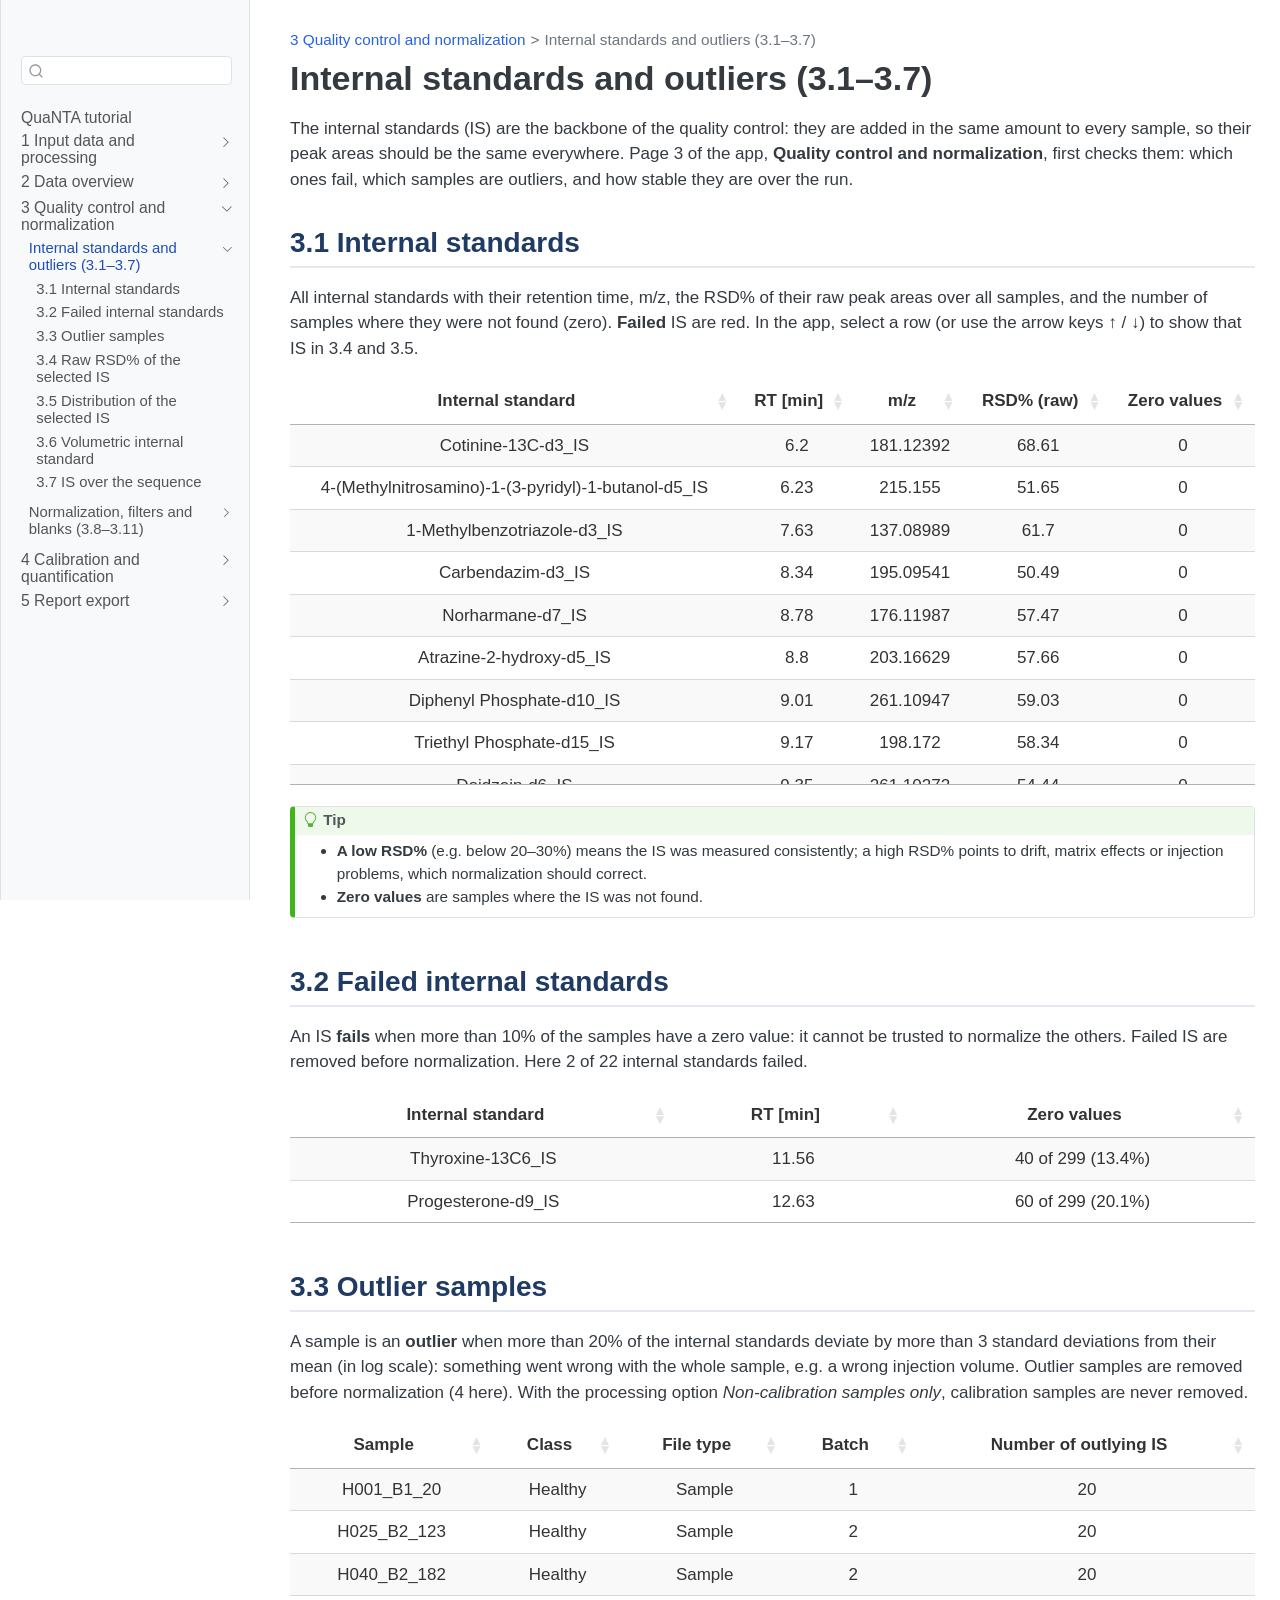
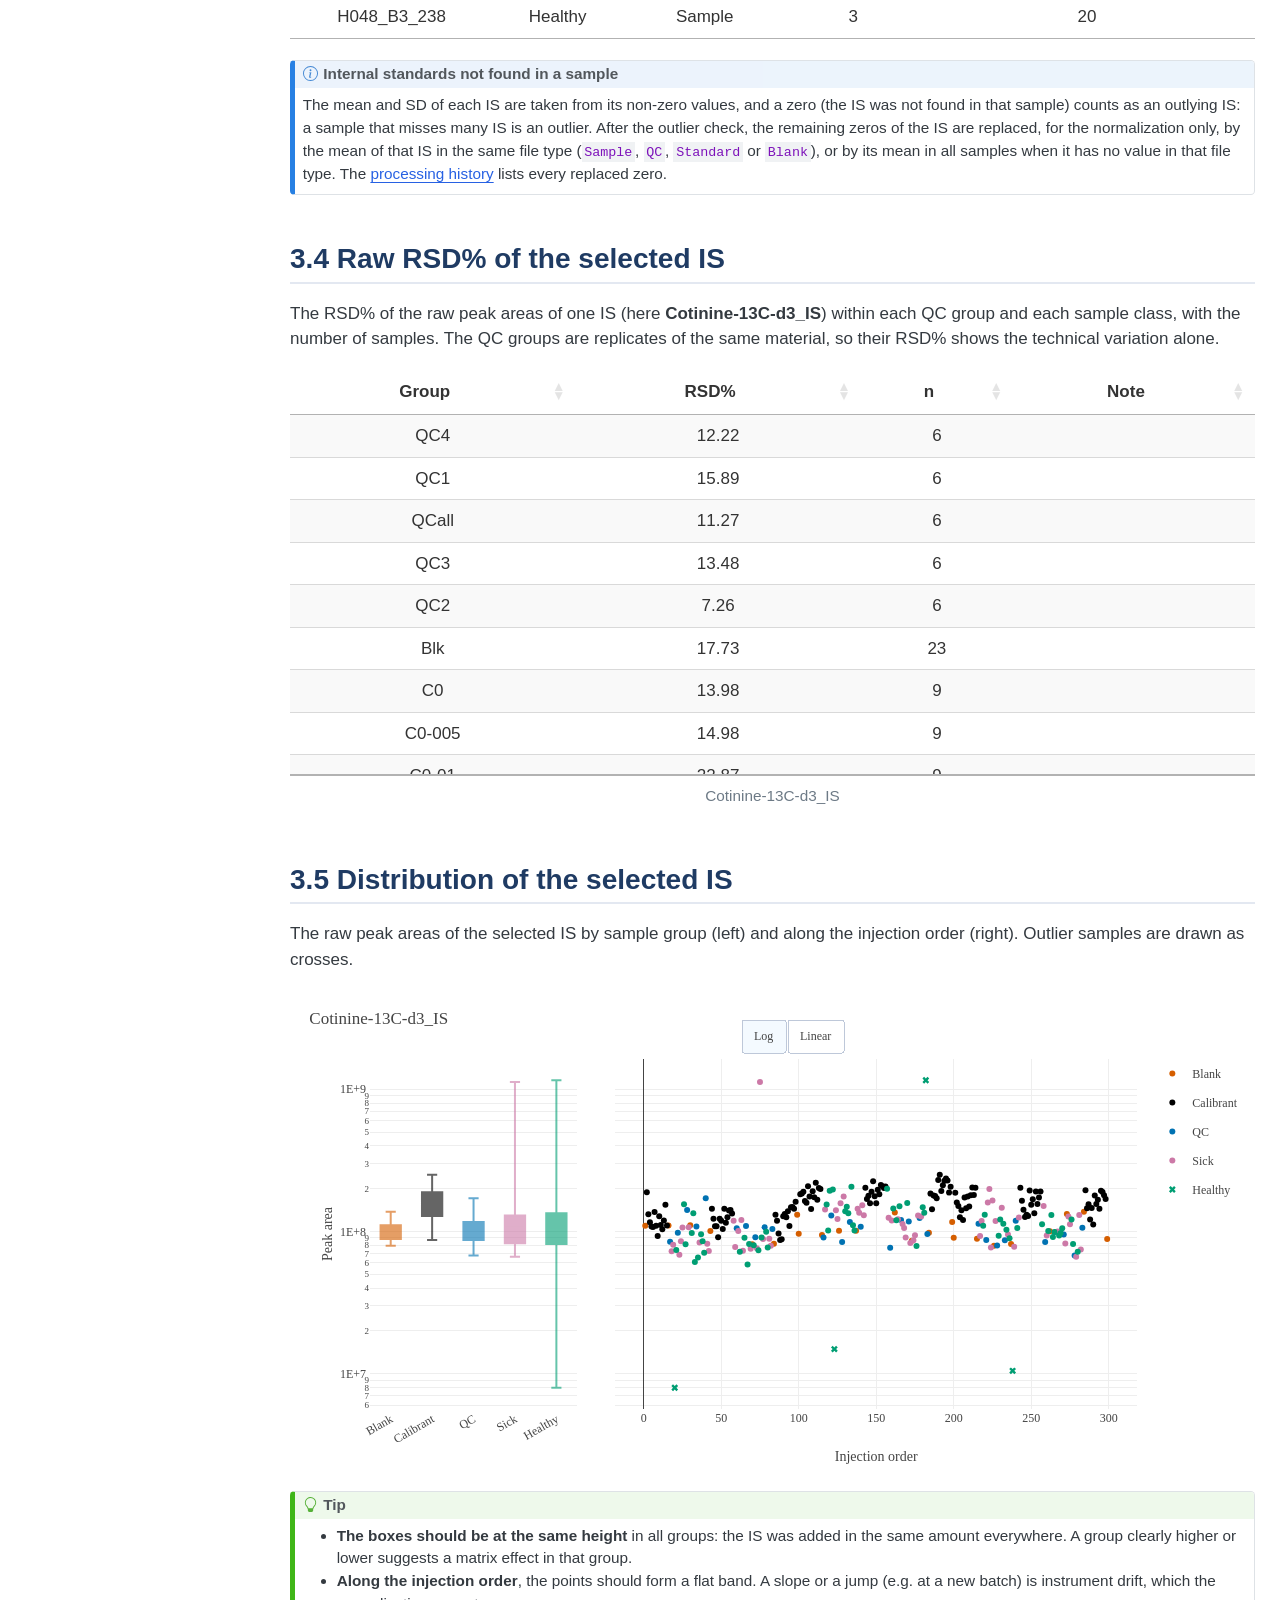
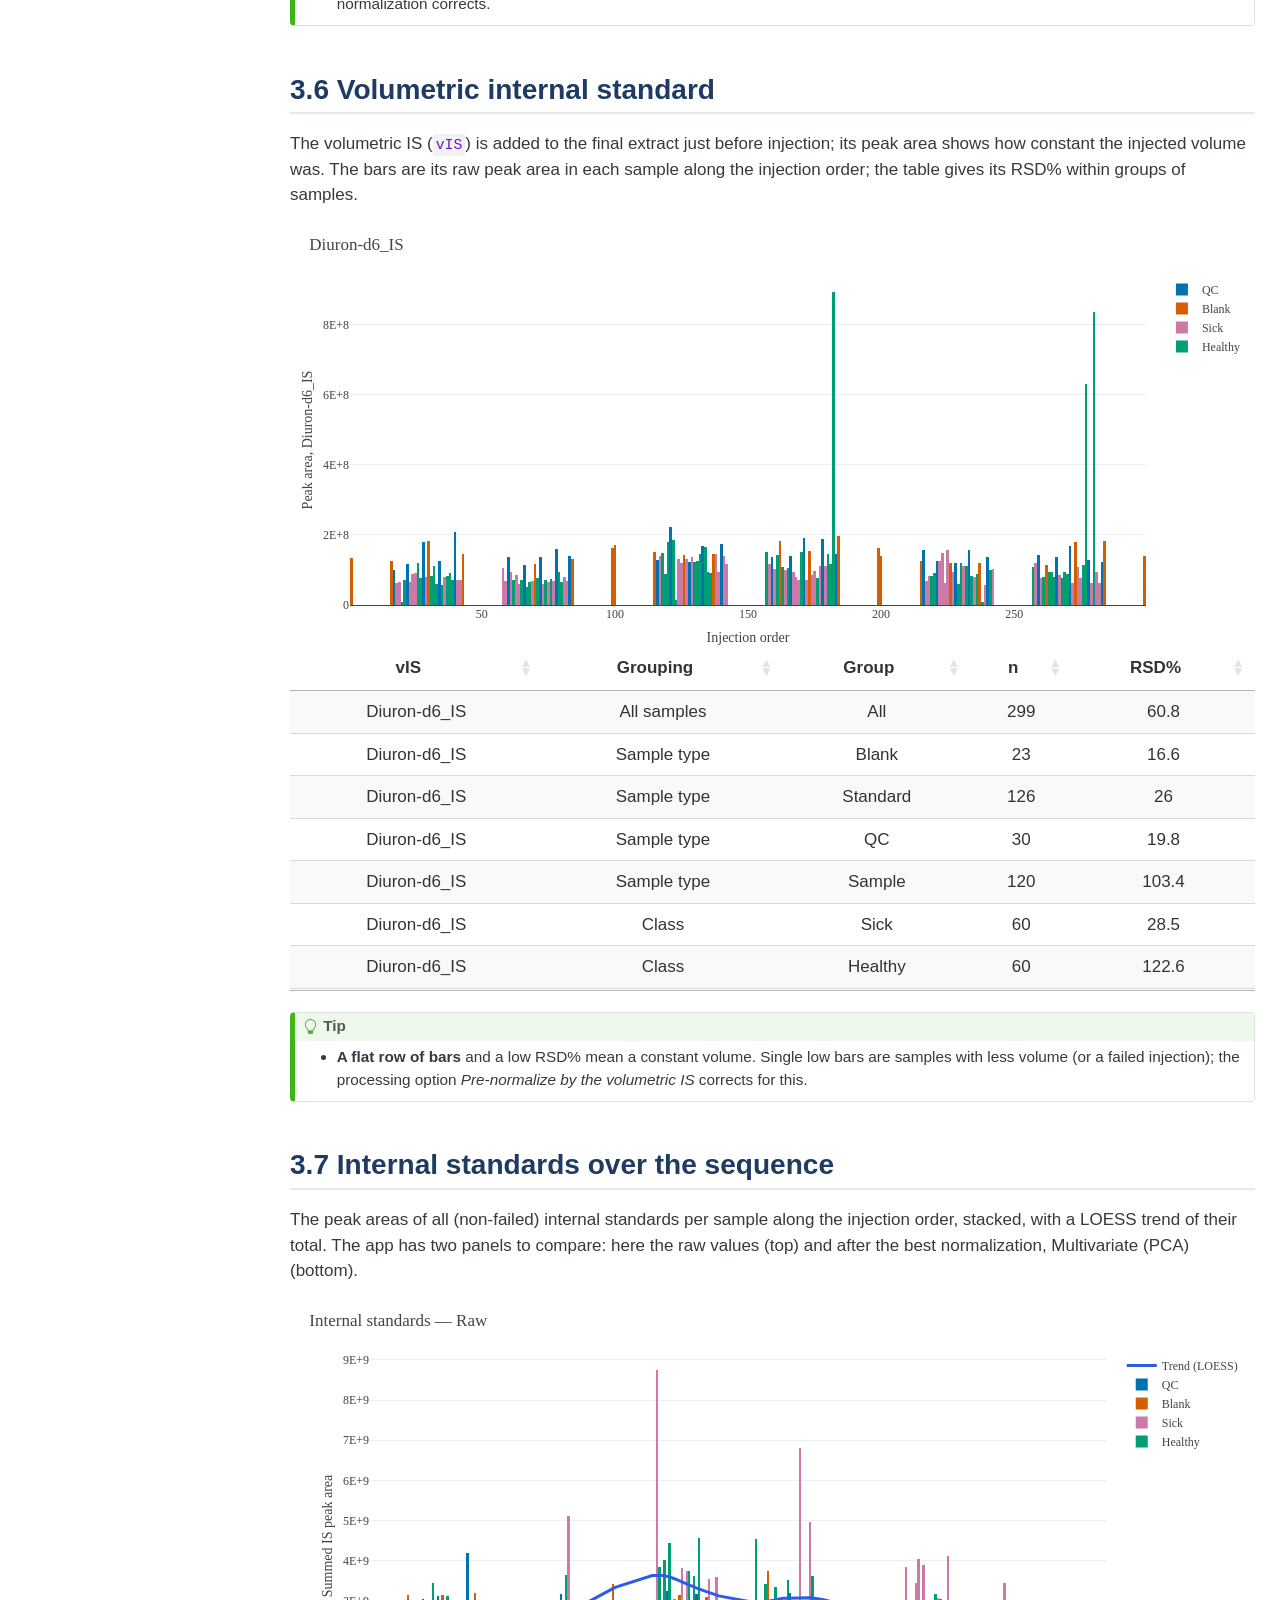
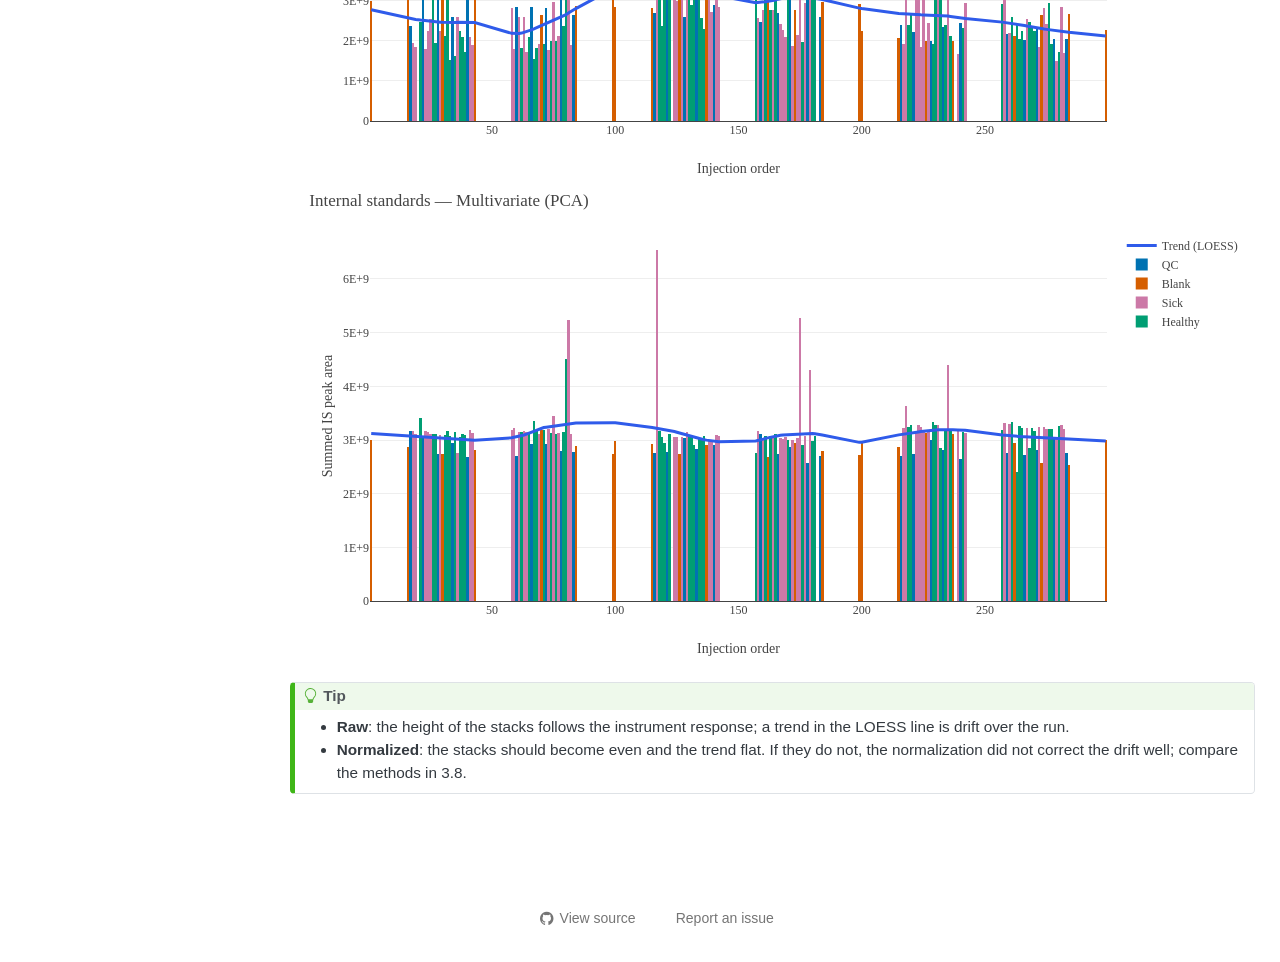
<file: internal-standards.html>
<!DOCTYPE html>
<html xmlns="http://www.w3.org/1999/xhtml" lang="en" xml:lang="en"><head>

<meta charset="utf-8">
<meta name="generator" content="quarto-1.8.25">

<meta name="viewport" content="width=device-width, initial-scale=1.0, user-scalable=yes">


<title>Internal standards and outliers (3.1–3.7) – Introduction</title>
<style>
code{white-space: pre-wrap;}
span.smallcaps{font-variant: small-caps;}
div.columns{display: flex; gap: min(4vw, 1.5em);}
div.column{flex: auto; overflow-x: auto;}
div.hanging-indent{margin-left: 1.5em; text-indent: -1.5em;}
ul.task-list{list-style: none;}
ul.task-list li input[type="checkbox"] {
  width: 0.8em;
  margin: 0 0.8em 0.2em -1em; /* quarto-specific, see https://github.com/quarto-dev/quarto-cli/issues/4556 */ 
  vertical-align: middle;
}
</style>


<script src="site_libs/quarto-nav/quarto-nav.js"></script>
<script src="site_libs/quarto-nav/headroom.min.js"></script>
<script src="site_libs/clipboard/clipboard.min.js"></script>
<script src="site_libs/quarto-search/autocomplete.umd.js"></script>
<script src="site_libs/quarto-search/fuse.min.js"></script>
<script src="site_libs/quarto-search/quarto-search.js"></script>
<meta name="quarto:offset" content="./">
<script src="site_libs/quarto-html/quarto.js" type="module"></script>
<script src="site_libs/quarto-html/tabsets/tabsets.js" type="module"></script>
<script src="site_libs/quarto-html/axe/axe-check.js" type="module"></script>
<script src="site_libs/quarto-html/popper.min.js"></script>
<script src="site_libs/quarto-html/tippy.umd.min.js"></script>
<script src="site_libs/quarto-html/anchor.min.js"></script>
<link href="site_libs/quarto-html/tippy.css" rel="stylesheet">
<link href="site_libs/quarto-html/quarto-syntax-highlighting-7b89279ff1a6dce999919e0e67d4d9ec.css" rel="stylesheet" id="quarto-text-highlighting-styles">
<script src="site_libs/bootstrap/bootstrap.min.js"></script>
<link href="site_libs/bootstrap/bootstrap-icons.css" rel="stylesheet">
<link href="site_libs/bootstrap/bootstrap-c1517bce7df8958a8506402badb32ae7.min.css" rel="stylesheet" append-hash="true" id="quarto-bootstrap" data-mode="light">
<script id="quarto-search-options" type="application/json">{
  "location": "sidebar",
  "copy-button": false,
  "collapse-after": 3,
  "panel-placement": "start",
  "type": "textbox",
  "limit": 50,
  "keyboard-shortcut": [
    "f",
    "/",
    "s"
  ],
  "show-item-context": false,
  "language": {
    "search-no-results-text": "No results",
    "search-matching-documents-text": "matching documents",
    "search-copy-link-title": "Copy link to search",
    "search-hide-matches-text": "Hide additional matches",
    "search-more-match-text": "more match in this document",
    "search-more-matches-text": "more matches in this document",
    "search-clear-button-title": "Clear",
    "search-text-placeholder": "",
    "search-detached-cancel-button-title": "Cancel",
    "search-submit-button-title": "Submit",
    "search-label": "Search"
  }
}</script>
<link href="site_libs/htmltools-fill-0.5.8.1/fill.css" rel="stylesheet">
<script src="site_libs/htmlwidgets-1.6.4/htmlwidgets.js"></script>
<link href="site_libs/datatables-css-0.0.0/datatables-crosstalk.css" rel="stylesheet">
<script src="site_libs/datatables-binding-0.34.0/datatables.js"></script>
<script src="site_libs/jquery-3.6.0/jquery-3.6.0.min.js"></script>
<link href="site_libs/dt-core-1.13.6/css/jquery.dataTables.min.css" rel="stylesheet">
<link href="site_libs/dt-core-1.13.6/css/jquery.dataTables.extra.css" rel="stylesheet">
<script src="site_libs/dt-core-1.13.6/js/jquery.dataTables.min.js"></script>
<link href="site_libs/crosstalk-1.2.2/css/crosstalk.min.css" rel="stylesheet">
<script src="site_libs/crosstalk-1.2.2/js/crosstalk.min.js"></script>
<script src="site_libs/plotly-binding-4.11.0/plotly.js"></script>
<script src="site_libs/typedarray-0.1/typedarray.min.js"></script>
<link href="site_libs/plotly-htmlwidgets-css-2.11.1/plotly-htmlwidgets.css" rel="stylesheet">
<script src="site_libs/plotly-main-2.11.1/plotly-latest.min.js"></script>


<link rel="stylesheet" href="styles.css">
</head>

<body class="nav-sidebar docked fullcontent quarto-light">

<div id="quarto-search-results"></div>
  <header id="quarto-header" class="headroom fixed-top">
  <nav class="quarto-secondary-nav">
    <div class="container-fluid d-flex">
      <button type="button" class="quarto-btn-toggle btn" data-bs-toggle="collapse" role="button" data-bs-target=".quarto-sidebar-collapse-item" aria-controls="quarto-sidebar" aria-expanded="false" aria-label="Toggle sidebar navigation" onclick="if (window.quartoToggleHeadroom) { window.quartoToggleHeadroom(); }">
        <i class="bi bi-layout-text-sidebar-reverse"></i>
      </button>
        <nav class="quarto-page-breadcrumbs" aria-label="breadcrumb"><ol class="breadcrumb"><li class="breadcrumb-item"><a href="./internal-standards.html">3 Quality control and normalization</a></li><li class="breadcrumb-item"><a href="./internal-standards.html">Internal standards and outliers (3.1–3.7)</a></li></ol></nav>
        <a class="flex-grow-1" role="navigation" data-bs-toggle="collapse" data-bs-target=".quarto-sidebar-collapse-item" aria-controls="quarto-sidebar" aria-expanded="false" aria-label="Toggle sidebar navigation" onclick="if (window.quartoToggleHeadroom) { window.quartoToggleHeadroom(); }">      
        </a>
      <button type="button" class="btn quarto-search-button" aria-label="Search" onclick="window.quartoOpenSearch();">
        <i class="bi bi-search"></i>
      </button>
    </div>
  </nav>
</header>
<!-- content -->
<div id="quarto-content" class="quarto-container page-columns page-rows-contents page-layout-article">
<!-- sidebar -->
  <nav id="quarto-sidebar" class="sidebar collapse collapse-horizontal quarto-sidebar-collapse-item sidebar-navigation docked overflow-auto">
    <div class="pt-lg-2 mt-2 text-left sidebar-header">
      <a href="./index.html" class="sidebar-logo-link">
      </a>
      </div>
        <div class="mt-2 flex-shrink-0 align-items-center">
        <div class="sidebar-search">
        <div id="quarto-search" class="" title="Search"></div>
        </div>
        </div>
    <div class="sidebar-menu-container"> 
    <ul class="list-unstyled mt-1">
        <li class="sidebar-item">
  <div class="sidebar-item-container"> 
  <a href="./index.html" class="sidebar-item-text sidebar-link">
 <span class="menu-text">QuaNTA tutorial</span></a>
  </div>
</li>
        <li class="sidebar-item sidebar-item-section">
      <div class="sidebar-item-container"> 
            <a href="./data-and-upload.html" class="sidebar-item-text sidebar-link">
 <span class="menu-text">1 Input data and processing</span></a>
          <a class="sidebar-item-toggle text-start collapsed" data-bs-toggle="collapse" data-bs-target="#quarto-sidebar-section-1" role="navigation" aria-expanded="false" aria-label="Toggle section">
            <i class="bi bi-chevron-right ms-2"></i>
          </a> 
      </div>
      <ul id="quarto-sidebar-section-1" class="collapse list-unstyled sidebar-section depth1 ">  
          <li class="sidebar-item sidebar-item-section">
      <div class="sidebar-item-container"> 
            <a href="./data-and-upload.html#file-structure" class="sidebar-item-text sidebar-link">
 <span class="menu-text">File structure</span></a>
          <a class="sidebar-item-toggle text-start collapsed" data-bs-toggle="collapse" data-bs-target="#quarto-sidebar-section-2" role="navigation" aria-expanded="false" aria-label="Toggle section">
            <i class="bi bi-chevron-right ms-2"></i>
          </a> 
      </div>
      <ul id="quarto-sidebar-section-2" class="collapse list-unstyled sidebar-section depth2 ">  
          <li class="sidebar-item">
  <div class="sidebar-item-container"> 
  <a href="./data-and-upload.html#the-four-sample-rows" class="sidebar-item-text sidebar-link">
 <span class="menu-text">The four sample rows</span></a>
  </div>
</li>
          <li class="sidebar-item">
  <div class="sidebar-item-container"> 
  <a href="./data-and-upload.html#the-feature-columns" class="sidebar-item-text sidebar-link">
 <span class="menu-text">The feature columns</span></a>
  </div>
</li>
          <li class="sidebar-item">
  <div class="sidebar-item-container"> 
  <a href="./data-and-upload.html#naming-conventions" class="sidebar-item-text sidebar-link">
 <span class="menu-text">Naming conventions</span></a>
  </div>
</li>
          <li class="sidebar-item">
  <div class="sidebar-item-container"> 
  <a href="./data-and-upload.html#example-dataset" class="sidebar-item-text sidebar-link">
 <span class="menu-text">Example dataset</span></a>
  </div>
</li>
      </ul>
  </li>
          <li class="sidebar-item">
  <div class="sidebar-item-container"> 
  <a href="./data-and-upload.html#uploading-and-reading" class="sidebar-item-text sidebar-link">
 <span class="menu-text">Uploading and reading</span></a>
  </div>
</li>
          <li class="sidebar-item">
  <div class="sidebar-item-container"> 
  <a href="./data-and-upload.html#processing-settings" class="sidebar-item-text sidebar-link">
 <span class="menu-text">Processing settings</span></a>
  </div>
</li>
      </ul>
  </li>
        <li class="sidebar-item sidebar-item-section">
      <div class="sidebar-item-container"> 
            <a href="./data-overview.html" class="sidebar-item-text sidebar-link">
 <span class="menu-text">2 Data overview</span></a>
          <a class="sidebar-item-toggle text-start collapsed" data-bs-toggle="collapse" data-bs-target="#quarto-sidebar-section-3" role="navigation" aria-expanded="false" aria-label="Toggle section">
            <i class="bi bi-chevron-right ms-2"></i>
          </a> 
      </div>
      <ul id="quarto-sidebar-section-3" class="collapse list-unstyled sidebar-section depth1 ">  
          <li class="sidebar-item">
  <div class="sidebar-item-container"> 
  <a href="./data-overview.html#samples-by-category" class="sidebar-item-text sidebar-link">
 <span class="menu-text">2.1 Samples by category</span></a>
  </div>
</li>
          <li class="sidebar-item">
  <div class="sidebar-item-container"> 
  <a href="./data-overview.html#calibration-levels" class="sidebar-item-text sidebar-link">
 <span class="menu-text">2.2 Calibration levels</span></a>
  </div>
</li>
          <li class="sidebar-item">
  <div class="sidebar-item-container"> 
  <a href="./data-overview.html#classes-of-analytes" class="sidebar-item-text sidebar-link">
 <span class="menu-text">2.3 Classes of analytes</span></a>
  </div>
</li>
          <li class="sidebar-item">
  <div class="sidebar-item-container"> 
  <a href="./data-overview.html#features-by-mz-and-retention-time" class="sidebar-item-text sidebar-link">
 <span class="menu-text">2.4 Features by m/z and RT</span></a>
  </div>
</li>
          <li class="sidebar-item">
  <div class="sidebar-item-container"> 
  <a href="./data-overview.html#distribution-of-mz" class="sidebar-item-text sidebar-link">
 <span class="menu-text">2.5 Distribution of m/z</span></a>
  </div>
</li>
          <li class="sidebar-item">
  <div class="sidebar-item-container"> 
  <a href="./data-overview.html#distribution-of-intensities" class="sidebar-item-text sidebar-link">
 <span class="menu-text">2.6 Distribution of intensities</span></a>
  </div>
</li>
      </ul>
  </li>
        <li class="sidebar-item sidebar-item-section">
      <div class="sidebar-item-container"> 
            <a class="sidebar-item-text sidebar-link text-start" data-bs-toggle="collapse" data-bs-target="#quarto-sidebar-section-4" role="navigation" aria-expanded="true">
 <span class="menu-text">3 Quality control and normalization</span></a>
          <a class="sidebar-item-toggle text-start" data-bs-toggle="collapse" data-bs-target="#quarto-sidebar-section-4" role="navigation" aria-expanded="true" aria-label="Toggle section">
            <i class="bi bi-chevron-right ms-2"></i>
          </a> 
      </div>
      <ul id="quarto-sidebar-section-4" class="collapse list-unstyled sidebar-section depth1 show">  
          <li class="sidebar-item sidebar-item-section">
      <div class="sidebar-item-container"> 
            <a href="./internal-standards.html" class="sidebar-item-text sidebar-link active">
 <span class="menu-text">Internal standards and outliers (3.1–3.7)</span></a>
          <a class="sidebar-item-toggle text-start" data-bs-toggle="collapse" data-bs-target="#quarto-sidebar-section-5" role="navigation" aria-expanded="true" aria-label="Toggle section">
            <i class="bi bi-chevron-right ms-2"></i>
          </a> 
      </div>
      <ul id="quarto-sidebar-section-5" class="collapse list-unstyled sidebar-section depth2 show">  
          <li class="sidebar-item">
  <div class="sidebar-item-container"> 
  <a href="./internal-standards.html#internal-standards" class="sidebar-item-text sidebar-link">
 <span class="menu-text">3.1 Internal standards</span></a>
  </div>
</li>
          <li class="sidebar-item">
  <div class="sidebar-item-container"> 
  <a href="./internal-standards.html#failed-internal-standards" class="sidebar-item-text sidebar-link">
 <span class="menu-text">3.2 Failed internal standards</span></a>
  </div>
</li>
          <li class="sidebar-item">
  <div class="sidebar-item-container"> 
  <a href="./internal-standards.html#outlier-samples" class="sidebar-item-text sidebar-link">
 <span class="menu-text">3.3 Outlier samples</span></a>
  </div>
</li>
          <li class="sidebar-item">
  <div class="sidebar-item-container"> 
  <a href="./internal-standards.html#raw-rsd-of-the-selected-is" class="sidebar-item-text sidebar-link">
 <span class="menu-text">3.4 Raw RSD% of the selected IS</span></a>
  </div>
</li>
          <li class="sidebar-item">
  <div class="sidebar-item-container"> 
  <a href="./internal-standards.html#distribution-of-the-selected-is" class="sidebar-item-text sidebar-link">
 <span class="menu-text">3.5 Distribution of the selected IS</span></a>
  </div>
</li>
          <li class="sidebar-item">
  <div class="sidebar-item-container"> 
  <a href="./internal-standards.html#volumetric-internal-standard" class="sidebar-item-text sidebar-link">
 <span class="menu-text">3.6 Volumetric internal standard</span></a>
  </div>
</li>
          <li class="sidebar-item">
  <div class="sidebar-item-container"> 
  <a href="./internal-standards.html#internal-standards-over-the-sequence" class="sidebar-item-text sidebar-link">
 <span class="menu-text">3.7 IS over the sequence</span></a>
  </div>
</li>
      </ul>
  </li>
          <li class="sidebar-item sidebar-item-section">
      <div class="sidebar-item-container"> 
            <a href="./normalization-and-blanks.html" class="sidebar-item-text sidebar-link">
 <span class="menu-text">Normalization, filters and blanks (3.8–3.11)</span></a>
          <a class="sidebar-item-toggle text-start collapsed" data-bs-toggle="collapse" data-bs-target="#quarto-sidebar-section-6" role="navigation" aria-expanded="false" aria-label="Toggle section">
            <i class="bi bi-chevron-right ms-2"></i>
          </a> 
      </div>
      <ul id="quarto-sidebar-section-6" class="collapse list-unstyled sidebar-section depth2 ">  
          <li class="sidebar-item">
  <div class="sidebar-item-container"> 
  <a href="./normalization-and-blanks.html#comparison-of-normalization-methods" class="sidebar-item-text sidebar-link">
 <span class="menu-text">3.8 Normalization methods</span></a>
  </div>
</li>
          <li class="sidebar-item">
  <div class="sidebar-item-container"> 
  <a href="./normalization-and-blanks.html#rsd-values" class="sidebar-item-text sidebar-link">
 <span class="menu-text">3.9 RSD% values</span></a>
  </div>
</li>
          <li class="sidebar-item">
  <div class="sidebar-item-container"> 
  <a href="./normalization-and-blanks.html#removed-features" class="sidebar-item-text sidebar-link">
 <span class="menu-text">3.10 Removed features</span></a>
  </div>
</li>
          <li class="sidebar-item">
  <div class="sidebar-item-container"> 
  <a href="./normalization-and-blanks.html#blanks-compared-to-samples" class="sidebar-item-text sidebar-link">
 <span class="menu-text">3.11 Blanks compared to samples</span></a>
  </div>
</li>
      </ul>
  </li>
      </ul>
  </li>
        <li class="sidebar-item sidebar-item-section">
      <div class="sidebar-item-container"> 
            <a class="sidebar-item-text sidebar-link text-start collapsed" data-bs-toggle="collapse" data-bs-target="#quarto-sidebar-section-7" role="navigation" aria-expanded="false">
 <span class="menu-text">4 Calibration and quantification</span></a>
          <a class="sidebar-item-toggle text-start collapsed" data-bs-toggle="collapse" data-bs-target="#quarto-sidebar-section-7" role="navigation" aria-expanded="false" aria-label="Toggle section">
            <i class="bi bi-chevron-right ms-2"></i>
          </a> 
      </div>
      <ul id="quarto-sidebar-section-7" class="collapse list-unstyled sidebar-section depth1 ">  
          <li class="sidebar-item sidebar-item-section">
      <div class="sidebar-item-container"> 
            <a href="./calibration-limits.html" class="sidebar-item-text sidebar-link">
 <span class="menu-text">Calibration limits (4.1–4.3)</span></a>
          <a class="sidebar-item-toggle text-start collapsed" data-bs-toggle="collapse" data-bs-target="#quarto-sidebar-section-8" role="navigation" aria-expanded="false" aria-label="Toggle section">
            <i class="bi bi-chevron-right ms-2"></i>
          </a> 
      </div>
      <ul id="quarto-sidebar-section-8" class="collapse list-unstyled sidebar-section depth2 ">  
          <li class="sidebar-item">
  <div class="sidebar-item-container"> 
  <a href="./calibration-limits.html#calibration-curve-samples" class="sidebar-item-text sidebar-link">
 <span class="menu-text">4.1 Calibration curve samples</span></a>
  </div>
</li>
          <li class="sidebar-item">
  <div class="sidebar-item-container"> 
  <a href="./calibration-limits.html#calibration-curve-limits" class="sidebar-item-text sidebar-link">
 <span class="menu-text">4.2 Calibration curve limits</span></a>
  </div>
</li>
          <li class="sidebar-item">
  <div class="sidebar-item-container"> 
  <a href="./calibration-limits.html#chemicals-with-concentrations" class="sidebar-item-text sidebar-link">
 <span class="menu-text">4.3 Chemicals with concentrations</span></a>
  </div>
</li>
      </ul>
  </li>
          <li class="sidebar-item">
  <div class="sidebar-item-container"> 
  <a href="./calibration-curves.html" class="sidebar-item-text sidebar-link">
 <span class="menu-text">4.4 Calibration curves per chemical</span></a>
  </div>
</li>
          <li class="sidebar-item sidebar-item-section">
      <div class="sidebar-item-container"> 
            <a href="./concentrations.html" class="sidebar-item-text sidebar-link">
 <span class="menu-text">Concentrations (4.5 and 4.6)</span></a>
          <a class="sidebar-item-toggle text-start collapsed" data-bs-toggle="collapse" data-bs-target="#quarto-sidebar-section-9" role="navigation" aria-expanded="false" aria-label="Toggle section">
            <i class="bi bi-chevron-right ms-2"></i>
          </a> 
      </div>
      <ul id="quarto-sidebar-section-9" class="collapse list-unstyled sidebar-section depth2 ">  
          <li class="sidebar-item">
  <div class="sidebar-item-container"> 
  <a href="./concentrations.html#concentration-per-class" class="sidebar-item-text sidebar-link">
 <span class="menu-text">4.5 Concentration per class</span></a>
  </div>
</li>
          <li class="sidebar-item">
  <div class="sidebar-item-container"> 
  <a href="./concentrations.html#qc-samples" class="sidebar-item-text sidebar-link">
 <span class="menu-text">4.6 QC samples</span></a>
  </div>
</li>
      </ul>
  </li>
      </ul>
  </li>
        <li class="sidebar-item sidebar-item-section">
      <div class="sidebar-item-container"> 
            <a class="sidebar-item-text sidebar-link text-start collapsed" data-bs-toggle="collapse" data-bs-target="#quarto-sidebar-section-10" role="navigation" aria-expanded="false">
 <span class="menu-text">5 Report export</span></a>
          <a class="sidebar-item-toggle text-start collapsed" data-bs-toggle="collapse" data-bs-target="#quarto-sidebar-section-10" role="navigation" aria-expanded="false" aria-label="Toggle section">
            <i class="bi bi-chevron-right ms-2"></i>
          </a> 
      </div>
      <ul id="quarto-sidebar-section-10" class="collapse list-unstyled sidebar-section depth1 ">  
          <li class="sidebar-item sidebar-item-section">
      <div class="sidebar-item-container"> 
            <a href="./reports-and-exports.html" class="sidebar-item-text sidebar-link">
 <span class="menu-text">Reports and exported tables</span></a>
          <a class="sidebar-item-toggle text-start collapsed" data-bs-toggle="collapse" data-bs-target="#quarto-sidebar-section-11" role="navigation" aria-expanded="false" aria-label="Toggle section">
            <i class="bi bi-chevron-right ms-2"></i>
          </a> 
      </div>
      <ul id="quarto-sidebar-section-11" class="collapse list-unstyled sidebar-section depth2 ">  
          <li class="sidebar-item">
  <div class="sidebar-item-container"> 
  <a href="./reports-and-exports.html#final-normalization-method" class="sidebar-item-text sidebar-link">
 <span class="menu-text">Final normalization method</span></a>
  </div>
</li>
          <li class="sidebar-item">
  <div class="sidebar-item-container"> 
  <a href="./reports-and-exports.html#reports" class="sidebar-item-text sidebar-link">
 <span class="menu-text">Reports</span></a>
  </div>
</li>
          <li class="sidebar-item">
  <div class="sidebar-item-container"> 
  <a href="./reports-and-exports.html#exported-tables" class="sidebar-item-text sidebar-link">
 <span class="menu-text">Exported tables</span></a>
  </div>
</li>
          <li class="sidebar-item">
  <div class="sidebar-item-container"> 
  <a href="./reports-and-exports.html#processing-history" class="sidebar-item-text sidebar-link">
 <span class="menu-text">Processing history</span></a>
  </div>
</li>
      </ul>
  </li>
      </ul>
  </li>
    </ul>
    </div>
</nav>
<div id="quarto-sidebar-glass" class="quarto-sidebar-collapse-item" data-bs-toggle="collapse" data-bs-target=".quarto-sidebar-collapse-item"></div>
<!-- margin-sidebar -->
    
<!-- main -->
<main class="content" id="quarto-document-content">

<header id="title-block-header" class="quarto-title-block default"><nav class="quarto-page-breadcrumbs quarto-title-breadcrumbs d-none d-lg-block" aria-label="breadcrumb"><ol class="breadcrumb"><li class="breadcrumb-item"><a href="./internal-standards.html">3 Quality control and normalization</a></li><li class="breadcrumb-item"><a href="./internal-standards.html">Internal standards and outliers (3.1–3.7)</a></li></ol></nav>
<div class="quarto-title">
<h1 class="title">Internal standards and outliers (3.1–3.7)</h1>
</div>



<div class="quarto-title-meta">

    
  
    
  </div>
  


</header>


<p>The internal standards (IS) are the backbone of the quality control: they are added in the same amount to every sample, so their peak areas should be the same everywhere. Page 3 of the app, <strong>Quality control and normalization</strong>, first checks them: which ones fail, which samples are outliers, and how stable they are over the run.</p>
<section id="internal-standards" class="level2">
<h2 class="anchored" data-anchor-id="internal-standards">3.1 Internal standards</h2>
<p>All internal standards with their retention time, m/z, the RSD% of their raw peak areas over all samples, and the number of samples where they were not found (zero). <strong>Failed</strong> IS are red. In the app, select a row (or use the arrow keys ↑ / ↓) to show that IS in 3.4 and 3.5.</p>
<div class="cell">
<div class="cell-output-display">
<div class="datatables html-widget html-fill-item" id="htmlwidget-154b6638cafda4c6c1c0" style="width:100%;height:auto;"></div>
<script type="application/json" data-for="htmlwidget-154b6638cafda4c6c1c0">{"x":{"filter":"none","vertical":false,"data":[["Cotinine-13C-d3_IS","4-(Methylnitrosamino)-1-(3-pyridyl)-1-butanol-d5_IS","1-Methylbenzotriazole-d3_IS","Carbendazim-d3_IS","Norharmane-d7_IS","Atrazine-2-hydroxy-d5_IS","Diphenyl Phosphate-d10_IS","Triethyl Phosphate-d15_IS","Daidzein-d6_IS","Enterolactone-13C3_IS","Carbamazepine-d10_IS","Atrazine-d5_IS","DEET-d10_IS","Diethyl Phthalate-d4_IS","Diclofenac-d4_IS","Thyroxine-13C6_IS","Testosterone-d3_IS","Oxybenzone-d3_IS","Progesterone-d9_IS","Triphenyl phosphate-d15_IS","Tributyl phosphate-d27_IS","Dibutyl Phthalate-d4_IS"],[6.2,6.23,7.63,8.34,8.779999999999999,8.800000000000001,9.01,9.17,9.35,9.859999999999999,10.28,10.81,10.93,11.05,11.43,11.56,11.77,12.38,12.63,12.7,13.18,13.27],[181.12392,215.155,137.08989,195.09541,176.11987,203.16629,261.10947,198.172,261.10272,302.13763,247.16504,221.13232,202.201,227.1217,300.04904,783.71313,292.23492,232.10477,324.28799,342.172,294.34146,283.18396],[68.61,51.65,61.7,50.49,57.47,57.66,59.03,58.34,54.44,56.43,90.45,66.54000000000001,62.54,54.73,55.66,93.3,53.72,47.67,110.92,53.32,82.08,58.63],[0,0,0,0,0,0,0,0,0,0,0,0,0,0,0,40,0,0,60,0,0,0]],"container":"<table class=\"display\">\n  <thead>\n    <tr>\n      <th>Internal standard<\/th>\n      <th>RT [min]<\/th>\n      <th>m/z<\/th>\n      <th>RSD% (raw)<\/th>\n      <th>Zero values<\/th>\n    <\/tr>\n  <\/thead>\n<\/table>","options":{"dom":"t","paging":false,"scrollX":true,"scrollY":"360px","scrollCollapse":true,"columnDefs":[{"className":"dt-center","targets":"_all"},{"name":"Internal standard","targets":0},{"name":"RT [min]","targets":1},{"name":"m/z","targets":2},{"name":"RSD% (raw)","targets":3},{"name":"Zero values","targets":4}],"order":[],"autoWidth":false,"orderClasses":false,"rowCallback":"function(row, data, displayNum, displayIndex, dataIndex) {\nvar value=data[0]; $(row).css({'background-color':$.inArray(dataIndex + 1, [16]) >= 0 ? \"#F8D0D0\" : $.inArray(dataIndex + 1, [19]) >= 0 ? \"#F8D0D0\" : null});\nvar value=data[1]; $(row).css({'background-color':$.inArray(dataIndex + 1, [16]) >= 0 ? \"#F8D0D0\" : $.inArray(dataIndex + 1, [19]) >= 0 ? \"#F8D0D0\" : null});\nvar value=data[2]; $(row).css({'background-color':$.inArray(dataIndex + 1, [16]) >= 0 ? \"#F8D0D0\" : $.inArray(dataIndex + 1, [19]) >= 0 ? \"#F8D0D0\" : null});\nvar value=data[3]; $(row).css({'background-color':$.inArray(dataIndex + 1, [16]) >= 0 ? \"#F8D0D0\" : $.inArray(dataIndex + 1, [19]) >= 0 ? \"#F8D0D0\" : null});\nvar value=data[4]; $(row).css({'background-color':$.inArray(dataIndex + 1, [16]) >= 0 ? \"#F8D0D0\" : $.inArray(dataIndex + 1, [19]) >= 0 ? \"#F8D0D0\" : null});\n}"}},"evals":["options.rowCallback"],"jsHooks":[]}</script>
</div>
</div>
<div class="callout callout-style-default callout-tip callout-titled">
<div class="callout-header d-flex align-content-center">
<div class="callout-icon-container">
<i class="callout-icon"></i>
</div>
<div class="callout-title-container flex-fill">
Tip
</div>
</div>
<div class="callout-body-container callout-body">
<ul>
<li><strong>A low RSD%</strong> (e.g.&nbsp;below 20–30%) means the IS was measured consistently; a high RSD% points to drift, matrix effects or injection problems, which normalization should correct.</li>
<li><strong>Zero values</strong> are samples where the IS was not found.</li>
</ul>
</div>
</div>
</section>
<section id="failed-internal-standards" class="level2">
<h2 class="anchored" data-anchor-id="failed-internal-standards">3.2 Failed internal standards</h2>
<p>An IS <strong>fails</strong> when more than 10% of the samples have a zero value: it cannot be trusted to normalize the others. Failed IS are removed before normalization. Here 2 of 22 internal standards failed.</p>
<div class="cell">
<div class="cell-output-display">
<div class="datatables html-widget html-fill-item" id="htmlwidget-917f0ce38d09b2bfcb2d" style="width:100%;height:auto;"></div>
<script type="application/json" data-for="htmlwidget-917f0ce38d09b2bfcb2d">{"x":{"filter":"none","vertical":false,"data":[["Thyroxine-13C6_IS","Progesterone-d9_IS"],[11.56,12.63],["40 of 299 (13.4%)","60 of 299 (20.1%)"]],"container":"<table class=\"display\">\n  <thead>\n    <tr>\n      <th>Internal standard<\/th>\n      <th>RT [min]<\/th>\n      <th>Zero values<\/th>\n    <\/tr>\n  <\/thead>\n<\/table>","options":{"dom":"t","paging":false,"scrollX":true,"scrollY":"360px","scrollCollapse":true,"columnDefs":[{"className":"dt-center","targets":"_all"},{"name":"Internal standard","targets":0},{"name":"RT [min]","targets":1},{"name":"Zero values","targets":2}],"order":[],"autoWidth":false,"orderClasses":false}},"evals":[],"jsHooks":[]}</script>
</div>
</div>
</section>
<section id="outlier-samples" class="level2">
<h2 class="anchored" data-anchor-id="outlier-samples">3.3 Outlier samples</h2>
<p>A sample is an <strong>outlier</strong> when more than 20% of the internal standards deviate by more than 3 standard deviations from their mean (in log scale): something went wrong with the whole sample, e.g.&nbsp;a wrong injection volume. Outlier samples are removed before normalization (4 here). With the processing option <em>Non-calibration samples only</em>, calibration samples are never removed.</p>
<div class="cell">
<div class="cell-output-display">
<div class="datatables html-widget html-fill-item" id="htmlwidget-6b1e0bc66f73cabcd56c" style="width:100%;height:auto;"></div>
<script type="application/json" data-for="htmlwidget-6b1e0bc66f73cabcd56c">{"x":{"filter":"none","vertical":false,"data":[["H001_B1_20","H025_B2_123","H040_B2_182","H048_B3_238"],["Healthy","Healthy","Healthy","Healthy"],["Sample","Sample","Sample","Sample"],[1,2,2,3],[20,20,20,20]],"container":"<table class=\"display\">\n  <thead>\n    <tr>\n      <th>Sample<\/th>\n      <th>Class<\/th>\n      <th>File type<\/th>\n      <th>Batch<\/th>\n      <th>Number of outlying IS<\/th>\n    <\/tr>\n  <\/thead>\n<\/table>","options":{"dom":"t","paging":false,"scrollX":true,"scrollY":"360px","scrollCollapse":true,"columnDefs":[{"className":"dt-center","targets":"_all"},{"name":"Sample","targets":0},{"name":"Class","targets":1},{"name":"File type","targets":2},{"name":"Batch","targets":3},{"name":"Number of outlying IS","targets":4}],"order":[],"autoWidth":false,"orderClasses":false}},"evals":[],"jsHooks":[]}</script>
</div>
</div>
<div class="callout callout-style-default callout-note callout-titled">
<div class="callout-header d-flex align-content-center">
<div class="callout-icon-container">
<i class="callout-icon"></i>
</div>
<div class="callout-title-container flex-fill">
<span class="screen-reader-only">Note</span>Internal standards not found in a sample
</div>
</div>
<div class="callout-body-container callout-body">
<p>The mean and SD of each IS are taken from its non-zero values, and a zero (the IS was not found in that sample) counts as an outlying IS: a sample that misses many IS is an outlier. After the outlier check, the remaining zeros of the IS are replaced, for the normalization only, by the mean of that IS in the same file type (<code>Sample</code>, <code>QC</code>, <code>Standard</code> or <code>Blank</code>), or by its mean in all samples when it has no value in that file type. The <a href="./reports-and-exports.html#processing-history">processing history</a> lists every replaced zero.</p>
</div>
</div>
</section>
<section id="raw-rsd-of-the-selected-is" class="level2">
<h2 class="anchored" data-anchor-id="raw-rsd-of-the-selected-is">3.4 Raw RSD% of the selected IS</h2>
<p>The RSD% of the raw peak areas of one IS (here <strong>Cotinine-13C-d3_IS</strong>) within each QC group and each sample class, with the number of samples. The QC groups are replicates of the same material, so their RSD% shows the technical variation alone.</p>
<div class="cell">
<div class="cell-output-display">
<div class="datatables html-widget html-fill-item" id="htmlwidget-c829997f84d4c0563e9c" style="width:100%;height:auto;"></div>
<script type="application/json" data-for="htmlwidget-c829997f84d4c0563e9c">{"x":{"filter":"none","vertical":false,"caption":"<caption>Cotinine-13C-d3_IS<\/caption>","data":[["QC4","QC1","QCall","QC3","QC2","Blk","C0","C0-005","C0-01","C0-02","C0-05","C0-1","C0-2","C0-5","C1","C2","C5","C10","C20","C50","Sick","Healthy"],[12.22,15.89,11.27,13.48,7.26,17.73,13.98,14.98,22.87,22.77,25.89,31.26,25.63,21.38,16.59,26.19,24.92,20.74,13.1,19.84,106.31,114.51],[6,6,6,6,6,23,9,9,9,9,9,9,9,9,9,9,9,9,9,9,60,60],["","","","","","","","","","","","","","","","","","","","","",""]],"container":"<table class=\"display\">\n  <thead>\n    <tr>\n      <th>Group<\/th>\n      <th>RSD%<\/th>\n      <th>n<\/th>\n      <th>Note<\/th>\n    <\/tr>\n  <\/thead>\n<\/table>","options":{"dom":"t","paging":false,"scrollX":true,"scrollY":"360px","scrollCollapse":true,"columnDefs":[{"className":"dt-center","targets":"_all"},{"name":"Group","targets":0},{"name":"RSD%","targets":1},{"name":"n","targets":2},{"name":"Note","targets":3}],"order":[],"autoWidth":false,"orderClasses":false}},"evals":[],"jsHooks":[]}</script>
</div>
</div>
</section>
<section id="distribution-of-the-selected-is" class="level2">
<h2 class="anchored" data-anchor-id="distribution-of-the-selected-is">3.5 Distribution of the selected IS</h2>
<p>The raw peak areas of the selected IS by sample group (left) and along the injection order (right). Outlier samples are drawn as crosses.</p>
<div class="cell">
<div class="cell-output-display">
<div id="htmlwidget-256106313c1530a40bd4" style="width:100%;height:464px;" class="plotly html-widget"></div>
<script type="application/json" data-for="htmlwidget-256106313c1530a40bd4">{"x":{"visdat":{"5ea825762b5c":["function () ","plotlyVisDat"]},"cur_data":"5ea825762b5c","attrs":{"5ea825762b5c":{"alpha_stroke":1,"sizes":[10,100],"spans":[1,20],"type":"box","y":[109641741,110255047,110476739,100620188,81328661,81947513,131097550,96443149,94434416,101239943,101303373,135806432,86005414,97901530,116551193,90141362,88640717,79379058,81483889,100207125,132650016,137602281,88363506],"name":"Blank","legendgroup":"Blank","marker":{"color":"#D55E00"},"line":{"color":"#D55E00"},"fillcolor":"#D55E00","opacity":0.59999999999999998,"boxpoints":false,"showlegend":false,"hoverinfo":"y","xaxis":"x","yaxis":"y","inherit":true},"5ea825762b5c.1":{"alpha_stroke":1,"sizes":[10,100],"spans":[1,20],"type":"scatter","mode":"markers","x":[1,16,30,43,70,84,99,100,115,126,137,162,173,184,199,200,215,226,237,262,273,284,299],"y":[109641741,110255047,110476739,100620188,81328661,81947513,131097550,96443149,94434416,101239943,101303373,135806432,86005414,97901530,116551193,90141362,88640717,79379058,81483889,100207125,132650016,137602281,88363506],"name":"Blank","legendgroup":"Blank","text":["<b>PROCBLK3_B1_1<\/b><br>Blk · batch 1 · inj. 1<br>peak area 1.096E+08","<b>PROCBLK3_B1_16<\/b><br>Blk · batch 1 · inj. 16<br>peak area 1.103E+08","<b>PROCBLK1_B1_30<\/b><br>Blk · batch 1 · inj. 30<br>peak area 1.105E+08","<b>PROCBLK2_B1_43<\/b><br>Blk · batch 1 · inj. 43<br>peak area 1.006E+08","<b>PROCBLK4_B1_70<\/b><br>Blk · batch 1 · inj. 70<br>peak area 8.133E+07","<b>PROCBLK4_B1_84<\/b><br>Blk · batch 1 · inj. 84<br>peak area 8.195E+07","<b>PROCBLK2_B1_99<\/b><br>Blk · batch 1 · inj. 99<br>peak area 1.311E+08","<b>PROCBLK4_B2_100<\/b><br>Blk · batch 2 · inj. 100<br>peak area 9.644E+07","<b>PROCBLK3_B2_115<\/b><br>Blk · batch 2 · inj. 115<br>peak area 9.443E+07","<b>PROCBLK2_B2_126<\/b><br>Blk · batch 2 · inj. 126<br>peak area 1.012E+08","<b>PROCBLK4_B2_137<\/b><br>Blk · batch 2 · inj. 137<br>peak area 1.013E+08","<b>PROCBLK1_B2_162<\/b><br>Blk · batch 2 · inj. 162<br>peak area 1.358E+08","<b>PROCBLK3_B2_173<\/b><br>Blk · batch 2 · inj. 173<br>peak area 8.601E+07","<b>PROCBLK2_B2_184<\/b><br>Blk · batch 2 · inj. 184<br>peak area 9.790E+07","<b>PROCBLK1_B2_199<\/b><br>Blk · batch 2 · inj. 199<br>peak area 1.166E+08","<b>PROCBLK3_B3_200<\/b><br>Blk · batch 3 · inj. 200<br>peak area 9.014E+07","<b>PROCBLK2_B3_215<\/b><br>Blk · batch 3 · inj. 215<br>peak area 8.864E+07","<b>PROCBLK4_B3_226<\/b><br>Blk · batch 3 · inj. 226<br>peak area 7.938E+07","<b>PROCBLK4_B3_237<\/b><br>Blk · batch 3 · inj. 237<br>peak area 8.148E+07","<b>PROCBLK2_B3_262<\/b><br>Blk · batch 3 · inj. 262<br>peak area 1.002E+08","<b>PROCBLK1_B3_273<\/b><br>Blk · batch 3 · inj. 273<br>peak area 1.327E+08","<b>PROCBLK1_B3_284<\/b><br>Blk · batch 3 · inj. 284<br>peak area 1.376E+08","<b>PROCBLK3_B3_299<\/b><br>Blk · batch 3 · inj. 299<br>peak area 8.836E+07"],"hoverinfo":"text","marker":{"color":"#D55E00","size":6,"symbol":["circle","circle","circle","circle","circle","circle","circle","circle","circle","circle","circle","circle","circle","circle","circle","circle","circle","circle","circle","circle","circle","circle","circle"]},"xaxis":"x2","yaxis":"y","inherit":true},"5ea825762b5c.2":{"alpha_stroke":1,"sizes":[10,100],"spans":[1,20],"type":"box","y":[188733694,131997666,115898632,108475245,107627162,137029181,109621475,92877652,127820014,110778209,103632946,119250923,154170622,110195174,144475512,122593095,108592549,108682270,91174576,123021976,118686507,103974281,144674446,115217123,125629826,140335552,141702600,133602193,131074163,118908027,96712753,86991680,88164043,127992781,132874614,125939363,138525862,109334529,147971767,148716502,144118247,161953061,182453981,184791241,190167571,163994102,159255915,208266980,176011378,143807932,191527455,173989164,219737953,167103509,201855355,198997074,202532732,169350450,178466264,157990729,190052860,225376752,176898065,158096128,196154435,182885010,212420535,208234209,202028253,207235915,184648582,143188707,179195717,177837287,170853003,229972856,250147752,192815587,211215202,227217431,236130096,227932524,187563189,206079636,186998314,159747613,150862423,126062603,140827296,120160481,173043050,145756099,176393321,150001213,179534630,203809589,180320747,202921711,202869703,164238957,141993833,126338867,130891791,128309312,194401531,154199647,168557187,134014232,191152326,155832219,173075783,190696877,194890744,145373966,155168435,121095774,146107008,111869224,178701460,156113528,167354623,144332390,193495602,189175119,179451924,169421150],"name":"Calibrant","legendgroup":"Calibrant","marker":{"color":"#000000"},"line":{"color":"#000000"},"fillcolor":"#000000","opacity":0.59999999999999998,"boxpoints":false,"showlegend":false,"hoverinfo":"y","xaxis":"x","yaxis":"y","inherit":true},"5ea825762b5c.3":{"alpha_stroke":1,"sizes":[10,100],"spans":[1,20],"type":"scatter","mode":"markers","x":[2,3,4,5,6,7,8,9,10,11,12,13,14,15,44,45,46,47,48,49,50,51,52,53,54,55,56,57,85,86,87,88,89,90,91,92,93,94,95,96,97,98,101,102,103,104,105,106,107,108,109,110,111,112,113,114,143,144,145,146,147,148,149,150,151,152,153,154,155,156,185,186,187,188,189,190,191,192,193,194,195,196,197,198,201,202,203,204,205,206,207,208,209,210,211,212,213,214,243,244,245,246,247,248,249,250,251,252,253,254,255,256,285,286,287,288,289,290,291,292,293,294,295,296,297,298],"y":[188733694,131997666,115898632,108475245,107627162,137029181,109621475,92877652,127820014,110778209,103632946,119250923,154170622,110195174,144475512,122593095,108592549,108682270,91174576,123021976,118686507,103974281,144674446,115217123,125629826,140335552,141702600,133602193,131074163,118908027,96712753,86991680,88164043,127992781,132874614,125939363,138525862,109334529,147971767,148716502,144118247,161953061,182453981,184791241,190167571,163994102,159255915,208266980,176011378,143807932,191527455,173989164,219737953,167103509,201855355,198997074,202532732,169350450,178466264,157990729,190052860,225376752,176898065,158096128,196154435,182885010,212420535,208234209,202028253,207235915,184648582,143188707,179195717,177837287,170853003,229972856,250147752,192815587,211215202,227217431,236130096,227932524,187563189,206079636,186998314,159747613,150862423,126062603,140827296,120160481,173043050,145756099,176393321,150001213,179534630,203809589,180320747,202921711,202869703,164238957,141993833,126338867,130891791,128309312,194401531,154199647,168557187,134014232,191152326,155832219,173075783,190696877,194890744,145373966,155168435,121095774,146107008,111869224,178701460,156113528,167354623,144332390,193495602,189175119,179451924,169421150],"name":"Calibrant","legendgroup":"Calibrant","text":["<b>Cal0_E_B1_2<\/b><br>C0 · batch 1 · inj. 2<br>peak area 1.887E+08","<b>Cal0-005_E_B1_3<\/b><br>C0-005 · batch 1 · inj. 3<br>peak area 1.320E+08","<b>Cal0-01_E_B1_4<\/b><br>C0-01 · batch 1 · inj. 4<br>peak area 1.159E+08","<b>Cal0-02_E_B1_5<\/b><br>C0-02 · batch 1 · inj. 5<br>peak area 1.085E+08","<b>Cal0-05_E_B1_6<\/b><br>C0-05 · batch 1 · inj. 6<br>peak area 1.076E+08","<b>Cal0-1_E_B1_7<\/b><br>C0-1 · batch 1 · inj. 7<br>peak area 1.370E+08","<b>Cal0-2_E_B1_8<\/b><br>C0-2 · batch 1 · inj. 8<br>peak area 1.096E+08","<b>Cal0-5_E_B1_9<\/b><br>C0-5 · batch 1 · inj. 9<br>peak area 9.288E+07","<b>Cal1_E_B1_10<\/b><br>C1 · batch 1 · inj. 10<br>peak area 1.278E+08","<b>Cal2_E_B1_11<\/b><br>C2 · batch 1 · inj. 11<br>peak area 1.108E+08","<b>Cal5_E_B1_12<\/b><br>C5 · batch 1 · inj. 12<br>peak area 1.036E+08","<b>Cal10_E_B1_13<\/b><br>C10 · batch 1 · inj. 13<br>peak area 1.193E+08","<b>Cal20_E_B1_14<\/b><br>C20 · batch 1 · inj. 14<br>peak area 1.542E+08","<b>Cal50_E_B1_15<\/b><br>C50 · batch 1 · inj. 15<br>peak area 1.102E+08","<b>Cal0_E_B1_44<\/b><br>C0 · batch 1 · inj. 44<br>peak area 1.445E+08","<b>Cal0-005_E_B1_45<\/b><br>C0-005 · batch 1 · inj. 45<br>peak area 1.226E+08","<b>Cal0-01_E_B1_46<\/b><br>C0-01 · batch 1 · inj. 46<br>peak area 1.086E+08","<b>Cal0-02_E_B1_47<\/b><br>C0-02 · batch 1 · inj. 47<br>peak area 1.087E+08","<b>Cal0-05_E_B1_48<\/b><br>C0-05 · batch 1 · inj. 48<br>peak area 9.117E+07","<b>Cal0-1_E_B1_49<\/b><br>C0-1 · batch 1 · inj. 49<br>peak area 1.230E+08","<b>Cal0-2_E_B1_50<\/b><br>C0-2 · batch 1 · inj. 50<br>peak area 1.187E+08","<b>Cal0-5_E_B1_51<\/b><br>C0-5 · batch 1 · inj. 51<br>peak area 1.040E+08","<b>Cal1_E_B1_52<\/b><br>C1 · batch 1 · inj. 52<br>peak area 1.447E+08","<b>Cal2_E_B1_53<\/b><br>C2 · batch 1 · inj. 53<br>peak area 1.152E+08","<b>Cal5_E_B1_54<\/b><br>C5 · batch 1 · inj. 54<br>peak area 1.256E+08","<b>Cal10_E_B1_55<\/b><br>C10 · batch 1 · inj. 55<br>peak area 1.403E+08","<b>Cal20_E_B1_56<\/b><br>C20 · batch 1 · inj. 56<br>peak area 1.417E+08","<b>Cal50_E_B1_57<\/b><br>C50 · batch 1 · inj. 57<br>peak area 1.336E+08","<b>Cal0_E_B1_85<\/b><br>C0 · batch 1 · inj. 85<br>peak area 1.311E+08","<b>Cal0-005_E_B1_86<\/b><br>C0-005 · batch 1 · inj. 86<br>peak area 1.189E+08","<b>Cal0-01_E_B1_87<\/b><br>C0-01 · batch 1 · inj. 87<br>peak area 9.671E+07","<b>Cal0-02_E_B1_88<\/b><br>C0-02 · batch 1 · inj. 88<br>peak area 8.699E+07","<b>Cal0-05_E_B1_89<\/b><br>C0-05 · batch 1 · inj. 89<br>peak area 8.816E+07","<b>Cal0-1_E_B1_90<\/b><br>C0-1 · batch 1 · inj. 90<br>peak area 1.280E+08","<b>Cal0-2_E_B1_91<\/b><br>C0-2 · batch 1 · inj. 91<br>peak area 1.329E+08","<b>Cal0-5_E_B1_92<\/b><br>C0-5 · batch 1 · inj. 92<br>peak area 1.259E+08","<b>Cal1_E_B1_93<\/b><br>C1 · batch 1 · inj. 93<br>peak area 1.385E+08","<b>Cal2_E_B1_94<\/b><br>C2 · batch 1 · inj. 94<br>peak area 1.093E+08","<b>Cal5_E_B1_95<\/b><br>C5 · batch 1 · inj. 95<br>peak area 1.480E+08","<b>Cal10_E_B1_96<\/b><br>C10 · batch 1 · inj. 96<br>peak area 1.487E+08","<b>Cal20_E_B1_97<\/b><br>C20 · batch 1 · inj. 97<br>peak area 1.441E+08","<b>Cal50_E_B1_98<\/b><br>C50 · batch 1 · inj. 98<br>peak area 1.620E+08","<b>Cal0_E_B2_101<\/b><br>C0 · batch 2 · inj. 101<br>peak area 1.825E+08","<b>Cal0-005_E_B2_102<\/b><br>C0-005 · batch 2 · inj. 102<br>peak area 1.848E+08","<b>Cal0-01_E_B2_103<\/b><br>C0-01 · batch 2 · inj. 103<br>peak area 1.902E+08","<b>Cal0-02_E_B2_104<\/b><br>C0-02 · batch 2 · inj. 104<br>peak area 1.640E+08","<b>Cal0-05_E_B2_105<\/b><br>C0-05 · batch 2 · inj. 105<br>peak area 1.593E+08","<b>Cal0-1_E_B2_106<\/b><br>C0-1 · batch 2 · inj. 106<br>peak area 2.083E+08","<b>Cal0-2_E_B2_107<\/b><br>C0-2 · batch 2 · inj. 107<br>peak area 1.760E+08","<b>Cal0-5_E_B2_108<\/b><br>C0-5 · batch 2 · inj. 108<br>peak area 1.438E+08","<b>Cal1_E_B2_109<\/b><br>C1 · batch 2 · inj. 109<br>peak area 1.915E+08","<b>Cal2_E_B2_110<\/b><br>C2 · batch 2 · inj. 110<br>peak area 1.740E+08","<b>Cal5_E_B2_111<\/b><br>C5 · batch 2 · inj. 111<br>peak area 2.197E+08","<b>Cal10_E_B2_112<\/b><br>C10 · batch 2 · inj. 112<br>peak area 1.671E+08","<b>Cal20_E_B2_113<\/b><br>C20 · batch 2 · inj. 113<br>peak area 2.019E+08","<b>Cal50_E_B2_114<\/b><br>C50 · batch 2 · inj. 114<br>peak area 1.990E+08","<b>Cal0_E_B2_143<\/b><br>C0 · batch 2 · inj. 143<br>peak area 2.025E+08","<b>Cal0-005_E_B2_144<\/b><br>C0-005 · batch 2 · inj. 144<br>peak area 1.694E+08","<b>Cal0-01_E_B2_145<\/b><br>C0-01 · batch 2 · inj. 145<br>peak area 1.785E+08","<b>Cal0-02_E_B2_146<\/b><br>C0-02 · batch 2 · inj. 146<br>peak area 1.580E+08","<b>Cal0-05_E_B2_147<\/b><br>C0-05 · batch 2 · inj. 147<br>peak area 1.901E+08","<b>Cal0-1_E_B2_148<\/b><br>C0-1 · batch 2 · inj. 148<br>peak area 2.254E+08","<b>Cal0-2_E_B2_149<\/b><br>C0-2 · batch 2 · inj. 149<br>peak area 1.769E+08","<b>Cal0-5_E_B2_150<\/b><br>C0-5 · batch 2 · inj. 150<br>peak area 1.581E+08","<b>Cal1_E_B2_151<\/b><br>C1 · batch 2 · inj. 151<br>peak area 1.962E+08","<b>Cal2_E_B2_152<\/b><br>C2 · batch 2 · inj. 152<br>peak area 1.829E+08","<b>Cal5_E_B2_153<\/b><br>C5 · batch 2 · inj. 153<br>peak area 2.124E+08","<b>Cal10_E_B2_154<\/b><br>C10 · batch 2 · inj. 154<br>peak area 2.082E+08","<b>Cal20_E_B2_155<\/b><br>C20 · batch 2 · inj. 155<br>peak area 2.020E+08","<b>Cal50_E_B2_156<\/b><br>C50 · batch 2 · inj. 156<br>peak area 2.072E+08","<b>Cal0_E_B2_185<\/b><br>C0 · batch 2 · inj. 185<br>peak area 1.846E+08","<b>Cal0-005_E_B2_186<\/b><br>C0-005 · batch 2 · inj. 186<br>peak area 1.432E+08","<b>Cal0-01_E_B2_187<\/b><br>C0-01 · batch 2 · inj. 187<br>peak area 1.792E+08","<b>Cal0-02_E_B2_188<\/b><br>C0-02 · batch 2 · inj. 188<br>peak area 1.778E+08","<b>Cal0-05_E_B2_189<\/b><br>C0-05 · batch 2 · inj. 189<br>peak area 1.709E+08","<b>Cal0-1_E_B2_190<\/b><br>C0-1 · batch 2 · inj. 190<br>peak area 2.300E+08","<b>Cal0-2_E_B2_191<\/b><br>C0-2 · batch 2 · inj. 191<br>peak area 2.501E+08","<b>Cal0-5_E_B2_192<\/b><br>C0-5 · batch 2 · inj. 192<br>peak area 1.928E+08","<b>Cal1_E_B2_193<\/b><br>C1 · batch 2 · inj. 193<br>peak area 2.112E+08","<b>Cal2_E_B2_194<\/b><br>C2 · batch 2 · inj. 194<br>peak area 2.272E+08","<b>Cal5_E_B2_195<\/b><br>C5 · batch 2 · inj. 195<br>peak area 2.361E+08","<b>Cal10_E_B2_196<\/b><br>C10 · batch 2 · inj. 196<br>peak area 2.279E+08","<b>Cal20_E_B2_197<\/b><br>C20 · batch 2 · inj. 197<br>peak area 1.876E+08","<b>Cal50_E_B2_198<\/b><br>C50 · batch 2 · inj. 198<br>peak area 2.061E+08","<b>Cal0_E_B3_201<\/b><br>C0 · batch 3 · inj. 201<br>peak area 1.870E+08","<b>Cal0-005_E_B3_202<\/b><br>C0-005 · batch 3 · inj. 202<br>peak area 1.597E+08","<b>Cal0-01_E_B3_203<\/b><br>C0-01 · batch 3 · inj. 203<br>peak area 1.509E+08","<b>Cal0-02_E_B3_204<\/b><br>C0-02 · batch 3 · inj. 204<br>peak area 1.261E+08","<b>Cal0-05_E_B3_205<\/b><br>C0-05 · batch 3 · inj. 205<br>peak area 1.408E+08","<b>Cal0-1_E_B3_206<\/b><br>C0-1 · batch 3 · inj. 206<br>peak area 1.202E+08","<b>Cal0-2_E_B3_207<\/b><br>C0-2 · batch 3 · inj. 207<br>peak area 1.730E+08","<b>Cal0-5_E_B3_208<\/b><br>C0-5 · batch 3 · inj. 208<br>peak area 1.458E+08","<b>Cal1_E_B3_209<\/b><br>C1 · batch 3 · inj. 209<br>peak area 1.764E+08","<b>Cal2_E_B3_210<\/b><br>C2 · batch 3 · inj. 210<br>peak area 1.500E+08","<b>Cal5_E_B3_211<\/b><br>C5 · batch 3 · inj. 211<br>peak area 1.795E+08","<b>Cal10_E_B3_212<\/b><br>C10 · batch 3 · inj. 212<br>peak area 2.038E+08","<b>Cal20_E_B3_213<\/b><br>C20 · batch 3 · inj. 213<br>peak area 1.803E+08","<b>Cal50_E_B3_214<\/b><br>C50 · batch 3 · inj. 214<br>peak area 2.029E+08","<b>Cal0_E_B3_243<\/b><br>C0 · batch 3 · inj. 243<br>peak area 2.029E+08","<b>Cal0-005_E_B3_244<\/b><br>C0-005 · batch 3 · inj. 244<br>peak area 1.642E+08","<b>Cal0-01_E_B3_245<\/b><br>C0-01 · batch 3 · inj. 245<br>peak area 1.420E+08","<b>Cal0-02_E_B3_246<\/b><br>C0-02 · batch 3 · inj. 246<br>peak area 1.263E+08","<b>Cal0-05_E_B3_247<\/b><br>C0-05 · batch 3 · inj. 247<br>peak area 1.309E+08","<b>Cal0-1_E_B3_248<\/b><br>C0-1 · batch 3 · inj. 248<br>peak area 1.283E+08","<b>Cal0-2_E_B3_249<\/b><br>C0-2 · batch 3 · inj. 249<br>peak area 1.944E+08","<b>Cal0-5_E_B3_250<\/b><br>C0-5 · batch 3 · inj. 250<br>peak area 1.542E+08","<b>Cal1_E_B3_251<\/b><br>C1 · batch 3 · inj. 251<br>peak area 1.686E+08","<b>Cal2_E_B3_252<\/b><br>C2 · batch 3 · inj. 252<br>peak area 1.340E+08","<b>Cal5_E_B3_253<\/b><br>C5 · batch 3 · inj. 253<br>peak area 1.912E+08","<b>Cal10_E_B3_254<\/b><br>C10 · batch 3 · inj. 254<br>peak area 1.558E+08","<b>Cal20_E_B3_255<\/b><br>C20 · batch 3 · inj. 255<br>peak area 1.731E+08","<b>Cal50_E_B3_256<\/b><br>C50 · batch 3 · inj. 256<br>peak area 1.907E+08","<b>Cal0_E_B3_285<\/b><br>C0 · batch 3 · inj. 285<br>peak area 1.949E+08","<b>Cal0-005_E_B3_286<\/b><br>C0-005 · batch 3 · inj. 286<br>peak area 1.454E+08","<b>Cal0-01_E_B3_287<\/b><br>C0-01 · batch 3 · inj. 287<br>peak area 1.552E+08","<b>Cal0-02_E_B3_288<\/b><br>C0-02 · batch 3 · inj. 288<br>peak area 1.211E+08","<b>Cal0-05_E_B3_289<\/b><br>C0-05 · batch 3 · inj. 289<br>peak area 1.461E+08","<b>Cal0-1_E_B3_290<\/b><br>C0-1 · batch 3 · inj. 290<br>peak area 1.119E+08","<b>Cal0-2_E_B3_291<\/b><br>C0-2 · batch 3 · inj. 291<br>peak area 1.787E+08","<b>Cal0-5_E_B3_292<\/b><br>C0-5 · batch 3 · inj. 292<br>peak area 1.561E+08","<b>Cal1_E_B3_293<\/b><br>C1 · batch 3 · inj. 293<br>peak area 1.674E+08","<b>Cal2_E_B3_294<\/b><br>C2 · batch 3 · inj. 294<br>peak area 1.443E+08","<b>Cal5_E_B3_295<\/b><br>C5 · batch 3 · inj. 295<br>peak area 1.935E+08","<b>Cal10_E_B3_296<\/b><br>C10 · batch 3 · inj. 296<br>peak area 1.892E+08","<b>Cal20_E_B3_297<\/b><br>C20 · batch 3 · inj. 297<br>peak area 1.795E+08","<b>Cal50_E_B3_298<\/b><br>C50 · batch 3 · inj. 298<br>peak area 1.694E+08"],"hoverinfo":"text","marker":{"color":"#000000","size":6,"symbol":["circle","circle","circle","circle","circle","circle","circle","circle","circle","circle","circle","circle","circle","circle","circle","circle","circle","circle","circle","circle","circle","circle","circle","circle","circle","circle","circle","circle","circle","circle","circle","circle","circle","circle","circle","circle","circle","circle","circle","circle","circle","circle","circle","circle","circle","circle","circle","circle","circle","circle","circle","circle","circle","circle","circle","circle","circle","circle","circle","circle","circle","circle","circle","circle","circle","circle","circle","circle","circle","circle","circle","circle","circle","circle","circle","circle","circle","circle","circle","circle","circle","circle","circle","circle","circle","circle","circle","circle","circle","circle","circle","circle","circle","circle","circle","circle","circle","circle","circle","circle","circle","circle","circle","circle","circle","circle","circle","circle","circle","circle","circle","circle","circle","circle","circle","circle","circle","circle","circle","circle","circle","circle","circle","circle","circle","circle"]},"xaxis":"x2","yaxis":"y","inherit":true},"5ea825762b5c.4":{"alpha_stroke":1,"sizes":[10,100],"spans":[1,20],"type":"box","y":[84580350,97883297,141390494,108312260,171441875,105352973,109114936,90917461,107168996,103969156,90501969,129378705,84142141,116527793,107895590,76713963,120372332,117470998,124387195,95877097,113073488,86900430,79732903,86817984,118713746,84413725,98906453,95312151,67757749,106352822],"name":"QC","legendgroup":"QC","marker":{"color":"#0072B2"},"line":{"color":"#0072B2"},"fillcolor":"#0072B2","opacity":0.59999999999999998,"boxpoints":false,"showlegend":false,"hoverinfo":"y","xaxis":"x","yaxis":"y","inherit":true},"5ea825762b5c.5":{"alpha_stroke":1,"sizes":[10,100],"spans":[1,20],"type":"scatter","mode":"markers","x":[17,22,28,34,40,60,66,72,78,83,116,121,128,133,140,159,166,171,178,183,216,221,228,233,240,259,266,271,278,283],"y":[84580350,97883297,141390494,108312260,171441875,105352973,109114936,90917461,107168996,103969156,90501969,129378705,84142141,116527793,107895590,76713963,120372332,117470998,124387195,95877097,113073488,86900430,79732903,86817984,118713746,84413725,98906453,95312151,67757749,106352822],"name":"QC","legendgroup":"QC","text":["<b>QC4_QC_B1_17<\/b><br>QC4 · batch 1 · inj. 17<br>peak area 8.458E+07","<b>QC4_QC_B1_22<\/b><br>QC4 · batch 1 · inj. 22<br>peak area 9.788E+07","<b>QC1_QC_B1_28<\/b><br>QC1 · batch 1 · inj. 28<br>peak area 1.414E+08","<b>QCall_B1_34<\/b><br>QCall · batch 1 · inj. 34<br>peak area 1.083E+08","<b>QC1_QC_B1_40<\/b><br>QC1 · batch 1 · inj. 40<br>peak area 1.714E+08","<b>QC3_QC_B1_60<\/b><br>QC3 · batch 1 · inj. 60<br>peak area 1.054E+08","<b>QC2_QC_B1_66<\/b><br>QC2 · batch 1 · inj. 66<br>peak area 1.091E+08","<b>QC3_QC_B1_72<\/b><br>QC3 · batch 1 · inj. 72<br>peak area 9.092E+07","<b>QC2_QC_B1_78<\/b><br>QC2 · batch 1 · inj. 78<br>peak area 1.072E+08","<b>QCall_B1_83<\/b><br>QCall · batch 1 · inj. 83<br>peak area 1.040E+08","<b>QCall_B2_116<\/b><br>QCall · batch 2 · inj. 116<br>peak area 9.050E+07","<b>QC1_QC_B2_121<\/b><br>QC1 · batch 2 · inj. 121<br>peak area 1.294E+08","<b>QC4_QC_B2_128<\/b><br>QC4 · batch 2 · inj. 128<br>peak area 8.414E+07","<b>QC3_QC_B2_133<\/b><br>QC3 · batch 2 · inj. 133<br>peak area 1.165E+08","<b>QCall_B2_140<\/b><br>QCall · batch 2 · inj. 140<br>peak area 1.079E+08","<b>QC4_QC_B2_159<\/b><br>QC4 · batch 2 · inj. 159<br>peak area 7.671E+07","<b>QC3_QC_B2_166<\/b><br>QC3 · batch 2 · inj. 166<br>peak area 1.204E+08","<b>QC2_QC_B2_171<\/b><br>QC2 · batch 2 · inj. 171<br>peak area 1.175E+08","<b>QC1_QC_B2_178<\/b><br>QC1 · batch 2 · inj. 178<br>peak area 1.244E+08","<b>QC2_QC_B2_183<\/b><br>QC2 · batch 2 · inj. 183<br>peak area 9.588E+07","<b>QC1_QC_B3_216<\/b><br>QC1 · batch 3 · inj. 216<br>peak area 1.131E+08","<b>QCall_B3_221<\/b><br>QCall · batch 3 · inj. 221<br>peak area 8.690E+07","<b>QC4_QC_B3_228<\/b><br>QC4 · batch 3 · inj. 228<br>peak area 7.973E+07","<b>QC3_QC_B3_233<\/b><br>QC3 · batch 3 · inj. 233<br>peak area 8.682E+07","<b>QC1_QC_B3_240<\/b><br>QC1 · batch 3 · inj. 240<br>peak area 1.187E+08","<b>QCall_B3_259<\/b><br>QCall · batch 3 · inj. 259<br>peak area 8.441E+07","<b>QC2_QC_B3_266<\/b><br>QC2 · batch 3 · inj. 266<br>peak area 9.891E+07","<b>QC3_QC_B3_271<\/b><br>QC3 · batch 3 · inj. 271<br>peak area 9.531E+07","<b>QC4_QC_B3_278<\/b><br>QC4 · batch 3 · inj. 278<br>peak area 6.776E+07","<b>QC2_QC_B3_283<\/b><br>QC2 · batch 3 · inj. 283<br>peak area 1.064E+08"],"hoverinfo":"text","marker":{"color":"#0072B2","size":6,"symbol":["circle","circle","circle","circle","circle","circle","circle","circle","circle","circle","circle","circle","circle","circle","circle","circle","circle","circle","circle","circle","circle","circle","circle","circle","circle","circle","circle","circle","circle","circle"]},"xaxis":"x2","yaxis":"y","inherit":true},"5ea825762b5c.6":{"alpha_stroke":1,"sizes":[10,100],"spans":[1,20],"type":"box","y":[72486289,80738165,68636732,85387077,106756698,106896915,83479356,82038229,72853914,118801663,77577090,100698407,120133659,73278787,75680180,76302347,1124911713,88568485,88746774,79244912,142593828,140889369,122539643,157755588,176051743,144282734,135466360,152595822,129919669,124581816,119249354,121695552,112902088,105801026,90531799,82963669,86524947,94178056,129293706,127549514,92881370,118382833,159567173,199093951,76984187,165104846,118628370,146924999,95002373,78132102,125552820,151185122,93797705,99734628,82092299,127101887,112527604,66258467,130388632,74559911],"name":"Sick","legendgroup":"Sick","marker":{"color":"#CC79A7"},"line":{"color":"#CC79A7"},"fillcolor":"#CC79A7","opacity":0.59999999999999998,"boxpoints":false,"showlegend":false,"hoverinfo":"y","xaxis":"x","yaxis":"y","inherit":true},"5ea825762b5c.7":{"alpha_stroke":1,"sizes":[10,100],"spans":[1,20],"type":"scatter","mode":"markers","x":[18,19,23,24,25,29,36,41,42,58,59,61,63,64,69,73,75,77,81,82,117,124,125,127,129,138,139,141,142,158,160,164,167,168,169,172,174,175,177,179,217,218,222,223,224,225,227,231,235,239,242,258,260,267,272,274,275,279,281,282],"y":[72486289,80738165,68636732,85387077,106756698,106896915,83479356,82038229,72853914,118801663,77577090,100698407,120133659,73278787,75680180,76302347,1124911713,88568485,88746774,79244912,142593828,140889369,122539643,157755588,176051743,144282734,135466360,152595822,129919669,124581816,119249354,121695552,112902088,105801026,90531799,82963669,86524947,94178056,129293706,127549514,92881370,118382833,159567173,199093951,76984187,165104846,118628370,146924999,95002373,78132102,125552820,151185122,93797705,99734628,82092299,127101887,112527604,66258467,130388632,74559911],"name":"Sick","legendgroup":"Sick","text":["<b>S001_B1_18<\/b><br>Sick · batch 1 · inj. 18<br>peak area 7.249E+07","<b>S002_B1_19<\/b><br>Sick · batch 1 · inj. 19<br>peak area 8.074E+07","<b>S003_B1_23<\/b><br>Sick · batch 1 · inj. 23<br>peak area 6.864E+07","<b>S004_B1_24<\/b><br>Sick · batch 1 · inj. 24<br>peak area 8.539E+07","<b>S005_B1_25<\/b><br>Sick · batch 1 · inj. 25<br>peak area 1.068E+08","<b>S006_B1_29<\/b><br>Sick · batch 1 · inj. 29<br>peak area 1.069E+08","<b>S007_B1_36<\/b><br>Sick · batch 1 · inj. 36<br>peak area 8.348E+07","<b>S008_B1_41<\/b><br>Sick · batch 1 · inj. 41<br>peak area 8.204E+07","<b>S009_B1_42<\/b><br>Sick · batch 1 · inj. 42<br>peak area 7.285E+07","<b>S010_B1_58<\/b><br>Sick · batch 1 · inj. 58<br>peak area 1.188E+08","<b>S011_B1_59<\/b><br>Sick · batch 1 · inj. 59<br>peak area 7.758E+07","<b>S012_B1_61<\/b><br>Sick · batch 1 · inj. 61<br>peak area 1.007E+08","<b>S013_B1_63<\/b><br>Sick · batch 1 · inj. 63<br>peak area 1.201E+08","<b>S014_B1_64<\/b><br>Sick · batch 1 · inj. 64<br>peak area 7.328E+07","<b>S015_B1_69<\/b><br>Sick · batch 1 · inj. 69<br>peak area 7.568E+07","<b>S016_B1_73<\/b><br>Sick · batch 1 · inj. 73<br>peak area 7.630E+07","<b>S017_B1_75<\/b><br>Sick · batch 1 · inj. 75<br>peak area 1.125E+09","<b>S018_B1_77<\/b><br>Sick · batch 1 · inj. 77<br>peak area 8.857E+07","<b>S019_B1_81<\/b><br>Sick · batch 1 · inj. 81<br>peak area 8.875E+07","<b>S020_B1_82<\/b><br>Sick · batch 1 · inj. 82<br>peak area 7.924E+07","<b>S021_B2_117<\/b><br>Sick · batch 2 · inj. 117<br>peak area 1.426E+08","<b>S022_B2_124<\/b><br>Sick · batch 2 · inj. 124<br>peak area 1.409E+08","<b>S023_B2_125<\/b><br>Sick · batch 2 · inj. 125<br>peak area 1.225E+08","<b>S024_B2_127<\/b><br>Sick · batch 2 · inj. 127<br>peak area 1.578E+08","<b>S025_B2_129<\/b><br>Sick · batch 2 · inj. 129<br>peak area 1.761E+08","<b>S026_B2_138<\/b><br>Sick · batch 2 · inj. 138<br>peak area 1.443E+08","<b>S027_B2_139<\/b><br>Sick · batch 2 · inj. 139<br>peak area 1.355E+08","<b>S028_B2_141<\/b><br>Sick · batch 2 · inj. 141<br>peak area 1.526E+08","<b>S029_B2_142<\/b><br>Sick · batch 2 · inj. 142<br>peak area 1.299E+08","<b>S030_B2_158<\/b><br>Sick · batch 2 · inj. 158<br>peak area 1.246E+08","<b>S031_B2_160<\/b><br>Sick · batch 2 · inj. 160<br>peak area 1.192E+08","<b>S032_B2_164<\/b><br>Sick · batch 2 · inj. 164<br>peak area 1.217E+08","<b>S033_B2_167<\/b><br>Sick · batch 2 · inj. 167<br>peak area 1.129E+08","<b>S034_B2_168<\/b><br>Sick · batch 2 · inj. 168<br>peak area 1.058E+08","<b>S035_B2_169<\/b><br>Sick · batch 2 · inj. 169<br>peak area 9.053E+07","<b>S036_B2_172<\/b><br>Sick · batch 2 · inj. 172<br>peak area 8.296E+07","<b>S037_B2_174<\/b><br>Sick · batch 2 · inj. 174<br>peak area 8.652E+07","<b>S038_B2_175<\/b><br>Sick · batch 2 · inj. 175<br>peak area 9.418E+07","<b>S039_B2_177<\/b><br>Sick · batch 2 · inj. 177<br>peak area 1.293E+08","<b>S040_B2_179<\/b><br>Sick · batch 2 · inj. 179<br>peak area 1.275E+08","<b>S041_B3_217<\/b><br>Sick · batch 3 · inj. 217<br>peak area 9.288E+07","<b>S042_B3_218<\/b><br>Sick · batch 3 · inj. 218<br>peak area 1.184E+08","<b>S043_B3_222<\/b><br>Sick · batch 3 · inj. 222<br>peak area 1.596E+08","<b>S044_B3_223<\/b><br>Sick · batch 3 · inj. 223<br>peak area 1.991E+08","<b>S045_B3_224<\/b><br>Sick · batch 3 · inj. 224<br>peak area 7.698E+07","<b>S046_B3_225<\/b><br>Sick · batch 3 · inj. 225<br>peak area 1.651E+08","<b>S047_B3_227<\/b><br>Sick · batch 3 · inj. 227<br>peak area 1.186E+08","<b>S048_B3_231<\/b><br>Sick · batch 3 · inj. 231<br>peak area 1.469E+08","<b>S049_B3_235<\/b><br>Sick · batch 3 · inj. 235<br>peak area 9.500E+07","<b>S050_B3_239<\/b><br>Sick · batch 3 · inj. 239<br>peak area 7.813E+07","<b>S051_B3_242<\/b><br>Sick · batch 3 · inj. 242<br>peak area 1.256E+08","<b>S052_B3_258<\/b><br>Sick · batch 3 · inj. 258<br>peak area 1.512E+08","<b>S053_B3_260<\/b><br>Sick · batch 3 · inj. 260<br>peak area 9.380E+07","<b>S054_B3_267<\/b><br>Sick · batch 3 · inj. 267<br>peak area 9.973E+07","<b>S055_B3_272<\/b><br>Sick · batch 3 · inj. 272<br>peak area 8.209E+07","<b>S056_B3_274<\/b><br>Sick · batch 3 · inj. 274<br>peak area 1.271E+08","<b>S057_B3_275<\/b><br>Sick · batch 3 · inj. 275<br>peak area 1.125E+08","<b>S058_B3_279<\/b><br>Sick · batch 3 · inj. 279<br>peak area 6.626E+07","<b>S059_B3_281<\/b><br>Sick · batch 3 · inj. 281<br>peak area 1.304E+08","<b>S060_B3_282<\/b><br>Sick · batch 3 · inj. 282<br>peak area 7.456E+07"],"hoverinfo":"text","marker":{"color":"#CC79A7","size":6,"symbol":["circle","circle","circle","circle","circle","circle","circle","circle","circle","circle","circle","circle","circle","circle","circle","circle","circle","circle","circle","circle","circle","circle","circle","circle","circle","circle","circle","circle","circle","circle","circle","circle","circle","circle","circle","circle","circle","circle","circle","circle","circle","circle","circle","circle","circle","circle","circle","circle","circle","circle","circle","circle","circle","circle","circle","circle","circle","circle","circle","circle"]},"xaxis":"x2","yaxis":"y","inherit":true},"5ea825762b5c.8":{"alpha_stroke":1,"sizes":[10,100],"spans":[1,20],"type":"box","y":[7951484,74056163,155200062,81289821,97674760,134165373,60945892,65655656,95724961,85222979,70743374,71860037,90087554,58561724,81711952,79936868,73641736,90535464,99656176,77194404,154795840,101421786,193226830,197206317,14871292,138680599,149194902,134161179,206453588,110730333,101608407,199347939,144906716,119668912,150438079,158180313,79048410,148066183,135477842,1157150105,109460981,130950544,93145360,121274736,113297089,102950069,89416902,10467416,105520814,112118049,100555324,130243421,91540677,98992758,93661343,97490354,105161436,121201547,81606034,72066662],"name":"Healthy","legendgroup":"Healthy","marker":{"color":"#009E73"},"line":{"color":"#009E73"},"fillcolor":"#009E73","opacity":0.59999999999999998,"boxpoints":false,"showlegend":false,"hoverinfo":"y","xaxis":"x","yaxis":"y","inherit":true},"5ea825762b5c.9":{"alpha_stroke":1,"sizes":[10,100],"spans":[1,20],"type":"scatter","mode":"markers","x":[20,21,26,27,31,32,33,35,37,38,39,62,65,67,68,71,74,76,79,80,118,119,120,122,123,130,131,132,134,135,136,157,161,163,165,170,176,180,181,182,219,220,229,230,232,234,236,238,241,257,261,263,264,265,268,269,270,276,277,280],"y":[7951484,74056163,155200062,81289821,97674760,134165373,60945892,65655656,95724961,85222979,70743374,71860037,90087554,58561724,81711952,79936868,73641736,90535464,99656176,77194404,154795840,101421786,193226830,197206317,14871292,138680599,149194902,134161179,206453588,110730333,101608407,199347939,144906716,119668912,150438079,158180313,79048410,148066183,135477842,1157150105,109460981,130950544,93145360,121274736,113297089,102950069,89416902,10467416,105520814,112118049,100555324,130243421,91540677,98992758,93661343,97490354,105161436,121201547,81606034,72066662],"name":"Healthy","legendgroup":"Healthy","text":["<b>H001_B1_20<\/b><br>Healthy · batch 1 · inj. 20<br>peak area 7.951E+06<br><b>outlier sample<\/b>","<b>H002_B1_21<\/b><br>Healthy · batch 1 · inj. 21<br>peak area 7.406E+07","<b>H003_B1_26<\/b><br>Healthy · batch 1 · inj. 26<br>peak area 1.552E+08","<b>H004_B1_27<\/b><br>Healthy · batch 1 · inj. 27<br>peak area 8.129E+07","<b>H005_B1_31<\/b><br>Healthy · batch 1 · inj. 31<br>peak area 9.767E+07","<b>H006_B1_32<\/b><br>Healthy · batch 1 · inj. 32<br>peak area 1.342E+08","<b>H007_B1_33<\/b><br>Healthy · batch 1 · inj. 33<br>peak area 6.095E+07","<b>H008_B1_35<\/b><br>Healthy · batch 1 · inj. 35<br>peak area 6.566E+07","<b>H009_B1_37<\/b><br>Healthy · batch 1 · inj. 37<br>peak area 9.572E+07","<b>H010_B1_38<\/b><br>Healthy · batch 1 · inj. 38<br>peak area 8.522E+07","<b>H011_B1_39<\/b><br>Healthy · batch 1 · inj. 39<br>peak area 7.074E+07","<b>H012_B1_62<\/b><br>Healthy · batch 1 · inj. 62<br>peak area 7.186E+07","<b>H013_B1_65<\/b><br>Healthy · batch 1 · inj. 65<br>peak area 9.009E+07","<b>H014_B1_67<\/b><br>Healthy · batch 1 · inj. 67<br>peak area 5.856E+07","<b>H015_B1_68<\/b><br>Healthy · batch 1 · inj. 68<br>peak area 8.171E+07","<b>H016_B1_71<\/b><br>Healthy · batch 1 · inj. 71<br>peak area 7.994E+07","<b>H017_B1_74<\/b><br>Healthy · batch 1 · inj. 74<br>peak area 7.364E+07","<b>H018_B1_76<\/b><br>Healthy · batch 1 · inj. 76<br>peak area 9.054E+07","<b>H019_B1_79<\/b><br>Healthy · batch 1 · inj. 79<br>peak area 9.966E+07","<b>H020_B1_80<\/b><br>Healthy · batch 1 · inj. 80<br>peak area 7.719E+07","<b>H021_B2_118<\/b><br>Healthy · batch 2 · inj. 118<br>peak area 1.548E+08","<b>H022_B2_119<\/b><br>Healthy · batch 2 · inj. 119<br>peak area 1.014E+08","<b>H023_B2_120<\/b><br>Healthy · batch 2 · inj. 120<br>peak area 1.932E+08","<b>H024_B2_122<\/b><br>Healthy · batch 2 · inj. 122<br>peak area 1.972E+08","<b>H025_B2_123<\/b><br>Healthy · batch 2 · inj. 123<br>peak area 1.487E+07<br><b>outlier sample<\/b>","<b>H026_B2_130<\/b><br>Healthy · batch 2 · inj. 130<br>peak area 1.387E+08","<b>H027_B2_131<\/b><br>Healthy · batch 2 · inj. 131<br>peak area 1.492E+08","<b>H028_B2_132<\/b><br>Healthy · batch 2 · inj. 132<br>peak area 1.342E+08","<b>H029_B2_134<\/b><br>Healthy · batch 2 · inj. 134<br>peak area 2.065E+08","<b>H030_B2_135<\/b><br>Healthy · batch 2 · inj. 135<br>peak area 1.107E+08","<b>H031_B2_136<\/b><br>Healthy · batch 2 · inj. 136<br>peak area 1.016E+08","<b>H032_B2_157<\/b><br>Healthy · batch 2 · inj. 157<br>peak area 1.993E+08","<b>H033_B2_161<\/b><br>Healthy · batch 2 · inj. 161<br>peak area 1.449E+08","<b>H034_B2_163<\/b><br>Healthy · batch 2 · inj. 163<br>peak area 1.197E+08","<b>H035_B2_165<\/b><br>Healthy · batch 2 · inj. 165<br>peak area 1.504E+08","<b>H036_B2_170<\/b><br>Healthy · batch 2 · inj. 170<br>peak area 1.582E+08","<b>H037_B2_176<\/b><br>Healthy · batch 2 · inj. 176<br>peak area 7.905E+07","<b>H038_B2_180<\/b><br>Healthy · batch 2 · inj. 180<br>peak area 1.481E+08","<b>H039_B2_181<\/b><br>Healthy · batch 2 · inj. 181<br>peak area 1.355E+08","<b>H040_B2_182<\/b><br>Healthy · batch 2 · inj. 182<br>peak area 1.157E+09<br><b>outlier sample<\/b>","<b>H041_B3_219<\/b><br>Healthy · batch 3 · inj. 219<br>peak area 1.095E+08","<b>H042_B3_220<\/b><br>Healthy · batch 3 · inj. 220<br>peak area 1.310E+08","<b>H043_B3_229<\/b><br>Healthy · batch 3 · inj. 229<br>peak area 9.315E+07","<b>H044_B3_230<\/b><br>Healthy · batch 3 · inj. 230<br>peak area 1.213E+08","<b>H045_B3_232<\/b><br>Healthy · batch 3 · inj. 232<br>peak area 1.133E+08","<b>H046_B3_234<\/b><br>Healthy · batch 3 · inj. 234<br>peak area 1.030E+08","<b>H047_B3_236<\/b><br>Healthy · batch 3 · inj. 236<br>peak area 8.942E+07","<b>H048_B3_238<\/b><br>Healthy · batch 3 · inj. 238<br>peak area 1.047E+07<br><b>outlier sample<\/b>","<b>H049_B3_241<\/b><br>Healthy · batch 3 · inj. 241<br>peak area 1.055E+08","<b>H050_B3_257<\/b><br>Healthy · batch 3 · inj. 257<br>peak area 1.121E+08","<b>H051_B3_261<\/b><br>Healthy · batch 3 · inj. 261<br>peak area 1.006E+08","<b>H052_B3_263<\/b><br>Healthy · batch 3 · inj. 263<br>peak area 1.302E+08","<b>H053_B3_264<\/b><br>Healthy · batch 3 · inj. 264<br>peak area 9.154E+07","<b>H054_B3_265<\/b><br>Healthy · batch 3 · inj. 265<br>peak area 9.899E+07","<b>H055_B3_268<\/b><br>Healthy · batch 3 · inj. 268<br>peak area 9.366E+07","<b>H056_B3_269<\/b><br>Healthy · batch 3 · inj. 269<br>peak area 9.749E+07","<b>H057_B3_270<\/b><br>Healthy · batch 3 · inj. 270<br>peak area 1.052E+08","<b>H058_B3_276<\/b><br>Healthy · batch 3 · inj. 276<br>peak area 1.212E+08","<b>H059_B3_277<\/b><br>Healthy · batch 3 · inj. 277<br>peak area 8.161E+07","<b>H060_B3_280<\/b><br>Healthy · batch 3 · inj. 280<br>peak area 7.207E+07"],"hoverinfo":"text","marker":{"color":"#009E73","size":6,"symbol":["x","circle","circle","circle","circle","circle","circle","circle","circle","circle","circle","circle","circle","circle","circle","circle","circle","circle","circle","circle","circle","circle","circle","circle","x","circle","circle","circle","circle","circle","circle","circle","circle","circle","circle","circle","circle","circle","circle","x","circle","circle","circle","circle","circle","circle","circle","x","circle","circle","circle","circle","circle","circle","circle","circle","circle","circle","circle","circle"]},"xaxis":"x2","yaxis":"y","inherit":true}},"layout":{"height":480,"margin":{"b":60,"l":80,"t":70,"r":20},"title":{"text":"Cotinine-13C-d3_IS","x":0.02},"font":{"family":"Lato"},"hovermode":"closest","xaxis":{"domain":[0,0.27000000000000002],"automargin":true,"tickangle":-30,"fixedrange":true,"title":[]},"xaxis2":{"domain":[0.32000000000000001,1],"title":"Injection order"},"yaxis":{"domain":[0,1],"automargin":true,"title":"Peak area","type":"log","exponentformat":"E","hoverformat":".3e"},"legend":{"orientation":"v","x":1.02,"y":1},"updatemenus":[{"type":"buttons","direction":"right","x":0.55000000000000004,"y":1.02,"xanchor":"center","yanchor":"bottom","pad":{"t":0,"r":0},"buttons":[{"label":"Log","method":"relayout","args":["yaxis.type","log"]},{"label":"Linear","method":"relayout","args":["yaxis.type","linear"]}]}],"showlegend":true},"source":"A","config":{"modeBarButtonsToAdd":["hoverclosest","hovercompare"],"showSendToCloud":false},"data":[{"fillcolor":"#D55E00","type":"box","y":[109641741,110255047,110476739,100620188,81328661,81947513,131097550,96443149,94434416,101239943,101303373,135806432,86005414,97901530,116551193,90141362,88640717,79379058,81483889,100207125,132650016,137602281,88363506],"name":"Blank","legendgroup":"Blank","marker":{"color":"#D55E00","line":{"color":"rgba(31,119,180,1)"}},"line":{"color":"#D55E00"},"opacity":0.59999999999999998,"boxpoints":false,"showlegend":false,"hoverinfo":["y","y","y","y","y","y","y","y","y","y","y","y","y","y","y","y","y","y","y","y","y","y","y"],"xaxis":"x","yaxis":"y","frame":null},{"type":"scatter","mode":"markers","x":[1,16,30,43,70,84,99,100,115,126,137,162,173,184,199,200,215,226,237,262,273,284,299],"y":[109641741,110255047,110476739,100620188,81328661,81947513,131097550,96443149,94434416,101239943,101303373,135806432,86005414,97901530,116551193,90141362,88640717,79379058,81483889,100207125,132650016,137602281,88363506],"name":"Blank","legendgroup":"Blank","text":["<b>PROCBLK3_B1_1<\/b><br>Blk · batch 1 · inj. 1<br>peak area 1.096E+08","<b>PROCBLK3_B1_16<\/b><br>Blk · batch 1 · inj. 16<br>peak area 1.103E+08","<b>PROCBLK1_B1_30<\/b><br>Blk · batch 1 · inj. 30<br>peak area 1.105E+08","<b>PROCBLK2_B1_43<\/b><br>Blk · batch 1 · inj. 43<br>peak area 1.006E+08","<b>PROCBLK4_B1_70<\/b><br>Blk · batch 1 · inj. 70<br>peak area 8.133E+07","<b>PROCBLK4_B1_84<\/b><br>Blk · batch 1 · inj. 84<br>peak area 8.195E+07","<b>PROCBLK2_B1_99<\/b><br>Blk · batch 1 · inj. 99<br>peak area 1.311E+08","<b>PROCBLK4_B2_100<\/b><br>Blk · batch 2 · inj. 100<br>peak area 9.644E+07","<b>PROCBLK3_B2_115<\/b><br>Blk · batch 2 · inj. 115<br>peak area 9.443E+07","<b>PROCBLK2_B2_126<\/b><br>Blk · batch 2 · inj. 126<br>peak area 1.012E+08","<b>PROCBLK4_B2_137<\/b><br>Blk · batch 2 · inj. 137<br>peak area 1.013E+08","<b>PROCBLK1_B2_162<\/b><br>Blk · batch 2 · inj. 162<br>peak area 1.358E+08","<b>PROCBLK3_B2_173<\/b><br>Blk · batch 2 · inj. 173<br>peak area 8.601E+07","<b>PROCBLK2_B2_184<\/b><br>Blk · batch 2 · inj. 184<br>peak area 9.790E+07","<b>PROCBLK1_B2_199<\/b><br>Blk · batch 2 · inj. 199<br>peak area 1.166E+08","<b>PROCBLK3_B3_200<\/b><br>Blk · batch 3 · inj. 200<br>peak area 9.014E+07","<b>PROCBLK2_B3_215<\/b><br>Blk · batch 3 · inj. 215<br>peak area 8.864E+07","<b>PROCBLK4_B3_226<\/b><br>Blk · batch 3 · inj. 226<br>peak area 7.938E+07","<b>PROCBLK4_B3_237<\/b><br>Blk · batch 3 · inj. 237<br>peak area 8.148E+07","<b>PROCBLK2_B3_262<\/b><br>Blk · batch 3 · inj. 262<br>peak area 1.002E+08","<b>PROCBLK1_B3_273<\/b><br>Blk · batch 3 · inj. 273<br>peak area 1.327E+08","<b>PROCBLK1_B3_284<\/b><br>Blk · batch 3 · inj. 284<br>peak area 1.376E+08","<b>PROCBLK3_B3_299<\/b><br>Blk · batch 3 · inj. 299<br>peak area 8.836E+07"],"hoverinfo":["text","text","text","text","text","text","text","text","text","text","text","text","text","text","text","text","text","text","text","text","text","text","text"],"marker":{"color":"#D55E00","size":6,"symbol":["circle","circle","circle","circle","circle","circle","circle","circle","circle","circle","circle","circle","circle","circle","circle","circle","circle","circle","circle","circle","circle","circle","circle"],"line":{"color":"rgba(255,127,14,1)"}},"xaxis":"x2","yaxis":"y","error_y":{"color":"rgba(255,127,14,1)"},"error_x":{"color":"rgba(255,127,14,1)"},"line":{"color":"rgba(255,127,14,1)"},"frame":null},{"fillcolor":"#000000","type":"box","y":[188733694,131997666,115898632,108475245,107627162,137029181,109621475,92877652,127820014,110778209,103632946,119250923,154170622,110195174,144475512,122593095,108592549,108682270,91174576,123021976,118686507,103974281,144674446,115217123,125629826,140335552,141702600,133602193,131074163,118908027,96712753,86991680,88164043,127992781,132874614,125939363,138525862,109334529,147971767,148716502,144118247,161953061,182453981,184791241,190167571,163994102,159255915,208266980,176011378,143807932,191527455,173989164,219737953,167103509,201855355,198997074,202532732,169350450,178466264,157990729,190052860,225376752,176898065,158096128,196154435,182885010,212420535,208234209,202028253,207235915,184648582,143188707,179195717,177837287,170853003,229972856,250147752,192815587,211215202,227217431,236130096,227932524,187563189,206079636,186998314,159747613,150862423,126062603,140827296,120160481,173043050,145756099,176393321,150001213,179534630,203809589,180320747,202921711,202869703,164238957,141993833,126338867,130891791,128309312,194401531,154199647,168557187,134014232,191152326,155832219,173075783,190696877,194890744,145373966,155168435,121095774,146107008,111869224,178701460,156113528,167354623,144332390,193495602,189175119,179451924,169421150],"name":"Calibrant","legendgroup":"Calibrant","marker":{"color":"#000000","line":{"color":"rgba(44,160,44,1)"}},"line":{"color":"#000000"},"opacity":0.59999999999999998,"boxpoints":false,"showlegend":false,"hoverinfo":["y","y","y","y","y","y","y","y","y","y","y","y","y","y","y","y","y","y","y","y","y","y","y","y","y","y","y","y","y","y","y","y","y","y","y","y","y","y","y","y","y","y","y","y","y","y","y","y","y","y","y","y","y","y","y","y","y","y","y","y","y","y","y","y","y","y","y","y","y","y","y","y","y","y","y","y","y","y","y","y","y","y","y","y","y","y","y","y","y","y","y","y","y","y","y","y","y","y","y","y","y","y","y","y","y","y","y","y","y","y","y","y","y","y","y","y","y","y","y","y","y","y","y","y","y","y"],"xaxis":"x","yaxis":"y","frame":null},{"type":"scatter","mode":"markers","x":[2,3,4,5,6,7,8,9,10,11,12,13,14,15,44,45,46,47,48,49,50,51,52,53,54,55,56,57,85,86,87,88,89,90,91,92,93,94,95,96,97,98,101,102,103,104,105,106,107,108,109,110,111,112,113,114,143,144,145,146,147,148,149,150,151,152,153,154,155,156,185,186,187,188,189,190,191,192,193,194,195,196,197,198,201,202,203,204,205,206,207,208,209,210,211,212,213,214,243,244,245,246,247,248,249,250,251,252,253,254,255,256,285,286,287,288,289,290,291,292,293,294,295,296,297,298],"y":[188733694,131997666,115898632,108475245,107627162,137029181,109621475,92877652,127820014,110778209,103632946,119250923,154170622,110195174,144475512,122593095,108592549,108682270,91174576,123021976,118686507,103974281,144674446,115217123,125629826,140335552,141702600,133602193,131074163,118908027,96712753,86991680,88164043,127992781,132874614,125939363,138525862,109334529,147971767,148716502,144118247,161953061,182453981,184791241,190167571,163994102,159255915,208266980,176011378,143807932,191527455,173989164,219737953,167103509,201855355,198997074,202532732,169350450,178466264,157990729,190052860,225376752,176898065,158096128,196154435,182885010,212420535,208234209,202028253,207235915,184648582,143188707,179195717,177837287,170853003,229972856,250147752,192815587,211215202,227217431,236130096,227932524,187563189,206079636,186998314,159747613,150862423,126062603,140827296,120160481,173043050,145756099,176393321,150001213,179534630,203809589,180320747,202921711,202869703,164238957,141993833,126338867,130891791,128309312,194401531,154199647,168557187,134014232,191152326,155832219,173075783,190696877,194890744,145373966,155168435,121095774,146107008,111869224,178701460,156113528,167354623,144332390,193495602,189175119,179451924,169421150],"name":"Calibrant","legendgroup":"Calibrant","text":["<b>Cal0_E_B1_2<\/b><br>C0 · batch 1 · inj. 2<br>peak area 1.887E+08","<b>Cal0-005_E_B1_3<\/b><br>C0-005 · batch 1 · inj. 3<br>peak area 1.320E+08","<b>Cal0-01_E_B1_4<\/b><br>C0-01 · batch 1 · inj. 4<br>peak area 1.159E+08","<b>Cal0-02_E_B1_5<\/b><br>C0-02 · batch 1 · inj. 5<br>peak area 1.085E+08","<b>Cal0-05_E_B1_6<\/b><br>C0-05 · batch 1 · inj. 6<br>peak area 1.076E+08","<b>Cal0-1_E_B1_7<\/b><br>C0-1 · batch 1 · inj. 7<br>peak area 1.370E+08","<b>Cal0-2_E_B1_8<\/b><br>C0-2 · batch 1 · inj. 8<br>peak area 1.096E+08","<b>Cal0-5_E_B1_9<\/b><br>C0-5 · batch 1 · inj. 9<br>peak area 9.288E+07","<b>Cal1_E_B1_10<\/b><br>C1 · batch 1 · inj. 10<br>peak area 1.278E+08","<b>Cal2_E_B1_11<\/b><br>C2 · batch 1 · inj. 11<br>peak area 1.108E+08","<b>Cal5_E_B1_12<\/b><br>C5 · batch 1 · inj. 12<br>peak area 1.036E+08","<b>Cal10_E_B1_13<\/b><br>C10 · batch 1 · inj. 13<br>peak area 1.193E+08","<b>Cal20_E_B1_14<\/b><br>C20 · batch 1 · inj. 14<br>peak area 1.542E+08","<b>Cal50_E_B1_15<\/b><br>C50 · batch 1 · inj. 15<br>peak area 1.102E+08","<b>Cal0_E_B1_44<\/b><br>C0 · batch 1 · inj. 44<br>peak area 1.445E+08","<b>Cal0-005_E_B1_45<\/b><br>C0-005 · batch 1 · inj. 45<br>peak area 1.226E+08","<b>Cal0-01_E_B1_46<\/b><br>C0-01 · batch 1 · inj. 46<br>peak area 1.086E+08","<b>Cal0-02_E_B1_47<\/b><br>C0-02 · batch 1 · inj. 47<br>peak area 1.087E+08","<b>Cal0-05_E_B1_48<\/b><br>C0-05 · batch 1 · inj. 48<br>peak area 9.117E+07","<b>Cal0-1_E_B1_49<\/b><br>C0-1 · batch 1 · inj. 49<br>peak area 1.230E+08","<b>Cal0-2_E_B1_50<\/b><br>C0-2 · batch 1 · inj. 50<br>peak area 1.187E+08","<b>Cal0-5_E_B1_51<\/b><br>C0-5 · batch 1 · inj. 51<br>peak area 1.040E+08","<b>Cal1_E_B1_52<\/b><br>C1 · batch 1 · inj. 52<br>peak area 1.447E+08","<b>Cal2_E_B1_53<\/b><br>C2 · batch 1 · inj. 53<br>peak area 1.152E+08","<b>Cal5_E_B1_54<\/b><br>C5 · batch 1 · inj. 54<br>peak area 1.256E+08","<b>Cal10_E_B1_55<\/b><br>C10 · batch 1 · inj. 55<br>peak area 1.403E+08","<b>Cal20_E_B1_56<\/b><br>C20 · batch 1 · inj. 56<br>peak area 1.417E+08","<b>Cal50_E_B1_57<\/b><br>C50 · batch 1 · inj. 57<br>peak area 1.336E+08","<b>Cal0_E_B1_85<\/b><br>C0 · batch 1 · inj. 85<br>peak area 1.311E+08","<b>Cal0-005_E_B1_86<\/b><br>C0-005 · batch 1 · inj. 86<br>peak area 1.189E+08","<b>Cal0-01_E_B1_87<\/b><br>C0-01 · batch 1 · inj. 87<br>peak area 9.671E+07","<b>Cal0-02_E_B1_88<\/b><br>C0-02 · batch 1 · inj. 88<br>peak area 8.699E+07","<b>Cal0-05_E_B1_89<\/b><br>C0-05 · batch 1 · inj. 89<br>peak area 8.816E+07","<b>Cal0-1_E_B1_90<\/b><br>C0-1 · batch 1 · inj. 90<br>peak area 1.280E+08","<b>Cal0-2_E_B1_91<\/b><br>C0-2 · batch 1 · inj. 91<br>peak area 1.329E+08","<b>Cal0-5_E_B1_92<\/b><br>C0-5 · batch 1 · inj. 92<br>peak area 1.259E+08","<b>Cal1_E_B1_93<\/b><br>C1 · batch 1 · inj. 93<br>peak area 1.385E+08","<b>Cal2_E_B1_94<\/b><br>C2 · batch 1 · inj. 94<br>peak area 1.093E+08","<b>Cal5_E_B1_95<\/b><br>C5 · batch 1 · inj. 95<br>peak area 1.480E+08","<b>Cal10_E_B1_96<\/b><br>C10 · batch 1 · inj. 96<br>peak area 1.487E+08","<b>Cal20_E_B1_97<\/b><br>C20 · batch 1 · inj. 97<br>peak area 1.441E+08","<b>Cal50_E_B1_98<\/b><br>C50 · batch 1 · inj. 98<br>peak area 1.620E+08","<b>Cal0_E_B2_101<\/b><br>C0 · batch 2 · inj. 101<br>peak area 1.825E+08","<b>Cal0-005_E_B2_102<\/b><br>C0-005 · batch 2 · inj. 102<br>peak area 1.848E+08","<b>Cal0-01_E_B2_103<\/b><br>C0-01 · batch 2 · inj. 103<br>peak area 1.902E+08","<b>Cal0-02_E_B2_104<\/b><br>C0-02 · batch 2 · inj. 104<br>peak area 1.640E+08","<b>Cal0-05_E_B2_105<\/b><br>C0-05 · batch 2 · inj. 105<br>peak area 1.593E+08","<b>Cal0-1_E_B2_106<\/b><br>C0-1 · batch 2 · inj. 106<br>peak area 2.083E+08","<b>Cal0-2_E_B2_107<\/b><br>C0-2 · batch 2 · inj. 107<br>peak area 1.760E+08","<b>Cal0-5_E_B2_108<\/b><br>C0-5 · batch 2 · inj. 108<br>peak area 1.438E+08","<b>Cal1_E_B2_109<\/b><br>C1 · batch 2 · inj. 109<br>peak area 1.915E+08","<b>Cal2_E_B2_110<\/b><br>C2 · batch 2 · inj. 110<br>peak area 1.740E+08","<b>Cal5_E_B2_111<\/b><br>C5 · batch 2 · inj. 111<br>peak area 2.197E+08","<b>Cal10_E_B2_112<\/b><br>C10 · batch 2 · inj. 112<br>peak area 1.671E+08","<b>Cal20_E_B2_113<\/b><br>C20 · batch 2 · inj. 113<br>peak area 2.019E+08","<b>Cal50_E_B2_114<\/b><br>C50 · batch 2 · inj. 114<br>peak area 1.990E+08","<b>Cal0_E_B2_143<\/b><br>C0 · batch 2 · inj. 143<br>peak area 2.025E+08","<b>Cal0-005_E_B2_144<\/b><br>C0-005 · batch 2 · inj. 144<br>peak area 1.694E+08","<b>Cal0-01_E_B2_145<\/b><br>C0-01 · batch 2 · inj. 145<br>peak area 1.785E+08","<b>Cal0-02_E_B2_146<\/b><br>C0-02 · batch 2 · inj. 146<br>peak area 1.580E+08","<b>Cal0-05_E_B2_147<\/b><br>C0-05 · batch 2 · inj. 147<br>peak area 1.901E+08","<b>Cal0-1_E_B2_148<\/b><br>C0-1 · batch 2 · inj. 148<br>peak area 2.254E+08","<b>Cal0-2_E_B2_149<\/b><br>C0-2 · batch 2 · inj. 149<br>peak area 1.769E+08","<b>Cal0-5_E_B2_150<\/b><br>C0-5 · batch 2 · inj. 150<br>peak area 1.581E+08","<b>Cal1_E_B2_151<\/b><br>C1 · batch 2 · inj. 151<br>peak area 1.962E+08","<b>Cal2_E_B2_152<\/b><br>C2 · batch 2 · inj. 152<br>peak area 1.829E+08","<b>Cal5_E_B2_153<\/b><br>C5 · batch 2 · inj. 153<br>peak area 2.124E+08","<b>Cal10_E_B2_154<\/b><br>C10 · batch 2 · inj. 154<br>peak area 2.082E+08","<b>Cal20_E_B2_155<\/b><br>C20 · batch 2 · inj. 155<br>peak area 2.020E+08","<b>Cal50_E_B2_156<\/b><br>C50 · batch 2 · inj. 156<br>peak area 2.072E+08","<b>Cal0_E_B2_185<\/b><br>C0 · batch 2 · inj. 185<br>peak area 1.846E+08","<b>Cal0-005_E_B2_186<\/b><br>C0-005 · batch 2 · inj. 186<br>peak area 1.432E+08","<b>Cal0-01_E_B2_187<\/b><br>C0-01 · batch 2 · inj. 187<br>peak area 1.792E+08","<b>Cal0-02_E_B2_188<\/b><br>C0-02 · batch 2 · inj. 188<br>peak area 1.778E+08","<b>Cal0-05_E_B2_189<\/b><br>C0-05 · batch 2 · inj. 189<br>peak area 1.709E+08","<b>Cal0-1_E_B2_190<\/b><br>C0-1 · batch 2 · inj. 190<br>peak area 2.300E+08","<b>Cal0-2_E_B2_191<\/b><br>C0-2 · batch 2 · inj. 191<br>peak area 2.501E+08","<b>Cal0-5_E_B2_192<\/b><br>C0-5 · batch 2 · inj. 192<br>peak area 1.928E+08","<b>Cal1_E_B2_193<\/b><br>C1 · batch 2 · inj. 193<br>peak area 2.112E+08","<b>Cal2_E_B2_194<\/b><br>C2 · batch 2 · inj. 194<br>peak area 2.272E+08","<b>Cal5_E_B2_195<\/b><br>C5 · batch 2 · inj. 195<br>peak area 2.361E+08","<b>Cal10_E_B2_196<\/b><br>C10 · batch 2 · inj. 196<br>peak area 2.279E+08","<b>Cal20_E_B2_197<\/b><br>C20 · batch 2 · inj. 197<br>peak area 1.876E+08","<b>Cal50_E_B2_198<\/b><br>C50 · batch 2 · inj. 198<br>peak area 2.061E+08","<b>Cal0_E_B3_201<\/b><br>C0 · batch 3 · inj. 201<br>peak area 1.870E+08","<b>Cal0-005_E_B3_202<\/b><br>C0-005 · batch 3 · inj. 202<br>peak area 1.597E+08","<b>Cal0-01_E_B3_203<\/b><br>C0-01 · batch 3 · inj. 203<br>peak area 1.509E+08","<b>Cal0-02_E_B3_204<\/b><br>C0-02 · batch 3 · inj. 204<br>peak area 1.261E+08","<b>Cal0-05_E_B3_205<\/b><br>C0-05 · batch 3 · inj. 205<br>peak area 1.408E+08","<b>Cal0-1_E_B3_206<\/b><br>C0-1 · batch 3 · inj. 206<br>peak area 1.202E+08","<b>Cal0-2_E_B3_207<\/b><br>C0-2 · batch 3 · inj. 207<br>peak area 1.730E+08","<b>Cal0-5_E_B3_208<\/b><br>C0-5 · batch 3 · inj. 208<br>peak area 1.458E+08","<b>Cal1_E_B3_209<\/b><br>C1 · batch 3 · inj. 209<br>peak area 1.764E+08","<b>Cal2_E_B3_210<\/b><br>C2 · batch 3 · inj. 210<br>peak area 1.500E+08","<b>Cal5_E_B3_211<\/b><br>C5 · batch 3 · inj. 211<br>peak area 1.795E+08","<b>Cal10_E_B3_212<\/b><br>C10 · batch 3 · inj. 212<br>peak area 2.038E+08","<b>Cal20_E_B3_213<\/b><br>C20 · batch 3 · inj. 213<br>peak area 1.803E+08","<b>Cal50_E_B3_214<\/b><br>C50 · batch 3 · inj. 214<br>peak area 2.029E+08","<b>Cal0_E_B3_243<\/b><br>C0 · batch 3 · inj. 243<br>peak area 2.029E+08","<b>Cal0-005_E_B3_244<\/b><br>C0-005 · batch 3 · inj. 244<br>peak area 1.642E+08","<b>Cal0-01_E_B3_245<\/b><br>C0-01 · batch 3 · inj. 245<br>peak area 1.420E+08","<b>Cal0-02_E_B3_246<\/b><br>C0-02 · batch 3 · inj. 246<br>peak area 1.263E+08","<b>Cal0-05_E_B3_247<\/b><br>C0-05 · batch 3 · inj. 247<br>peak area 1.309E+08","<b>Cal0-1_E_B3_248<\/b><br>C0-1 · batch 3 · inj. 248<br>peak area 1.283E+08","<b>Cal0-2_E_B3_249<\/b><br>C0-2 · batch 3 · inj. 249<br>peak area 1.944E+08","<b>Cal0-5_E_B3_250<\/b><br>C0-5 · batch 3 · inj. 250<br>peak area 1.542E+08","<b>Cal1_E_B3_251<\/b><br>C1 · batch 3 · inj. 251<br>peak area 1.686E+08","<b>Cal2_E_B3_252<\/b><br>C2 · batch 3 · inj. 252<br>peak area 1.340E+08","<b>Cal5_E_B3_253<\/b><br>C5 · batch 3 · inj. 253<br>peak area 1.912E+08","<b>Cal10_E_B3_254<\/b><br>C10 · batch 3 · inj. 254<br>peak area 1.558E+08","<b>Cal20_E_B3_255<\/b><br>C20 · batch 3 · inj. 255<br>peak area 1.731E+08","<b>Cal50_E_B3_256<\/b><br>C50 · batch 3 · inj. 256<br>peak area 1.907E+08","<b>Cal0_E_B3_285<\/b><br>C0 · batch 3 · inj. 285<br>peak area 1.949E+08","<b>Cal0-005_E_B3_286<\/b><br>C0-005 · batch 3 · inj. 286<br>peak area 1.454E+08","<b>Cal0-01_E_B3_287<\/b><br>C0-01 · batch 3 · inj. 287<br>peak area 1.552E+08","<b>Cal0-02_E_B3_288<\/b><br>C0-02 · batch 3 · inj. 288<br>peak area 1.211E+08","<b>Cal0-05_E_B3_289<\/b><br>C0-05 · batch 3 · inj. 289<br>peak area 1.461E+08","<b>Cal0-1_E_B3_290<\/b><br>C0-1 · batch 3 · inj. 290<br>peak area 1.119E+08","<b>Cal0-2_E_B3_291<\/b><br>C0-2 · batch 3 · inj. 291<br>peak area 1.787E+08","<b>Cal0-5_E_B3_292<\/b><br>C0-5 · batch 3 · inj. 292<br>peak area 1.561E+08","<b>Cal1_E_B3_293<\/b><br>C1 · batch 3 · inj. 293<br>peak area 1.674E+08","<b>Cal2_E_B3_294<\/b><br>C2 · batch 3 · inj. 294<br>peak area 1.443E+08","<b>Cal5_E_B3_295<\/b><br>C5 · batch 3 · inj. 295<br>peak area 1.935E+08","<b>Cal10_E_B3_296<\/b><br>C10 · batch 3 · inj. 296<br>peak area 1.892E+08","<b>Cal20_E_B3_297<\/b><br>C20 · batch 3 · inj. 297<br>peak area 1.795E+08","<b>Cal50_E_B3_298<\/b><br>C50 · batch 3 · inj. 298<br>peak area 1.694E+08"],"hoverinfo":["text","text","text","text","text","text","text","text","text","text","text","text","text","text","text","text","text","text","text","text","text","text","text","text","text","text","text","text","text","text","text","text","text","text","text","text","text","text","text","text","text","text","text","text","text","text","text","text","text","text","text","text","text","text","text","text","text","text","text","text","text","text","text","text","text","text","text","text","text","text","text","text","text","text","text","text","text","text","text","text","text","text","text","text","text","text","text","text","text","text","text","text","text","text","text","text","text","text","text","text","text","text","text","text","text","text","text","text","text","text","text","text","text","text","text","text","text","text","text","text","text","text","text","text","text","text"],"marker":{"color":"#000000","size":6,"symbol":["circle","circle","circle","circle","circle","circle","circle","circle","circle","circle","circle","circle","circle","circle","circle","circle","circle","circle","circle","circle","circle","circle","circle","circle","circle","circle","circle","circle","circle","circle","circle","circle","circle","circle","circle","circle","circle","circle","circle","circle","circle","circle","circle","circle","circle","circle","circle","circle","circle","circle","circle","circle","circle","circle","circle","circle","circle","circle","circle","circle","circle","circle","circle","circle","circle","circle","circle","circle","circle","circle","circle","circle","circle","circle","circle","circle","circle","circle","circle","circle","circle","circle","circle","circle","circle","circle","circle","circle","circle","circle","circle","circle","circle","circle","circle","circle","circle","circle","circle","circle","circle","circle","circle","circle","circle","circle","circle","circle","circle","circle","circle","circle","circle","circle","circle","circle","circle","circle","circle","circle","circle","circle","circle","circle","circle","circle"],"line":{"color":"rgba(214,39,40,1)"}},"xaxis":"x2","yaxis":"y","error_y":{"color":"rgba(214,39,40,1)"},"error_x":{"color":"rgba(214,39,40,1)"},"line":{"color":"rgba(214,39,40,1)"},"frame":null},{"fillcolor":"#0072B2","type":"box","y":[84580350,97883297,141390494,108312260,171441875,105352973,109114936,90917461,107168996,103969156,90501969,129378705,84142141,116527793,107895590,76713963,120372332,117470998,124387195,95877097,113073488,86900430,79732903,86817984,118713746,84413725,98906453,95312151,67757749,106352822],"name":"QC","legendgroup":"QC","marker":{"color":"#0072B2","line":{"color":"rgba(148,103,189,1)"}},"line":{"color":"#0072B2"},"opacity":0.59999999999999998,"boxpoints":false,"showlegend":false,"hoverinfo":["y","y","y","y","y","y","y","y","y","y","y","y","y","y","y","y","y","y","y","y","y","y","y","y","y","y","y","y","y","y"],"xaxis":"x","yaxis":"y","frame":null},{"type":"scatter","mode":"markers","x":[17,22,28,34,40,60,66,72,78,83,116,121,128,133,140,159,166,171,178,183,216,221,228,233,240,259,266,271,278,283],"y":[84580350,97883297,141390494,108312260,171441875,105352973,109114936,90917461,107168996,103969156,90501969,129378705,84142141,116527793,107895590,76713963,120372332,117470998,124387195,95877097,113073488,86900430,79732903,86817984,118713746,84413725,98906453,95312151,67757749,106352822],"name":"QC","legendgroup":"QC","text":["<b>QC4_QC_B1_17<\/b><br>QC4 · batch 1 · inj. 17<br>peak area 8.458E+07","<b>QC4_QC_B1_22<\/b><br>QC4 · batch 1 · inj. 22<br>peak area 9.788E+07","<b>QC1_QC_B1_28<\/b><br>QC1 · batch 1 · inj. 28<br>peak area 1.414E+08","<b>QCall_B1_34<\/b><br>QCall · batch 1 · inj. 34<br>peak area 1.083E+08","<b>QC1_QC_B1_40<\/b><br>QC1 · batch 1 · inj. 40<br>peak area 1.714E+08","<b>QC3_QC_B1_60<\/b><br>QC3 · batch 1 · inj. 60<br>peak area 1.054E+08","<b>QC2_QC_B1_66<\/b><br>QC2 · batch 1 · inj. 66<br>peak area 1.091E+08","<b>QC3_QC_B1_72<\/b><br>QC3 · batch 1 · inj. 72<br>peak area 9.092E+07","<b>QC2_QC_B1_78<\/b><br>QC2 · batch 1 · inj. 78<br>peak area 1.072E+08","<b>QCall_B1_83<\/b><br>QCall · batch 1 · inj. 83<br>peak area 1.040E+08","<b>QCall_B2_116<\/b><br>QCall · batch 2 · inj. 116<br>peak area 9.050E+07","<b>QC1_QC_B2_121<\/b><br>QC1 · batch 2 · inj. 121<br>peak area 1.294E+08","<b>QC4_QC_B2_128<\/b><br>QC4 · batch 2 · inj. 128<br>peak area 8.414E+07","<b>QC3_QC_B2_133<\/b><br>QC3 · batch 2 · inj. 133<br>peak area 1.165E+08","<b>QCall_B2_140<\/b><br>QCall · batch 2 · inj. 140<br>peak area 1.079E+08","<b>QC4_QC_B2_159<\/b><br>QC4 · batch 2 · inj. 159<br>peak area 7.671E+07","<b>QC3_QC_B2_166<\/b><br>QC3 · batch 2 · inj. 166<br>peak area 1.204E+08","<b>QC2_QC_B2_171<\/b><br>QC2 · batch 2 · inj. 171<br>peak area 1.175E+08","<b>QC1_QC_B2_178<\/b><br>QC1 · batch 2 · inj. 178<br>peak area 1.244E+08","<b>QC2_QC_B2_183<\/b><br>QC2 · batch 2 · inj. 183<br>peak area 9.588E+07","<b>QC1_QC_B3_216<\/b><br>QC1 · batch 3 · inj. 216<br>peak area 1.131E+08","<b>QCall_B3_221<\/b><br>QCall · batch 3 · inj. 221<br>peak area 8.690E+07","<b>QC4_QC_B3_228<\/b><br>QC4 · batch 3 · inj. 228<br>peak area 7.973E+07","<b>QC3_QC_B3_233<\/b><br>QC3 · batch 3 · inj. 233<br>peak area 8.682E+07","<b>QC1_QC_B3_240<\/b><br>QC1 · batch 3 · inj. 240<br>peak area 1.187E+08","<b>QCall_B3_259<\/b><br>QCall · batch 3 · inj. 259<br>peak area 8.441E+07","<b>QC2_QC_B3_266<\/b><br>QC2 · batch 3 · inj. 266<br>peak area 9.891E+07","<b>QC3_QC_B3_271<\/b><br>QC3 · batch 3 · inj. 271<br>peak area 9.531E+07","<b>QC4_QC_B3_278<\/b><br>QC4 · batch 3 · inj. 278<br>peak area 6.776E+07","<b>QC2_QC_B3_283<\/b><br>QC2 · batch 3 · inj. 283<br>peak area 1.064E+08"],"hoverinfo":["text","text","text","text","text","text","text","text","text","text","text","text","text","text","text","text","text","text","text","text","text","text","text","text","text","text","text","text","text","text"],"marker":{"color":"#0072B2","size":6,"symbol":["circle","circle","circle","circle","circle","circle","circle","circle","circle","circle","circle","circle","circle","circle","circle","circle","circle","circle","circle","circle","circle","circle","circle","circle","circle","circle","circle","circle","circle","circle"],"line":{"color":"rgba(140,86,75,1)"}},"xaxis":"x2","yaxis":"y","error_y":{"color":"rgba(140,86,75,1)"},"error_x":{"color":"rgba(140,86,75,1)"},"line":{"color":"rgba(140,86,75,1)"},"frame":null},{"fillcolor":"#CC79A7","type":"box","y":[72486289,80738165,68636732,85387077,106756698,106896915,83479356,82038229,72853914,118801663,77577090,100698407,120133659,73278787,75680180,76302347,1124911713,88568485,88746774,79244912,142593828,140889369,122539643,157755588,176051743,144282734,135466360,152595822,129919669,124581816,119249354,121695552,112902088,105801026,90531799,82963669,86524947,94178056,129293706,127549514,92881370,118382833,159567173,199093951,76984187,165104846,118628370,146924999,95002373,78132102,125552820,151185122,93797705,99734628,82092299,127101887,112527604,66258467,130388632,74559911],"name":"Sick","legendgroup":"Sick","marker":{"color":"#CC79A7","line":{"color":"rgba(227,119,194,1)"}},"line":{"color":"#CC79A7"},"opacity":0.59999999999999998,"boxpoints":false,"showlegend":false,"hoverinfo":["y","y","y","y","y","y","y","y","y","y","y","y","y","y","y","y","y","y","y","y","y","y","y","y","y","y","y","y","y","y","y","y","y","y","y","y","y","y","y","y","y","y","y","y","y","y","y","y","y","y","y","y","y","y","y","y","y","y","y","y"],"xaxis":"x","yaxis":"y","frame":null},{"type":"scatter","mode":"markers","x":[18,19,23,24,25,29,36,41,42,58,59,61,63,64,69,73,75,77,81,82,117,124,125,127,129,138,139,141,142,158,160,164,167,168,169,172,174,175,177,179,217,218,222,223,224,225,227,231,235,239,242,258,260,267,272,274,275,279,281,282],"y":[72486289,80738165,68636732,85387077,106756698,106896915,83479356,82038229,72853914,118801663,77577090,100698407,120133659,73278787,75680180,76302347,1124911713,88568485,88746774,79244912,142593828,140889369,122539643,157755588,176051743,144282734,135466360,152595822,129919669,124581816,119249354,121695552,112902088,105801026,90531799,82963669,86524947,94178056,129293706,127549514,92881370,118382833,159567173,199093951,76984187,165104846,118628370,146924999,95002373,78132102,125552820,151185122,93797705,99734628,82092299,127101887,112527604,66258467,130388632,74559911],"name":"Sick","legendgroup":"Sick","text":["<b>S001_B1_18<\/b><br>Sick · batch 1 · inj. 18<br>peak area 7.249E+07","<b>S002_B1_19<\/b><br>Sick · batch 1 · inj. 19<br>peak area 8.074E+07","<b>S003_B1_23<\/b><br>Sick · batch 1 · inj. 23<br>peak area 6.864E+07","<b>S004_B1_24<\/b><br>Sick · batch 1 · inj. 24<br>peak area 8.539E+07","<b>S005_B1_25<\/b><br>Sick · batch 1 · inj. 25<br>peak area 1.068E+08","<b>S006_B1_29<\/b><br>Sick · batch 1 · inj. 29<br>peak area 1.069E+08","<b>S007_B1_36<\/b><br>Sick · batch 1 · inj. 36<br>peak area 8.348E+07","<b>S008_B1_41<\/b><br>Sick · batch 1 · inj. 41<br>peak area 8.204E+07","<b>S009_B1_42<\/b><br>Sick · batch 1 · inj. 42<br>peak area 7.285E+07","<b>S010_B1_58<\/b><br>Sick · batch 1 · inj. 58<br>peak area 1.188E+08","<b>S011_B1_59<\/b><br>Sick · batch 1 · inj. 59<br>peak area 7.758E+07","<b>S012_B1_61<\/b><br>Sick · batch 1 · inj. 61<br>peak area 1.007E+08","<b>S013_B1_63<\/b><br>Sick · batch 1 · inj. 63<br>peak area 1.201E+08","<b>S014_B1_64<\/b><br>Sick · batch 1 · inj. 64<br>peak area 7.328E+07","<b>S015_B1_69<\/b><br>Sick · batch 1 · inj. 69<br>peak area 7.568E+07","<b>S016_B1_73<\/b><br>Sick · batch 1 · inj. 73<br>peak area 7.630E+07","<b>S017_B1_75<\/b><br>Sick · batch 1 · inj. 75<br>peak area 1.125E+09","<b>S018_B1_77<\/b><br>Sick · batch 1 · inj. 77<br>peak area 8.857E+07","<b>S019_B1_81<\/b><br>Sick · batch 1 · inj. 81<br>peak area 8.875E+07","<b>S020_B1_82<\/b><br>Sick · batch 1 · inj. 82<br>peak area 7.924E+07","<b>S021_B2_117<\/b><br>Sick · batch 2 · inj. 117<br>peak area 1.426E+08","<b>S022_B2_124<\/b><br>Sick · batch 2 · inj. 124<br>peak area 1.409E+08","<b>S023_B2_125<\/b><br>Sick · batch 2 · inj. 125<br>peak area 1.225E+08","<b>S024_B2_127<\/b><br>Sick · batch 2 · inj. 127<br>peak area 1.578E+08","<b>S025_B2_129<\/b><br>Sick · batch 2 · inj. 129<br>peak area 1.761E+08","<b>S026_B2_138<\/b><br>Sick · batch 2 · inj. 138<br>peak area 1.443E+08","<b>S027_B2_139<\/b><br>Sick · batch 2 · inj. 139<br>peak area 1.355E+08","<b>S028_B2_141<\/b><br>Sick · batch 2 · inj. 141<br>peak area 1.526E+08","<b>S029_B2_142<\/b><br>Sick · batch 2 · inj. 142<br>peak area 1.299E+08","<b>S030_B2_158<\/b><br>Sick · batch 2 · inj. 158<br>peak area 1.246E+08","<b>S031_B2_160<\/b><br>Sick · batch 2 · inj. 160<br>peak area 1.192E+08","<b>S032_B2_164<\/b><br>Sick · batch 2 · inj. 164<br>peak area 1.217E+08","<b>S033_B2_167<\/b><br>Sick · batch 2 · inj. 167<br>peak area 1.129E+08","<b>S034_B2_168<\/b><br>Sick · batch 2 · inj. 168<br>peak area 1.058E+08","<b>S035_B2_169<\/b><br>Sick · batch 2 · inj. 169<br>peak area 9.053E+07","<b>S036_B2_172<\/b><br>Sick · batch 2 · inj. 172<br>peak area 8.296E+07","<b>S037_B2_174<\/b><br>Sick · batch 2 · inj. 174<br>peak area 8.652E+07","<b>S038_B2_175<\/b><br>Sick · batch 2 · inj. 175<br>peak area 9.418E+07","<b>S039_B2_177<\/b><br>Sick · batch 2 · inj. 177<br>peak area 1.293E+08","<b>S040_B2_179<\/b><br>Sick · batch 2 · inj. 179<br>peak area 1.275E+08","<b>S041_B3_217<\/b><br>Sick · batch 3 · inj. 217<br>peak area 9.288E+07","<b>S042_B3_218<\/b><br>Sick · batch 3 · inj. 218<br>peak area 1.184E+08","<b>S043_B3_222<\/b><br>Sick · batch 3 · inj. 222<br>peak area 1.596E+08","<b>S044_B3_223<\/b><br>Sick · batch 3 · inj. 223<br>peak area 1.991E+08","<b>S045_B3_224<\/b><br>Sick · batch 3 · inj. 224<br>peak area 7.698E+07","<b>S046_B3_225<\/b><br>Sick · batch 3 · inj. 225<br>peak area 1.651E+08","<b>S047_B3_227<\/b><br>Sick · batch 3 · inj. 227<br>peak area 1.186E+08","<b>S048_B3_231<\/b><br>Sick · batch 3 · inj. 231<br>peak area 1.469E+08","<b>S049_B3_235<\/b><br>Sick · batch 3 · inj. 235<br>peak area 9.500E+07","<b>S050_B3_239<\/b><br>Sick · batch 3 · inj. 239<br>peak area 7.813E+07","<b>S051_B3_242<\/b><br>Sick · batch 3 · inj. 242<br>peak area 1.256E+08","<b>S052_B3_258<\/b><br>Sick · batch 3 · inj. 258<br>peak area 1.512E+08","<b>S053_B3_260<\/b><br>Sick · batch 3 · inj. 260<br>peak area 9.380E+07","<b>S054_B3_267<\/b><br>Sick · batch 3 · inj. 267<br>peak area 9.973E+07","<b>S055_B3_272<\/b><br>Sick · batch 3 · inj. 272<br>peak area 8.209E+07","<b>S056_B3_274<\/b><br>Sick · batch 3 · inj. 274<br>peak area 1.271E+08","<b>S057_B3_275<\/b><br>Sick · batch 3 · inj. 275<br>peak area 1.125E+08","<b>S058_B3_279<\/b><br>Sick · batch 3 · inj. 279<br>peak area 6.626E+07","<b>S059_B3_281<\/b><br>Sick · batch 3 · inj. 281<br>peak area 1.304E+08","<b>S060_B3_282<\/b><br>Sick · batch 3 · inj. 282<br>peak area 7.456E+07"],"hoverinfo":["text","text","text","text","text","text","text","text","text","text","text","text","text","text","text","text","text","text","text","text","text","text","text","text","text","text","text","text","text","text","text","text","text","text","text","text","text","text","text","text","text","text","text","text","text","text","text","text","text","text","text","text","text","text","text","text","text","text","text","text"],"marker":{"color":"#CC79A7","size":6,"symbol":["circle","circle","circle","circle","circle","circle","circle","circle","circle","circle","circle","circle","circle","circle","circle","circle","circle","circle","circle","circle","circle","circle","circle","circle","circle","circle","circle","circle","circle","circle","circle","circle","circle","circle","circle","circle","circle","circle","circle","circle","circle","circle","circle","circle","circle","circle","circle","circle","circle","circle","circle","circle","circle","circle","circle","circle","circle","circle","circle","circle"],"line":{"color":"rgba(127,127,127,1)"}},"xaxis":"x2","yaxis":"y","error_y":{"color":"rgba(127,127,127,1)"},"error_x":{"color":"rgba(127,127,127,1)"},"line":{"color":"rgba(127,127,127,1)"},"frame":null},{"fillcolor":"#009E73","type":"box","y":[7951484,74056163,155200062,81289821,97674760,134165373,60945892,65655656,95724961,85222979,70743374,71860037,90087554,58561724,81711952,79936868,73641736,90535464,99656176,77194404,154795840,101421786,193226830,197206317,14871292,138680599,149194902,134161179,206453588,110730333,101608407,199347939,144906716,119668912,150438079,158180313,79048410,148066183,135477842,1157150105,109460981,130950544,93145360,121274736,113297089,102950069,89416902,10467416,105520814,112118049,100555324,130243421,91540677,98992758,93661343,97490354,105161436,121201547,81606034,72066662],"name":"Healthy","legendgroup":"Healthy","marker":{"color":"#009E73","line":{"color":"rgba(188,189,34,1)"}},"line":{"color":"#009E73"},"opacity":0.59999999999999998,"boxpoints":false,"showlegend":false,"hoverinfo":["y","y","y","y","y","y","y","y","y","y","y","y","y","y","y","y","y","y","y","y","y","y","y","y","y","y","y","y","y","y","y","y","y","y","y","y","y","y","y","y","y","y","y","y","y","y","y","y","y","y","y","y","y","y","y","y","y","y","y","y"],"xaxis":"x","yaxis":"y","frame":null},{"type":"scatter","mode":"markers","x":[20,21,26,27,31,32,33,35,37,38,39,62,65,67,68,71,74,76,79,80,118,119,120,122,123,130,131,132,134,135,136,157,161,163,165,170,176,180,181,182,219,220,229,230,232,234,236,238,241,257,261,263,264,265,268,269,270,276,277,280],"y":[7951484,74056163,155200062,81289821,97674760,134165373,60945892,65655656,95724961,85222979,70743374,71860037,90087554,58561724,81711952,79936868,73641736,90535464,99656176,77194404,154795840,101421786,193226830,197206317,14871292,138680599,149194902,134161179,206453588,110730333,101608407,199347939,144906716,119668912,150438079,158180313,79048410,148066183,135477842,1157150105,109460981,130950544,93145360,121274736,113297089,102950069,89416902,10467416,105520814,112118049,100555324,130243421,91540677,98992758,93661343,97490354,105161436,121201547,81606034,72066662],"name":"Healthy","legendgroup":"Healthy","text":["<b>H001_B1_20<\/b><br>Healthy · batch 1 · inj. 20<br>peak area 7.951E+06<br><b>outlier sample<\/b>","<b>H002_B1_21<\/b><br>Healthy · batch 1 · inj. 21<br>peak area 7.406E+07","<b>H003_B1_26<\/b><br>Healthy · batch 1 · inj. 26<br>peak area 1.552E+08","<b>H004_B1_27<\/b><br>Healthy · batch 1 · inj. 27<br>peak area 8.129E+07","<b>H005_B1_31<\/b><br>Healthy · batch 1 · inj. 31<br>peak area 9.767E+07","<b>H006_B1_32<\/b><br>Healthy · batch 1 · inj. 32<br>peak area 1.342E+08","<b>H007_B1_33<\/b><br>Healthy · batch 1 · inj. 33<br>peak area 6.095E+07","<b>H008_B1_35<\/b><br>Healthy · batch 1 · inj. 35<br>peak area 6.566E+07","<b>H009_B1_37<\/b><br>Healthy · batch 1 · inj. 37<br>peak area 9.572E+07","<b>H010_B1_38<\/b><br>Healthy · batch 1 · inj. 38<br>peak area 8.522E+07","<b>H011_B1_39<\/b><br>Healthy · batch 1 · inj. 39<br>peak area 7.074E+07","<b>H012_B1_62<\/b><br>Healthy · batch 1 · inj. 62<br>peak area 7.186E+07","<b>H013_B1_65<\/b><br>Healthy · batch 1 · inj. 65<br>peak area 9.009E+07","<b>H014_B1_67<\/b><br>Healthy · batch 1 · inj. 67<br>peak area 5.856E+07","<b>H015_B1_68<\/b><br>Healthy · batch 1 · inj. 68<br>peak area 8.171E+07","<b>H016_B1_71<\/b><br>Healthy · batch 1 · inj. 71<br>peak area 7.994E+07","<b>H017_B1_74<\/b><br>Healthy · batch 1 · inj. 74<br>peak area 7.364E+07","<b>H018_B1_76<\/b><br>Healthy · batch 1 · inj. 76<br>peak area 9.054E+07","<b>H019_B1_79<\/b><br>Healthy · batch 1 · inj. 79<br>peak area 9.966E+07","<b>H020_B1_80<\/b><br>Healthy · batch 1 · inj. 80<br>peak area 7.719E+07","<b>H021_B2_118<\/b><br>Healthy · batch 2 · inj. 118<br>peak area 1.548E+08","<b>H022_B2_119<\/b><br>Healthy · batch 2 · inj. 119<br>peak area 1.014E+08","<b>H023_B2_120<\/b><br>Healthy · batch 2 · inj. 120<br>peak area 1.932E+08","<b>H024_B2_122<\/b><br>Healthy · batch 2 · inj. 122<br>peak area 1.972E+08","<b>H025_B2_123<\/b><br>Healthy · batch 2 · inj. 123<br>peak area 1.487E+07<br><b>outlier sample<\/b>","<b>H026_B2_130<\/b><br>Healthy · batch 2 · inj. 130<br>peak area 1.387E+08","<b>H027_B2_131<\/b><br>Healthy · batch 2 · inj. 131<br>peak area 1.492E+08","<b>H028_B2_132<\/b><br>Healthy · batch 2 · inj. 132<br>peak area 1.342E+08","<b>H029_B2_134<\/b><br>Healthy · batch 2 · inj. 134<br>peak area 2.065E+08","<b>H030_B2_135<\/b><br>Healthy · batch 2 · inj. 135<br>peak area 1.107E+08","<b>H031_B2_136<\/b><br>Healthy · batch 2 · inj. 136<br>peak area 1.016E+08","<b>H032_B2_157<\/b><br>Healthy · batch 2 · inj. 157<br>peak area 1.993E+08","<b>H033_B2_161<\/b><br>Healthy · batch 2 · inj. 161<br>peak area 1.449E+08","<b>H034_B2_163<\/b><br>Healthy · batch 2 · inj. 163<br>peak area 1.197E+08","<b>H035_B2_165<\/b><br>Healthy · batch 2 · inj. 165<br>peak area 1.504E+08","<b>H036_B2_170<\/b><br>Healthy · batch 2 · inj. 170<br>peak area 1.582E+08","<b>H037_B2_176<\/b><br>Healthy · batch 2 · inj. 176<br>peak area 7.905E+07","<b>H038_B2_180<\/b><br>Healthy · batch 2 · inj. 180<br>peak area 1.481E+08","<b>H039_B2_181<\/b><br>Healthy · batch 2 · inj. 181<br>peak area 1.355E+08","<b>H040_B2_182<\/b><br>Healthy · batch 2 · inj. 182<br>peak area 1.157E+09<br><b>outlier sample<\/b>","<b>H041_B3_219<\/b><br>Healthy · batch 3 · inj. 219<br>peak area 1.095E+08","<b>H042_B3_220<\/b><br>Healthy · batch 3 · inj. 220<br>peak area 1.310E+08","<b>H043_B3_229<\/b><br>Healthy · batch 3 · inj. 229<br>peak area 9.315E+07","<b>H044_B3_230<\/b><br>Healthy · batch 3 · inj. 230<br>peak area 1.213E+08","<b>H045_B3_232<\/b><br>Healthy · batch 3 · inj. 232<br>peak area 1.133E+08","<b>H046_B3_234<\/b><br>Healthy · batch 3 · inj. 234<br>peak area 1.030E+08","<b>H047_B3_236<\/b><br>Healthy · batch 3 · inj. 236<br>peak area 8.942E+07","<b>H048_B3_238<\/b><br>Healthy · batch 3 · inj. 238<br>peak area 1.047E+07<br><b>outlier sample<\/b>","<b>H049_B3_241<\/b><br>Healthy · batch 3 · inj. 241<br>peak area 1.055E+08","<b>H050_B3_257<\/b><br>Healthy · batch 3 · inj. 257<br>peak area 1.121E+08","<b>H051_B3_261<\/b><br>Healthy · batch 3 · inj. 261<br>peak area 1.006E+08","<b>H052_B3_263<\/b><br>Healthy · batch 3 · inj. 263<br>peak area 1.302E+08","<b>H053_B3_264<\/b><br>Healthy · batch 3 · inj. 264<br>peak area 9.154E+07","<b>H054_B3_265<\/b><br>Healthy · batch 3 · inj. 265<br>peak area 9.899E+07","<b>H055_B3_268<\/b><br>Healthy · batch 3 · inj. 268<br>peak area 9.366E+07","<b>H056_B3_269<\/b><br>Healthy · batch 3 · inj. 269<br>peak area 9.749E+07","<b>H057_B3_270<\/b><br>Healthy · batch 3 · inj. 270<br>peak area 1.052E+08","<b>H058_B3_276<\/b><br>Healthy · batch 3 · inj. 276<br>peak area 1.212E+08","<b>H059_B3_277<\/b><br>Healthy · batch 3 · inj. 277<br>peak area 8.161E+07","<b>H060_B3_280<\/b><br>Healthy · batch 3 · inj. 280<br>peak area 7.207E+07"],"hoverinfo":["text","text","text","text","text","text","text","text","text","text","text","text","text","text","text","text","text","text","text","text","text","text","text","text","text","text","text","text","text","text","text","text","text","text","text","text","text","text","text","text","text","text","text","text","text","text","text","text","text","text","text","text","text","text","text","text","text","text","text","text"],"marker":{"color":"#009E73","size":6,"symbol":["x","circle","circle","circle","circle","circle","circle","circle","circle","circle","circle","circle","circle","circle","circle","circle","circle","circle","circle","circle","circle","circle","circle","circle","x","circle","circle","circle","circle","circle","circle","circle","circle","circle","circle","circle","circle","circle","circle","x","circle","circle","circle","circle","circle","circle","circle","x","circle","circle","circle","circle","circle","circle","circle","circle","circle","circle","circle","circle"],"line":{"color":"rgba(23,190,207,1)"}},"xaxis":"x2","yaxis":"y","error_y":{"color":"rgba(23,190,207,1)"},"error_x":{"color":"rgba(23,190,207,1)"},"line":{"color":"rgba(23,190,207,1)"},"frame":null}],"highlight":{"on":"plotly_click","persistent":false,"dynamic":false,"selectize":false,"opacityDim":0.20000000000000001,"selected":{"opacity":1},"debounce":0},"shinyEvents":["plotly_hover","plotly_click","plotly_selected","plotly_relayout","plotly_brushed","plotly_brushing","plotly_clickannotation","plotly_doubleclick","plotly_deselect","plotly_afterplot","plotly_sunburstclick"],"base_url":"https://plot.ly"},"evals":[],"jsHooks":[]}</script>
</div>
</div>
<div class="callout callout-style-default callout-tip callout-titled">
<div class="callout-header d-flex align-content-center">
<div class="callout-icon-container">
<i class="callout-icon"></i>
</div>
<div class="callout-title-container flex-fill">
Tip
</div>
</div>
<div class="callout-body-container callout-body">
<ul>
<li><strong>The boxes should be at the same height</strong> in all groups: the IS was added in the same amount everywhere. A group clearly higher or lower suggests a matrix effect in that group.</li>
<li><strong>Along the injection order</strong>, the points should form a flat band. A slope or a jump (e.g.&nbsp;at a new batch) is instrument drift, which the normalization corrects.</li>
</ul>
</div>
</div>
</section>
<section id="volumetric-internal-standard" class="level2">
<h2 class="anchored" data-anchor-id="volumetric-internal-standard">3.6 Volumetric internal standard</h2>
<p>The volumetric IS (<code>vIS</code>) is added to the final extract just before injection; its peak area shows how constant the injected volume was. The bars are its raw peak area in each sample along the injection order; the table gives its RSD% within groups of samples.</p>
<div class="cell">
<div class="cell-output-display">
<div id="htmlwidget-6e2c41b600b8459fa5cc" style="width:100%;height:406px;" class="plotly html-widget"></div>
<script type="application/json" data-for="htmlwidget-6e2c41b600b8459fa5cc">{"x":{"visdat":{"5ea82b586ae9":["function () ","plotlyVisDat"]},"cur_data":"5ea82b586ae9","attrs":{"5ea82b586ae9":{"alpha_stroke":1,"sizes":[10,100],"spans":[1,20],"x":[20,21,26,27,31,32,33,35,37,38,39,62,65,67,68,71,74,76,79,80,118,119,120,122,123,130,131,132,134,135,136,157,161,163,165,170,176,180,181,182,219,220,229,230,232,234,236,238,241,257,261,263,264,265,268,269,270,276,277,280],"y":[7532350,70527985,120035314,76989159,81735894,112302906,59737210,57026514,82295315,89920082,70388693,71805160,72375132,52294412,64756398,76204678,70488434,73465100,93876866,64611238,147885780,89296745,179680393,185013598,13573315,122207806,125473213,145438952,165190663,93241757,90372851,152359336,142190371,109857868,106752407,150528449,76302361,146365168,117712580,894638103,81499682,92264829,58970752,118498217,110343155,83265606,87141566,9344941,99322730,107238045,79619538,93739094,93653338,78995070,78024175,93537436,88233979,114216785,631235505,836899986],"type":"bar","name":"Healthy","text":["<b>H001_B1_20<\/b><br>Healthy · batch 1 · inj. 20<br>peak area 7.532E+06","<b>H002_B1_21<\/b><br>Healthy · batch 1 · inj. 21<br>peak area 7.053E+07","<b>H003_B1_26<\/b><br>Healthy · batch 1 · inj. 26<br>peak area 1.200E+08","<b>H004_B1_27<\/b><br>Healthy · batch 1 · inj. 27<br>peak area 7.699E+07","<b>H005_B1_31<\/b><br>Healthy · batch 1 · inj. 31<br>peak area 8.174E+07","<b>H006_B1_32<\/b><br>Healthy · batch 1 · inj. 32<br>peak area 1.123E+08","<b>H007_B1_33<\/b><br>Healthy · batch 1 · inj. 33<br>peak area 5.974E+07","<b>H008_B1_35<\/b><br>Healthy · batch 1 · inj. 35<br>peak area 5.703E+07","<b>H009_B1_37<\/b><br>Healthy · batch 1 · inj. 37<br>peak area 8.230E+07","<b>H010_B1_38<\/b><br>Healthy · batch 1 · inj. 38<br>peak area 8.992E+07","<b>H011_B1_39<\/b><br>Healthy · batch 1 · inj. 39<br>peak area 7.039E+07","<b>H012_B1_62<\/b><br>Healthy · batch 1 · inj. 62<br>peak area 7.181E+07","<b>H013_B1_65<\/b><br>Healthy · batch 1 · inj. 65<br>peak area 7.238E+07","<b>H014_B1_67<\/b><br>Healthy · batch 1 · inj. 67<br>peak area 5.229E+07","<b>H015_B1_68<\/b><br>Healthy · batch 1 · inj. 68<br>peak area 6.476E+07","<b>H016_B1_71<\/b><br>Healthy · batch 1 · inj. 71<br>peak area 7.620E+07","<b>H017_B1_74<\/b><br>Healthy · batch 1 · inj. 74<br>peak area 7.049E+07","<b>H018_B1_76<\/b><br>Healthy · batch 1 · inj. 76<br>peak area 7.347E+07","<b>H019_B1_79<\/b><br>Healthy · batch 1 · inj. 79<br>peak area 9.388E+07","<b>H020_B1_80<\/b><br>Healthy · batch 1 · inj. 80<br>peak area 6.461E+07","<b>H021_B2_118<\/b><br>Healthy · batch 2 · inj. 118<br>peak area 1.479E+08","<b>H022_B2_119<\/b><br>Healthy · batch 2 · inj. 119<br>peak area 8.930E+07","<b>H023_B2_120<\/b><br>Healthy · batch 2 · inj. 120<br>peak area 1.797E+08","<b>H024_B2_122<\/b><br>Healthy · batch 2 · inj. 122<br>peak area 1.850E+08","<b>H025_B2_123<\/b><br>Healthy · batch 2 · inj. 123<br>peak area 1.357E+07","<b>H026_B2_130<\/b><br>Healthy · batch 2 · inj. 130<br>peak area 1.222E+08","<b>H027_B2_131<\/b><br>Healthy · batch 2 · inj. 131<br>peak area 1.255E+08","<b>H028_B2_132<\/b><br>Healthy · batch 2 · inj. 132<br>peak area 1.454E+08","<b>H029_B2_134<\/b><br>Healthy · batch 2 · inj. 134<br>peak area 1.652E+08","<b>H030_B2_135<\/b><br>Healthy · batch 2 · inj. 135<br>peak area 9.324E+07","<b>H031_B2_136<\/b><br>Healthy · batch 2 · inj. 136<br>peak area 9.037E+07","<b>H032_B2_157<\/b><br>Healthy · batch 2 · inj. 157<br>peak area 1.524E+08","<b>H033_B2_161<\/b><br>Healthy · batch 2 · inj. 161<br>peak area 1.422E+08","<b>H034_B2_163<\/b><br>Healthy · batch 2 · inj. 163<br>peak area 1.099E+08","<b>H035_B2_165<\/b><br>Healthy · batch 2 · inj. 165<br>peak area 1.068E+08","<b>H036_B2_170<\/b><br>Healthy · batch 2 · inj. 170<br>peak area 1.505E+08","<b>H037_B2_176<\/b><br>Healthy · batch 2 · inj. 176<br>peak area 7.630E+07","<b>H038_B2_180<\/b><br>Healthy · batch 2 · inj. 180<br>peak area 1.464E+08","<b>H039_B2_181<\/b><br>Healthy · batch 2 · inj. 181<br>peak area 1.177E+08","<b>H040_B2_182<\/b><br>Healthy · batch 2 · inj. 182<br>peak area 8.946E+08","<b>H041_B3_219<\/b><br>Healthy · batch 3 · inj. 219<br>peak area 8.150E+07","<b>H042_B3_220<\/b><br>Healthy · batch 3 · inj. 220<br>peak area 9.226E+07","<b>H043_B3_229<\/b><br>Healthy · batch 3 · inj. 229<br>peak area 5.897E+07","<b>H044_B3_230<\/b><br>Healthy · batch 3 · inj. 230<br>peak area 1.185E+08","<b>H045_B3_232<\/b><br>Healthy · batch 3 · inj. 232<br>peak area 1.103E+08","<b>H046_B3_234<\/b><br>Healthy · batch 3 · inj. 234<br>peak area 8.327E+07","<b>H047_B3_236<\/b><br>Healthy · batch 3 · inj. 236<br>peak area 8.714E+07","<b>H048_B3_238<\/b><br>Healthy · batch 3 · inj. 238<br>peak area 9.345E+06","<b>H049_B3_241<\/b><br>Healthy · batch 3 · inj. 241<br>peak area 9.932E+07","<b>H050_B3_257<\/b><br>Healthy · batch 3 · inj. 257<br>peak area 1.072E+08","<b>H051_B3_261<\/b><br>Healthy · batch 3 · inj. 261<br>peak area 7.962E+07","<b>H052_B3_263<\/b><br>Healthy · batch 3 · inj. 263<br>peak area 9.374E+07","<b>H053_B3_264<\/b><br>Healthy · batch 3 · inj. 264<br>peak area 9.365E+07","<b>H054_B3_265<\/b><br>Healthy · batch 3 · inj. 265<br>peak area 7.900E+07","<b>H055_B3_268<\/b><br>Healthy · batch 3 · inj. 268<br>peak area 7.802E+07","<b>H056_B3_269<\/b><br>Healthy · batch 3 · inj. 269<br>peak area 9.354E+07","<b>H057_B3_270<\/b><br>Healthy · batch 3 · inj. 270<br>peak area 8.823E+07","<b>H058_B3_276<\/b><br>Healthy · batch 3 · inj. 276<br>peak area 1.142E+08","<b>H059_B3_277<\/b><br>Healthy · batch 3 · inj. 277<br>peak area 6.312E+08","<b>H060_B3_280<\/b><br>Healthy · batch 3 · inj. 280<br>peak area 8.369E+08"],"textposition":"none","hoverinfo":"text","marker":{"color":"#009E73"},"visible":true,"inherit":true},"5ea82b586ae9.1":{"alpha_stroke":1,"sizes":[10,100],"spans":[1,20],"x":[18,19,23,24,25,29,36,41,42,58,59,61,63,64,69,73,75,77,81,82,117,124,125,127,129,138,139,141,142,158,160,164,167,168,169,172,174,175,177,179,217,218,222,223,224,225,227,231,235,239,242,258,260,267,272,274,275,279,281,282],"y":[62967005,66208335,64416077,88996083,90325045,80862785,79042241,71787182,71358298,105952829,69751911,93717400,86996480,61122055,68595103,60286539,66161135,69547189,79401786,68820669,140811807,130028701,120288266,130456626,137588662,145849208,95495745,139430435,117901874,116324867,103927737,99285030,95167883,78922277,72155094,72112076,84743539,97077761,110828511,110153056,68326279,81875967,126073693,149168787,63905154,156963462,93261391,110396272,79113626,58029731,102766361,120340096,77394573,85424903,62585297,109384016,78128610,63154870,94564400,61920206],"type":"bar","name":"Sick","text":["<b>S001_B1_18<\/b><br>Sick · batch 1 · inj. 18<br>peak area 6.297E+07","<b>S002_B1_19<\/b><br>Sick · batch 1 · inj. 19<br>peak area 6.621E+07","<b>S003_B1_23<\/b><br>Sick · batch 1 · inj. 23<br>peak area 6.442E+07","<b>S004_B1_24<\/b><br>Sick · batch 1 · inj. 24<br>peak area 8.900E+07","<b>S005_B1_25<\/b><br>Sick · batch 1 · inj. 25<br>peak area 9.033E+07","<b>S006_B1_29<\/b><br>Sick · batch 1 · inj. 29<br>peak area 8.086E+07","<b>S007_B1_36<\/b><br>Sick · batch 1 · inj. 36<br>peak area 7.904E+07","<b>S008_B1_41<\/b><br>Sick · batch 1 · inj. 41<br>peak area 7.179E+07","<b>S009_B1_42<\/b><br>Sick · batch 1 · inj. 42<br>peak area 7.136E+07","<b>S010_B1_58<\/b><br>Sick · batch 1 · inj. 58<br>peak area 1.060E+08","<b>S011_B1_59<\/b><br>Sick · batch 1 · inj. 59<br>peak area 6.975E+07","<b>S012_B1_61<\/b><br>Sick · batch 1 · inj. 61<br>peak area 9.372E+07","<b>S013_B1_63<\/b><br>Sick · batch 1 · inj. 63<br>peak area 8.700E+07","<b>S014_B1_64<\/b><br>Sick · batch 1 · inj. 64<br>peak area 6.112E+07","<b>S015_B1_69<\/b><br>Sick · batch 1 · inj. 69<br>peak area 6.860E+07","<b>S016_B1_73<\/b><br>Sick · batch 1 · inj. 73<br>peak area 6.029E+07","<b>S017_B1_75<\/b><br>Sick · batch 1 · inj. 75<br>peak area 6.616E+07","<b>S018_B1_77<\/b><br>Sick · batch 1 · inj. 77<br>peak area 6.955E+07","<b>S019_B1_81<\/b><br>Sick · batch 1 · inj. 81<br>peak area 7.940E+07","<b>S020_B1_82<\/b><br>Sick · batch 1 · inj. 82<br>peak area 6.882E+07","<b>S021_B2_117<\/b><br>Sick · batch 2 · inj. 117<br>peak area 1.408E+08","<b>S022_B2_124<\/b><br>Sick · batch 2 · inj. 124<br>peak area 1.300E+08","<b>S023_B2_125<\/b><br>Sick · batch 2 · inj. 125<br>peak area 1.203E+08","<b>S024_B2_127<\/b><br>Sick · batch 2 · inj. 127<br>peak area 1.305E+08","<b>S025_B2_129<\/b><br>Sick · batch 2 · inj. 129<br>peak area 1.376E+08","<b>S026_B2_138<\/b><br>Sick · batch 2 · inj. 138<br>peak area 1.458E+08","<b>S027_B2_139<\/b><br>Sick · batch 2 · inj. 139<br>peak area 9.550E+07","<b>S028_B2_141<\/b><br>Sick · batch 2 · inj. 141<br>peak area 1.394E+08","<b>S029_B2_142<\/b><br>Sick · batch 2 · inj. 142<br>peak area 1.179E+08","<b>S030_B2_158<\/b><br>Sick · batch 2 · inj. 158<br>peak area 1.163E+08","<b>S031_B2_160<\/b><br>Sick · batch 2 · inj. 160<br>peak area 1.039E+08","<b>S032_B2_164<\/b><br>Sick · batch 2 · inj. 164<br>peak area 9.929E+07","<b>S033_B2_167<\/b><br>Sick · batch 2 · inj. 167<br>peak area 9.517E+07","<b>S034_B2_168<\/b><br>Sick · batch 2 · inj. 168<br>peak area 7.892E+07","<b>S035_B2_169<\/b><br>Sick · batch 2 · inj. 169<br>peak area 7.216E+07","<b>S036_B2_172<\/b><br>Sick · batch 2 · inj. 172<br>peak area 7.211E+07","<b>S037_B2_174<\/b><br>Sick · batch 2 · inj. 174<br>peak area 8.474E+07","<b>S038_B2_175<\/b><br>Sick · batch 2 · inj. 175<br>peak area 9.708E+07","<b>S039_B2_177<\/b><br>Sick · batch 2 · inj. 177<br>peak area 1.108E+08","<b>S040_B2_179<\/b><br>Sick · batch 2 · inj. 179<br>peak area 1.102E+08","<b>S041_B3_217<\/b><br>Sick · batch 3 · inj. 217<br>peak area 6.833E+07","<b>S042_B3_218<\/b><br>Sick · batch 3 · inj. 218<br>peak area 8.188E+07","<b>S043_B3_222<\/b><br>Sick · batch 3 · inj. 222<br>peak area 1.261E+08","<b>S044_B3_223<\/b><br>Sick · batch 3 · inj. 223<br>peak area 1.492E+08","<b>S045_B3_224<\/b><br>Sick · batch 3 · inj. 224<br>peak area 6.391E+07","<b>S046_B3_225<\/b><br>Sick · batch 3 · inj. 225<br>peak area 1.570E+08","<b>S047_B3_227<\/b><br>Sick · batch 3 · inj. 227<br>peak area 9.326E+07","<b>S048_B3_231<\/b><br>Sick · batch 3 · inj. 231<br>peak area 1.104E+08","<b>S049_B3_235<\/b><br>Sick · batch 3 · inj. 235<br>peak area 7.911E+07","<b>S050_B3_239<\/b><br>Sick · batch 3 · inj. 239<br>peak area 5.803E+07","<b>S051_B3_242<\/b><br>Sick · batch 3 · inj. 242<br>peak area 1.028E+08","<b>S052_B3_258<\/b><br>Sick · batch 3 · inj. 258<br>peak area 1.203E+08","<b>S053_B3_260<\/b><br>Sick · batch 3 · inj. 260<br>peak area 7.739E+07","<b>S054_B3_267<\/b><br>Sick · batch 3 · inj. 267<br>peak area 8.542E+07","<b>S055_B3_272<\/b><br>Sick · batch 3 · inj. 272<br>peak area 6.259E+07","<b>S056_B3_274<\/b><br>Sick · batch 3 · inj. 274<br>peak area 1.094E+08","<b>S057_B3_275<\/b><br>Sick · batch 3 · inj. 275<br>peak area 7.813E+07","<b>S058_B3_279<\/b><br>Sick · batch 3 · inj. 279<br>peak area 6.315E+07","<b>S059_B3_281<\/b><br>Sick · batch 3 · inj. 281<br>peak area 9.456E+07","<b>S060_B3_282<\/b><br>Sick · batch 3 · inj. 282<br>peak area 6.192E+07"],"textposition":"none","hoverinfo":"text","marker":{"color":"#CC79A7"},"visible":true,"inherit":true},"5ea82b586ae9.2":{"alpha_stroke":1,"sizes":[10,100],"spans":[1,20],"x":[1,16,30,43,70,84,99,100,115,126,137,162,173,184,199,200,215,226,237,262,273,284,299],"y":[133744883,124154308,181854568,145877773,118000120,130191115,163000091,172057805,150996559,143130836,145389095,182777988,153956363,196088955,163450192,138957528,126158966,120876307,119742244,112908565,179415021,183303750,140224401],"type":"bar","name":"Blank","text":["<b>PROCBLK3_B1_1<\/b><br>Blk · batch 1 · inj. 1<br>peak area 1.337E+08","<b>PROCBLK3_B1_16<\/b><br>Blk · batch 1 · inj. 16<br>peak area 1.242E+08","<b>PROCBLK1_B1_30<\/b><br>Blk · batch 1 · inj. 30<br>peak area 1.819E+08","<b>PROCBLK2_B1_43<\/b><br>Blk · batch 1 · inj. 43<br>peak area 1.459E+08","<b>PROCBLK4_B1_70<\/b><br>Blk · batch 1 · inj. 70<br>peak area 1.180E+08","<b>PROCBLK4_B1_84<\/b><br>Blk · batch 1 · inj. 84<br>peak area 1.302E+08","<b>PROCBLK2_B1_99<\/b><br>Blk · batch 1 · inj. 99<br>peak area 1.630E+08","<b>PROCBLK4_B2_100<\/b><br>Blk · batch 2 · inj. 100<br>peak area 1.721E+08","<b>PROCBLK3_B2_115<\/b><br>Blk · batch 2 · inj. 115<br>peak area 1.510E+08","<b>PROCBLK2_B2_126<\/b><br>Blk · batch 2 · inj. 126<br>peak area 1.431E+08","<b>PROCBLK4_B2_137<\/b><br>Blk · batch 2 · inj. 137<br>peak area 1.454E+08","<b>PROCBLK1_B2_162<\/b><br>Blk · batch 2 · inj. 162<br>peak area 1.828E+08","<b>PROCBLK3_B2_173<\/b><br>Blk · batch 2 · inj. 173<br>peak area 1.540E+08","<b>PROCBLK2_B2_184<\/b><br>Blk · batch 2 · inj. 184<br>peak area 1.961E+08","<b>PROCBLK1_B2_199<\/b><br>Blk · batch 2 · inj. 199<br>peak area 1.635E+08","<b>PROCBLK3_B3_200<\/b><br>Blk · batch 3 · inj. 200<br>peak area 1.390E+08","<b>PROCBLK2_B3_215<\/b><br>Blk · batch 3 · inj. 215<br>peak area 1.262E+08","<b>PROCBLK4_B3_226<\/b><br>Blk · batch 3 · inj. 226<br>peak area 1.209E+08","<b>PROCBLK4_B3_237<\/b><br>Blk · batch 3 · inj. 237<br>peak area 1.197E+08","<b>PROCBLK2_B3_262<\/b><br>Blk · batch 3 · inj. 262<br>peak area 1.129E+08","<b>PROCBLK1_B3_273<\/b><br>Blk · batch 3 · inj. 273<br>peak area 1.794E+08","<b>PROCBLK1_B3_284<\/b><br>Blk · batch 3 · inj. 284<br>peak area 1.833E+08","<b>PROCBLK3_B3_299<\/b><br>Blk · batch 3 · inj. 299<br>peak area 1.402E+08"],"textposition":"none","hoverinfo":"text","marker":{"color":"#D55E00"},"visible":true,"inherit":true},"5ea82b586ae9.3":{"alpha_stroke":1,"sizes":[10,100],"spans":[1,20],"x":[17,22,28,34,40,60,66,72,78,83,116,121,128,133,140,159,166,171,178,183,216,221,228,233,240,259,266,271,278,283],"y":[100482968,118376364,181070791,125653183,209524197,136875140,114908304,137609877,159647525,139901383,129430009,223757290,121375759,169040099,174677268,136238273,138536836,190826078,188086457,146777930,157312014,126063888,120964382,157596278,135983299,142360648,138266165,167102699,127685628,121987866],"type":"bar","name":"QC","text":["<b>QC4_QC_B1_17<\/b><br>QC4 · batch 1 · inj. 17<br>peak area 1.005E+08","<b>QC4_QC_B1_22<\/b><br>QC4 · batch 1 · inj. 22<br>peak area 1.184E+08","<b>QC1_QC_B1_28<\/b><br>QC1 · batch 1 · inj. 28<br>peak area 1.811E+08","<b>QCall_B1_34<\/b><br>QCall · batch 1 · inj. 34<br>peak area 1.257E+08","<b>QC1_QC_B1_40<\/b><br>QC1 · batch 1 · inj. 40<br>peak area 2.095E+08","<b>QC3_QC_B1_60<\/b><br>QC3 · batch 1 · inj. 60<br>peak area 1.369E+08","<b>QC2_QC_B1_66<\/b><br>QC2 · batch 1 · inj. 66<br>peak area 1.149E+08","<b>QC3_QC_B1_72<\/b><br>QC3 · batch 1 · inj. 72<br>peak area 1.376E+08","<b>QC2_QC_B1_78<\/b><br>QC2 · batch 1 · inj. 78<br>peak area 1.596E+08","<b>QCall_B1_83<\/b><br>QCall · batch 1 · inj. 83<br>peak area 1.399E+08","<b>QCall_B2_116<\/b><br>QCall · batch 2 · inj. 116<br>peak area 1.294E+08","<b>QC1_QC_B2_121<\/b><br>QC1 · batch 2 · inj. 121<br>peak area 2.238E+08","<b>QC4_QC_B2_128<\/b><br>QC4 · batch 2 · inj. 128<br>peak area 1.214E+08","<b>QC3_QC_B2_133<\/b><br>QC3 · batch 2 · inj. 133<br>peak area 1.690E+08","<b>QCall_B2_140<\/b><br>QCall · batch 2 · inj. 140<br>peak area 1.747E+08","<b>QC4_QC_B2_159<\/b><br>QC4 · batch 2 · inj. 159<br>peak area 1.362E+08","<b>QC3_QC_B2_166<\/b><br>QC3 · batch 2 · inj. 166<br>peak area 1.385E+08","<b>QC2_QC_B2_171<\/b><br>QC2 · batch 2 · inj. 171<br>peak area 1.908E+08","<b>QC1_QC_B2_178<\/b><br>QC1 · batch 2 · inj. 178<br>peak area 1.881E+08","<b>QC2_QC_B2_183<\/b><br>QC2 · batch 2 · inj. 183<br>peak area 1.468E+08","<b>QC1_QC_B3_216<\/b><br>QC1 · batch 3 · inj. 216<br>peak area 1.573E+08","<b>QCall_B3_221<\/b><br>QCall · batch 3 · inj. 221<br>peak area 1.261E+08","<b>QC4_QC_B3_228<\/b><br>QC4 · batch 3 · inj. 228<br>peak area 1.210E+08","<b>QC3_QC_B3_233<\/b><br>QC3 · batch 3 · inj. 233<br>peak area 1.576E+08","<b>QC1_QC_B3_240<\/b><br>QC1 · batch 3 · inj. 240<br>peak area 1.360E+08","<b>QCall_B3_259<\/b><br>QCall · batch 3 · inj. 259<br>peak area 1.424E+08","<b>QC2_QC_B3_266<\/b><br>QC2 · batch 3 · inj. 266<br>peak area 1.383E+08","<b>QC3_QC_B3_271<\/b><br>QC3 · batch 3 · inj. 271<br>peak area 1.671E+08","<b>QC4_QC_B3_278<\/b><br>QC4 · batch 3 · inj. 278<br>peak area 1.277E+08","<b>QC2_QC_B3_283<\/b><br>QC2 · batch 3 · inj. 283<br>peak area 1.220E+08"],"textposition":"none","hoverinfo":"text","marker":{"color":"#0072B2"},"visible":true,"inherit":true}},"layout":{"height":420,"margin":{"b":40,"l":60,"t":50,"r":10},"title":{"text":"Diuron-d6_IS","x":0.02},"barmode":"stack","bargap":0,"hovermode":"closest","font":{"family":"Lato"},"xaxis":{"domain":[0,1],"automargin":true,"title":"Injection order"},"yaxis":{"domain":[0,1],"automargin":true,"title":"Peak area, Diuron-d6_IS","exponentformat":"E","hoverformat":".3e"},"legend":{"orientation":"v","x":1.02,"y":1},"showlegend":true},"source":"A","config":{"modeBarButtonsToAdd":["hoverclosest","hovercompare"],"showSendToCloud":false},"data":[{"x":[20,21,26,27,31,32,33,35,37,38,39,62,65,67,68,71,74,76,79,80,118,119,120,122,123,130,131,132,134,135,136,157,161,163,165,170,176,180,181,182,219,220,229,230,232,234,236,238,241,257,261,263,264,265,268,269,270,276,277,280],"y":[7532350,70527985,120035314,76989159,81735894,112302906,59737210,57026514,82295315,89920082,70388693,71805160,72375132,52294412,64756398,76204678,70488434,73465100,93876866,64611238,147885780,89296745,179680393,185013598,13573315,122207806,125473213,145438952,165190663,93241757,90372851,152359336,142190371,109857868,106752407,150528449,76302361,146365168,117712580,894638103,81499682,92264829,58970752,118498217,110343155,83265606,87141566,9344941,99322730,107238045,79619538,93739094,93653338,78995070,78024175,93537436,88233979,114216785,631235505,836899986],"type":"bar","name":"Healthy","text":["<b>H001_B1_20<\/b><br>Healthy · batch 1 · inj. 20<br>peak area 7.532E+06","<b>H002_B1_21<\/b><br>Healthy · batch 1 · inj. 21<br>peak area 7.053E+07","<b>H003_B1_26<\/b><br>Healthy · batch 1 · inj. 26<br>peak area 1.200E+08","<b>H004_B1_27<\/b><br>Healthy · batch 1 · inj. 27<br>peak area 7.699E+07","<b>H005_B1_31<\/b><br>Healthy · batch 1 · inj. 31<br>peak area 8.174E+07","<b>H006_B1_32<\/b><br>Healthy · batch 1 · inj. 32<br>peak area 1.123E+08","<b>H007_B1_33<\/b><br>Healthy · batch 1 · inj. 33<br>peak area 5.974E+07","<b>H008_B1_35<\/b><br>Healthy · batch 1 · inj. 35<br>peak area 5.703E+07","<b>H009_B1_37<\/b><br>Healthy · batch 1 · inj. 37<br>peak area 8.230E+07","<b>H010_B1_38<\/b><br>Healthy · batch 1 · inj. 38<br>peak area 8.992E+07","<b>H011_B1_39<\/b><br>Healthy · batch 1 · inj. 39<br>peak area 7.039E+07","<b>H012_B1_62<\/b><br>Healthy · batch 1 · inj. 62<br>peak area 7.181E+07","<b>H013_B1_65<\/b><br>Healthy · batch 1 · inj. 65<br>peak area 7.238E+07","<b>H014_B1_67<\/b><br>Healthy · batch 1 · inj. 67<br>peak area 5.229E+07","<b>H015_B1_68<\/b><br>Healthy · batch 1 · inj. 68<br>peak area 6.476E+07","<b>H016_B1_71<\/b><br>Healthy · batch 1 · inj. 71<br>peak area 7.620E+07","<b>H017_B1_74<\/b><br>Healthy · batch 1 · inj. 74<br>peak area 7.049E+07","<b>H018_B1_76<\/b><br>Healthy · batch 1 · inj. 76<br>peak area 7.347E+07","<b>H019_B1_79<\/b><br>Healthy · batch 1 · inj. 79<br>peak area 9.388E+07","<b>H020_B1_80<\/b><br>Healthy · batch 1 · inj. 80<br>peak area 6.461E+07","<b>H021_B2_118<\/b><br>Healthy · batch 2 · inj. 118<br>peak area 1.479E+08","<b>H022_B2_119<\/b><br>Healthy · batch 2 · inj. 119<br>peak area 8.930E+07","<b>H023_B2_120<\/b><br>Healthy · batch 2 · inj. 120<br>peak area 1.797E+08","<b>H024_B2_122<\/b><br>Healthy · batch 2 · inj. 122<br>peak area 1.850E+08","<b>H025_B2_123<\/b><br>Healthy · batch 2 · inj. 123<br>peak area 1.357E+07","<b>H026_B2_130<\/b><br>Healthy · batch 2 · inj. 130<br>peak area 1.222E+08","<b>H027_B2_131<\/b><br>Healthy · batch 2 · inj. 131<br>peak area 1.255E+08","<b>H028_B2_132<\/b><br>Healthy · batch 2 · inj. 132<br>peak area 1.454E+08","<b>H029_B2_134<\/b><br>Healthy · batch 2 · inj. 134<br>peak area 1.652E+08","<b>H030_B2_135<\/b><br>Healthy · batch 2 · inj. 135<br>peak area 9.324E+07","<b>H031_B2_136<\/b><br>Healthy · batch 2 · inj. 136<br>peak area 9.037E+07","<b>H032_B2_157<\/b><br>Healthy · batch 2 · inj. 157<br>peak area 1.524E+08","<b>H033_B2_161<\/b><br>Healthy · batch 2 · inj. 161<br>peak area 1.422E+08","<b>H034_B2_163<\/b><br>Healthy · batch 2 · inj. 163<br>peak area 1.099E+08","<b>H035_B2_165<\/b><br>Healthy · batch 2 · inj. 165<br>peak area 1.068E+08","<b>H036_B2_170<\/b><br>Healthy · batch 2 · inj. 170<br>peak area 1.505E+08","<b>H037_B2_176<\/b><br>Healthy · batch 2 · inj. 176<br>peak area 7.630E+07","<b>H038_B2_180<\/b><br>Healthy · batch 2 · inj. 180<br>peak area 1.464E+08","<b>H039_B2_181<\/b><br>Healthy · batch 2 · inj. 181<br>peak area 1.177E+08","<b>H040_B2_182<\/b><br>Healthy · batch 2 · inj. 182<br>peak area 8.946E+08","<b>H041_B3_219<\/b><br>Healthy · batch 3 · inj. 219<br>peak area 8.150E+07","<b>H042_B3_220<\/b><br>Healthy · batch 3 · inj. 220<br>peak area 9.226E+07","<b>H043_B3_229<\/b><br>Healthy · batch 3 · inj. 229<br>peak area 5.897E+07","<b>H044_B3_230<\/b><br>Healthy · batch 3 · inj. 230<br>peak area 1.185E+08","<b>H045_B3_232<\/b><br>Healthy · batch 3 · inj. 232<br>peak area 1.103E+08","<b>H046_B3_234<\/b><br>Healthy · batch 3 · inj. 234<br>peak area 8.327E+07","<b>H047_B3_236<\/b><br>Healthy · batch 3 · inj. 236<br>peak area 8.714E+07","<b>H048_B3_238<\/b><br>Healthy · batch 3 · inj. 238<br>peak area 9.345E+06","<b>H049_B3_241<\/b><br>Healthy · batch 3 · inj. 241<br>peak area 9.932E+07","<b>H050_B3_257<\/b><br>Healthy · batch 3 · inj. 257<br>peak area 1.072E+08","<b>H051_B3_261<\/b><br>Healthy · batch 3 · inj. 261<br>peak area 7.962E+07","<b>H052_B3_263<\/b><br>Healthy · batch 3 · inj. 263<br>peak area 9.374E+07","<b>H053_B3_264<\/b><br>Healthy · batch 3 · inj. 264<br>peak area 9.365E+07","<b>H054_B3_265<\/b><br>Healthy · batch 3 · inj. 265<br>peak area 7.900E+07","<b>H055_B3_268<\/b><br>Healthy · batch 3 · inj. 268<br>peak area 7.802E+07","<b>H056_B3_269<\/b><br>Healthy · batch 3 · inj. 269<br>peak area 9.354E+07","<b>H057_B3_270<\/b><br>Healthy · batch 3 · inj. 270<br>peak area 8.823E+07","<b>H058_B3_276<\/b><br>Healthy · batch 3 · inj. 276<br>peak area 1.142E+08","<b>H059_B3_277<\/b><br>Healthy · batch 3 · inj. 277<br>peak area 6.312E+08","<b>H060_B3_280<\/b><br>Healthy · batch 3 · inj. 280<br>peak area 8.369E+08"],"textposition":["none","none","none","none","none","none","none","none","none","none","none","none","none","none","none","none","none","none","none","none","none","none","none","none","none","none","none","none","none","none","none","none","none","none","none","none","none","none","none","none","none","none","none","none","none","none","none","none","none","none","none","none","none","none","none","none","none","none","none","none"],"hoverinfo":["text","text","text","text","text","text","text","text","text","text","text","text","text","text","text","text","text","text","text","text","text","text","text","text","text","text","text","text","text","text","text","text","text","text","text","text","text","text","text","text","text","text","text","text","text","text","text","text","text","text","text","text","text","text","text","text","text","text","text","text"],"marker":{"color":"#009E73","line":{"color":"rgba(31,119,180,1)"}},"visible":true,"error_y":{"color":"rgba(31,119,180,1)"},"error_x":{"color":"rgba(31,119,180,1)"},"xaxis":"x","yaxis":"y","frame":null},{"x":[18,19,23,24,25,29,36,41,42,58,59,61,63,64,69,73,75,77,81,82,117,124,125,127,129,138,139,141,142,158,160,164,167,168,169,172,174,175,177,179,217,218,222,223,224,225,227,231,235,239,242,258,260,267,272,274,275,279,281,282],"y":[62967005,66208335,64416077,88996083,90325045,80862785,79042241,71787182,71358298,105952829,69751911,93717400,86996480,61122055,68595103,60286539,66161135,69547189,79401786,68820669,140811807,130028701,120288266,130456626,137588662,145849208,95495745,139430435,117901874,116324867,103927737,99285030,95167883,78922277,72155094,72112076,84743539,97077761,110828511,110153056,68326279,81875967,126073693,149168787,63905154,156963462,93261391,110396272,79113626,58029731,102766361,120340096,77394573,85424903,62585297,109384016,78128610,63154870,94564400,61920206],"type":"bar","name":"Sick","text":["<b>S001_B1_18<\/b><br>Sick · batch 1 · inj. 18<br>peak area 6.297E+07","<b>S002_B1_19<\/b><br>Sick · batch 1 · inj. 19<br>peak area 6.621E+07","<b>S003_B1_23<\/b><br>Sick · batch 1 · inj. 23<br>peak area 6.442E+07","<b>S004_B1_24<\/b><br>Sick · batch 1 · inj. 24<br>peak area 8.900E+07","<b>S005_B1_25<\/b><br>Sick · batch 1 · inj. 25<br>peak area 9.033E+07","<b>S006_B1_29<\/b><br>Sick · batch 1 · inj. 29<br>peak area 8.086E+07","<b>S007_B1_36<\/b><br>Sick · batch 1 · inj. 36<br>peak area 7.904E+07","<b>S008_B1_41<\/b><br>Sick · batch 1 · inj. 41<br>peak area 7.179E+07","<b>S009_B1_42<\/b><br>Sick · batch 1 · inj. 42<br>peak area 7.136E+07","<b>S010_B1_58<\/b><br>Sick · batch 1 · inj. 58<br>peak area 1.060E+08","<b>S011_B1_59<\/b><br>Sick · batch 1 · inj. 59<br>peak area 6.975E+07","<b>S012_B1_61<\/b><br>Sick · batch 1 · inj. 61<br>peak area 9.372E+07","<b>S013_B1_63<\/b><br>Sick · batch 1 · inj. 63<br>peak area 8.700E+07","<b>S014_B1_64<\/b><br>Sick · batch 1 · inj. 64<br>peak area 6.112E+07","<b>S015_B1_69<\/b><br>Sick · batch 1 · inj. 69<br>peak area 6.860E+07","<b>S016_B1_73<\/b><br>Sick · batch 1 · inj. 73<br>peak area 6.029E+07","<b>S017_B1_75<\/b><br>Sick · batch 1 · inj. 75<br>peak area 6.616E+07","<b>S018_B1_77<\/b><br>Sick · batch 1 · inj. 77<br>peak area 6.955E+07","<b>S019_B1_81<\/b><br>Sick · batch 1 · inj. 81<br>peak area 7.940E+07","<b>S020_B1_82<\/b><br>Sick · batch 1 · inj. 82<br>peak area 6.882E+07","<b>S021_B2_117<\/b><br>Sick · batch 2 · inj. 117<br>peak area 1.408E+08","<b>S022_B2_124<\/b><br>Sick · batch 2 · inj. 124<br>peak area 1.300E+08","<b>S023_B2_125<\/b><br>Sick · batch 2 · inj. 125<br>peak area 1.203E+08","<b>S024_B2_127<\/b><br>Sick · batch 2 · inj. 127<br>peak area 1.305E+08","<b>S025_B2_129<\/b><br>Sick · batch 2 · inj. 129<br>peak area 1.376E+08","<b>S026_B2_138<\/b><br>Sick · batch 2 · inj. 138<br>peak area 1.458E+08","<b>S027_B2_139<\/b><br>Sick · batch 2 · inj. 139<br>peak area 9.550E+07","<b>S028_B2_141<\/b><br>Sick · batch 2 · inj. 141<br>peak area 1.394E+08","<b>S029_B2_142<\/b><br>Sick · batch 2 · inj. 142<br>peak area 1.179E+08","<b>S030_B2_158<\/b><br>Sick · batch 2 · inj. 158<br>peak area 1.163E+08","<b>S031_B2_160<\/b><br>Sick · batch 2 · inj. 160<br>peak area 1.039E+08","<b>S032_B2_164<\/b><br>Sick · batch 2 · inj. 164<br>peak area 9.929E+07","<b>S033_B2_167<\/b><br>Sick · batch 2 · inj. 167<br>peak area 9.517E+07","<b>S034_B2_168<\/b><br>Sick · batch 2 · inj. 168<br>peak area 7.892E+07","<b>S035_B2_169<\/b><br>Sick · batch 2 · inj. 169<br>peak area 7.216E+07","<b>S036_B2_172<\/b><br>Sick · batch 2 · inj. 172<br>peak area 7.211E+07","<b>S037_B2_174<\/b><br>Sick · batch 2 · inj. 174<br>peak area 8.474E+07","<b>S038_B2_175<\/b><br>Sick · batch 2 · inj. 175<br>peak area 9.708E+07","<b>S039_B2_177<\/b><br>Sick · batch 2 · inj. 177<br>peak area 1.108E+08","<b>S040_B2_179<\/b><br>Sick · batch 2 · inj. 179<br>peak area 1.102E+08","<b>S041_B3_217<\/b><br>Sick · batch 3 · inj. 217<br>peak area 6.833E+07","<b>S042_B3_218<\/b><br>Sick · batch 3 · inj. 218<br>peak area 8.188E+07","<b>S043_B3_222<\/b><br>Sick · batch 3 · inj. 222<br>peak area 1.261E+08","<b>S044_B3_223<\/b><br>Sick · batch 3 · inj. 223<br>peak area 1.492E+08","<b>S045_B3_224<\/b><br>Sick · batch 3 · inj. 224<br>peak area 6.391E+07","<b>S046_B3_225<\/b><br>Sick · batch 3 · inj. 225<br>peak area 1.570E+08","<b>S047_B3_227<\/b><br>Sick · batch 3 · inj. 227<br>peak area 9.326E+07","<b>S048_B3_231<\/b><br>Sick · batch 3 · inj. 231<br>peak area 1.104E+08","<b>S049_B3_235<\/b><br>Sick · batch 3 · inj. 235<br>peak area 7.911E+07","<b>S050_B3_239<\/b><br>Sick · batch 3 · inj. 239<br>peak area 5.803E+07","<b>S051_B3_242<\/b><br>Sick · batch 3 · inj. 242<br>peak area 1.028E+08","<b>S052_B3_258<\/b><br>Sick · batch 3 · inj. 258<br>peak area 1.203E+08","<b>S053_B3_260<\/b><br>Sick · batch 3 · inj. 260<br>peak area 7.739E+07","<b>S054_B3_267<\/b><br>Sick · batch 3 · inj. 267<br>peak area 8.542E+07","<b>S055_B3_272<\/b><br>Sick · batch 3 · inj. 272<br>peak area 6.259E+07","<b>S056_B3_274<\/b><br>Sick · batch 3 · inj. 274<br>peak area 1.094E+08","<b>S057_B3_275<\/b><br>Sick · batch 3 · inj. 275<br>peak area 7.813E+07","<b>S058_B3_279<\/b><br>Sick · batch 3 · inj. 279<br>peak area 6.315E+07","<b>S059_B3_281<\/b><br>Sick · batch 3 · inj. 281<br>peak area 9.456E+07","<b>S060_B3_282<\/b><br>Sick · batch 3 · inj. 282<br>peak area 6.192E+07"],"textposition":["none","none","none","none","none","none","none","none","none","none","none","none","none","none","none","none","none","none","none","none","none","none","none","none","none","none","none","none","none","none","none","none","none","none","none","none","none","none","none","none","none","none","none","none","none","none","none","none","none","none","none","none","none","none","none","none","none","none","none","none"],"hoverinfo":["text","text","text","text","text","text","text","text","text","text","text","text","text","text","text","text","text","text","text","text","text","text","text","text","text","text","text","text","text","text","text","text","text","text","text","text","text","text","text","text","text","text","text","text","text","text","text","text","text","text","text","text","text","text","text","text","text","text","text","text"],"marker":{"color":"#CC79A7","line":{"color":"rgba(255,127,14,1)"}},"visible":true,"error_y":{"color":"rgba(255,127,14,1)"},"error_x":{"color":"rgba(255,127,14,1)"},"xaxis":"x","yaxis":"y","frame":null},{"x":[1,16,30,43,70,84,99,100,115,126,137,162,173,184,199,200,215,226,237,262,273,284,299],"y":[133744883,124154308,181854568,145877773,118000120,130191115,163000091,172057805,150996559,143130836,145389095,182777988,153956363,196088955,163450192,138957528,126158966,120876307,119742244,112908565,179415021,183303750,140224401],"type":"bar","name":"Blank","text":["<b>PROCBLK3_B1_1<\/b><br>Blk · batch 1 · inj. 1<br>peak area 1.337E+08","<b>PROCBLK3_B1_16<\/b><br>Blk · batch 1 · inj. 16<br>peak area 1.242E+08","<b>PROCBLK1_B1_30<\/b><br>Blk · batch 1 · inj. 30<br>peak area 1.819E+08","<b>PROCBLK2_B1_43<\/b><br>Blk · batch 1 · inj. 43<br>peak area 1.459E+08","<b>PROCBLK4_B1_70<\/b><br>Blk · batch 1 · inj. 70<br>peak area 1.180E+08","<b>PROCBLK4_B1_84<\/b><br>Blk · batch 1 · inj. 84<br>peak area 1.302E+08","<b>PROCBLK2_B1_99<\/b><br>Blk · batch 1 · inj. 99<br>peak area 1.630E+08","<b>PROCBLK4_B2_100<\/b><br>Blk · batch 2 · inj. 100<br>peak area 1.721E+08","<b>PROCBLK3_B2_115<\/b><br>Blk · batch 2 · inj. 115<br>peak area 1.510E+08","<b>PROCBLK2_B2_126<\/b><br>Blk · batch 2 · inj. 126<br>peak area 1.431E+08","<b>PROCBLK4_B2_137<\/b><br>Blk · batch 2 · inj. 137<br>peak area 1.454E+08","<b>PROCBLK1_B2_162<\/b><br>Blk · batch 2 · inj. 162<br>peak area 1.828E+08","<b>PROCBLK3_B2_173<\/b><br>Blk · batch 2 · inj. 173<br>peak area 1.540E+08","<b>PROCBLK2_B2_184<\/b><br>Blk · batch 2 · inj. 184<br>peak area 1.961E+08","<b>PROCBLK1_B2_199<\/b><br>Blk · batch 2 · inj. 199<br>peak area 1.635E+08","<b>PROCBLK3_B3_200<\/b><br>Blk · batch 3 · inj. 200<br>peak area 1.390E+08","<b>PROCBLK2_B3_215<\/b><br>Blk · batch 3 · inj. 215<br>peak area 1.262E+08","<b>PROCBLK4_B3_226<\/b><br>Blk · batch 3 · inj. 226<br>peak area 1.209E+08","<b>PROCBLK4_B3_237<\/b><br>Blk · batch 3 · inj. 237<br>peak area 1.197E+08","<b>PROCBLK2_B3_262<\/b><br>Blk · batch 3 · inj. 262<br>peak area 1.129E+08","<b>PROCBLK1_B3_273<\/b><br>Blk · batch 3 · inj. 273<br>peak area 1.794E+08","<b>PROCBLK1_B3_284<\/b><br>Blk · batch 3 · inj. 284<br>peak area 1.833E+08","<b>PROCBLK3_B3_299<\/b><br>Blk · batch 3 · inj. 299<br>peak area 1.402E+08"],"textposition":["none","none","none","none","none","none","none","none","none","none","none","none","none","none","none","none","none","none","none","none","none","none","none"],"hoverinfo":["text","text","text","text","text","text","text","text","text","text","text","text","text","text","text","text","text","text","text","text","text","text","text"],"marker":{"color":"#D55E00","line":{"color":"rgba(44,160,44,1)"}},"visible":true,"error_y":{"color":"rgba(44,160,44,1)"},"error_x":{"color":"rgba(44,160,44,1)"},"xaxis":"x","yaxis":"y","frame":null},{"x":[17,22,28,34,40,60,66,72,78,83,116,121,128,133,140,159,166,171,178,183,216,221,228,233,240,259,266,271,278,283],"y":[100482968,118376364,181070791,125653183,209524197,136875140,114908304,137609877,159647525,139901383,129430009,223757290,121375759,169040099,174677268,136238273,138536836,190826078,188086457,146777930,157312014,126063888,120964382,157596278,135983299,142360648,138266165,167102699,127685628,121987866],"type":"bar","name":"QC","text":["<b>QC4_QC_B1_17<\/b><br>QC4 · batch 1 · inj. 17<br>peak area 1.005E+08","<b>QC4_QC_B1_22<\/b><br>QC4 · batch 1 · inj. 22<br>peak area 1.184E+08","<b>QC1_QC_B1_28<\/b><br>QC1 · batch 1 · inj. 28<br>peak area 1.811E+08","<b>QCall_B1_34<\/b><br>QCall · batch 1 · inj. 34<br>peak area 1.257E+08","<b>QC1_QC_B1_40<\/b><br>QC1 · batch 1 · inj. 40<br>peak area 2.095E+08","<b>QC3_QC_B1_60<\/b><br>QC3 · batch 1 · inj. 60<br>peak area 1.369E+08","<b>QC2_QC_B1_66<\/b><br>QC2 · batch 1 · inj. 66<br>peak area 1.149E+08","<b>QC3_QC_B1_72<\/b><br>QC3 · batch 1 · inj. 72<br>peak area 1.376E+08","<b>QC2_QC_B1_78<\/b><br>QC2 · batch 1 · inj. 78<br>peak area 1.596E+08","<b>QCall_B1_83<\/b><br>QCall · batch 1 · inj. 83<br>peak area 1.399E+08","<b>QCall_B2_116<\/b><br>QCall · batch 2 · inj. 116<br>peak area 1.294E+08","<b>QC1_QC_B2_121<\/b><br>QC1 · batch 2 · inj. 121<br>peak area 2.238E+08","<b>QC4_QC_B2_128<\/b><br>QC4 · batch 2 · inj. 128<br>peak area 1.214E+08","<b>QC3_QC_B2_133<\/b><br>QC3 · batch 2 · inj. 133<br>peak area 1.690E+08","<b>QCall_B2_140<\/b><br>QCall · batch 2 · inj. 140<br>peak area 1.747E+08","<b>QC4_QC_B2_159<\/b><br>QC4 · batch 2 · inj. 159<br>peak area 1.362E+08","<b>QC3_QC_B2_166<\/b><br>QC3 · batch 2 · inj. 166<br>peak area 1.385E+08","<b>QC2_QC_B2_171<\/b><br>QC2 · batch 2 · inj. 171<br>peak area 1.908E+08","<b>QC1_QC_B2_178<\/b><br>QC1 · batch 2 · inj. 178<br>peak area 1.881E+08","<b>QC2_QC_B2_183<\/b><br>QC2 · batch 2 · inj. 183<br>peak area 1.468E+08","<b>QC1_QC_B3_216<\/b><br>QC1 · batch 3 · inj. 216<br>peak area 1.573E+08","<b>QCall_B3_221<\/b><br>QCall · batch 3 · inj. 221<br>peak area 1.261E+08","<b>QC4_QC_B3_228<\/b><br>QC4 · batch 3 · inj. 228<br>peak area 1.210E+08","<b>QC3_QC_B3_233<\/b><br>QC3 · batch 3 · inj. 233<br>peak area 1.576E+08","<b>QC1_QC_B3_240<\/b><br>QC1 · batch 3 · inj. 240<br>peak area 1.360E+08","<b>QCall_B3_259<\/b><br>QCall · batch 3 · inj. 259<br>peak area 1.424E+08","<b>QC2_QC_B3_266<\/b><br>QC2 · batch 3 · inj. 266<br>peak area 1.383E+08","<b>QC3_QC_B3_271<\/b><br>QC3 · batch 3 · inj. 271<br>peak area 1.671E+08","<b>QC4_QC_B3_278<\/b><br>QC4 · batch 3 · inj. 278<br>peak area 1.277E+08","<b>QC2_QC_B3_283<\/b><br>QC2 · batch 3 · inj. 283<br>peak area 1.220E+08"],"textposition":["none","none","none","none","none","none","none","none","none","none","none","none","none","none","none","none","none","none","none","none","none","none","none","none","none","none","none","none","none","none"],"hoverinfo":["text","text","text","text","text","text","text","text","text","text","text","text","text","text","text","text","text","text","text","text","text","text","text","text","text","text","text","text","text","text"],"marker":{"color":"#0072B2","line":{"color":"rgba(214,39,40,1)"}},"visible":true,"error_y":{"color":"rgba(214,39,40,1)"},"error_x":{"color":"rgba(214,39,40,1)"},"xaxis":"x","yaxis":"y","frame":null}],"highlight":{"on":"plotly_click","persistent":false,"dynamic":false,"selectize":false,"opacityDim":0.20000000000000001,"selected":{"opacity":1},"debounce":0},"shinyEvents":["plotly_hover","plotly_click","plotly_selected","plotly_relayout","plotly_brushed","plotly_brushing","plotly_clickannotation","plotly_doubleclick","plotly_deselect","plotly_afterplot","plotly_sunburstclick"],"base_url":"https://plot.ly"},"evals":[],"jsHooks":[]}</script>
</div>
</div>
<div class="cell">
<div class="cell-output-display">
<div class="datatables html-widget html-fill-item" id="htmlwidget-811ef68605f5cf6ad4bf" style="width:100%;height:auto;"></div>
<script type="application/json" data-for="htmlwidget-811ef68605f5cf6ad4bf">{"x":{"filter":"none","vertical":false,"data":[["Diuron-d6_IS","Diuron-d6_IS","Diuron-d6_IS","Diuron-d6_IS","Diuron-d6_IS","Diuron-d6_IS","Diuron-d6_IS","Diuron-d6_IS","Diuron-d6_IS","Diuron-d6_IS","Diuron-d6_IS","Diuron-d6_IS","Diuron-d6_IS","Diuron-d6_IS","Diuron-d6_IS"],["All samples","Sample type","Sample type","Sample type","Sample type","Class","Class","QC group","QC group","QC group","QC group","QC group","Batch","Batch","Batch"],["All","Blank","Standard","QC","Sample","Sick","Healthy","QC4","QC1","QCall","QC3","QC2","Batch 1","Batch 2","Batch 3"],[299,23,126,30,120,60,60,6,6,6,6,6,99,100,100],[60.8,16.6,26,19.8,103.4,28.5,122.6,9.800000000000001,17.8,13.3,10.1,19,32.2,53.6,71.2]],"container":"<table class=\"display\">\n  <thead>\n    <tr>\n      <th>vIS<\/th>\n      <th>Grouping<\/th>\n      <th>Group<\/th>\n      <th>n<\/th>\n      <th>RSD%<\/th>\n    <\/tr>\n  <\/thead>\n<\/table>","options":{"dom":"t","paging":false,"scrollX":true,"scrollY":"300px","scrollCollapse":true,"columnDefs":[{"className":"dt-center","targets":"_all"},{"name":"vIS","targets":0},{"name":"Grouping","targets":1},{"name":"Group","targets":2},{"name":"n","targets":3},{"name":"RSD%","targets":4}],"order":[],"autoWidth":false,"orderClasses":false}},"evals":[],"jsHooks":[]}</script>
</div>
</div>
<div class="callout callout-style-default callout-tip callout-titled">
<div class="callout-header d-flex align-content-center">
<div class="callout-icon-container">
<i class="callout-icon"></i>
</div>
<div class="callout-title-container flex-fill">
Tip
</div>
</div>
<div class="callout-body-container callout-body">
<ul>
<li><strong>A flat row of bars</strong> and a low RSD% mean a constant volume. Single low bars are samples with less volume (or a failed injection); the processing option <em>Pre-normalize by the volumetric IS</em> corrects for this.</li>
</ul>
</div>
</div>
</section>
<section id="internal-standards-over-the-sequence" class="level2">
<h2 class="anchored" data-anchor-id="internal-standards-over-the-sequence">3.7 Internal standards over the sequence</h2>
<p>The peak areas of all (non-failed) internal standards per sample along the injection order, stacked, with a LOESS trend of their total. The app has two panels to compare: here the raw values (top) and after the best normalization, Multivariate (PCA) (bottom).</p>
<div class="cell">
<div class="cell-output-display">
<div id="htmlwidget-a06fda40175c361d3174" style="width:100%;height:464px;" class="plotly html-widget"></div>
<script type="application/json" data-for="htmlwidget-a06fda40175c361d3174">{"x":{"visdat":{"5ea861791077":["function () ","plotlyVisDat"]},"cur_data":"5ea861791077","attrs":{"5ea861791077":{"alpha_stroke":1,"sizes":[10,100],"spans":[1,20],"x":[21,26,27,31,32,33,35,37,38,39,62,65,67,68,71,74,76,79,80,118,119,120,122,130,131,132,134,135,136,157,161,163,165,170,176,180,181,219,220,229,230,232,234,236,241,257,261,263,264,265,268,269,270,276,277,280],"y":[2470816649,3447332092,1950901746,2118387310,3108002924,1529302451,1608134272,2234904218,2084430531,1731960167,1815122224,2105392058,1542755193,1823395269,1907163565,2004111027,1992647169,2360479758,3633826198,3835246470,2373744231,4010889479,4427879634,3732931249,2902818595,3621708788,4551825951,2569775417,2298116376,4531659182,3419659930,2769594810,3341347555,3503402389,1981532834,3603896732,3024516601,2397475570,2704652356,1916517663,3161371079,3047929617,2381931250,2118167036,2308535326,2906756287,2590492301,2387067594,2036942556,2244920804,2461091165,2373084322,2254300162,2941052817,1923628039,1711973642],"type":"bar","name":"Healthy","marker":{"color":"#009E73"},"text":["<b>H002_B1_21<\/b><br>Healthy · batch 1 · inj. 21<br>total 2.471E+09","<b>H003_B1_26<\/b><br>Healthy · batch 1 · inj. 26<br>total 3.447E+09","<b>H004_B1_27<\/b><br>Healthy · batch 1 · inj. 27<br>total 1.951E+09","<b>H005_B1_31<\/b><br>Healthy · batch 1 · inj. 31<br>total 2.118E+09","<b>H006_B1_32<\/b><br>Healthy · batch 1 · inj. 32<br>total 3.108E+09","<b>H007_B1_33<\/b><br>Healthy · batch 1 · inj. 33<br>total 1.529E+09","<b>H008_B1_35<\/b><br>Healthy · batch 1 · inj. 35<br>total 1.608E+09","<b>H009_B1_37<\/b><br>Healthy · batch 1 · inj. 37<br>total 2.235E+09","<b>H010_B1_38<\/b><br>Healthy · batch 1 · inj. 38<br>total 2.084E+09","<b>H011_B1_39<\/b><br>Healthy · batch 1 · inj. 39<br>total 1.732E+09","<b>H012_B1_62<\/b><br>Healthy · batch 1 · inj. 62<br>total 1.815E+09","<b>H013_B1_65<\/b><br>Healthy · batch 1 · inj. 65<br>total 2.105E+09","<b>H014_B1_67<\/b><br>Healthy · batch 1 · inj. 67<br>total 1.543E+09","<b>H015_B1_68<\/b><br>Healthy · batch 1 · inj. 68<br>total 1.823E+09","<b>H016_B1_71<\/b><br>Healthy · batch 1 · inj. 71<br>total 1.907E+09","<b>H017_B1_74<\/b><br>Healthy · batch 1 · inj. 74<br>total 2.004E+09","<b>H018_B1_76<\/b><br>Healthy · batch 1 · inj. 76<br>total 1.993E+09","<b>H019_B1_79<\/b><br>Healthy · batch 1 · inj. 79<br>total 2.360E+09","<b>H020_B1_80<\/b><br>Healthy · batch 1 · inj. 80<br>total 3.634E+09","<b>H021_B2_118<\/b><br>Healthy · batch 2 · inj. 118<br>total 3.835E+09","<b>H022_B2_119<\/b><br>Healthy · batch 2 · inj. 119<br>total 2.374E+09","<b>H023_B2_120<\/b><br>Healthy · batch 2 · inj. 120<br>total 4.011E+09","<b>H024_B2_122<\/b><br>Healthy · batch 2 · inj. 122<br>total 4.428E+09","<b>H026_B2_130<\/b><br>Healthy · batch 2 · inj. 130<br>total 3.733E+09","<b>H027_B2_131<\/b><br>Healthy · batch 2 · inj. 131<br>total 2.903E+09","<b>H028_B2_132<\/b><br>Healthy · batch 2 · inj. 132<br>total 3.622E+09","<b>H029_B2_134<\/b><br>Healthy · batch 2 · inj. 134<br>total 4.552E+09","<b>H030_B2_135<\/b><br>Healthy · batch 2 · inj. 135<br>total 2.570E+09","<b>H031_B2_136<\/b><br>Healthy · batch 2 · inj. 136<br>total 2.298E+09","<b>H032_B2_157<\/b><br>Healthy · batch 2 · inj. 157<br>total 4.532E+09","<b>H033_B2_161<\/b><br>Healthy · batch 2 · inj. 161<br>total 3.420E+09","<b>H034_B2_163<\/b><br>Healthy · batch 2 · inj. 163<br>total 2.770E+09","<b>H035_B2_165<\/b><br>Healthy · batch 2 · inj. 165<br>total 3.341E+09","<b>H036_B2_170<\/b><br>Healthy · batch 2 · inj. 170<br>total 3.503E+09","<b>H037_B2_176<\/b><br>Healthy · batch 2 · inj. 176<br>total 1.982E+09","<b>H038_B2_180<\/b><br>Healthy · batch 2 · inj. 180<br>total 3.604E+09","<b>H039_B2_181<\/b><br>Healthy · batch 2 · inj. 181<br>total 3.025E+09","<b>H041_B3_219<\/b><br>Healthy · batch 3 · inj. 219<br>total 2.397E+09","<b>H042_B3_220<\/b><br>Healthy · batch 3 · inj. 220<br>total 2.705E+09","<b>H043_B3_229<\/b><br>Healthy · batch 3 · inj. 229<br>total 1.917E+09","<b>H044_B3_230<\/b><br>Healthy · batch 3 · inj. 230<br>total 3.161E+09","<b>H045_B3_232<\/b><br>Healthy · batch 3 · inj. 232<br>total 3.048E+09","<b>H046_B3_234<\/b><br>Healthy · batch 3 · inj. 234<br>total 2.382E+09","<b>H047_B3_236<\/b><br>Healthy · batch 3 · inj. 236<br>total 2.118E+09","<b>H049_B3_241<\/b><br>Healthy · batch 3 · inj. 241<br>total 2.309E+09","<b>H050_B3_257<\/b><br>Healthy · batch 3 · inj. 257<br>total 2.907E+09","<b>H051_B3_261<\/b><br>Healthy · batch 3 · inj. 261<br>total 2.590E+09","<b>H052_B3_263<\/b><br>Healthy · batch 3 · inj. 263<br>total 2.387E+09","<b>H053_B3_264<\/b><br>Healthy · batch 3 · inj. 264<br>total 2.037E+09","<b>H054_B3_265<\/b><br>Healthy · batch 3 · inj. 265<br>total 2.245E+09","<b>H055_B3_268<\/b><br>Healthy · batch 3 · inj. 268<br>total 2.461E+09","<b>H056_B3_269<\/b><br>Healthy · batch 3 · inj. 269<br>total 2.373E+09","<b>H057_B3_270<\/b><br>Healthy · batch 3 · inj. 270<br>total 2.254E+09","<b>H058_B3_276<\/b><br>Healthy · batch 3 · inj. 276<br>total 2.941E+09","<b>H059_B3_277<\/b><br>Healthy · batch 3 · inj. 277<br>total 1.924E+09","<b>H060_B3_280<\/b><br>Healthy · batch 3 · inj. 280<br>total 1.712E+09"],"textposition":"none","hoverinfo":"text","inherit":true},"5ea861791077.1":{"alpha_stroke":1,"sizes":[10,100],"spans":[1,20],"x":[18,19,23,24,25,29,36,41,42,58,59,61,63,64,69,73,75,77,81,82,117,124,125,127,129,138,139,141,142,158,160,164,167,168,169,172,174,175,177,179,217,218,222,223,224,225,227,231,235,239,242,258,260,267,272,274,275,279,281,282],"y":[1935334766,1835311385,1788779057,2241180924,2548016515,2253058569,2593323750,2102207010,1906353557,2814893985,1793702708,2596695837,2603372869,1711878964,1909963938,1758863343,2957348431,2129262594,5114377176,1888021888,8762395514,3034363387,2986548300,3806270606,3733257293,3538366278,2725927532,3585948316,2840668226,2563583639,2776635209,2758735634,2417918904,2281031364,2084618679,1879532086,2148877755,6807877466,2945960656,4962840712,1915888346,3843001977,3447116083,4044062913,1853475042,3882980747,2443540415,3059579671,4113237793,1665173208,2944081941,3443665385,2201510979,2552174238,1841929291,2822648702,2413084617,1489627406,2838877697,1687244918],"type":"bar","name":"Sick","marker":{"color":"#CC79A7"},"text":["<b>S001_B1_18<\/b><br>Sick · batch 1 · inj. 18<br>total 1.935E+09","<b>S002_B1_19<\/b><br>Sick · batch 1 · inj. 19<br>total 1.835E+09","<b>S003_B1_23<\/b><br>Sick · batch 1 · inj. 23<br>total 1.789E+09","<b>S004_B1_24<\/b><br>Sick · batch 1 · inj. 24<br>total 2.241E+09","<b>S005_B1_25<\/b><br>Sick · batch 1 · inj. 25<br>total 2.548E+09","<b>S006_B1_29<\/b><br>Sick · batch 1 · inj. 29<br>total 2.253E+09","<b>S007_B1_36<\/b><br>Sick · batch 1 · inj. 36<br>total 2.593E+09","<b>S008_B1_41<\/b><br>Sick · batch 1 · inj. 41<br>total 2.102E+09","<b>S009_B1_42<\/b><br>Sick · batch 1 · inj. 42<br>total 1.906E+09","<b>S010_B1_58<\/b><br>Sick · batch 1 · inj. 58<br>total 2.815E+09","<b>S011_B1_59<\/b><br>Sick · batch 1 · inj. 59<br>total 1.794E+09","<b>S012_B1_61<\/b><br>Sick · batch 1 · inj. 61<br>total 2.597E+09","<b>S013_B1_63<\/b><br>Sick · batch 1 · inj. 63<br>total 2.603E+09","<b>S014_B1_64<\/b><br>Sick · batch 1 · inj. 64<br>total 1.712E+09","<b>S015_B1_69<\/b><br>Sick · batch 1 · inj. 69<br>total 1.910E+09","<b>S016_B1_73<\/b><br>Sick · batch 1 · inj. 73<br>total 1.759E+09","<b>S017_B1_75<\/b><br>Sick · batch 1 · inj. 75<br>total 2.957E+09","<b>S018_B1_77<\/b><br>Sick · batch 1 · inj. 77<br>total 2.129E+09","<b>S019_B1_81<\/b><br>Sick · batch 1 · inj. 81<br>total 5.114E+09","<b>S020_B1_82<\/b><br>Sick · batch 1 · inj. 82<br>total 1.888E+09","<b>S021_B2_117<\/b><br>Sick · batch 2 · inj. 117<br>total 8.762E+09","<b>S022_B2_124<\/b><br>Sick · batch 2 · inj. 124<br>total 3.034E+09","<b>S023_B2_125<\/b><br>Sick · batch 2 · inj. 125<br>total 2.987E+09","<b>S024_B2_127<\/b><br>Sick · batch 2 · inj. 127<br>total 3.806E+09","<b>S025_B2_129<\/b><br>Sick · batch 2 · inj. 129<br>total 3.733E+09","<b>S026_B2_138<\/b><br>Sick · batch 2 · inj. 138<br>total 3.538E+09","<b>S027_B2_139<\/b><br>Sick · batch 2 · inj. 139<br>total 2.726E+09","<b>S028_B2_141<\/b><br>Sick · batch 2 · inj. 141<br>total 3.586E+09","<b>S029_B2_142<\/b><br>Sick · batch 2 · inj. 142<br>total 2.841E+09","<b>S030_B2_158<\/b><br>Sick · batch 2 · inj. 158<br>total 2.564E+09","<b>S031_B2_160<\/b><br>Sick · batch 2 · inj. 160<br>total 2.777E+09","<b>S032_B2_164<\/b><br>Sick · batch 2 · inj. 164<br>total 2.759E+09","<b>S033_B2_167<\/b><br>Sick · batch 2 · inj. 167<br>total 2.418E+09","<b>S034_B2_168<\/b><br>Sick · batch 2 · inj. 168<br>total 2.281E+09","<b>S035_B2_169<\/b><br>Sick · batch 2 · inj. 169<br>total 2.085E+09","<b>S036_B2_172<\/b><br>Sick · batch 2 · inj. 172<br>total 1.880E+09","<b>S037_B2_174<\/b><br>Sick · batch 2 · inj. 174<br>total 2.149E+09","<b>S038_B2_175<\/b><br>Sick · batch 2 · inj. 175<br>total 6.808E+09","<b>S039_B2_177<\/b><br>Sick · batch 2 · inj. 177<br>total 2.946E+09","<b>S040_B2_179<\/b><br>Sick · batch 2 · inj. 179<br>total 4.963E+09","<b>S041_B3_217<\/b><br>Sick · batch 3 · inj. 217<br>total 1.916E+09","<b>S042_B3_218<\/b><br>Sick · batch 3 · inj. 218<br>total 3.843E+09","<b>S043_B3_222<\/b><br>Sick · batch 3 · inj. 222<br>total 3.447E+09","<b>S044_B3_223<\/b><br>Sick · batch 3 · inj. 223<br>total 4.044E+09","<b>S045_B3_224<\/b><br>Sick · batch 3 · inj. 224<br>total 1.853E+09","<b>S046_B3_225<\/b><br>Sick · batch 3 · inj. 225<br>total 3.883E+09","<b>S047_B3_227<\/b><br>Sick · batch 3 · inj. 227<br>total 2.444E+09","<b>S048_B3_231<\/b><br>Sick · batch 3 · inj. 231<br>total 3.060E+09","<b>S049_B3_235<\/b><br>Sick · batch 3 · inj. 235<br>total 4.113E+09","<b>S050_B3_239<\/b><br>Sick · batch 3 · inj. 239<br>total 1.665E+09","<b>S051_B3_242<\/b><br>Sick · batch 3 · inj. 242<br>total 2.944E+09","<b>S052_B3_258<\/b><br>Sick · batch 3 · inj. 258<br>total 3.444E+09","<b>S053_B3_260<\/b><br>Sick · batch 3 · inj. 260<br>total 2.202E+09","<b>S054_B3_267<\/b><br>Sick · batch 3 · inj. 267<br>total 2.552E+09","<b>S055_B3_272<\/b><br>Sick · batch 3 · inj. 272<br>total 1.842E+09","<b>S056_B3_274<\/b><br>Sick · batch 3 · inj. 274<br>total 2.823E+09","<b>S057_B3_275<\/b><br>Sick · batch 3 · inj. 275<br>total 2.413E+09","<b>S058_B3_279<\/b><br>Sick · batch 3 · inj. 279<br>total 1.490E+09","<b>S059_B3_281<\/b><br>Sick · batch 3 · inj. 281<br>total 2.839E+09","<b>S060_B3_282<\/b><br>Sick · batch 3 · inj. 282<br>total 1.687E+09"],"textposition":"none","hoverinfo":"text","inherit":true},"5ea861791077.2":{"alpha_stroke":1,"sizes":[10,100],"spans":[1,20],"x":[1,16,30,43,70,84,99,100,115,126,137,162,173,184,199,200,215,226,237,262,273,284,299],"y":[2993289693,3145418329,3128808242,3181359474,2638802548,2855022905,3405267373,2851364076,2813796693,3151937985,3098962118,3740871591,2758469822,2976940650,2905939972,2246899360,2068615962,2003509641,1998294967,2125917263,2653315643,2677386459,2274644866],"type":"bar","name":"Blank","marker":{"color":"#D55E00"},"text":["<b>PROCBLK3_B1_1<\/b><br>Blk · batch 1 · inj. 1<br>total 2.993E+09","<b>PROCBLK3_B1_16<\/b><br>Blk · batch 1 · inj. 16<br>total 3.145E+09","<b>PROCBLK1_B1_30<\/b><br>Blk · batch 1 · inj. 30<br>total 3.129E+09","<b>PROCBLK2_B1_43<\/b><br>Blk · batch 1 · inj. 43<br>total 3.181E+09","<b>PROCBLK4_B1_70<\/b><br>Blk · batch 1 · inj. 70<br>total 2.639E+09","<b>PROCBLK4_B1_84<\/b><br>Blk · batch 1 · inj. 84<br>total 2.855E+09","<b>PROCBLK2_B1_99<\/b><br>Blk · batch 1 · inj. 99<br>total 3.405E+09","<b>PROCBLK4_B2_100<\/b><br>Blk · batch 2 · inj. 100<br>total 2.851E+09","<b>PROCBLK3_B2_115<\/b><br>Blk · batch 2 · inj. 115<br>total 2.814E+09","<b>PROCBLK2_B2_126<\/b><br>Blk · batch 2 · inj. 126<br>total 3.152E+09","<b>PROCBLK4_B2_137<\/b><br>Blk · batch 2 · inj. 137<br>total 3.099E+09","<b>PROCBLK1_B2_162<\/b><br>Blk · batch 2 · inj. 162<br>total 3.741E+09","<b>PROCBLK3_B2_173<\/b><br>Blk · batch 2 · inj. 173<br>total 2.758E+09","<b>PROCBLK2_B2_184<\/b><br>Blk · batch 2 · inj. 184<br>total 2.977E+09","<b>PROCBLK1_B2_199<\/b><br>Blk · batch 2 · inj. 199<br>total 2.906E+09","<b>PROCBLK3_B3_200<\/b><br>Blk · batch 3 · inj. 200<br>total 2.247E+09","<b>PROCBLK2_B3_215<\/b><br>Blk · batch 3 · inj. 215<br>total 2.069E+09","<b>PROCBLK4_B3_226<\/b><br>Blk · batch 3 · inj. 226<br>total 2.004E+09","<b>PROCBLK4_B3_237<\/b><br>Blk · batch 3 · inj. 237<br>total 1.998E+09","<b>PROCBLK2_B3_262<\/b><br>Blk · batch 3 · inj. 262<br>total 2.126E+09","<b>PROCBLK1_B3_273<\/b><br>Blk · batch 3 · inj. 273<br>total 2.653E+09","<b>PROCBLK1_B3_284<\/b><br>Blk · batch 3 · inj. 284<br>total 2.677E+09","<b>PROCBLK3_B3_299<\/b><br>Blk · batch 3 · inj. 299<br>total 2.275E+09"],"textposition":"none","hoverinfo":"text","inherit":true},"5ea861791077.3":{"alpha_stroke":1,"sizes":[10,100],"spans":[1,20],"x":[17,22,28,34,40,60,66,72,78,83,116,121,128,133,140,159,166,171,178,183,216,221,228,233,240,259,266,271,278,283],"y":[2370695008,3048393745,3112349439,2591329774,4196497538,2845423567,2835484694,2811516688,3172840071,2639938339,2702367756,3238730413,2585422277,3165087812,2891326335,2464592217,2695529889,3186150108,3026269581,2598705136,2404277864,2213982887,1982235990,2346044955,2433749415,2174138207,2030772751,2312243662,2050965302,2051597636],"type":"bar","name":"QC","marker":{"color":"#0072B2"},"text":["<b>QC4_QC_B1_17<\/b><br>QC4 · batch 1 · inj. 17<br>total 2.371E+09","<b>QC4_QC_B1_22<\/b><br>QC4 · batch 1 · inj. 22<br>total 3.048E+09","<b>QC1_QC_B1_28<\/b><br>QC1 · batch 1 · inj. 28<br>total 3.112E+09","<b>QCall_B1_34<\/b><br>QCall · batch 1 · inj. 34<br>total 2.591E+09","<b>QC1_QC_B1_40<\/b><br>QC1 · batch 1 · inj. 40<br>total 4.196E+09","<b>QC3_QC_B1_60<\/b><br>QC3 · batch 1 · inj. 60<br>total 2.845E+09","<b>QC2_QC_B1_66<\/b><br>QC2 · batch 1 · inj. 66<br>total 2.835E+09","<b>QC3_QC_B1_72<\/b><br>QC3 · batch 1 · inj. 72<br>total 2.812E+09","<b>QC2_QC_B1_78<\/b><br>QC2 · batch 1 · inj. 78<br>total 3.173E+09","<b>QCall_B1_83<\/b><br>QCall · batch 1 · inj. 83<br>total 2.640E+09","<b>QCall_B2_116<\/b><br>QCall · batch 2 · inj. 116<br>total 2.702E+09","<b>QC1_QC_B2_121<\/b><br>QC1 · batch 2 · inj. 121<br>total 3.239E+09","<b>QC4_QC_B2_128<\/b><br>QC4 · batch 2 · inj. 128<br>total 2.585E+09","<b>QC3_QC_B2_133<\/b><br>QC3 · batch 2 · inj. 133<br>total 3.165E+09","<b>QCall_B2_140<\/b><br>QCall · batch 2 · inj. 140<br>total 2.891E+09","<b>QC4_QC_B2_159<\/b><br>QC4 · batch 2 · inj. 159<br>total 2.465E+09","<b>QC3_QC_B2_166<\/b><br>QC3 · batch 2 · inj. 166<br>total 2.696E+09","<b>QC2_QC_B2_171<\/b><br>QC2 · batch 2 · inj. 171<br>total 3.186E+09","<b>QC1_QC_B2_178<\/b><br>QC1 · batch 2 · inj. 178<br>total 3.026E+09","<b>QC2_QC_B2_183<\/b><br>QC2 · batch 2 · inj. 183<br>total 2.599E+09","<b>QC1_QC_B3_216<\/b><br>QC1 · batch 3 · inj. 216<br>total 2.404E+09","<b>QCall_B3_221<\/b><br>QCall · batch 3 · inj. 221<br>total 2.214E+09","<b>QC4_QC_B3_228<\/b><br>QC4 · batch 3 · inj. 228<br>total 1.982E+09","<b>QC3_QC_B3_233<\/b><br>QC3 · batch 3 · inj. 233<br>total 2.346E+09","<b>QC1_QC_B3_240<\/b><br>QC1 · batch 3 · inj. 240<br>total 2.434E+09","<b>QCall_B3_259<\/b><br>QCall · batch 3 · inj. 259<br>total 2.174E+09","<b>QC2_QC_B3_266<\/b><br>QC2 · batch 3 · inj. 266<br>total 2.031E+09","<b>QC3_QC_B3_271<\/b><br>QC3 · batch 3 · inj. 271<br>total 2.312E+09","<b>QC4_QC_B3_278<\/b><br>QC4 · batch 3 · inj. 278<br>total 2.051E+09","<b>QC2_QC_B3_283<\/b><br>QC2 · batch 3 · inj. 283<br>total 2.052E+09"],"textposition":"none","hoverinfo":"text","inherit":true},"5ea861791077.4":{"alpha_stroke":1,"sizes":[10,100],"spans":[1,20],"x":[1,16,17,18,19,21,22,23,24,25,26,27,28,29,30,31,32,33,34,35,36,37,38,39,40,41,42,43,58,59,60,61,62,63,64,65,66,67,68,69,70,71,72,73,74,75,76,77,78,79,80,81,82,83,84,99,100,115,116,117,118,119,120,121,122,124,125,126,127,128,129,130,131,132,133,134,135,136,137,138,139,140,141,142,157,158,159,160,161,162,163,164,165,166,167,168,169,170,171,172,173,174,175,176,177,178,179,180,181,183,184,199,200,215,216,217,218,219,220,221,222,223,224,225,226,227,228,229,230,231,232,233,234,235,236,237,239,240,241,242,257,258,259,260,261,262,263,264,265,266,267,268,269,270,271,272,273,274,275,276,277,278,279,280,281,282,283,284,299],"y":[2771986300.6914935,2562578915.7266312,2551944177.0754395,2541842161.5859022,2532293517.0141969,2514938931.6490002,2506854843.0920391,2498872186.6067162,2491168144.9703255,2483919900.9601617,2477304637.3535204,2471711069.2869639,2467187044.5180507,2463398444.7555699,2460011151.7083101,2456691047.0850601,2453104012.5946078,2451868835.2039604,2454326594.3475366,2458226610.4352479,2461318203.8770032,2461350695.0827136,2459751137.0336165,2459042395.0525527,2458617508.061841,2457869514.9838014,2456191454.7407517,2452976366.2550101,2185540678.4169326,2179054082.1323552,2177424486.8705649,2181258809.3656273,2191163966.3516088,2206304676.1906395,2225006703.9070373,2246618536.2281461,2270488659.8813157,2295965561.5938897,2322397728.0932159,2349133646.1066399,2375521802.3615088,2400910683.5851684,2424648776.5049648,2448138642.3174419,2472975788.4126811,2498798120.8083415,2525243545.5220804,2551949968.5715556,2578555295.9744239,2610684661.3939152,2650952650.3419118,2694481346.6090541,2736392833.9859829,2771809196.2633362,2802769710.1337662,3300819063.6018553,3331547414.4621119,3626305185.9045691,3630160155.5049152,3631450967.076818,3630073553.3614898,3625923847.100143,3618897781.0339894,3608891287.9042406,3593581169.6000843,3546529818.1806087,3518949398.7499084,3491439692.6283107,3466081106.6581235,3444954047.6816568,3422999336.9223495,3395760419.0852771,3366221636.2352047,3337367330.4368992,3312181843.7551246,3289802999.4968328,3267434960.031076,3245161576.0157704,3223066698.1088343,3201234176.9681821,3179747863.2517323,3158691607.6174011,3138149260.7231054,3118204673.2267613,2947785435.9191933,2950345492.4038897,2956878050.3611817,2965780469.3726683,2975450109.0199466,2984284328.884614,2990680488.5482674,3000632921.5653305,3017692842.4456329,3036592932.2038822,3052065871.8547869,3058844342.4130535,3060316542.7828183,3063088541.9622698,3066719826.1071963,3070769881.3733888,3074798193.9166346,3078364249.8927236,3081027535.4574432,3082347536.7665854,3081883739.9759355,3079195631.2412853,3074367833.5412879,3067872156.2116861,3059848864.9439015,3039780503.3594723,3028015964.425673,2814110526.9156733,2803331059.4121337,2682089224.2434907,2675996601.7414784,2670064436.0552363,2664277142.3616095,2659187063.6931009,2655226484.7235098,2652199733.0916219,2649911136.4362254,2648165022.3961058,2646765718.6100507,2645517552.716846,2644224852.3552804,2642691945.1641383,2640723158.782208,2638284910.8471403,2635483009.4892726,2632330868.0864196,2628841900.016398,2625029518.6570234,2620907137.3861108,2615122256.9436564,2606974380.1276078,2597454923.4027081,2578266936.0853295,2570581238.422338,2564128367.1040363,2557857376.1292696,2465056431.0839143,2457583181.2760935,2449777768.7706051,2441609955.7414975,2433049504.3628159,2424066176.8086071,2414629735.2529202,2404709941.8697996,2393567080.3869953,2380991623.8759351,2367748618.5261917,2354603110.5273347,2342320146.0689359,2331664771.3405652,2321995044.8103218,2312245748.0107822,2302547011.7282367,2293028966.7489738,2283821743.8592839,2274930303.7710047,2266267493.6056938,2257825273.7642155,2249595604.6474366,2241570446.6562238,2233741760.1914425,2226101505.6539583,2218641643.4446373,2211354133.9643459,2117256891.8324354],"type":"scatter","mode":"lines","name":"Trend (LOESS)","line":{"color":"#2F5BEA","width":3},"hoverinfo":"skip","inherit":true}},"layout":{"height":480,"margin":{"b":60,"l":80,"t":50,"r":20},"title":{"text":"Internal standards — Raw","x":0.02},"barmode":"stack","bargap":0,"hovermode":"closest","font":{"family":"Lato"},"xaxis":{"domain":[0,1],"automargin":true,"title":"Injection order"},"yaxis":{"domain":[0,1],"automargin":true,"title":"Summed IS peak area","exponentformat":"E"},"legend":{"orientation":"v","x":1.02,"y":1},"showlegend":true},"source":"A","config":{"modeBarButtonsToAdd":["hoverclosest","hovercompare"],"showSendToCloud":false},"data":[{"x":[21,26,27,31,32,33,35,37,38,39,62,65,67,68,71,74,76,79,80,118,119,120,122,130,131,132,134,135,136,157,161,163,165,170,176,180,181,219,220,229,230,232,234,236,241,257,261,263,264,265,268,269,270,276,277,280],"y":[2470816649,3447332092,1950901746,2118387310,3108002924,1529302451,1608134272,2234904218,2084430531,1731960167,1815122224,2105392058,1542755193,1823395269,1907163565,2004111027,1992647169,2360479758,3633826198,3835246470,2373744231,4010889479,4427879634,3732931249,2902818595,3621708788,4551825951,2569775417,2298116376,4531659182,3419659930,2769594810,3341347555,3503402389,1981532834,3603896732,3024516601,2397475570,2704652356,1916517663,3161371079,3047929617,2381931250,2118167036,2308535326,2906756287,2590492301,2387067594,2036942556,2244920804,2461091165,2373084322,2254300162,2941052817,1923628039,1711973642],"type":"bar","name":"Healthy","marker":{"color":"#009E73","line":{"color":"rgba(31,119,180,1)"}},"text":["<b>H002_B1_21<\/b><br>Healthy · batch 1 · inj. 21<br>total 2.471E+09","<b>H003_B1_26<\/b><br>Healthy · batch 1 · inj. 26<br>total 3.447E+09","<b>H004_B1_27<\/b><br>Healthy · batch 1 · inj. 27<br>total 1.951E+09","<b>H005_B1_31<\/b><br>Healthy · batch 1 · inj. 31<br>total 2.118E+09","<b>H006_B1_32<\/b><br>Healthy · batch 1 · inj. 32<br>total 3.108E+09","<b>H007_B1_33<\/b><br>Healthy · batch 1 · inj. 33<br>total 1.529E+09","<b>H008_B1_35<\/b><br>Healthy · batch 1 · inj. 35<br>total 1.608E+09","<b>H009_B1_37<\/b><br>Healthy · batch 1 · inj. 37<br>total 2.235E+09","<b>H010_B1_38<\/b><br>Healthy · batch 1 · inj. 38<br>total 2.084E+09","<b>H011_B1_39<\/b><br>Healthy · batch 1 · inj. 39<br>total 1.732E+09","<b>H012_B1_62<\/b><br>Healthy · batch 1 · inj. 62<br>total 1.815E+09","<b>H013_B1_65<\/b><br>Healthy · batch 1 · inj. 65<br>total 2.105E+09","<b>H014_B1_67<\/b><br>Healthy · batch 1 · inj. 67<br>total 1.543E+09","<b>H015_B1_68<\/b><br>Healthy · batch 1 · inj. 68<br>total 1.823E+09","<b>H016_B1_71<\/b><br>Healthy · batch 1 · inj. 71<br>total 1.907E+09","<b>H017_B1_74<\/b><br>Healthy · batch 1 · inj. 74<br>total 2.004E+09","<b>H018_B1_76<\/b><br>Healthy · batch 1 · inj. 76<br>total 1.993E+09","<b>H019_B1_79<\/b><br>Healthy · batch 1 · inj. 79<br>total 2.360E+09","<b>H020_B1_80<\/b><br>Healthy · batch 1 · inj. 80<br>total 3.634E+09","<b>H021_B2_118<\/b><br>Healthy · batch 2 · inj. 118<br>total 3.835E+09","<b>H022_B2_119<\/b><br>Healthy · batch 2 · inj. 119<br>total 2.374E+09","<b>H023_B2_120<\/b><br>Healthy · batch 2 · inj. 120<br>total 4.011E+09","<b>H024_B2_122<\/b><br>Healthy · batch 2 · inj. 122<br>total 4.428E+09","<b>H026_B2_130<\/b><br>Healthy · batch 2 · inj. 130<br>total 3.733E+09","<b>H027_B2_131<\/b><br>Healthy · batch 2 · inj. 131<br>total 2.903E+09","<b>H028_B2_132<\/b><br>Healthy · batch 2 · inj. 132<br>total 3.622E+09","<b>H029_B2_134<\/b><br>Healthy · batch 2 · inj. 134<br>total 4.552E+09","<b>H030_B2_135<\/b><br>Healthy · batch 2 · inj. 135<br>total 2.570E+09","<b>H031_B2_136<\/b><br>Healthy · batch 2 · inj. 136<br>total 2.298E+09","<b>H032_B2_157<\/b><br>Healthy · batch 2 · inj. 157<br>total 4.532E+09","<b>H033_B2_161<\/b><br>Healthy · batch 2 · inj. 161<br>total 3.420E+09","<b>H034_B2_163<\/b><br>Healthy · batch 2 · inj. 163<br>total 2.770E+09","<b>H035_B2_165<\/b><br>Healthy · batch 2 · inj. 165<br>total 3.341E+09","<b>H036_B2_170<\/b><br>Healthy · batch 2 · inj. 170<br>total 3.503E+09","<b>H037_B2_176<\/b><br>Healthy · batch 2 · inj. 176<br>total 1.982E+09","<b>H038_B2_180<\/b><br>Healthy · batch 2 · inj. 180<br>total 3.604E+09","<b>H039_B2_181<\/b><br>Healthy · batch 2 · inj. 181<br>total 3.025E+09","<b>H041_B3_219<\/b><br>Healthy · batch 3 · inj. 219<br>total 2.397E+09","<b>H042_B3_220<\/b><br>Healthy · batch 3 · inj. 220<br>total 2.705E+09","<b>H043_B3_229<\/b><br>Healthy · batch 3 · inj. 229<br>total 1.917E+09","<b>H044_B3_230<\/b><br>Healthy · batch 3 · inj. 230<br>total 3.161E+09","<b>H045_B3_232<\/b><br>Healthy · batch 3 · inj. 232<br>total 3.048E+09","<b>H046_B3_234<\/b><br>Healthy · batch 3 · inj. 234<br>total 2.382E+09","<b>H047_B3_236<\/b><br>Healthy · batch 3 · inj. 236<br>total 2.118E+09","<b>H049_B3_241<\/b><br>Healthy · batch 3 · inj. 241<br>total 2.309E+09","<b>H050_B3_257<\/b><br>Healthy · batch 3 · inj. 257<br>total 2.907E+09","<b>H051_B3_261<\/b><br>Healthy · batch 3 · inj. 261<br>total 2.590E+09","<b>H052_B3_263<\/b><br>Healthy · batch 3 · inj. 263<br>total 2.387E+09","<b>H053_B3_264<\/b><br>Healthy · batch 3 · inj. 264<br>total 2.037E+09","<b>H054_B3_265<\/b><br>Healthy · batch 3 · inj. 265<br>total 2.245E+09","<b>H055_B3_268<\/b><br>Healthy · batch 3 · inj. 268<br>total 2.461E+09","<b>H056_B3_269<\/b><br>Healthy · batch 3 · inj. 269<br>total 2.373E+09","<b>H057_B3_270<\/b><br>Healthy · batch 3 · inj. 270<br>total 2.254E+09","<b>H058_B3_276<\/b><br>Healthy · batch 3 · inj. 276<br>total 2.941E+09","<b>H059_B3_277<\/b><br>Healthy · batch 3 · inj. 277<br>total 1.924E+09","<b>H060_B3_280<\/b><br>Healthy · batch 3 · inj. 280<br>total 1.712E+09"],"textposition":["none","none","none","none","none","none","none","none","none","none","none","none","none","none","none","none","none","none","none","none","none","none","none","none","none","none","none","none","none","none","none","none","none","none","none","none","none","none","none","none","none","none","none","none","none","none","none","none","none","none","none","none","none","none","none","none"],"hoverinfo":["text","text","text","text","text","text","text","text","text","text","text","text","text","text","text","text","text","text","text","text","text","text","text","text","text","text","text","text","text","text","text","text","text","text","text","text","text","text","text","text","text","text","text","text","text","text","text","text","text","text","text","text","text","text","text","text"],"error_y":{"color":"rgba(31,119,180,1)"},"error_x":{"color":"rgba(31,119,180,1)"},"xaxis":"x","yaxis":"y","frame":null},{"x":[18,19,23,24,25,29,36,41,42,58,59,61,63,64,69,73,75,77,81,82,117,124,125,127,129,138,139,141,142,158,160,164,167,168,169,172,174,175,177,179,217,218,222,223,224,225,227,231,235,239,242,258,260,267,272,274,275,279,281,282],"y":[1935334766,1835311385,1788779057,2241180924,2548016515,2253058569,2593323750,2102207010,1906353557,2814893985,1793702708,2596695837,2603372869,1711878964,1909963938,1758863343,2957348431,2129262594,5114377176,1888021888,8762395514,3034363387,2986548300,3806270606,3733257293,3538366278,2725927532,3585948316,2840668226,2563583639,2776635209,2758735634,2417918904,2281031364,2084618679,1879532086,2148877755,6807877466,2945960656,4962840712,1915888346,3843001977,3447116083,4044062913,1853475042,3882980747,2443540415,3059579671,4113237793,1665173208,2944081941,3443665385,2201510979,2552174238,1841929291,2822648702,2413084617,1489627406,2838877697,1687244918],"type":"bar","name":"Sick","marker":{"color":"#CC79A7","line":{"color":"rgba(255,127,14,1)"}},"text":["<b>S001_B1_18<\/b><br>Sick · batch 1 · inj. 18<br>total 1.935E+09","<b>S002_B1_19<\/b><br>Sick · batch 1 · inj. 19<br>total 1.835E+09","<b>S003_B1_23<\/b><br>Sick · batch 1 · inj. 23<br>total 1.789E+09","<b>S004_B1_24<\/b><br>Sick · batch 1 · inj. 24<br>total 2.241E+09","<b>S005_B1_25<\/b><br>Sick · batch 1 · inj. 25<br>total 2.548E+09","<b>S006_B1_29<\/b><br>Sick · batch 1 · inj. 29<br>total 2.253E+09","<b>S007_B1_36<\/b><br>Sick · batch 1 · inj. 36<br>total 2.593E+09","<b>S008_B1_41<\/b><br>Sick · batch 1 · inj. 41<br>total 2.102E+09","<b>S009_B1_42<\/b><br>Sick · batch 1 · inj. 42<br>total 1.906E+09","<b>S010_B1_58<\/b><br>Sick · batch 1 · inj. 58<br>total 2.815E+09","<b>S011_B1_59<\/b><br>Sick · batch 1 · inj. 59<br>total 1.794E+09","<b>S012_B1_61<\/b><br>Sick · batch 1 · inj. 61<br>total 2.597E+09","<b>S013_B1_63<\/b><br>Sick · batch 1 · inj. 63<br>total 2.603E+09","<b>S014_B1_64<\/b><br>Sick · batch 1 · inj. 64<br>total 1.712E+09","<b>S015_B1_69<\/b><br>Sick · batch 1 · inj. 69<br>total 1.910E+09","<b>S016_B1_73<\/b><br>Sick · batch 1 · inj. 73<br>total 1.759E+09","<b>S017_B1_75<\/b><br>Sick · batch 1 · inj. 75<br>total 2.957E+09","<b>S018_B1_77<\/b><br>Sick · batch 1 · inj. 77<br>total 2.129E+09","<b>S019_B1_81<\/b><br>Sick · batch 1 · inj. 81<br>total 5.114E+09","<b>S020_B1_82<\/b><br>Sick · batch 1 · inj. 82<br>total 1.888E+09","<b>S021_B2_117<\/b><br>Sick · batch 2 · inj. 117<br>total 8.762E+09","<b>S022_B2_124<\/b><br>Sick · batch 2 · inj. 124<br>total 3.034E+09","<b>S023_B2_125<\/b><br>Sick · batch 2 · inj. 125<br>total 2.987E+09","<b>S024_B2_127<\/b><br>Sick · batch 2 · inj. 127<br>total 3.806E+09","<b>S025_B2_129<\/b><br>Sick · batch 2 · inj. 129<br>total 3.733E+09","<b>S026_B2_138<\/b><br>Sick · batch 2 · inj. 138<br>total 3.538E+09","<b>S027_B2_139<\/b><br>Sick · batch 2 · inj. 139<br>total 2.726E+09","<b>S028_B2_141<\/b><br>Sick · batch 2 · inj. 141<br>total 3.586E+09","<b>S029_B2_142<\/b><br>Sick · batch 2 · inj. 142<br>total 2.841E+09","<b>S030_B2_158<\/b><br>Sick · batch 2 · inj. 158<br>total 2.564E+09","<b>S031_B2_160<\/b><br>Sick · batch 2 · inj. 160<br>total 2.777E+09","<b>S032_B2_164<\/b><br>Sick · batch 2 · inj. 164<br>total 2.759E+09","<b>S033_B2_167<\/b><br>Sick · batch 2 · inj. 167<br>total 2.418E+09","<b>S034_B2_168<\/b><br>Sick · batch 2 · inj. 168<br>total 2.281E+09","<b>S035_B2_169<\/b><br>Sick · batch 2 · inj. 169<br>total 2.085E+09","<b>S036_B2_172<\/b><br>Sick · batch 2 · inj. 172<br>total 1.880E+09","<b>S037_B2_174<\/b><br>Sick · batch 2 · inj. 174<br>total 2.149E+09","<b>S038_B2_175<\/b><br>Sick · batch 2 · inj. 175<br>total 6.808E+09","<b>S039_B2_177<\/b><br>Sick · batch 2 · inj. 177<br>total 2.946E+09","<b>S040_B2_179<\/b><br>Sick · batch 2 · inj. 179<br>total 4.963E+09","<b>S041_B3_217<\/b><br>Sick · batch 3 · inj. 217<br>total 1.916E+09","<b>S042_B3_218<\/b><br>Sick · batch 3 · inj. 218<br>total 3.843E+09","<b>S043_B3_222<\/b><br>Sick · batch 3 · inj. 222<br>total 3.447E+09","<b>S044_B3_223<\/b><br>Sick · batch 3 · inj. 223<br>total 4.044E+09","<b>S045_B3_224<\/b><br>Sick · batch 3 · inj. 224<br>total 1.853E+09","<b>S046_B3_225<\/b><br>Sick · batch 3 · inj. 225<br>total 3.883E+09","<b>S047_B3_227<\/b><br>Sick · batch 3 · inj. 227<br>total 2.444E+09","<b>S048_B3_231<\/b><br>Sick · batch 3 · inj. 231<br>total 3.060E+09","<b>S049_B3_235<\/b><br>Sick · batch 3 · inj. 235<br>total 4.113E+09","<b>S050_B3_239<\/b><br>Sick · batch 3 · inj. 239<br>total 1.665E+09","<b>S051_B3_242<\/b><br>Sick · batch 3 · inj. 242<br>total 2.944E+09","<b>S052_B3_258<\/b><br>Sick · batch 3 · inj. 258<br>total 3.444E+09","<b>S053_B3_260<\/b><br>Sick · batch 3 · inj. 260<br>total 2.202E+09","<b>S054_B3_267<\/b><br>Sick · batch 3 · inj. 267<br>total 2.552E+09","<b>S055_B3_272<\/b><br>Sick · batch 3 · inj. 272<br>total 1.842E+09","<b>S056_B3_274<\/b><br>Sick · batch 3 · inj. 274<br>total 2.823E+09","<b>S057_B3_275<\/b><br>Sick · batch 3 · inj. 275<br>total 2.413E+09","<b>S058_B3_279<\/b><br>Sick · batch 3 · inj. 279<br>total 1.490E+09","<b>S059_B3_281<\/b><br>Sick · batch 3 · inj. 281<br>total 2.839E+09","<b>S060_B3_282<\/b><br>Sick · batch 3 · inj. 282<br>total 1.687E+09"],"textposition":["none","none","none","none","none","none","none","none","none","none","none","none","none","none","none","none","none","none","none","none","none","none","none","none","none","none","none","none","none","none","none","none","none","none","none","none","none","none","none","none","none","none","none","none","none","none","none","none","none","none","none","none","none","none","none","none","none","none","none","none"],"hoverinfo":["text","text","text","text","text","text","text","text","text","text","text","text","text","text","text","text","text","text","text","text","text","text","text","text","text","text","text","text","text","text","text","text","text","text","text","text","text","text","text","text","text","text","text","text","text","text","text","text","text","text","text","text","text","text","text","text","text","text","text","text"],"error_y":{"color":"rgba(255,127,14,1)"},"error_x":{"color":"rgba(255,127,14,1)"},"xaxis":"x","yaxis":"y","frame":null},{"x":[1,16,30,43,70,84,99,100,115,126,137,162,173,184,199,200,215,226,237,262,273,284,299],"y":[2993289693,3145418329,3128808242,3181359474,2638802548,2855022905,3405267373,2851364076,2813796693,3151937985,3098962118,3740871591,2758469822,2976940650,2905939972,2246899360,2068615962,2003509641,1998294967,2125917263,2653315643,2677386459,2274644866],"type":"bar","name":"Blank","marker":{"color":"#D55E00","line":{"color":"rgba(44,160,44,1)"}},"text":["<b>PROCBLK3_B1_1<\/b><br>Blk · batch 1 · inj. 1<br>total 2.993E+09","<b>PROCBLK3_B1_16<\/b><br>Blk · batch 1 · inj. 16<br>total 3.145E+09","<b>PROCBLK1_B1_30<\/b><br>Blk · batch 1 · inj. 30<br>total 3.129E+09","<b>PROCBLK2_B1_43<\/b><br>Blk · batch 1 · inj. 43<br>total 3.181E+09","<b>PROCBLK4_B1_70<\/b><br>Blk · batch 1 · inj. 70<br>total 2.639E+09","<b>PROCBLK4_B1_84<\/b><br>Blk · batch 1 · inj. 84<br>total 2.855E+09","<b>PROCBLK2_B1_99<\/b><br>Blk · batch 1 · inj. 99<br>total 3.405E+09","<b>PROCBLK4_B2_100<\/b><br>Blk · batch 2 · inj. 100<br>total 2.851E+09","<b>PROCBLK3_B2_115<\/b><br>Blk · batch 2 · inj. 115<br>total 2.814E+09","<b>PROCBLK2_B2_126<\/b><br>Blk · batch 2 · inj. 126<br>total 3.152E+09","<b>PROCBLK4_B2_137<\/b><br>Blk · batch 2 · inj. 137<br>total 3.099E+09","<b>PROCBLK1_B2_162<\/b><br>Blk · batch 2 · inj. 162<br>total 3.741E+09","<b>PROCBLK3_B2_173<\/b><br>Blk · batch 2 · inj. 173<br>total 2.758E+09","<b>PROCBLK2_B2_184<\/b><br>Blk · batch 2 · inj. 184<br>total 2.977E+09","<b>PROCBLK1_B2_199<\/b><br>Blk · batch 2 · inj. 199<br>total 2.906E+09","<b>PROCBLK3_B3_200<\/b><br>Blk · batch 3 · inj. 200<br>total 2.247E+09","<b>PROCBLK2_B3_215<\/b><br>Blk · batch 3 · inj. 215<br>total 2.069E+09","<b>PROCBLK4_B3_226<\/b><br>Blk · batch 3 · inj. 226<br>total 2.004E+09","<b>PROCBLK4_B3_237<\/b><br>Blk · batch 3 · inj. 237<br>total 1.998E+09","<b>PROCBLK2_B3_262<\/b><br>Blk · batch 3 · inj. 262<br>total 2.126E+09","<b>PROCBLK1_B3_273<\/b><br>Blk · batch 3 · inj. 273<br>total 2.653E+09","<b>PROCBLK1_B3_284<\/b><br>Blk · batch 3 · inj. 284<br>total 2.677E+09","<b>PROCBLK3_B3_299<\/b><br>Blk · batch 3 · inj. 299<br>total 2.275E+09"],"textposition":["none","none","none","none","none","none","none","none","none","none","none","none","none","none","none","none","none","none","none","none","none","none","none"],"hoverinfo":["text","text","text","text","text","text","text","text","text","text","text","text","text","text","text","text","text","text","text","text","text","text","text"],"error_y":{"color":"rgba(44,160,44,1)"},"error_x":{"color":"rgba(44,160,44,1)"},"xaxis":"x","yaxis":"y","frame":null},{"x":[17,22,28,34,40,60,66,72,78,83,116,121,128,133,140,159,166,171,178,183,216,221,228,233,240,259,266,271,278,283],"y":[2370695008,3048393745,3112349439,2591329774,4196497538,2845423567,2835484694,2811516688,3172840071,2639938339,2702367756,3238730413,2585422277,3165087812,2891326335,2464592217,2695529889,3186150108,3026269581,2598705136,2404277864,2213982887,1982235990,2346044955,2433749415,2174138207,2030772751,2312243662,2050965302,2051597636],"type":"bar","name":"QC","marker":{"color":"#0072B2","line":{"color":"rgba(214,39,40,1)"}},"text":["<b>QC4_QC_B1_17<\/b><br>QC4 · batch 1 · inj. 17<br>total 2.371E+09","<b>QC4_QC_B1_22<\/b><br>QC4 · batch 1 · inj. 22<br>total 3.048E+09","<b>QC1_QC_B1_28<\/b><br>QC1 · batch 1 · inj. 28<br>total 3.112E+09","<b>QCall_B1_34<\/b><br>QCall · batch 1 · inj. 34<br>total 2.591E+09","<b>QC1_QC_B1_40<\/b><br>QC1 · batch 1 · inj. 40<br>total 4.196E+09","<b>QC3_QC_B1_60<\/b><br>QC3 · batch 1 · inj. 60<br>total 2.845E+09","<b>QC2_QC_B1_66<\/b><br>QC2 · batch 1 · inj. 66<br>total 2.835E+09","<b>QC3_QC_B1_72<\/b><br>QC3 · batch 1 · inj. 72<br>total 2.812E+09","<b>QC2_QC_B1_78<\/b><br>QC2 · batch 1 · inj. 78<br>total 3.173E+09","<b>QCall_B1_83<\/b><br>QCall · batch 1 · inj. 83<br>total 2.640E+09","<b>QCall_B2_116<\/b><br>QCall · batch 2 · inj. 116<br>total 2.702E+09","<b>QC1_QC_B2_121<\/b><br>QC1 · batch 2 · inj. 121<br>total 3.239E+09","<b>QC4_QC_B2_128<\/b><br>QC4 · batch 2 · inj. 128<br>total 2.585E+09","<b>QC3_QC_B2_133<\/b><br>QC3 · batch 2 · inj. 133<br>total 3.165E+09","<b>QCall_B2_140<\/b><br>QCall · batch 2 · inj. 140<br>total 2.891E+09","<b>QC4_QC_B2_159<\/b><br>QC4 · batch 2 · inj. 159<br>total 2.465E+09","<b>QC3_QC_B2_166<\/b><br>QC3 · batch 2 · inj. 166<br>total 2.696E+09","<b>QC2_QC_B2_171<\/b><br>QC2 · batch 2 · inj. 171<br>total 3.186E+09","<b>QC1_QC_B2_178<\/b><br>QC1 · batch 2 · inj. 178<br>total 3.026E+09","<b>QC2_QC_B2_183<\/b><br>QC2 · batch 2 · inj. 183<br>total 2.599E+09","<b>QC1_QC_B3_216<\/b><br>QC1 · batch 3 · inj. 216<br>total 2.404E+09","<b>QCall_B3_221<\/b><br>QCall · batch 3 · inj. 221<br>total 2.214E+09","<b>QC4_QC_B3_228<\/b><br>QC4 · batch 3 · inj. 228<br>total 1.982E+09","<b>QC3_QC_B3_233<\/b><br>QC3 · batch 3 · inj. 233<br>total 2.346E+09","<b>QC1_QC_B3_240<\/b><br>QC1 · batch 3 · inj. 240<br>total 2.434E+09","<b>QCall_B3_259<\/b><br>QCall · batch 3 · inj. 259<br>total 2.174E+09","<b>QC2_QC_B3_266<\/b><br>QC2 · batch 3 · inj. 266<br>total 2.031E+09","<b>QC3_QC_B3_271<\/b><br>QC3 · batch 3 · inj. 271<br>total 2.312E+09","<b>QC4_QC_B3_278<\/b><br>QC4 · batch 3 · inj. 278<br>total 2.051E+09","<b>QC2_QC_B3_283<\/b><br>QC2 · batch 3 · inj. 283<br>total 2.052E+09"],"textposition":["none","none","none","none","none","none","none","none","none","none","none","none","none","none","none","none","none","none","none","none","none","none","none","none","none","none","none","none","none","none"],"hoverinfo":["text","text","text","text","text","text","text","text","text","text","text","text","text","text","text","text","text","text","text","text","text","text","text","text","text","text","text","text","text","text"],"error_y":{"color":"rgba(214,39,40,1)"},"error_x":{"color":"rgba(214,39,40,1)"},"xaxis":"x","yaxis":"y","frame":null},{"x":[1,16,17,18,19,21,22,23,24,25,26,27,28,29,30,31,32,33,34,35,36,37,38,39,40,41,42,43,58,59,60,61,62,63,64,65,66,67,68,69,70,71,72,73,74,75,76,77,78,79,80,81,82,83,84,99,100,115,116,117,118,119,120,121,122,124,125,126,127,128,129,130,131,132,133,134,135,136,137,138,139,140,141,142,157,158,159,160,161,162,163,164,165,166,167,168,169,170,171,172,173,174,175,176,177,178,179,180,181,183,184,199,200,215,216,217,218,219,220,221,222,223,224,225,226,227,228,229,230,231,232,233,234,235,236,237,239,240,241,242,257,258,259,260,261,262,263,264,265,266,267,268,269,270,271,272,273,274,275,276,277,278,279,280,281,282,283,284,299],"y":[2771986300.6914935,2562578915.7266312,2551944177.0754395,2541842161.5859022,2532293517.0141969,2514938931.6490002,2506854843.0920391,2498872186.6067162,2491168144.9703255,2483919900.9601617,2477304637.3535204,2471711069.2869639,2467187044.5180507,2463398444.7555699,2460011151.7083101,2456691047.0850601,2453104012.5946078,2451868835.2039604,2454326594.3475366,2458226610.4352479,2461318203.8770032,2461350695.0827136,2459751137.0336165,2459042395.0525527,2458617508.061841,2457869514.9838014,2456191454.7407517,2452976366.2550101,2185540678.4169326,2179054082.1323552,2177424486.8705649,2181258809.3656273,2191163966.3516088,2206304676.1906395,2225006703.9070373,2246618536.2281461,2270488659.8813157,2295965561.5938897,2322397728.0932159,2349133646.1066399,2375521802.3615088,2400910683.5851684,2424648776.5049648,2448138642.3174419,2472975788.4126811,2498798120.8083415,2525243545.5220804,2551949968.5715556,2578555295.9744239,2610684661.3939152,2650952650.3419118,2694481346.6090541,2736392833.9859829,2771809196.2633362,2802769710.1337662,3300819063.6018553,3331547414.4621119,3626305185.9045691,3630160155.5049152,3631450967.076818,3630073553.3614898,3625923847.100143,3618897781.0339894,3608891287.9042406,3593581169.6000843,3546529818.1806087,3518949398.7499084,3491439692.6283107,3466081106.6581235,3444954047.6816568,3422999336.9223495,3395760419.0852771,3366221636.2352047,3337367330.4368992,3312181843.7551246,3289802999.4968328,3267434960.031076,3245161576.0157704,3223066698.1088343,3201234176.9681821,3179747863.2517323,3158691607.6174011,3138149260.7231054,3118204673.2267613,2947785435.9191933,2950345492.4038897,2956878050.3611817,2965780469.3726683,2975450109.0199466,2984284328.884614,2990680488.5482674,3000632921.5653305,3017692842.4456329,3036592932.2038822,3052065871.8547869,3058844342.4130535,3060316542.7828183,3063088541.9622698,3066719826.1071963,3070769881.3733888,3074798193.9166346,3078364249.8927236,3081027535.4574432,3082347536.7665854,3081883739.9759355,3079195631.2412853,3074367833.5412879,3067872156.2116861,3059848864.9439015,3039780503.3594723,3028015964.425673,2814110526.9156733,2803331059.4121337,2682089224.2434907,2675996601.7414784,2670064436.0552363,2664277142.3616095,2659187063.6931009,2655226484.7235098,2652199733.0916219,2649911136.4362254,2648165022.3961058,2646765718.6100507,2645517552.716846,2644224852.3552804,2642691945.1641383,2640723158.782208,2638284910.8471403,2635483009.4892726,2632330868.0864196,2628841900.016398,2625029518.6570234,2620907137.3861108,2615122256.9436564,2606974380.1276078,2597454923.4027081,2578266936.0853295,2570581238.422338,2564128367.1040363,2557857376.1292696,2465056431.0839143,2457583181.2760935,2449777768.7706051,2441609955.7414975,2433049504.3628159,2424066176.8086071,2414629735.2529202,2404709941.8697996,2393567080.3869953,2380991623.8759351,2367748618.5261917,2354603110.5273347,2342320146.0689359,2331664771.3405652,2321995044.8103218,2312245748.0107822,2302547011.7282367,2293028966.7489738,2283821743.8592839,2274930303.7710047,2266267493.6056938,2257825273.7642155,2249595604.6474366,2241570446.6562238,2233741760.1914425,2226101505.6539583,2218641643.4446373,2211354133.9643459,2117256891.8324354],"type":"scatter","mode":"lines","name":"Trend (LOESS)","line":{"color":"#2F5BEA","width":3},"hoverinfo":["skip","skip","skip","skip","skip","skip","skip","skip","skip","skip","skip","skip","skip","skip","skip","skip","skip","skip","skip","skip","skip","skip","skip","skip","skip","skip","skip","skip","skip","skip","skip","skip","skip","skip","skip","skip","skip","skip","skip","skip","skip","skip","skip","skip","skip","skip","skip","skip","skip","skip","skip","skip","skip","skip","skip","skip","skip","skip","skip","skip","skip","skip","skip","skip","skip","skip","skip","skip","skip","skip","skip","skip","skip","skip","skip","skip","skip","skip","skip","skip","skip","skip","skip","skip","skip","skip","skip","skip","skip","skip","skip","skip","skip","skip","skip","skip","skip","skip","skip","skip","skip","skip","skip","skip","skip","skip","skip","skip","skip","skip","skip","skip","skip","skip","skip","skip","skip","skip","skip","skip","skip","skip","skip","skip","skip","skip","skip","skip","skip","skip","skip","skip","skip","skip","skip","skip","skip","skip","skip","skip","skip","skip","skip","skip","skip","skip","skip","skip","skip","skip","skip","skip","skip","skip","skip","skip","skip","skip","skip","skip","skip","skip","skip","skip","skip","skip","skip","skip","skip"],"marker":{"color":"rgba(148,103,189,1)","line":{"color":"rgba(148,103,189,1)"}},"error_y":{"color":"rgba(148,103,189,1)"},"error_x":{"color":"rgba(148,103,189,1)"},"xaxis":"x","yaxis":"y","frame":null}],"highlight":{"on":"plotly_click","persistent":false,"dynamic":false,"selectize":false,"opacityDim":0.20000000000000001,"selected":{"opacity":1},"debounce":0},"shinyEvents":["plotly_hover","plotly_click","plotly_selected","plotly_relayout","plotly_brushed","plotly_brushing","plotly_clickannotation","plotly_doubleclick","plotly_deselect","plotly_afterplot","plotly_sunburstclick"],"base_url":"https://plot.ly"},"evals":[],"jsHooks":[]}</script>
</div>
<div class="cell-output-display">
<div id="htmlwidget-513e8c994eaaf6fa5273" style="width:100%;height:464px;" class="plotly html-widget"></div>
<script type="application/json" data-for="htmlwidget-513e8c994eaaf6fa5273">{"x":{"visdat":{"5ea86b1e35":["function () ","plotlyVisDat"]},"cur_data":"5ea86b1e35","attrs":{"5ea86b1e35":{"alpha_stroke":1,"sizes":[10,100],"spans":[1,20],"x":[21,26,27,31,32,33,35,37,38,39,62,65,67,68,71,74,76,79,80,118,119,120,122,130,131,132,134,135,136,157,161,163,165,170,176,180,181,219,220,229,230,232,234,236,241,257,261,263,264,265,268,269,270,276,277,280],"y":[3414324246.276866,3116062640.8612657,3105700960.1413817,3089352558.5074649,3161924674.9017067,3069051697.3577194,3146119218.0007167,3046644108.3350019,3105707534.4096045,3098348890.7430897,3158295119.1648264,3157271275.0464344,3349931049.1746354,3178635251.3291144,3188781239.5035129,3125641617.6769156,3104654357.7629027,3142881365.6179028,4514531583.0368176,3169462082.9471936,3050212128.5542922,2949481495.7432833,3103575059.2576056,3069292123.3235569,3061165429.0405231,2903689876.0403867,3017268312.5568247,3037788365.407867,3075822739.7751045,2752026840.3997836,3080977845.4303846,3083515267.6100092,3117219895.370007,2997722428.806098,2908194484.5865512,2978379022.0537276,3066952393.6940155,3236911340.4869227,3277355334.1931491,3329379852.8785386,3272333673.5136371,2848655974.9334488,3199871199.6236377,3188087918.1803079,3148935557.2939329,3193463056.8307648,3336916660.8154063,2398058223.3691392,3256181542.3473225,3219795725.2601972,2856002418.7706985,3219655464.1033344,3169721197.0504484,3212740203.6450138,3207222906.0546417,3265991090.2947497],"type":"bar","name":"Healthy","marker":{"color":"#009E73"},"text":["<b>H002_B1_21<\/b><br>Healthy · batch 1 · inj. 21<br>total 3.414E+09","<b>H003_B1_26<\/b><br>Healthy · batch 1 · inj. 26<br>total 3.116E+09","<b>H004_B1_27<\/b><br>Healthy · batch 1 · inj. 27<br>total 3.106E+09","<b>H005_B1_31<\/b><br>Healthy · batch 1 · inj. 31<br>total 3.089E+09","<b>H006_B1_32<\/b><br>Healthy · batch 1 · inj. 32<br>total 3.162E+09","<b>H007_B1_33<\/b><br>Healthy · batch 1 · inj. 33<br>total 3.069E+09","<b>H008_B1_35<\/b><br>Healthy · batch 1 · inj. 35<br>total 3.146E+09","<b>H009_B1_37<\/b><br>Healthy · batch 1 · inj. 37<br>total 3.047E+09","<b>H010_B1_38<\/b><br>Healthy · batch 1 · inj. 38<br>total 3.106E+09","<b>H011_B1_39<\/b><br>Healthy · batch 1 · inj. 39<br>total 3.098E+09","<b>H012_B1_62<\/b><br>Healthy · batch 1 · inj. 62<br>total 3.158E+09","<b>H013_B1_65<\/b><br>Healthy · batch 1 · inj. 65<br>total 3.157E+09","<b>H014_B1_67<\/b><br>Healthy · batch 1 · inj. 67<br>total 3.350E+09","<b>H015_B1_68<\/b><br>Healthy · batch 1 · inj. 68<br>total 3.179E+09","<b>H016_B1_71<\/b><br>Healthy · batch 1 · inj. 71<br>total 3.189E+09","<b>H017_B1_74<\/b><br>Healthy · batch 1 · inj. 74<br>total 3.126E+09","<b>H018_B1_76<\/b><br>Healthy · batch 1 · inj. 76<br>total 3.105E+09","<b>H019_B1_79<\/b><br>Healthy · batch 1 · inj. 79<br>total 3.143E+09","<b>H020_B1_80<\/b><br>Healthy · batch 1 · inj. 80<br>total 4.515E+09","<b>H021_B2_118<\/b><br>Healthy · batch 2 · inj. 118<br>total 3.169E+09","<b>H022_B2_119<\/b><br>Healthy · batch 2 · inj. 119<br>total 3.050E+09","<b>H023_B2_120<\/b><br>Healthy · batch 2 · inj. 120<br>total 2.949E+09","<b>H024_B2_122<\/b><br>Healthy · batch 2 · inj. 122<br>total 3.104E+09","<b>H026_B2_130<\/b><br>Healthy · batch 2 · inj. 130<br>total 3.069E+09","<b>H027_B2_131<\/b><br>Healthy · batch 2 · inj. 131<br>total 3.061E+09","<b>H028_B2_132<\/b><br>Healthy · batch 2 · inj. 132<br>total 2.904E+09","<b>H029_B2_134<\/b><br>Healthy · batch 2 · inj. 134<br>total 3.017E+09","<b>H030_B2_135<\/b><br>Healthy · batch 2 · inj. 135<br>total 3.038E+09","<b>H031_B2_136<\/b><br>Healthy · batch 2 · inj. 136<br>total 3.076E+09","<b>H032_B2_157<\/b><br>Healthy · batch 2 · inj. 157<br>total 2.752E+09","<b>H033_B2_161<\/b><br>Healthy · batch 2 · inj. 161<br>total 3.081E+09","<b>H034_B2_163<\/b><br>Healthy · batch 2 · inj. 163<br>total 3.084E+09","<b>H035_B2_165<\/b><br>Healthy · batch 2 · inj. 165<br>total 3.117E+09","<b>H036_B2_170<\/b><br>Healthy · batch 2 · inj. 170<br>total 2.998E+09","<b>H037_B2_176<\/b><br>Healthy · batch 2 · inj. 176<br>total 2.908E+09","<b>H038_B2_180<\/b><br>Healthy · batch 2 · inj. 180<br>total 2.978E+09","<b>H039_B2_181<\/b><br>Healthy · batch 2 · inj. 181<br>total 3.067E+09","<b>H041_B3_219<\/b><br>Healthy · batch 3 · inj. 219<br>total 3.237E+09","<b>H042_B3_220<\/b><br>Healthy · batch 3 · inj. 220<br>total 3.277E+09","<b>H043_B3_229<\/b><br>Healthy · batch 3 · inj. 229<br>total 3.329E+09","<b>H044_B3_230<\/b><br>Healthy · batch 3 · inj. 230<br>total 3.272E+09","<b>H045_B3_232<\/b><br>Healthy · batch 3 · inj. 232<br>total 2.849E+09","<b>H046_B3_234<\/b><br>Healthy · batch 3 · inj. 234<br>total 3.200E+09","<b>H047_B3_236<\/b><br>Healthy · batch 3 · inj. 236<br>total 3.188E+09","<b>H049_B3_241<\/b><br>Healthy · batch 3 · inj. 241<br>total 3.149E+09","<b>H050_B3_257<\/b><br>Healthy · batch 3 · inj. 257<br>total 3.193E+09","<b>H051_B3_261<\/b><br>Healthy · batch 3 · inj. 261<br>total 3.337E+09","<b>H052_B3_263<\/b><br>Healthy · batch 3 · inj. 263<br>total 2.398E+09","<b>H053_B3_264<\/b><br>Healthy · batch 3 · inj. 264<br>total 3.256E+09","<b>H054_B3_265<\/b><br>Healthy · batch 3 · inj. 265<br>total 3.220E+09","<b>H055_B3_268<\/b><br>Healthy · batch 3 · inj. 268<br>total 2.856E+09","<b>H056_B3_269<\/b><br>Healthy · batch 3 · inj. 269<br>total 3.220E+09","<b>H057_B3_270<\/b><br>Healthy · batch 3 · inj. 270<br>total 3.170E+09","<b>H058_B3_276<\/b><br>Healthy · batch 3 · inj. 276<br>total 3.213E+09","<b>H059_B3_277<\/b><br>Healthy · batch 3 · inj. 277<br>total 3.207E+09","<b>H060_B3_280<\/b><br>Healthy · batch 3 · inj. 280<br>total 3.266E+09"],"textposition":"none","hoverinfo":"text","inherit":true},"5ea86b1e35.1":{"alpha_stroke":1,"sizes":[10,100],"spans":[1,20],"x":[18,19,23,24,25,29,36,41,42,58,59,61,63,64,69,73,75,77,81,82,117,124,125,127,129,138,139,141,142,158,160,164,167,168,169,172,174,175,177,179,217,218,222,223,224,225,227,231,235,239,242,258,260,267,272,274,275,279,281,282],"y":[3159715295.0841088,3110647854.616982,3170380431.621233,3140553162.5863757,3102793489.3973675,3102174754.4804597,2750164634.6868091,3185561555.6689787,3126955489.2860107,3184010624.0478148,3214480379.9601679,3153919960.292151,3165708457.8829708,3141804394.4710608,3110750041.4502263,3201362617.64604,3447592959.4196286,3135273781.9057469,5240901974.8025837,3106124951.329742,6549520268.3846378,3060830381.7651134,3061508360.2167602,3059625729.2891598,3149993251.7969098,2984550016.3197021,2989628705.3502383,3088263365.3402333,3069863047.4328766,3171072535.0989666,3019933022.6224489,3067809508.0948577,3044245054.8544312,3015292985.8158841,3055217612.9656467,2995873035.8871703,3043809934.6652608,5264782771.3455772,3069066216.0991416,4309568508.057703,3225495616.9179716,3642428323.3878551,3155455605.7721019,3273258894.1917162,3238322893.2819681,3193356960.4746656,3149555280.2829118,3276980380.2527003,4392932855.1233912,3164180180.4405618,3133411251.8560834,3314138171.4589319,3291038694.2310729,3218417496.7335467,3232937864.3537946,3249072840.0056214,3196439685.1705365,3064722471.3284287,3274725006.8272104,3213696805.2436061],"type":"bar","name":"Sick","marker":{"color":"#CC79A7"},"text":["<b>S001_B1_18<\/b><br>Sick · batch 1 · inj. 18<br>total 3.160E+09","<b>S002_B1_19<\/b><br>Sick · batch 1 · inj. 19<br>total 3.111E+09","<b>S003_B1_23<\/b><br>Sick · batch 1 · inj. 23<br>total 3.170E+09","<b>S004_B1_24<\/b><br>Sick · batch 1 · inj. 24<br>total 3.141E+09","<b>S005_B1_25<\/b><br>Sick · batch 1 · inj. 25<br>total 3.103E+09","<b>S006_B1_29<\/b><br>Sick · batch 1 · inj. 29<br>total 3.102E+09","<b>S007_B1_36<\/b><br>Sick · batch 1 · inj. 36<br>total 2.750E+09","<b>S008_B1_41<\/b><br>Sick · batch 1 · inj. 41<br>total 3.186E+09","<b>S009_B1_42<\/b><br>Sick · batch 1 · inj. 42<br>total 3.127E+09","<b>S010_B1_58<\/b><br>Sick · batch 1 · inj. 58<br>total 3.184E+09","<b>S011_B1_59<\/b><br>Sick · batch 1 · inj. 59<br>total 3.214E+09","<b>S012_B1_61<\/b><br>Sick · batch 1 · inj. 61<br>total 3.154E+09","<b>S013_B1_63<\/b><br>Sick · batch 1 · inj. 63<br>total 3.166E+09","<b>S014_B1_64<\/b><br>Sick · batch 1 · inj. 64<br>total 3.142E+09","<b>S015_B1_69<\/b><br>Sick · batch 1 · inj. 69<br>total 3.111E+09","<b>S016_B1_73<\/b><br>Sick · batch 1 · inj. 73<br>total 3.201E+09","<b>S017_B1_75<\/b><br>Sick · batch 1 · inj. 75<br>total 3.448E+09","<b>S018_B1_77<\/b><br>Sick · batch 1 · inj. 77<br>total 3.135E+09","<b>S019_B1_81<\/b><br>Sick · batch 1 · inj. 81<br>total 5.241E+09","<b>S020_B1_82<\/b><br>Sick · batch 1 · inj. 82<br>total 3.106E+09","<b>S021_B2_117<\/b><br>Sick · batch 2 · inj. 117<br>total 6.550E+09","<b>S022_B2_124<\/b><br>Sick · batch 2 · inj. 124<br>total 3.061E+09","<b>S023_B2_125<\/b><br>Sick · batch 2 · inj. 125<br>total 3.062E+09","<b>S024_B2_127<\/b><br>Sick · batch 2 · inj. 127<br>total 3.060E+09","<b>S025_B2_129<\/b><br>Sick · batch 2 · inj. 129<br>total 3.150E+09","<b>S026_B2_138<\/b><br>Sick · batch 2 · inj. 138<br>total 2.985E+09","<b>S027_B2_139<\/b><br>Sick · batch 2 · inj. 139<br>total 2.990E+09","<b>S028_B2_141<\/b><br>Sick · batch 2 · inj. 141<br>total 3.088E+09","<b>S029_B2_142<\/b><br>Sick · batch 2 · inj. 142<br>total 3.070E+09","<b>S030_B2_158<\/b><br>Sick · batch 2 · inj. 158<br>total 3.171E+09","<b>S031_B2_160<\/b><br>Sick · batch 2 · inj. 160<br>total 3.020E+09","<b>S032_B2_164<\/b><br>Sick · batch 2 · inj. 164<br>total 3.068E+09","<b>S033_B2_167<\/b><br>Sick · batch 2 · inj. 167<br>total 3.044E+09","<b>S034_B2_168<\/b><br>Sick · batch 2 · inj. 168<br>total 3.015E+09","<b>S035_B2_169<\/b><br>Sick · batch 2 · inj. 169<br>total 3.055E+09","<b>S036_B2_172<\/b><br>Sick · batch 2 · inj. 172<br>total 2.996E+09","<b>S037_B2_174<\/b><br>Sick · batch 2 · inj. 174<br>total 3.044E+09","<b>S038_B2_175<\/b><br>Sick · batch 2 · inj. 175<br>total 5.265E+09","<b>S039_B2_177<\/b><br>Sick · batch 2 · inj. 177<br>total 3.069E+09","<b>S040_B2_179<\/b><br>Sick · batch 2 · inj. 179<br>total 4.310E+09","<b>S041_B3_217<\/b><br>Sick · batch 3 · inj. 217<br>total 3.225E+09","<b>S042_B3_218<\/b><br>Sick · batch 3 · inj. 218<br>total 3.642E+09","<b>S043_B3_222<\/b><br>Sick · batch 3 · inj. 222<br>total 3.155E+09","<b>S044_B3_223<\/b><br>Sick · batch 3 · inj. 223<br>total 3.273E+09","<b>S045_B3_224<\/b><br>Sick · batch 3 · inj. 224<br>total 3.238E+09","<b>S046_B3_225<\/b><br>Sick · batch 3 · inj. 225<br>total 3.193E+09","<b>S047_B3_227<\/b><br>Sick · batch 3 · inj. 227<br>total 3.150E+09","<b>S048_B3_231<\/b><br>Sick · batch 3 · inj. 231<br>total 3.277E+09","<b>S049_B3_235<\/b><br>Sick · batch 3 · inj. 235<br>total 4.393E+09","<b>S050_B3_239<\/b><br>Sick · batch 3 · inj. 239<br>total 3.164E+09","<b>S051_B3_242<\/b><br>Sick · batch 3 · inj. 242<br>total 3.133E+09","<b>S052_B3_258<\/b><br>Sick · batch 3 · inj. 258<br>total 3.314E+09","<b>S053_B3_260<\/b><br>Sick · batch 3 · inj. 260<br>total 3.291E+09","<b>S054_B3_267<\/b><br>Sick · batch 3 · inj. 267<br>total 3.218E+09","<b>S055_B3_272<\/b><br>Sick · batch 3 · inj. 272<br>total 3.233E+09","<b>S056_B3_274<\/b><br>Sick · batch 3 · inj. 274<br>total 3.249E+09","<b>S057_B3_275<\/b><br>Sick · batch 3 · inj. 275<br>total 3.196E+09","<b>S058_B3_279<\/b><br>Sick · batch 3 · inj. 279<br>total 3.065E+09","<b>S059_B3_281<\/b><br>Sick · batch 3 · inj. 281<br>total 3.275E+09","<b>S060_B3_282<\/b><br>Sick · batch 3 · inj. 282<br>total 3.214E+09"],"textposition":"none","hoverinfo":"text","inherit":true},"5ea86b1e35.2":{"alpha_stroke":1,"sizes":[10,100],"spans":[1,20],"x":[1,16,30,43,70,84,99,100,115,126,137,162,173,184,199,200,215,226,237,262,273,284,299],"y":[2990979456.996419,2877274942.2992659,2747700654.1882496,2812360416.4055405,3184987975.3189545,2892751350.7719636,2738983855.1164684,2990170059.5620046,2934043185.3725576,2734548093.1922069,2900243450.4500012,2674558125.9215493,2946645422.8377843,2804333849.9882975,2715651320.6768656,2988944568.625061,2865893168.5875587,3135290566.6029792,3116673371.2655377,2934985647.8177147,2577302683.4658647,2531326916.3755012,2993464362.3482466],"type":"bar","name":"Blank","marker":{"color":"#D55E00"},"text":["<b>PROCBLK3_B1_1<\/b><br>Blk · batch 1 · inj. 1<br>total 2.991E+09","<b>PROCBLK3_B1_16<\/b><br>Blk · batch 1 · inj. 16<br>total 2.877E+09","<b>PROCBLK1_B1_30<\/b><br>Blk · batch 1 · inj. 30<br>total 2.748E+09","<b>PROCBLK2_B1_43<\/b><br>Blk · batch 1 · inj. 43<br>total 2.812E+09","<b>PROCBLK4_B1_70<\/b><br>Blk · batch 1 · inj. 70<br>total 3.185E+09","<b>PROCBLK4_B1_84<\/b><br>Blk · batch 1 · inj. 84<br>total 2.893E+09","<b>PROCBLK2_B1_99<\/b><br>Blk · batch 1 · inj. 99<br>total 2.739E+09","<b>PROCBLK4_B2_100<\/b><br>Blk · batch 2 · inj. 100<br>total 2.990E+09","<b>PROCBLK3_B2_115<\/b><br>Blk · batch 2 · inj. 115<br>total 2.934E+09","<b>PROCBLK2_B2_126<\/b><br>Blk · batch 2 · inj. 126<br>total 2.735E+09","<b>PROCBLK4_B2_137<\/b><br>Blk · batch 2 · inj. 137<br>total 2.900E+09","<b>PROCBLK1_B2_162<\/b><br>Blk · batch 2 · inj. 162<br>total 2.675E+09","<b>PROCBLK3_B2_173<\/b><br>Blk · batch 2 · inj. 173<br>total 2.947E+09","<b>PROCBLK2_B2_184<\/b><br>Blk · batch 2 · inj. 184<br>total 2.804E+09","<b>PROCBLK1_B2_199<\/b><br>Blk · batch 2 · inj. 199<br>total 2.716E+09","<b>PROCBLK3_B3_200<\/b><br>Blk · batch 3 · inj. 200<br>total 2.989E+09","<b>PROCBLK2_B3_215<\/b><br>Blk · batch 3 · inj. 215<br>total 2.866E+09","<b>PROCBLK4_B3_226<\/b><br>Blk · batch 3 · inj. 226<br>total 3.135E+09","<b>PROCBLK4_B3_237<\/b><br>Blk · batch 3 · inj. 237<br>total 3.117E+09","<b>PROCBLK2_B3_262<\/b><br>Blk · batch 3 · inj. 262<br>total 2.935E+09","<b>PROCBLK1_B3_273<\/b><br>Blk · batch 3 · inj. 273<br>total 2.577E+09","<b>PROCBLK1_B3_284<\/b><br>Blk · batch 3 · inj. 284<br>total 2.531E+09","<b>PROCBLK3_B3_299<\/b><br>Blk · batch 3 · inj. 299<br>total 2.993E+09"],"textposition":"none","hoverinfo":"text","inherit":true},"5ea86b1e35.3":{"alpha_stroke":1,"sizes":[10,100],"spans":[1,20],"x":[17,22,28,34,40,60,66,72,78,83,116,121,128,133,140,159,166,171,178,183,216,221,228,233,240,259,266,271,278,283],"y":[3176816234.8399205,3056576257.8867674,2744090377.7102318,2947088103.1126103,2684761476.0825067,2696317885.7727785,2924653151.128993,2925481454.0600495,2793015581.9699678,2783608802.8788118,2757250201.1095538,2772107337.0983028,3045590818.3415065,2831828621.1002574,2909126255.7115784,3104539536.3918428,2731858849.7697458,2873820366.1496062,2566797169.8465338,2700238880.8294196,2694850475.7101684,2739269886.0998445,2998513146.3104324,2808117442.6763577,2654913524.8082952,2758994803.9710851,2729641694.8393264,2814907292.2488518,3019025265.3883524,2763714359.3696527],"type":"bar","name":"QC","marker":{"color":"#0072B2"},"text":["<b>QC4_QC_B1_17<\/b><br>QC4 · batch 1 · inj. 17<br>total 3.177E+09","<b>QC4_QC_B1_22<\/b><br>QC4 · batch 1 · inj. 22<br>total 3.057E+09","<b>QC1_QC_B1_28<\/b><br>QC1 · batch 1 · inj. 28<br>total 2.744E+09","<b>QCall_B1_34<\/b><br>QCall · batch 1 · inj. 34<br>total 2.947E+09","<b>QC1_QC_B1_40<\/b><br>QC1 · batch 1 · inj. 40<br>total 2.685E+09","<b>QC3_QC_B1_60<\/b><br>QC3 · batch 1 · inj. 60<br>total 2.696E+09","<b>QC2_QC_B1_66<\/b><br>QC2 · batch 1 · inj. 66<br>total 2.925E+09","<b>QC3_QC_B1_72<\/b><br>QC3 · batch 1 · inj. 72<br>total 2.925E+09","<b>QC2_QC_B1_78<\/b><br>QC2 · batch 1 · inj. 78<br>total 2.793E+09","<b>QCall_B1_83<\/b><br>QCall · batch 1 · inj. 83<br>total 2.784E+09","<b>QCall_B2_116<\/b><br>QCall · batch 2 · inj. 116<br>total 2.757E+09","<b>QC1_QC_B2_121<\/b><br>QC1 · batch 2 · inj. 121<br>total 2.772E+09","<b>QC4_QC_B2_128<\/b><br>QC4 · batch 2 · inj. 128<br>total 3.046E+09","<b>QC3_QC_B2_133<\/b><br>QC3 · batch 2 · inj. 133<br>total 2.832E+09","<b>QCall_B2_140<\/b><br>QCall · batch 2 · inj. 140<br>total 2.909E+09","<b>QC4_QC_B2_159<\/b><br>QC4 · batch 2 · inj. 159<br>total 3.105E+09","<b>QC3_QC_B2_166<\/b><br>QC3 · batch 2 · inj. 166<br>total 2.732E+09","<b>QC2_QC_B2_171<\/b><br>QC2 · batch 2 · inj. 171<br>total 2.874E+09","<b>QC1_QC_B2_178<\/b><br>QC1 · batch 2 · inj. 178<br>total 2.567E+09","<b>QC2_QC_B2_183<\/b><br>QC2 · batch 2 · inj. 183<br>total 2.700E+09","<b>QC1_QC_B3_216<\/b><br>QC1 · batch 3 · inj. 216<br>total 2.695E+09","<b>QCall_B3_221<\/b><br>QCall · batch 3 · inj. 221<br>total 2.739E+09","<b>QC4_QC_B3_228<\/b><br>QC4 · batch 3 · inj. 228<br>total 2.999E+09","<b>QC3_QC_B3_233<\/b><br>QC3 · batch 3 · inj. 233<br>total 2.808E+09","<b>QC1_QC_B3_240<\/b><br>QC1 · batch 3 · inj. 240<br>total 2.655E+09","<b>QCall_B3_259<\/b><br>QCall · batch 3 · inj. 259<br>total 2.759E+09","<b>QC2_QC_B3_266<\/b><br>QC2 · batch 3 · inj. 266<br>total 2.730E+09","<b>QC3_QC_B3_271<\/b><br>QC3 · batch 3 · inj. 271<br>total 2.815E+09","<b>QC4_QC_B3_278<\/b><br>QC4 · batch 3 · inj. 278<br>total 3.019E+09","<b>QC2_QC_B3_283<\/b><br>QC2 · batch 3 · inj. 283<br>total 2.764E+09"],"textposition":"none","hoverinfo":"text","inherit":true},"5ea86b1e35.4":{"alpha_stroke":1,"sizes":[10,100],"spans":[1,20],"x":[1,16,17,18,19,21,22,23,24,25,26,27,28,29,30,31,32,33,34,35,36,37,38,39,40,41,42,43,58,59,60,61,62,63,64,65,66,67,68,69,70,71,72,73,74,75,76,77,78,79,80,81,82,83,84,99,100,115,116,117,118,119,120,121,122,124,125,126,127,128,129,130,131,132,133,134,135,136,137,138,139,140,141,142,157,158,159,160,161,162,163,164,165,166,167,168,169,170,171,172,173,174,175,176,177,178,179,180,181,183,184,199,200,215,216,217,218,219,220,221,222,223,224,225,226,227,228,229,230,231,232,233,234,235,236,237,239,240,241,242,257,258,259,260,261,262,263,264,265,266,267,268,269,270,271,272,273,274,275,276,277,278,279,280,281,282,283,284,299],"y":[3121211078.6253047,3076095720.7036619,3073311564.0517931,3070495821.1232848,3067637986.9749908,3061754025.2464514,3058897070.4478827,3056268565.808207,3053756300.1072764,3051248062.1249375,3048631640.6410408,3045773684.9587379,3042698841.8353868,3039531896.2321486,3036397633.1101861,3033420837.4306607,3030726294.1547318,3026970828.3767819,3021511879.3089852,3015525153.0891995,3010186355.8552804,3006671193.7450833,3004122228.9585996,3001167272.9243026,2998209905.6227798,2995653707.0346146,2993902257.1403928,2993359135.9206977,3040910133.557291,3049158336.540062,3058294359.5455117,3068362858.9789553,3079408491.2457123,3092797623.6227136,3109245724.848947,3127821103.5228105,3147592068.2427077,3167626927.6070356,3186993990.2141976,3204761564.6625919,3219997959.5506206,3231771483.4766812,3239150445.0391774,3244586869.2405715,3250865249.9952831,3257552599.2696505,3264215929.0300064,3270422251.2426891,3275738577.874032,3281629344.4921656,3289171118.2719808,3297349108.5899568,3305148524.822576,3311554576.3463163,3316591642.5739856,3323217935.8806763,3319860524.8107061,3234288926.6587629,3227032940.691947,3219682571.8034801,3212255382.112114,3204768933.7366033,3197240788.7956996,3189688509.4081573,3180791629.8279476,3157296980.3777347,3144252165.0169363,3131377658.9051447,3119449939.2969623,3109245483.4469895,3097469218.0558615,3081845081.3271904,3064678067.7700448,3048273171.8934937,3034935388.2066059,3024329199.2430029,3014572147.3879566,3005648816.9280157,2997543792.1497302,2990241657.3396459,2983726996.7843132,2977984394.7702789,2972998435.5840921,2968753703.5123005,2983547291.0157728,2991412258.4094181,3003167133.4374204,3016872813.8656859,3030590197.4601226,3042380181.9866376,3050303665.2111368,3057954746.9737229,3068601198.2723179,3079814423.6095619,3089165827.4880962,3094226814.4105592,3096751451.3908763,3099966910.6474552,3103654254.4896545,3107594545.226841,3111568845.1683741,3115358216.6236191,3118743721.901937,3121506423.3126922,3123427383.1652451,3124287663.7689605,3123441155.926899,3120529698.5735583,3115766276.2154522,3101535474.5110068,3092494064.1776981,2956140995.3821058,2956630686.8479791,3095183625.1344042,3103655101.1867948,3110841834.2283549,3116533988.4299707,3121914237.7869782,3128152057.1627083,3135017812.0300322,3142281867.8618259,3149714590.130959,3157086344.310308,3164167495.8727446,3170728410.2911415,3176539453.0383725,3181370989.5873103,3185170293.8540354,3188142516.7776594,3190444839.3656092,3192234442.6253085,3193668507.5641828,3194904215.1896553,3195189536.5997028,3194000618.6639075,3191836906.0471077,3186582875.4298444,3184491446.7590561,3182448045.7567911,3179686033.4230976,3094694958.672801,3088969659.0415473,3083592559.8295259,3078626414.6691294,3074133977.1927481,3070178001.032774,3066821239.8216004,3064126447.191617,3062009994.1136527,3060230292.6115289,3058613157.8971314,3056984405.1823449,3055169849.6790552,3052995306.5991464,3050587730.5246267,3048192083.2272363,3045811190.7034578,3043447878.9497747,3041104973.9626703,3038767313.9203925,3036418364.3445816,3034058892.2468128,3031689664.6386595,3029311448.5316963,3026925010.9374971,3024531118.8676357,3022130539.3336868,3019724039.3472238,2983437653.1191196],"type":"scatter","mode":"lines","name":"Trend (LOESS)","line":{"color":"#2F5BEA","width":3},"hoverinfo":"skip","inherit":true}},"layout":{"height":480,"margin":{"b":60,"l":80,"t":50,"r":20},"title":{"text":"Internal standards — Multivariate (PCA)","x":0.02},"barmode":"stack","bargap":0,"hovermode":"closest","font":{"family":"Lato"},"xaxis":{"domain":[0,1],"automargin":true,"title":"Injection order"},"yaxis":{"domain":[0,1],"automargin":true,"title":"Summed IS peak area","exponentformat":"E"},"legend":{"orientation":"v","x":1.02,"y":1},"showlegend":true},"source":"A","config":{"modeBarButtonsToAdd":["hoverclosest","hovercompare"],"showSendToCloud":false},"data":[{"x":[21,26,27,31,32,33,35,37,38,39,62,65,67,68,71,74,76,79,80,118,119,120,122,130,131,132,134,135,136,157,161,163,165,170,176,180,181,219,220,229,230,232,234,236,241,257,261,263,264,265,268,269,270,276,277,280],"y":[3414324246.276866,3116062640.8612657,3105700960.1413817,3089352558.5074649,3161924674.9017067,3069051697.3577194,3146119218.0007167,3046644108.3350019,3105707534.4096045,3098348890.7430897,3158295119.1648264,3157271275.0464344,3349931049.1746354,3178635251.3291144,3188781239.5035129,3125641617.6769156,3104654357.7629027,3142881365.6179028,4514531583.0368176,3169462082.9471936,3050212128.5542922,2949481495.7432833,3103575059.2576056,3069292123.3235569,3061165429.0405231,2903689876.0403867,3017268312.5568247,3037788365.407867,3075822739.7751045,2752026840.3997836,3080977845.4303846,3083515267.6100092,3117219895.370007,2997722428.806098,2908194484.5865512,2978379022.0537276,3066952393.6940155,3236911340.4869227,3277355334.1931491,3329379852.8785386,3272333673.5136371,2848655974.9334488,3199871199.6236377,3188087918.1803079,3148935557.2939329,3193463056.8307648,3336916660.8154063,2398058223.3691392,3256181542.3473225,3219795725.2601972,2856002418.7706985,3219655464.1033344,3169721197.0504484,3212740203.6450138,3207222906.0546417,3265991090.2947497],"type":"bar","name":"Healthy","marker":{"color":"#009E73","line":{"color":"rgba(31,119,180,1)"}},"text":["<b>H002_B1_21<\/b><br>Healthy · batch 1 · inj. 21<br>total 3.414E+09","<b>H003_B1_26<\/b><br>Healthy · batch 1 · inj. 26<br>total 3.116E+09","<b>H004_B1_27<\/b><br>Healthy · batch 1 · inj. 27<br>total 3.106E+09","<b>H005_B1_31<\/b><br>Healthy · batch 1 · inj. 31<br>total 3.089E+09","<b>H006_B1_32<\/b><br>Healthy · batch 1 · inj. 32<br>total 3.162E+09","<b>H007_B1_33<\/b><br>Healthy · batch 1 · inj. 33<br>total 3.069E+09","<b>H008_B1_35<\/b><br>Healthy · batch 1 · inj. 35<br>total 3.146E+09","<b>H009_B1_37<\/b><br>Healthy · batch 1 · inj. 37<br>total 3.047E+09","<b>H010_B1_38<\/b><br>Healthy · batch 1 · inj. 38<br>total 3.106E+09","<b>H011_B1_39<\/b><br>Healthy · batch 1 · inj. 39<br>total 3.098E+09","<b>H012_B1_62<\/b><br>Healthy · batch 1 · inj. 62<br>total 3.158E+09","<b>H013_B1_65<\/b><br>Healthy · batch 1 · inj. 65<br>total 3.157E+09","<b>H014_B1_67<\/b><br>Healthy · batch 1 · inj. 67<br>total 3.350E+09","<b>H015_B1_68<\/b><br>Healthy · batch 1 · inj. 68<br>total 3.179E+09","<b>H016_B1_71<\/b><br>Healthy · batch 1 · inj. 71<br>total 3.189E+09","<b>H017_B1_74<\/b><br>Healthy · batch 1 · inj. 74<br>total 3.126E+09","<b>H018_B1_76<\/b><br>Healthy · batch 1 · inj. 76<br>total 3.105E+09","<b>H019_B1_79<\/b><br>Healthy · batch 1 · inj. 79<br>total 3.143E+09","<b>H020_B1_80<\/b><br>Healthy · batch 1 · inj. 80<br>total 4.515E+09","<b>H021_B2_118<\/b><br>Healthy · batch 2 · inj. 118<br>total 3.169E+09","<b>H022_B2_119<\/b><br>Healthy · batch 2 · inj. 119<br>total 3.050E+09","<b>H023_B2_120<\/b><br>Healthy · batch 2 · inj. 120<br>total 2.949E+09","<b>H024_B2_122<\/b><br>Healthy · batch 2 · inj. 122<br>total 3.104E+09","<b>H026_B2_130<\/b><br>Healthy · batch 2 · inj. 130<br>total 3.069E+09","<b>H027_B2_131<\/b><br>Healthy · batch 2 · inj. 131<br>total 3.061E+09","<b>H028_B2_132<\/b><br>Healthy · batch 2 · inj. 132<br>total 2.904E+09","<b>H029_B2_134<\/b><br>Healthy · batch 2 · inj. 134<br>total 3.017E+09","<b>H030_B2_135<\/b><br>Healthy · batch 2 · inj. 135<br>total 3.038E+09","<b>H031_B2_136<\/b><br>Healthy · batch 2 · inj. 136<br>total 3.076E+09","<b>H032_B2_157<\/b><br>Healthy · batch 2 · inj. 157<br>total 2.752E+09","<b>H033_B2_161<\/b><br>Healthy · batch 2 · inj. 161<br>total 3.081E+09","<b>H034_B2_163<\/b><br>Healthy · batch 2 · inj. 163<br>total 3.084E+09","<b>H035_B2_165<\/b><br>Healthy · batch 2 · inj. 165<br>total 3.117E+09","<b>H036_B2_170<\/b><br>Healthy · batch 2 · inj. 170<br>total 2.998E+09","<b>H037_B2_176<\/b><br>Healthy · batch 2 · inj. 176<br>total 2.908E+09","<b>H038_B2_180<\/b><br>Healthy · batch 2 · inj. 180<br>total 2.978E+09","<b>H039_B2_181<\/b><br>Healthy · batch 2 · inj. 181<br>total 3.067E+09","<b>H041_B3_219<\/b><br>Healthy · batch 3 · inj. 219<br>total 3.237E+09","<b>H042_B3_220<\/b><br>Healthy · batch 3 · inj. 220<br>total 3.277E+09","<b>H043_B3_229<\/b><br>Healthy · batch 3 · inj. 229<br>total 3.329E+09","<b>H044_B3_230<\/b><br>Healthy · batch 3 · inj. 230<br>total 3.272E+09","<b>H045_B3_232<\/b><br>Healthy · batch 3 · inj. 232<br>total 2.849E+09","<b>H046_B3_234<\/b><br>Healthy · batch 3 · inj. 234<br>total 3.200E+09","<b>H047_B3_236<\/b><br>Healthy · batch 3 · inj. 236<br>total 3.188E+09","<b>H049_B3_241<\/b><br>Healthy · batch 3 · inj. 241<br>total 3.149E+09","<b>H050_B3_257<\/b><br>Healthy · batch 3 · inj. 257<br>total 3.193E+09","<b>H051_B3_261<\/b><br>Healthy · batch 3 · inj. 261<br>total 3.337E+09","<b>H052_B3_263<\/b><br>Healthy · batch 3 · inj. 263<br>total 2.398E+09","<b>H053_B3_264<\/b><br>Healthy · batch 3 · inj. 264<br>total 3.256E+09","<b>H054_B3_265<\/b><br>Healthy · batch 3 · inj. 265<br>total 3.220E+09","<b>H055_B3_268<\/b><br>Healthy · batch 3 · inj. 268<br>total 2.856E+09","<b>H056_B3_269<\/b><br>Healthy · batch 3 · inj. 269<br>total 3.220E+09","<b>H057_B3_270<\/b><br>Healthy · batch 3 · inj. 270<br>total 3.170E+09","<b>H058_B3_276<\/b><br>Healthy · batch 3 · inj. 276<br>total 3.213E+09","<b>H059_B3_277<\/b><br>Healthy · batch 3 · inj. 277<br>total 3.207E+09","<b>H060_B3_280<\/b><br>Healthy · batch 3 · inj. 280<br>total 3.266E+09"],"textposition":["none","none","none","none","none","none","none","none","none","none","none","none","none","none","none","none","none","none","none","none","none","none","none","none","none","none","none","none","none","none","none","none","none","none","none","none","none","none","none","none","none","none","none","none","none","none","none","none","none","none","none","none","none","none","none","none"],"hoverinfo":["text","text","text","text","text","text","text","text","text","text","text","text","text","text","text","text","text","text","text","text","text","text","text","text","text","text","text","text","text","text","text","text","text","text","text","text","text","text","text","text","text","text","text","text","text","text","text","text","text","text","text","text","text","text","text","text"],"error_y":{"color":"rgba(31,119,180,1)"},"error_x":{"color":"rgba(31,119,180,1)"},"xaxis":"x","yaxis":"y","frame":null},{"x":[18,19,23,24,25,29,36,41,42,58,59,61,63,64,69,73,75,77,81,82,117,124,125,127,129,138,139,141,142,158,160,164,167,168,169,172,174,175,177,179,217,218,222,223,224,225,227,231,235,239,242,258,260,267,272,274,275,279,281,282],"y":[3159715295.0841088,3110647854.616982,3170380431.621233,3140553162.5863757,3102793489.3973675,3102174754.4804597,2750164634.6868091,3185561555.6689787,3126955489.2860107,3184010624.0478148,3214480379.9601679,3153919960.292151,3165708457.8829708,3141804394.4710608,3110750041.4502263,3201362617.64604,3447592959.4196286,3135273781.9057469,5240901974.8025837,3106124951.329742,6549520268.3846378,3060830381.7651134,3061508360.2167602,3059625729.2891598,3149993251.7969098,2984550016.3197021,2989628705.3502383,3088263365.3402333,3069863047.4328766,3171072535.0989666,3019933022.6224489,3067809508.0948577,3044245054.8544312,3015292985.8158841,3055217612.9656467,2995873035.8871703,3043809934.6652608,5264782771.3455772,3069066216.0991416,4309568508.057703,3225495616.9179716,3642428323.3878551,3155455605.7721019,3273258894.1917162,3238322893.2819681,3193356960.4746656,3149555280.2829118,3276980380.2527003,4392932855.1233912,3164180180.4405618,3133411251.8560834,3314138171.4589319,3291038694.2310729,3218417496.7335467,3232937864.3537946,3249072840.0056214,3196439685.1705365,3064722471.3284287,3274725006.8272104,3213696805.2436061],"type":"bar","name":"Sick","marker":{"color":"#CC79A7","line":{"color":"rgba(255,127,14,1)"}},"text":["<b>S001_B1_18<\/b><br>Sick · batch 1 · inj. 18<br>total 3.160E+09","<b>S002_B1_19<\/b><br>Sick · batch 1 · inj. 19<br>total 3.111E+09","<b>S003_B1_23<\/b><br>Sick · batch 1 · inj. 23<br>total 3.170E+09","<b>S004_B1_24<\/b><br>Sick · batch 1 · inj. 24<br>total 3.141E+09","<b>S005_B1_25<\/b><br>Sick · batch 1 · inj. 25<br>total 3.103E+09","<b>S006_B1_29<\/b><br>Sick · batch 1 · inj. 29<br>total 3.102E+09","<b>S007_B1_36<\/b><br>Sick · batch 1 · inj. 36<br>total 2.750E+09","<b>S008_B1_41<\/b><br>Sick · batch 1 · inj. 41<br>total 3.186E+09","<b>S009_B1_42<\/b><br>Sick · batch 1 · inj. 42<br>total 3.127E+09","<b>S010_B1_58<\/b><br>Sick · batch 1 · inj. 58<br>total 3.184E+09","<b>S011_B1_59<\/b><br>Sick · batch 1 · inj. 59<br>total 3.214E+09","<b>S012_B1_61<\/b><br>Sick · batch 1 · inj. 61<br>total 3.154E+09","<b>S013_B1_63<\/b><br>Sick · batch 1 · inj. 63<br>total 3.166E+09","<b>S014_B1_64<\/b><br>Sick · batch 1 · inj. 64<br>total 3.142E+09","<b>S015_B1_69<\/b><br>Sick · batch 1 · inj. 69<br>total 3.111E+09","<b>S016_B1_73<\/b><br>Sick · batch 1 · inj. 73<br>total 3.201E+09","<b>S017_B1_75<\/b><br>Sick · batch 1 · inj. 75<br>total 3.448E+09","<b>S018_B1_77<\/b><br>Sick · batch 1 · inj. 77<br>total 3.135E+09","<b>S019_B1_81<\/b><br>Sick · batch 1 · inj. 81<br>total 5.241E+09","<b>S020_B1_82<\/b><br>Sick · batch 1 · inj. 82<br>total 3.106E+09","<b>S021_B2_117<\/b><br>Sick · batch 2 · inj. 117<br>total 6.550E+09","<b>S022_B2_124<\/b><br>Sick · batch 2 · inj. 124<br>total 3.061E+09","<b>S023_B2_125<\/b><br>Sick · batch 2 · inj. 125<br>total 3.062E+09","<b>S024_B2_127<\/b><br>Sick · batch 2 · inj. 127<br>total 3.060E+09","<b>S025_B2_129<\/b><br>Sick · batch 2 · inj. 129<br>total 3.150E+09","<b>S026_B2_138<\/b><br>Sick · batch 2 · inj. 138<br>total 2.985E+09","<b>S027_B2_139<\/b><br>Sick · batch 2 · inj. 139<br>total 2.990E+09","<b>S028_B2_141<\/b><br>Sick · batch 2 · inj. 141<br>total 3.088E+09","<b>S029_B2_142<\/b><br>Sick · batch 2 · inj. 142<br>total 3.070E+09","<b>S030_B2_158<\/b><br>Sick · batch 2 · inj. 158<br>total 3.171E+09","<b>S031_B2_160<\/b><br>Sick · batch 2 · inj. 160<br>total 3.020E+09","<b>S032_B2_164<\/b><br>Sick · batch 2 · inj. 164<br>total 3.068E+09","<b>S033_B2_167<\/b><br>Sick · batch 2 · inj. 167<br>total 3.044E+09","<b>S034_B2_168<\/b><br>Sick · batch 2 · inj. 168<br>total 3.015E+09","<b>S035_B2_169<\/b><br>Sick · batch 2 · inj. 169<br>total 3.055E+09","<b>S036_B2_172<\/b><br>Sick · batch 2 · inj. 172<br>total 2.996E+09","<b>S037_B2_174<\/b><br>Sick · batch 2 · inj. 174<br>total 3.044E+09","<b>S038_B2_175<\/b><br>Sick · batch 2 · inj. 175<br>total 5.265E+09","<b>S039_B2_177<\/b><br>Sick · batch 2 · inj. 177<br>total 3.069E+09","<b>S040_B2_179<\/b><br>Sick · batch 2 · inj. 179<br>total 4.310E+09","<b>S041_B3_217<\/b><br>Sick · batch 3 · inj. 217<br>total 3.225E+09","<b>S042_B3_218<\/b><br>Sick · batch 3 · inj. 218<br>total 3.642E+09","<b>S043_B3_222<\/b><br>Sick · batch 3 · inj. 222<br>total 3.155E+09","<b>S044_B3_223<\/b><br>Sick · batch 3 · inj. 223<br>total 3.273E+09","<b>S045_B3_224<\/b><br>Sick · batch 3 · inj. 224<br>total 3.238E+09","<b>S046_B3_225<\/b><br>Sick · batch 3 · inj. 225<br>total 3.193E+09","<b>S047_B3_227<\/b><br>Sick · batch 3 · inj. 227<br>total 3.150E+09","<b>S048_B3_231<\/b><br>Sick · batch 3 · inj. 231<br>total 3.277E+09","<b>S049_B3_235<\/b><br>Sick · batch 3 · inj. 235<br>total 4.393E+09","<b>S050_B3_239<\/b><br>Sick · batch 3 · inj. 239<br>total 3.164E+09","<b>S051_B3_242<\/b><br>Sick · batch 3 · inj. 242<br>total 3.133E+09","<b>S052_B3_258<\/b><br>Sick · batch 3 · inj. 258<br>total 3.314E+09","<b>S053_B3_260<\/b><br>Sick · batch 3 · inj. 260<br>total 3.291E+09","<b>S054_B3_267<\/b><br>Sick · batch 3 · inj. 267<br>total 3.218E+09","<b>S055_B3_272<\/b><br>Sick · batch 3 · inj. 272<br>total 3.233E+09","<b>S056_B3_274<\/b><br>Sick · batch 3 · inj. 274<br>total 3.249E+09","<b>S057_B3_275<\/b><br>Sick · batch 3 · inj. 275<br>total 3.196E+09","<b>S058_B3_279<\/b><br>Sick · batch 3 · inj. 279<br>total 3.065E+09","<b>S059_B3_281<\/b><br>Sick · batch 3 · inj. 281<br>total 3.275E+09","<b>S060_B3_282<\/b><br>Sick · batch 3 · inj. 282<br>total 3.214E+09"],"textposition":["none","none","none","none","none","none","none","none","none","none","none","none","none","none","none","none","none","none","none","none","none","none","none","none","none","none","none","none","none","none","none","none","none","none","none","none","none","none","none","none","none","none","none","none","none","none","none","none","none","none","none","none","none","none","none","none","none","none","none","none"],"hoverinfo":["text","text","text","text","text","text","text","text","text","text","text","text","text","text","text","text","text","text","text","text","text","text","text","text","text","text","text","text","text","text","text","text","text","text","text","text","text","text","text","text","text","text","text","text","text","text","text","text","text","text","text","text","text","text","text","text","text","text","text","text"],"error_y":{"color":"rgba(255,127,14,1)"},"error_x":{"color":"rgba(255,127,14,1)"},"xaxis":"x","yaxis":"y","frame":null},{"x":[1,16,30,43,70,84,99,100,115,126,137,162,173,184,199,200,215,226,237,262,273,284,299],"y":[2990979456.996419,2877274942.2992659,2747700654.1882496,2812360416.4055405,3184987975.3189545,2892751350.7719636,2738983855.1164684,2990170059.5620046,2934043185.3725576,2734548093.1922069,2900243450.4500012,2674558125.9215493,2946645422.8377843,2804333849.9882975,2715651320.6768656,2988944568.625061,2865893168.5875587,3135290566.6029792,3116673371.2655377,2934985647.8177147,2577302683.4658647,2531326916.3755012,2993464362.3482466],"type":"bar","name":"Blank","marker":{"color":"#D55E00","line":{"color":"rgba(44,160,44,1)"}},"text":["<b>PROCBLK3_B1_1<\/b><br>Blk · batch 1 · inj. 1<br>total 2.991E+09","<b>PROCBLK3_B1_16<\/b><br>Blk · batch 1 · inj. 16<br>total 2.877E+09","<b>PROCBLK1_B1_30<\/b><br>Blk · batch 1 · inj. 30<br>total 2.748E+09","<b>PROCBLK2_B1_43<\/b><br>Blk · batch 1 · inj. 43<br>total 2.812E+09","<b>PROCBLK4_B1_70<\/b><br>Blk · batch 1 · inj. 70<br>total 3.185E+09","<b>PROCBLK4_B1_84<\/b><br>Blk · batch 1 · inj. 84<br>total 2.893E+09","<b>PROCBLK2_B1_99<\/b><br>Blk · batch 1 · inj. 99<br>total 2.739E+09","<b>PROCBLK4_B2_100<\/b><br>Blk · batch 2 · inj. 100<br>total 2.990E+09","<b>PROCBLK3_B2_115<\/b><br>Blk · batch 2 · inj. 115<br>total 2.934E+09","<b>PROCBLK2_B2_126<\/b><br>Blk · batch 2 · inj. 126<br>total 2.735E+09","<b>PROCBLK4_B2_137<\/b><br>Blk · batch 2 · inj. 137<br>total 2.900E+09","<b>PROCBLK1_B2_162<\/b><br>Blk · batch 2 · inj. 162<br>total 2.675E+09","<b>PROCBLK3_B2_173<\/b><br>Blk · batch 2 · inj. 173<br>total 2.947E+09","<b>PROCBLK2_B2_184<\/b><br>Blk · batch 2 · inj. 184<br>total 2.804E+09","<b>PROCBLK1_B2_199<\/b><br>Blk · batch 2 · inj. 199<br>total 2.716E+09","<b>PROCBLK3_B3_200<\/b><br>Blk · batch 3 · inj. 200<br>total 2.989E+09","<b>PROCBLK2_B3_215<\/b><br>Blk · batch 3 · inj. 215<br>total 2.866E+09","<b>PROCBLK4_B3_226<\/b><br>Blk · batch 3 · inj. 226<br>total 3.135E+09","<b>PROCBLK4_B3_237<\/b><br>Blk · batch 3 · inj. 237<br>total 3.117E+09","<b>PROCBLK2_B3_262<\/b><br>Blk · batch 3 · inj. 262<br>total 2.935E+09","<b>PROCBLK1_B3_273<\/b><br>Blk · batch 3 · inj. 273<br>total 2.577E+09","<b>PROCBLK1_B3_284<\/b><br>Blk · batch 3 · inj. 284<br>total 2.531E+09","<b>PROCBLK3_B3_299<\/b><br>Blk · batch 3 · inj. 299<br>total 2.993E+09"],"textposition":["none","none","none","none","none","none","none","none","none","none","none","none","none","none","none","none","none","none","none","none","none","none","none"],"hoverinfo":["text","text","text","text","text","text","text","text","text","text","text","text","text","text","text","text","text","text","text","text","text","text","text"],"error_y":{"color":"rgba(44,160,44,1)"},"error_x":{"color":"rgba(44,160,44,1)"},"xaxis":"x","yaxis":"y","frame":null},{"x":[17,22,28,34,40,60,66,72,78,83,116,121,128,133,140,159,166,171,178,183,216,221,228,233,240,259,266,271,278,283],"y":[3176816234.8399205,3056576257.8867674,2744090377.7102318,2947088103.1126103,2684761476.0825067,2696317885.7727785,2924653151.128993,2925481454.0600495,2793015581.9699678,2783608802.8788118,2757250201.1095538,2772107337.0983028,3045590818.3415065,2831828621.1002574,2909126255.7115784,3104539536.3918428,2731858849.7697458,2873820366.1496062,2566797169.8465338,2700238880.8294196,2694850475.7101684,2739269886.0998445,2998513146.3104324,2808117442.6763577,2654913524.8082952,2758994803.9710851,2729641694.8393264,2814907292.2488518,3019025265.3883524,2763714359.3696527],"type":"bar","name":"QC","marker":{"color":"#0072B2","line":{"color":"rgba(214,39,40,1)"}},"text":["<b>QC4_QC_B1_17<\/b><br>QC4 · batch 1 · inj. 17<br>total 3.177E+09","<b>QC4_QC_B1_22<\/b><br>QC4 · batch 1 · inj. 22<br>total 3.057E+09","<b>QC1_QC_B1_28<\/b><br>QC1 · batch 1 · inj. 28<br>total 2.744E+09","<b>QCall_B1_34<\/b><br>QCall · batch 1 · inj. 34<br>total 2.947E+09","<b>QC1_QC_B1_40<\/b><br>QC1 · batch 1 · inj. 40<br>total 2.685E+09","<b>QC3_QC_B1_60<\/b><br>QC3 · batch 1 · inj. 60<br>total 2.696E+09","<b>QC2_QC_B1_66<\/b><br>QC2 · batch 1 · inj. 66<br>total 2.925E+09","<b>QC3_QC_B1_72<\/b><br>QC3 · batch 1 · inj. 72<br>total 2.925E+09","<b>QC2_QC_B1_78<\/b><br>QC2 · batch 1 · inj. 78<br>total 2.793E+09","<b>QCall_B1_83<\/b><br>QCall · batch 1 · inj. 83<br>total 2.784E+09","<b>QCall_B2_116<\/b><br>QCall · batch 2 · inj. 116<br>total 2.757E+09","<b>QC1_QC_B2_121<\/b><br>QC1 · batch 2 · inj. 121<br>total 2.772E+09","<b>QC4_QC_B2_128<\/b><br>QC4 · batch 2 · inj. 128<br>total 3.046E+09","<b>QC3_QC_B2_133<\/b><br>QC3 · batch 2 · inj. 133<br>total 2.832E+09","<b>QCall_B2_140<\/b><br>QCall · batch 2 · inj. 140<br>total 2.909E+09","<b>QC4_QC_B2_159<\/b><br>QC4 · batch 2 · inj. 159<br>total 3.105E+09","<b>QC3_QC_B2_166<\/b><br>QC3 · batch 2 · inj. 166<br>total 2.732E+09","<b>QC2_QC_B2_171<\/b><br>QC2 · batch 2 · inj. 171<br>total 2.874E+09","<b>QC1_QC_B2_178<\/b><br>QC1 · batch 2 · inj. 178<br>total 2.567E+09","<b>QC2_QC_B2_183<\/b><br>QC2 · batch 2 · inj. 183<br>total 2.700E+09","<b>QC1_QC_B3_216<\/b><br>QC1 · batch 3 · inj. 216<br>total 2.695E+09","<b>QCall_B3_221<\/b><br>QCall · batch 3 · inj. 221<br>total 2.739E+09","<b>QC4_QC_B3_228<\/b><br>QC4 · batch 3 · inj. 228<br>total 2.999E+09","<b>QC3_QC_B3_233<\/b><br>QC3 · batch 3 · inj. 233<br>total 2.808E+09","<b>QC1_QC_B3_240<\/b><br>QC1 · batch 3 · inj. 240<br>total 2.655E+09","<b>QCall_B3_259<\/b><br>QCall · batch 3 · inj. 259<br>total 2.759E+09","<b>QC2_QC_B3_266<\/b><br>QC2 · batch 3 · inj. 266<br>total 2.730E+09","<b>QC3_QC_B3_271<\/b><br>QC3 · batch 3 · inj. 271<br>total 2.815E+09","<b>QC4_QC_B3_278<\/b><br>QC4 · batch 3 · inj. 278<br>total 3.019E+09","<b>QC2_QC_B3_283<\/b><br>QC2 · batch 3 · inj. 283<br>total 2.764E+09"],"textposition":["none","none","none","none","none","none","none","none","none","none","none","none","none","none","none","none","none","none","none","none","none","none","none","none","none","none","none","none","none","none"],"hoverinfo":["text","text","text","text","text","text","text","text","text","text","text","text","text","text","text","text","text","text","text","text","text","text","text","text","text","text","text","text","text","text"],"error_y":{"color":"rgba(214,39,40,1)"},"error_x":{"color":"rgba(214,39,40,1)"},"xaxis":"x","yaxis":"y","frame":null},{"x":[1,16,17,18,19,21,22,23,24,25,26,27,28,29,30,31,32,33,34,35,36,37,38,39,40,41,42,43,58,59,60,61,62,63,64,65,66,67,68,69,70,71,72,73,74,75,76,77,78,79,80,81,82,83,84,99,100,115,116,117,118,119,120,121,122,124,125,126,127,128,129,130,131,132,133,134,135,136,137,138,139,140,141,142,157,158,159,160,161,162,163,164,165,166,167,168,169,170,171,172,173,174,175,176,177,178,179,180,181,183,184,199,200,215,216,217,218,219,220,221,222,223,224,225,226,227,228,229,230,231,232,233,234,235,236,237,239,240,241,242,257,258,259,260,261,262,263,264,265,266,267,268,269,270,271,272,273,274,275,276,277,278,279,280,281,282,283,284,299],"y":[3121211078.6253047,3076095720.7036619,3073311564.0517931,3070495821.1232848,3067637986.9749908,3061754025.2464514,3058897070.4478827,3056268565.808207,3053756300.1072764,3051248062.1249375,3048631640.6410408,3045773684.9587379,3042698841.8353868,3039531896.2321486,3036397633.1101861,3033420837.4306607,3030726294.1547318,3026970828.3767819,3021511879.3089852,3015525153.0891995,3010186355.8552804,3006671193.7450833,3004122228.9585996,3001167272.9243026,2998209905.6227798,2995653707.0346146,2993902257.1403928,2993359135.9206977,3040910133.557291,3049158336.540062,3058294359.5455117,3068362858.9789553,3079408491.2457123,3092797623.6227136,3109245724.848947,3127821103.5228105,3147592068.2427077,3167626927.6070356,3186993990.2141976,3204761564.6625919,3219997959.5506206,3231771483.4766812,3239150445.0391774,3244586869.2405715,3250865249.9952831,3257552599.2696505,3264215929.0300064,3270422251.2426891,3275738577.874032,3281629344.4921656,3289171118.2719808,3297349108.5899568,3305148524.822576,3311554576.3463163,3316591642.5739856,3323217935.8806763,3319860524.8107061,3234288926.6587629,3227032940.691947,3219682571.8034801,3212255382.112114,3204768933.7366033,3197240788.7956996,3189688509.4081573,3180791629.8279476,3157296980.3777347,3144252165.0169363,3131377658.9051447,3119449939.2969623,3109245483.4469895,3097469218.0558615,3081845081.3271904,3064678067.7700448,3048273171.8934937,3034935388.2066059,3024329199.2430029,3014572147.3879566,3005648816.9280157,2997543792.1497302,2990241657.3396459,2983726996.7843132,2977984394.7702789,2972998435.5840921,2968753703.5123005,2983547291.0157728,2991412258.4094181,3003167133.4374204,3016872813.8656859,3030590197.4601226,3042380181.9866376,3050303665.2111368,3057954746.9737229,3068601198.2723179,3079814423.6095619,3089165827.4880962,3094226814.4105592,3096751451.3908763,3099966910.6474552,3103654254.4896545,3107594545.226841,3111568845.1683741,3115358216.6236191,3118743721.901937,3121506423.3126922,3123427383.1652451,3124287663.7689605,3123441155.926899,3120529698.5735583,3115766276.2154522,3101535474.5110068,3092494064.1776981,2956140995.3821058,2956630686.8479791,3095183625.1344042,3103655101.1867948,3110841834.2283549,3116533988.4299707,3121914237.7869782,3128152057.1627083,3135017812.0300322,3142281867.8618259,3149714590.130959,3157086344.310308,3164167495.8727446,3170728410.2911415,3176539453.0383725,3181370989.5873103,3185170293.8540354,3188142516.7776594,3190444839.3656092,3192234442.6253085,3193668507.5641828,3194904215.1896553,3195189536.5997028,3194000618.6639075,3191836906.0471077,3186582875.4298444,3184491446.7590561,3182448045.7567911,3179686033.4230976,3094694958.672801,3088969659.0415473,3083592559.8295259,3078626414.6691294,3074133977.1927481,3070178001.032774,3066821239.8216004,3064126447.191617,3062009994.1136527,3060230292.6115289,3058613157.8971314,3056984405.1823449,3055169849.6790552,3052995306.5991464,3050587730.5246267,3048192083.2272363,3045811190.7034578,3043447878.9497747,3041104973.9626703,3038767313.9203925,3036418364.3445816,3034058892.2468128,3031689664.6386595,3029311448.5316963,3026925010.9374971,3024531118.8676357,3022130539.3336868,3019724039.3472238,2983437653.1191196],"type":"scatter","mode":"lines","name":"Trend (LOESS)","line":{"color":"#2F5BEA","width":3},"hoverinfo":["skip","skip","skip","skip","skip","skip","skip","skip","skip","skip","skip","skip","skip","skip","skip","skip","skip","skip","skip","skip","skip","skip","skip","skip","skip","skip","skip","skip","skip","skip","skip","skip","skip","skip","skip","skip","skip","skip","skip","skip","skip","skip","skip","skip","skip","skip","skip","skip","skip","skip","skip","skip","skip","skip","skip","skip","skip","skip","skip","skip","skip","skip","skip","skip","skip","skip","skip","skip","skip","skip","skip","skip","skip","skip","skip","skip","skip","skip","skip","skip","skip","skip","skip","skip","skip","skip","skip","skip","skip","skip","skip","skip","skip","skip","skip","skip","skip","skip","skip","skip","skip","skip","skip","skip","skip","skip","skip","skip","skip","skip","skip","skip","skip","skip","skip","skip","skip","skip","skip","skip","skip","skip","skip","skip","skip","skip","skip","skip","skip","skip","skip","skip","skip","skip","skip","skip","skip","skip","skip","skip","skip","skip","skip","skip","skip","skip","skip","skip","skip","skip","skip","skip","skip","skip","skip","skip","skip","skip","skip","skip","skip","skip","skip","skip","skip","skip","skip","skip","skip"],"marker":{"color":"rgba(148,103,189,1)","line":{"color":"rgba(148,103,189,1)"}},"error_y":{"color":"rgba(148,103,189,1)"},"error_x":{"color":"rgba(148,103,189,1)"},"xaxis":"x","yaxis":"y","frame":null}],"highlight":{"on":"plotly_click","persistent":false,"dynamic":false,"selectize":false,"opacityDim":0.20000000000000001,"selected":{"opacity":1},"debounce":0},"shinyEvents":["plotly_hover","plotly_click","plotly_selected","plotly_relayout","plotly_brushed","plotly_brushing","plotly_clickannotation","plotly_doubleclick","plotly_deselect","plotly_afterplot","plotly_sunburstclick"],"base_url":"https://plot.ly"},"evals":[],"jsHooks":[]}</script>
</div>
</div>
<div class="callout callout-style-default callout-tip callout-titled">
<div class="callout-header d-flex align-content-center">
<div class="callout-icon-container">
<i class="callout-icon"></i>
</div>
<div class="callout-title-container flex-fill">
Tip
</div>
</div>
<div class="callout-body-container callout-body">
<ul>
<li><strong>Raw</strong>: the height of the stacks follows the instrument response; a trend in the LOESS line is drift over the run.</li>
<li><strong>Normalized</strong>: the stacks should become even and the trend flat. If they do not, the normalization did not correct the drift well; compare the methods in 3.8.</li>
</ul>
</div>
</div>


</section>

</main> <!-- /main -->
<script id="quarto-html-after-body" type="application/javascript">
  window.document.addEventListener("DOMContentLoaded", function (event) {
    const icon = "";
    const anchorJS = new window.AnchorJS();
    anchorJS.options = {
      placement: 'right',
      icon: icon
    };
    anchorJS.add('.anchored');
    const isCodeAnnotation = (el) => {
      for (const clz of el.classList) {
        if (clz.startsWith('code-annotation-')) {                     
          return true;
        }
      }
      return false;
    }
    const onCopySuccess = function(e) {
      // button target
      const button = e.trigger;
      // don't keep focus
      button.blur();
      // flash "checked"
      button.classList.add('code-copy-button-checked');
      var currentTitle = button.getAttribute("title");
      button.setAttribute("title", "Copied!");
      let tooltip;
      if (window.bootstrap) {
        button.setAttribute("data-bs-toggle", "tooltip");
        button.setAttribute("data-bs-placement", "left");
        button.setAttribute("data-bs-title", "Copied!");
        tooltip = new bootstrap.Tooltip(button, 
          { trigger: "manual", 
            customClass: "code-copy-button-tooltip",
            offset: [0, -8]});
        tooltip.show();    
      }
      setTimeout(function() {
        if (tooltip) {
          tooltip.hide();
          button.removeAttribute("data-bs-title");
          button.removeAttribute("data-bs-toggle");
          button.removeAttribute("data-bs-placement");
        }
        button.setAttribute("title", currentTitle);
        button.classList.remove('code-copy-button-checked');
      }, 1000);
      // clear code selection
      e.clearSelection();
    }
    const getTextToCopy = function(trigger) {
      const outerScaffold = trigger.parentElement.cloneNode(true);
      const codeEl = outerScaffold.querySelector('code');
      for (const childEl of codeEl.children) {
        if (isCodeAnnotation(childEl)) {
          childEl.remove();
        }
      }
      return codeEl.innerText;
    }
    const clipboard = new window.ClipboardJS('.code-copy-button:not([data-in-quarto-modal])', {
      text: getTextToCopy
    });
    clipboard.on('success', onCopySuccess);
    if (window.document.getElementById('quarto-embedded-source-code-modal')) {
      const clipboardModal = new window.ClipboardJS('.code-copy-button[data-in-quarto-modal]', {
        text: getTextToCopy,
        container: window.document.getElementById('quarto-embedded-source-code-modal')
      });
      clipboardModal.on('success', onCopySuccess);
    }
      var localhostRegex = new RegExp(/^(?:http|https):\/\/localhost\:?[0-9]*\//);
      var mailtoRegex = new RegExp(/^mailto:/);
        var filterRegex = new RegExp("https:\/\/Exposomics-SciLifeLab\.github\.io\/QuaNTA\/");
      var isInternal = (href) => {
          return filterRegex.test(href) || localhostRegex.test(href) || mailtoRegex.test(href);
      }
      // Inspect non-navigation links and adorn them if external
     var links = window.document.querySelectorAll('a[href]:not(.nav-link):not(.navbar-brand):not(.toc-action):not(.sidebar-link):not(.sidebar-item-toggle):not(.pagination-link):not(.no-external):not([aria-hidden]):not(.dropdown-item):not(.quarto-navigation-tool):not(.about-link)');
      for (var i=0; i<links.length; i++) {
        const link = links[i];
        if (!isInternal(link.href)) {
          // undo the damage that might have been done by quarto-nav.js in the case of
          // links that we want to consider external
          if (link.dataset.originalHref !== undefined) {
            link.href = link.dataset.originalHref;
          }
        }
      }
    function tippyHover(el, contentFn, onTriggerFn, onUntriggerFn) {
      const config = {
        allowHTML: true,
        maxWidth: 500,
        delay: 100,
        arrow: false,
        appendTo: function(el) {
            return el.parentElement;
        },
        interactive: true,
        interactiveBorder: 10,
        theme: 'quarto',
        placement: 'bottom-start',
      };
      if (contentFn) {
        config.content = contentFn;
      }
      if (onTriggerFn) {
        config.onTrigger = onTriggerFn;
      }
      if (onUntriggerFn) {
        config.onUntrigger = onUntriggerFn;
      }
      window.tippy(el, config); 
    }
    const noterefs = window.document.querySelectorAll('a[role="doc-noteref"]');
    for (var i=0; i<noterefs.length; i++) {
      const ref = noterefs[i];
      tippyHover(ref, function() {
        // use id or data attribute instead here
        let href = ref.getAttribute('data-footnote-href') || ref.getAttribute('href');
        try { href = new URL(href).hash; } catch {}
        const id = href.replace(/^#\/?/, "");
        const note = window.document.getElementById(id);
        if (note) {
          return note.innerHTML;
        } else {
          return "";
        }
      });
    }
    const xrefs = window.document.querySelectorAll('a.quarto-xref');
    const processXRef = (id, note) => {
      // Strip column container classes
      const stripColumnClz = (el) => {
        el.classList.remove("page-full", "page-columns");
        if (el.children) {
          for (const child of el.children) {
            stripColumnClz(child);
          }
        }
      }
      stripColumnClz(note)
      if (id === null || id.startsWith('sec-')) {
        // Special case sections, only their first couple elements
        const container = document.createElement("div");
        if (note.children && note.children.length > 2) {
          container.appendChild(note.children[0].cloneNode(true));
          for (let i = 1; i < note.children.length; i++) {
            const child = note.children[i];
            if (child.tagName === "P" && child.innerText === "") {
              continue;
            } else {
              container.appendChild(child.cloneNode(true));
              break;
            }
          }
          if (window.Quarto?.typesetMath) {
            window.Quarto.typesetMath(container);
          }
          return container.innerHTML
        } else {
          if (window.Quarto?.typesetMath) {
            window.Quarto.typesetMath(note);
          }
          return note.innerHTML;
        }
      } else {
        // Remove any anchor links if they are present
        const anchorLink = note.querySelector('a.anchorjs-link');
        if (anchorLink) {
          anchorLink.remove();
        }
        if (window.Quarto?.typesetMath) {
          window.Quarto.typesetMath(note);
        }
        if (note.classList.contains("callout")) {
          return note.outerHTML;
        } else {
          return note.innerHTML;
        }
      }
    }
    for (var i=0; i<xrefs.length; i++) {
      const xref = xrefs[i];
      tippyHover(xref, undefined, function(instance) {
        instance.disable();
        let url = xref.getAttribute('href');
        let hash = undefined; 
        if (url.startsWith('#')) {
          hash = url;
        } else {
          try { hash = new URL(url).hash; } catch {}
        }
        if (hash) {
          const id = hash.replace(/^#\/?/, "");
          const note = window.document.getElementById(id);
          if (note !== null) {
            try {
              const html = processXRef(id, note.cloneNode(true));
              instance.setContent(html);
            } finally {
              instance.enable();
              instance.show();
            }
          } else {
            // See if we can fetch this
            fetch(url.split('#')[0])
            .then(res => res.text())
            .then(html => {
              const parser = new DOMParser();
              const htmlDoc = parser.parseFromString(html, "text/html");
              const note = htmlDoc.getElementById(id);
              if (note !== null) {
                const html = processXRef(id, note);
                instance.setContent(html);
              } 
            }).finally(() => {
              instance.enable();
              instance.show();
            });
          }
        } else {
          // See if we can fetch a full url (with no hash to target)
          // This is a special case and we should probably do some content thinning / targeting
          fetch(url)
          .then(res => res.text())
          .then(html => {
            const parser = new DOMParser();
            const htmlDoc = parser.parseFromString(html, "text/html");
            const note = htmlDoc.querySelector('main.content');
            if (note !== null) {
              // This should only happen for chapter cross references
              // (since there is no id in the URL)
              // remove the first header
              if (note.children.length > 0 && note.children[0].tagName === "HEADER") {
                note.children[0].remove();
              }
              const html = processXRef(null, note);
              instance.setContent(html);
            } 
          }).finally(() => {
            instance.enable();
            instance.show();
          });
        }
      }, function(instance) {
      });
    }
        let selectedAnnoteEl;
        const selectorForAnnotation = ( cell, annotation) => {
          let cellAttr = 'data-code-cell="' + cell + '"';
          let lineAttr = 'data-code-annotation="' +  annotation + '"';
          const selector = 'span[' + cellAttr + '][' + lineAttr + ']';
          return selector;
        }
        const selectCodeLines = (annoteEl) => {
          const doc = window.document;
          const targetCell = annoteEl.getAttribute("data-target-cell");
          const targetAnnotation = annoteEl.getAttribute("data-target-annotation");
          const annoteSpan = window.document.querySelector(selectorForAnnotation(targetCell, targetAnnotation));
          const lines = annoteSpan.getAttribute("data-code-lines").split(",");
          const lineIds = lines.map((line) => {
            return targetCell + "-" + line;
          })
          let top = null;
          let height = null;
          let parent = null;
          if (lineIds.length > 0) {
              //compute the position of the single el (top and bottom and make a div)
              const el = window.document.getElementById(lineIds[0]);
              top = el.offsetTop;
              height = el.offsetHeight;
              parent = el.parentElement.parentElement;
            if (lineIds.length > 1) {
              const lastEl = window.document.getElementById(lineIds[lineIds.length - 1]);
              const bottom = lastEl.offsetTop + lastEl.offsetHeight;
              height = bottom - top;
            }
            if (top !== null && height !== null && parent !== null) {
              // cook up a div (if necessary) and position it 
              let div = window.document.getElementById("code-annotation-line-highlight");
              if (div === null) {
                div = window.document.createElement("div");
                div.setAttribute("id", "code-annotation-line-highlight");
                div.style.position = 'absolute';
                parent.appendChild(div);
              }
              div.style.top = top - 2 + "px";
              div.style.height = height + 4 + "px";
              div.style.left = 0;
              let gutterDiv = window.document.getElementById("code-annotation-line-highlight-gutter");
              if (gutterDiv === null) {
                gutterDiv = window.document.createElement("div");
                gutterDiv.setAttribute("id", "code-annotation-line-highlight-gutter");
                gutterDiv.style.position = 'absolute';
                const codeCell = window.document.getElementById(targetCell);
                const gutter = codeCell.querySelector('.code-annotation-gutter');
                gutter.appendChild(gutterDiv);
              }
              gutterDiv.style.top = top - 2 + "px";
              gutterDiv.style.height = height + 4 + "px";
            }
            selectedAnnoteEl = annoteEl;
          }
        };
        const unselectCodeLines = () => {
          const elementsIds = ["code-annotation-line-highlight", "code-annotation-line-highlight-gutter"];
          elementsIds.forEach((elId) => {
            const div = window.document.getElementById(elId);
            if (div) {
              div.remove();
            }
          });
          selectedAnnoteEl = undefined;
        };
          // Handle positioning of the toggle
      window.addEventListener(
        "resize",
        throttle(() => {
          elRect = undefined;
          if (selectedAnnoteEl) {
            selectCodeLines(selectedAnnoteEl);
          }
        }, 10)
      );
      function throttle(fn, ms) {
      let throttle = false;
      let timer;
        return (...args) => {
          if(!throttle) { // first call gets through
              fn.apply(this, args);
              throttle = true;
          } else { // all the others get throttled
              if(timer) clearTimeout(timer); // cancel #2
              timer = setTimeout(() => {
                fn.apply(this, args);
                timer = throttle = false;
              }, ms);
          }
        };
      }
        // Attach click handler to the DT
        const annoteDls = window.document.querySelectorAll('dt[data-target-cell]');
        for (const annoteDlNode of annoteDls) {
          annoteDlNode.addEventListener('click', (event) => {
            const clickedEl = event.target;
            if (clickedEl !== selectedAnnoteEl) {
              unselectCodeLines();
              const activeEl = window.document.querySelector('dt[data-target-cell].code-annotation-active');
              if (activeEl) {
                activeEl.classList.remove('code-annotation-active');
              }
              selectCodeLines(clickedEl);
              clickedEl.classList.add('code-annotation-active');
            } else {
              // Unselect the line
              unselectCodeLines();
              clickedEl.classList.remove('code-annotation-active');
            }
          });
        }
    const findCites = (el) => {
      const parentEl = el.parentElement;
      if (parentEl) {
        const cites = parentEl.dataset.cites;
        if (cites) {
          return {
            el,
            cites: cites.split(' ')
          };
        } else {
          return findCites(el.parentElement)
        }
      } else {
        return undefined;
      }
    };
    var bibliorefs = window.document.querySelectorAll('a[role="doc-biblioref"]');
    for (var i=0; i<bibliorefs.length; i++) {
      const ref = bibliorefs[i];
      const citeInfo = findCites(ref);
      if (citeInfo) {
        tippyHover(citeInfo.el, function() {
          var popup = window.document.createElement('div');
          citeInfo.cites.forEach(function(cite) {
            var citeDiv = window.document.createElement('div');
            citeDiv.classList.add('hanging-indent');
            citeDiv.classList.add('csl-entry');
            var biblioDiv = window.document.getElementById('ref-' + cite);
            if (biblioDiv) {
              citeDiv.innerHTML = biblioDiv.innerHTML;
            }
            popup.appendChild(citeDiv);
          });
          return popup.innerHTML;
        });
      }
    }
  });
  </script>
</div> <!-- /content -->




<footer class="footer"><div class="nav-footer"><div class="nav-footer-center"><div class="toc-actions"><ul><li><a href="https://github.com/Exposomics-SciLifeLab/QuaNTA/blob/main/tutorial/internal-standards.qmd" class="toc-action"><i class="bi bi-github"></i>View source</a></li><li><a href="https://github.com/Exposomics-SciLifeLab/QuaNTA/issues/new" class="toc-action"><i class="bi empty"></i>Report an issue</a></li></ul></div></div></div></footer></body></html>
</file>
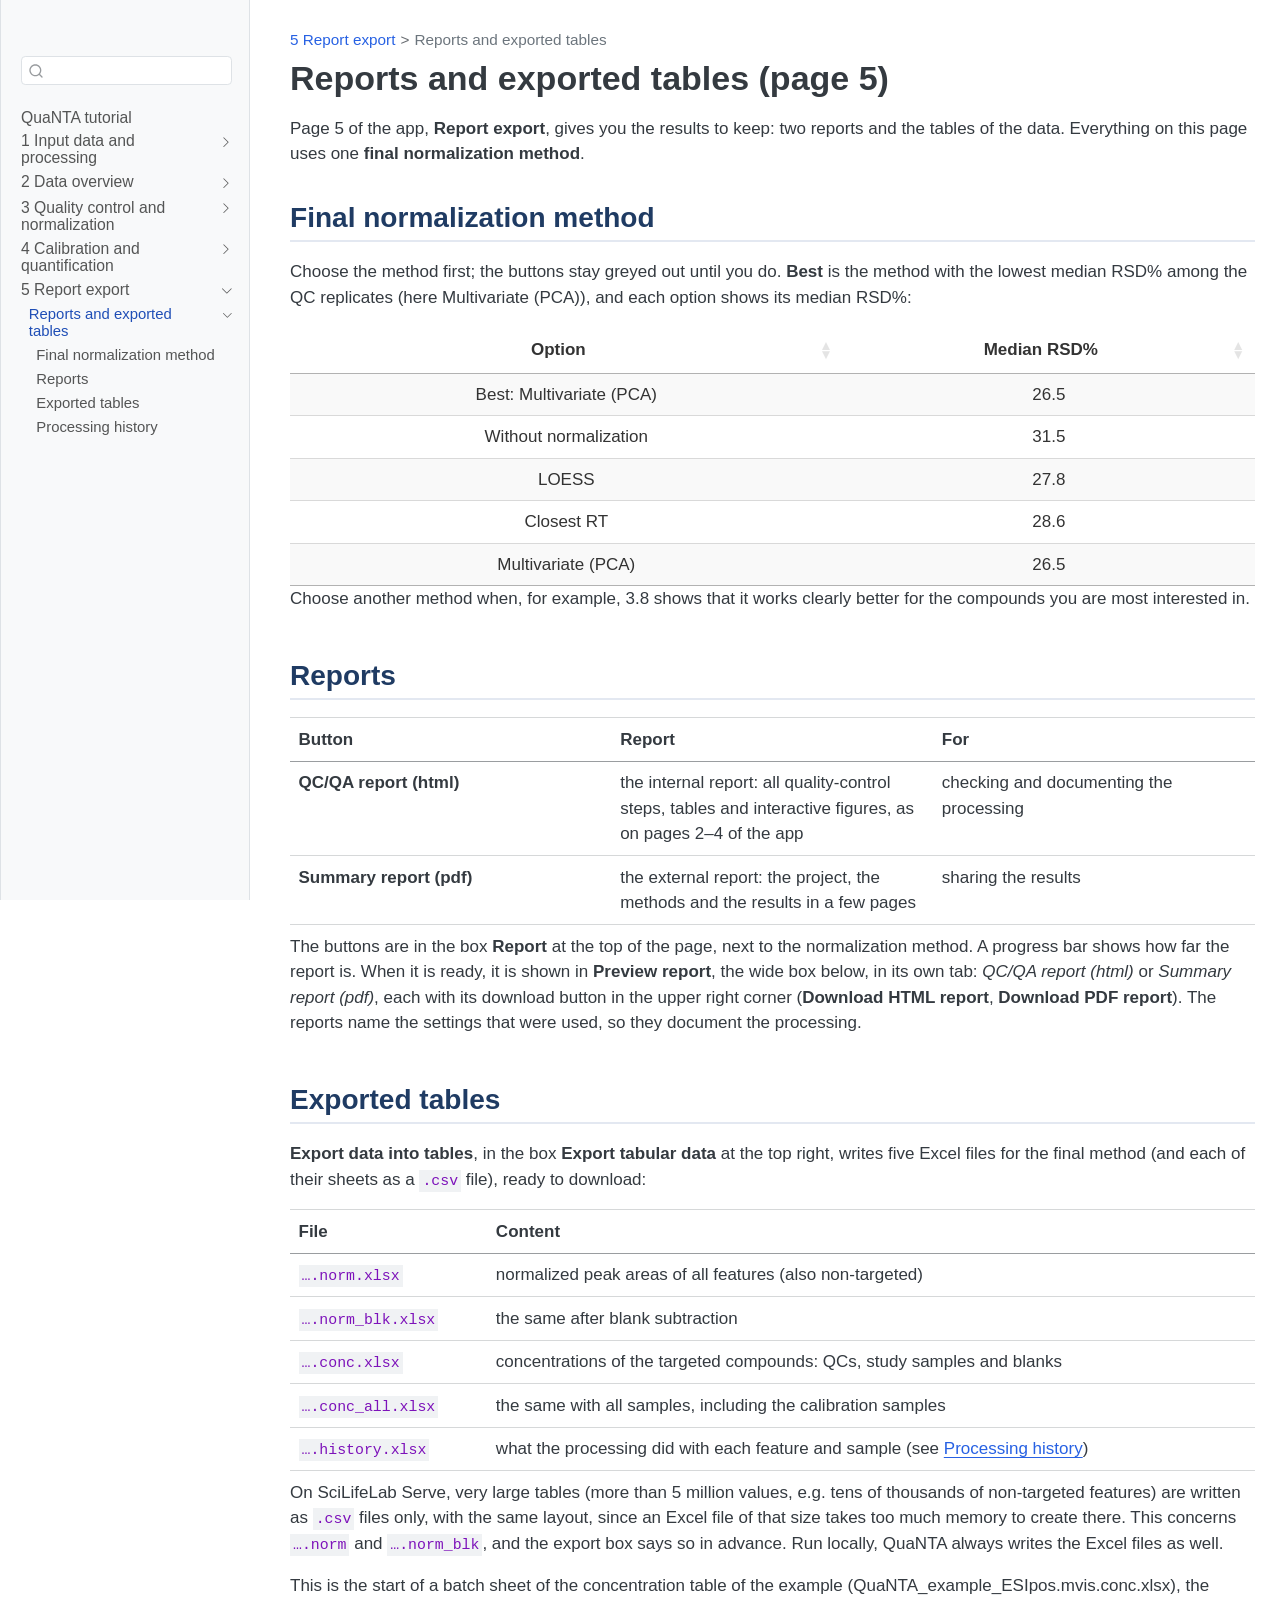
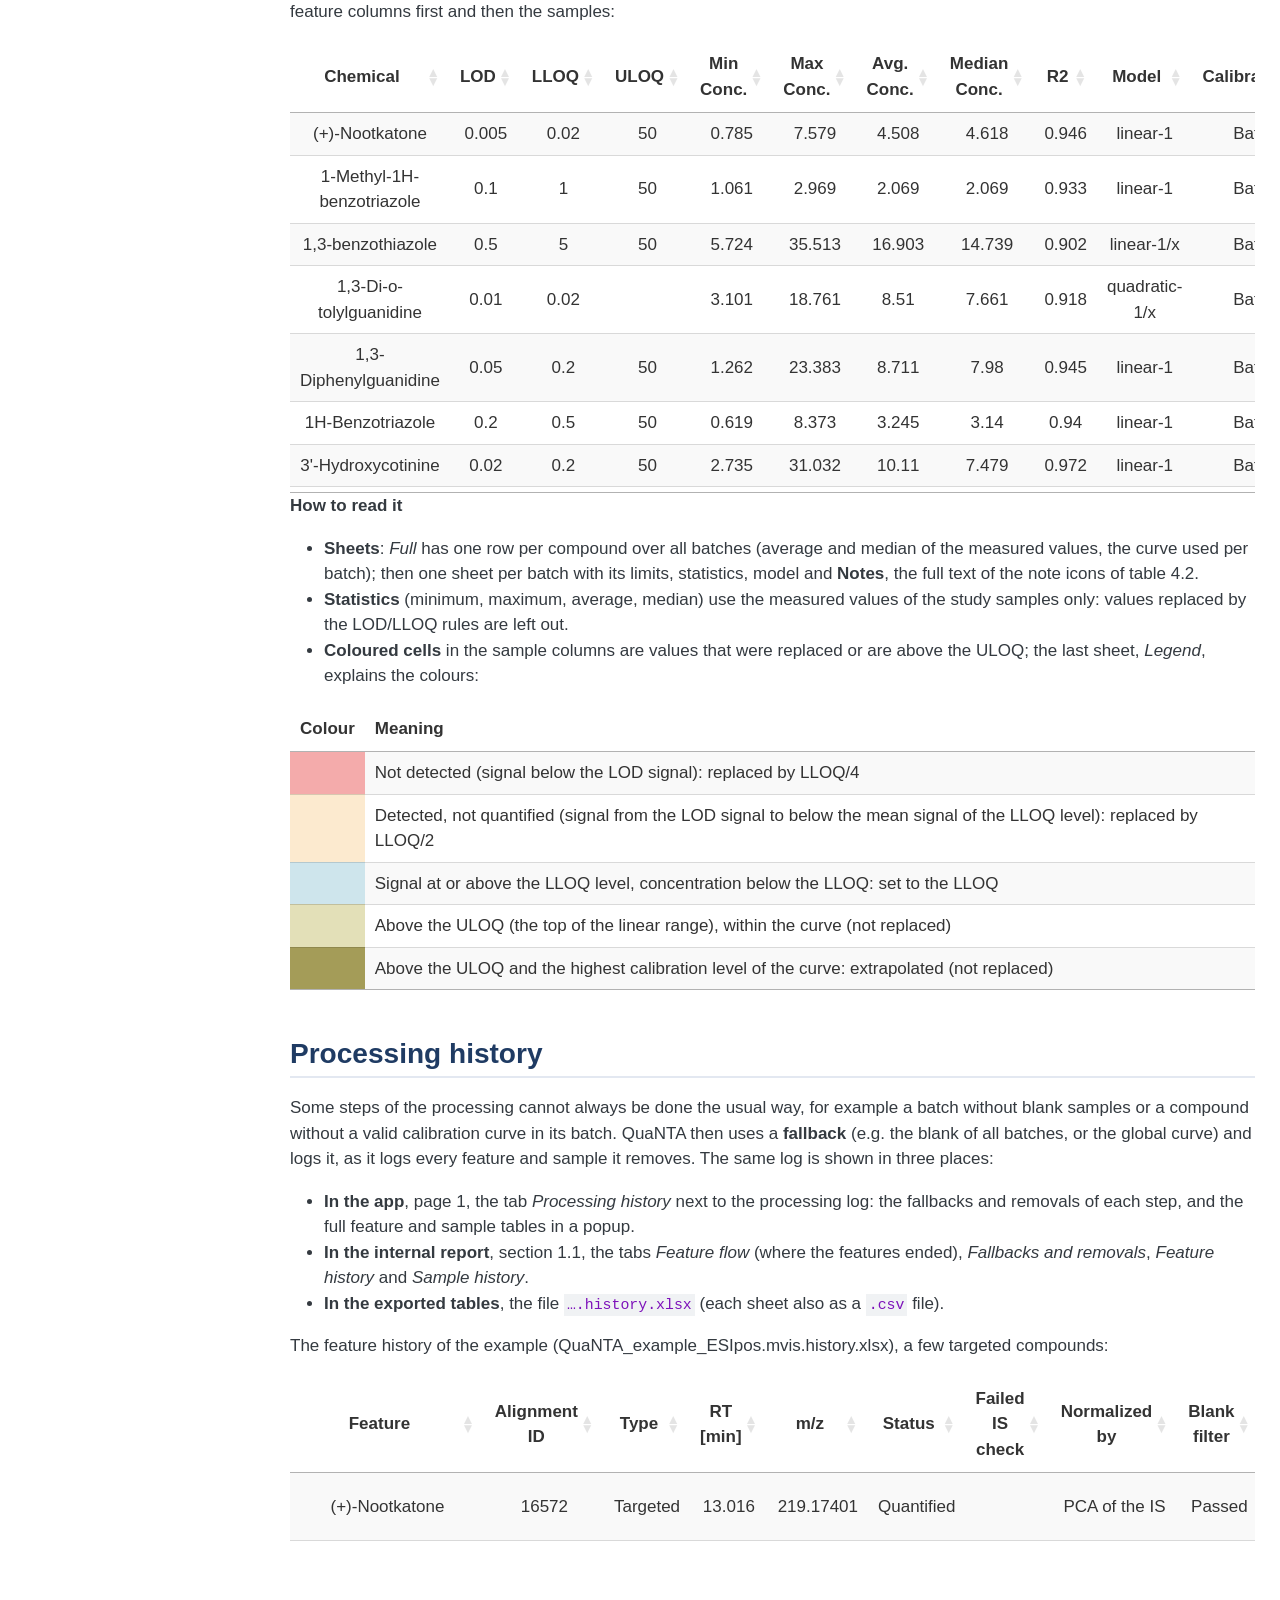
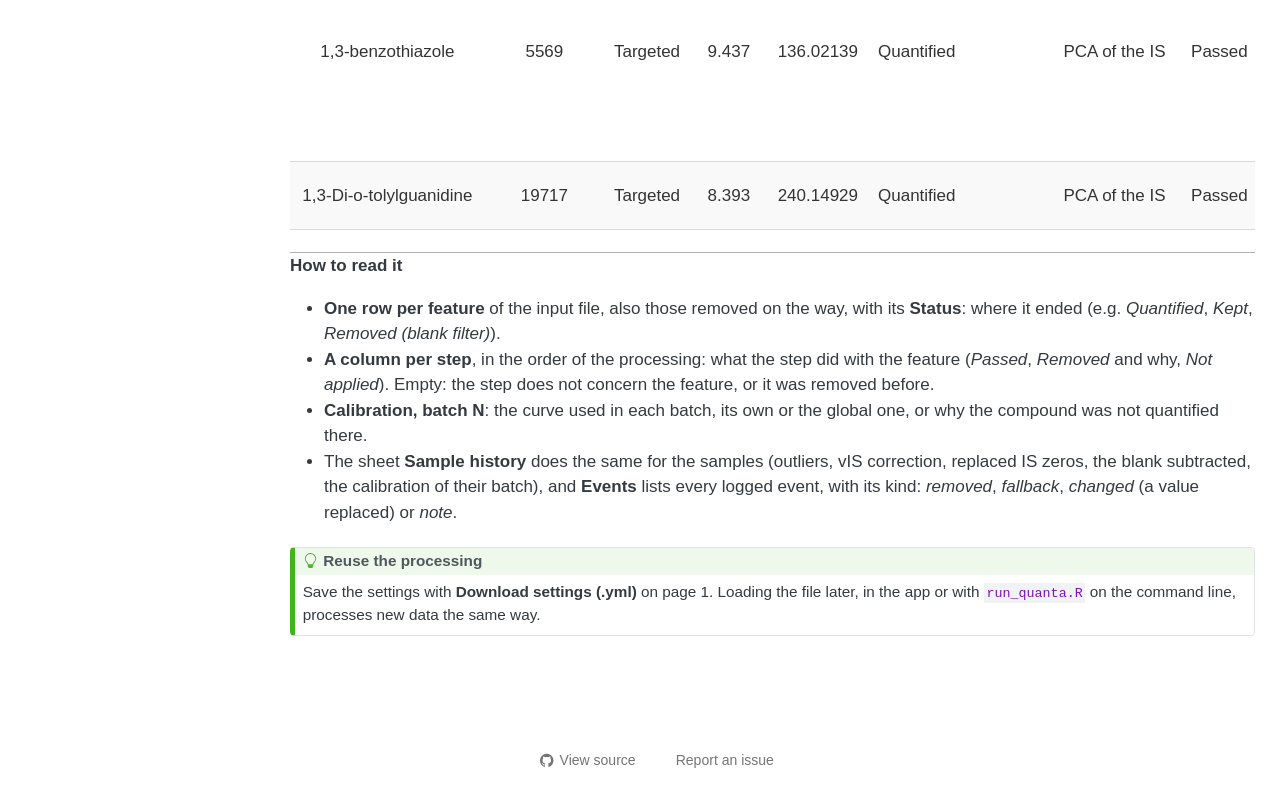
<file: reports-and-exports.html>
<!DOCTYPE html>
<html xmlns="http://www.w3.org/1999/xhtml" lang="en" xml:lang="en"><head>

<meta charset="utf-8">
<meta name="generator" content="quarto-1.8.25">

<meta name="viewport" content="width=device-width, initial-scale=1.0, user-scalable=yes">


<title>Reports and exported tables (page 5) – Introduction</title>
<style>
code{white-space: pre-wrap;}
span.smallcaps{font-variant: small-caps;}
div.columns{display: flex; gap: min(4vw, 1.5em);}
div.column{flex: auto; overflow-x: auto;}
div.hanging-indent{margin-left: 1.5em; text-indent: -1.5em;}
ul.task-list{list-style: none;}
ul.task-list li input[type="checkbox"] {
  width: 0.8em;
  margin: 0 0.8em 0.2em -1em; /* quarto-specific, see https://github.com/quarto-dev/quarto-cli/issues/4556 */ 
  vertical-align: middle;
}
</style>


<script src="site_libs/quarto-nav/quarto-nav.js"></script>
<script src="site_libs/quarto-nav/headroom.min.js"></script>
<script src="site_libs/clipboard/clipboard.min.js"></script>
<script src="site_libs/quarto-search/autocomplete.umd.js"></script>
<script src="site_libs/quarto-search/fuse.min.js"></script>
<script src="site_libs/quarto-search/quarto-search.js"></script>
<meta name="quarto:offset" content="./">
<script src="site_libs/quarto-html/quarto.js" type="module"></script>
<script src="site_libs/quarto-html/tabsets/tabsets.js" type="module"></script>
<script src="site_libs/quarto-html/axe/axe-check.js" type="module"></script>
<script src="site_libs/quarto-html/popper.min.js"></script>
<script src="site_libs/quarto-html/tippy.umd.min.js"></script>
<script src="site_libs/quarto-html/anchor.min.js"></script>
<link href="site_libs/quarto-html/tippy.css" rel="stylesheet">
<link href="site_libs/quarto-html/quarto-syntax-highlighting-7b89279ff1a6dce999919e0e67d4d9ec.css" rel="stylesheet" id="quarto-text-highlighting-styles">
<script src="site_libs/bootstrap/bootstrap.min.js"></script>
<link href="site_libs/bootstrap/bootstrap-icons.css" rel="stylesheet">
<link href="site_libs/bootstrap/bootstrap-c1517bce7df8958a8506402badb32ae7.min.css" rel="stylesheet" append-hash="true" id="quarto-bootstrap" data-mode="light">
<script id="quarto-search-options" type="application/json">{
  "location": "sidebar",
  "copy-button": false,
  "collapse-after": 3,
  "panel-placement": "start",
  "type": "textbox",
  "limit": 50,
  "keyboard-shortcut": [
    "f",
    "/",
    "s"
  ],
  "show-item-context": false,
  "language": {
    "search-no-results-text": "No results",
    "search-matching-documents-text": "matching documents",
    "search-copy-link-title": "Copy link to search",
    "search-hide-matches-text": "Hide additional matches",
    "search-more-match-text": "more match in this document",
    "search-more-matches-text": "more matches in this document",
    "search-clear-button-title": "Clear",
    "search-text-placeholder": "",
    "search-detached-cancel-button-title": "Cancel",
    "search-submit-button-title": "Submit",
    "search-label": "Search"
  }
}</script>
<link href="site_libs/htmltools-fill-0.5.8.1/fill.css" rel="stylesheet">
<script src="site_libs/htmlwidgets-1.6.4/htmlwidgets.js"></script>
<link href="site_libs/datatables-css-0.0.0/datatables-crosstalk.css" rel="stylesheet">
<script src="site_libs/datatables-binding-0.34.0/datatables.js"></script>
<script src="site_libs/jquery-3.6.0/jquery-3.6.0.min.js"></script>
<link href="site_libs/dt-core-1.13.6/css/jquery.dataTables.min.css" rel="stylesheet">
<link href="site_libs/dt-core-1.13.6/css/jquery.dataTables.extra.css" rel="stylesheet">
<script src="site_libs/dt-core-1.13.6/js/jquery.dataTables.min.js"></script>
<link href="site_libs/crosstalk-1.2.2/css/crosstalk.min.css" rel="stylesheet">
<script src="site_libs/crosstalk-1.2.2/js/crosstalk.min.js"></script>


<link rel="stylesheet" href="styles.css">
</head>

<body class="nav-sidebar docked fullcontent quarto-light">

<div id="quarto-search-results"></div>
  <header id="quarto-header" class="headroom fixed-top">
  <nav class="quarto-secondary-nav">
    <div class="container-fluid d-flex">
      <button type="button" class="quarto-btn-toggle btn" data-bs-toggle="collapse" role="button" data-bs-target=".quarto-sidebar-collapse-item" aria-controls="quarto-sidebar" aria-expanded="false" aria-label="Toggle sidebar navigation" onclick="if (window.quartoToggleHeadroom) { window.quartoToggleHeadroom(); }">
        <i class="bi bi-layout-text-sidebar-reverse"></i>
      </button>
        <nav class="quarto-page-breadcrumbs" aria-label="breadcrumb"><ol class="breadcrumb"><li class="breadcrumb-item"><a href="./reports-and-exports.html">5 Report export</a></li><li class="breadcrumb-item"><a href="./reports-and-exports.html">Reports and exported tables</a></li></ol></nav>
        <a class="flex-grow-1" role="navigation" data-bs-toggle="collapse" data-bs-target=".quarto-sidebar-collapse-item" aria-controls="quarto-sidebar" aria-expanded="false" aria-label="Toggle sidebar navigation" onclick="if (window.quartoToggleHeadroom) { window.quartoToggleHeadroom(); }">      
        </a>
      <button type="button" class="btn quarto-search-button" aria-label="Search" onclick="window.quartoOpenSearch();">
        <i class="bi bi-search"></i>
      </button>
    </div>
  </nav>
</header>
<!-- content -->
<div id="quarto-content" class="quarto-container page-columns page-rows-contents page-layout-article">
<!-- sidebar -->
  <nav id="quarto-sidebar" class="sidebar collapse collapse-horizontal quarto-sidebar-collapse-item sidebar-navigation docked overflow-auto">
    <div class="pt-lg-2 mt-2 text-left sidebar-header">
      <a href="./index.html" class="sidebar-logo-link">
      </a>
      </div>
        <div class="mt-2 flex-shrink-0 align-items-center">
        <div class="sidebar-search">
        <div id="quarto-search" class="" title="Search"></div>
        </div>
        </div>
    <div class="sidebar-menu-container"> 
    <ul class="list-unstyled mt-1">
        <li class="sidebar-item">
  <div class="sidebar-item-container"> 
  <a href="./index.html" class="sidebar-item-text sidebar-link">
 <span class="menu-text">QuaNTA tutorial</span></a>
  </div>
</li>
        <li class="sidebar-item sidebar-item-section">
      <div class="sidebar-item-container"> 
            <a href="./data-and-upload.html" class="sidebar-item-text sidebar-link">
 <span class="menu-text">1 Input data and processing</span></a>
          <a class="sidebar-item-toggle text-start collapsed" data-bs-toggle="collapse" data-bs-target="#quarto-sidebar-section-1" role="navigation" aria-expanded="false" aria-label="Toggle section">
            <i class="bi bi-chevron-right ms-2"></i>
          </a> 
      </div>
      <ul id="quarto-sidebar-section-1" class="collapse list-unstyled sidebar-section depth1 ">  
          <li class="sidebar-item sidebar-item-section">
      <div class="sidebar-item-container"> 
            <a href="./data-and-upload.html#file-structure" class="sidebar-item-text sidebar-link">
 <span class="menu-text">File structure</span></a>
          <a class="sidebar-item-toggle text-start collapsed" data-bs-toggle="collapse" data-bs-target="#quarto-sidebar-section-2" role="navigation" aria-expanded="false" aria-label="Toggle section">
            <i class="bi bi-chevron-right ms-2"></i>
          </a> 
      </div>
      <ul id="quarto-sidebar-section-2" class="collapse list-unstyled sidebar-section depth2 ">  
          <li class="sidebar-item">
  <div class="sidebar-item-container"> 
  <a href="./data-and-upload.html#the-four-sample-rows" class="sidebar-item-text sidebar-link">
 <span class="menu-text">The four sample rows</span></a>
  </div>
</li>
          <li class="sidebar-item">
  <div class="sidebar-item-container"> 
  <a href="./data-and-upload.html#the-feature-columns" class="sidebar-item-text sidebar-link">
 <span class="menu-text">The feature columns</span></a>
  </div>
</li>
          <li class="sidebar-item">
  <div class="sidebar-item-container"> 
  <a href="./data-and-upload.html#naming-conventions" class="sidebar-item-text sidebar-link">
 <span class="menu-text">Naming conventions</span></a>
  </div>
</li>
          <li class="sidebar-item">
  <div class="sidebar-item-container"> 
  <a href="./data-and-upload.html#example-dataset" class="sidebar-item-text sidebar-link">
 <span class="menu-text">Example dataset</span></a>
  </div>
</li>
      </ul>
  </li>
          <li class="sidebar-item">
  <div class="sidebar-item-container"> 
  <a href="./data-and-upload.html#uploading-and-reading" class="sidebar-item-text sidebar-link">
 <span class="menu-text">Uploading and reading</span></a>
  </div>
</li>
          <li class="sidebar-item">
  <div class="sidebar-item-container"> 
  <a href="./data-and-upload.html#processing-settings" class="sidebar-item-text sidebar-link">
 <span class="menu-text">Processing settings</span></a>
  </div>
</li>
      </ul>
  </li>
        <li class="sidebar-item sidebar-item-section">
      <div class="sidebar-item-container"> 
            <a href="./data-overview.html" class="sidebar-item-text sidebar-link">
 <span class="menu-text">2 Data overview</span></a>
          <a class="sidebar-item-toggle text-start collapsed" data-bs-toggle="collapse" data-bs-target="#quarto-sidebar-section-3" role="navigation" aria-expanded="false" aria-label="Toggle section">
            <i class="bi bi-chevron-right ms-2"></i>
          </a> 
      </div>
      <ul id="quarto-sidebar-section-3" class="collapse list-unstyled sidebar-section depth1 ">  
          <li class="sidebar-item">
  <div class="sidebar-item-container"> 
  <a href="./data-overview.html#samples-by-category" class="sidebar-item-text sidebar-link">
 <span class="menu-text">2.1 Samples by category</span></a>
  </div>
</li>
          <li class="sidebar-item">
  <div class="sidebar-item-container"> 
  <a href="./data-overview.html#calibration-levels" class="sidebar-item-text sidebar-link">
 <span class="menu-text">2.2 Calibration levels</span></a>
  </div>
</li>
          <li class="sidebar-item">
  <div class="sidebar-item-container"> 
  <a href="./data-overview.html#classes-of-analytes" class="sidebar-item-text sidebar-link">
 <span class="menu-text">2.3 Classes of analytes</span></a>
  </div>
</li>
          <li class="sidebar-item">
  <div class="sidebar-item-container"> 
  <a href="./data-overview.html#features-by-mz-and-retention-time" class="sidebar-item-text sidebar-link">
 <span class="menu-text">2.4 Features by m/z and RT</span></a>
  </div>
</li>
          <li class="sidebar-item">
  <div class="sidebar-item-container"> 
  <a href="./data-overview.html#distribution-of-mz" class="sidebar-item-text sidebar-link">
 <span class="menu-text">2.5 Distribution of m/z</span></a>
  </div>
</li>
          <li class="sidebar-item">
  <div class="sidebar-item-container"> 
  <a href="./data-overview.html#distribution-of-intensities" class="sidebar-item-text sidebar-link">
 <span class="menu-text">2.6 Distribution of intensities</span></a>
  </div>
</li>
      </ul>
  </li>
        <li class="sidebar-item sidebar-item-section">
      <div class="sidebar-item-container"> 
            <a class="sidebar-item-text sidebar-link text-start collapsed" data-bs-toggle="collapse" data-bs-target="#quarto-sidebar-section-4" role="navigation" aria-expanded="false">
 <span class="menu-text">3 Quality control and normalization</span></a>
          <a class="sidebar-item-toggle text-start collapsed" data-bs-toggle="collapse" data-bs-target="#quarto-sidebar-section-4" role="navigation" aria-expanded="false" aria-label="Toggle section">
            <i class="bi bi-chevron-right ms-2"></i>
          </a> 
      </div>
      <ul id="quarto-sidebar-section-4" class="collapse list-unstyled sidebar-section depth1 ">  
          <li class="sidebar-item sidebar-item-section">
      <div class="sidebar-item-container"> 
            <a href="./internal-standards.html" class="sidebar-item-text sidebar-link">
 <span class="menu-text">Internal standards and outliers (3.1–3.7)</span></a>
          <a class="sidebar-item-toggle text-start collapsed" data-bs-toggle="collapse" data-bs-target="#quarto-sidebar-section-5" role="navigation" aria-expanded="false" aria-label="Toggle section">
            <i class="bi bi-chevron-right ms-2"></i>
          </a> 
      </div>
      <ul id="quarto-sidebar-section-5" class="collapse list-unstyled sidebar-section depth2 ">  
          <li class="sidebar-item">
  <div class="sidebar-item-container"> 
  <a href="./internal-standards.html#internal-standards" class="sidebar-item-text sidebar-link">
 <span class="menu-text">3.1 Internal standards</span></a>
  </div>
</li>
          <li class="sidebar-item">
  <div class="sidebar-item-container"> 
  <a href="./internal-standards.html#failed-internal-standards" class="sidebar-item-text sidebar-link">
 <span class="menu-text">3.2 Failed internal standards</span></a>
  </div>
</li>
          <li class="sidebar-item">
  <div class="sidebar-item-container"> 
  <a href="./internal-standards.html#outlier-samples" class="sidebar-item-text sidebar-link">
 <span class="menu-text">3.3 Outlier samples</span></a>
  </div>
</li>
          <li class="sidebar-item">
  <div class="sidebar-item-container"> 
  <a href="./internal-standards.html#raw-rsd-of-the-selected-is" class="sidebar-item-text sidebar-link">
 <span class="menu-text">3.4 Raw RSD% of the selected IS</span></a>
  </div>
</li>
          <li class="sidebar-item">
  <div class="sidebar-item-container"> 
  <a href="./internal-standards.html#distribution-of-the-selected-is" class="sidebar-item-text sidebar-link">
 <span class="menu-text">3.5 Distribution of the selected IS</span></a>
  </div>
</li>
          <li class="sidebar-item">
  <div class="sidebar-item-container"> 
  <a href="./internal-standards.html#volumetric-internal-standard" class="sidebar-item-text sidebar-link">
 <span class="menu-text">3.6 Volumetric internal standard</span></a>
  </div>
</li>
          <li class="sidebar-item">
  <div class="sidebar-item-container"> 
  <a href="./internal-standards.html#internal-standards-over-the-sequence" class="sidebar-item-text sidebar-link">
 <span class="menu-text">3.7 IS over the sequence</span></a>
  </div>
</li>
      </ul>
  </li>
          <li class="sidebar-item sidebar-item-section">
      <div class="sidebar-item-container"> 
            <a href="./normalization-and-blanks.html" class="sidebar-item-text sidebar-link">
 <span class="menu-text">Normalization, filters and blanks (3.8–3.11)</span></a>
          <a class="sidebar-item-toggle text-start collapsed" data-bs-toggle="collapse" data-bs-target="#quarto-sidebar-section-6" role="navigation" aria-expanded="false" aria-label="Toggle section">
            <i class="bi bi-chevron-right ms-2"></i>
          </a> 
      </div>
      <ul id="quarto-sidebar-section-6" class="collapse list-unstyled sidebar-section depth2 ">  
          <li class="sidebar-item">
  <div class="sidebar-item-container"> 
  <a href="./normalization-and-blanks.html#comparison-of-normalization-methods" class="sidebar-item-text sidebar-link">
 <span class="menu-text">3.8 Normalization methods</span></a>
  </div>
</li>
          <li class="sidebar-item">
  <div class="sidebar-item-container"> 
  <a href="./normalization-and-blanks.html#rsd-values" class="sidebar-item-text sidebar-link">
 <span class="menu-text">3.9 RSD% values</span></a>
  </div>
</li>
          <li class="sidebar-item">
  <div class="sidebar-item-container"> 
  <a href="./normalization-and-blanks.html#removed-features" class="sidebar-item-text sidebar-link">
 <span class="menu-text">3.10 Removed features</span></a>
  </div>
</li>
          <li class="sidebar-item">
  <div class="sidebar-item-container"> 
  <a href="./normalization-and-blanks.html#blanks-compared-to-samples" class="sidebar-item-text sidebar-link">
 <span class="menu-text">3.11 Blanks compared to samples</span></a>
  </div>
</li>
      </ul>
  </li>
      </ul>
  </li>
        <li class="sidebar-item sidebar-item-section">
      <div class="sidebar-item-container"> 
            <a class="sidebar-item-text sidebar-link text-start collapsed" data-bs-toggle="collapse" data-bs-target="#quarto-sidebar-section-7" role="navigation" aria-expanded="false">
 <span class="menu-text">4 Calibration and quantification</span></a>
          <a class="sidebar-item-toggle text-start collapsed" data-bs-toggle="collapse" data-bs-target="#quarto-sidebar-section-7" role="navigation" aria-expanded="false" aria-label="Toggle section">
            <i class="bi bi-chevron-right ms-2"></i>
          </a> 
      </div>
      <ul id="quarto-sidebar-section-7" class="collapse list-unstyled sidebar-section depth1 ">  
          <li class="sidebar-item sidebar-item-section">
      <div class="sidebar-item-container"> 
            <a href="./calibration-limits.html" class="sidebar-item-text sidebar-link">
 <span class="menu-text">Calibration limits (4.1–4.3)</span></a>
          <a class="sidebar-item-toggle text-start collapsed" data-bs-toggle="collapse" data-bs-target="#quarto-sidebar-section-8" role="navigation" aria-expanded="false" aria-label="Toggle section">
            <i class="bi bi-chevron-right ms-2"></i>
          </a> 
      </div>
      <ul id="quarto-sidebar-section-8" class="collapse list-unstyled sidebar-section depth2 ">  
          <li class="sidebar-item">
  <div class="sidebar-item-container"> 
  <a href="./calibration-limits.html#calibration-curve-samples" class="sidebar-item-text sidebar-link">
 <span class="menu-text">4.1 Calibration curve samples</span></a>
  </div>
</li>
          <li class="sidebar-item">
  <div class="sidebar-item-container"> 
  <a href="./calibration-limits.html#calibration-curve-limits" class="sidebar-item-text sidebar-link">
 <span class="menu-text">4.2 Calibration curve limits</span></a>
  </div>
</li>
          <li class="sidebar-item">
  <div class="sidebar-item-container"> 
  <a href="./calibration-limits.html#chemicals-with-concentrations" class="sidebar-item-text sidebar-link">
 <span class="menu-text">4.3 Chemicals with concentrations</span></a>
  </div>
</li>
      </ul>
  </li>
          <li class="sidebar-item">
  <div class="sidebar-item-container"> 
  <a href="./calibration-curves.html" class="sidebar-item-text sidebar-link">
 <span class="menu-text">4.4 Calibration curves per chemical</span></a>
  </div>
</li>
          <li class="sidebar-item sidebar-item-section">
      <div class="sidebar-item-container"> 
            <a href="./concentrations.html" class="sidebar-item-text sidebar-link">
 <span class="menu-text">Concentrations (4.5 and 4.6)</span></a>
          <a class="sidebar-item-toggle text-start collapsed" data-bs-toggle="collapse" data-bs-target="#quarto-sidebar-section-9" role="navigation" aria-expanded="false" aria-label="Toggle section">
            <i class="bi bi-chevron-right ms-2"></i>
          </a> 
      </div>
      <ul id="quarto-sidebar-section-9" class="collapse list-unstyled sidebar-section depth2 ">  
          <li class="sidebar-item">
  <div class="sidebar-item-container"> 
  <a href="./concentrations.html#concentration-per-class" class="sidebar-item-text sidebar-link">
 <span class="menu-text">4.5 Concentration per class</span></a>
  </div>
</li>
          <li class="sidebar-item">
  <div class="sidebar-item-container"> 
  <a href="./concentrations.html#qc-samples" class="sidebar-item-text sidebar-link">
 <span class="menu-text">4.6 QC samples</span></a>
  </div>
</li>
      </ul>
  </li>
      </ul>
  </li>
        <li class="sidebar-item sidebar-item-section">
      <div class="sidebar-item-container"> 
            <a class="sidebar-item-text sidebar-link text-start" data-bs-toggle="collapse" data-bs-target="#quarto-sidebar-section-10" role="navigation" aria-expanded="true">
 <span class="menu-text">5 Report export</span></a>
          <a class="sidebar-item-toggle text-start" data-bs-toggle="collapse" data-bs-target="#quarto-sidebar-section-10" role="navigation" aria-expanded="true" aria-label="Toggle section">
            <i class="bi bi-chevron-right ms-2"></i>
          </a> 
      </div>
      <ul id="quarto-sidebar-section-10" class="collapse list-unstyled sidebar-section depth1 show">  
          <li class="sidebar-item sidebar-item-section">
      <div class="sidebar-item-container"> 
            <a href="./reports-and-exports.html" class="sidebar-item-text sidebar-link active">
 <span class="menu-text">Reports and exported tables</span></a>
          <a class="sidebar-item-toggle text-start" data-bs-toggle="collapse" data-bs-target="#quarto-sidebar-section-11" role="navigation" aria-expanded="true" aria-label="Toggle section">
            <i class="bi bi-chevron-right ms-2"></i>
          </a> 
      </div>
      <ul id="quarto-sidebar-section-11" class="collapse list-unstyled sidebar-section depth2 show">  
          <li class="sidebar-item">
  <div class="sidebar-item-container"> 
  <a href="./reports-and-exports.html#final-normalization-method" class="sidebar-item-text sidebar-link">
 <span class="menu-text">Final normalization method</span></a>
  </div>
</li>
          <li class="sidebar-item">
  <div class="sidebar-item-container"> 
  <a href="./reports-and-exports.html#reports" class="sidebar-item-text sidebar-link">
 <span class="menu-text">Reports</span></a>
  </div>
</li>
          <li class="sidebar-item">
  <div class="sidebar-item-container"> 
  <a href="./reports-and-exports.html#exported-tables" class="sidebar-item-text sidebar-link">
 <span class="menu-text">Exported tables</span></a>
  </div>
</li>
          <li class="sidebar-item">
  <div class="sidebar-item-container"> 
  <a href="./reports-and-exports.html#processing-history" class="sidebar-item-text sidebar-link">
 <span class="menu-text">Processing history</span></a>
  </div>
</li>
      </ul>
  </li>
      </ul>
  </li>
    </ul>
    </div>
</nav>
<div id="quarto-sidebar-glass" class="quarto-sidebar-collapse-item" data-bs-toggle="collapse" data-bs-target=".quarto-sidebar-collapse-item"></div>
<!-- margin-sidebar -->
    
<!-- main -->
<main class="content" id="quarto-document-content">

<header id="title-block-header" class="quarto-title-block default"><nav class="quarto-page-breadcrumbs quarto-title-breadcrumbs d-none d-lg-block" aria-label="breadcrumb"><ol class="breadcrumb"><li class="breadcrumb-item"><a href="./reports-and-exports.html">5 Report export</a></li><li class="breadcrumb-item"><a href="./reports-and-exports.html">Reports and exported tables</a></li></ol></nav>
<div class="quarto-title">
<h1 class="title">Reports and exported tables (page 5)</h1>
</div>



<div class="quarto-title-meta">

    
  
    
  </div>
  


</header>


<p>Page 5 of the app, <strong>Report export</strong>, gives you the results to keep: two reports and the tables of the data. Everything on this page uses one <strong>final normalization method</strong>.</p>
<section id="final-normalization-method" class="level2">
<h2 class="anchored" data-anchor-id="final-normalization-method">Final normalization method</h2>
<p>Choose the method first; the buttons stay greyed out until you do. <strong>Best</strong> is the method with the lowest median RSD% among the QC replicates (here Multivariate (PCA)), and each option shows its median RSD%:</p>
<div class="cell">
<div class="cell-output-display">
<div class="datatables html-widget html-fill-item" id="htmlwidget-16444ac52cd4d424919b" style="width:100%;height:auto;"></div>
<script type="application/json" data-for="htmlwidget-16444ac52cd4d424919b">{"x":{"filter":"none","vertical":false,"data":[["Best: Multivariate (PCA)","Without normalization","LOESS","Closest RT","Multivariate (PCA)"],[26.5,31.5,27.8,28.6,26.5]],"container":"<table class=\"display\">\n  <thead>\n    <tr>\n      <th>Option<\/th>\n      <th>Median RSD%<\/th>\n    <\/tr>\n  <\/thead>\n<\/table>","options":{"dom":"t","paging":false,"scrollX":true,"scrollY":"240px","scrollCollapse":true,"columnDefs":[{"className":"dt-center","targets":"_all"},{"name":"Option","targets":0},{"name":"Median RSD%","targets":1}],"order":[],"autoWidth":false,"orderClasses":false}},"evals":[],"jsHooks":[]}</script>
</div>
</div>
<p>Choose another method when, for example, 3.8 shows that it works clearly better for the compounds you are most interested in.</p>
</section>
<section id="reports" class="level2">
<h2 class="anchored" data-anchor-id="reports">Reports</h2>
<table class="caption-top table">
<colgroup>
<col style="width: 33%">
<col style="width: 33%">
<col style="width: 33%">
</colgroup>
<thead>
<tr class="header">
<th>Button</th>
<th>Report</th>
<th>For</th>
</tr>
</thead>
<tbody>
<tr class="odd">
<td><strong>QC/QA report (html)</strong></td>
<td>the internal report: all quality-control steps, tables and interactive figures, as on pages 2–4 of the app</td>
<td>checking and documenting the processing</td>
</tr>
<tr class="even">
<td><strong>Summary report (pdf)</strong></td>
<td>the external report: the project, the methods and the results in a few pages</td>
<td>sharing the results</td>
</tr>
</tbody>
</table>
<p>The buttons are in the box <strong>Report</strong> at the top of the page, next to the normalization method. A progress bar shows how far the report is. When it is ready, it is shown in <strong>Preview report</strong>, the wide box below, in its own tab: <em>QC/QA report (html)</em> or <em>Summary report (pdf)</em>, each with its download button in the upper right corner (<strong>Download HTML report</strong>, <strong>Download PDF report</strong>). The reports name the settings that were used, so they document the processing.</p>
</section>
<section id="exported-tables" class="level2">
<h2 class="anchored" data-anchor-id="exported-tables">Exported tables</h2>
<p><strong>Export data into tables</strong>, in the box <strong>Export tabular data</strong> at the top right, writes five Excel files for the final method (and each of their sheets as a <code>.csv</code> file), ready to download:</p>
<table class="caption-top table">
<thead>
<tr class="header">
<th>File</th>
<th>Content</th>
</tr>
</thead>
<tbody>
<tr class="odd">
<td><code>….norm.xlsx</code></td>
<td>normalized peak areas of all features (also non-targeted)</td>
</tr>
<tr class="even">
<td><code>….norm_blk.xlsx</code></td>
<td>the same after blank subtraction</td>
</tr>
<tr class="odd">
<td><code>….conc.xlsx</code></td>
<td>concentrations of the targeted compounds: QCs, study samples and blanks</td>
</tr>
<tr class="even">
<td><code>….conc_all.xlsx</code></td>
<td>the same with all samples, including the calibration samples</td>
</tr>
<tr class="odd">
<td><code>….history.xlsx</code></td>
<td>what the processing did with each feature and sample (see <a href="#processing-history">Processing history</a>)</td>
</tr>
</tbody>
</table>
<p>On SciLifeLab Serve, very large tables (more than 5 million values, e.g.&nbsp;tens of thousands of non-targeted features) are written as <code>.csv</code> files only, with the same layout, since an Excel file of that size takes too much memory to create there. This concerns <code>….norm</code> and <code>….norm_blk</code>, and the export box says so in advance. Run locally, QuaNTA always writes the Excel files as well.</p>
<p>This is the start of a batch sheet of the concentration table of the example (QuaNTA_example_ESIpos.mvis.conc.xlsx), the feature columns first and then the samples:</p>
<div class="cell">
<div class="cell-output-display">
<div class="datatables html-widget html-fill-item" id="htmlwidget-ad4996e0a7426b9bb7f0" style="width:100%;height:auto;"></div>
<script type="application/json" data-for="htmlwidget-ad4996e0a7426b9bb7f0">{"x":{"filter":"none","vertical":false,"data":[["(+)-Nootkatone","1-Methyl-1H-benzotriazole","1,3-benzothiazole","1,3-Di-o-tolylguanidine","1,3-Diphenylguanidine","1H-Benzotriazole","3'-Hydroxycotinine","Acetylcarnitine","Aminocaproic acid","Arnicolide C","Asymmetric dimethylarginine","Atenolol","Atorvastatin","Atrazine","Atrazine desethyl","Atrazine desethyl-2-hydroxy","Atrazine desisopropyl","Benodanil","Benzoic acid","Benzoylecgonine","Betaine","Bioallethrin","Bis(1,3-dichloro-2-propyl) Phosphate","Butocarboxim","Butyrylcarnitine"],["0.005","0.1","0.5","0.01","0.05","0.2","0.02","0.005","2","0.5","0.02","0.01","0.02","0.01","0.1","0.05","0.05","0.02","0.1","0.01","0.01","0.2","5","0.5","0.01"],["0.02","1","5","0.02","0.2","0.5","0.2","0.02","10","5","0.2","0.02","0.05","0.02","1","0.05","0.5","0.02","0.5","0.02","0.05","0.5","5","5","0.05"],["50","50","50",null,"50","50","50",null,"50","50","50","50","50","50","50","50","50","50","50",null,"50","50","50","50","50"],["0.785","1.061","5.724","3.101","1.262","0.619","2.735","0.444","10.168","5.75","4.402","2.073","0.084","0.032","1.069","0.139","0.688","0.02","5.384","0.082","4.481","0.564","5.095","5.099","2.549"],["7.579","2.969","35.513","18.761","23.383","8.373","31.032","6.172","21.601","12.97","15.588","350.733","3.4","0.639","14.248","4.4","42.557","0.665","32.642","2.072","21.592","4.806","45.972","53.624","15.793"],["4.508","2.069","16.903","8.51","8.711","3.245","10.11","2.25","17.368","7.513","7.857","18.298","0.594","0.136","4.163","2.529","7.16","0.098","14.466","0.568","11.802","3.041","22.804","15.538","6.976"],["4.618","2.069","14.739","7.661","7.98","3.14","7.479","2.074","18.853","6.468","7.335","7.727","0.41","0.101","2.912","3.048","4.024","0.06","13.251","0.375","10.828","3.46","19.579","9.425","6.842"],["0.946","0.933","0.902","0.918","0.945","0.94","0.972","0.994","0.923","0.912","0.987","0.934","0.907","0.939","0.928","0.917","0.931","0.923","0.917","0.928","0.999","0.883","0.917","0.951","0.996"],["linear-1","linear-1","linear-1/x","quadratic-1/x","linear-1","linear-1","linear-1","quadratic-1/x","linear-1/x","linear-1/x2","linear-1/x","linear-1","linear-1/x","linear-1/x","linear-1/x","linear-1","linear-1/x","linear-1/x","linear-1","quadratic-1/x","linear-1","linear-1/x","linear-1/x","linear-1/x","linear-1"],["Batch","Batch","Batch","Batch","Batch","Batch","Batch","Batch","Batch","Batch","Batch","Batch","Batch","Batch","Batch","Batch","Batch","Batch","Batch","Batch","Batch","Batch","Batch","Batch","Batch"],["","","","","","","","","","","","","","","","","","","","","","","","",""],["0.01","0.5","10.793","0.01","0.2","0.25","0.1","0.005","5","2.5","0.05","0.02","0.025","0.01","0.25","0.025","0.25","0.01","0.25","0.01","0.013","0.25","2.5","2.5","0.013"],["0.02","0.5","11.432","0.01","0.887","0.25","0.1","0.005","5","2.5","0.05","0.02","0.025","0.01","0.25","0.025","0.25","0.01","0.25","0.01","0.013","0.25","2.5","2.5","0.013"],["0.02","0.5","10.057","0.01","0.2","0.25","0.1","0.005","73.55","2.5","0.05","0.02","0.025","0.01","0.25","0.025","0.25","0.01","0.25","0.01","0.013","0.25","2.5","2.5","0.013"],["0.02","0.5","14.063","0.01","0.1","0.25","0.1","0.005","5","2.5","0.05","0.02","0.025","0.01","0.5","0.025","0.25","0.01","0.25","0.01","0.013","0.25","2.5","2.5","0.013"]],"container":"<table class=\"display\">\n  <thead>\n    <tr>\n      <th>Chemical<\/th>\n      <th>LOD<\/th>\n      <th>LLOQ<\/th>\n      <th>ULOQ<\/th>\n      <th>Min Conc.<\/th>\n      <th>Max Conc.<\/th>\n      <th>Avg. Conc.<\/th>\n      <th>Median Conc.<\/th>\n      <th>R2<\/th>\n      <th>Model<\/th>\n      <th>Calibration<\/th>\n      <th>Notes<\/th>\n      <th>PROCBLK2_B1_43<\/th>\n      <th>PROCBLK4_B1_70<\/th>\n      <th>PROCBLK4_B1_84<\/th>\n      <th>PROCBLK2_B1_99<\/th>\n    <\/tr>\n  <\/thead>\n<\/table>","options":{"dom":"t","paging":false,"scrollX":true,"scrollY":"380px","scrollCollapse":true,"columnDefs":[{"className":"dt-center","targets":"_all"},{"name":"Chemical","targets":0},{"name":"LOD","targets":1},{"name":"LLOQ","targets":2},{"name":"ULOQ","targets":3},{"name":"Min Conc.","targets":4},{"name":"Max Conc.","targets":5},{"name":"Avg. Conc.","targets":6},{"name":"Median Conc.","targets":7},{"name":"R2","targets":8},{"name":"Model","targets":9},{"name":"Calibration","targets":10},{"name":"Notes","targets":11},{"name":"PROCBLK2_B1_43","targets":12},{"name":"PROCBLK4_B1_70","targets":13},{"name":"PROCBLK4_B1_84","targets":14},{"name":"PROCBLK2_B1_99","targets":15}],"order":[],"autoWidth":false,"orderClasses":false}},"evals":[],"jsHooks":[]}</script>
</div>
</div>
<p><strong>How to read it</strong></p>
<ul>
<li><strong>Sheets</strong>: <em>Full</em> has one row per compound over all batches (average and median of the measured values, the curve used per batch); then one sheet per batch with its limits, statistics, model and <strong>Notes</strong>, the full text of the note icons of table 4.2.</li>
<li><strong>Statistics</strong> (minimum, maximum, average, median) use the measured values of the study samples only: values replaced by the LOD/LLOQ rules are left out.</li>
<li><strong>Coloured cells</strong> in the sample columns are values that were replaced or are above the ULOQ; the last sheet, <em>Legend</em>, explains the colours:</li>
</ul>
<div class="cell">
<div class="cell-output-display">
<div class="datatables html-widget html-fill-item" id="htmlwidget-26b0c5aecbe783016ef9" style="width:100%;height:auto;"></div>
<script type="application/json" data-for="htmlwidget-26b0c5aecbe783016ef9">{"x":{"filter":"none","vertical":false,"data":[["","","","",""],["Not detected (signal below the LOD signal): replaced by LLOQ/4","Detected, not quantified (signal from the LOD signal to below the mean signal of the LLOQ level): replaced by LLOQ/2","Signal at or above the LLOQ level, concentration below the LLOQ: set to the LLOQ","Above the ULOQ (the top of the linear range), within the curve (not replaced)","Above the ULOQ and the highest calibration level of the curve: extrapolated (not replaced)"]],"container":"<table class=\"display\">\n  <thead>\n    <tr>\n      <th>Colour<\/th>\n      <th>Meaning<\/th>\n    <\/tr>\n  <\/thead>\n<\/table>","options":{"dom":"t","paging":false,"ordering":false,"columnDefs":[{"name":"Colour","targets":0},{"name":"Meaning","targets":1}],"order":[],"autoWidth":false,"orderClasses":false,"rowCallback":"function(row, data, displayNum, displayIndex, dataIndex) {\nvar value=data[0]; $(this.api().cell(row, 0).node()).css({'background-color':$.inArray(dataIndex + 1, [1]) >= 0 ? \"#FAAFAF\" : $.inArray(dataIndex + 1, [2]) >= 0 ? \"#FCEACF\" : $.inArray(dataIndex + 1, [3]) >= 0 ? \"#D3EBF2\" : $.inArray(dataIndex + 1, [4]) >= 0 ? \"#E3E0B8\" : $.inArray(dataIndex + 1, [5]) >= 0 ? \"#A8A05A\" : null});\n}"}},"evals":["options.rowCallback"],"jsHooks":[]}</script>
</div>
</div>
</section>
<section id="processing-history" class="level2">
<h2 class="anchored" data-anchor-id="processing-history">Processing history</h2>
<p>Some steps of the processing cannot always be done the usual way, for example a batch without blank samples or a compound without a valid calibration curve in its batch. QuaNTA then uses a <strong>fallback</strong> (e.g.&nbsp;the blank of all batches, or the global curve) and logs it, as it logs every feature and sample it removes. The same log is shown in three places:</p>
<ul>
<li><strong>In the app</strong>, page 1, the tab <em>Processing history</em> next to the processing log: the fallbacks and removals of each step, and the full feature and sample tables in a popup.</li>
<li><strong>In the internal report</strong>, section 1.1, the tabs <em>Feature flow</em> (where the features ended), <em>Fallbacks and removals</em>, <em>Feature history</em> and <em>Sample history</em>.</li>
<li><strong>In the exported tables</strong>, the file <code>….history.xlsx</code> (each sheet also as a <code>.csv</code> file).</li>
</ul>
<p>The feature history of the example (QuaNTA_example_ESIpos.mvis.history.xlsx), a few targeted compounds:</p>
<div class="cell">
<div class="cell-output-display">
<div class="datatables html-widget html-fill-item" id="htmlwidget-7fe3c7d209e2b03fb1f9" style="width:100%;height:auto;"></div>
<script type="application/json" data-for="htmlwidget-7fe3c7d209e2b03fb1f9">{"x":{"filter":"none","vertical":false,"data":[["(+)-Nootkatone","1,3-benzothiazole","1,3-Di-o-tolylguanidine","1,3-Diphenylguanidine","1H-Benzimidazole","1H-Benzotriazole","1-Methyl-1H-benzotriazole","2-Hydroxybenzimidazole","3'-Hydroxycotinine","4- &amp; 5-Methyl-1H-benzotriazole","4-(Methylnitrosamino)-1-(3-pyridyl)-1-butanol","4-Methyl Hippuric Acid","5,6-Dimethylbenzimidazole","Aminocaproic acid","Amoxicillin","Arnicolide C","Atenolol","Atorvastatin","Atrazine","Atrazine desethyl","Atrazine desethyl-2-hydroxy","Atrazine desisopropyl","Atrazine-2-hydroxy","Benodanil","Benzenesulfonamide"],[16572,5569,19717,15351,4330,4395,5433,5510,12539,5435,15027,12644,6785,5299,43438,37469,24441,78009,16038,11806,9367,9893,13289,34998,7847],["Targeted","Targeted","Targeted","Targeted","Targeted","Targeted","Targeted","Targeted","Targeted","Targeted","Targeted","Targeted","Targeted","Targeted","Targeted","Targeted","Targeted","Targeted","Targeted","Targeted","Targeted","Targeted","Targeted","Targeted","Targeted"],[13.016,9.436999999999999,8.393000000000001,7.449,5.343,7.041,7.653,6.794,5.164,8.625999999999999,6.263,6.625,8.836,2.048,2.874,10.645,5.299,11.648,10.847,8.613,5.06,7.192,8.956,10.659,10.53],[219.17401,136.02139,240.14929,212.11803,119.06017,120.05536,134.07094,135.05501,193.09694,134.07097,210.12367,194.08105,147.09146,132.10159,366.11121,335.18475,267.17007,559.25891,216.10056,188.06958,170.10332,174.05382,198.13458,323.98737,158.0269],["Quantified","Quantified","Quantified","Quantified","Quantified","Quantified","Quantified","Not quantified","Quantified","Not quantified","Quantified","Not quantified","Not quantified","Quantified","Not quantified","Quantified","Quantified","Quantified","Quantified","Quantified","Quantified","Quantified","Quantified","Quantified","Quantified"],["","","","","","","","","","","","","","","","","","","","","","","","",""],["PCA of the IS","PCA of the IS","PCA of the IS","PCA of the IS","PCA of the IS","PCA of the IS","PCA of the IS","PCA of the IS","PCA of the IS","PCA of the IS","PCA of the IS","PCA of the IS","PCA of the IS","PCA of the IS","PCA of the IS","PCA of the IS","PCA of the IS","PCA of the IS","PCA of the IS","PCA of the IS","PCA of the IS","PCA of the IS","PCA of the IS","PCA of the IS","PCA of the IS"],["Passed","Passed","Passed","Passed","Passed","Passed","Passed","Passed","Passed","Passed","Passed","Passed","Passed","Passed","Passed","Passed","Passed","Passed","Passed","Passed","Passed","Passed","Passed","Passed","Passed"],["Not applied","Not applied","Not applied","Not applied","Not applied","Not applied","Not applied","Not applied","Not applied","Not applied","Not applied","Not applied","Not applied","Not applied","Not applied","Not applied","Not applied","Not applied","Not applied","Not applied","Not applied","Not applied","Not applied","Not applied","Not applied"],["Batch curve","Batch curve","Batch curve","Batch curve","Batch curve; not exported (no study sample above the LLOQ)","Batch curve","Batch curve","Not quantified: Only 2 calibration level(s) from the LLOQ upwards (minimum 3)","Batch curve","Batch curve; not exported (no study sample above the LLOQ)","Batch curve; not exported (no study sample above the LLOQ)","Not quantified: No calibration level above the LLOQ signal","Batch curve; not exported (no study sample above the LLOQ)","Batch curve","Not quantified: No calibration level above the LLOQ signal with RSD% &lt;= 20%","Batch curve","Batch curve","Batch curve","Batch curve","Batch curve","Batch curve","Batch curve","Batch curve; not exported (no study sample above the LLOQ)","Batch curve","Global curve (Only 2 calibration level(s) from the LLOQ upwards (minimum 3) in the batch); not exported (no study sample above the LLOQ)"],["Batch curve","Not quantified: Only 2 calibration level(s) from the LLOQ upwards (minimum 3)","Batch curve","Batch curve","Batch curve; not exported (no study sample above the LLOQ)","Batch curve","Batch curve","Not quantified: Only 1 calibration level(s) from the LLOQ upwards (minimum 3)","Batch curve","Batch curve; not exported (no study sample above the LLOQ)","Batch curve; not exported (no study sample above the LLOQ)","Not quantified: No calibration level above the LLOQ signal","Batch curve; not exported (no study sample above the LLOQ)","Not quantified: Only 2 calibration level(s) from the LLOQ upwards (minimum 3)","Batch curve; not exported (no study sample above the LLOQ)","Batch curve","Batch curve","Batch curve","Batch curve","Batch curve","Batch curve","Batch curve","Batch curve; not exported (no study sample above the LLOQ)","Batch curve; not exported (no study sample above the LLOQ)","Batch curve; not exported (no study sample above the LLOQ)"],["Batch curve","Batch curve","Batch curve","Batch curve","Batch curve","Batch curve","Batch curve","Not quantified: No calibration level above the LLOQ signal","Batch curve","Batch curve; not exported (no study sample above the LLOQ)","Batch curve","Not quantified: No calibration level above the LLOQ signal","Batch curve; not exported (no study sample above the LLOQ)","Batch curve; not exported (no study sample above the LLOQ)","Batch curve; not exported (no study sample above the LLOQ)","Batch curve","Batch curve","Batch curve","Batch curve","Batch curve","Batch curve","Batch curve","Batch curve","Batch curve","Batch curve"],["","","","","Batch 2: Full calibration range used (No sample or QC at or above the LLOQ)","","","","","Batch 1: Full calibration range used (No sample or QC at or above the LLOQ)","Batch 1: Full calibration range used (No sample or QC at or above the LLOQ)","","","","Batch 2: Full calibration range used (No sample or QC at or above the LLOQ); Batch 3: Full calibration range used (No sample or QC at or above the LLOQ)","","","","","","","","","","Batch 1: Full calibration range used (No sample or QC at or above the LLOQ); Batch 2: Full calibration range used (No sample or QC at or above the LLOQ)"]],"container":"<table class=\"display\">\n  <thead>\n    <tr>\n      <th>Feature<\/th>\n      <th>Alignment ID<\/th>\n      <th>Type<\/th>\n      <th>RT [min]<\/th>\n      <th>m/z<\/th>\n      <th>Status<\/th>\n      <th>Failed IS check<\/th>\n      <th>Normalized by<\/th>\n      <th>Blank filter<\/th>\n      <th>QC RSD% filter<\/th>\n      <th>Calibration, batch 1<\/th>\n      <th>Calibration, batch 2<\/th>\n      <th>Calibration, batch 3<\/th>\n      <th>Notes<\/th>\n    <\/tr>\n  <\/thead>\n<\/table>","options":{"dom":"t","paging":false,"scrollX":true,"scrollY":"380px","scrollCollapse":true,"columnDefs":[{"className":"dt-center","targets":"_all"},{"name":"Feature","targets":0},{"name":"Alignment ID","targets":1},{"name":"Type","targets":2},{"name":"RT [min]","targets":3},{"name":"m/z","targets":4},{"name":"Status","targets":5},{"name":"Failed IS check","targets":6},{"name":"Normalized by","targets":7},{"name":"Blank filter","targets":8},{"name":"QC RSD% filter","targets":9},{"name":"Calibration, batch 1","targets":10},{"name":"Calibration, batch 2","targets":11},{"name":"Calibration, batch 3","targets":12},{"name":"Notes","targets":13}],"order":[],"autoWidth":false,"orderClasses":false}},"evals":[],"jsHooks":[]}</script>
</div>
</div>
<p><strong>How to read it</strong></p>
<ul>
<li><strong>One row per feature</strong> of the input file, also those removed on the way, with its <strong>Status</strong>: where it ended (e.g.&nbsp;<em>Quantified</em>, <em>Kept</em>, <em>Removed (blank filter)</em>).</li>
<li><strong>A column per step</strong>, in the order of the processing: what the step did with the feature (<em>Passed</em>, <em>Removed</em> and why, <em>Not applied</em>). Empty: the step does not concern the feature, or it was removed before.</li>
<li><strong>Calibration, batch N</strong>: the curve used in each batch, its own or the global one, or why the compound was not quantified there.</li>
<li>The sheet <strong>Sample history</strong> does the same for the samples (outliers, vIS correction, replaced IS zeros, the blank subtracted, the calibration of their batch), and <strong>Events</strong> lists every logged event, with its kind: <em>removed</em>, <em>fallback</em>, <em>changed</em> (a value replaced) or <em>note</em>.</li>
</ul>
<div class="callout callout-style-default callout-tip callout-titled">
<div class="callout-header d-flex align-content-center">
<div class="callout-icon-container">
<i class="callout-icon"></i>
</div>
<div class="callout-title-container flex-fill">
<span class="screen-reader-only">Tip</span>Reuse the processing
</div>
</div>
<div class="callout-body-container callout-body">
<p>Save the settings with <strong>Download settings (.yml)</strong> on page 1. Loading the file later, in the app or with <code>run_quanta.R</code> on the command line, processes new data the same way.</p>
</div>
</div>


</section>

</main> <!-- /main -->
<script id="quarto-html-after-body" type="application/javascript">
  window.document.addEventListener("DOMContentLoaded", function (event) {
    const icon = "";
    const anchorJS = new window.AnchorJS();
    anchorJS.options = {
      placement: 'right',
      icon: icon
    };
    anchorJS.add('.anchored');
    const isCodeAnnotation = (el) => {
      for (const clz of el.classList) {
        if (clz.startsWith('code-annotation-')) {                     
          return true;
        }
      }
      return false;
    }
    const onCopySuccess = function(e) {
      // button target
      const button = e.trigger;
      // don't keep focus
      button.blur();
      // flash "checked"
      button.classList.add('code-copy-button-checked');
      var currentTitle = button.getAttribute("title");
      button.setAttribute("title", "Copied!");
      let tooltip;
      if (window.bootstrap) {
        button.setAttribute("data-bs-toggle", "tooltip");
        button.setAttribute("data-bs-placement", "left");
        button.setAttribute("data-bs-title", "Copied!");
        tooltip = new bootstrap.Tooltip(button, 
          { trigger: "manual", 
            customClass: "code-copy-button-tooltip",
            offset: [0, -8]});
        tooltip.show();    
      }
      setTimeout(function() {
        if (tooltip) {
          tooltip.hide();
          button.removeAttribute("data-bs-title");
          button.removeAttribute("data-bs-toggle");
          button.removeAttribute("data-bs-placement");
        }
        button.setAttribute("title", currentTitle);
        button.classList.remove('code-copy-button-checked');
      }, 1000);
      // clear code selection
      e.clearSelection();
    }
    const getTextToCopy = function(trigger) {
      const outerScaffold = trigger.parentElement.cloneNode(true);
      const codeEl = outerScaffold.querySelector('code');
      for (const childEl of codeEl.children) {
        if (isCodeAnnotation(childEl)) {
          childEl.remove();
        }
      }
      return codeEl.innerText;
    }
    const clipboard = new window.ClipboardJS('.code-copy-button:not([data-in-quarto-modal])', {
      text: getTextToCopy
    });
    clipboard.on('success', onCopySuccess);
    if (window.document.getElementById('quarto-embedded-source-code-modal')) {
      const clipboardModal = new window.ClipboardJS('.code-copy-button[data-in-quarto-modal]', {
        text: getTextToCopy,
        container: window.document.getElementById('quarto-embedded-source-code-modal')
      });
      clipboardModal.on('success', onCopySuccess);
    }
      var localhostRegex = new RegExp(/^(?:http|https):\/\/localhost\:?[0-9]*\//);
      var mailtoRegex = new RegExp(/^mailto:/);
        var filterRegex = new RegExp("https:\/\/Exposomics-SciLifeLab\.github\.io\/QuaNTA\/");
      var isInternal = (href) => {
          return filterRegex.test(href) || localhostRegex.test(href) || mailtoRegex.test(href);
      }
      // Inspect non-navigation links and adorn them if external
     var links = window.document.querySelectorAll('a[href]:not(.nav-link):not(.navbar-brand):not(.toc-action):not(.sidebar-link):not(.sidebar-item-toggle):not(.pagination-link):not(.no-external):not([aria-hidden]):not(.dropdown-item):not(.quarto-navigation-tool):not(.about-link)');
      for (var i=0; i<links.length; i++) {
        const link = links[i];
        if (!isInternal(link.href)) {
          // undo the damage that might have been done by quarto-nav.js in the case of
          // links that we want to consider external
          if (link.dataset.originalHref !== undefined) {
            link.href = link.dataset.originalHref;
          }
        }
      }
    function tippyHover(el, contentFn, onTriggerFn, onUntriggerFn) {
      const config = {
        allowHTML: true,
        maxWidth: 500,
        delay: 100,
        arrow: false,
        appendTo: function(el) {
            return el.parentElement;
        },
        interactive: true,
        interactiveBorder: 10,
        theme: 'quarto',
        placement: 'bottom-start',
      };
      if (contentFn) {
        config.content = contentFn;
      }
      if (onTriggerFn) {
        config.onTrigger = onTriggerFn;
      }
      if (onUntriggerFn) {
        config.onUntrigger = onUntriggerFn;
      }
      window.tippy(el, config); 
    }
    const noterefs = window.document.querySelectorAll('a[role="doc-noteref"]');
    for (var i=0; i<noterefs.length; i++) {
      const ref = noterefs[i];
      tippyHover(ref, function() {
        // use id or data attribute instead here
        let href = ref.getAttribute('data-footnote-href') || ref.getAttribute('href');
        try { href = new URL(href).hash; } catch {}
        const id = href.replace(/^#\/?/, "");
        const note = window.document.getElementById(id);
        if (note) {
          return note.innerHTML;
        } else {
          return "";
        }
      });
    }
    const xrefs = window.document.querySelectorAll('a.quarto-xref');
    const processXRef = (id, note) => {
      // Strip column container classes
      const stripColumnClz = (el) => {
        el.classList.remove("page-full", "page-columns");
        if (el.children) {
          for (const child of el.children) {
            stripColumnClz(child);
          }
        }
      }
      stripColumnClz(note)
      if (id === null || id.startsWith('sec-')) {
        // Special case sections, only their first couple elements
        const container = document.createElement("div");
        if (note.children && note.children.length > 2) {
          container.appendChild(note.children[0].cloneNode(true));
          for (let i = 1; i < note.children.length; i++) {
            const child = note.children[i];
            if (child.tagName === "P" && child.innerText === "") {
              continue;
            } else {
              container.appendChild(child.cloneNode(true));
              break;
            }
          }
          if (window.Quarto?.typesetMath) {
            window.Quarto.typesetMath(container);
          }
          return container.innerHTML
        } else {
          if (window.Quarto?.typesetMath) {
            window.Quarto.typesetMath(note);
          }
          return note.innerHTML;
        }
      } else {
        // Remove any anchor links if they are present
        const anchorLink = note.querySelector('a.anchorjs-link');
        if (anchorLink) {
          anchorLink.remove();
        }
        if (window.Quarto?.typesetMath) {
          window.Quarto.typesetMath(note);
        }
        if (note.classList.contains("callout")) {
          return note.outerHTML;
        } else {
          return note.innerHTML;
        }
      }
    }
    for (var i=0; i<xrefs.length; i++) {
      const xref = xrefs[i];
      tippyHover(xref, undefined, function(instance) {
        instance.disable();
        let url = xref.getAttribute('href');
        let hash = undefined; 
        if (url.startsWith('#')) {
          hash = url;
        } else {
          try { hash = new URL(url).hash; } catch {}
        }
        if (hash) {
          const id = hash.replace(/^#\/?/, "");
          const note = window.document.getElementById(id);
          if (note !== null) {
            try {
              const html = processXRef(id, note.cloneNode(true));
              instance.setContent(html);
            } finally {
              instance.enable();
              instance.show();
            }
          } else {
            // See if we can fetch this
            fetch(url.split('#')[0])
            .then(res => res.text())
            .then(html => {
              const parser = new DOMParser();
              const htmlDoc = parser.parseFromString(html, "text/html");
              const note = htmlDoc.getElementById(id);
              if (note !== null) {
                const html = processXRef(id, note);
                instance.setContent(html);
              } 
            }).finally(() => {
              instance.enable();
              instance.show();
            });
          }
        } else {
          // See if we can fetch a full url (with no hash to target)
          // This is a special case and we should probably do some content thinning / targeting
          fetch(url)
          .then(res => res.text())
          .then(html => {
            const parser = new DOMParser();
            const htmlDoc = parser.parseFromString(html, "text/html");
            const note = htmlDoc.querySelector('main.content');
            if (note !== null) {
              // This should only happen for chapter cross references
              // (since there is no id in the URL)
              // remove the first header
              if (note.children.length > 0 && note.children[0].tagName === "HEADER") {
                note.children[0].remove();
              }
              const html = processXRef(null, note);
              instance.setContent(html);
            } 
          }).finally(() => {
            instance.enable();
            instance.show();
          });
        }
      }, function(instance) {
      });
    }
        let selectedAnnoteEl;
        const selectorForAnnotation = ( cell, annotation) => {
          let cellAttr = 'data-code-cell="' + cell + '"';
          let lineAttr = 'data-code-annotation="' +  annotation + '"';
          const selector = 'span[' + cellAttr + '][' + lineAttr + ']';
          return selector;
        }
        const selectCodeLines = (annoteEl) => {
          const doc = window.document;
          const targetCell = annoteEl.getAttribute("data-target-cell");
          const targetAnnotation = annoteEl.getAttribute("data-target-annotation");
          const annoteSpan = window.document.querySelector(selectorForAnnotation(targetCell, targetAnnotation));
          const lines = annoteSpan.getAttribute("data-code-lines").split(",");
          const lineIds = lines.map((line) => {
            return targetCell + "-" + line;
          })
          let top = null;
          let height = null;
          let parent = null;
          if (lineIds.length > 0) {
              //compute the position of the single el (top and bottom and make a div)
              const el = window.document.getElementById(lineIds[0]);
              top = el.offsetTop;
              height = el.offsetHeight;
              parent = el.parentElement.parentElement;
            if (lineIds.length > 1) {
              const lastEl = window.document.getElementById(lineIds[lineIds.length - 1]);
              const bottom = lastEl.offsetTop + lastEl.offsetHeight;
              height = bottom - top;
            }
            if (top !== null && height !== null && parent !== null) {
              // cook up a div (if necessary) and position it 
              let div = window.document.getElementById("code-annotation-line-highlight");
              if (div === null) {
                div = window.document.createElement("div");
                div.setAttribute("id", "code-annotation-line-highlight");
                div.style.position = 'absolute';
                parent.appendChild(div);
              }
              div.style.top = top - 2 + "px";
              div.style.height = height + 4 + "px";
              div.style.left = 0;
              let gutterDiv = window.document.getElementById("code-annotation-line-highlight-gutter");
              if (gutterDiv === null) {
                gutterDiv = window.document.createElement("div");
                gutterDiv.setAttribute("id", "code-annotation-line-highlight-gutter");
                gutterDiv.style.position = 'absolute';
                const codeCell = window.document.getElementById(targetCell);
                const gutter = codeCell.querySelector('.code-annotation-gutter');
                gutter.appendChild(gutterDiv);
              }
              gutterDiv.style.top = top - 2 + "px";
              gutterDiv.style.height = height + 4 + "px";
            }
            selectedAnnoteEl = annoteEl;
          }
        };
        const unselectCodeLines = () => {
          const elementsIds = ["code-annotation-line-highlight", "code-annotation-line-highlight-gutter"];
          elementsIds.forEach((elId) => {
            const div = window.document.getElementById(elId);
            if (div) {
              div.remove();
            }
          });
          selectedAnnoteEl = undefined;
        };
          // Handle positioning of the toggle
      window.addEventListener(
        "resize",
        throttle(() => {
          elRect = undefined;
          if (selectedAnnoteEl) {
            selectCodeLines(selectedAnnoteEl);
          }
        }, 10)
      );
      function throttle(fn, ms) {
      let throttle = false;
      let timer;
        return (...args) => {
          if(!throttle) { // first call gets through
              fn.apply(this, args);
              throttle = true;
          } else { // all the others get throttled
              if(timer) clearTimeout(timer); // cancel #2
              timer = setTimeout(() => {
                fn.apply(this, args);
                timer = throttle = false;
              }, ms);
          }
        };
      }
        // Attach click handler to the DT
        const annoteDls = window.document.querySelectorAll('dt[data-target-cell]');
        for (const annoteDlNode of annoteDls) {
          annoteDlNode.addEventListener('click', (event) => {
            const clickedEl = event.target;
            if (clickedEl !== selectedAnnoteEl) {
              unselectCodeLines();
              const activeEl = window.document.querySelector('dt[data-target-cell].code-annotation-active');
              if (activeEl) {
                activeEl.classList.remove('code-annotation-active');
              }
              selectCodeLines(clickedEl);
              clickedEl.classList.add('code-annotation-active');
            } else {
              // Unselect the line
              unselectCodeLines();
              clickedEl.classList.remove('code-annotation-active');
            }
          });
        }
    const findCites = (el) => {
      const parentEl = el.parentElement;
      if (parentEl) {
        const cites = parentEl.dataset.cites;
        if (cites) {
          return {
            el,
            cites: cites.split(' ')
          };
        } else {
          return findCites(el.parentElement)
        }
      } else {
        return undefined;
      }
    };
    var bibliorefs = window.document.querySelectorAll('a[role="doc-biblioref"]');
    for (var i=0; i<bibliorefs.length; i++) {
      const ref = bibliorefs[i];
      const citeInfo = findCites(ref);
      if (citeInfo) {
        tippyHover(citeInfo.el, function() {
          var popup = window.document.createElement('div');
          citeInfo.cites.forEach(function(cite) {
            var citeDiv = window.document.createElement('div');
            citeDiv.classList.add('hanging-indent');
            citeDiv.classList.add('csl-entry');
            var biblioDiv = window.document.getElementById('ref-' + cite);
            if (biblioDiv) {
              citeDiv.innerHTML = biblioDiv.innerHTML;
            }
            popup.appendChild(citeDiv);
          });
          return popup.innerHTML;
        });
      }
    }
  });
  </script>
</div> <!-- /content -->




<footer class="footer"><div class="nav-footer"><div class="nav-footer-center"><div class="toc-actions"><ul><li><a href="https://github.com/Exposomics-SciLifeLab/QuaNTA/blob/main/tutorial/reports-and-exports.qmd" class="toc-action"><i class="bi bi-github"></i>View source</a></li><li><a href="https://github.com/Exposomics-SciLifeLab/QuaNTA/issues/new" class="toc-action"><i class="bi empty"></i>Report an issue</a></li></ul></div></div></div></footer></body></html>
</file>
<file: site_libs/quarto-html/tippy.css>
.tippy-box[data-animation=fade][data-state=hidden]{opacity:0}[data-tippy-root]{max-width:calc(100vw - 10px)}.tippy-box{position:relative;background-color:#333;color:#fff;border-radius:4px;font-size:14px;line-height:1.4;white-space:normal;outline:0;transition-property:transform,visibility,opacity}.tippy-box[data-placement^=top]>.tippy-arrow{bottom:0}.tippy-box[data-placement^=top]>.tippy-arrow:before{bottom:-7px;left:0;border-width:8px 8px 0;border-top-color:initial;transform-origin:center top}.tippy-box[data-placement^=bottom]>.tippy-arrow{top:0}.tippy-box[data-placement^=bottom]>.tippy-arrow:before{top:-7px;left:0;border-width:0 8px 8px;border-bottom-color:initial;transform-origin:center bottom}.tippy-box[data-placement^=left]>.tippy-arrow{right:0}.tippy-box[data-placement^=left]>.tippy-arrow:before{border-width:8px 0 8px 8px;border-left-color:initial;right:-7px;transform-origin:center left}.tippy-box[data-placement^=right]>.tippy-arrow{left:0}.tippy-box[data-placement^=right]>.tippy-arrow:before{left:-7px;border-width:8px 8px 8px 0;border-right-color:initial;transform-origin:center right}.tippy-box[data-inertia][data-state=visible]{transition-timing-function:cubic-bezier(.54,1.5,.38,1.11)}.tippy-arrow{width:16px;height:16px;color:#333}.tippy-arrow:before{content:"";position:absolute;border-color:transparent;border-style:solid}.tippy-content{position:relative;padding:5px 9px;z-index:1}
</file>
<file: site_libs/quarto-html/quarto-syntax-highlighting-7b89279ff1a6dce999919e0e67d4d9ec.css>
/* quarto syntax highlight colors */
:root {
  --quarto-hl-ot-color: #003B4F;
  --quarto-hl-at-color: #657422;
  --quarto-hl-ss-color: #20794D;
  --quarto-hl-an-color: #5E5E5E;
  --quarto-hl-fu-color: #4758AB;
  --quarto-hl-st-color: #20794D;
  --quarto-hl-cf-color: #003B4F;
  --quarto-hl-op-color: #5E5E5E;
  --quarto-hl-er-color: #AD0000;
  --quarto-hl-bn-color: #AD0000;
  --quarto-hl-al-color: #AD0000;
  --quarto-hl-va-color: #111111;
  --quarto-hl-bu-color: inherit;
  --quarto-hl-ex-color: inherit;
  --quarto-hl-pp-color: #AD0000;
  --quarto-hl-in-color: #5E5E5E;
  --quarto-hl-vs-color: #20794D;
  --quarto-hl-wa-color: #5E5E5E;
  --quarto-hl-do-color: #5E5E5E;
  --quarto-hl-im-color: #00769E;
  --quarto-hl-ch-color: #20794D;
  --quarto-hl-dt-color: #AD0000;
  --quarto-hl-fl-color: #AD0000;
  --quarto-hl-co-color: #5E5E5E;
  --quarto-hl-cv-color: #5E5E5E;
  --quarto-hl-cn-color: #8f5902;
  --quarto-hl-sc-color: #5E5E5E;
  --quarto-hl-dv-color: #AD0000;
  --quarto-hl-kw-color: #003B4F;
}

/* other quarto variables */
:root {
  --quarto-font-monospace: SFMono-Regular, Menlo, Monaco, Consolas, "Liberation Mono", "Courier New", monospace;
}

/* syntax highlight based on Pandoc's rules */
pre > code.sourceCode > span {
  color: #003B4F;
}

code.sourceCode > span {
  color: #003B4F;
}

div.sourceCode,
div.sourceCode pre.sourceCode {
  color: #003B4F;
}

/* Normal */
code span {
  color: #003B4F;
}

/* Alert */
code span.al {
  color: #AD0000;
  font-style: inherit;
}

/* Annotation */
code span.an {
  color: #5E5E5E;
  font-style: inherit;
}

/* Attribute */
code span.at {
  color: #657422;
  font-style: inherit;
}

/* BaseN */
code span.bn {
  color: #AD0000;
  font-style: inherit;
}

/* BuiltIn */
code span.bu {
  font-style: inherit;
}

/* ControlFlow */
code span.cf {
  color: #003B4F;
  font-weight: bold;
  font-style: inherit;
}

/* Char */
code span.ch {
  color: #20794D;
  font-style: inherit;
}

/* Constant */
code span.cn {
  color: #8f5902;
  font-style: inherit;
}

/* Comment */
code span.co {
  color: #5E5E5E;
  font-style: inherit;
}

/* CommentVar */
code span.cv {
  color: #5E5E5E;
  font-style: italic;
}

/* Documentation */
code span.do {
  color: #5E5E5E;
  font-style: italic;
}

/* DataType */
code span.dt {
  color: #AD0000;
  font-style: inherit;
}

/* DecVal */
code span.dv {
  color: #AD0000;
  font-style: inherit;
}

/* Error */
code span.er {
  color: #AD0000;
  font-style: inherit;
}

/* Extension */
code span.ex {
  font-style: inherit;
}

/* Float */
code span.fl {
  color: #AD0000;
  font-style: inherit;
}

/* Function */
code span.fu {
  color: #4758AB;
  font-style: inherit;
}

/* Import */
code span.im {
  color: #00769E;
  font-style: inherit;
}

/* Information */
code span.in {
  color: #5E5E5E;
  font-style: inherit;
}

/* Keyword */
code span.kw {
  color: #003B4F;
  font-weight: bold;
  font-style: inherit;
}

/* Operator */
code span.op {
  color: #5E5E5E;
  font-style: inherit;
}

/* Other */
code span.ot {
  color: #003B4F;
  font-style: inherit;
}

/* Preprocessor */
code span.pp {
  color: #AD0000;
  font-style: inherit;
}

/* SpecialChar */
code span.sc {
  color: #5E5E5E;
  font-style: inherit;
}

/* SpecialString */
code span.ss {
  color: #20794D;
  font-style: inherit;
}

/* String */
code span.st {
  color: #20794D;
  font-style: inherit;
}

/* Variable */
code span.va {
  color: #111111;
  font-style: inherit;
}

/* VerbatimString */
code span.vs {
  color: #20794D;
  font-style: inherit;
}

/* Warning */
code span.wa {
  color: #5E5E5E;
  font-style: italic;
}

.prevent-inlining {
  content: "</";
}

/*# sourceMappingURL=3944bc705cfaf4c80e56f77c5205168a.css.map */
</file>
<file: styles.css>
/* The figures of QuaNTA set their own height (e.g. 480 px): the box of the figure takes it, so
   that the figure gets no scroll bars (Quarto's default box height is smaller) */
.cell-output-display > .plotly.html-widget {
  height: auto !important;
}

/* On wide screens the menu and the page are centred together, the menu directly left of the page
   (Quarto puts the menu at the left edge and leaves the space on the right empty, as there is no
   "On this page"). The menu is 250 px wide, the page at most 1000 px. */
@media (min-width: 992px) {
  .fullcontent #quarto-content.page-columns {
    grid-template-columns:
      [screen-start] minmax(0, 1fr)
      [screen-start-inset page-start page-start-inset body-start-outset menu-start] 250px
      [body-start] 40px
      [body-content-start] minmax(0, 1000px)
      [body-content-end] 25px
      [body-end body-end-outset page-end-inset page-end] minmax(0, 1fr)
      [screen-end-inset screen-end];
  }
  .fullcontent #quarto-sidebar {
    grid-column: menu-start / body-start;
    border-left: 1px solid #dee2e6;
  }
}

/* Headings: a section (##) opens with a line under its title and space above it; a subsection
   (###) has a coloured bar on its left. Use these instead of <br> for space (a heading needs an
   empty line above it, or it shows as "## ...") */
section.level2 > h2 {
  margin-top: 2.75rem;
  padding-bottom: 0.35rem;
  border-bottom: 2px solid #e3e8f1;
  color: #1f3b63;
  font-weight: 600;
}
section.level3 > h3 {
  margin-top: 2rem;
  padding-left: 0.6rem;
  border-left: 4px solid #2780e3;
  color: #2b4a75;
  font-size: 1.2rem;
  font-weight: 600;
}

/* Screenshots of the app: a frame and a shadow, so that they stand out from the page */
img.screenshot {
  border: 1px solid #dee2e6;
  border-radius: 6px;
  box-shadow: 0 2px 10px rgba(31, 59, 99, 0.12);
}
.quarto-figure .figure-caption {
  font-size: 0.85rem;
  color: #595959;
}

/* "View source" and "Report an issue" at the end of the menu on the left (_sidebar-links.html) */
.sidebar-repo-actions {
  margin-top: 2.5rem;
  padding-top: 0.75rem;
  border-top: 1px solid #dee2e6;
  font-size: 0.85rem;
}
.sidebar-repo-actions ul {
  list-style: none;
  padding-left: 0.5rem;
  margin: 0;
}
.sidebar-repo-actions li {
  margin-bottom: 0.4rem;
}
.sidebar-repo-actions a {
  color: #595959;
  text-decoration: none;
}
.sidebar-repo-actions a:hover {
  color: #2780e3;
}
.sidebar-repo-actions i {
  margin-right: 0.4rem;
}
</file>
<file: site_libs/htmltools-fill-0.5.8.1/fill.css>
@layer htmltools {
  .html-fill-container {
    display: flex;
    flex-direction: column;
    /* Prevent the container from expanding vertically or horizontally beyond its
    parent's constraints. */
    min-height: 0;
    min-width: 0;
  }
  .html-fill-container > .html-fill-item {
    /* Fill items can grow and shrink freely within
    available vertical space in fillable container */
    flex: 1 1 auto;
    min-height: 0;
    min-width: 0;
  }
  .html-fill-container > :not(.html-fill-item) {
    /* Prevent shrinking or growing of non-fill items */
    flex: 0 0 auto;
  }
}
</file>
<file: site_libs/datatables-css-0.0.0/datatables-crosstalk.css>
.dt-crosstalk-fade {
  opacity: 0.2;
}

html body div.DTS div.dataTables_scrollBody {
  background: none;
}


/*
Fix https://github.com/rstudio/DT/issues/563
If the `table.display` is set to "block" (e.g., pkgdown), the browser will display
datatable objects strangely. The search panel and the page buttons will still be
in full-width but the table body will be "compact" and shorter.
In therory, having this attributes will affect `dom="t"`
with `display: block` users. But in reality, there should be no one.
We may remove the below lines in the future if the upstream agree to have this there.
See https://github.com/DataTables/DataTablesSrc/issues/160
*/

table.dataTable {
  display: table;
}


/*
When DTOutput(fill = TRUE), it receives a .html-fill-item class (via htmltools::bindFillRole()), which effectively amounts to `flex: 1 1 auto`. That's mostly fine, but the case where `fillContainer=TRUE`+`height:auto`+`flex-basis:auto` and the container (e.g., a bslib::card()) doesn't have a defined height is a bit problematic since the table wants to fit the parent but the parent wants to fit the table, which results pretty small table height (maybe because there is a minimum height somewhere?). It seems better in this case to impose a 400px height default for the table, which we can do by setting `flex-basis` to 400px (the table is still allowed to grow/shrink when the container has an opinionated height).
*/

.html-fill-container > .html-fill-item.datatables {
  flex-basis: 400px;
}
</file>
<file: site_libs/plotly-htmlwidgets-css-2.11.1/plotly-htmlwidgets.css>
/*
just here so that plotly works
correctly with ioslides.
see https://github.com/ropensci/plotly/issues/463
*/

slide:not(.current) .plotly.html-widget{
  display: none;
}
</file>
<file: site_libs/lightable-0.0.1/lightable.css>
/*!
 * lightable v0.0.1
 * Copyright 2020 Hao Zhu
 * Licensed under MIT (https://github.com/haozhu233/kableExtra/blob/master/LICENSE)
 */

.lightable-minimal {
  border-collapse: separate;
  border-spacing: 16px 1px;
  width: 100%;
  margin-bottom: 10px;
}

.lightable-minimal td {
  margin-left: 5px;
  margin-right: 5px;
}

.lightable-minimal th {
  margin-left: 5px;
  margin-right: 5px;
}

.lightable-minimal thead tr:last-child th {
  border-bottom: 2px solid #00000050;
  empty-cells: hide;

}

.lightable-minimal tbody tr:first-child td {
  padding-top: 0.5em;
}

.lightable-minimal.lightable-hover tbody tr:hover {
  background-color: #f5f5f5;
}

.lightable-minimal.lightable-striped tbody tr:nth-child(even) {
  background-color: #f5f5f5;
}

.lightable-classic {
  border-top: 0.16em solid #111111;
  border-bottom: 0.16em solid #111111;
  width: 100%;
  margin-bottom: 10px;
  margin: 10px 5px;
}

.lightable-classic tfoot tr td {
  border: 0;
}

.lightable-classic tfoot tr:first-child td {
  border-top: 0.14em solid #111111;
}

.lightable-classic caption {
  color: #222222;
}

.lightable-classic td {
  padding-left: 5px;
  padding-right: 5px;
  color: #222222;
}

.lightable-classic th {
  padding-left: 5px;
  padding-right: 5px;
  font-weight: normal;
  color: #222222;
}

.lightable-classic thead tr:last-child th {
  border-bottom: 0.10em solid #111111;
}

.lightable-classic.lightable-hover tbody tr:hover {
  background-color: #F9EEC1;
}

.lightable-classic.lightable-striped tbody tr:nth-child(even) {
  background-color: #f5f5f5;
}

.lightable-classic-2 {
  border-top: 3px double #111111;
  border-bottom: 3px double #111111;
  width: 100%;
  margin-bottom: 10px;
}

.lightable-classic-2 tfoot tr td {
  border: 0;
}

.lightable-classic-2 tfoot tr:first-child td {
  border-top: 3px double #111111;
}

.lightable-classic-2 caption {
  color: #222222;
}

.lightable-classic-2 td {
  padding-left: 5px;
  padding-right: 5px;
  color: #222222;
}

.lightable-classic-2 th {
  padding-left: 5px;
  padding-right: 5px;
  font-weight: normal;
  color: #222222;
}

.lightable-classic-2 tbody tr:last-child td {
  border-bottom: 3px double #111111;
}

.lightable-classic-2 thead tr:last-child th {
  border-bottom: 1px solid #111111;
}

.lightable-classic-2.lightable-hover tbody tr:hover {
  background-color: #F9EEC1;
}

.lightable-classic-2.lightable-striped tbody tr:nth-child(even) {
  background-color: #f5f5f5;
}

.lightable-material {
  min-width: 100%;
  white-space: nowrap;
  table-layout: fixed;
  font-family: Roboto, sans-serif;
  border: 1px solid #EEE;
  border-collapse: collapse;
  margin-bottom: 10px;
}

.lightable-material tfoot tr td {
  border: 0;
}

.lightable-material tfoot tr:first-child td {
  border-top: 1px solid #EEE;
}

.lightable-material th {
  height: 56px;
  padding-left: 16px;
  padding-right: 16px;
}

.lightable-material td {
  height: 52px;
  padding-left: 16px;
  padding-right: 16px;
  border-top: 1px solid #eeeeee;
}

.lightable-material.lightable-hover tbody tr:hover {
  background-color: #f5f5f5;
}

.lightable-material.lightable-striped tbody tr:nth-child(even) {
  background-color: #f5f5f5;
}

.lightable-material.lightable-striped tbody td {
  border: 0;
}

.lightable-material.lightable-striped thead tr:last-child th {
  border-bottom: 1px solid #ddd;
}

.lightable-material-dark {
  min-width: 100%;
  white-space: nowrap;
  table-layout: fixed;
  font-family: Roboto, sans-serif;
  border: 1px solid #FFFFFF12;
  border-collapse: collapse;
  margin-bottom: 10px;
  background-color: #363640;
}

.lightable-material-dark tfoot tr td {
  border: 0;
}

.lightable-material-dark tfoot tr:first-child td {
  border-top: 1px solid #FFFFFF12;
}

.lightable-material-dark th {
  height: 56px;
  padding-left: 16px;
  padding-right: 16px;
  color: #FFFFFF60;
}

.lightable-material-dark td {
  height: 52px;
  padding-left: 16px;
  padding-right: 16px;
  color: #FFFFFF;
  border-top: 1px solid #FFFFFF12;
}

.lightable-material-dark.lightable-hover tbody tr:hover {
  background-color: #FFFFFF12;
}

.lightable-material-dark.lightable-striped tbody tr:nth-child(even) {
  background-color: #FFFFFF12;
}

.lightable-material-dark.lightable-striped tbody td {
  border: 0;
}

.lightable-material-dark.lightable-striped thead tr:last-child th {
  border-bottom: 1px solid #FFFFFF12;
}

.lightable-paper {
  width: 100%;
  margin-bottom: 10px;
  color: #444;
}

.lightable-paper tfoot tr td {
  border: 0;
}

.lightable-paper tfoot tr:first-child td {
  border-top: 1px solid #00000020;
}

.lightable-paper thead tr:last-child th {
  color: #666;
  vertical-align: bottom;
  border-bottom: 1px solid #00000020;
  line-height: 1.15em;
  padding: 10px 5px;
}

.lightable-paper td {
  vertical-align: middle;
  border-bottom: 1px solid #00000010;
  line-height: 1.15em;
  padding: 7px 5px;
}

.lightable-paper.lightable-hover tbody tr:hover {
  background-color: #F9EEC1;
}

.lightable-paper.lightable-striped tbody tr:nth-child(even) {
  background-color: #00000008;
}

.lightable-paper.lightable-striped tbody td {
  border: 0;
}
</file>
<file: site_libs/crosstalk-1.2.2/css/crosstalk.min.css>
.container-fluid.crosstalk-bscols{margin-left:-30px;margin-right:-30px;white-space:normal}body>.container-fluid.crosstalk-bscols{margin-left:auto;margin-right:auto}.crosstalk-input-checkboxgroup .crosstalk-options-group .crosstalk-options-column{display:inline-block;padding-right:12px;vertical-align:top}@media only screen and (max-width: 480px){.crosstalk-input-checkboxgroup .crosstalk-options-group .crosstalk-options-column{display:block;padding-right:inherit}}.crosstalk-input{margin-bottom:15px}.crosstalk-input .control-label{margin-bottom:0;vertical-align:middle}.crosstalk-input input[type="checkbox"]{margin:4px 0 0;margin-top:1px;line-height:normal}.crosstalk-input .checkbox{position:relative;display:block;margin-top:10px;margin-bottom:10px}.crosstalk-input .checkbox>label{padding-left:20px;margin-bottom:0;font-weight:400;cursor:pointer}.crosstalk-input .checkbox input[type="checkbox"],.crosstalk-input .checkbox-inline input[type="checkbox"]{position:absolute;margin-top:2px;margin-left:-20px}.crosstalk-input .checkbox+.checkbox{margin-top:-5px}.crosstalk-input .checkbox-inline{position:relative;display:inline-block;padding-left:20px;margin-bottom:0;font-weight:400;vertical-align:middle;cursor:pointer}.crosstalk-input .checkbox-inline+.checkbox-inline{margin-top:0;margin-left:10px}
</file>
